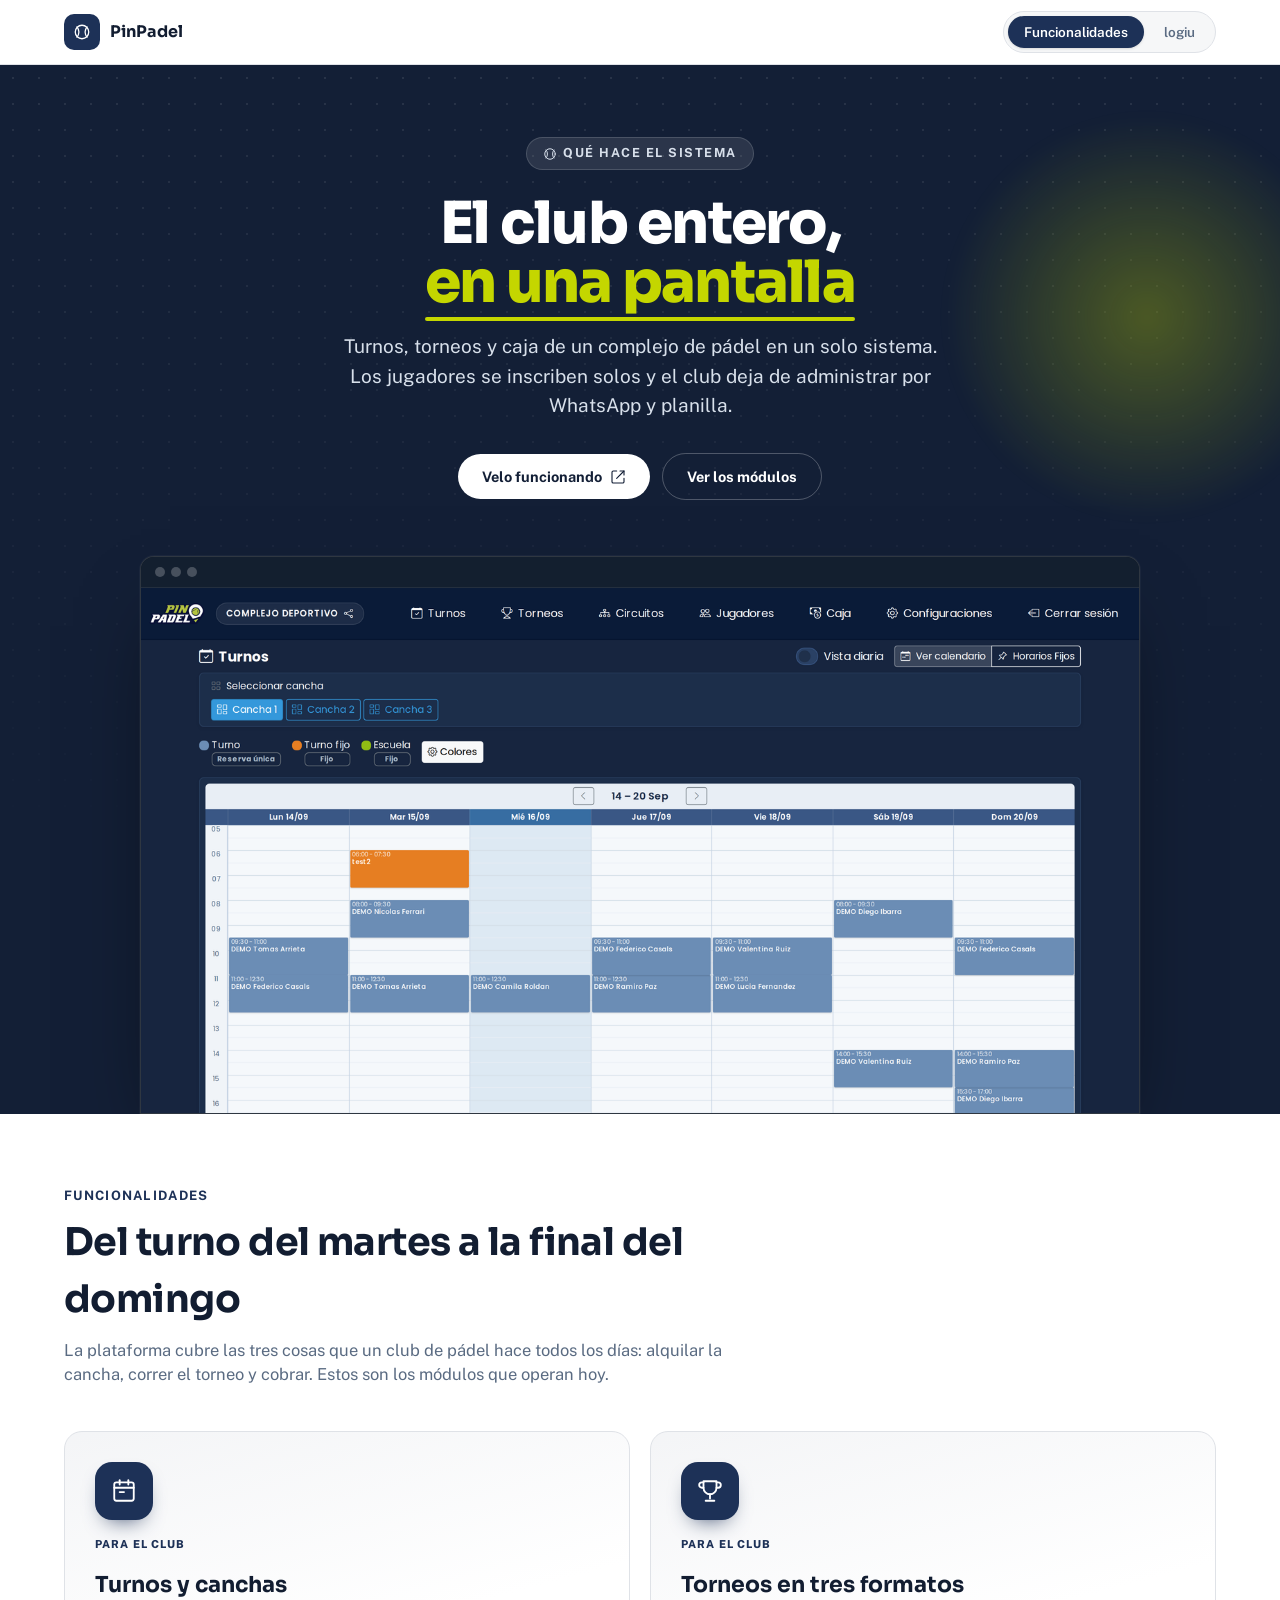
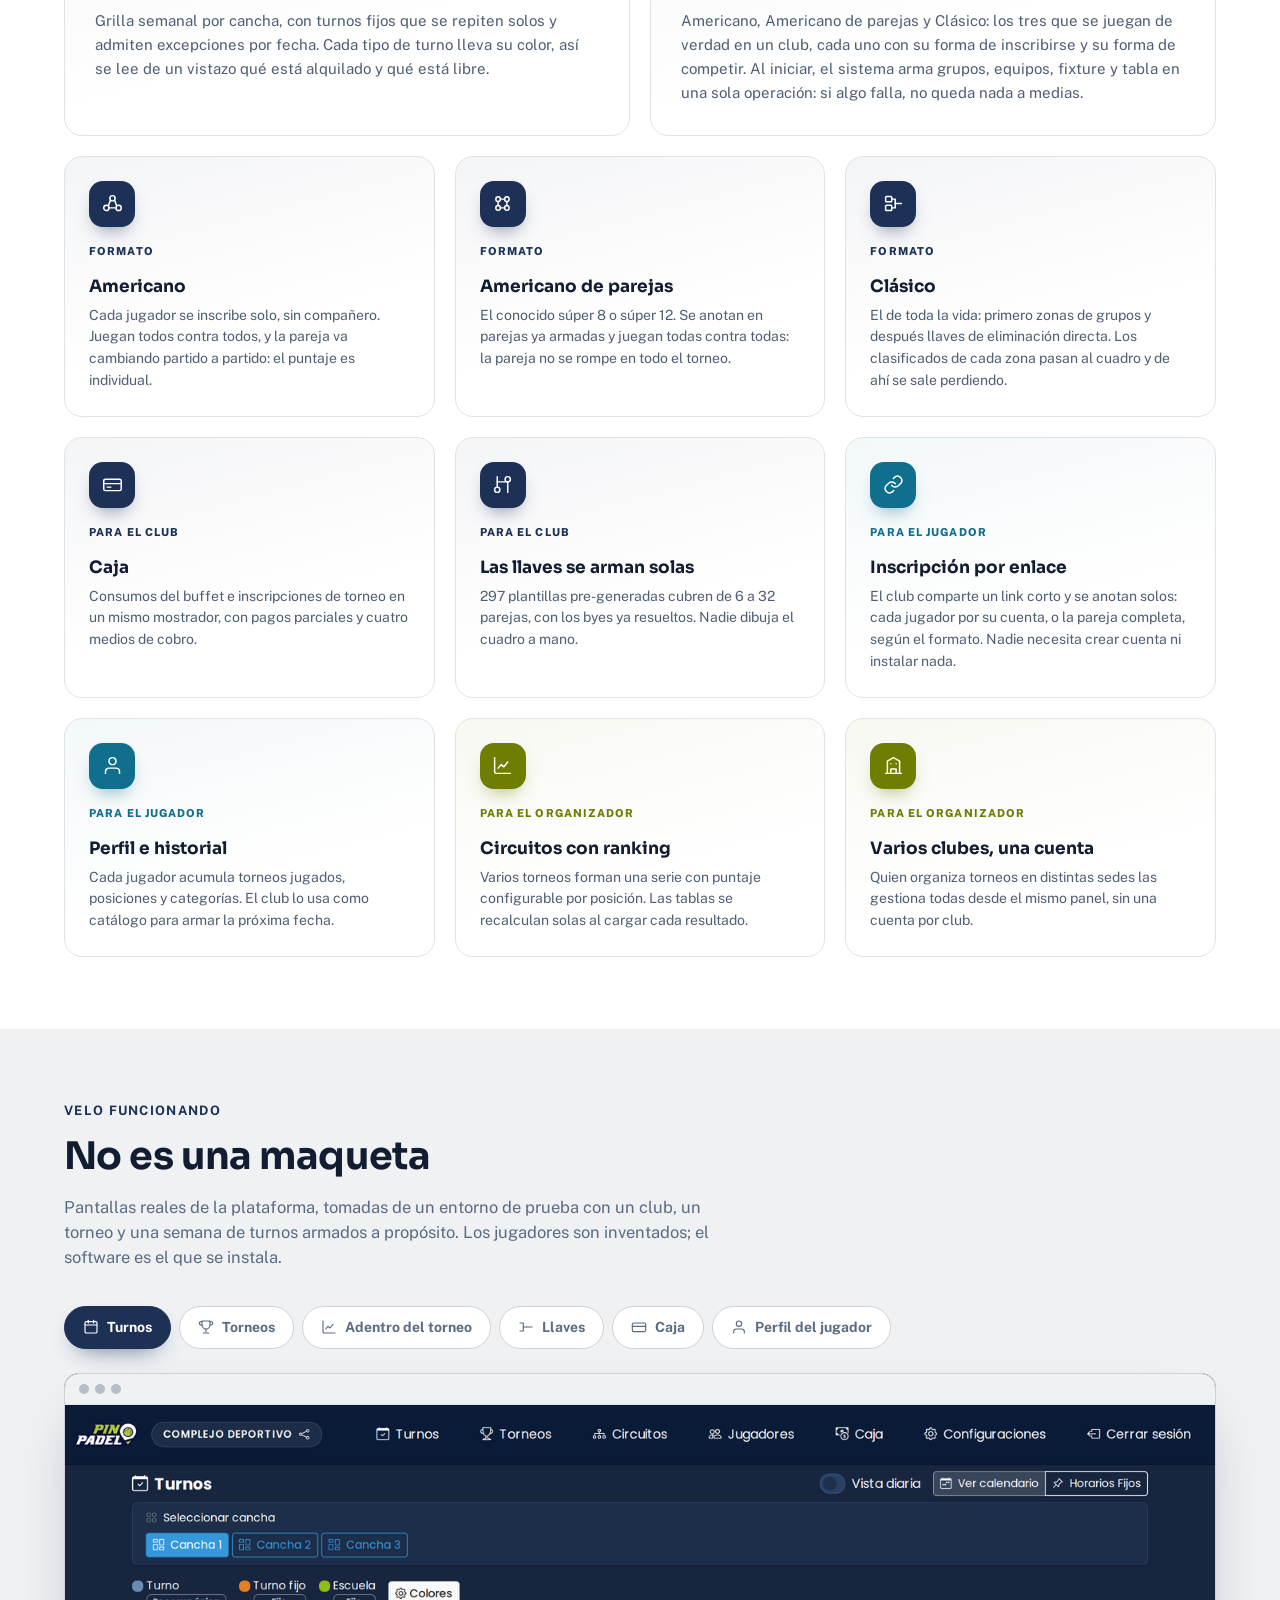
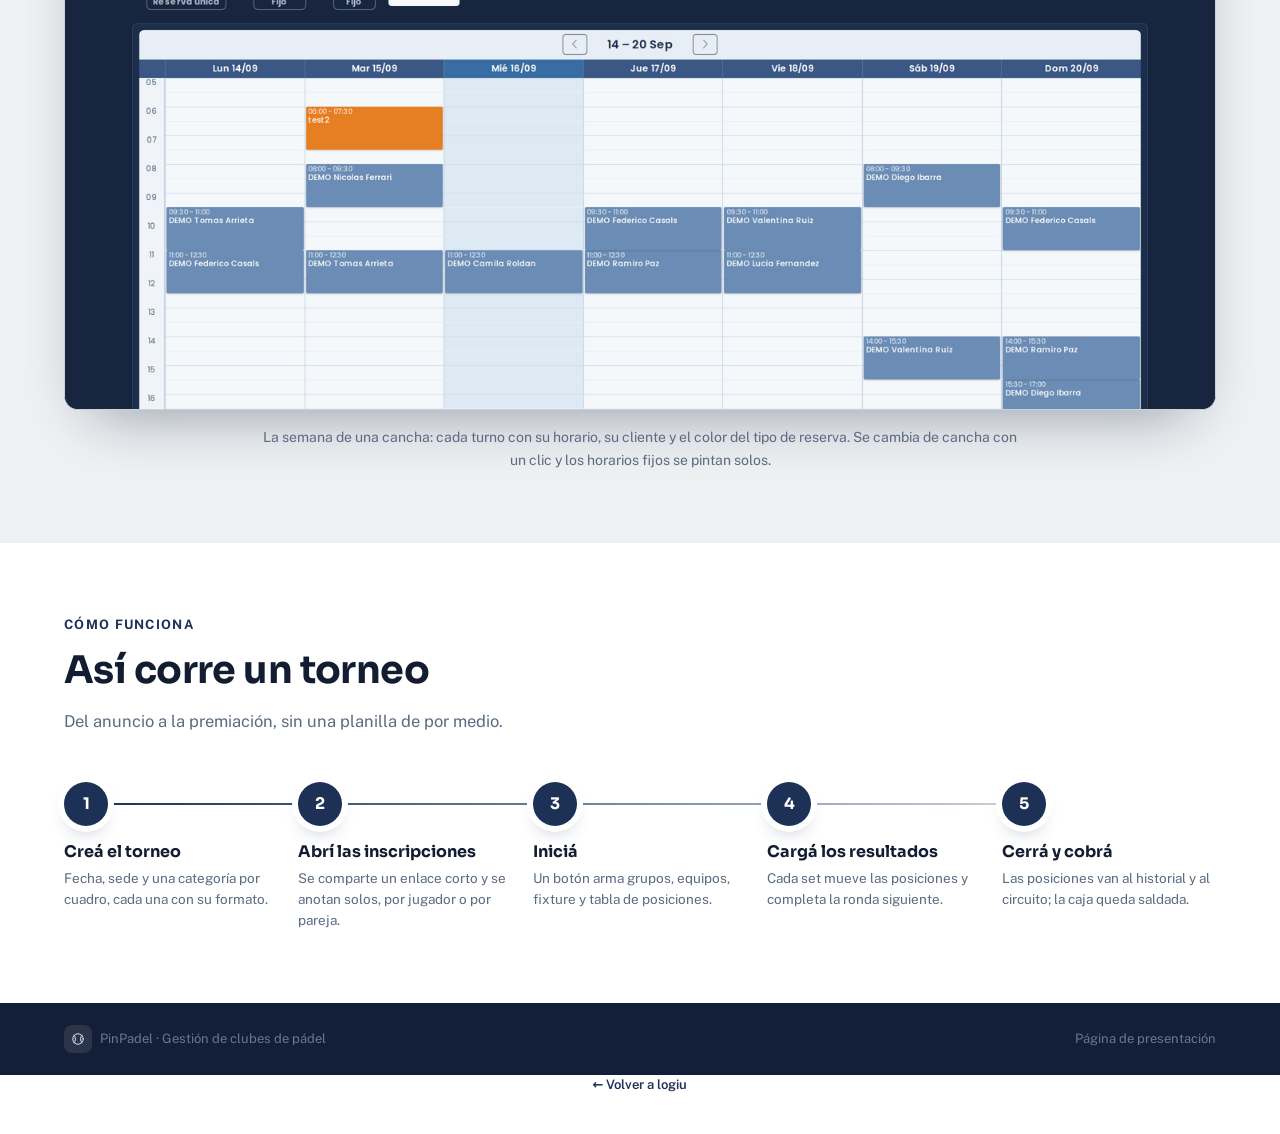
<file: pinpadel/index.html>
<!DOCTYPE html>
<html lang="es" class="h-full">
<head>
<meta charset="utf-8">
<title>PinPadel · logiu</title>
<meta name="viewport" content="width=device-width,initial-scale=1">
<meta name="description" content="Plataforma de gestión para clubes de pádel: turnos y canchas, torneos en tres formatos con llaves automáticas, caja e inscripciones por enlace.">
<meta property="og:title" content="PinPadel · logiu">
<meta property="og:description" content="Plataforma de gestión para clubes de pádel: turnos y canchas, torneos en tres formatos con llaves automáticas, caja e inscripciones por enlace.">
<meta property="og:type" content="website">
<meta property="og:url" content="https://logiu.com.ar/pinpadel">
<link rel="icon" href="icono.svg" type="image/svg+xml">
<link rel="preconnect" href="https://fonts.googleapis.com">
<link rel="preconnect" href="https://fonts.gstatic.com" crossorigin>
<link href="https://fonts.googleapis.com/css2?family=Sora:wght@500;600;700;800&display=swap" rel="stylesheet">
<link href="https://fonts.googleapis.com/css2?family=Public+Sans:wght@400;500;600;700&display=swap" rel="stylesheet">
<link rel="stylesheet" href="estilos.css">
<link rel="stylesheet" href="paleta.css">
</head>
<body class="landing h-full palette-pinpadel">
<div class="w-full overflow-x-hidden">

  <header class="sticky top-0 z-50 border-b border-[var(--l-200)] bg-white/90 backdrop-blur-md backdrop-saturate-150 print:hidden">
    <div class="mx-auto flex max-w-[1200px] flex-wrap items-center justify-between gap-3 px-4 py-[11px] sm:px-6">
      <span class="flex items-center gap-2.5">
        <span class="flex h-9 w-9 items-center justify-center rounded-[10px] bg-marca text-white"><svg width="18" height="18" viewBox="0 0 24 24" fill="none" stroke="currentColor" stroke-width="1.7" stroke-linecap="round" stroke-linejoin="round" aria-hidden="true" focusable="false"><circle cx="12" cy="12" r="9" /><path d="M5.2 5.2a10 10 0 0 1 0 13.6" /><path d="M18.8 5.2a10 10 0 0 0 0 13.6" /></svg></span>
        <span class="font-display text-[16px] font-bold text-ink">PinPadel</span>
      </span>

      <nav class="flex items-center gap-1 rounded-full border border-[var(--l-200)] bg-[var(--l-50)] p-1"
           aria-label="Secciones de la presentación">
          <a class="rounded-full px-4 py-1.5 text-[13.5px] font-semibold transition-colors bg-marca text-white shadow-sm" aria-current="page" href="./">Funcionalidades</a>
          <a class="rounded-full px-4 py-1.5 text-[13.5px] font-semibold transition-colors text-[#5a6b82] hover:text-marca" href="/">logiu</a>
      </nav>
    </div>
  </header>

  <section class="hero-oscuro relative overflow-hidden bg-[var(--l-dark)]">
    <div class="hero-malla pointer-events-none absolute inset-0"></div>
    <div class="hero-blob pointer-events-none absolute -right-[6%] top-[4%] h-[420px] w-[420px] rounded-full"></div>

    <div class="relative mx-auto max-w-[1200px] px-6 pb-0 pt-[72px]">
      <div class="mx-auto max-w-[760px] text-center" data-controller="reveal" data-reveal-stagger-value="90">
        <span data-reveal-item class="inline-flex items-center gap-1.5 rounded-full border border-white/15 bg-white/10 px-4 py-1.5 text-[12.5px] font-bold uppercase tracking-[0.12em] text-[var(--l-ondark)]">
          <svg width="14" height="14" viewBox="0 0 24 24" fill="none" stroke="currentColor" stroke-width="1.7" stroke-linecap="round" stroke-linejoin="round" aria-hidden="true" focusable="false"><circle cx="12" cy="12" r="9" /><path d="M5.2 5.2a10 10 0 0 1 0 13.6" /><path d="M18.8 5.2a10 10 0 0 0 0 13.6" /></svg> Qué hace el sistema
        </span>
        <h1 data-reveal-item class="mt-6 font-display text-[42px] font-extrabold leading-[1.02] tracking-[-0.03em] text-white sm:text-[58px]">
          El club entero,
          <span class="hero-destacado">en una pantalla</span>
        </h1>
        <p data-reveal-item class="mx-auto mt-5 max-w-[600px] text-[17px] leading-[1.55] text-[var(--l-ondark)] sm:text-[19px]">Turnos, torneos y caja de un complejo de pádel en un solo sistema. Los jugadores se inscriben solos y el club deja de administrar por WhatsApp y planilla.</p>
        <div data-reveal-item class="mt-8 flex flex-wrap items-center justify-center gap-3">
          <a class="btn-brillo inline-flex items-center gap-2 rounded-full bg-white px-6 py-3 text-[14.5px] font-bold text-[var(--l-dark)]" href="https://pinpadel.com" target="_blank" rel="noopener">
            Velo funcionando <svg width="16" height="16" viewBox="0 0 24 24" fill="none" stroke="currentColor" stroke-width="1.7" stroke-linecap="round" stroke-linejoin="round" aria-hidden="true" focusable="false"><path d="M15 3h6v6" /><path d="M10 14 21 3" /><path d="M21 14v5a2 2 0 0 1-2 2H5a2 2 0 0 1-2-2V5a2 2 0 0 1 2-2h5" /></svg>
</a>          <a href="#modulos" class="inline-flex items-center gap-2 rounded-full border border-white/25 px-6 py-3 text-[14.5px] font-bold text-white transition hover:bg-white/10">
            Ver los módulos
          </a>
        </div>
      </div>

      <div class="relative mx-auto mt-14 max-w-[1000px]" data-controller="reveal" data-hero-mockup>
        <div data-reveal-item class="mockup-marco">
          <span class="mockup-barra">
            <span class="mockup-punto"></span><span class="mockup-punto"></span><span class="mockup-punto"></span>
          </span>
          <img alt="Captura de la plataforma: grilla semanal de turnos por cancha" class="block w-full" loading="eager" decoding="async" src="capturas/turnos.png" />
        </div>
      </div>
    </div>
  </section>

  <section id="modulos" class="bg-white">
    <div class="mx-auto max-w-[1200px] px-6 py-[72px]">
      <div class="max-w-[680px]" data-controller="reveal">
        <span data-reveal-item class="block text-[13px] font-bold uppercase tracking-[0.1em] text-marca">Funcionalidades</span>
        <h2 data-reveal-item class="mt-2 font-display text-[32px] font-bold tracking-[-0.015em] text-ink sm:text-[38px]">Del turno del martes a la final del domingo</h2>
        <p data-reveal-item class="mt-[10px] text-[16.5px] text-[#5a6b82]">La plataforma cubre las tres cosas que un club de pádel hace todos los días: alquilar la cancha, correr el torneo y cobrar. Estos son los módulos que operan hoy.</p>
      </div>

      <div class="mt-11 grid grid-cols-1 gap-5 md:grid-cols-2" data-controller="reveal" data-reveal-stagger-value="110">
          <article data-reveal-item class="feature-card feature-card-xl familia-ciudadania">
            <span class="feature-icon feature-icon-xl"><svg width="26" height="26" viewBox="0 0 24 24" fill="none" stroke="currentColor" stroke-width="1.7" stroke-linecap="round" stroke-linejoin="round" aria-hidden="true" focusable="false"><rect x="3" y="4" width="18" height="17" rx="2" /><path d="M3 9h18" /><path d="M8 2v4" /><path d="M16 2v4" /><path d="M8 13h4" /></svg></span>
            <span class="feature-familia">Para el club</span>
            <h3 class="mt-4 font-display text-[22px] font-bold leading-tight text-ink">Turnos y canchas</h3>
            <p class="mt-2.5 text-[15px] leading-[1.6] text-[#4f5e74]">Grilla semanal por cancha, con turnos fijos que se repiten solos y admiten excepciones por fecha. Cada tipo de turno lleva su color, así se lee de un vistazo qué está alquilado y qué está libre.</p>
          </article>
          <article data-reveal-item class="feature-card feature-card-xl familia-ciudadania">
            <span class="feature-icon feature-icon-xl"><svg width="26" height="26" viewBox="0 0 24 24" fill="none" stroke="currentColor" stroke-width="1.7" stroke-linecap="round" stroke-linejoin="round" aria-hidden="true" focusable="false"><path d="M6 9H4.5a2.5 2.5 0 0 1 0-5H6" /><path d="M18 9h1.5a2.5 2.5 0 0 0 0-5H18" /><path d="M6 3h12v6a6 6 0 0 1-12 0z" /><path d="M12 15v4" /><path d="M8 21h8" /></svg></span>
            <span class="feature-familia">Para el club</span>
            <h3 class="mt-4 font-display text-[22px] font-bold leading-tight text-ink">Torneos en tres formatos</h3>
            <p class="mt-2.5 text-[15px] leading-[1.6] text-[#4f5e74]">Americano, Americano de parejas y Clásico: los tres que se juegan de verdad en un club, cada uno con su forma de inscribirse y su forma de competir. Al iniciar, el sistema arma grupos, equipos, fixture y tabla en una sola operación: si algo falla, no queda nada a medias.</p>
          </article>
      </div>

      <div class="mt-5 grid grid-cols-1 gap-5 sm:grid-cols-2 lg:grid-cols-3" data-controller="reveal" data-reveal-stagger-value="110">
          <article data-reveal-item class="feature-card familia-ciudadania">
            <span class="feature-icon"><svg width="21" height="21" viewBox="0 0 24 24" fill="none" stroke="currentColor" stroke-width="1.7" stroke-linecap="round" stroke-linejoin="round" aria-hidden="true" focusable="false"><circle cx="12" cy="6" r="3" /><circle cx="5" cy="17" r="3" /><circle cx="19" cy="17" r="3" /><path d="M9.6 8.2L7.4 14.3" /><path d="M14.4 8.2l2.2 6.1" /><path d="M8 17h8" /></svg></span>
            <span class="feature-familia">Formato</span>
            <h3 class="mt-3.5 font-display text-[17px] font-bold leading-tight text-ink">Americano</h3>
            <p class="mt-2 text-[14px] leading-[1.55] text-[#4f5e74]">Cada jugador se inscribe solo, sin compañero. Juegan todos contra todos, y la pareja va cambiando partido a partido: el puntaje es individual.</p>
          </article>
          <article data-reveal-item class="feature-card familia-ciudadania">
            <span class="feature-icon"><svg width="21" height="21" viewBox="0 0 24 24" fill="none" stroke="currentColor" stroke-width="1.7" stroke-linecap="round" stroke-linejoin="round" aria-hidden="true" focusable="false"><circle cx="7" cy="7" r="2.6" /><circle cx="17" cy="7" r="2.6" /><circle cx="7" cy="17" r="2.6" /><circle cx="17" cy="17" r="2.6" /><path d="M9.6 7h4.8" /><path d="M9.6 17h4.8" /><path d="M7 9.6v4.8" /><path d="M17 9.6v4.8" /></svg></span>
            <span class="feature-familia">Formato</span>
            <h3 class="mt-3.5 font-display text-[17px] font-bold leading-tight text-ink">Americano de parejas</h3>
            <p class="mt-2 text-[14px] leading-[1.55] text-[#4f5e74]">El conocido súper 8 o súper 12. Se anotan en parejas ya armadas y juegan todas contra todas: la pareja no se rompe en todo el torneo.</p>
          </article>
          <article data-reveal-item class="feature-card familia-ciudadania">
            <span class="feature-icon"><svg width="21" height="21" viewBox="0 0 24 24" fill="none" stroke="currentColor" stroke-width="1.7" stroke-linecap="round" stroke-linejoin="round" aria-hidden="true" focusable="false"><rect x="3" y="4" width="7" height="6" rx="1" /><rect x="3" y="14" width="7" height="6" rx="1" /><path d="M10 7h4v10h-4" /><path d="M14 12h7" /></svg></span>
            <span class="feature-familia">Formato</span>
            <h3 class="mt-3.5 font-display text-[17px] font-bold leading-tight text-ink">Clásico</h3>
            <p class="mt-2 text-[14px] leading-[1.55] text-[#4f5e74]">El de toda la vida: primero zonas de grupos y después llaves de eliminación directa. Los clasificados de cada zona pasan al cuadro y de ahí se sale perdiendo.</p>
          </article>
      </div>

      <div class="mt-5 grid grid-cols-1 gap-5 sm:grid-cols-2 lg:grid-cols-3" data-controller="reveal">
          <article data-reveal-item class="feature-card familia-ciudadania">
            <span class="feature-icon"><svg width="21" height="21" viewBox="0 0 24 24" fill="none" stroke="currentColor" stroke-width="1.7" stroke-linecap="round" stroke-linejoin="round" aria-hidden="true" focusable="false"><rect x="2" y="6" width="20" height="13" rx="2" /><path d="M2 11h20" /><path d="M6 15h4" /></svg></span>
            <span class="feature-familia">Para el club</span>
            <h3 class="mt-3.5 font-display text-[17px] font-bold leading-tight text-ink">Caja</h3>
            <p class="mt-2 text-[14px] leading-[1.55] text-[#4f5e74]">Consumos del buffet e inscripciones de torneo en un mismo mostrador, con pagos parciales y cuatro medios de cobro.</p>
          </article>
          <article data-reveal-item class="feature-card familia-ciudadania">
            <span class="feature-icon"><svg width="21" height="21" viewBox="0 0 24 24" fill="none" stroke="currentColor" stroke-width="1.7" stroke-linecap="round" stroke-linejoin="round" aria-hidden="true" focusable="false"><path d="M6 3v12" /><path d="M18 9v12" /><path d="M6 15a3 3 0 1 0 0 6 3 3 0 0 0 0-6z" /><path d="M18 3a3 3 0 1 0 0 6 3 3 0 0 0 0-6z" /><path d="M6 9h12" /></svg></span>
            <span class="feature-familia">Para el club</span>
            <h3 class="mt-3.5 font-display text-[17px] font-bold leading-tight text-ink">Las llaves se arman solas</h3>
            <p class="mt-2 text-[14px] leading-[1.55] text-[#4f5e74]">297 plantillas pre-generadas cubren de 6 a 32 parejas, con los byes ya resueltos. Nadie dibuja el cuadro a mano.</p>
          </article>
          <article data-reveal-item class="feature-card familia-operacion">
            <span class="feature-icon"><svg width="21" height="21" viewBox="0 0 24 24" fill="none" stroke="currentColor" stroke-width="1.7" stroke-linecap="round" stroke-linejoin="round" aria-hidden="true" focusable="false"><path d="M10 13a5 5 0 0 0 7.5.5l3-3a5 5 0 0 0-7-7l-1.7 1.7" /><path d="M14 11a5 5 0 0 0-7.5-.5l-3 3a5 5 0 0 0 7 7l1.7-1.7" /></svg></span>
            <span class="feature-familia">Para el jugador</span>
            <h3 class="mt-3.5 font-display text-[17px] font-bold leading-tight text-ink">Inscripción por enlace</h3>
            <p class="mt-2 text-[14px] leading-[1.55] text-[#4f5e74]">El club comparte un link corto y se anotan solos: cada jugador por su cuenta, o la pareja completa, según el formato. Nadie necesita crear cuenta ni instalar nada.</p>
          </article>
          <article data-reveal-item class="feature-card familia-operacion">
            <span class="feature-icon"><svg width="21" height="21" viewBox="0 0 24 24" fill="none" stroke="currentColor" stroke-width="1.7" stroke-linecap="round" stroke-linejoin="round" aria-hidden="true" focusable="false"><path d="M20 21v-2a4 4 0 0 0-4-4H8a4 4 0 0 0-4 4v2" /><path d="M12 11a4 4 0 1 0 0-8 4 4 0 0 0 0 8z" /></svg></span>
            <span class="feature-familia">Para el jugador</span>
            <h3 class="mt-3.5 font-display text-[17px] font-bold leading-tight text-ink">Perfil e historial</h3>
            <p class="mt-2 text-[14px] leading-[1.55] text-[#4f5e74]">Cada jugador acumula torneos jugados, posiciones y categorías. El club lo usa como catálogo para armar la próxima fecha.</p>
          </article>
          <article data-reveal-item class="feature-card familia-control">
            <span class="feature-icon"><svg width="21" height="21" viewBox="0 0 24 24" fill="none" stroke="currentColor" stroke-width="1.7" stroke-linecap="round" stroke-linejoin="round" aria-hidden="true" focusable="false"><path d="M3 3v16a2 2 0 0 0 2 2h16" /><path d="M7 15l3.5-4 3 2.5L18 8" /></svg></span>
            <span class="feature-familia">Para el organizador</span>
            <h3 class="mt-3.5 font-display text-[17px] font-bold leading-tight text-ink">Circuitos con ranking</h3>
            <p class="mt-2 text-[14px] leading-[1.55] text-[#4f5e74]">Varios torneos forman una serie con puntaje configurable por posición. Las tablas se recalculan solas al cargar cada resultado.</p>
          </article>
          <article data-reveal-item class="feature-card familia-control">
            <span class="feature-icon"><svg width="21" height="21" viewBox="0 0 24 24" fill="none" stroke="currentColor" stroke-width="1.7" stroke-linecap="round" stroke-linejoin="round" aria-hidden="true" focusable="false"><path d="M3 21h18" /><path d="M5 21V7l7-4 7 4v14" /><path d="M9 21v-5h6v5" /><path d="M9 10h.01" /><path d="M15 10h.01" /></svg></span>
            <span class="feature-familia">Para el organizador</span>
            <h3 class="mt-3.5 font-display text-[17px] font-bold leading-tight text-ink">Varios clubes, una cuenta</h3>
            <p class="mt-2 text-[14px] leading-[1.55] text-[#4f5e74]">Quien organiza torneos en distintas sedes las gestiona todas desde el mismo panel, sin una cuenta por club.</p>
          </article>
      </div>
    </div>
  </section>

  <section id="galeria" class="bg-[var(--l-100)]">
    <div class="mx-auto max-w-[1200px] px-6 py-[72px]">
      <div class="max-w-[680px]" data-controller="reveal">
        <span data-reveal-item class="block text-[13px] font-bold uppercase tracking-[0.1em] text-marca">Velo funcionando</span>
        <h2 data-reveal-item class="mt-2 font-display text-[32px] font-bold tracking-[-0.015em] text-ink sm:text-[38px]">No es una maqueta</h2>
        <p data-reveal-item class="mt-[10px] text-[16.5px] text-[#5a6b82]">Pantallas reales de la plataforma, tomadas de un entorno de prueba con un club, un torneo y una semana de turnos armados a propósito. Los jugadores son inventados; el software es el que se instala.</p>
      </div>

      <div class="mt-9" data-controller="tabs" data-tabs-param-value="pantalla">
        <div class="flex flex-wrap gap-2" role="tablist">
            <button type="button" role="tab"
                    data-tabs-target="tab" data-tab-name="turnos"
                    data-action="tabs#select keydown.right->tabs#siguiente keydown.left->tabs#anterior"
                    class="galeria-tab">
              <svg width="16" height="16" viewBox="0 0 24 24" fill="none" stroke="currentColor" stroke-width="1.7" stroke-linecap="round" stroke-linejoin="round" aria-hidden="true" focusable="false"><rect x="3" y="4" width="18" height="17" rx="2" /><path d="M3 9h18" /><path d="M8 2v4" /><path d="M16 2v4" /></svg> Turnos
            </button>
            <button type="button" role="tab"
                    data-tabs-target="tab" data-tab-name="torneos"
                    data-action="tabs#select keydown.right->tabs#siguiente keydown.left->tabs#anterior"
                    class="galeria-tab">
              <svg width="16" height="16" viewBox="0 0 24 24" fill="none" stroke="currentColor" stroke-width="1.7" stroke-linecap="round" stroke-linejoin="round" aria-hidden="true" focusable="false"><path d="M6 9H4.5a2.5 2.5 0 0 1 0-5H6" /><path d="M18 9h1.5a2.5 2.5 0 0 0 0-5H18" /><path d="M6 3h12v6a6 6 0 0 1-12 0z" /><path d="M12 15v4" /><path d="M8 21h8" /></svg> Torneos
            </button>
            <button type="button" role="tab"
                    data-tabs-target="tab" data-tab-name="torneo"
                    data-action="tabs#select keydown.right->tabs#siguiente keydown.left->tabs#anterior"
                    class="galeria-tab">
              <svg width="16" height="16" viewBox="0 0 24 24" fill="none" stroke="currentColor" stroke-width="1.7" stroke-linecap="round" stroke-linejoin="round" aria-hidden="true" focusable="false"><path d="M3 3v16a2 2 0 0 0 2 2h16" /><path d="M7 15l3.5-4 3 2.5L18 8" /></svg> Adentro del torneo
            </button>
            <button type="button" role="tab"
                    data-tabs-target="tab" data-tab-name="llaves"
                    data-action="tabs#select keydown.right->tabs#siguiente keydown.left->tabs#anterior"
                    class="galeria-tab">
              <svg width="16" height="16" viewBox="0 0 24 24" fill="none" stroke="currentColor" stroke-width="1.7" stroke-linecap="round" stroke-linejoin="round" aria-hidden="true" focusable="false"><path d="M3 6h5v6h5" /><path d="M3 18h5v-6" /><path d="M13 12h8" /></svg> Llaves
            </button>
            <button type="button" role="tab"
                    data-tabs-target="tab" data-tab-name="caja"
                    data-action="tabs#select keydown.right->tabs#siguiente keydown.left->tabs#anterior"
                    class="galeria-tab">
              <svg width="16" height="16" viewBox="0 0 24 24" fill="none" stroke="currentColor" stroke-width="1.7" stroke-linecap="round" stroke-linejoin="round" aria-hidden="true" focusable="false"><rect x="2" y="6" width="20" height="13" rx="2" /><path d="M2 11h20" /></svg> Caja
            </button>
            <button type="button" role="tab"
                    data-tabs-target="tab" data-tab-name="perfil"
                    data-action="tabs#select keydown.right->tabs#siguiente keydown.left->tabs#anterior"
                    class="galeria-tab">
              <svg width="16" height="16" viewBox="0 0 24 24" fill="none" stroke="currentColor" stroke-width="1.7" stroke-linecap="round" stroke-linejoin="round" aria-hidden="true" focusable="false"><path d="M20 21v-2a4 4 0 0 0-4-4H8a4 4 0 0 0-4 4v2" /><path d="M12 11a4 4 0 1 0 0-8 4 4 0 0 0 0 8z" /></svg> Perfil del jugador
            </button>
        </div>

          <div data-tabs-target="panel" data-tab-name="turnos" role="tabpanel" class="mt-6">
            <div class="mockup-marco mockup-marco-claro">
              <span class="mockup-barra">
                <span class="mockup-punto"></span><span class="mockup-punto"></span><span class="mockup-punto"></span>
              </span>
              <img alt="Captura de la plataforma: grilla semanal de turnos" class="block w-full" loading="lazy" decoding="async" src="capturas/turnos.png" />
            </div>
            <p class="mx-auto mt-4 max-w-[760px] text-center text-[14px] leading-[1.6] text-[#5a6b82]">La semana de una cancha: cada turno con su horario, su cliente y el color del tipo de reserva. Se cambia de cancha con un clic y los horarios fijos se pintan solos.</p>
          </div>
          <div data-tabs-target="panel" data-tab-name="torneos" role="tabpanel" class="mt-6">
            <div class="mockup-marco mockup-marco-claro">
              <span class="mockup-barra">
                <span class="mockup-punto"></span><span class="mockup-punto"></span><span class="mockup-punto"></span>
              </span>
              <img alt="Captura de la plataforma: listado de torneos del club" class="block w-full" loading="lazy" decoding="async" src="capturas/torneos.png" />
            </div>
            <p class="mx-auto mt-4 max-w-[760px] text-center text-[14px] leading-[1.6] text-[#5a6b82]">Los torneos del club con sus categorías y el formato de cada una. Un torneo puede correr varias categorías a la vez, cada una con su propio cuadro.</p>
          </div>
          <div data-tabs-target="panel" data-tab-name="torneo" role="tabpanel" class="mt-6">
            <div class="mockup-marco mockup-marco-claro">
              <span class="mockup-barra">
                <span class="mockup-punto"></span><span class="mockup-punto"></span><span class="mockup-punto"></span>
              </span>
              <img alt="Captura de la plataforma: tabla de posiciones dentro de una categoría" class="block w-full" loading="lazy" decoding="async" src="capturas/torneo.png" />
            </div>
            <p class="mx-auto mt-4 max-w-[760px] text-center text-[14px] leading-[1.6] text-[#5a6b82]">Adentro de una categoría: detalles, inscriptos, posiciones y partidos en cuatro pestañas. La tabla se reordena sola con cada resultado cargado.</p>
          </div>

          <div data-tabs-target="panel" data-tab-name="llaves" role="tabpanel" class="mt-6">
            <div class="mockup-marco mockup-marco-claro">
              <span class="mockup-barra">
                <span class="mockup-punto"></span><span class="mockup-punto"></span><span class="mockup-punto"></span>
              </span>
              <img alt="Captura de la plataforma: cuadro de llaves eliminatorias" class="block w-full" loading="lazy" decoding="async" src="capturas/llaves.png" />
            </div>
            <p class="mx-auto mt-4 max-w-[760px] text-center text-[14px] leading-[1.6] text-[#5a6b82]">El cuadro de eliminación con los resultados por set y la cancha asignada a cada partido. Al cargar un resultado, el ganador aparece en la ronda siguiente.</p>
          </div>
          <div data-tabs-target="panel" data-tab-name="caja" role="tabpanel" class="mt-6">
            <div class="mockup-marco mockup-marco-claro">
              <span class="mockup-barra">
                <span class="mockup-punto"></span><span class="mockup-punto"></span><span class="mockup-punto"></span>
              </span>
              <img alt="Captura de la plataforma: ventas pendientes en la caja" class="block w-full" loading="lazy" decoding="async" src="capturas/caja.png" />
            </div>
            <p class="mx-auto mt-4 max-w-[760px] text-center text-[14px] leading-[1.6] text-[#5a6b82]">Lo que falta cobrar, en una sola pantalla: consumos del buffet e inscripciones de torneo, con el detalle de cada venta y el total pendiente del día.</p>
          </div>
          <div data-tabs-target="panel" data-tab-name="perfil" role="tabpanel" class="mt-6">
            <div class="mockup-marco mockup-marco-claro">
              <span class="mockup-barra">
                <span class="mockup-punto"></span><span class="mockup-punto"></span><span class="mockup-punto"></span>
              </span>
              <img alt="Captura de la plataforma: perfil de un jugador con su historial" class="block w-full" loading="lazy" decoding="async" src="capturas/perfil.png" />
            </div>
            <p class="mx-auto mt-4 max-w-[760px] text-center text-[14px] leading-[1.6] text-[#5a6b82]">El perfil de un jugador: torneos jugados, posición en cada uno y cuándo fue el último. Se arma solo con los resultados que el club va cargando.</p>
          </div>
      </div>
    </div>
  </section>

  <section class="bg-white">
    <div class="mx-auto max-w-[1200px] px-6 py-[72px]">
      <div class="max-w-[680px]" data-controller="reveal">
        <span data-reveal-item class="block text-[13px] font-bold uppercase tracking-[0.1em] text-marca">Cómo funciona</span>
        <h2 data-reveal-item class="mt-2 font-display text-[32px] font-bold tracking-[-0.015em] text-ink sm:text-[38px]">Así corre un torneo</h2>
        <p data-reveal-item class="mt-[10px] text-[16.5px] text-[#5a6b82]">Del anuncio a la premiación, sin una planilla de por medio.</p>
      </div>

      <ol class="linea-tiempo mt-12" data-controller="reveal" data-reveal-stagger-value="120">
          <li data-reveal-item class="paso">
            <span class="paso-nodo">1</span>
            <h3 class="mt-4 font-display text-[16px] font-bold leading-tight text-ink">Creá el torneo</h3>
            <p class="mt-1.5 text-[13.5px] leading-[1.55] text-[#5a6b82]">Fecha, sede y una categoría por cuadro, cada una con su formato.</p>
          </li>
          <li data-reveal-item class="paso">
            <span class="paso-nodo">2</span>
            <h3 class="mt-4 font-display text-[16px] font-bold leading-tight text-ink">Abrí las inscripciones</h3>
            <p class="mt-1.5 text-[13.5px] leading-[1.55] text-[#5a6b82]">Se comparte un enlace corto y se anotan solos, por jugador o por pareja.</p>
          </li>
          <li data-reveal-item class="paso">
            <span class="paso-nodo">3</span>
            <h3 class="mt-4 font-display text-[16px] font-bold leading-tight text-ink">Iniciá</h3>
            <p class="mt-1.5 text-[13.5px] leading-[1.55] text-[#5a6b82]">Un botón arma grupos, equipos, fixture y tabla de posiciones.</p>
          </li>
          <li data-reveal-item class="paso">
            <span class="paso-nodo">4</span>
            <h3 class="mt-4 font-display text-[16px] font-bold leading-tight text-ink">Cargá los resultados</h3>
            <p class="mt-1.5 text-[13.5px] leading-[1.55] text-[#5a6b82]">Cada set mueve las posiciones y completa la ronda siguiente.</p>
          </li>
          <li data-reveal-item class="paso">
            <span class="paso-nodo">5</span>
            <h3 class="mt-4 font-display text-[16px] font-bold leading-tight text-ink">Cerrá y cobrá</h3>
            <p class="mt-1.5 text-[13.5px] leading-[1.55] text-[#5a6b82]">Las posiciones van al historial y al circuito; la caja queda saldada.</p>
          </li>
      </ol>
    </div>
  </section>

  <footer class="bg-[var(--l-dark)] text-[var(--l-ondark-dim)]">
    <div class="mx-auto flex max-w-[1200px] flex-wrap items-center justify-between gap-4 px-6 py-[22px] text-[13px]">
      <span class="flex items-center gap-2">
        <span class="flex h-7 w-7 items-center justify-center rounded-lg bg-white/10 text-[var(--l-ondark)]"><svg width="14" height="14" viewBox="0 0 24 24" fill="none" stroke="currentColor" stroke-width="1.7" stroke-linecap="round" stroke-linejoin="round" aria-hidden="true" focusable="false"><circle cx="12" cy="12" r="9" /><path d="M5.2 5.2a10 10 0 0 1 0 13.6" /><path d="M18.8 5.2a10 10 0 0 0 0 13.6" /></svg></span>
        PinPadel · Gestión de clubes de pádel
      </span>
      <span>Página de presentación</span>
    </div>
  </footer>

</div>

<p class="mx-auto max-w-[1200px] px-6 pb-10 text-center text-[13px] text-[#8b97a8]"><a class="font-semibold text-marca hover:underline" href="/">← Volver a logiu</a></p>
<script>
(function () {
  var reduce = window.matchMedia('(prefers-reduced-motion: reduce)').matches;
  var haveIO = 'IntersectionObserver' in window;

  // reveal_controller.js
  document.querySelectorAll('[data-controller~="reveal"]').forEach(function (root) {
    var items = root.querySelectorAll('[data-reveal-item]');
    if (!items.length) items = [root];
    items = Array.prototype.slice.call(items);
    if (!haveIO || reduce) {
      items.forEach(function (i) { i.classList.add('is-revealed'); });
      return;
    }
    var stagger = parseInt(root.dataset.revealStaggerValue || '70', 10);
    items.forEach(function (i) { i.classList.add('reveal-pending'); });
    var obs = new IntersectionObserver(function (entries) {
      entries.forEach(function (e) {
        if (!e.isIntersecting) return;
        e.target.style.setProperty('--reveal-delay', (items.indexOf(e.target) * stagger) + 'ms');
        e.target.classList.add('is-revealed');
        obs.unobserve(e.target);
      });
    }, { threshold: 0.15, rootMargin: '0px 0px -8% 0px' });
    items.forEach(function (i) { obs.observe(i); });
  });

  // Acá iba el `contador_controller.js` de la sección de cifras. Esa sección se
  // sacó, así que no quedó nada que contar.

  // tabs_controller.js (subconjunto: sin anidamiento ni turbo-frames)
  document.querySelectorAll('[data-controller~="tabs"]').forEach(function (root) {
    var tabs = Array.prototype.slice.call(root.querySelectorAll('[data-tabs-target~="tab"]'));
    var panels = Array.prototype.slice.call(root.querySelectorAll('[data-tabs-target~="panel"]'));
    if (!tabs.length) return;
    function show(name) {
      panels.forEach(function (p) { p.classList.toggle('hidden', p.dataset.tabName !== name); });
      tabs.forEach(function (t) {
        var activo = t.dataset.tabName === name;
        t.classList.toggle('tab-active', activo);
        t.setAttribute('aria-selected', activo);
        t.tabIndex = activo ? 0 : -1;
      });
    }
    function mover(e, delta) {
      var actual = tabs.findIndex(function (t) { return t.classList.contains('tab-active'); });
      if (actual === -1) return;
      e.preventDefault();
      var prox = tabs[(actual + delta + tabs.length) % tabs.length];
      prox.focus(); prox.click();
    }
    tabs.forEach(function (t) {
      t.addEventListener('click', function () { show(t.dataset.tabName); });
      t.addEventListener('keydown', function (e) {
        if (e.key === 'ArrowRight') mover(e, +1);
        if (e.key === 'ArrowLeft') mover(e, -1);
      });
    });
    show(tabs[0].dataset.tabName);
  });
})();
</script>
</body>
</html>
</file>
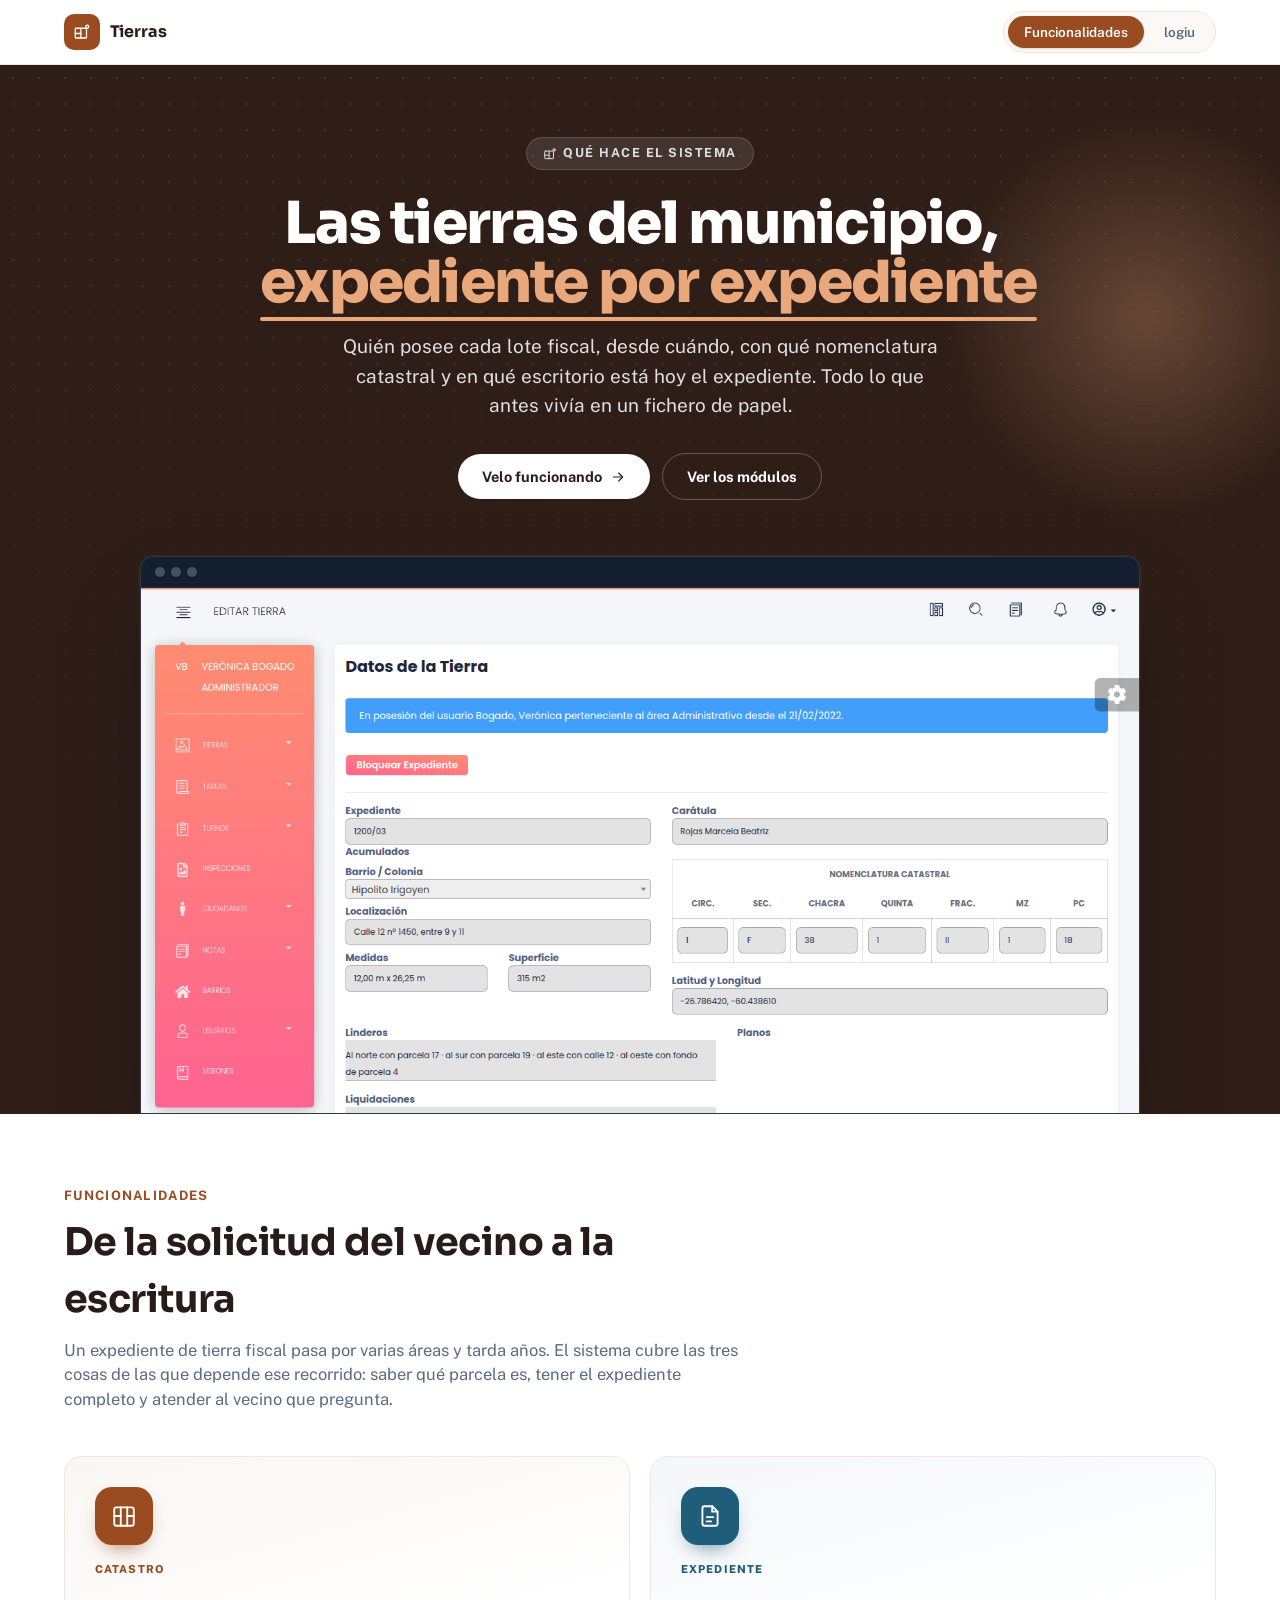
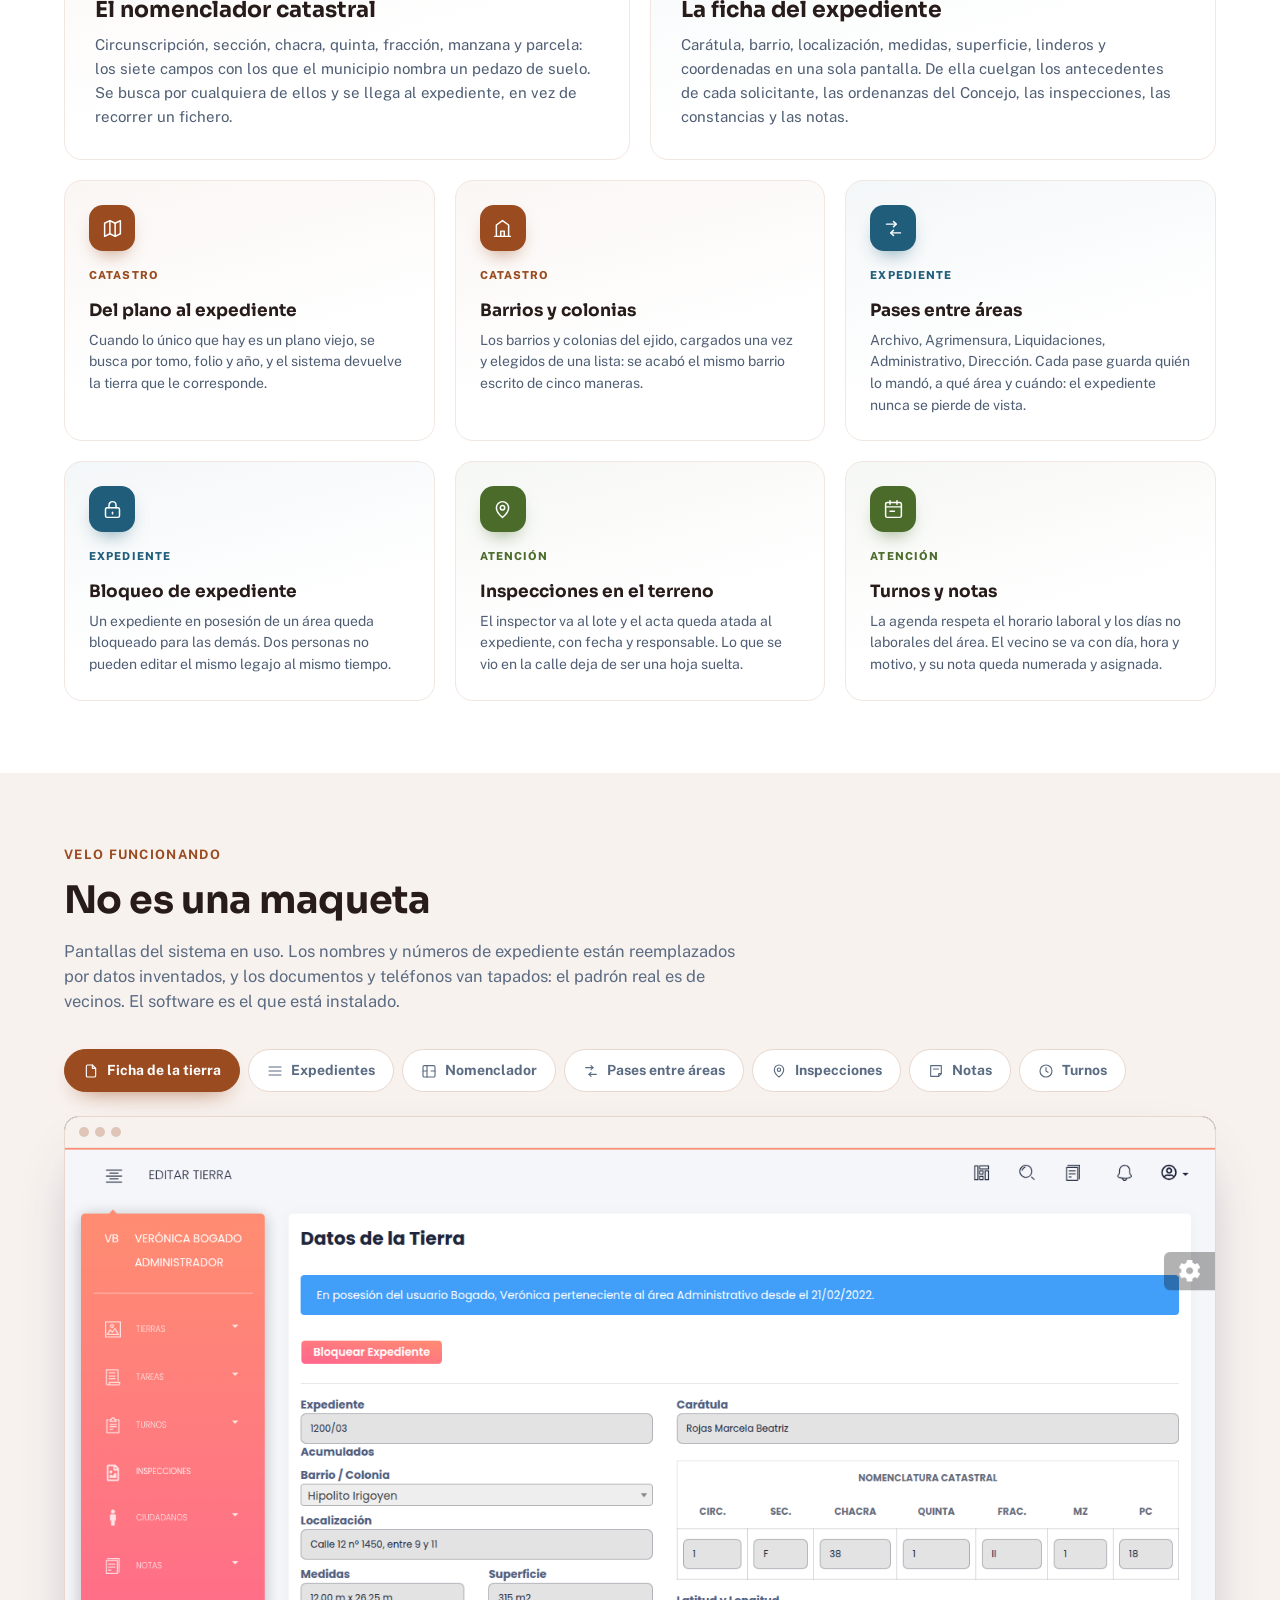
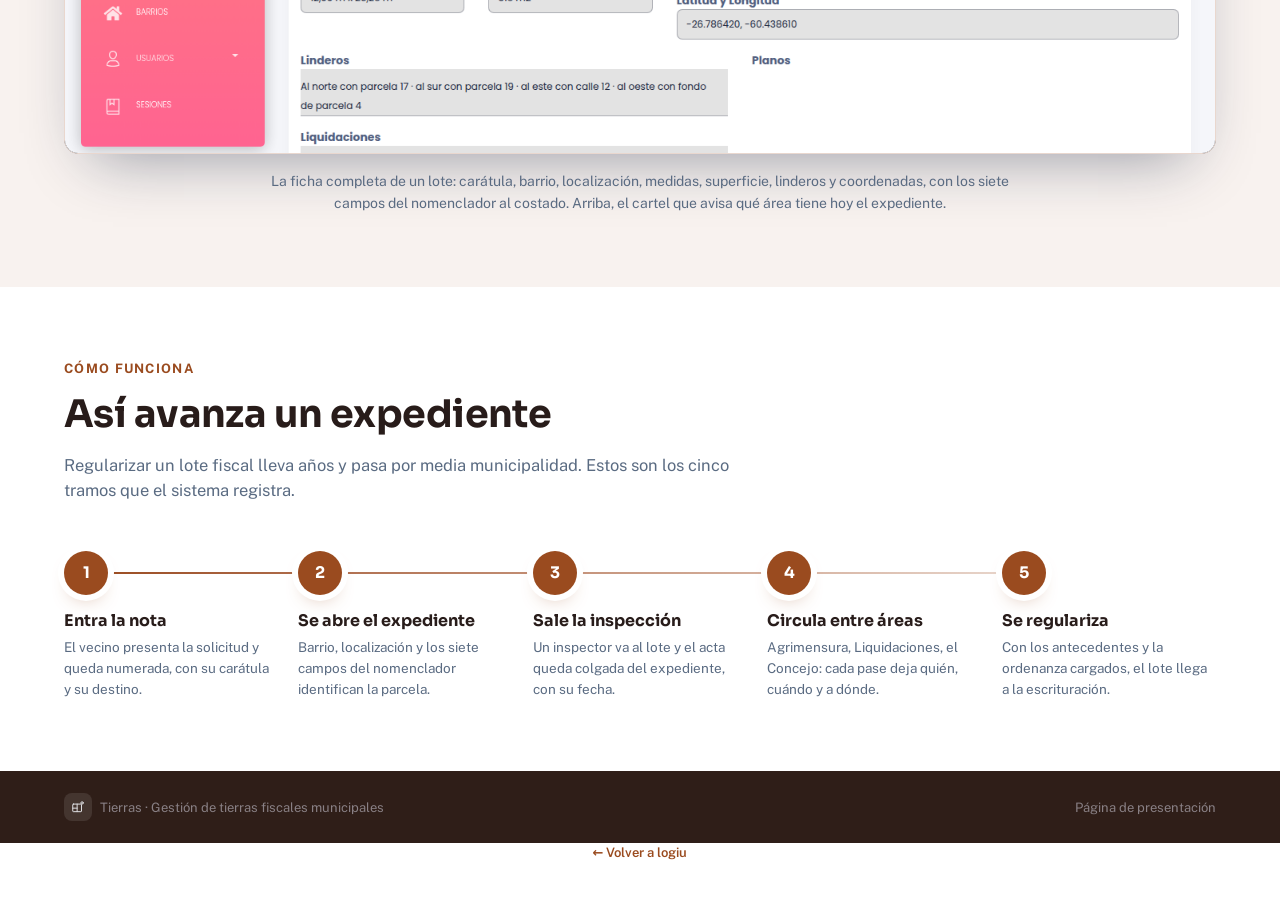
<file: tierras/index.html>
<!DOCTYPE html>
<html lang="es" class="h-full">
<head>
<meta charset="utf-8">
<title>Tierras · logiu</title>
<meta name="viewport" content="width=device-width,initial-scale=1">
<meta name="description" content="Sistema de gestión de tierras fiscales municipales: nomenclador catastral, expedientes de posesión, inspecciones, notas y circulación entre áreas.">
<meta property="og:title" content="Tierras · logiu">
<meta property="og:description" content="Sistema de gestión de tierras fiscales municipales: nomenclador catastral, expedientes de posesión, inspecciones, notas y circulación entre áreas.">
<meta property="og:type" content="website">
<meta property="og:url" content="https://logiu.com.ar/tierras">
<link rel="icon" href="icono.svg" type="image/svg+xml">
<link rel="preconnect" href="https://fonts.googleapis.com">
<link rel="preconnect" href="https://fonts.gstatic.com" crossorigin>
<link href="https://fonts.googleapis.com/css2?family=Sora:wght@500;600;700;800&display=swap" rel="stylesheet">
<link href="https://fonts.googleapis.com/css2?family=Public+Sans:wght@400;500;600;700&display=swap" rel="stylesheet">
<link rel="stylesheet" href="estilos.css">
<link rel="stylesheet" href="paleta.css">
</head>
<body class="landing h-full palette-tierras">
<div class="w-full overflow-x-hidden">

  <header class="sticky top-0 z-50 border-b border-[var(--l-200)] bg-white/90 backdrop-blur-md backdrop-saturate-150 print:hidden">
    <div class="mx-auto flex max-w-[1200px] flex-wrap items-center justify-between gap-3 px-4 py-[11px] sm:px-6">
      <span class="flex items-center gap-2.5">
        <span class="flex h-9 w-9 items-center justify-center rounded-[10px] bg-marca text-white"><svg width="18" height="18" viewBox="0 0 24 24" fill="none" stroke="currentColor" stroke-width="1.7" stroke-linecap="round" stroke-linejoin="round" aria-hidden="true" focusable="false"><rect x="3" y="7" width="15" height="13" rx="1" /><path d="M10.5 7v13" /><path d="M3 14h7.5" /><circle cx="19" cy="5" r="2" /></svg></span>
        <span class="font-display text-[16px] font-bold text-ink">Tierras</span>
      </span>

      <nav class="flex items-center gap-1 rounded-full border border-[var(--l-200)] bg-[var(--l-50)] p-1"
           aria-label="Secciones de la presentación">
          <a class="rounded-full px-4 py-1.5 text-[13.5px] font-semibold transition-colors bg-marca text-white shadow-sm" aria-current="page" href="./">Funcionalidades</a>
          <a class="rounded-full px-4 py-1.5 text-[13.5px] font-semibold transition-colors text-[#5a6b82] hover:text-marca" href="/">logiu</a>
      </nav>
    </div>
  </header>

  <section class="hero-oscuro relative overflow-hidden bg-[var(--l-dark)]">
    <div class="hero-malla pointer-events-none absolute inset-0"></div>
    <div class="hero-blob pointer-events-none absolute -right-[6%] top-[4%] h-[420px] w-[420px] rounded-full"></div>

    <div class="relative mx-auto max-w-[1200px] px-6 pb-0 pt-[72px]">
      <div class="mx-auto max-w-[760px] text-center" data-controller="reveal" data-reveal-stagger-value="90">
        <span data-reveal-item class="inline-flex items-center gap-1.5 rounded-full border border-white/15 bg-white/10 px-4 py-1.5 text-[12.5px] font-bold uppercase tracking-[0.12em] text-[var(--l-ondark)]">
          <svg width="14" height="14" viewBox="0 0 24 24" fill="none" stroke="currentColor" stroke-width="1.7" stroke-linecap="round" stroke-linejoin="round" aria-hidden="true" focusable="false"><rect x="3" y="7" width="15" height="13" rx="1" /><path d="M10.5 7v13" /><path d="M3 14h7.5" /><circle cx="19" cy="5" r="2" /></svg> Qué hace el sistema
        </span>
        <h1 data-reveal-item class="mt-6 font-display text-[42px] font-extrabold leading-[1.02] tracking-[-0.03em] text-white sm:text-[58px]">
          Las tierras del municipio,
          <span class="hero-destacado">expediente por expediente</span>
        </h1>
        <p data-reveal-item class="mx-auto mt-5 max-w-[600px] text-[17px] leading-[1.55] text-[var(--l-ondark)] sm:text-[19px]">Quién posee cada lote fiscal, desde cuándo, con qué nomenclatura catastral y en qué escritorio está hoy el expediente. Todo lo que antes vivía en un fichero de papel.</p>
        <div data-reveal-item class="mt-8 flex flex-wrap items-center justify-center gap-3">
          <a class="btn-brillo inline-flex items-center gap-2 rounded-full bg-white px-6 py-3 text-[14.5px] font-bold text-[var(--l-dark)]" href="#galeria">
            Velo funcionando <svg width="16" height="16" viewBox="0 0 24 24" fill="none" stroke="currentColor" stroke-width="1.7" stroke-linecap="round" stroke-linejoin="round" aria-hidden="true" focusable="false"><path d="M5 12h13" /><path d="M13 6l6 6-6 6" /></svg>
</a>          <a href="#modulos" class="inline-flex items-center gap-2 rounded-full border border-white/25 px-6 py-3 text-[14.5px] font-bold text-white transition hover:bg-white/10">
            Ver los módulos
          </a>
        </div>
      </div>

      <div class="relative mx-auto mt-14 max-w-[1000px]" data-controller="reveal" data-hero-mockup>
        <div data-reveal-item class="mockup-marco">
          <span class="mockup-barra">
            <span class="mockup-punto"></span><span class="mockup-punto"></span><span class="mockup-punto"></span>
          </span>
          <img alt="Captura del sistema: la ficha de un expediente de tierra con su nomenclatura catastral" class="block w-full" loading="eager" decoding="async" src="capturas/expediente.png" />
        </div>
      </div>
    </div>
  </section>

  <section id="modulos" class="bg-white">
    <div class="mx-auto max-w-[1200px] px-6 py-[72px]">
      <div class="max-w-[680px]" data-controller="reveal">
        <span data-reveal-item class="block text-[13px] font-bold uppercase tracking-[0.1em] text-marca">Funcionalidades</span>
        <h2 data-reveal-item class="mt-2 font-display text-[32px] font-bold tracking-[-0.015em] text-ink sm:text-[38px]">De la solicitud del vecino a la escritura</h2>
        <p data-reveal-item class="mt-[10px] text-[16.5px] text-[#5a6b82]">Un expediente de tierra fiscal pasa por varias áreas y tarda años. El sistema cubre las tres cosas de las que depende ese recorrido: saber qué parcela es, tener el expediente completo y atender al vecino que pregunta.</p>
      </div>

      <div class="mt-11 grid grid-cols-1 gap-5 md:grid-cols-2" data-controller="reveal" data-reveal-stagger-value="110">
          <article data-reveal-item class="feature-card feature-card-xl familia-ciudadania">
            <span class="feature-icon feature-icon-xl"><svg width="26" height="26" viewBox="0 0 24 24" fill="none" stroke="currentColor" stroke-width="1.7" stroke-linecap="round" stroke-linejoin="round" aria-hidden="true" focusable="false"><rect x="3" y="4" width="18" height="17" rx="2" /><path d="M9 4v17" /><path d="M3 12h6" /><path d="M15 12h6" /><path d="M15 4v17" /></svg></span>
            <span class="feature-familia">Catastro</span>
            <h3 class="mt-4 font-display text-[22px] font-bold leading-tight text-ink">El nomenclador catastral</h3>
            <p class="mt-2.5 text-[15px] leading-[1.6] text-[#4f5e74]">Circunscripción, sección, chacra, quinta, fracción, manzana y parcela: los siete campos con los que el municipio nombra un pedazo de suelo. Se busca por cualquiera de ellos y se llega al expediente, en vez de recorrer un fichero.</p>
          </article>
          <article data-reveal-item class="feature-card feature-card-xl familia-operacion">
            <span class="feature-icon feature-icon-xl"><svg width="26" height="26" viewBox="0 0 24 24" fill="none" stroke="currentColor" stroke-width="1.7" stroke-linecap="round" stroke-linejoin="round" aria-hidden="true" focusable="false"><path d="M14 3H7a2 2 0 0 0-2 2v14a2 2 0 0 0 2 2h10a2 2 0 0 0 2-2V8z" /><path d="M14 3v5h5" /><path d="M9 13h6" /><path d="M9 17h4" /></svg></span>
            <span class="feature-familia">Expediente</span>
            <h3 class="mt-4 font-display text-[22px] font-bold leading-tight text-ink">La ficha del expediente</h3>
            <p class="mt-2.5 text-[15px] leading-[1.6] text-[#4f5e74]">Carátula, barrio, localización, medidas, superficie, linderos y coordenadas en una sola pantalla. De ella cuelgan los antecedentes de cada solicitante, las ordenanzas del Concejo, las inspecciones, las constancias y las notas.</p>
          </article>
      </div>

      <div class="mt-5 grid grid-cols-1 gap-5 sm:grid-cols-2 lg:grid-cols-3" data-controller="reveal">
          <article data-reveal-item class="feature-card familia-ciudadania">
            <span class="feature-icon"><svg width="21" height="21" viewBox="0 0 24 24" fill="none" stroke="currentColor" stroke-width="1.7" stroke-linecap="round" stroke-linejoin="round" aria-hidden="true" focusable="false"><path d="M9 3L3 6v15l6-3 6 3 6-3V3l-6 3z" /><path d="M9 3v15" /><path d="M15 6v15" /></svg></span>
            <span class="feature-familia">Catastro</span>
            <h3 class="mt-3.5 font-display text-[17px] font-bold leading-tight text-ink">Del plano al expediente</h3>
            <p class="mt-2 text-[14px] leading-[1.55] text-[#4f5e74]">Cuando lo único que hay es un plano viejo, se busca por tomo, folio y año, y el sistema devuelve la tierra que le corresponde.</p>
          </article>
          <article data-reveal-item class="feature-card familia-ciudadania">
            <span class="feature-icon"><svg width="21" height="21" viewBox="0 0 24 24" fill="none" stroke="currentColor" stroke-width="1.7" stroke-linecap="round" stroke-linejoin="round" aria-hidden="true" focusable="false"><path d="M3 21h18" /><path d="M5 21V8l7-5 7 5v13" /><path d="M10 21v-6h4v6" /></svg></span>
            <span class="feature-familia">Catastro</span>
            <h3 class="mt-3.5 font-display text-[17px] font-bold leading-tight text-ink">Barrios y colonias</h3>
            <p class="mt-2 text-[14px] leading-[1.55] text-[#4f5e74]">Los barrios y colonias del ejido, cargados una vez y elegidos de una lista: se acabó el mismo barrio escrito de cinco maneras.</p>
          </article>
          <article data-reveal-item class="feature-card familia-operacion">
            <span class="feature-icon"><svg width="21" height="21" viewBox="0 0 24 24" fill="none" stroke="currentColor" stroke-width="1.7" stroke-linecap="round" stroke-linejoin="round" aria-hidden="true" focusable="false"><path d="M4 7h11" /><path d="M12 4l3 3-3 3" /><path d="M20 17H9" /><path d="M12 14l-3 3 3 3" /></svg></span>
            <span class="feature-familia">Expediente</span>
            <h3 class="mt-3.5 font-display text-[17px] font-bold leading-tight text-ink">Pases entre áreas</h3>
            <p class="mt-2 text-[14px] leading-[1.55] text-[#4f5e74]">Archivo, Agrimensura, Liquidaciones, Administrativo, Dirección. Cada pase guarda quién lo mandó, a qué área y cuándo: el expediente nunca se pierde de vista.</p>
          </article>
          <article data-reveal-item class="feature-card familia-operacion">
            <span class="feature-icon"><svg width="21" height="21" viewBox="0 0 24 24" fill="none" stroke="currentColor" stroke-width="1.7" stroke-linecap="round" stroke-linejoin="round" aria-hidden="true" focusable="false"><rect x="4" y="10" width="16" height="11" rx="2" /><path d="M8 10V7a4 4 0 0 1 8 0v3" /><path d="M12 15v2" /></svg></span>
            <span class="feature-familia">Expediente</span>
            <h3 class="mt-3.5 font-display text-[17px] font-bold leading-tight text-ink">Bloqueo de expediente</h3>
            <p class="mt-2 text-[14px] leading-[1.55] text-[#4f5e74]">Un expediente en posesión de un área queda bloqueado para las demás. Dos personas no pueden editar el mismo legajo al mismo tiempo.</p>
          </article>
          <article data-reveal-item class="feature-card familia-control">
            <span class="feature-icon"><svg width="21" height="21" viewBox="0 0 24 24" fill="none" stroke="currentColor" stroke-width="1.7" stroke-linecap="round" stroke-linejoin="round" aria-hidden="true" focusable="false"><path d="M12 21s7-5.5 7-11a7 7 0 1 0-14 0c0 5.5 7 11 7 11z" /><circle cx="12" cy="10" r="2.5" /></svg></span>
            <span class="feature-familia">Atención</span>
            <h3 class="mt-3.5 font-display text-[17px] font-bold leading-tight text-ink">Inspecciones en el terreno</h3>
            <p class="mt-2 text-[14px] leading-[1.55] text-[#4f5e74]">El inspector va al lote y el acta queda atada al expediente, con fecha y responsable. Lo que se vio en la calle deja de ser una hoja suelta.</p>
          </article>
          <article data-reveal-item class="feature-card familia-control">
            <span class="feature-icon"><svg width="21" height="21" viewBox="0 0 24 24" fill="none" stroke="currentColor" stroke-width="1.7" stroke-linecap="round" stroke-linejoin="round" aria-hidden="true" focusable="false"><rect x="3" y="4" width="18" height="17" rx="2" /><path d="M3 9h18" /><path d="M8 2v4" /><path d="M16 2v4" /><path d="M8 14h5" /></svg></span>
            <span class="feature-familia">Atención</span>
            <h3 class="mt-3.5 font-display text-[17px] font-bold leading-tight text-ink">Turnos y notas</h3>
            <p class="mt-2 text-[14px] leading-[1.55] text-[#4f5e74]">La agenda respeta el horario laboral y los días no laborales del área. El vecino se va con día, hora y motivo, y su nota queda numerada y asignada.</p>
          </article>
      </div>
    </div>
  </section>

  <section id="galeria" class="bg-[var(--l-100)]">
    <div class="mx-auto max-w-[1200px] px-6 py-[72px]">
      <div class="max-w-[680px]" data-controller="reveal">
        <span data-reveal-item class="block text-[13px] font-bold uppercase tracking-[0.1em] text-marca">Velo funcionando</span>
        <h2 data-reveal-item class="mt-2 font-display text-[32px] font-bold tracking-[-0.015em] text-ink sm:text-[38px]">No es una maqueta</h2>
        <p data-reveal-item class="mt-[10px] text-[16.5px] text-[#5a6b82]">Pantallas del sistema en uso. Los nombres y números de expediente están reemplazados por datos inventados, y los documentos y teléfonos van tapados: el padrón real es de vecinos. El software es el que está instalado.</p>
      </div>

      <div class="mt-9" data-controller="tabs" data-tabs-param-value="pantalla">
        <div class="flex flex-wrap gap-2" role="tablist">
            <button type="button" role="tab"
                    data-tabs-target="tab" data-tab-name="expediente"
                    data-action="tabs#select keydown.right->tabs#siguiente keydown.left->tabs#anterior"
                    class="galeria-tab">
              <svg width="16" height="16" viewBox="0 0 24 24" fill="none" stroke="currentColor" stroke-width="1.7" stroke-linecap="round" stroke-linejoin="round" aria-hidden="true" focusable="false"><path d="M14 3H7a2 2 0 0 0-2 2v14a2 2 0 0 0 2 2h10a2 2 0 0 0 2-2V8z" /><path d="M14 3v5h5" /></svg> Ficha de la tierra
            </button>
            <button type="button" role="tab"
                    data-tabs-target="tab" data-tab-name="expedientes"
                    data-action="tabs#select keydown.right->tabs#siguiente keydown.left->tabs#anterior"
                    class="galeria-tab">
              <svg width="16" height="16" viewBox="0 0 24 24" fill="none" stroke="currentColor" stroke-width="1.7" stroke-linecap="round" stroke-linejoin="round" aria-hidden="true" focusable="false"><path d="M3 6h18" /><path d="M3 12h18" /><path d="M3 18h18" /></svg> Expedientes
            </button>
            <button type="button" role="tab"
                    data-tabs-target="tab" data-tab-name="nomenclador"
                    data-action="tabs#select keydown.right->tabs#siguiente keydown.left->tabs#anterior"
                    class="galeria-tab">
              <svg width="16" height="16" viewBox="0 0 24 24" fill="none" stroke="currentColor" stroke-width="1.7" stroke-linecap="round" stroke-linejoin="round" aria-hidden="true" focusable="false"><rect x="3" y="4" width="18" height="17" rx="2" /><path d="M9 4v17" /><path d="M3 12h6" /><path d="M15 12h6" /></svg> Nomenclador
            </button>
            <button type="button" role="tab"
                    data-tabs-target="tab" data-tab-name="circulacion"
                    data-action="tabs#select keydown.right->tabs#siguiente keydown.left->tabs#anterior"
                    class="galeria-tab">
              <svg width="16" height="16" viewBox="0 0 24 24" fill="none" stroke="currentColor" stroke-width="1.7" stroke-linecap="round" stroke-linejoin="round" aria-hidden="true" focusable="false"><path d="M4 7h11" /><path d="M12 4l3 3-3 3" /><path d="M20 17H9" /><path d="M12 14l-3 3 3 3" /></svg> Pases entre áreas
            </button>
            <button type="button" role="tab"
                    data-tabs-target="tab" data-tab-name="inspecciones"
                    data-action="tabs#select keydown.right->tabs#siguiente keydown.left->tabs#anterior"
                    class="galeria-tab">
              <svg width="16" height="16" viewBox="0 0 24 24" fill="none" stroke="currentColor" stroke-width="1.7" stroke-linecap="round" stroke-linejoin="round" aria-hidden="true" focusable="false"><path d="M12 21s7-5.5 7-11a7 7 0 1 0-14 0c0 5.5 7 11 7 11z" /><circle cx="12" cy="10" r="2.5" /></svg> Inspecciones
            </button>
            <button type="button" role="tab"
                    data-tabs-target="tab" data-tab-name="notas"
                    data-action="tabs#select keydown.right->tabs#siguiente keydown.left->tabs#anterior"
                    class="galeria-tab">
              <svg width="16" height="16" viewBox="0 0 24 24" fill="none" stroke="currentColor" stroke-width="1.7" stroke-linecap="round" stroke-linejoin="round" aria-hidden="true" focusable="false"><path d="M4 4h16v12l-4 4H4z" /><path d="M20 16h-4v4" /><path d="M8 9h8" /></svg> Notas
            </button>
            <button type="button" role="tab"
                    data-tabs-target="tab" data-tab-name="turnos"
                    data-action="tabs#select keydown.right->tabs#siguiente keydown.left->tabs#anterior"
                    class="galeria-tab">
              <svg width="16" height="16" viewBox="0 0 24 24" fill="none" stroke="currentColor" stroke-width="1.7" stroke-linecap="round" stroke-linejoin="round" aria-hidden="true" focusable="false"><circle cx="12" cy="12" r="9" /><path d="M12 7v5l3 2" /></svg> Turnos
            </button>
        </div>

          <div data-tabs-target="panel" data-tab-name="expediente" role="tabpanel" class="mt-6">
            <div class="mockup-marco mockup-marco-claro">
              <span class="mockup-barra">
                <span class="mockup-punto"></span><span class="mockup-punto"></span><span class="mockup-punto"></span>
              </span>
              <img alt="Captura del sistema: ficha de una tierra con carátula, barrio, medidas y nomenclatura catastral" class="block w-full" loading="lazy" decoding="async" src="capturas/expediente.png" />
            </div>
            <p class="mx-auto mt-4 max-w-[760px] text-center text-[14px] leading-[1.6] text-[#5a6b82]">La ficha completa de un lote: carátula, barrio, localización, medidas, superficie, linderos y coordenadas, con los siete campos del nomenclador al costado. Arriba, el cartel que avisa qué área tiene hoy el expediente.</p>
          </div>
          <div data-tabs-target="panel" data-tab-name="expedientes" role="tabpanel" class="mt-6">
            <div class="mockup-marco mockup-marco-claro">
              <span class="mockup-barra">
                <span class="mockup-punto"></span><span class="mockup-punto"></span><span class="mockup-punto"></span>
              </span>
              <img alt="Captura del sistema: listado de expedientes de tierras con poseedor, documento y origen de posesión" class="block w-full" loading="lazy" decoding="async" src="capturas/expedientes.png" />
            </div>
            <p class="mx-auto mt-4 max-w-[760px] text-center text-[14px] leading-[1.6] text-[#5a6b82]">El listado de expedientes, con su poseedor, su estado civil y desde cuándo ocupa el lote. Un mismo expediente puede tener varios solicitantes: el matrimonio aparece cruzado en las dos filas.</p>
          </div>
          <div data-tabs-target="panel" data-tab-name="nomenclador" role="tabpanel" class="mt-6">
            <div class="mockup-marco mockup-marco-claro">
              <span class="mockup-barra">
                <span class="mockup-punto"></span><span class="mockup-punto"></span><span class="mockup-punto"></span>
              </span>
              <img alt="Captura del sistema: búsqueda por nomenclatura catastral" class="block w-full" loading="lazy" decoding="async" src="capturas/nomenclador.png" />
            </div>
            <p class="mx-auto mt-4 max-w-[760px] text-center text-[14px] leading-[1.6] text-[#5a6b82]">El nomenclador: un filtro por cada campo catastral, que se combinan entre sí. Con la circunscripción y la manzana alcanza para llegar a la parcela que se está buscando.</p>
          </div>
          <div data-tabs-target="panel" data-tab-name="circulacion" role="tabpanel" class="mt-6">
            <div class="mockup-marco mockup-marco-claro">
              <span class="mockup-barra">
                <span class="mockup-punto"></span><span class="mockup-punto"></span><span class="mockup-punto"></span>
              </span>
              <img alt="Captura del sistema: pases de expediente entre áreas del municipio" class="block w-full" loading="lazy" decoding="async" src="capturas/circulacion.png" />
            </div>
            <p class="mx-auto mt-4 max-w-[760px] text-center text-[14px] leading-[1.6] text-[#5a6b82]">Cada movimiento de cada expediente: fecha y hora, tipo de pase, área y usuario de origen, área y usuario de destino. Es el libro de novedades que antes se llevaba a mano.</p>
          </div>
          <div data-tabs-target="panel" data-tab-name="inspecciones" role="tabpanel" class="mt-6">
            <div class="mockup-marco mockup-marco-claro">
              <span class="mockup-barra">
                <span class="mockup-punto"></span><span class="mockup-punto"></span><span class="mockup-punto"></span>
              </span>
              <img alt="Captura del sistema: listado de inspecciones con expediente e inspector" class="block w-full" loading="lazy" decoding="async" src="capturas/inspecciones.png" />
            </div>
            <p class="mx-auto mt-4 max-w-[760px] text-center text-[14px] leading-[1.6] text-[#5a6b82]">Las inspecciones numeradas por año, con la fecha, el expediente al que pertenecen y el inspector que salió a verlo. Desde acá se abre el acta finalizada.</p>
          </div>
          <div data-tabs-target="panel" data-tab-name="notas" role="tabpanel" class="mt-6">
            <div class="mockup-marco mockup-marco-claro">
              <span class="mockup-barra">
                <span class="mockup-punto"></span><span class="mockup-punto"></span><span class="mockup-punto"></span>
              </span>
              <img alt="Captura del sistema: notas presentadas por los vecinos" class="block w-full" loading="lazy" decoding="async" src="capturas/notas.png" />
            </div>
            <p class="mx-auto mt-4 max-w-[760px] text-center text-[14px] leading-[1.6] text-[#5a6b82]">Lo que entra por mesa de entradas: solicitudes de terreno fiscal, cambios de titularidad, mensuras, escrituraciones. Cada nota lleva su número, su carátula y a dónde fue derivada.</p>
          </div>
          <div data-tabs-target="panel" data-tab-name="turnos" role="tabpanel" class="mt-6">
            <div class="mockup-marco mockup-marco-claro">
              <span class="mockup-barra">
                <span class="mockup-punto"></span><span class="mockup-punto"></span><span class="mockup-punto"></span>
              </span>
              <img alt="Captura del sistema: turnos asignados para atención al vecino" class="block w-full" loading="lazy" decoding="async" src="capturas/turnos.png" />
            </div>
            <p class="mx-auto mt-4 max-w-[760px] text-center text-[14px] leading-[1.6] text-[#5a6b82]">La agenda del día, en bloques de veinte minutos: quién viene, por qué expediente y a qué. El área sabe a la mañana qué la espera, y el vecino no hace cola.</p>
          </div>
      </div>
    </div>
  </section>

  <section class="bg-white">
    <div class="mx-auto max-w-[1200px] px-6 py-[72px]">
      <div class="max-w-[680px]" data-controller="reveal">
        <span data-reveal-item class="block text-[13px] font-bold uppercase tracking-[0.1em] text-marca">Cómo funciona</span>
        <h2 data-reveal-item class="mt-2 font-display text-[32px] font-bold tracking-[-0.015em] text-ink sm:text-[38px]">Así avanza un expediente</h2>
        <p data-reveal-item class="mt-[10px] text-[16.5px] text-[#5a6b82]">Regularizar un lote fiscal lleva años y pasa por media municipalidad. Estos son los cinco tramos que el sistema registra.</p>
      </div>

      <ol class="linea-tiempo mt-12" data-controller="reveal" data-reveal-stagger-value="120">
          <li data-reveal-item class="paso">
            <span class="paso-nodo">1</span>
            <h3 class="mt-4 font-display text-[16px] font-bold leading-tight text-ink">Entra la nota</h3>
            <p class="mt-1.5 text-[13.5px] leading-[1.55] text-[#5a6b82]">El vecino presenta la solicitud y queda numerada, con su carátula y su destino.</p>
          </li>
          <li data-reveal-item class="paso">
            <span class="paso-nodo">2</span>
            <h3 class="mt-4 font-display text-[16px] font-bold leading-tight text-ink">Se abre el expediente</h3>
            <p class="mt-1.5 text-[13.5px] leading-[1.55] text-[#5a6b82]">Barrio, localización y los siete campos del nomenclador identifican la parcela.</p>
          </li>
          <li data-reveal-item class="paso">
            <span class="paso-nodo">3</span>
            <h3 class="mt-4 font-display text-[16px] font-bold leading-tight text-ink">Sale la inspección</h3>
            <p class="mt-1.5 text-[13.5px] leading-[1.55] text-[#5a6b82]">Un inspector va al lote y el acta queda colgada del expediente, con su fecha.</p>
          </li>
          <li data-reveal-item class="paso">
            <span class="paso-nodo">4</span>
            <h3 class="mt-4 font-display text-[16px] font-bold leading-tight text-ink">Circula entre áreas</h3>
            <p class="mt-1.5 text-[13.5px] leading-[1.55] text-[#5a6b82]">Agrimensura, Liquidaciones, el Concejo: cada pase deja quién, cuándo y a dónde.</p>
          </li>
          <li data-reveal-item class="paso">
            <span class="paso-nodo">5</span>
            <h3 class="mt-4 font-display text-[16px] font-bold leading-tight text-ink">Se regulariza</h3>
            <p class="mt-1.5 text-[13.5px] leading-[1.55] text-[#5a6b82]">Con los antecedentes y la ordenanza cargados, el lote llega a la escrituración.</p>
          </li>
      </ol>
    </div>
  </section>

  <footer class="bg-[var(--l-dark)] text-[var(--l-ondark-dim)]">
    <div class="mx-auto flex max-w-[1200px] flex-wrap items-center justify-between gap-4 px-6 py-[22px] text-[13px]">
      <span class="flex items-center gap-2">
        <span class="flex h-7 w-7 items-center justify-center rounded-lg bg-white/10 text-[var(--l-ondark)]"><svg width="14" height="14" viewBox="0 0 24 24" fill="none" stroke="currentColor" stroke-width="1.7" stroke-linecap="round" stroke-linejoin="round" aria-hidden="true" focusable="false"><rect x="3" y="7" width="15" height="13" rx="1" /><path d="M10.5 7v13" /><path d="M3 14h7.5" /><circle cx="19" cy="5" r="2" /></svg></span>
        Tierras · Gestión de tierras fiscales municipales
      </span>
      <span>Página de presentación</span>
    </div>
  </footer>

</div>

<p class="mx-auto max-w-[1200px] px-6 pb-10 text-center text-[13px] text-[#8b97a8]"><a class="font-semibold text-marca hover:underline" href="/">← Volver a logiu</a></p>
<script>
(function () {
  var reduce = window.matchMedia('(prefers-reduced-motion: reduce)').matches;
  var haveIO = 'IntersectionObserver' in window;

  // reveal_controller.js
  document.querySelectorAll('[data-controller~="reveal"]').forEach(function (root) {
    var items = root.querySelectorAll('[data-reveal-item]');
    if (!items.length) items = [root];
    items = Array.prototype.slice.call(items);
    if (!haveIO || reduce) {
      items.forEach(function (i) { i.classList.add('is-revealed'); });
      return;
    }
    var stagger = parseInt(root.dataset.revealStaggerValue || '70', 10);
    items.forEach(function (i) { i.classList.add('reveal-pending'); });
    var obs = new IntersectionObserver(function (entries) {
      entries.forEach(function (e) {
        if (!e.isIntersecting) return;
        e.target.style.setProperty('--reveal-delay', (items.indexOf(e.target) * stagger) + 'ms');
        e.target.classList.add('is-revealed');
        obs.unobserve(e.target);
      });
    }, { threshold: 0.15, rootMargin: '0px 0px -8% 0px' });
    items.forEach(function (i) { obs.observe(i); });
  });

  // Trámites y PinPadel traen acá un `contador_controller.js` para la sección de
  // cifras. Esta página no tiene esa sección, así que tampoco trae el controlador.

  // tabs_controller.js (subconjunto: sin anidamiento ni turbo-frames)
  document.querySelectorAll('[data-controller~="tabs"]').forEach(function (root) {
    var tabs = Array.prototype.slice.call(root.querySelectorAll('[data-tabs-target~="tab"]'));
    var panels = Array.prototype.slice.call(root.querySelectorAll('[data-tabs-target~="panel"]'));
    if (!tabs.length) return;
    function show(name) {
      panels.forEach(function (p) { p.classList.toggle('hidden', p.dataset.tabName !== name); });
      tabs.forEach(function (t) {
        var activo = t.dataset.tabName === name;
        t.classList.toggle('tab-active', activo);
        t.setAttribute('aria-selected', activo);
        t.tabIndex = activo ? 0 : -1;
      });
    }
    function mover(e, delta) {
      var actual = tabs.findIndex(function (t) { return t.classList.contains('tab-active'); });
      if (actual === -1) return;
      e.preventDefault();
      var prox = tabs[(actual + delta + tabs.length) % tabs.length];
      prox.focus(); prox.click();
    }
    tabs.forEach(function (t) {
      t.addEventListener('click', function () { show(t.dataset.tabName); });
      t.addEventListener('keydown', function (e) {
        if (e.key === 'ArrowRight') mover(e, +1);
        if (e.key === 'ArrowLeft') mover(e, -1);
      });
    });
    show(tabs[0].dataset.tabName);
  });
})();
</script>
</body>
</html>
</file>
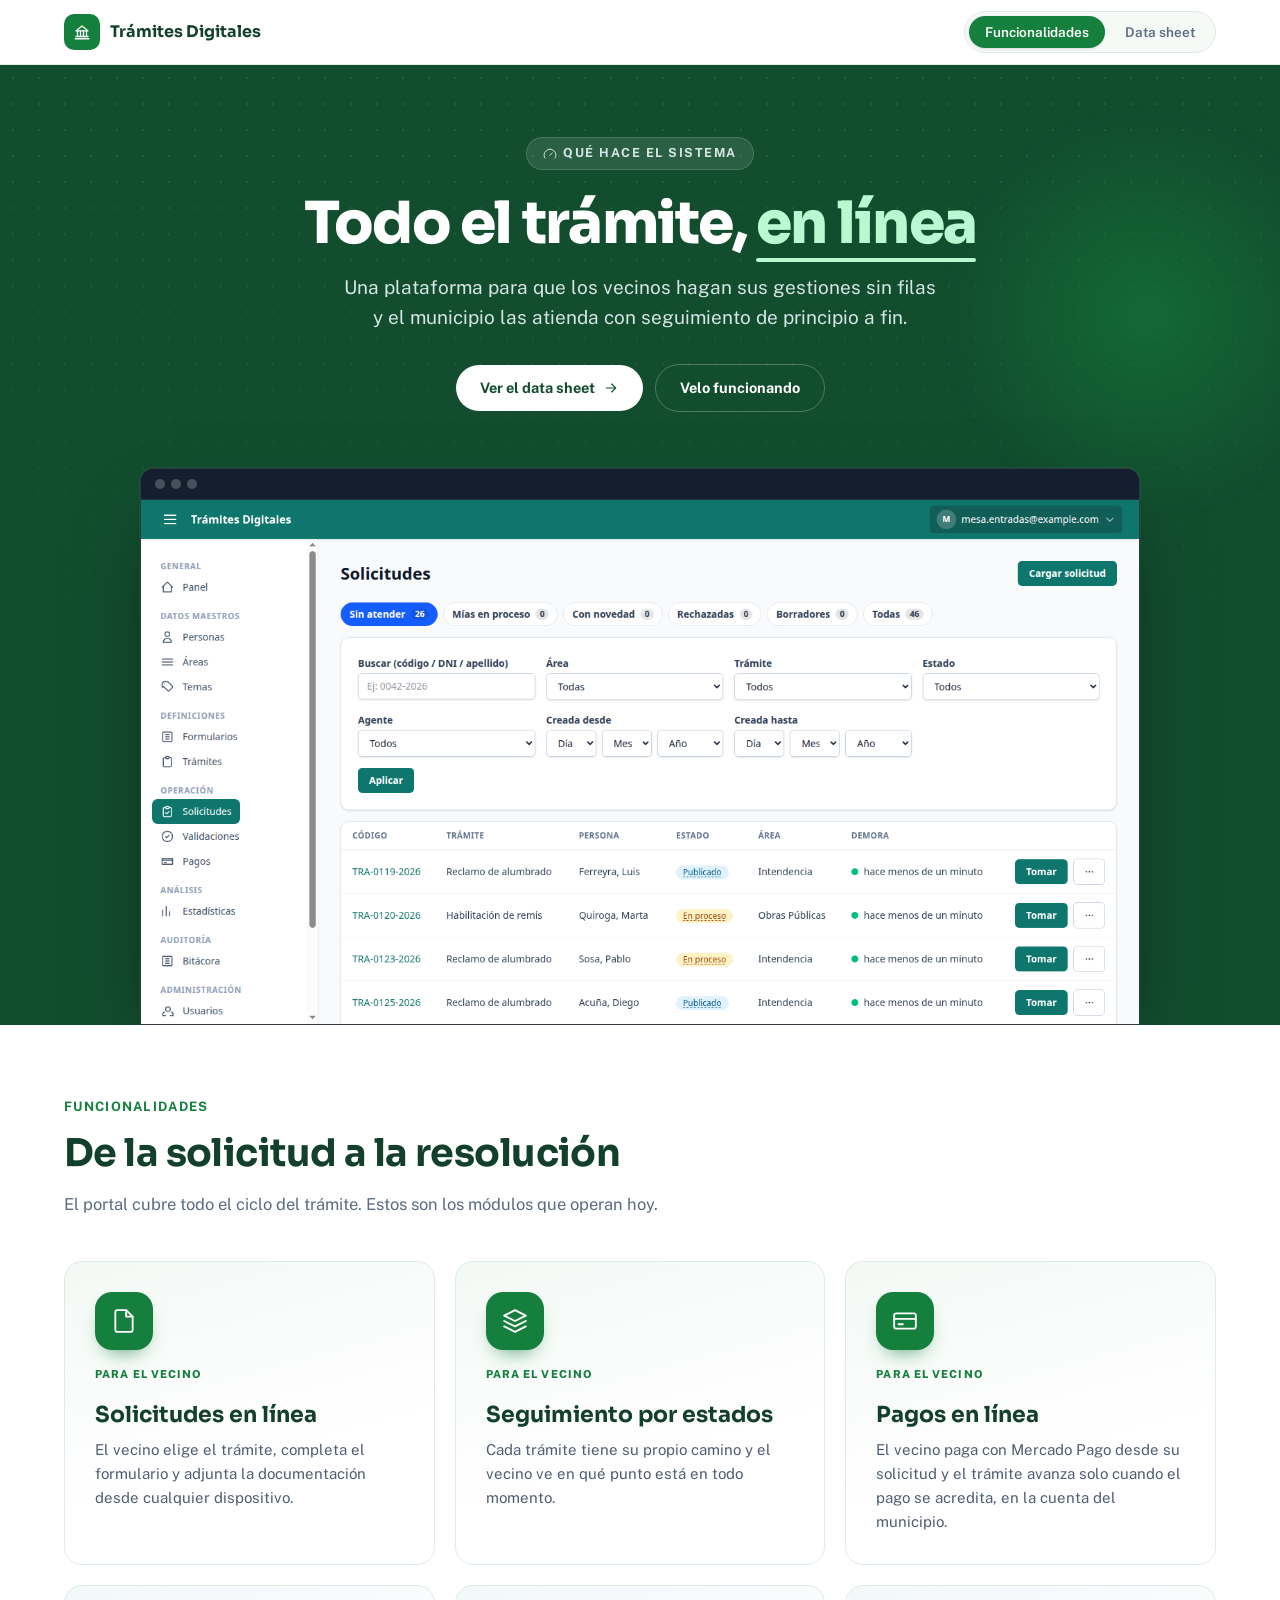
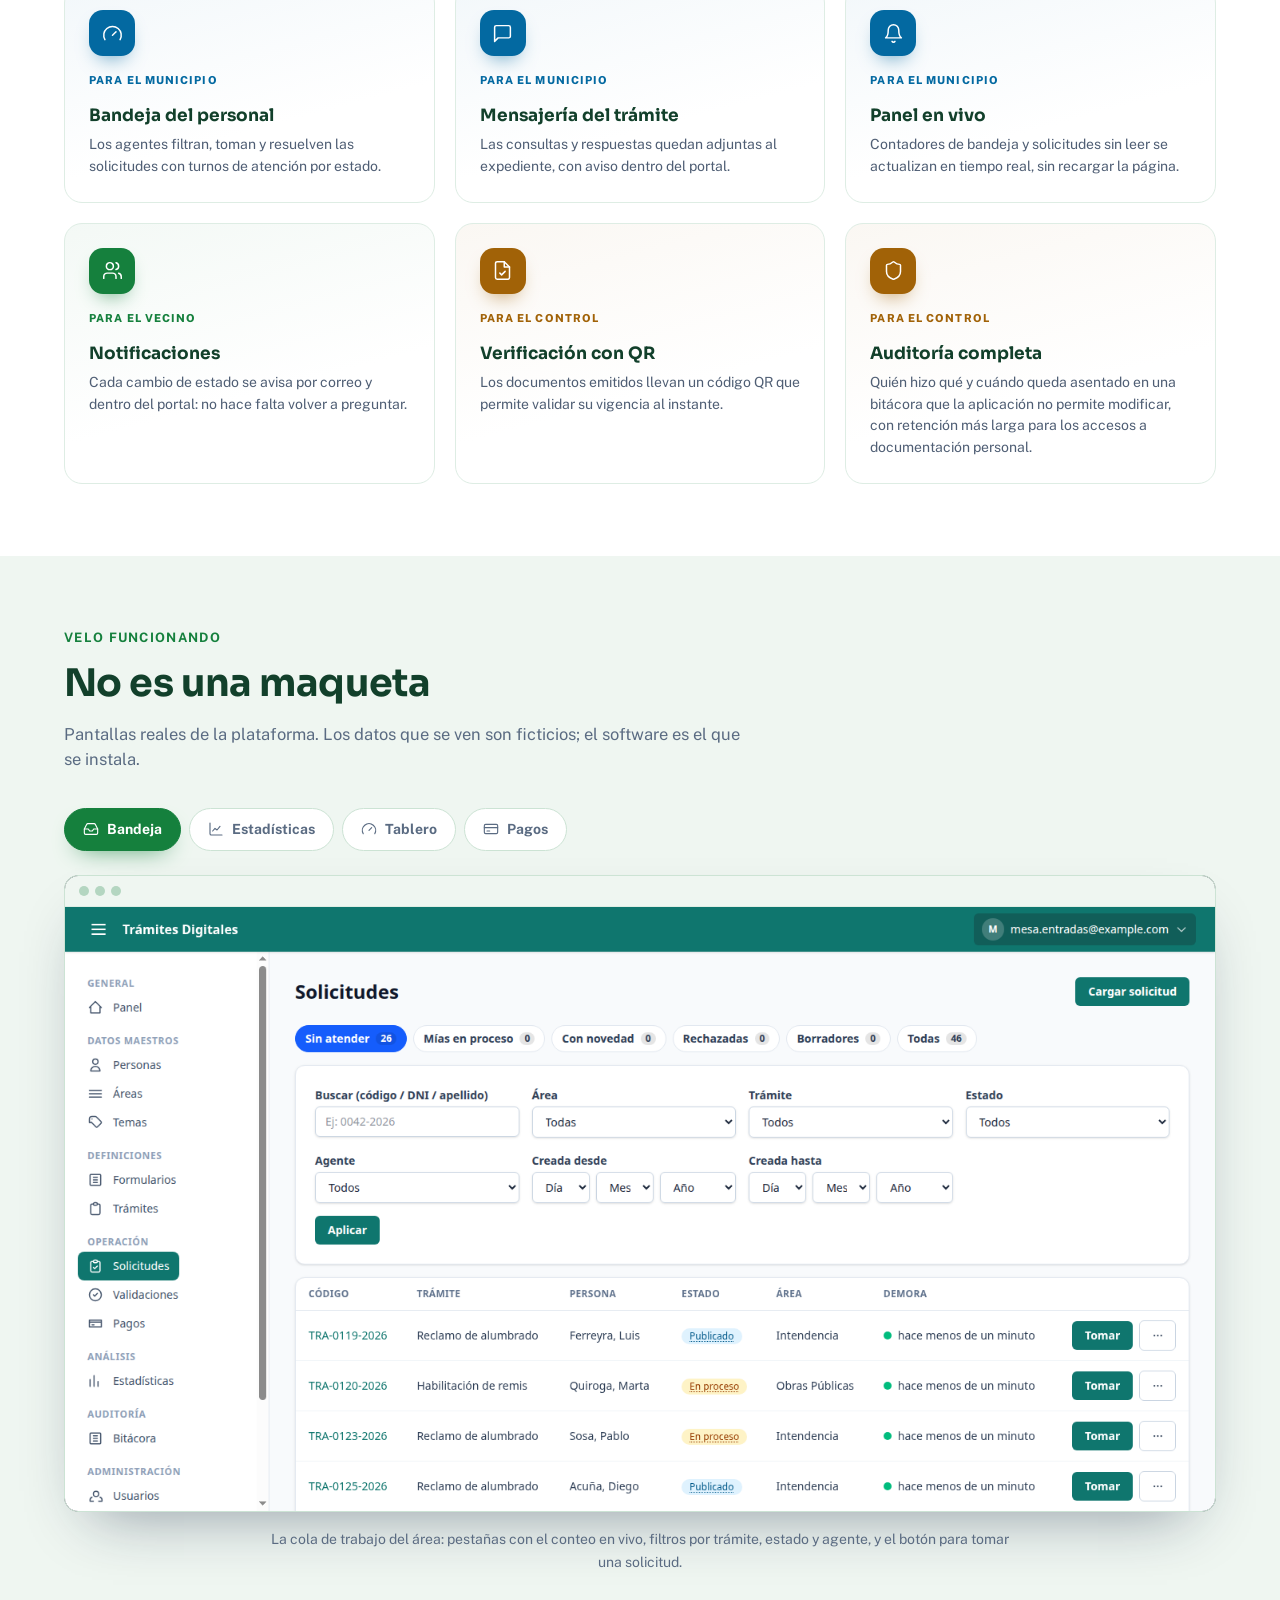
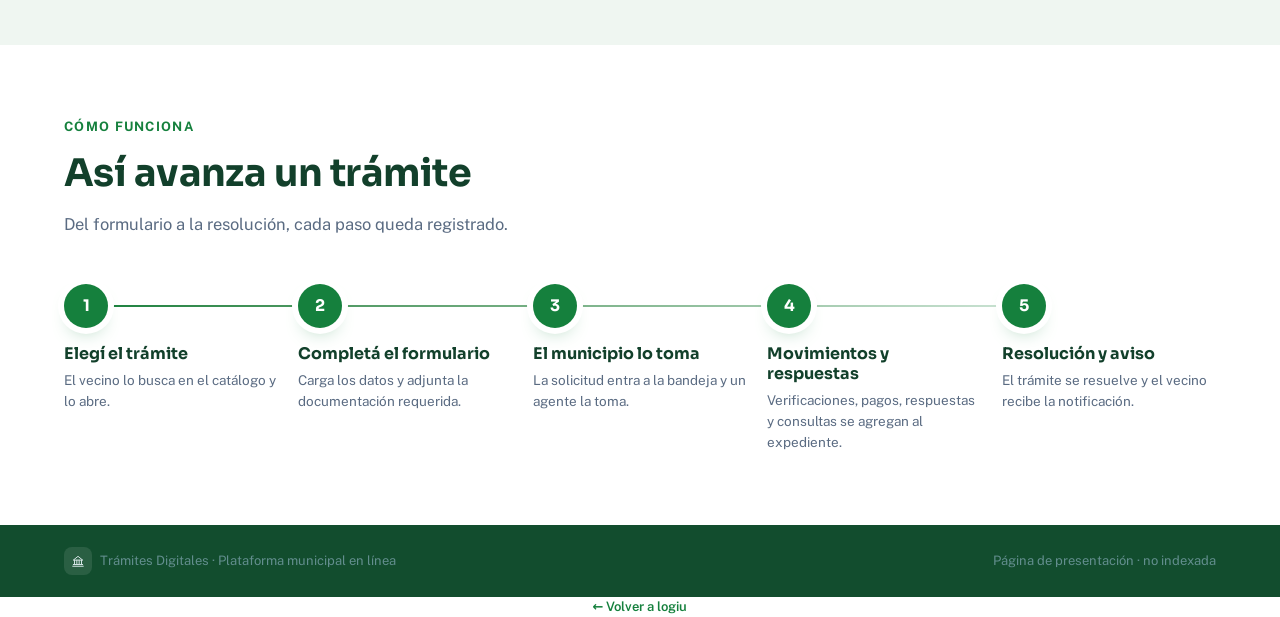
<file: tramites-digitales/index.html>
<!DOCTYPE html>
<html lang="es" class="h-full">
<head>
<meta charset="utf-8">
<title>Trámites Digitales · logiu</title>
<meta name="viewport" content="width=device-width,initial-scale=1">
<meta name="description" content="Portal municipal de trámites en línea: solicitudes con seguimiento por estados, pagos con Mercado Pago, bandeja del personal, mensajería y notificaciones.">
<meta property="og:title" content="Trámites Digitales · logiu">
<meta property="og:description" content="Portal municipal de trámites en línea: solicitudes con seguimiento por estados, pagos con Mercado Pago, bandeja del personal, mensajería y notificaciones.">
<meta property="og:type" content="website">
<meta property="og:url" content="https://logiu.com.ar/tramites-digitales">
<link rel="icon" href="icono.svg" type="image/svg+xml">
<link rel="preconnect" href="https://fonts.googleapis.com">
<link rel="preconnect" href="https://fonts.gstatic.com" crossorigin>
<link href="https://fonts.googleapis.com/css2?family=Sora:wght@500;600;700;800&display=swap" rel="stylesheet">
<link href="https://fonts.googleapis.com/css2?family=Public+Sans:wght@400;500;600;700&display=swap" rel="stylesheet">
<link rel="stylesheet" href="estilos.css">
</head>
<body class="landing h-full palette-verde"
       
        data-action="turbo:submit-start@document->
submit-guard#disable turbo:submit-end@document->submit-guard#enable">
    <!-- BEGIN app/views/paginas/caracteristicas.html.erb
-->
<div class="w-full overflow-x-hidden">

  <!-- BEGIN app/views/paginas/_caracteristicas_nav.html.erb
--><header class="sticky top-0 z-50 border-b border-[var(--l-200)] bg-white/90 backdrop-blur-md backdrop-saturate-150 print:hidden">
  <div class="mx-auto flex max-w-[1200px] flex-wrap items-center justify-between gap-3 px-4 py-[11px] sm:px-6">
    <span class="flex items-center gap-2.5">
      <span class="flex h-9 w-9 items-center justify-center rounded-[10px] bg-marca text-white"><svg width="18" height="18" viewBox="0 0 24 24" fill="none" stroke="currentColor" stroke-width="1.7" stroke-linecap="round" stroke-linejoin="round" aria-hidden="true" focusable="false"><path d="M4 10.5L12 4l8 6.5" /><path d="M5 10.5h14" /><path d="M6 10.5V18" /><path d="M10 10.5V18" /><path d="M14 10.5V18" /><path d="M18 10.5V18" /><path d="M4 18h16" /><path d="M3 21h18" /></svg></span>
      <span class="font-display text-[16px] font-bold text-ink">Trámites Digitales</span>
    </span>

    <nav class="flex items-center gap-1 rounded-full border border-[var(--l-200)] bg-[var(--l-50)] p-1"
         aria-label="Secciones de la presentación">
        <a class="rounded-full px-4 py-1.5 text-[13.5px] font-semibold transition-colors bg-marca text-white shadow-sm" aria-current="page" href="./">Funcionalidades</a>
        <a class="rounded-full px-4 py-1.5 text-[13.5px] font-semibold transition-colors text-[#5a6b82] hover:text-ink" href="data-sheet/">Data sheet</a>
    </nav>
  </div>
</header>
<!-- END app/views/paginas/_caracteristicas_nav.html.erb -->

  <section class="hero-oscuro relative overflow-hidden bg-[var(--l-dark)]">
    <div class="hero-malla pointer-events-none absolute inset-0"></div>
    <div class="hero-blob pointer-events-none absolute -right-[6%] top-[4%] h-[420px] w-[420px] rounded-full"></div>

    <div class="relative mx-auto max-w-[1200px] px-6 pb-0 pt-[72px]">
      <div class="mx-auto max-w-[760px] text-center" data-controller="reveal" data-reveal-stagger-value="90">
        <span data-reveal-item class="inline-flex items-center gap-1.5 rounded-full border border-white/15 bg-white/10 px-4 py-1.5 text-[12.5px] font-bold uppercase tracking-[0.12em] text-[var(--l-ondark)]">
          <svg width="14" height="14" viewBox="0 0 24 24" fill="none" stroke="currentColor" stroke-width="1.7" stroke-linecap="round" stroke-linejoin="round" aria-hidden="true" focusable="false"><path d="M12 14l4-4" /><path d="M3.34 19a10 10 0 1 1 17.32 0" /></svg> Qué hace el sistema
        </span>
        <h1 data-reveal-item class="mt-6 font-display text-[42px] font-extrabold leading-[1.02] tracking-[-0.03em] text-white sm:text-[58px]">
          Todo el trámite,
          <span class="hero-destacado">en línea</span>
        </h1>
        <p data-reveal-item class="mx-auto mt-5 max-w-[600px] text-[17px] leading-[1.55] text-[var(--l-ondark)] sm:text-[19px]">Una plataforma para que los vecinos hagan sus gestiones sin filas y el municipio las atienda con seguimiento de principio a fin.</p>
        <div data-reveal-item class="mt-8 flex flex-wrap items-center justify-center gap-3">
          <a class="btn-brillo inline-flex items-center gap-2 rounded-full bg-white px-6 py-3 text-[14.5px] font-bold text-[var(--l-dark)]" href="data-sheet/">
            Ver el data sheet <svg width="16" height="16" viewBox="0 0 24 24" fill="none" stroke="currentColor" stroke-width="1.7" stroke-linecap="round" stroke-linejoin="round" aria-hidden="true" focusable="false"><path d="M5 12h13" /><path d="M13 6l6 6-6 6" /></svg>
</a>          <a href="#galeria" class="inline-flex items-center gap-2 rounded-full border border-white/25 px-6 py-3 text-[14.5px] font-bold text-white transition hover:bg-white/10">
            Velo funcionando
          </a>
        </div>
      </div>

      <div class="relative mx-auto mt-14 max-w-[1000px]" data-controller="reveal" data-hero-mockup>
        <div data-reveal-item class="mockup-marco">
          <span class="mockup-barra">
            <span class="mockup-punto"></span><span class="mockup-punto"></span><span class="mockup-punto"></span>
          </span>
          <img alt="Captura de la plataforma: Bandeja" class="block w-full" loading="eager" decoding="async" src="capturas/bandeja.png" />
        </div>
      </div>
    </div>
  </section>

  

  <section class="bg-white">
    <div class="mx-auto max-w-[1200px] px-6 py-[72px]">
      <div class="max-w-[680px]" data-controller="reveal">
        <span data-reveal-item class="block text-[13px] font-bold uppercase tracking-[0.1em] text-marca">Funcionalidades</span>
        <h2 data-reveal-item class="mt-2 font-display text-[32px] font-bold tracking-[-0.015em] text-ink sm:text-[38px]">De la solicitud a la resolución</h2>
        <p data-reveal-item class="mt-[10px] text-[16.5px] text-[#5a6b82]">El portal cubre todo el ciclo del trámite. Estos son los módulos que operan hoy.</p>
      </div>

      <div class="mt-11 grid grid-cols-1 gap-5 lg:grid-cols-3" data-controller="reveal" data-reveal-stagger-value="110">
          <article data-reveal-item class="feature-card feature-card-xl familia-ciudadania">
            <span class="feature-icon feature-icon-xl"><svg width="26" height="26" viewBox="0 0 24 24" fill="none" stroke="currentColor" stroke-width="1.7" stroke-linecap="round" stroke-linejoin="round" aria-hidden="true" focusable="false"><path d="M14 2H6a2 2 0 0 0-2 2v16a2 2 0 0 0 2 2h12a2 2 0 0 0 2-2V8z" /><path d="M14 2v6h6" /></svg></span>
            <span class="feature-familia">Para el vecino</span>
            <h3 class="mt-4 font-display text-[22px] font-bold leading-tight text-ink">Solicitudes en línea</h3>
            <p class="mt-2.5 text-[15px] leading-[1.6] text-[#4f5e74]">El vecino elige el trámite, completa el formulario y adjunta la documentación desde cualquier dispositivo.</p>
          </article>
          <article data-reveal-item class="feature-card feature-card-xl familia-ciudadania">
            <span class="feature-icon feature-icon-xl"><svg width="26" height="26" viewBox="0 0 24 24" fill="none" stroke="currentColor" stroke-width="1.7" stroke-linecap="round" stroke-linejoin="round" aria-hidden="true" focusable="false"><path d="M12 2 2 7l10 5 10-5z" /><path d="M2 12l10 5 10-5" /><path d="M2 17l10 5 10-5" /></svg></span>
            <span class="feature-familia">Para el vecino</span>
            <h3 class="mt-4 font-display text-[22px] font-bold leading-tight text-ink">Seguimiento por estados</h3>
            <p class="mt-2.5 text-[15px] leading-[1.6] text-[#4f5e74]">Cada trámite tiene su propio camino y el vecino ve en qué punto está en todo momento.</p>
          </article>
          <article data-reveal-item class="feature-card feature-card-xl familia-ciudadania">
            <span class="feature-icon feature-icon-xl"><svg width="26" height="26" viewBox="0 0 24 24" fill="none" stroke="currentColor" stroke-width="1.7" stroke-linecap="round" stroke-linejoin="round" aria-hidden="true" focusable="false"><path d="M4 5h16a2 2 0 0 1 2 2v10a2 2 0 0 1-2 2H4a2 2 0 0 1-2-2V7a2 2 0 0 1 2-2z" /><path d="M2 10h20" /><path d="M6 15h4" /></svg></span>
            <span class="feature-familia">Para el vecino</span>
            <h3 class="mt-4 font-display text-[22px] font-bold leading-tight text-ink">Pagos en línea</h3>
            <p class="mt-2.5 text-[15px] leading-[1.6] text-[#4f5e74]">El vecino paga con Mercado Pago desde su solicitud y el trámite avanza solo cuando el pago se acredita, en la cuenta del municipio.</p>
          </article>
      </div>

      <div class="mt-5 grid grid-cols-1 gap-5 sm:grid-cols-2 lg:grid-cols-3" data-controller="reveal">
          <article data-reveal-item class="feature-card familia-operacion">
            <span class="feature-icon"><svg width="21" height="21" viewBox="0 0 24 24" fill="none" stroke="currentColor" stroke-width="1.7" stroke-linecap="round" stroke-linejoin="round" aria-hidden="true" focusable="false"><path d="M12 14l4-4" /><path d="M3.34 19a10 10 0 1 1 17.32 0" /></svg></span>
            <span class="feature-familia">Para el municipio</span>
            <h3 class="mt-3.5 font-display text-[17px] font-bold leading-tight text-ink">Bandeja del personal</h3>
            <p class="mt-2 text-[14px] leading-[1.55] text-[#4f5e74]">Los agentes filtran, toman y resuelven las solicitudes con turnos de atención por estado.</p>
          </article>
          <article data-reveal-item class="feature-card familia-operacion">
            <span class="feature-icon"><svg width="21" height="21" viewBox="0 0 24 24" fill="none" stroke="currentColor" stroke-width="1.7" stroke-linecap="round" stroke-linejoin="round" aria-hidden="true" focusable="false"><path d="M21 15a2 2 0 0 1-2 2H7l-4 4V5a2 2 0 0 1 2-2h14a2 2 0 0 1 2 2z" /></svg></span>
            <span class="feature-familia">Para el municipio</span>
            <h3 class="mt-3.5 font-display text-[17px] font-bold leading-tight text-ink">Mensajería del trámite</h3>
            <p class="mt-2 text-[14px] leading-[1.55] text-[#4f5e74]">Las consultas y respuestas quedan adjuntas al expediente, con aviso dentro del portal.</p>
          </article>
          <article data-reveal-item class="feature-card familia-operacion">
            <span class="feature-icon"><svg width="21" height="21" viewBox="0 0 24 24" fill="none" stroke="currentColor" stroke-width="1.7" stroke-linecap="round" stroke-linejoin="round" aria-hidden="true" focusable="false"><path d="M6 8a6 6 0 0 1 12 0c0 7 3 9 3 9H3s3-2 3-9" /><path d="M10.3 21a1.94 1.94 0 0 0 3.4 0" /></svg></span>
            <span class="feature-familia">Para el municipio</span>
            <h3 class="mt-3.5 font-display text-[17px] font-bold leading-tight text-ink">Panel en vivo</h3>
            <p class="mt-2 text-[14px] leading-[1.55] text-[#4f5e74]">Contadores de bandeja y solicitudes sin leer se actualizan en tiempo real, sin recargar la página.</p>
          </article>
          <article data-reveal-item class="feature-card familia-ciudadania">
            <span class="feature-icon"><svg width="21" height="21" viewBox="0 0 24 24" fill="none" stroke="currentColor" stroke-width="1.7" stroke-linecap="round" stroke-linejoin="round" aria-hidden="true" focusable="false"><path d="M16 21v-2a4 4 0 0 0-4-4H6a4 4 0 0 0-4 4v2" /><path d="M9 11a4 4 0 1 0 0-8 4 4 0 0 0 0 8z" /><path d="M22 21v-2a4 4 0 0 0-3-3.87" /><path d="M16 3.13a4 4 0 0 1 0 7.75" /></svg></span>
            <span class="feature-familia">Para el vecino</span>
            <h3 class="mt-3.5 font-display text-[17px] font-bold leading-tight text-ink">Notificaciones</h3>
            <p class="mt-2 text-[14px] leading-[1.55] text-[#4f5e74]">Cada cambio de estado se avisa por correo y dentro del portal: no hace falta volver a preguntar.</p>
          </article>
          <article data-reveal-item class="feature-card familia-control">
            <span class="feature-icon"><svg width="21" height="21" viewBox="0 0 24 24" fill="none" stroke="currentColor" stroke-width="1.7" stroke-linecap="round" stroke-linejoin="round" aria-hidden="true" focusable="false"><path d="M14 2H6a2 2 0 0 0-2 2v16a2 2 0 0 0 2 2h12a2 2 0 0 0 2-2V8z" /><path d="M14 2v6h6" /><path d="m9 15 2 2 4-4" /></svg></span>
            <span class="feature-familia">Para el control</span>
            <h3 class="mt-3.5 font-display text-[17px] font-bold leading-tight text-ink">Verificación con QR</h3>
            <p class="mt-2 text-[14px] leading-[1.55] text-[#4f5e74]">Los documentos emitidos llevan un código QR que permite validar su vigencia al instante.</p>
          </article>
          <article data-reveal-item class="feature-card familia-control">
            <span class="feature-icon"><svg width="21" height="21" viewBox="0 0 24 24" fill="none" stroke="currentColor" stroke-width="1.7" stroke-linecap="round" stroke-linejoin="round" aria-hidden="true" focusable="false"><path d="M20 13c0 5-3.5 7.5-7.66 8.95a1 1 0 0 1-.67-.01C7.5 20.5 4 18 4 13V6a1 1 0 0 1 1-1c2 0 4.5-1.2 6.24-2.72a1.17 1.17 0 0 1 1.52 0C14.51 3.81 17 5 19 5a1 1 0 0 1 1 1z" /></svg></span>
            <span class="feature-familia">Para el control</span>
            <h3 class="mt-3.5 font-display text-[17px] font-bold leading-tight text-ink">Auditoría completa</h3>
            <p class="mt-2 text-[14px] leading-[1.55] text-[#4f5e74]">Quién hizo qué y cuándo queda asentado en una bitácora que la aplicación no permite modificar, con retención más larga para los accesos a documentación personal.</p>
          </article>
      </div>
    </div>
  </section>

  <section id="galeria" class="bg-[var(--l-100)]">
    <div class="mx-auto max-w-[1200px] px-6 py-[72px]" data-galeria>
      <div class="max-w-[680px]" data-controller="reveal">
        <span data-reveal-item class="block text-[13px] font-bold uppercase tracking-[0.1em] text-marca">Velo funcionando</span>
        <h2 data-reveal-item class="mt-2 font-display text-[32px] font-bold tracking-[-0.015em] text-ink sm:text-[38px]">No es una maqueta</h2>
        <p data-reveal-item class="mt-[10px] text-[16.5px] text-[#5a6b82]">Pantallas reales de la plataforma. Los datos que se ven son ficticios; el software es el que se instala.</p>
      </div>

      <div class="mt-9" data-controller="tabs" data-tabs-param-value="pantalla">
        <div class="flex flex-wrap gap-2" role="tablist">
            <button type="button" role="tab"
                    data-tabs-target="tab" data-tab-name="bandeja"
                    data-action="tabs#select keydown.right->tabs#siguiente keydown.left->tabs#anterior"
                    class="galeria-tab">
              <svg width="16" height="16" viewBox="0 0 24 24" fill="none" stroke="currentColor" stroke-width="1.7" stroke-linecap="round" stroke-linejoin="round" aria-hidden="true" focusable="false"><path d="M22 12h-6l-2 3h-4l-2-3H2" /><path d="M5.45 5.11 2 12v6a2 2 0 0 0 2 2h16a2 2 0 0 0 2-2v-6l-3.45-6.89A2 2 0 0 0 16.76 4H7.24a2 2 0 0 0-1.79 1.11z" /></svg> Bandeja
            </button>
            <button type="button" role="tab"
                    data-tabs-target="tab" data-tab-name="estadisticas"
                    data-action="tabs#select keydown.right->tabs#siguiente keydown.left->tabs#anterior"
                    class="galeria-tab">
              <svg width="16" height="16" viewBox="0 0 24 24" fill="none" stroke="currentColor" stroke-width="1.7" stroke-linecap="round" stroke-linejoin="round" aria-hidden="true" focusable="false"><path d="M3 3v16a2 2 0 0 0 2 2h16" /><path d="M7 15l3.5-4 3 2.5L18 8" /></svg> Estadísticas
            </button>
            <button type="button" role="tab"
                    data-tabs-target="tab" data-tab-name="panel"
                    data-action="tabs#select keydown.right->tabs#siguiente keydown.left->tabs#anterior"
                    class="galeria-tab">
              <svg width="16" height="16" viewBox="0 0 24 24" fill="none" stroke="currentColor" stroke-width="1.7" stroke-linecap="round" stroke-linejoin="round" aria-hidden="true" focusable="false"><path d="M12 14l4-4" /><path d="M3.34 19a10 10 0 1 1 17.32 0" /></svg> Tablero
            </button>
            <button type="button" role="tab"
                    data-tabs-target="tab" data-tab-name="pagos"
                    data-action="tabs#select keydown.right->tabs#siguiente keydown.left->tabs#anterior"
                    class="galeria-tab">
              <svg width="16" height="16" viewBox="0 0 24 24" fill="none" stroke="currentColor" stroke-width="1.7" stroke-linecap="round" stroke-linejoin="round" aria-hidden="true" focusable="false"><path d="M4 5h16a2 2 0 0 1 2 2v10a2 2 0 0 1-2 2H4a2 2 0 0 1-2-2V7a2 2 0 0 1 2-2z" /><path d="M2 10h20" /><path d="M6 15h4" /></svg> Pagos
            </button>
        </div>

          <div data-tabs-target="panel" data-tab-name="bandeja" role="tabpanel" class="mt-6">
            <div class="mockup-marco mockup-marco-claro">
              <span class="mockup-barra">
                <span class="mockup-punto"></span><span class="mockup-punto"></span><span class="mockup-punto"></span>
              </span>
              <img alt="Captura de la plataforma: Bandeja" class="block w-full" loading="lazy" decoding="async" src="capturas/bandeja.png" />
            </div>
            <p class="mx-auto mt-4 max-w-[760px] text-center text-[14px] leading-[1.6] text-[#5a6b82]">La cola de trabajo del área: pestañas con el conteo en vivo, filtros por trámite, estado y agente, y el botón para tomar una solicitud.</p>
          </div>
          <div data-tabs-target="panel" data-tab-name="estadisticas" role="tabpanel" class="mt-6">
            <div class="mockup-marco mockup-marco-claro">
              <span class="mockup-barra">
                <span class="mockup-punto"></span><span class="mockup-punto"></span><span class="mockup-punto"></span>
              </span>
              <img alt="Captura de la plataforma: Estadísticas" class="block w-full" loading="lazy" decoding="async" src="capturas/estadisticas.png" />
            </div>
            <p class="mx-auto mt-4 max-w-[760px] text-center text-[14px] leading-[1.6] text-[#5a6b82]">Volumen, solicitudes en curso, cerradas y días promedio de cierre, con gráficos por estado y por trámite, exportables a PDF y CSV.</p>
          </div>
          <div data-tabs-target="panel" data-tab-name="panel" role="tabpanel" class="mt-6">
            <div class="mockup-marco mockup-marco-claro">
              <span class="mockup-barra">
                <span class="mockup-punto"></span><span class="mockup-punto"></span><span class="mockup-punto"></span>
              </span>
              <img alt="Captura de la plataforma: Tablero" class="block w-full" loading="lazy" decoding="async" src="capturas/panel.png" />
            </div>
            <p class="mx-auto mt-4 max-w-[760px] text-center text-[14px] leading-[1.6] text-[#5a6b82]">El tablero del agente al entrar: lo que tiene sin atender, lo que está trabajando y los contadores por área y por trámite, actualizados en vivo.</p>
          </div>
          <div data-tabs-target="panel" data-tab-name="pagos" role="tabpanel" class="mt-6">
            <div class="mockup-marco mockup-marco-claro">
              <span class="mockup-barra">
                <span class="mockup-punto"></span><span class="mockup-punto"></span><span class="mockup-punto"></span>
              </span>
              <img alt="Captura de la plataforma: Pagos" class="block w-full" loading="lazy" decoding="async" src="capturas/pagos.png" />
            </div>
            <p class="mx-auto mt-4 max-w-[760px] text-center text-[14px] leading-[1.6] text-[#5a6b82]">Lo cobrado por Mercado Pago, para conciliar: el total del período con las comisiones y el neto, y cada pago con su medio, su estado y la solicitud que lo originó.</p>
          </div>
      </div>
    </div>
  </section>

  <section class="bg-white">
    <div class="mx-auto max-w-[1200px] px-6 py-[72px]">
      <div class="max-w-[680px]" data-controller="reveal">
        <span data-reveal-item class="block text-[13px] font-bold uppercase tracking-[0.1em] text-marca">Cómo funciona</span>
        <h2 data-reveal-item class="mt-2 font-display text-[32px] font-bold tracking-[-0.015em] text-ink sm:text-[38px]">Así avanza un trámite</h2>
        <p data-reveal-item class="mt-[10px] text-[16.5px] text-[#5a6b82]">Del formulario a la resolución, cada paso queda registrado.</p>
      </div>

      <ol class="linea-tiempo mt-12" data-linea-tiempo data-controller="reveal" data-reveal-stagger-value="120">
          <li data-reveal-item class="paso">
            <span class="paso-nodo">1</span>
            <h3 class="mt-4 font-display text-[16px] font-bold leading-tight text-ink">Elegí el trámite</h3>
            <p class="mt-1.5 text-[13.5px] leading-[1.55] text-[#5a6b82]">El vecino lo busca en el catálogo y lo abre.</p>
          </li>
          <li data-reveal-item class="paso">
            <span class="paso-nodo">2</span>
            <h3 class="mt-4 font-display text-[16px] font-bold leading-tight text-ink">Completá el formulario</h3>
            <p class="mt-1.5 text-[13.5px] leading-[1.55] text-[#5a6b82]">Carga los datos y adjunta la documentación requerida.</p>
          </li>
          <li data-reveal-item class="paso">
            <span class="paso-nodo">3</span>
            <h3 class="mt-4 font-display text-[16px] font-bold leading-tight text-ink">El municipio lo toma</h3>
            <p class="mt-1.5 text-[13.5px] leading-[1.55] text-[#5a6b82]">La solicitud entra a la bandeja y un agente la toma.</p>
          </li>
          <li data-reveal-item class="paso">
            <span class="paso-nodo">4</span>
            <h3 class="mt-4 font-display text-[16px] font-bold leading-tight text-ink">Movimientos y respuestas</h3>
            <p class="mt-1.5 text-[13.5px] leading-[1.55] text-[#5a6b82]">Verificaciones, pagos, respuestas y consultas se agregan al expediente.</p>
          </li>
          <li data-reveal-item class="paso">
            <span class="paso-nodo">5</span>
            <h3 class="mt-4 font-display text-[16px] font-bold leading-tight text-ink">Resolución y aviso</h3>
            <p class="mt-1.5 text-[13.5px] leading-[1.55] text-[#5a6b82]">El trámite se resuelve y el vecino recibe la notificación.</p>
          </li>
      </ol>
    </div>
  </section>

  <footer class="bg-[var(--l-dark)] text-[var(--l-ondark-dim)]">
    <div class="mx-auto flex max-w-[1200px] flex-wrap items-center justify-between gap-4 px-6 py-[22px] text-[13px]">
      <span class="flex items-center gap-2">
        <span class="flex h-7 w-7 items-center justify-center rounded-lg bg-white/10 text-[var(--l-ondark)]"><svg width="14" height="14" viewBox="0 0 24 24" fill="none" stroke="currentColor" stroke-width="1.7" stroke-linecap="round" stroke-linejoin="round" aria-hidden="true" focusable="false"><path d="M4 10.5L12 4l8 6.5" /><path d="M5 10.5h14" /><path d="M6 10.5V18" /><path d="M10 10.5V18" /><path d="M14 10.5V18" /><path d="M18 10.5V18" /><path d="M4 18h16" /><path d="M3 21h18" /></svg></span>
        Trámites Digitales · Plataforma municipal en línea
      </span>
      <span>Página de presentación · no indexada</span>
    </div>
  </footer>

</div>
<!-- END app/views/paginas/caracteristicas.html.erb -->
  
<p class="mx-auto max-w-[1200px] px-6 pb-10 text-center text-[13px] text-[#8b97a8]"><a class="font-semibold text-marca hover:underline" href="/">← Volver a logiu</a></p>
<script>
(function () {
  var reduce = window.matchMedia('(prefers-reduced-motion: reduce)').matches;
  var haveIO = 'IntersectionObserver' in window;

  // reveal_controller.js
  document.querySelectorAll('[data-controller~="reveal"]').forEach(function (root) {
    var items = root.querySelectorAll('[data-reveal-item]');
    if (!items.length) items = [root];
    items = Array.prototype.slice.call(items);
    if (!haveIO || reduce) {
      items.forEach(function (i) { i.classList.add('is-revealed'); });
      return;
    }
    var stagger = parseInt(root.dataset.revealStaggerValue || '70', 10);
    items.forEach(function (i) { i.classList.add('reveal-pending'); });
    var obs = new IntersectionObserver(function (entries) {
      entries.forEach(function (e) {
        if (!e.isIntersecting) return;
        e.target.style.setProperty('--reveal-delay', (items.indexOf(e.target) * stagger) + 'ms');
        e.target.classList.add('is-revealed');
        obs.unobserve(e.target);
      });
    }, { threshold: 0.15, rootMargin: '0px 0px -8% 0px' });
    items.forEach(function (i) { obs.observe(i); });
  });

  // contador_controller.js
  document.querySelectorAll('[data-controller~="contador"]').forEach(function (el) {
    var objetivo = parseInt(el.dataset.contadorObjetivoValue, 10);
    if (!haveIO || reduce || isNaN(objetivo)) return;
    var obs = new IntersectionObserver(function (entries) {
      if (!entries.some(function (e) { return e.isIntersecting; })) return;
      obs.disconnect();
      var inicio = performance.now();
      (function paso(ahora) {
        var avance = Math.min((ahora - inicio) / 1100, 1);
        el.textContent = Math.round(objetivo * (1 - Math.pow(1 - avance, 3)));
        if (avance < 1) requestAnimationFrame(paso);
      })(inicio);
    }, { threshold: 0.6 });
    obs.observe(el);
  });

  // tabs_controller.js (subconjunto: sin anidamiento ni turbo-frames)
  document.querySelectorAll('[data-controller~="tabs"]').forEach(function (root) {
    var tabs = Array.prototype.slice.call(root.querySelectorAll('[data-tabs-target~="tab"]'));
    var panels = Array.prototype.slice.call(root.querySelectorAll('[data-tabs-target~="panel"]'));
    if (!tabs.length) return;
    function show(name) {
      panels.forEach(function (p) { p.classList.toggle('hidden', p.dataset.tabName !== name); });
      tabs.forEach(function (t) {
        var activo = t.dataset.tabName === name;
        t.classList.toggle('tab-active', activo);
        t.setAttribute('aria-selected', activo);
        t.tabIndex = activo ? 0 : -1;
      });
    }
    function mover(e, delta) {
      var actual = tabs.findIndex(function (t) { return t.classList.contains('tab-active'); });
      if (actual === -1) return;
      e.preventDefault();
      var prox = tabs[(actual + delta + tabs.length) % tabs.length];
      prox.focus(); prox.click();
    }
    tabs.forEach(function (t) {
      t.addEventListener('click', function () { show(t.dataset.tabName); });
      t.addEventListener('keydown', function (e) {
        if (e.key === 'ArrowRight') mover(e, +1);
        if (e.key === 'ArrowLeft') mover(e, -1);
      });
    });
    show(tabs[0].dataset.tabName);
  });

  // imprimir_controller.js
  document.querySelectorAll('[data-action~="imprimir#imprimir"]').forEach(function (btn) {
    btn.addEventListener('click', function () { window.print(); });
  });
})();
</script>
</body>
</html>
</file>
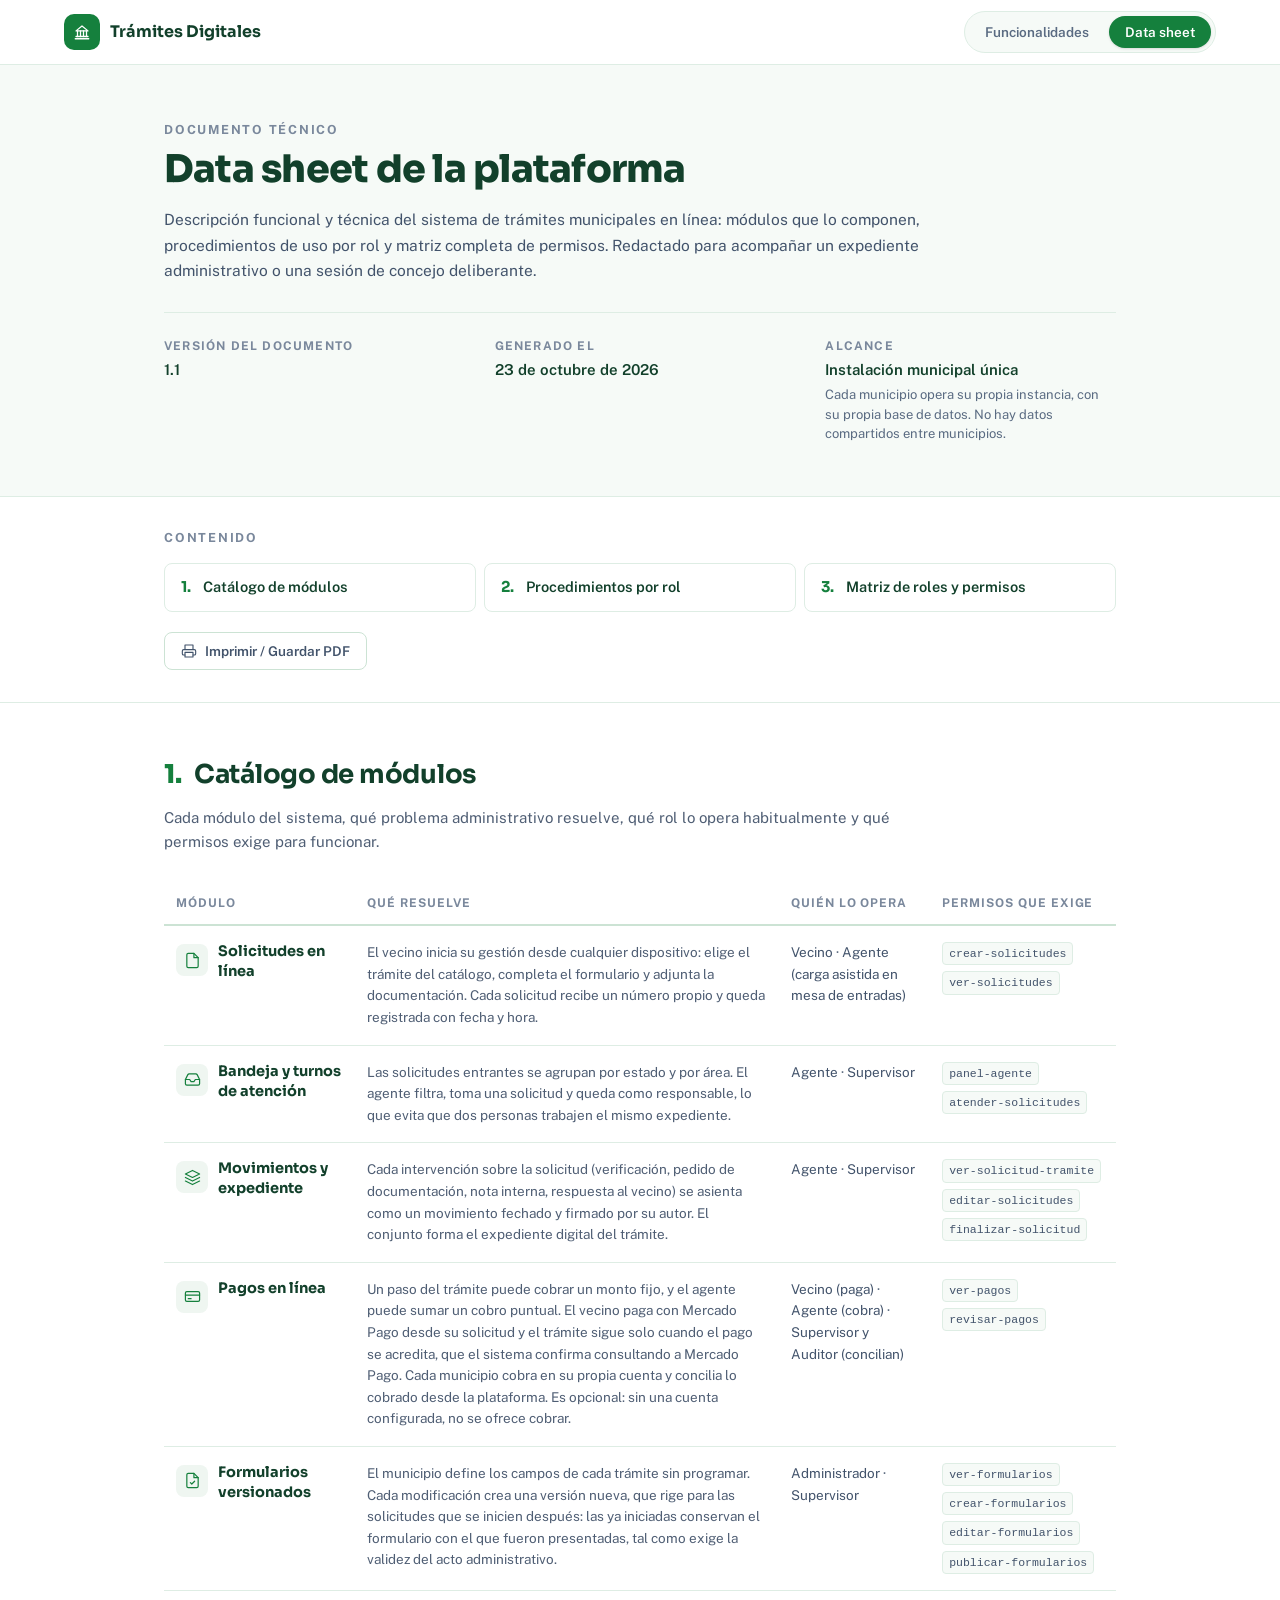
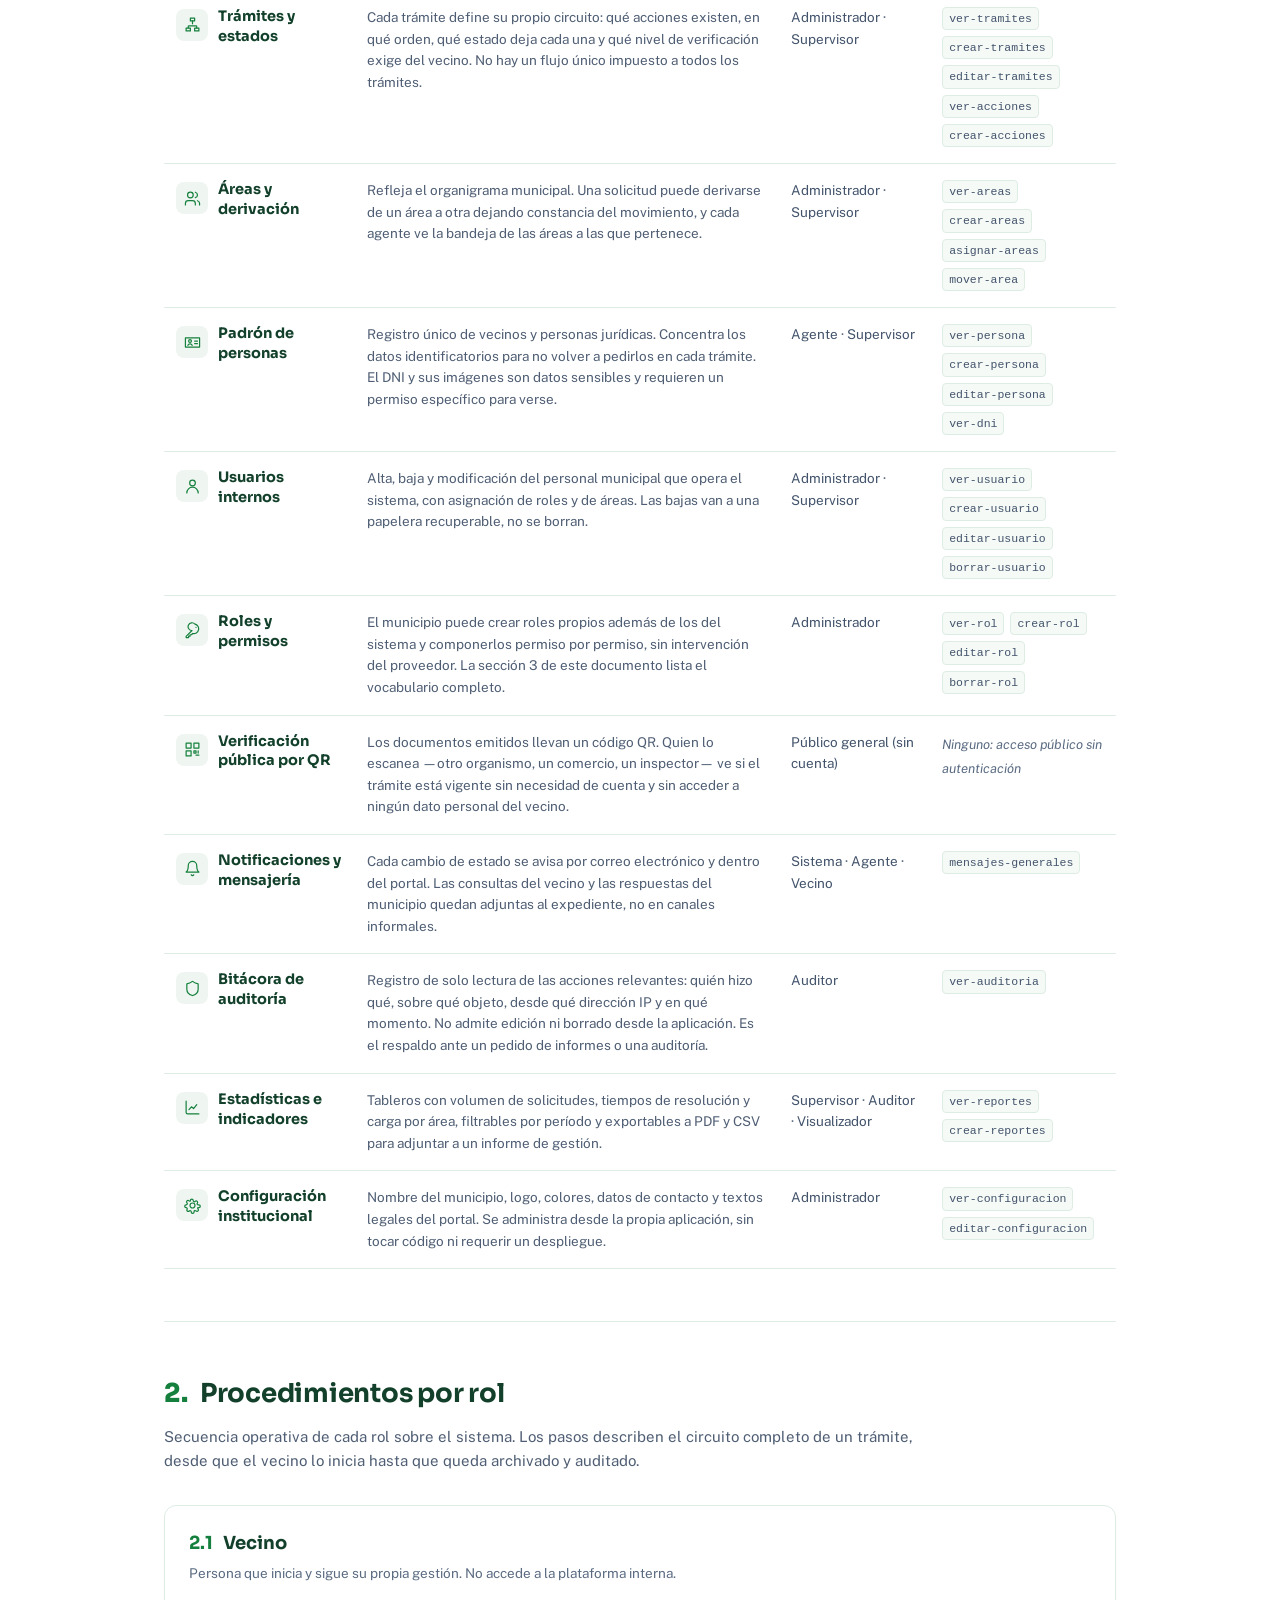
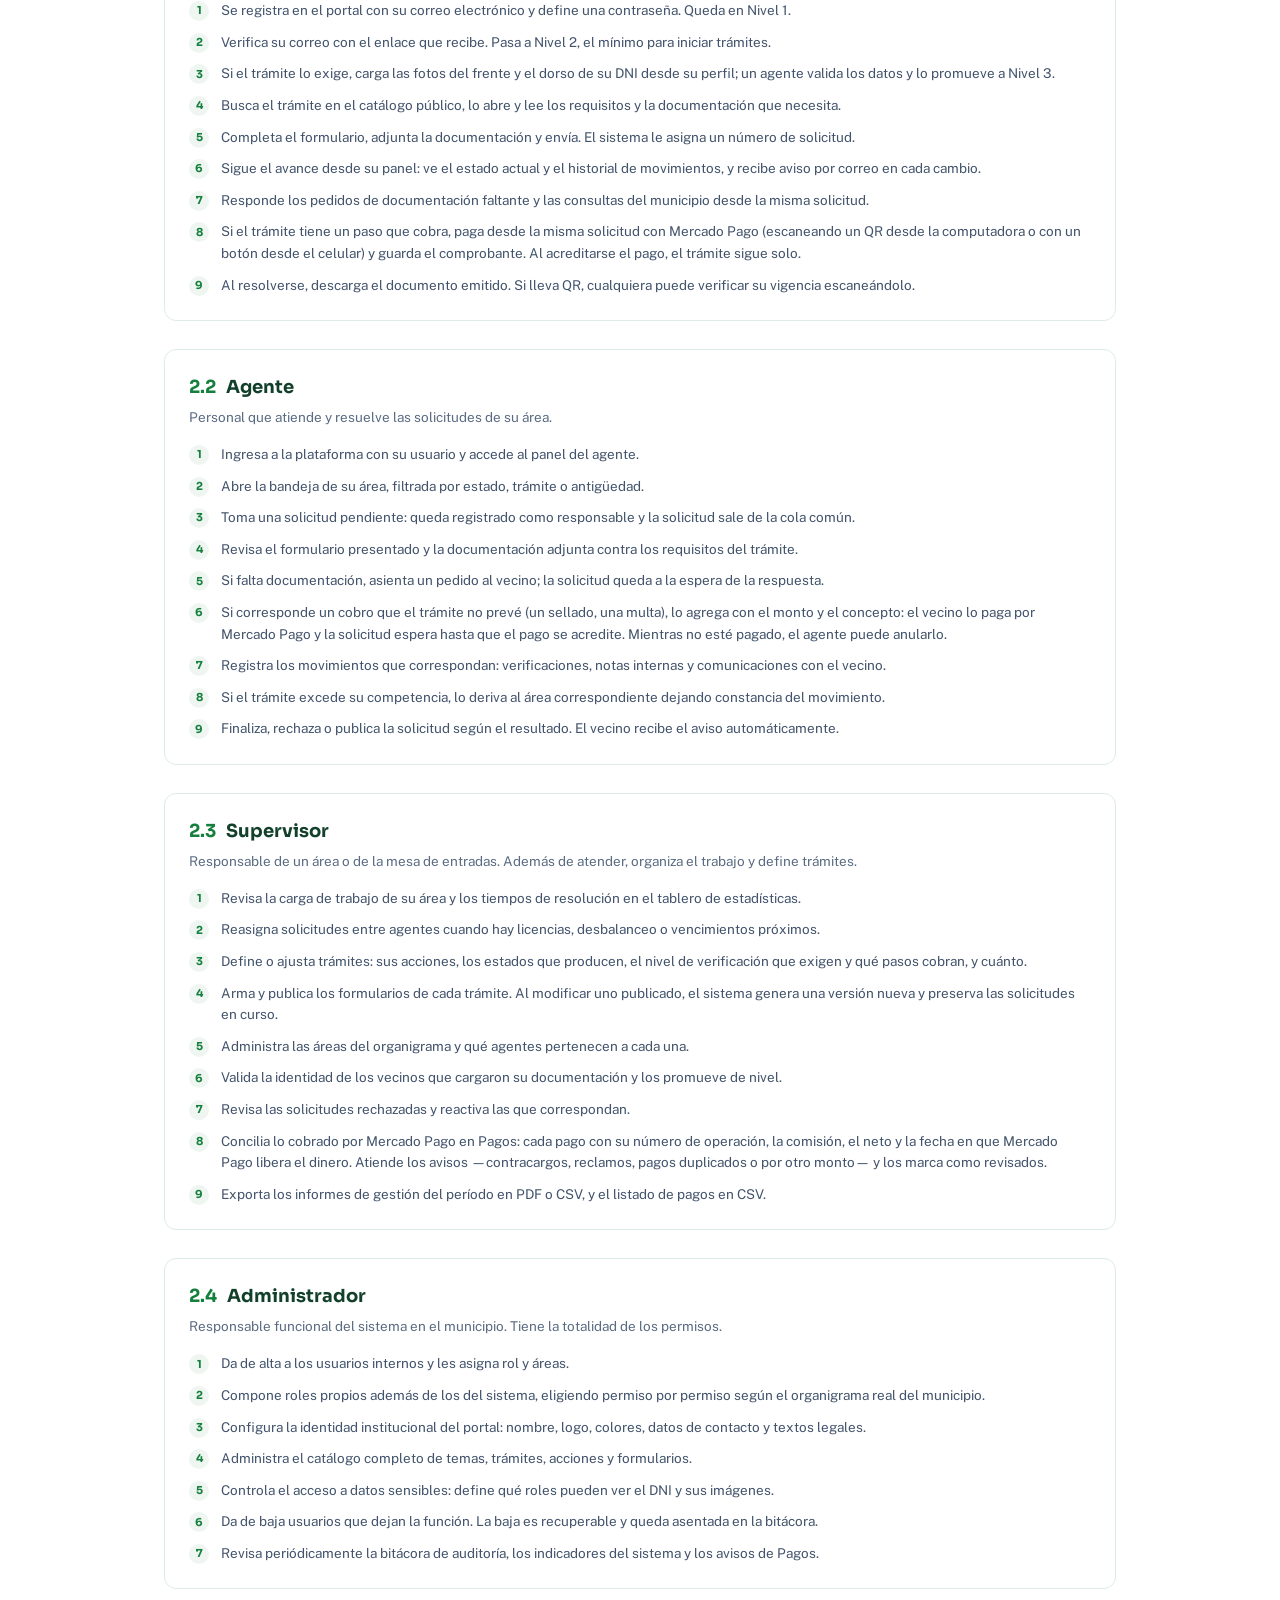
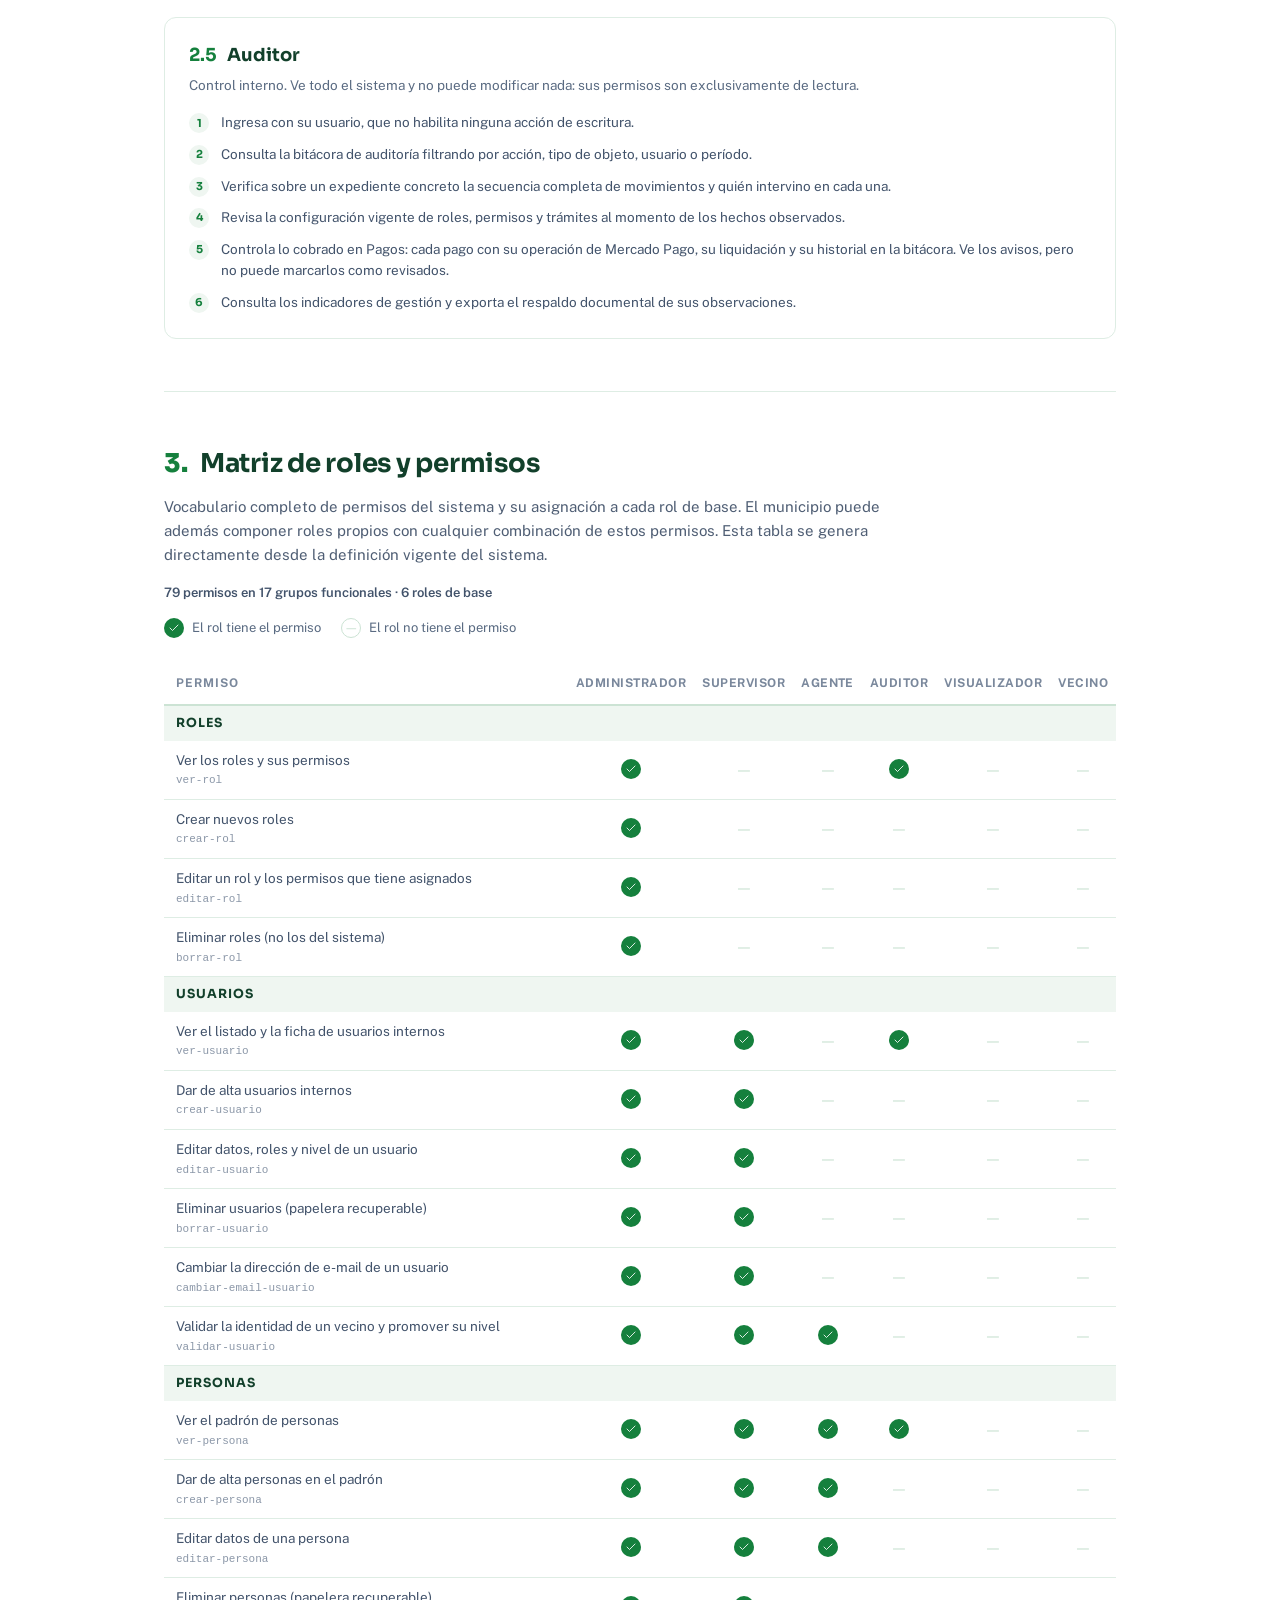
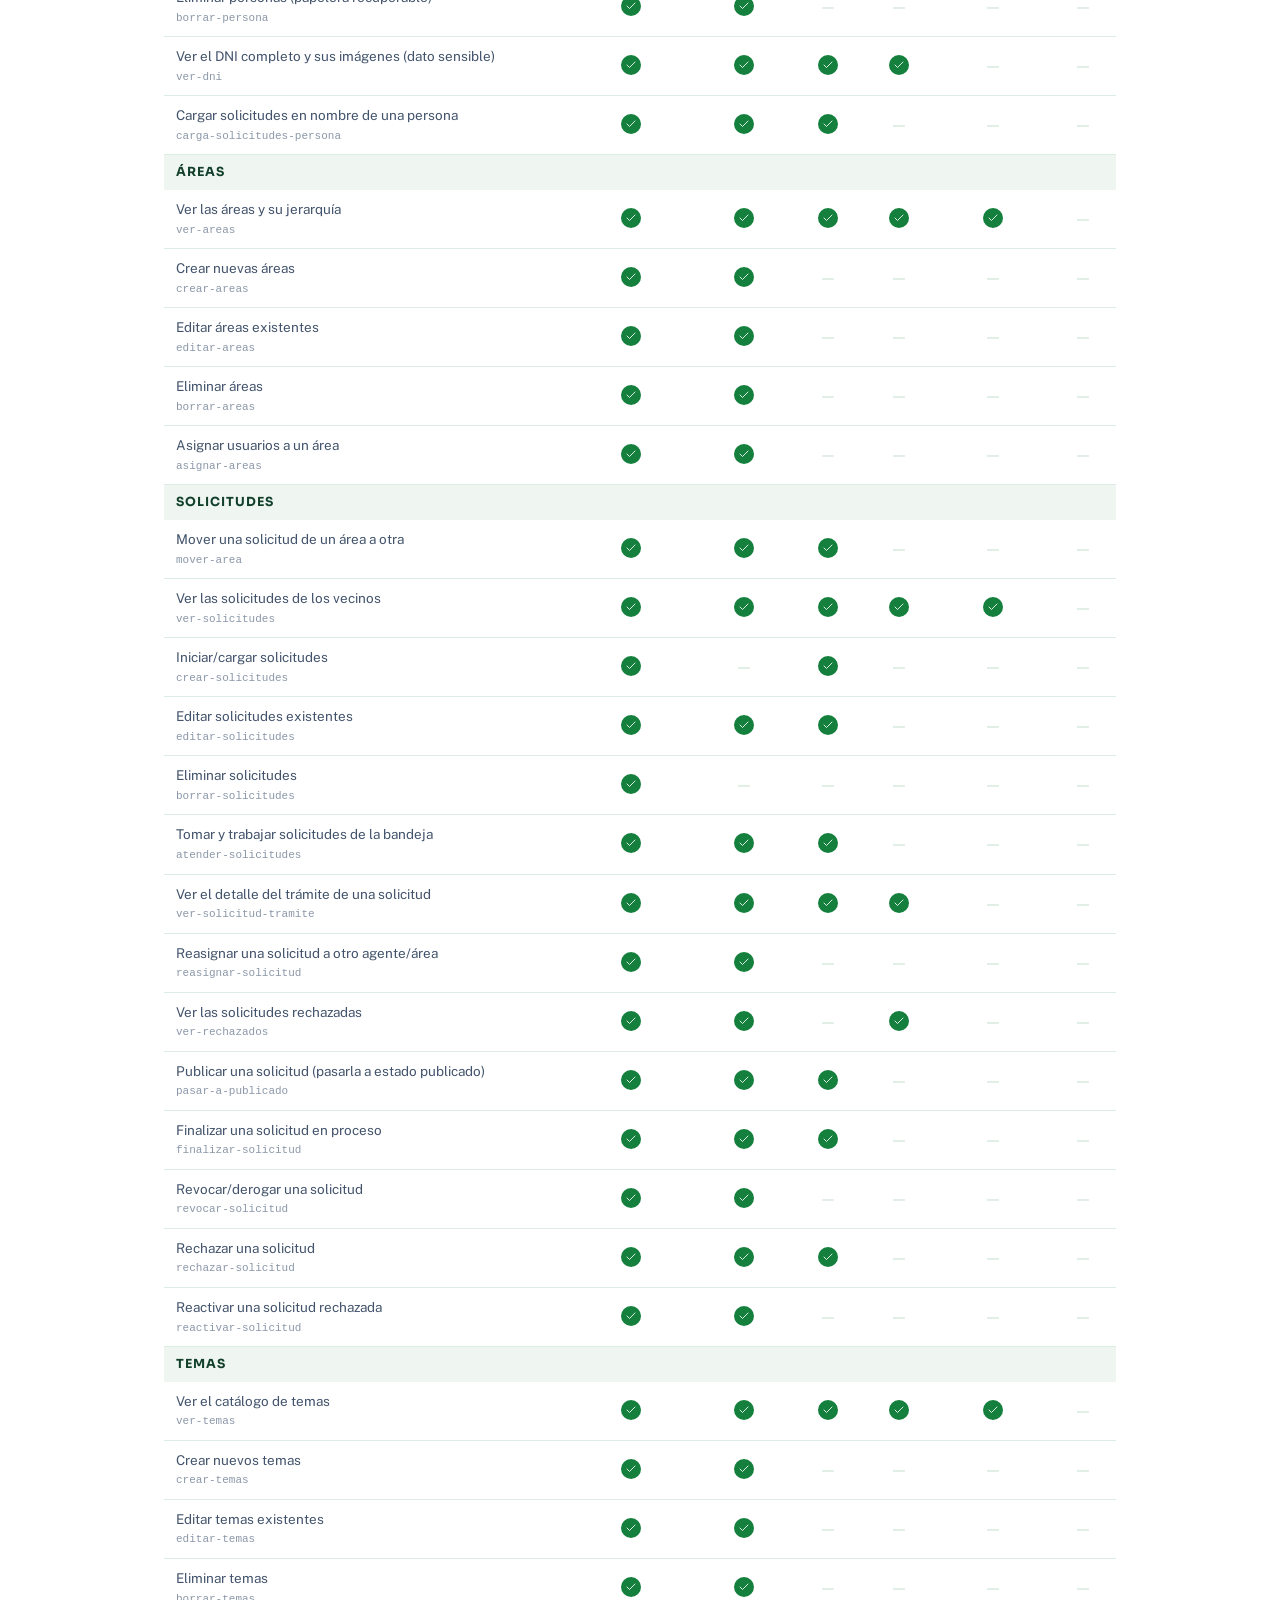
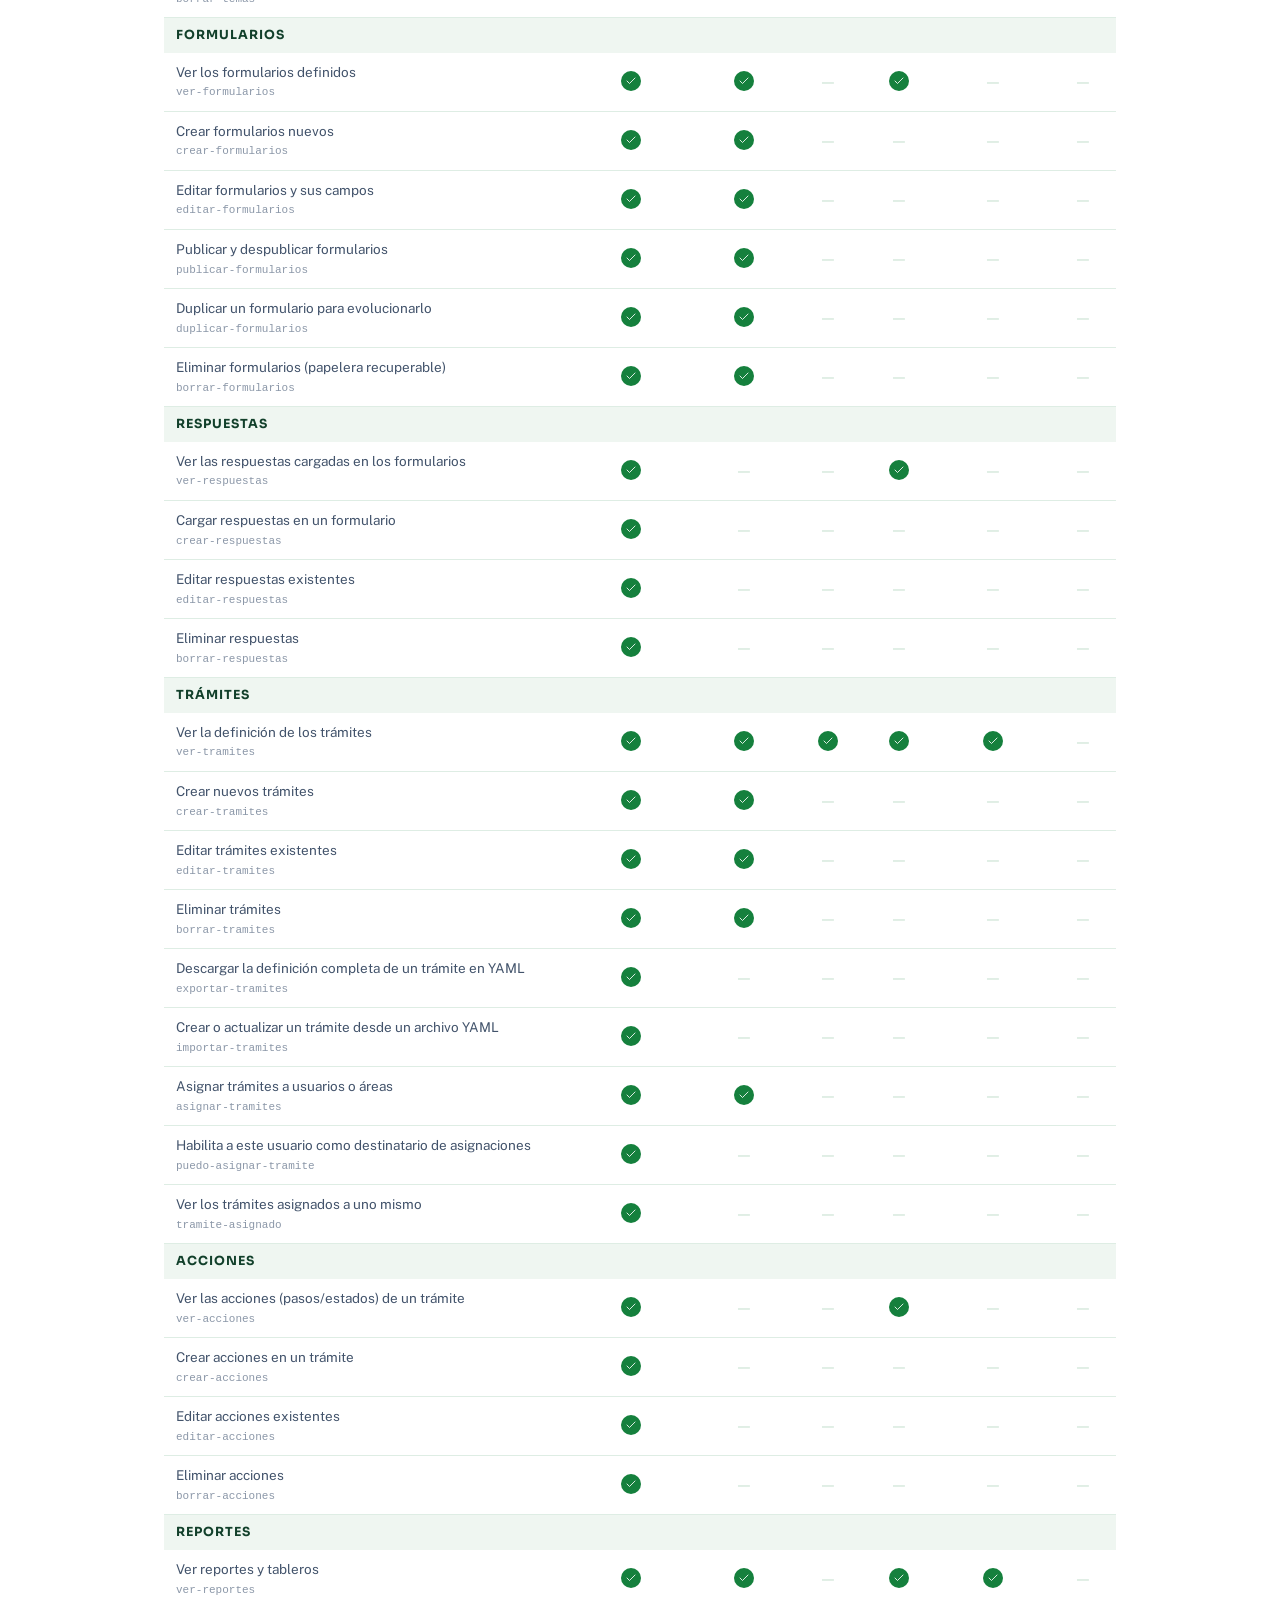
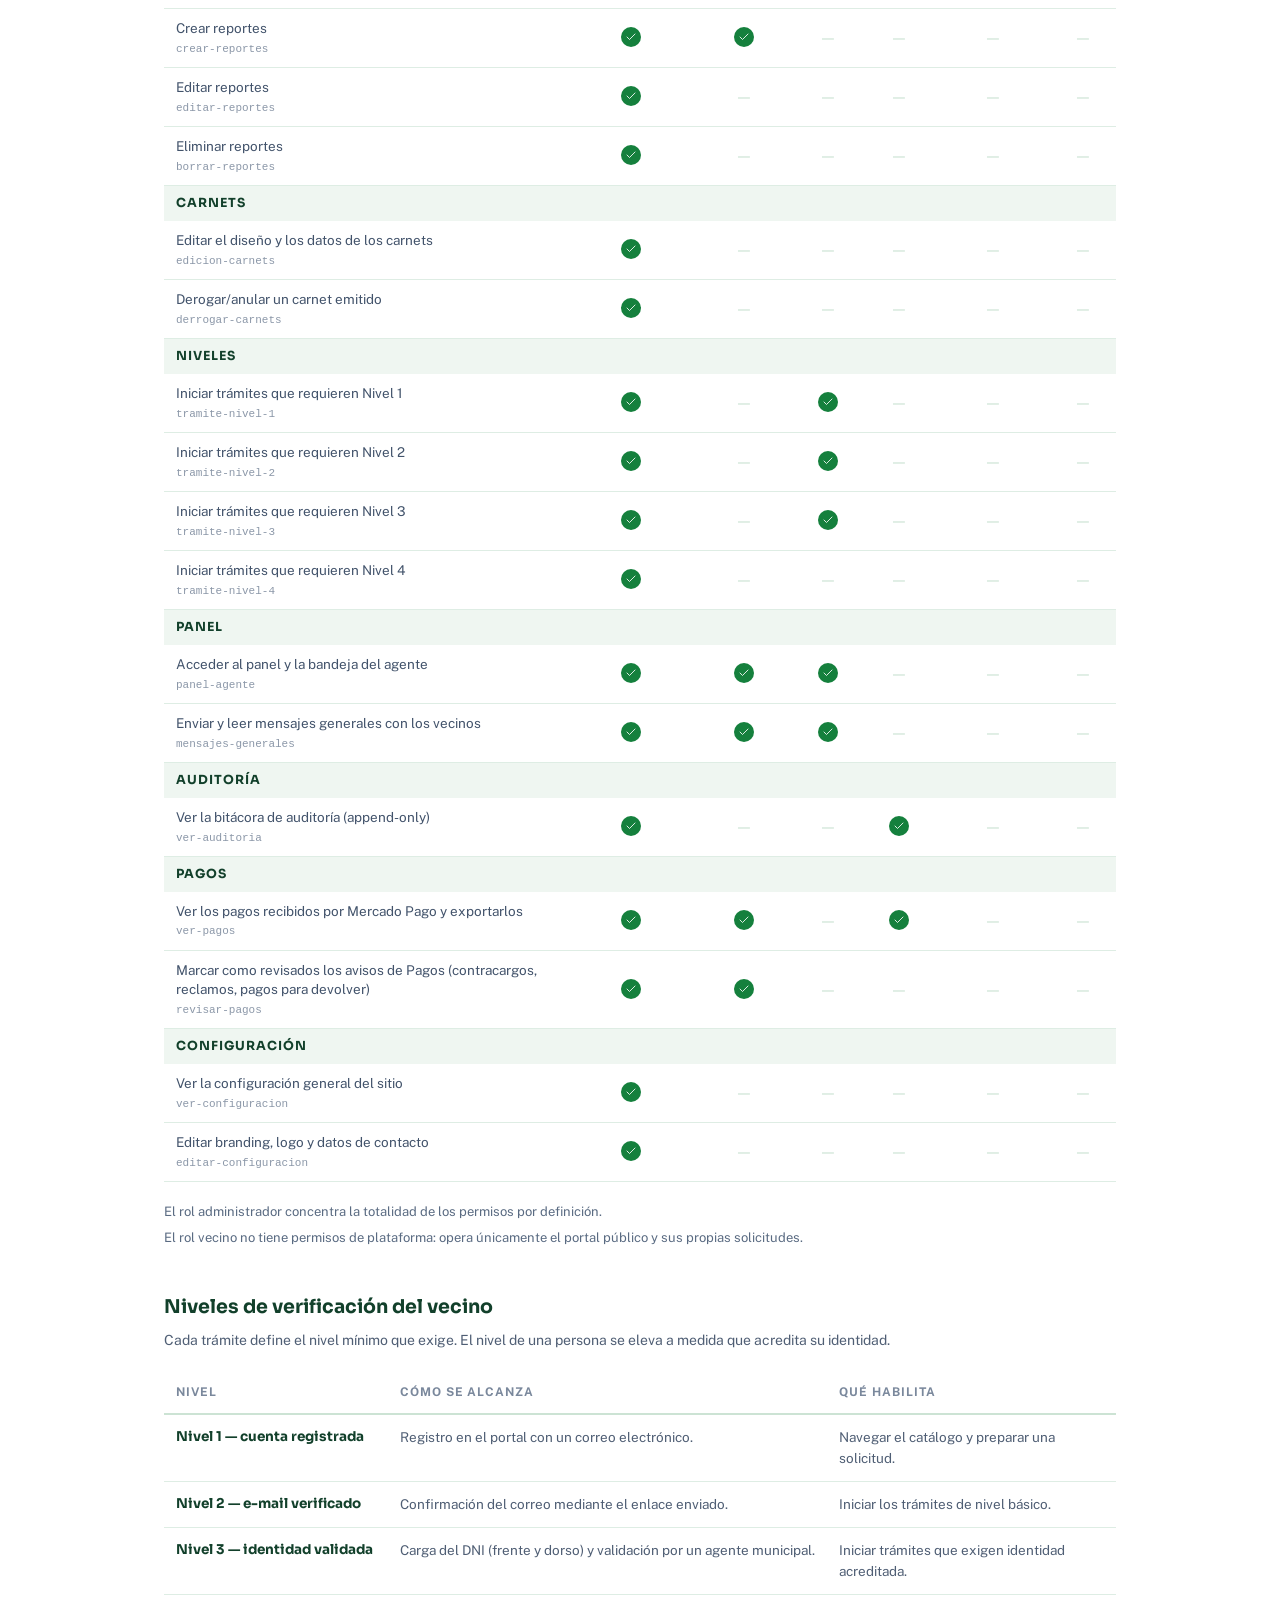
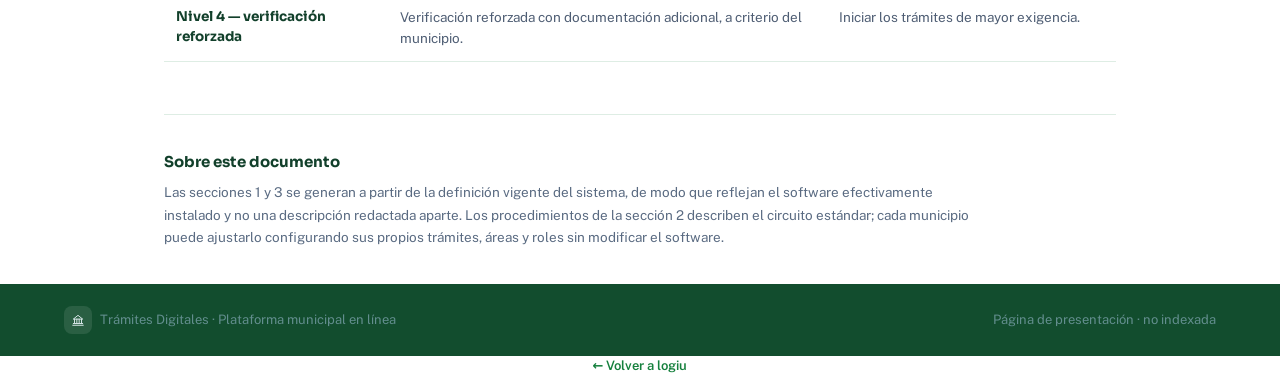
<file: tramites-digitales/data-sheet/index.html>
<!DOCTYPE html>
<html lang="es" class="h-full">
<head>
<meta charset="utf-8">
<title>Data sheet · Trámites Digitales · logiu</title>
<meta name="viewport" content="width=device-width,initial-scale=1">
<meta name="description" content="Data sheet de Trámites Digitales: catálogo de módulos, procedimientos por rol y matriz completa de roles y permisos.">
<meta property="og:title" content="Data sheet · Trámites Digitales · logiu">
<meta property="og:description" content="Data sheet de Trámites Digitales: catálogo de módulos, procedimientos por rol y matriz completa de roles y permisos.">
<meta property="og:type" content="website">
<meta property="og:url" content="https://logiu.com.ar/tramites-digitales/data-sheet">
<link rel="icon" href="../icono.svg" type="image/svg+xml">
<link rel="preconnect" href="https://fonts.googleapis.com">
<link rel="preconnect" href="https://fonts.gstatic.com" crossorigin>
<link href="https://fonts.googleapis.com/css2?family=Sora:wght@500;600;700;800&display=swap" rel="stylesheet">
<link href="https://fonts.googleapis.com/css2?family=Public+Sans:wght@400;500;600;700&display=swap" rel="stylesheet">
<link rel="stylesheet" href="../estilos.css">
</head>
<body class="landing h-full palette-verde"
       
        data-action="turbo:submit-start@document->
submit-guard#disable turbo:submit-end@document->submit-guard#enable">
    <!-- BEGIN app/views/paginas/data_sheet.html.erb
-->
<div class="ds-doc w-full overflow-x-hidden bg-white">

  <!-- BEGIN app/views/paginas/_caracteristicas_nav.html.erb
--><header class="sticky top-0 z-50 border-b border-[var(--l-200)] bg-white/90 backdrop-blur-md backdrop-saturate-150 print:hidden">
  <div class="mx-auto flex max-w-[1200px] flex-wrap items-center justify-between gap-3 px-4 py-[11px] sm:px-6">
    <span class="flex items-center gap-2.5">
      <span class="flex h-9 w-9 items-center justify-center rounded-[10px] bg-marca text-white"><svg width="18" height="18" viewBox="0 0 24 24" fill="none" stroke="currentColor" stroke-width="1.7" stroke-linecap="round" stroke-linejoin="round" aria-hidden="true" focusable="false"><path d="M4 10.5L12 4l8 6.5" /><path d="M5 10.5h14" /><path d="M6 10.5V18" /><path d="M10 10.5V18" /><path d="M14 10.5V18" /><path d="M18 10.5V18" /><path d="M4 18h16" /><path d="M3 21h18" /></svg></span>
      <span class="font-display text-[16px] font-bold text-ink">Trámites Digitales</span>
    </span>

    <nav class="flex items-center gap-1 rounded-full border border-[var(--l-200)] bg-[var(--l-50)] p-1"
         aria-label="Secciones de la presentación">
        <a class="rounded-full px-4 py-1.5 text-[13.5px] font-semibold transition-colors text-[#5a6b82] hover:text-ink" href="../">Funcionalidades</a>
        <a class="rounded-full px-4 py-1.5 text-[13.5px] font-semibold transition-colors bg-marca text-white shadow-sm" aria-current="page" href="./">Data sheet</a>
    </nav>
  </div>
</header>
<!-- END app/views/paginas/_caracteristicas_nav.html.erb -->

  <header class="border-b border-[var(--l-200)] bg-[var(--l-50)]">
    <div class="mx-auto max-w-[1000px] px-6 py-[52px]">
      <span class="text-[12.5px] font-bold uppercase tracking-[0.14em] text-[#7a889c]">Documento técnico</span>
      <h1 class="mt-2 font-display text-[34px] font-extrabold leading-[1.1] tracking-[-0.02em] text-ink sm:text-[38px]">Data sheet de la plataforma</h1>
      <p class="mt-4 max-w-[760px] text-[15.5px] leading-[1.65] text-[#42536b]">Descripción funcional y técnica del sistema de trámites municipales en línea: módulos que lo componen, procedimientos de uso por rol y matriz completa de permisos. Redactado para acompañar un expediente administrativo o una sesión de concejo deliberante.</p>

      <dl class="mt-7 grid grid-cols-1 gap-x-10 gap-y-4 border-t border-[var(--l-200)] pt-6 sm:grid-cols-3">
        <div>
          <dt class="text-[12px] font-bold uppercase tracking-[0.1em] text-[#7a889c]">Versión del documento</dt>
          <dd class="mt-1 text-[15px] font-semibold text-ink">1.1</dd>
        </div>
        <div>
          <dt class="text-[12px] font-bold uppercase tracking-[0.1em] text-[#7a889c]">Generado el</dt>
          <dd class="mt-1 text-[15px] font-semibold text-ink">23 de octubre de 2026</dd>
        </div>
        <div>
          <dt class="text-[12px] font-bold uppercase tracking-[0.1em] text-[#7a889c]">Alcance</dt>
          <dd class="mt-1 text-[15px] font-semibold text-ink">Instalación municipal única</dd>
          <dd class="mt-1 text-[13px] leading-[1.5] text-[#5a6b82]">Cada municipio opera su propia instancia, con su propia base de datos. No hay datos compartidos entre municipios.</dd>
        </div>
      </dl>
    </div>
  </header>

  <nav class="ds-indice border-b border-[var(--l-200)] bg-white" aria-labelledby="indice-titulo">
    <div class="mx-auto max-w-[1000px] px-6 py-8">
      <h2 id="indice-titulo" class="text-[12.5px] font-bold uppercase tracking-[0.14em] text-[#7a889c]">Contenido</h2>
      <ol class="mt-4 grid grid-cols-1 gap-2 sm:grid-cols-3">
          <li>
            <a href="#seccion-modulos" class="flex items-baseline gap-3 rounded-lg border border-[var(--l-200)] px-4 py-3 transition hover:border-marca hover:bg-[var(--l-50)]">
              <span class="font-display text-[15px] font-bold text-marca">1.</span>
              <span class="text-[14.5px] font-semibold text-ink">Catálogo de módulos</span>
            </a>
          </li>
          <li>
            <a href="#seccion-procedimientos" class="flex items-baseline gap-3 rounded-lg border border-[var(--l-200)] px-4 py-3 transition hover:border-marca hover:bg-[var(--l-50)]">
              <span class="font-display text-[15px] font-bold text-marca">2.</span>
              <span class="text-[14.5px] font-semibold text-ink">Procedimientos por rol</span>
            </a>
          </li>
          <li>
            <a href="#seccion-matriz" class="flex items-baseline gap-3 rounded-lg border border-[var(--l-200)] px-4 py-3 transition hover:border-marca hover:bg-[var(--l-50)]">
              <span class="font-display text-[15px] font-bold text-marca">3.</span>
              <span class="text-[14.5px] font-semibold text-ink">Matriz de roles y permisos</span>
            </a>
          </li>
      </ol>
      <p class="mt-5 print:hidden">
        <button type="button"
                data-controller="imprimir" data-action="imprimir#imprimir"
                class="inline-flex items-center gap-2 rounded-lg border border-[var(--l-300)] px-4 py-2 text-[13.5px] font-semibold text-[#42536b] transition hover:border-marca hover:text-marca">
          <svg width="16" height="16" viewBox="0 0 24 24" fill="none" stroke="currentColor" stroke-width="1.7" stroke-linecap="round" stroke-linejoin="round" aria-hidden="true" focusable="false"><path d="M6 9V3h12v6" /><path d="M6 18H4a2 2 0 0 1-2-2v-4a2 2 0 0 1 2-2h16a2 2 0 0 1 2 2v4a2 2 0 0 1-2 2h-2" /><path d="M6 14h12v7H6z" /></svg> Imprimir / Guardar PDF
        </button>
      </p>
    </div>
  </nav>

  <div class="mx-auto max-w-[1000px] px-6">

    <section id="seccion-modulos" class="ds-seccion border-b border-[var(--l-200)] py-[52px]">
      <div class="flex items-baseline gap-3">
        <span class="font-display text-[26px] font-extrabold text-marca">1.</span>
        <h2 class="font-display text-[26px] font-bold tracking-[-0.01em] text-ink">Catálogo de módulos</h2>
      </div>
      <p class="mt-3 max-w-[760px] text-[15px] leading-[1.6] text-[#4f5e74]">Cada módulo del sistema, qué problema administrativo resuelve, qué rol lo opera habitualmente y qué permisos exige para funcionar.</p>

      <div class="mt-7 overflow-x-auto">
        <table class="ds-modulos w-full min-w-[820px] border-collapse text-left align-top">
          <thead>
            <tr class="border-b-2 border-[var(--l-300)]">
                <th scope="col" class="px-3 py-3 text-[12px] font-bold uppercase tracking-[0.08em] text-[#7a889c]">Módulo</th>
                <th scope="col" class="px-3 py-3 text-[12px] font-bold uppercase tracking-[0.08em] text-[#7a889c]">Qué resuelve</th>
                <th scope="col" class="px-3 py-3 text-[12px] font-bold uppercase tracking-[0.08em] text-[#7a889c]">Quién lo opera</th>
                <th scope="col" class="px-3 py-3 text-[12px] font-bold uppercase tracking-[0.08em] text-[#7a889c]">Permisos que exige</th>
            </tr>
          </thead>
          <tbody>
              <tr class="border-b border-[var(--l-200)] align-top">
                <th scope="row" class="px-3 py-4 text-left">
                  <span class="flex items-start gap-2.5">
                    <span class="ds-modulo-icono mt-0.5 flex h-8 w-8 shrink-0 items-center justify-center rounded-lg bg-[var(--l-100)] text-marca"><svg width="17" height="17" viewBox="0 0 24 24" fill="none" stroke="currentColor" stroke-width="1.7" stroke-linecap="round" stroke-linejoin="round" aria-hidden="true" focusable="false"><path d="M14 2H6a2 2 0 0 0-2 2v16a2 2 0 0 0 2 2h12a2 2 0 0 0 2-2V8z" /><path d="M14 2v6h6" /></svg></span>
                    <span class="font-display text-[14.5px] font-bold leading-snug text-ink">Solicitudes en línea</span>
                  </span>
                </th>
                <td class="px-3 py-4 text-[13.5px] leading-[1.6] text-[#4f5e74]">El vecino inicia su gestión desde cualquier dispositivo: elige el trámite del catálogo, completa el formulario y adjunta la documentación. Cada solicitud recibe un número propio y queda registrada con fecha y hora.</td>
                <td class="px-3 py-4 text-[13.5px] leading-[1.6] text-[#42536b]">Vecino · Agente (carga asistida en mesa de entradas)</td>
                <td class="px-3 py-4">
                    <span class="flex flex-wrap gap-1.5">
                        <code class="rounded border border-[var(--l-200)] bg-[var(--l-50)] px-1.5 py-0.5 font-mono text-[11.5px] text-[#42536b]">crear-solicitudes</code>
                        <code class="rounded border border-[var(--l-200)] bg-[var(--l-50)] px-1.5 py-0.5 font-mono text-[11.5px] text-[#42536b]">ver-solicitudes</code>
                    </span>
                </td>
              </tr>
              <tr class="border-b border-[var(--l-200)] align-top">
                <th scope="row" class="px-3 py-4 text-left">
                  <span class="flex items-start gap-2.5">
                    <span class="ds-modulo-icono mt-0.5 flex h-8 w-8 shrink-0 items-center justify-center rounded-lg bg-[var(--l-100)] text-marca"><svg width="17" height="17" viewBox="0 0 24 24" fill="none" stroke="currentColor" stroke-width="1.7" stroke-linecap="round" stroke-linejoin="round" aria-hidden="true" focusable="false"><path d="M22 12h-6l-2 3h-4l-2-3H2" /><path d="M5.45 5.11 2 12v6a2 2 0 0 0 2 2h16a2 2 0 0 0 2-2v-6l-3.45-6.89A2 2 0 0 0 16.76 4H7.24a2 2 0 0 0-1.79 1.11z" /></svg></span>
                    <span class="font-display text-[14.5px] font-bold leading-snug text-ink">Bandeja y turnos de atención</span>
                  </span>
                </th>
                <td class="px-3 py-4 text-[13.5px] leading-[1.6] text-[#4f5e74]">Las solicitudes entrantes se agrupan por estado y por área. El agente filtra, toma una solicitud y queda como responsable, lo que evita que dos personas trabajen el mismo expediente.</td>
                <td class="px-3 py-4 text-[13.5px] leading-[1.6] text-[#42536b]">Agente · Supervisor</td>
                <td class="px-3 py-4">
                    <span class="flex flex-wrap gap-1.5">
                        <code class="rounded border border-[var(--l-200)] bg-[var(--l-50)] px-1.5 py-0.5 font-mono text-[11.5px] text-[#42536b]">panel-agente</code>
                        <code class="rounded border border-[var(--l-200)] bg-[var(--l-50)] px-1.5 py-0.5 font-mono text-[11.5px] text-[#42536b]">atender-solicitudes</code>
                    </span>
                </td>
              </tr>
              <tr class="border-b border-[var(--l-200)] align-top">
                <th scope="row" class="px-3 py-4 text-left">
                  <span class="flex items-start gap-2.5">
                    <span class="ds-modulo-icono mt-0.5 flex h-8 w-8 shrink-0 items-center justify-center rounded-lg bg-[var(--l-100)] text-marca"><svg width="17" height="17" viewBox="0 0 24 24" fill="none" stroke="currentColor" stroke-width="1.7" stroke-linecap="round" stroke-linejoin="round" aria-hidden="true" focusable="false"><path d="M12 2 2 7l10 5 10-5z" /><path d="M2 12l10 5 10-5" /><path d="M2 17l10 5 10-5" /></svg></span>
                    <span class="font-display text-[14.5px] font-bold leading-snug text-ink">Movimientos y expediente</span>
                  </span>
                </th>
                <td class="px-3 py-4 text-[13.5px] leading-[1.6] text-[#4f5e74]">Cada intervención sobre la solicitud (verificación, pedido de documentación, nota interna, respuesta al vecino) se asienta como un movimiento fechado y firmado por su autor. El conjunto forma el expediente digital del trámite.</td>
                <td class="px-3 py-4 text-[13.5px] leading-[1.6] text-[#42536b]">Agente · Supervisor</td>
                <td class="px-3 py-4">
                    <span class="flex flex-wrap gap-1.5">
                        <code class="rounded border border-[var(--l-200)] bg-[var(--l-50)] px-1.5 py-0.5 font-mono text-[11.5px] text-[#42536b]">ver-solicitud-tramite</code>
                        <code class="rounded border border-[var(--l-200)] bg-[var(--l-50)] px-1.5 py-0.5 font-mono text-[11.5px] text-[#42536b]">editar-solicitudes</code>
                        <code class="rounded border border-[var(--l-200)] bg-[var(--l-50)] px-1.5 py-0.5 font-mono text-[11.5px] text-[#42536b]">finalizar-solicitud</code>
                    </span>
                </td>
              </tr>
              <tr class="border-b border-[var(--l-200)] align-top">
                <th scope="row" class="px-3 py-4 text-left">
                  <span class="flex items-start gap-2.5">
                    <span class="ds-modulo-icono mt-0.5 flex h-8 w-8 shrink-0 items-center justify-center rounded-lg bg-[var(--l-100)] text-marca"><svg width="17" height="17" viewBox="0 0 24 24" fill="none" stroke="currentColor" stroke-width="1.7" stroke-linecap="round" stroke-linejoin="round" aria-hidden="true" focusable="false"><path d="M4 5h16a2 2 0 0 1 2 2v10a2 2 0 0 1-2 2H4a2 2 0 0 1-2-2V7a2 2 0 0 1 2-2z" /><path d="M2 10h20" /><path d="M6 15h4" /></svg></span>
                    <span class="font-display text-[14.5px] font-bold leading-snug text-ink">Pagos en línea</span>
                  </span>
                </th>
                <td class="px-3 py-4 text-[13.5px] leading-[1.6] text-[#4f5e74]">Un paso del trámite puede cobrar un monto fijo, y el agente puede sumar un cobro puntual. El vecino paga con Mercado Pago desde su solicitud y el trámite sigue solo cuando el pago se acredita, que el sistema confirma consultando a Mercado Pago. Cada municipio cobra en su propia cuenta y concilia lo cobrado desde la plataforma. Es opcional: sin una cuenta configurada, no se ofrece cobrar.</td>
                <td class="px-3 py-4 text-[13.5px] leading-[1.6] text-[#42536b]">Vecino (paga) · Agente (cobra) · Supervisor y Auditor (concilian)</td>
                <td class="px-3 py-4">
                    <span class="flex flex-wrap gap-1.5">
                        <code class="rounded border border-[var(--l-200)] bg-[var(--l-50)] px-1.5 py-0.5 font-mono text-[11.5px] text-[#42536b]">ver-pagos</code>
                        <code class="rounded border border-[var(--l-200)] bg-[var(--l-50)] px-1.5 py-0.5 font-mono text-[11.5px] text-[#42536b]">revisar-pagos</code>
                    </span>
                </td>
              </tr>
              <tr class="border-b border-[var(--l-200)] align-top">
                <th scope="row" class="px-3 py-4 text-left">
                  <span class="flex items-start gap-2.5">
                    <span class="ds-modulo-icono mt-0.5 flex h-8 w-8 shrink-0 items-center justify-center rounded-lg bg-[var(--l-100)] text-marca"><svg width="17" height="17" viewBox="0 0 24 24" fill="none" stroke="currentColor" stroke-width="1.7" stroke-linecap="round" stroke-linejoin="round" aria-hidden="true" focusable="false"><path d="M14 2H6a2 2 0 0 0-2 2v16a2 2 0 0 0 2 2h12a2 2 0 0 0 2-2V8z" /><path d="M14 2v6h6" /><path d="m9 15 2 2 4-4" /></svg></span>
                    <span class="font-display text-[14.5px] font-bold leading-snug text-ink">Formularios versionados</span>
                  </span>
                </th>
                <td class="px-3 py-4 text-[13.5px] leading-[1.6] text-[#4f5e74]">El municipio define los campos de cada trámite sin programar. Cada modificación crea una versión nueva, que rige para las solicitudes que se inicien después: las ya iniciadas conservan el formulario con el que fueron presentadas, tal como exige la validez del acto administrativo.</td>
                <td class="px-3 py-4 text-[13.5px] leading-[1.6] text-[#42536b]">Administrador · Supervisor</td>
                <td class="px-3 py-4">
                    <span class="flex flex-wrap gap-1.5">
                        <code class="rounded border border-[var(--l-200)] bg-[var(--l-50)] px-1.5 py-0.5 font-mono text-[11.5px] text-[#42536b]">ver-formularios</code>
                        <code class="rounded border border-[var(--l-200)] bg-[var(--l-50)] px-1.5 py-0.5 font-mono text-[11.5px] text-[#42536b]">crear-formularios</code>
                        <code class="rounded border border-[var(--l-200)] bg-[var(--l-50)] px-1.5 py-0.5 font-mono text-[11.5px] text-[#42536b]">editar-formularios</code>
                        <code class="rounded border border-[var(--l-200)] bg-[var(--l-50)] px-1.5 py-0.5 font-mono text-[11.5px] text-[#42536b]">publicar-formularios</code>
                    </span>
                </td>
              </tr>
              <tr class="border-b border-[var(--l-200)] align-top">
                <th scope="row" class="px-3 py-4 text-left">
                  <span class="flex items-start gap-2.5">
                    <span class="ds-modulo-icono mt-0.5 flex h-8 w-8 shrink-0 items-center justify-center rounded-lg bg-[var(--l-100)] text-marca"><svg width="17" height="17" viewBox="0 0 24 24" fill="none" stroke="currentColor" stroke-width="1.7" stroke-linecap="round" stroke-linejoin="round" aria-hidden="true" focusable="false"><path d="M9 3h6v4H9z" /><path d="M3 17h6v4H3z" /><path d="M15 17h6v4h-6z" /><path d="M12 7v4" /><path d="M6 17v-2a1 1 0 0 1 1-1h10a1 1 0 0 1 1 1v2" /></svg></span>
                    <span class="font-display text-[14.5px] font-bold leading-snug text-ink">Trámites y estados</span>
                  </span>
                </th>
                <td class="px-3 py-4 text-[13.5px] leading-[1.6] text-[#4f5e74]">Cada trámite define su propio circuito: qué acciones existen, en qué orden, qué estado deja cada una y qué nivel de verificación exige del vecino. No hay un flujo único impuesto a todos los trámites.</td>
                <td class="px-3 py-4 text-[13.5px] leading-[1.6] text-[#42536b]">Administrador · Supervisor</td>
                <td class="px-3 py-4">
                    <span class="flex flex-wrap gap-1.5">
                        <code class="rounded border border-[var(--l-200)] bg-[var(--l-50)] px-1.5 py-0.5 font-mono text-[11.5px] text-[#42536b]">ver-tramites</code>
                        <code class="rounded border border-[var(--l-200)] bg-[var(--l-50)] px-1.5 py-0.5 font-mono text-[11.5px] text-[#42536b]">crear-tramites</code>
                        <code class="rounded border border-[var(--l-200)] bg-[var(--l-50)] px-1.5 py-0.5 font-mono text-[11.5px] text-[#42536b]">editar-tramites</code>
                        <code class="rounded border border-[var(--l-200)] bg-[var(--l-50)] px-1.5 py-0.5 font-mono text-[11.5px] text-[#42536b]">ver-acciones</code>
                        <code class="rounded border border-[var(--l-200)] bg-[var(--l-50)] px-1.5 py-0.5 font-mono text-[11.5px] text-[#42536b]">crear-acciones</code>
                    </span>
                </td>
              </tr>
              <tr class="border-b border-[var(--l-200)] align-top">
                <th scope="row" class="px-3 py-4 text-left">
                  <span class="flex items-start gap-2.5">
                    <span class="ds-modulo-icono mt-0.5 flex h-8 w-8 shrink-0 items-center justify-center rounded-lg bg-[var(--l-100)] text-marca"><svg width="17" height="17" viewBox="0 0 24 24" fill="none" stroke="currentColor" stroke-width="1.7" stroke-linecap="round" stroke-linejoin="round" aria-hidden="true" focusable="false"><path d="M16 21v-2a4 4 0 0 0-4-4H6a4 4 0 0 0-4 4v2" /><path d="M9 11a4 4 0 1 0 0-8 4 4 0 0 0 0 8z" /><path d="M22 21v-2a4 4 0 0 0-3-3.87" /><path d="M16 3.13a4 4 0 0 1 0 7.75" /></svg></span>
                    <span class="font-display text-[14.5px] font-bold leading-snug text-ink">Áreas y derivación</span>
                  </span>
                </th>
                <td class="px-3 py-4 text-[13.5px] leading-[1.6] text-[#4f5e74]">Refleja el organigrama municipal. Una solicitud puede derivarse de un área a otra dejando constancia del movimiento, y cada agente ve la bandeja de las áreas a las que pertenece.</td>
                <td class="px-3 py-4 text-[13.5px] leading-[1.6] text-[#42536b]">Administrador · Supervisor</td>
                <td class="px-3 py-4">
                    <span class="flex flex-wrap gap-1.5">
                        <code class="rounded border border-[var(--l-200)] bg-[var(--l-50)] px-1.5 py-0.5 font-mono text-[11.5px] text-[#42536b]">ver-areas</code>
                        <code class="rounded border border-[var(--l-200)] bg-[var(--l-50)] px-1.5 py-0.5 font-mono text-[11.5px] text-[#42536b]">crear-areas</code>
                        <code class="rounded border border-[var(--l-200)] bg-[var(--l-50)] px-1.5 py-0.5 font-mono text-[11.5px] text-[#42536b]">asignar-areas</code>
                        <code class="rounded border border-[var(--l-200)] bg-[var(--l-50)] px-1.5 py-0.5 font-mono text-[11.5px] text-[#42536b]">mover-area</code>
                    </span>
                </td>
              </tr>
              <tr class="border-b border-[var(--l-200)] align-top">
                <th scope="row" class="px-3 py-4 text-left">
                  <span class="flex items-start gap-2.5">
                    <span class="ds-modulo-icono mt-0.5 flex h-8 w-8 shrink-0 items-center justify-center rounded-lg bg-[var(--l-100)] text-marca"><svg width="17" height="17" viewBox="0 0 24 24" fill="none" stroke="currentColor" stroke-width="1.7" stroke-linecap="round" stroke-linejoin="round" aria-hidden="true" focusable="false"><path d="M2 5.5h20v13H2z" /><path d="M8.5 12a2 2 0 1 0 0-4 2 2 0 0 0 0 4z" /><path d="M5.5 16c.6-1.5 1.7-2.2 3-2.2s2.4.7 3 2.2" /><path d="M15 10h4" /><path d="M15 13.5h4" /></svg></span>
                    <span class="font-display text-[14.5px] font-bold leading-snug text-ink">Padrón de personas</span>
                  </span>
                </th>
                <td class="px-3 py-4 text-[13.5px] leading-[1.6] text-[#4f5e74]">Registro único de vecinos y personas jurídicas. Concentra los datos identificatorios para no volver a pedirlos en cada trámite. El DNI y sus imágenes son datos sensibles y requieren un permiso específico para verse.</td>
                <td class="px-3 py-4 text-[13.5px] leading-[1.6] text-[#42536b]">Agente · Supervisor</td>
                <td class="px-3 py-4">
                    <span class="flex flex-wrap gap-1.5">
                        <code class="rounded border border-[var(--l-200)] bg-[var(--l-50)] px-1.5 py-0.5 font-mono text-[11.5px] text-[#42536b]">ver-persona</code>
                        <code class="rounded border border-[var(--l-200)] bg-[var(--l-50)] px-1.5 py-0.5 font-mono text-[11.5px] text-[#42536b]">crear-persona</code>
                        <code class="rounded border border-[var(--l-200)] bg-[var(--l-50)] px-1.5 py-0.5 font-mono text-[11.5px] text-[#42536b]">editar-persona</code>
                        <code class="rounded border border-[var(--l-200)] bg-[var(--l-50)] px-1.5 py-0.5 font-mono text-[11.5px] text-[#42536b]">ver-dni</code>
                    </span>
                </td>
              </tr>
              <tr class="border-b border-[var(--l-200)] align-top">
                <th scope="row" class="px-3 py-4 text-left">
                  <span class="flex items-start gap-2.5">
                    <span class="ds-modulo-icono mt-0.5 flex h-8 w-8 shrink-0 items-center justify-center rounded-lg bg-[var(--l-100)] text-marca"><svg width="17" height="17" viewBox="0 0 24 24" fill="none" stroke="currentColor" stroke-width="1.7" stroke-linecap="round" stroke-linejoin="round" aria-hidden="true" focusable="false"><path d="M20 21a8 8 0 0 0-16 0" /><path d="M12 11a4 4 0 1 0 0-8 4 4 0 0 0 0 8z" /></svg></span>
                    <span class="font-display text-[14.5px] font-bold leading-snug text-ink">Usuarios internos</span>
                  </span>
                </th>
                <td class="px-3 py-4 text-[13.5px] leading-[1.6] text-[#4f5e74]">Alta, baja y modificación del personal municipal que opera el sistema, con asignación de roles y de áreas. Las bajas van a una papelera recuperable, no se borran.</td>
                <td class="px-3 py-4 text-[13.5px] leading-[1.6] text-[#42536b]">Administrador · Supervisor</td>
                <td class="px-3 py-4">
                    <span class="flex flex-wrap gap-1.5">
                        <code class="rounded border border-[var(--l-200)] bg-[var(--l-50)] px-1.5 py-0.5 font-mono text-[11.5px] text-[#42536b]">ver-usuario</code>
                        <code class="rounded border border-[var(--l-200)] bg-[var(--l-50)] px-1.5 py-0.5 font-mono text-[11.5px] text-[#42536b]">crear-usuario</code>
                        <code class="rounded border border-[var(--l-200)] bg-[var(--l-50)] px-1.5 py-0.5 font-mono text-[11.5px] text-[#42536b]">editar-usuario</code>
                        <code class="rounded border border-[var(--l-200)] bg-[var(--l-50)] px-1.5 py-0.5 font-mono text-[11.5px] text-[#42536b]">borrar-usuario</code>
                    </span>
                </td>
              </tr>
              <tr class="border-b border-[var(--l-200)] align-top">
                <th scope="row" class="px-3 py-4 text-left">
                  <span class="flex items-start gap-2.5">
                    <span class="ds-modulo-icono mt-0.5 flex h-8 w-8 shrink-0 items-center justify-center rounded-lg bg-[var(--l-100)] text-marca"><svg width="17" height="17" viewBox="0 0 24 24" fill="none" stroke="currentColor" stroke-width="1.7" stroke-linecap="round" stroke-linejoin="round" aria-hidden="true" focusable="false"><path d="M15.5 3a5.5 5.5 0 1 0-4.2 9.05L3 20.35V22h3.5v-2h2v-2h2l1.8-1.8A5.5 5.5 0 0 0 15.5 3z" /><path d="M17 7.5h.01" /></svg></span>
                    <span class="font-display text-[14.5px] font-bold leading-snug text-ink">Roles y permisos</span>
                  </span>
                </th>
                <td class="px-3 py-4 text-[13.5px] leading-[1.6] text-[#4f5e74]">El municipio puede crear roles propios además de los del sistema y componerlos permiso por permiso, sin intervención del proveedor. La sección 3 de este documento lista el vocabulario completo.</td>
                <td class="px-3 py-4 text-[13.5px] leading-[1.6] text-[#42536b]">Administrador</td>
                <td class="px-3 py-4">
                    <span class="flex flex-wrap gap-1.5">
                        <code class="rounded border border-[var(--l-200)] bg-[var(--l-50)] px-1.5 py-0.5 font-mono text-[11.5px] text-[#42536b]">ver-rol</code>
                        <code class="rounded border border-[var(--l-200)] bg-[var(--l-50)] px-1.5 py-0.5 font-mono text-[11.5px] text-[#42536b]">crear-rol</code>
                        <code class="rounded border border-[var(--l-200)] bg-[var(--l-50)] px-1.5 py-0.5 font-mono text-[11.5px] text-[#42536b]">editar-rol</code>
                        <code class="rounded border border-[var(--l-200)] bg-[var(--l-50)] px-1.5 py-0.5 font-mono text-[11.5px] text-[#42536b]">borrar-rol</code>
                    </span>
                </td>
              </tr>
              <tr class="border-b border-[var(--l-200)] align-top">
                <th scope="row" class="px-3 py-4 text-left">
                  <span class="flex items-start gap-2.5">
                    <span class="ds-modulo-icono mt-0.5 flex h-8 w-8 shrink-0 items-center justify-center rounded-lg bg-[var(--l-100)] text-marca"><svg width="17" height="17" viewBox="0 0 24 24" fill="none" stroke="currentColor" stroke-width="1.7" stroke-linecap="round" stroke-linejoin="round" aria-hidden="true" focusable="false"><path d="M3 3h7v7H3z" /><path d="M14 3h7v7h-7z" /><path d="M3 14h7v7H3z" /><path d="M14 14h3v3h-3z" /><path d="M20 14v3" /><path d="M17 20h4" /></svg></span>
                    <span class="font-display text-[14.5px] font-bold leading-snug text-ink">Verificación pública por QR</span>
                  </span>
                </th>
                <td class="px-3 py-4 text-[13.5px] leading-[1.6] text-[#4f5e74]">Los documentos emitidos llevan un código QR. Quien lo escanea —otro organismo, un comercio, un inspector— ve si el trámite está vigente sin necesidad de cuenta y sin acceder a ningún dato personal del vecino.</td>
                <td class="px-3 py-4 text-[13.5px] leading-[1.6] text-[#42536b]">Público general (sin cuenta)</td>
                <td class="px-3 py-4">
                    <span class="text-[13px] italic leading-[1.5] text-[#5a6b82]">Ninguno: acceso público sin autenticación</span>
                </td>
              </tr>
              <tr class="border-b border-[var(--l-200)] align-top">
                <th scope="row" class="px-3 py-4 text-left">
                  <span class="flex items-start gap-2.5">
                    <span class="ds-modulo-icono mt-0.5 flex h-8 w-8 shrink-0 items-center justify-center rounded-lg bg-[var(--l-100)] text-marca"><svg width="17" height="17" viewBox="0 0 24 24" fill="none" stroke="currentColor" stroke-width="1.7" stroke-linecap="round" stroke-linejoin="round" aria-hidden="true" focusable="false"><path d="M6 8a6 6 0 0 1 12 0c0 7 3 9 3 9H3s3-2 3-9" /><path d="M10.3 21a1.94 1.94 0 0 0 3.4 0" /></svg></span>
                    <span class="font-display text-[14.5px] font-bold leading-snug text-ink">Notificaciones y mensajería</span>
                  </span>
                </th>
                <td class="px-3 py-4 text-[13.5px] leading-[1.6] text-[#4f5e74]">Cada cambio de estado se avisa por correo electrónico y dentro del portal. Las consultas del vecino y las respuestas del municipio quedan adjuntas al expediente, no en canales informales.</td>
                <td class="px-3 py-4 text-[13.5px] leading-[1.6] text-[#42536b]">Sistema · Agente · Vecino</td>
                <td class="px-3 py-4">
                    <span class="flex flex-wrap gap-1.5">
                        <code class="rounded border border-[var(--l-200)] bg-[var(--l-50)] px-1.5 py-0.5 font-mono text-[11.5px] text-[#42536b]">mensajes-generales</code>
                    </span>
                </td>
              </tr>
              <tr class="border-b border-[var(--l-200)] align-top">
                <th scope="row" class="px-3 py-4 text-left">
                  <span class="flex items-start gap-2.5">
                    <span class="ds-modulo-icono mt-0.5 flex h-8 w-8 shrink-0 items-center justify-center rounded-lg bg-[var(--l-100)] text-marca"><svg width="17" height="17" viewBox="0 0 24 24" fill="none" stroke="currentColor" stroke-width="1.7" stroke-linecap="round" stroke-linejoin="round" aria-hidden="true" focusable="false"><path d="M20 13c0 5-3.5 7.5-7.66 8.95a1 1 0 0 1-.67-.01C7.5 20.5 4 18 4 13V6a1 1 0 0 1 1-1c2 0 4.5-1.2 6.24-2.72a1.17 1.17 0 0 1 1.52 0C14.51 3.81 17 5 19 5a1 1 0 0 1 1 1z" /></svg></span>
                    <span class="font-display text-[14.5px] font-bold leading-snug text-ink">Bitácora de auditoría</span>
                  </span>
                </th>
                <td class="px-3 py-4 text-[13.5px] leading-[1.6] text-[#4f5e74]">Registro de solo lectura de las acciones relevantes: quién hizo qué, sobre qué objeto, desde qué dirección IP y en qué momento. No admite edición ni borrado desde la aplicación. Es el respaldo ante un pedido de informes o una auditoría.</td>
                <td class="px-3 py-4 text-[13.5px] leading-[1.6] text-[#42536b]">Auditor</td>
                <td class="px-3 py-4">
                    <span class="flex flex-wrap gap-1.5">
                        <code class="rounded border border-[var(--l-200)] bg-[var(--l-50)] px-1.5 py-0.5 font-mono text-[11.5px] text-[#42536b]">ver-auditoria</code>
                    </span>
                </td>
              </tr>
              <tr class="border-b border-[var(--l-200)] align-top">
                <th scope="row" class="px-3 py-4 text-left">
                  <span class="flex items-start gap-2.5">
                    <span class="ds-modulo-icono mt-0.5 flex h-8 w-8 shrink-0 items-center justify-center rounded-lg bg-[var(--l-100)] text-marca"><svg width="17" height="17" viewBox="0 0 24 24" fill="none" stroke="currentColor" stroke-width="1.7" stroke-linecap="round" stroke-linejoin="round" aria-hidden="true" focusable="false"><path d="M3 3v16a2 2 0 0 0 2 2h16" /><path d="M7 15l3.5-4 3 2.5L18 8" /></svg></span>
                    <span class="font-display text-[14.5px] font-bold leading-snug text-ink">Estadísticas e indicadores</span>
                  </span>
                </th>
                <td class="px-3 py-4 text-[13.5px] leading-[1.6] text-[#4f5e74]">Tableros con volumen de solicitudes, tiempos de resolución y carga por área, filtrables por período y exportables a PDF y CSV para adjuntar a un informe de gestión.</td>
                <td class="px-3 py-4 text-[13.5px] leading-[1.6] text-[#42536b]">Supervisor · Auditor · Visualizador</td>
                <td class="px-3 py-4">
                    <span class="flex flex-wrap gap-1.5">
                        <code class="rounded border border-[var(--l-200)] bg-[var(--l-50)] px-1.5 py-0.5 font-mono text-[11.5px] text-[#42536b]">ver-reportes</code>
                        <code class="rounded border border-[var(--l-200)] bg-[var(--l-50)] px-1.5 py-0.5 font-mono text-[11.5px] text-[#42536b]">crear-reportes</code>
                    </span>
                </td>
              </tr>
              <tr class="border-b border-[var(--l-200)] align-top">
                <th scope="row" class="px-3 py-4 text-left">
                  <span class="flex items-start gap-2.5">
                    <span class="ds-modulo-icono mt-0.5 flex h-8 w-8 shrink-0 items-center justify-center rounded-lg bg-[var(--l-100)] text-marca"><svg width="17" height="17" viewBox="0 0 24 24" fill="none" stroke="currentColor" stroke-width="1.7" stroke-linecap="round" stroke-linejoin="round" aria-hidden="true" focusable="false"><path d="M12 15.5a3.5 3.5 0 1 0 0-7 3.5 3.5 0 0 0 0 7z" /><path d="M19.4 15a1.6 1.6 0 0 0 .33 1.77l.06.06a2 2 0 1 1-2.83 2.83l-.06-.06a1.6 1.6 0 0 0-2.72 1.14V21a2 2 0 1 1-4 0v-.11a1.6 1.6 0 0 0-2.72-1.14l-.06.06a2 2 0 1 1-2.83-2.83l.06-.06A1.6 1.6 0 0 0 3 15a2 2 0 1 1 0-4h.11a1.6 1.6 0 0 0 1.14-2.72l-.06-.06a2 2 0 1 1 2.83-2.83l.06.06A1.6 1.6 0 0 0 9 5.6V5a2 2 0 1 1 4 0v.11a1.6 1.6 0 0 0 2.72 1.14l.06-.06a2 2 0 1 1 2.83 2.83l-.06.06A1.6 1.6 0 0 0 19.4 11H21a2 2 0 1 1 0 4h-.11a1.6 1.6 0 0 0-1.49 1z" /></svg></span>
                    <span class="font-display text-[14.5px] font-bold leading-snug text-ink">Configuración institucional</span>
                  </span>
                </th>
                <td class="px-3 py-4 text-[13.5px] leading-[1.6] text-[#4f5e74]">Nombre del municipio, logo, colores, datos de contacto y textos legales del portal. Se administra desde la propia aplicación, sin tocar código ni requerir un despliegue.</td>
                <td class="px-3 py-4 text-[13.5px] leading-[1.6] text-[#42536b]">Administrador</td>
                <td class="px-3 py-4">
                    <span class="flex flex-wrap gap-1.5">
                        <code class="rounded border border-[var(--l-200)] bg-[var(--l-50)] px-1.5 py-0.5 font-mono text-[11.5px] text-[#42536b]">ver-configuracion</code>
                        <code class="rounded border border-[var(--l-200)] bg-[var(--l-50)] px-1.5 py-0.5 font-mono text-[11.5px] text-[#42536b]">editar-configuracion</code>
                    </span>
                </td>
              </tr>
          </tbody>
        </table>
      </div>
    </section>

    <section id="seccion-procedimientos" class="ds-seccion border-b border-[var(--l-200)] py-[52px]">
      <div class="flex items-baseline gap-3">
        <span class="font-display text-[26px] font-extrabold text-marca">2.</span>
        <h2 class="font-display text-[26px] font-bold tracking-[-0.01em] text-ink">Procedimientos por rol</h2>
      </div>
      <p class="mt-3 max-w-[760px] text-[15px] leading-[1.6] text-[#4f5e74]">Secuencia operativa de cada rol sobre el sistema. Los pasos describen el circuito completo de un trámite, desde que el vecino lo inicia hasta que queda archivado y auditado.</p>

      <div class="mt-8 space-y-7">
          <article class="ds-seccion rounded-xl border border-[var(--l-200)] p-6" data-procedimiento="vecino">
            <h3 class="flex items-baseline gap-2.5 font-display text-[18px] font-bold text-ink">
              <span class="text-marca">2.1</span>
              Vecino
            </h3>
            <p class="mt-1.5 text-[13.5px] leading-[1.55] text-[#5a6b82]">Persona que inicia y sigue su propia gestión. No accede a la plataforma interna.</p>
            <ol class="mt-4 space-y-2.5">
                <li class="flex gap-3 text-[13.5px] leading-[1.6] text-[#42536b]">
                  <span class="mt-[1px] flex h-5 w-5 shrink-0 items-center justify-center rounded-full bg-[var(--l-100)] font-display text-[11px] font-bold text-marca">1</span>
                  <span>Se registra en el portal con su correo electrónico y define una contraseña. Queda en Nivel 1.</span>
                </li>
                <li class="flex gap-3 text-[13.5px] leading-[1.6] text-[#42536b]">
                  <span class="mt-[1px] flex h-5 w-5 shrink-0 items-center justify-center rounded-full bg-[var(--l-100)] font-display text-[11px] font-bold text-marca">2</span>
                  <span>Verifica su correo con el enlace que recibe. Pasa a Nivel 2, el mínimo para iniciar trámites.</span>
                </li>
                <li class="flex gap-3 text-[13.5px] leading-[1.6] text-[#42536b]">
                  <span class="mt-[1px] flex h-5 w-5 shrink-0 items-center justify-center rounded-full bg-[var(--l-100)] font-display text-[11px] font-bold text-marca">3</span>
                  <span>Si el trámite lo exige, carga las fotos del frente y el dorso de su DNI desde su perfil; un agente valida los datos y lo promueve a Nivel 3.</span>
                </li>
                <li class="flex gap-3 text-[13.5px] leading-[1.6] text-[#42536b]">
                  <span class="mt-[1px] flex h-5 w-5 shrink-0 items-center justify-center rounded-full bg-[var(--l-100)] font-display text-[11px] font-bold text-marca">4</span>
                  <span>Busca el trámite en el catálogo público, lo abre y lee los requisitos y la documentación que necesita.</span>
                </li>
                <li class="flex gap-3 text-[13.5px] leading-[1.6] text-[#42536b]">
                  <span class="mt-[1px] flex h-5 w-5 shrink-0 items-center justify-center rounded-full bg-[var(--l-100)] font-display text-[11px] font-bold text-marca">5</span>
                  <span>Completa el formulario, adjunta la documentación y envía. El sistema le asigna un número de solicitud.</span>
                </li>
                <li class="flex gap-3 text-[13.5px] leading-[1.6] text-[#42536b]">
                  <span class="mt-[1px] flex h-5 w-5 shrink-0 items-center justify-center rounded-full bg-[var(--l-100)] font-display text-[11px] font-bold text-marca">6</span>
                  <span>Sigue el avance desde su panel: ve el estado actual y el historial de movimientos, y recibe aviso por correo en cada cambio.</span>
                </li>
                <li class="flex gap-3 text-[13.5px] leading-[1.6] text-[#42536b]">
                  <span class="mt-[1px] flex h-5 w-5 shrink-0 items-center justify-center rounded-full bg-[var(--l-100)] font-display text-[11px] font-bold text-marca">7</span>
                  <span>Responde los pedidos de documentación faltante y las consultas del municipio desde la misma solicitud.</span>
                </li>
                <li class="flex gap-3 text-[13.5px] leading-[1.6] text-[#42536b]">
                  <span class="mt-[1px] flex h-5 w-5 shrink-0 items-center justify-center rounded-full bg-[var(--l-100)] font-display text-[11px] font-bold text-marca">8</span>
                  <span>Si el trámite tiene un paso que cobra, paga desde la misma solicitud con Mercado Pago (escaneando un QR desde la computadora o con un botón desde el celular) y guarda el comprobante. Al acreditarse el pago, el trámite sigue solo.</span>
                </li>
                <li class="flex gap-3 text-[13.5px] leading-[1.6] text-[#42536b]">
                  <span class="mt-[1px] flex h-5 w-5 shrink-0 items-center justify-center rounded-full bg-[var(--l-100)] font-display text-[11px] font-bold text-marca">9</span>
                  <span>Al resolverse, descarga el documento emitido. Si lleva QR, cualquiera puede verificar su vigencia escaneándolo.</span>
                </li>
            </ol>
          </article>
          <article class="ds-seccion rounded-xl border border-[var(--l-200)] p-6" data-procedimiento="agente">
            <h3 class="flex items-baseline gap-2.5 font-display text-[18px] font-bold text-ink">
              <span class="text-marca">2.2</span>
              Agente
            </h3>
            <p class="mt-1.5 text-[13.5px] leading-[1.55] text-[#5a6b82]">Personal que atiende y resuelve las solicitudes de su área.</p>
            <ol class="mt-4 space-y-2.5">
                <li class="flex gap-3 text-[13.5px] leading-[1.6] text-[#42536b]">
                  <span class="mt-[1px] flex h-5 w-5 shrink-0 items-center justify-center rounded-full bg-[var(--l-100)] font-display text-[11px] font-bold text-marca">1</span>
                  <span>Ingresa a la plataforma con su usuario y accede al panel del agente.</span>
                </li>
                <li class="flex gap-3 text-[13.5px] leading-[1.6] text-[#42536b]">
                  <span class="mt-[1px] flex h-5 w-5 shrink-0 items-center justify-center rounded-full bg-[var(--l-100)] font-display text-[11px] font-bold text-marca">2</span>
                  <span>Abre la bandeja de su área, filtrada por estado, trámite o antigüedad.</span>
                </li>
                <li class="flex gap-3 text-[13.5px] leading-[1.6] text-[#42536b]">
                  <span class="mt-[1px] flex h-5 w-5 shrink-0 items-center justify-center rounded-full bg-[var(--l-100)] font-display text-[11px] font-bold text-marca">3</span>
                  <span>Toma una solicitud pendiente: queda registrado como responsable y la solicitud sale de la cola común.</span>
                </li>
                <li class="flex gap-3 text-[13.5px] leading-[1.6] text-[#42536b]">
                  <span class="mt-[1px] flex h-5 w-5 shrink-0 items-center justify-center rounded-full bg-[var(--l-100)] font-display text-[11px] font-bold text-marca">4</span>
                  <span>Revisa el formulario presentado y la documentación adjunta contra los requisitos del trámite.</span>
                </li>
                <li class="flex gap-3 text-[13.5px] leading-[1.6] text-[#42536b]">
                  <span class="mt-[1px] flex h-5 w-5 shrink-0 items-center justify-center rounded-full bg-[var(--l-100)] font-display text-[11px] font-bold text-marca">5</span>
                  <span>Si falta documentación, asienta un pedido al vecino; la solicitud queda a la espera de la respuesta.</span>
                </li>
                <li class="flex gap-3 text-[13.5px] leading-[1.6] text-[#42536b]">
                  <span class="mt-[1px] flex h-5 w-5 shrink-0 items-center justify-center rounded-full bg-[var(--l-100)] font-display text-[11px] font-bold text-marca">6</span>
                  <span>Si corresponde un cobro que el trámite no prevé (un sellado, una multa), lo agrega con el monto y el concepto: el vecino lo paga por Mercado Pago y la solicitud espera hasta que el pago se acredite. Mientras no esté pagado, el agente puede anularlo.</span>
                </li>
                <li class="flex gap-3 text-[13.5px] leading-[1.6] text-[#42536b]">
                  <span class="mt-[1px] flex h-5 w-5 shrink-0 items-center justify-center rounded-full bg-[var(--l-100)] font-display text-[11px] font-bold text-marca">7</span>
                  <span>Registra los movimientos que correspondan: verificaciones, notas internas y comunicaciones con el vecino.</span>
                </li>
                <li class="flex gap-3 text-[13.5px] leading-[1.6] text-[#42536b]">
                  <span class="mt-[1px] flex h-5 w-5 shrink-0 items-center justify-center rounded-full bg-[var(--l-100)] font-display text-[11px] font-bold text-marca">8</span>
                  <span>Si el trámite excede su competencia, lo deriva al área correspondiente dejando constancia del movimiento.</span>
                </li>
                <li class="flex gap-3 text-[13.5px] leading-[1.6] text-[#42536b]">
                  <span class="mt-[1px] flex h-5 w-5 shrink-0 items-center justify-center rounded-full bg-[var(--l-100)] font-display text-[11px] font-bold text-marca">9</span>
                  <span>Finaliza, rechaza o publica la solicitud según el resultado. El vecino recibe el aviso automáticamente.</span>
                </li>
            </ol>
          </article>
          <article class="ds-seccion rounded-xl border border-[var(--l-200)] p-6" data-procedimiento="supervisor">
            <h3 class="flex items-baseline gap-2.5 font-display text-[18px] font-bold text-ink">
              <span class="text-marca">2.3</span>
              Supervisor
            </h3>
            <p class="mt-1.5 text-[13.5px] leading-[1.55] text-[#5a6b82]">Responsable de un área o de la mesa de entradas. Además de atender, organiza el trabajo y define trámites.</p>
            <ol class="mt-4 space-y-2.5">
                <li class="flex gap-3 text-[13.5px] leading-[1.6] text-[#42536b]">
                  <span class="mt-[1px] flex h-5 w-5 shrink-0 items-center justify-center rounded-full bg-[var(--l-100)] font-display text-[11px] font-bold text-marca">1</span>
                  <span>Revisa la carga de trabajo de su área y los tiempos de resolución en el tablero de estadísticas.</span>
                </li>
                <li class="flex gap-3 text-[13.5px] leading-[1.6] text-[#42536b]">
                  <span class="mt-[1px] flex h-5 w-5 shrink-0 items-center justify-center rounded-full bg-[var(--l-100)] font-display text-[11px] font-bold text-marca">2</span>
                  <span>Reasigna solicitudes entre agentes cuando hay licencias, desbalanceo o vencimientos próximos.</span>
                </li>
                <li class="flex gap-3 text-[13.5px] leading-[1.6] text-[#42536b]">
                  <span class="mt-[1px] flex h-5 w-5 shrink-0 items-center justify-center rounded-full bg-[var(--l-100)] font-display text-[11px] font-bold text-marca">3</span>
                  <span>Define o ajusta trámites: sus acciones, los estados que producen, el nivel de verificación que exigen y qué pasos cobran, y cuánto.</span>
                </li>
                <li class="flex gap-3 text-[13.5px] leading-[1.6] text-[#42536b]">
                  <span class="mt-[1px] flex h-5 w-5 shrink-0 items-center justify-center rounded-full bg-[var(--l-100)] font-display text-[11px] font-bold text-marca">4</span>
                  <span>Arma y publica los formularios de cada trámite. Al modificar uno publicado, el sistema genera una versión nueva y preserva las solicitudes en curso.</span>
                </li>
                <li class="flex gap-3 text-[13.5px] leading-[1.6] text-[#42536b]">
                  <span class="mt-[1px] flex h-5 w-5 shrink-0 items-center justify-center rounded-full bg-[var(--l-100)] font-display text-[11px] font-bold text-marca">5</span>
                  <span>Administra las áreas del organigrama y qué agentes pertenecen a cada una.</span>
                </li>
                <li class="flex gap-3 text-[13.5px] leading-[1.6] text-[#42536b]">
                  <span class="mt-[1px] flex h-5 w-5 shrink-0 items-center justify-center rounded-full bg-[var(--l-100)] font-display text-[11px] font-bold text-marca">6</span>
                  <span>Valida la identidad de los vecinos que cargaron su documentación y los promueve de nivel.</span>
                </li>
                <li class="flex gap-3 text-[13.5px] leading-[1.6] text-[#42536b]">
                  <span class="mt-[1px] flex h-5 w-5 shrink-0 items-center justify-center rounded-full bg-[var(--l-100)] font-display text-[11px] font-bold text-marca">7</span>
                  <span>Revisa las solicitudes rechazadas y reactiva las que correspondan.</span>
                </li>
                <li class="flex gap-3 text-[13.5px] leading-[1.6] text-[#42536b]">
                  <span class="mt-[1px] flex h-5 w-5 shrink-0 items-center justify-center rounded-full bg-[var(--l-100)] font-display text-[11px] font-bold text-marca">8</span>
                  <span>Concilia lo cobrado por Mercado Pago en Pagos: cada pago con su número de operación, la comisión, el neto y la fecha en que Mercado Pago libera el dinero. Atiende los avisos —contracargos, reclamos, pagos duplicados o por otro monto— y los marca como revisados.</span>
                </li>
                <li class="flex gap-3 text-[13.5px] leading-[1.6] text-[#42536b]">
                  <span class="mt-[1px] flex h-5 w-5 shrink-0 items-center justify-center rounded-full bg-[var(--l-100)] font-display text-[11px] font-bold text-marca">9</span>
                  <span>Exporta los informes de gestión del período en PDF o CSV, y el listado de pagos en CSV.</span>
                </li>
            </ol>
          </article>
          <article class="ds-seccion rounded-xl border border-[var(--l-200)] p-6" data-procedimiento="administrador">
            <h3 class="flex items-baseline gap-2.5 font-display text-[18px] font-bold text-ink">
              <span class="text-marca">2.4</span>
              Administrador
            </h3>
            <p class="mt-1.5 text-[13.5px] leading-[1.55] text-[#5a6b82]">Responsable funcional del sistema en el municipio. Tiene la totalidad de los permisos.</p>
            <ol class="mt-4 space-y-2.5">
                <li class="flex gap-3 text-[13.5px] leading-[1.6] text-[#42536b]">
                  <span class="mt-[1px] flex h-5 w-5 shrink-0 items-center justify-center rounded-full bg-[var(--l-100)] font-display text-[11px] font-bold text-marca">1</span>
                  <span>Da de alta a los usuarios internos y les asigna rol y áreas.</span>
                </li>
                <li class="flex gap-3 text-[13.5px] leading-[1.6] text-[#42536b]">
                  <span class="mt-[1px] flex h-5 w-5 shrink-0 items-center justify-center rounded-full bg-[var(--l-100)] font-display text-[11px] font-bold text-marca">2</span>
                  <span>Compone roles propios además de los del sistema, eligiendo permiso por permiso según el organigrama real del municipio.</span>
                </li>
                <li class="flex gap-3 text-[13.5px] leading-[1.6] text-[#42536b]">
                  <span class="mt-[1px] flex h-5 w-5 shrink-0 items-center justify-center rounded-full bg-[var(--l-100)] font-display text-[11px] font-bold text-marca">3</span>
                  <span>Configura la identidad institucional del portal: nombre, logo, colores, datos de contacto y textos legales.</span>
                </li>
                <li class="flex gap-3 text-[13.5px] leading-[1.6] text-[#42536b]">
                  <span class="mt-[1px] flex h-5 w-5 shrink-0 items-center justify-center rounded-full bg-[var(--l-100)] font-display text-[11px] font-bold text-marca">4</span>
                  <span>Administra el catálogo completo de temas, trámites, acciones y formularios.</span>
                </li>
                <li class="flex gap-3 text-[13.5px] leading-[1.6] text-[#42536b]">
                  <span class="mt-[1px] flex h-5 w-5 shrink-0 items-center justify-center rounded-full bg-[var(--l-100)] font-display text-[11px] font-bold text-marca">5</span>
                  <span>Controla el acceso a datos sensibles: define qué roles pueden ver el DNI y sus imágenes.</span>
                </li>
                <li class="flex gap-3 text-[13.5px] leading-[1.6] text-[#42536b]">
                  <span class="mt-[1px] flex h-5 w-5 shrink-0 items-center justify-center rounded-full bg-[var(--l-100)] font-display text-[11px] font-bold text-marca">6</span>
                  <span>Da de baja usuarios que dejan la función. La baja es recuperable y queda asentada en la bitácora.</span>
                </li>
                <li class="flex gap-3 text-[13.5px] leading-[1.6] text-[#42536b]">
                  <span class="mt-[1px] flex h-5 w-5 shrink-0 items-center justify-center rounded-full bg-[var(--l-100)] font-display text-[11px] font-bold text-marca">7</span>
                  <span>Revisa periódicamente la bitácora de auditoría, los indicadores del sistema y los avisos de Pagos.</span>
                </li>
            </ol>
          </article>
          <article class="ds-seccion rounded-xl border border-[var(--l-200)] p-6" data-procedimiento="auditor">
            <h3 class="flex items-baseline gap-2.5 font-display text-[18px] font-bold text-ink">
              <span class="text-marca">2.5</span>
              Auditor
            </h3>
            <p class="mt-1.5 text-[13.5px] leading-[1.55] text-[#5a6b82]">Control interno. Ve todo el sistema y no puede modificar nada: sus permisos son exclusivamente de lectura.</p>
            <ol class="mt-4 space-y-2.5">
                <li class="flex gap-3 text-[13.5px] leading-[1.6] text-[#42536b]">
                  <span class="mt-[1px] flex h-5 w-5 shrink-0 items-center justify-center rounded-full bg-[var(--l-100)] font-display text-[11px] font-bold text-marca">1</span>
                  <span>Ingresa con su usuario, que no habilita ninguna acción de escritura.</span>
                </li>
                <li class="flex gap-3 text-[13.5px] leading-[1.6] text-[#42536b]">
                  <span class="mt-[1px] flex h-5 w-5 shrink-0 items-center justify-center rounded-full bg-[var(--l-100)] font-display text-[11px] font-bold text-marca">2</span>
                  <span>Consulta la bitácora de auditoría filtrando por acción, tipo de objeto, usuario o período.</span>
                </li>
                <li class="flex gap-3 text-[13.5px] leading-[1.6] text-[#42536b]">
                  <span class="mt-[1px] flex h-5 w-5 shrink-0 items-center justify-center rounded-full bg-[var(--l-100)] font-display text-[11px] font-bold text-marca">3</span>
                  <span>Verifica sobre un expediente concreto la secuencia completa de movimientos y quién intervino en cada una.</span>
                </li>
                <li class="flex gap-3 text-[13.5px] leading-[1.6] text-[#42536b]">
                  <span class="mt-[1px] flex h-5 w-5 shrink-0 items-center justify-center rounded-full bg-[var(--l-100)] font-display text-[11px] font-bold text-marca">4</span>
                  <span>Revisa la configuración vigente de roles, permisos y trámites al momento de los hechos observados.</span>
                </li>
                <li class="flex gap-3 text-[13.5px] leading-[1.6] text-[#42536b]">
                  <span class="mt-[1px] flex h-5 w-5 shrink-0 items-center justify-center rounded-full bg-[var(--l-100)] font-display text-[11px] font-bold text-marca">5</span>
                  <span>Controla lo cobrado en Pagos: cada pago con su operación de Mercado Pago, su liquidación y su historial en la bitácora. Ve los avisos, pero no puede marcarlos como revisados.</span>
                </li>
                <li class="flex gap-3 text-[13.5px] leading-[1.6] text-[#42536b]">
                  <span class="mt-[1px] flex h-5 w-5 shrink-0 items-center justify-center rounded-full bg-[var(--l-100)] font-display text-[11px] font-bold text-marca">6</span>
                  <span>Consulta los indicadores de gestión y exporta el respaldo documental de sus observaciones.</span>
                </li>
            </ol>
          </article>
      </div>
    </section>

    <section id="seccion-matriz" class="ds-seccion py-[52px]">
      <div class="flex items-baseline gap-3">
        <span class="font-display text-[26px] font-extrabold text-marca">3.</span>
        <h2 class="font-display text-[26px] font-bold tracking-[-0.01em] text-ink">Matriz de roles y permisos</h2>
      </div>
      <p class="mt-3 max-w-[760px] text-[15px] leading-[1.6] text-[#4f5e74]">Vocabulario completo de permisos del sistema y su asignación a cada rol de base. El municipio puede además componer roles propios con cualquier combinación de estos permisos. Esta tabla se genera directamente desde la definición vigente del sistema.</p>

      <p class="mt-4 text-[13px] font-semibold text-[#42536b]">
        79 permisos en 17 grupos funcionales · 6 roles de base
      </p>

      <ul class="mt-4 flex flex-wrap gap-5 text-[13px] text-[#5a6b82]">
        <li class="flex items-center gap-2"><span class="flex h-5 w-5 items-center justify-center rounded-full bg-marca text-white"><svg width="12" height="12" viewBox="0 0 24 24" fill="none" stroke="currentColor" stroke-width="1.7" stroke-linecap="round" stroke-linejoin="round" aria-hidden="true" focusable="false"><path d="M20 6 9 17l-5-5" /></svg></span>El rol tiene el permiso</li>
        <li class="flex items-center gap-2"><span class="flex h-5 w-5 items-center justify-center rounded-full border border-[var(--l-300)] text-[var(--l-300)]">—</span>El rol no tiene el permiso</li>
      </ul>

      <div class="mt-6 overflow-x-auto">
        <table class="ds-matriz w-full min-w-[760px] border-collapse text-left">
          <thead>
            <tr class="border-b-2 border-[var(--l-300)]">
              <th scope="col" class="px-3 py-3 text-[12px] font-bold uppercase tracking-[0.08em] text-[#7a889c]">Permiso</th>
                <th scope="col" class="px-2 py-3 text-center text-[12px] font-bold uppercase tracking-[0.04em] text-[#7a889c]">Administrador</th>
                <th scope="col" class="px-2 py-3 text-center text-[12px] font-bold uppercase tracking-[0.04em] text-[#7a889c]">Supervisor</th>
                <th scope="col" class="px-2 py-3 text-center text-[12px] font-bold uppercase tracking-[0.04em] text-[#7a889c]">Agente</th>
                <th scope="col" class="px-2 py-3 text-center text-[12px] font-bold uppercase tracking-[0.04em] text-[#7a889c]">Auditor</th>
                <th scope="col" class="px-2 py-3 text-center text-[12px] font-bold uppercase tracking-[0.04em] text-[#7a889c]">Visualizador</th>
                <th scope="col" class="px-2 py-3 text-center text-[12px] font-bold uppercase tracking-[0.04em] text-[#7a889c]">Vecino</th>
            </tr>
          </thead>
          <tbody>
              <tr class="bg-[var(--l-100)]">
                <th scope="colgroup" colspan="7" class="px-3 py-2 text-left font-display text-[12.5px] font-bold uppercase tracking-[0.08em] text-ink">Roles</th>
              </tr>
                <tr data-permiso="ver-rol" class="border-b border-[var(--l-200)]">
                  <th scope="row" class="px-3 py-2.5 text-left font-normal">
                    <span class="block text-[13.5px] leading-[1.45] text-[#42536b]">Ver los roles y sus permisos</span>
                    <code class="mt-0.5 block font-mono text-[11px] text-[#8b97a8]">ver-rol</code>
                  </th>
                    <td data-rol="administrador" data-permitido="true" class="px-2 py-2.5 text-center">
                        <span class="inline-flex h-5 w-5 items-center justify-center rounded-full bg-marca text-white"><svg width="12" height="12" viewBox="0 0 24 24" fill="none" stroke="currentColor" stroke-width="1.7" stroke-linecap="round" stroke-linejoin="round" aria-hidden="true" focusable="false"><path d="M20 6 9 17l-5-5" /></svg></span>
                        <span class="sr-only">El rol tiene el permiso</span>
                    </td>
                    <td data-rol="supervisor" data-permitido="false" class="px-2 py-2.5 text-center">
                        <span aria-hidden="true" class="text-[var(--l-300)]">—</span>
                        <span class="sr-only">El rol no tiene el permiso</span>
                    </td>
                    <td data-rol="agente" data-permitido="false" class="px-2 py-2.5 text-center">
                        <span aria-hidden="true" class="text-[var(--l-300)]">—</span>
                        <span class="sr-only">El rol no tiene el permiso</span>
                    </td>
                    <td data-rol="auditor" data-permitido="true" class="px-2 py-2.5 text-center">
                        <span class="inline-flex h-5 w-5 items-center justify-center rounded-full bg-marca text-white"><svg width="12" height="12" viewBox="0 0 24 24" fill="none" stroke="currentColor" stroke-width="1.7" stroke-linecap="round" stroke-linejoin="round" aria-hidden="true" focusable="false"><path d="M20 6 9 17l-5-5" /></svg></span>
                        <span class="sr-only">El rol tiene el permiso</span>
                    </td>
                    <td data-rol="visualizador" data-permitido="false" class="px-2 py-2.5 text-center">
                        <span aria-hidden="true" class="text-[var(--l-300)]">—</span>
                        <span class="sr-only">El rol no tiene el permiso</span>
                    </td>
                    <td data-rol="vecino" data-permitido="false" class="px-2 py-2.5 text-center">
                        <span aria-hidden="true" class="text-[var(--l-300)]">—</span>
                        <span class="sr-only">El rol no tiene el permiso</span>
                    </td>
                </tr>
                <tr data-permiso="crear-rol" class="border-b border-[var(--l-200)]">
                  <th scope="row" class="px-3 py-2.5 text-left font-normal">
                    <span class="block text-[13.5px] leading-[1.45] text-[#42536b]">Crear nuevos roles</span>
                    <code class="mt-0.5 block font-mono text-[11px] text-[#8b97a8]">crear-rol</code>
                  </th>
                    <td data-rol="administrador" data-permitido="true" class="px-2 py-2.5 text-center">
                        <span class="inline-flex h-5 w-5 items-center justify-center rounded-full bg-marca text-white"><svg width="12" height="12" viewBox="0 0 24 24" fill="none" stroke="currentColor" stroke-width="1.7" stroke-linecap="round" stroke-linejoin="round" aria-hidden="true" focusable="false"><path d="M20 6 9 17l-5-5" /></svg></span>
                        <span class="sr-only">El rol tiene el permiso</span>
                    </td>
                    <td data-rol="supervisor" data-permitido="false" class="px-2 py-2.5 text-center">
                        <span aria-hidden="true" class="text-[var(--l-300)]">—</span>
                        <span class="sr-only">El rol no tiene el permiso</span>
                    </td>
                    <td data-rol="agente" data-permitido="false" class="px-2 py-2.5 text-center">
                        <span aria-hidden="true" class="text-[var(--l-300)]">—</span>
                        <span class="sr-only">El rol no tiene el permiso</span>
                    </td>
                    <td data-rol="auditor" data-permitido="false" class="px-2 py-2.5 text-center">
                        <span aria-hidden="true" class="text-[var(--l-300)]">—</span>
                        <span class="sr-only">El rol no tiene el permiso</span>
                    </td>
                    <td data-rol="visualizador" data-permitido="false" class="px-2 py-2.5 text-center">
                        <span aria-hidden="true" class="text-[var(--l-300)]">—</span>
                        <span class="sr-only">El rol no tiene el permiso</span>
                    </td>
                    <td data-rol="vecino" data-permitido="false" class="px-2 py-2.5 text-center">
                        <span aria-hidden="true" class="text-[var(--l-300)]">—</span>
                        <span class="sr-only">El rol no tiene el permiso</span>
                    </td>
                </tr>
                <tr data-permiso="editar-rol" class="border-b border-[var(--l-200)]">
                  <th scope="row" class="px-3 py-2.5 text-left font-normal">
                    <span class="block text-[13.5px] leading-[1.45] text-[#42536b]">Editar un rol y los permisos que tiene asignados</span>
                    <code class="mt-0.5 block font-mono text-[11px] text-[#8b97a8]">editar-rol</code>
                  </th>
                    <td data-rol="administrador" data-permitido="true" class="px-2 py-2.5 text-center">
                        <span class="inline-flex h-5 w-5 items-center justify-center rounded-full bg-marca text-white"><svg width="12" height="12" viewBox="0 0 24 24" fill="none" stroke="currentColor" stroke-width="1.7" stroke-linecap="round" stroke-linejoin="round" aria-hidden="true" focusable="false"><path d="M20 6 9 17l-5-5" /></svg></span>
                        <span class="sr-only">El rol tiene el permiso</span>
                    </td>
                    <td data-rol="supervisor" data-permitido="false" class="px-2 py-2.5 text-center">
                        <span aria-hidden="true" class="text-[var(--l-300)]">—</span>
                        <span class="sr-only">El rol no tiene el permiso</span>
                    </td>
                    <td data-rol="agente" data-permitido="false" class="px-2 py-2.5 text-center">
                        <span aria-hidden="true" class="text-[var(--l-300)]">—</span>
                        <span class="sr-only">El rol no tiene el permiso</span>
                    </td>
                    <td data-rol="auditor" data-permitido="false" class="px-2 py-2.5 text-center">
                        <span aria-hidden="true" class="text-[var(--l-300)]">—</span>
                        <span class="sr-only">El rol no tiene el permiso</span>
                    </td>
                    <td data-rol="visualizador" data-permitido="false" class="px-2 py-2.5 text-center">
                        <span aria-hidden="true" class="text-[var(--l-300)]">—</span>
                        <span class="sr-only">El rol no tiene el permiso</span>
                    </td>
                    <td data-rol="vecino" data-permitido="false" class="px-2 py-2.5 text-center">
                        <span aria-hidden="true" class="text-[var(--l-300)]">—</span>
                        <span class="sr-only">El rol no tiene el permiso</span>
                    </td>
                </tr>
                <tr data-permiso="borrar-rol" class="border-b border-[var(--l-200)]">
                  <th scope="row" class="px-3 py-2.5 text-left font-normal">
                    <span class="block text-[13.5px] leading-[1.45] text-[#42536b]">Eliminar roles (no los del sistema)</span>
                    <code class="mt-0.5 block font-mono text-[11px] text-[#8b97a8]">borrar-rol</code>
                  </th>
                    <td data-rol="administrador" data-permitido="true" class="px-2 py-2.5 text-center">
                        <span class="inline-flex h-5 w-5 items-center justify-center rounded-full bg-marca text-white"><svg width="12" height="12" viewBox="0 0 24 24" fill="none" stroke="currentColor" stroke-width="1.7" stroke-linecap="round" stroke-linejoin="round" aria-hidden="true" focusable="false"><path d="M20 6 9 17l-5-5" /></svg></span>
                        <span class="sr-only">El rol tiene el permiso</span>
                    </td>
                    <td data-rol="supervisor" data-permitido="false" class="px-2 py-2.5 text-center">
                        <span aria-hidden="true" class="text-[var(--l-300)]">—</span>
                        <span class="sr-only">El rol no tiene el permiso</span>
                    </td>
                    <td data-rol="agente" data-permitido="false" class="px-2 py-2.5 text-center">
                        <span aria-hidden="true" class="text-[var(--l-300)]">—</span>
                        <span class="sr-only">El rol no tiene el permiso</span>
                    </td>
                    <td data-rol="auditor" data-permitido="false" class="px-2 py-2.5 text-center">
                        <span aria-hidden="true" class="text-[var(--l-300)]">—</span>
                        <span class="sr-only">El rol no tiene el permiso</span>
                    </td>
                    <td data-rol="visualizador" data-permitido="false" class="px-2 py-2.5 text-center">
                        <span aria-hidden="true" class="text-[var(--l-300)]">—</span>
                        <span class="sr-only">El rol no tiene el permiso</span>
                    </td>
                    <td data-rol="vecino" data-permitido="false" class="px-2 py-2.5 text-center">
                        <span aria-hidden="true" class="text-[var(--l-300)]">—</span>
                        <span class="sr-only">El rol no tiene el permiso</span>
                    </td>
                </tr>
              <tr class="bg-[var(--l-100)]">
                <th scope="colgroup" colspan="7" class="px-3 py-2 text-left font-display text-[12.5px] font-bold uppercase tracking-[0.08em] text-ink">Usuarios</th>
              </tr>
                <tr data-permiso="ver-usuario" class="border-b border-[var(--l-200)]">
                  <th scope="row" class="px-3 py-2.5 text-left font-normal">
                    <span class="block text-[13.5px] leading-[1.45] text-[#42536b]">Ver el listado y la ficha de usuarios internos</span>
                    <code class="mt-0.5 block font-mono text-[11px] text-[#8b97a8]">ver-usuario</code>
                  </th>
                    <td data-rol="administrador" data-permitido="true" class="px-2 py-2.5 text-center">
                        <span class="inline-flex h-5 w-5 items-center justify-center rounded-full bg-marca text-white"><svg width="12" height="12" viewBox="0 0 24 24" fill="none" stroke="currentColor" stroke-width="1.7" stroke-linecap="round" stroke-linejoin="round" aria-hidden="true" focusable="false"><path d="M20 6 9 17l-5-5" /></svg></span>
                        <span class="sr-only">El rol tiene el permiso</span>
                    </td>
                    <td data-rol="supervisor" data-permitido="true" class="px-2 py-2.5 text-center">
                        <span class="inline-flex h-5 w-5 items-center justify-center rounded-full bg-marca text-white"><svg width="12" height="12" viewBox="0 0 24 24" fill="none" stroke="currentColor" stroke-width="1.7" stroke-linecap="round" stroke-linejoin="round" aria-hidden="true" focusable="false"><path d="M20 6 9 17l-5-5" /></svg></span>
                        <span class="sr-only">El rol tiene el permiso</span>
                    </td>
                    <td data-rol="agente" data-permitido="false" class="px-2 py-2.5 text-center">
                        <span aria-hidden="true" class="text-[var(--l-300)]">—</span>
                        <span class="sr-only">El rol no tiene el permiso</span>
                    </td>
                    <td data-rol="auditor" data-permitido="true" class="px-2 py-2.5 text-center">
                        <span class="inline-flex h-5 w-5 items-center justify-center rounded-full bg-marca text-white"><svg width="12" height="12" viewBox="0 0 24 24" fill="none" stroke="currentColor" stroke-width="1.7" stroke-linecap="round" stroke-linejoin="round" aria-hidden="true" focusable="false"><path d="M20 6 9 17l-5-5" /></svg></span>
                        <span class="sr-only">El rol tiene el permiso</span>
                    </td>
                    <td data-rol="visualizador" data-permitido="false" class="px-2 py-2.5 text-center">
                        <span aria-hidden="true" class="text-[var(--l-300)]">—</span>
                        <span class="sr-only">El rol no tiene el permiso</span>
                    </td>
                    <td data-rol="vecino" data-permitido="false" class="px-2 py-2.5 text-center">
                        <span aria-hidden="true" class="text-[var(--l-300)]">—</span>
                        <span class="sr-only">El rol no tiene el permiso</span>
                    </td>
                </tr>
                <tr data-permiso="crear-usuario" class="border-b border-[var(--l-200)]">
                  <th scope="row" class="px-3 py-2.5 text-left font-normal">
                    <span class="block text-[13.5px] leading-[1.45] text-[#42536b]">Dar de alta usuarios internos</span>
                    <code class="mt-0.5 block font-mono text-[11px] text-[#8b97a8]">crear-usuario</code>
                  </th>
                    <td data-rol="administrador" data-permitido="true" class="px-2 py-2.5 text-center">
                        <span class="inline-flex h-5 w-5 items-center justify-center rounded-full bg-marca text-white"><svg width="12" height="12" viewBox="0 0 24 24" fill="none" stroke="currentColor" stroke-width="1.7" stroke-linecap="round" stroke-linejoin="round" aria-hidden="true" focusable="false"><path d="M20 6 9 17l-5-5" /></svg></span>
                        <span class="sr-only">El rol tiene el permiso</span>
                    </td>
                    <td data-rol="supervisor" data-permitido="true" class="px-2 py-2.5 text-center">
                        <span class="inline-flex h-5 w-5 items-center justify-center rounded-full bg-marca text-white"><svg width="12" height="12" viewBox="0 0 24 24" fill="none" stroke="currentColor" stroke-width="1.7" stroke-linecap="round" stroke-linejoin="round" aria-hidden="true" focusable="false"><path d="M20 6 9 17l-5-5" /></svg></span>
                        <span class="sr-only">El rol tiene el permiso</span>
                    </td>
                    <td data-rol="agente" data-permitido="false" class="px-2 py-2.5 text-center">
                        <span aria-hidden="true" class="text-[var(--l-300)]">—</span>
                        <span class="sr-only">El rol no tiene el permiso</span>
                    </td>
                    <td data-rol="auditor" data-permitido="false" class="px-2 py-2.5 text-center">
                        <span aria-hidden="true" class="text-[var(--l-300)]">—</span>
                        <span class="sr-only">El rol no tiene el permiso</span>
                    </td>
                    <td data-rol="visualizador" data-permitido="false" class="px-2 py-2.5 text-center">
                        <span aria-hidden="true" class="text-[var(--l-300)]">—</span>
                        <span class="sr-only">El rol no tiene el permiso</span>
                    </td>
                    <td data-rol="vecino" data-permitido="false" class="px-2 py-2.5 text-center">
                        <span aria-hidden="true" class="text-[var(--l-300)]">—</span>
                        <span class="sr-only">El rol no tiene el permiso</span>
                    </td>
                </tr>
                <tr data-permiso="editar-usuario" class="border-b border-[var(--l-200)]">
                  <th scope="row" class="px-3 py-2.5 text-left font-normal">
                    <span class="block text-[13.5px] leading-[1.45] text-[#42536b]">Editar datos, roles y nivel de un usuario</span>
                    <code class="mt-0.5 block font-mono text-[11px] text-[#8b97a8]">editar-usuario</code>
                  </th>
                    <td data-rol="administrador" data-permitido="true" class="px-2 py-2.5 text-center">
                        <span class="inline-flex h-5 w-5 items-center justify-center rounded-full bg-marca text-white"><svg width="12" height="12" viewBox="0 0 24 24" fill="none" stroke="currentColor" stroke-width="1.7" stroke-linecap="round" stroke-linejoin="round" aria-hidden="true" focusable="false"><path d="M20 6 9 17l-5-5" /></svg></span>
                        <span class="sr-only">El rol tiene el permiso</span>
                    </td>
                    <td data-rol="supervisor" data-permitido="true" class="px-2 py-2.5 text-center">
                        <span class="inline-flex h-5 w-5 items-center justify-center rounded-full bg-marca text-white"><svg width="12" height="12" viewBox="0 0 24 24" fill="none" stroke="currentColor" stroke-width="1.7" stroke-linecap="round" stroke-linejoin="round" aria-hidden="true" focusable="false"><path d="M20 6 9 17l-5-5" /></svg></span>
                        <span class="sr-only">El rol tiene el permiso</span>
                    </td>
                    <td data-rol="agente" data-permitido="false" class="px-2 py-2.5 text-center">
                        <span aria-hidden="true" class="text-[var(--l-300)]">—</span>
                        <span class="sr-only">El rol no tiene el permiso</span>
                    </td>
                    <td data-rol="auditor" data-permitido="false" class="px-2 py-2.5 text-center">
                        <span aria-hidden="true" class="text-[var(--l-300)]">—</span>
                        <span class="sr-only">El rol no tiene el permiso</span>
                    </td>
                    <td data-rol="visualizador" data-permitido="false" class="px-2 py-2.5 text-center">
                        <span aria-hidden="true" class="text-[var(--l-300)]">—</span>
                        <span class="sr-only">El rol no tiene el permiso</span>
                    </td>
                    <td data-rol="vecino" data-permitido="false" class="px-2 py-2.5 text-center">
                        <span aria-hidden="true" class="text-[var(--l-300)]">—</span>
                        <span class="sr-only">El rol no tiene el permiso</span>
                    </td>
                </tr>
                <tr data-permiso="borrar-usuario" class="border-b border-[var(--l-200)]">
                  <th scope="row" class="px-3 py-2.5 text-left font-normal">
                    <span class="block text-[13.5px] leading-[1.45] text-[#42536b]">Eliminar usuarios (papelera recuperable)</span>
                    <code class="mt-0.5 block font-mono text-[11px] text-[#8b97a8]">borrar-usuario</code>
                  </th>
                    <td data-rol="administrador" data-permitido="true" class="px-2 py-2.5 text-center">
                        <span class="inline-flex h-5 w-5 items-center justify-center rounded-full bg-marca text-white"><svg width="12" height="12" viewBox="0 0 24 24" fill="none" stroke="currentColor" stroke-width="1.7" stroke-linecap="round" stroke-linejoin="round" aria-hidden="true" focusable="false"><path d="M20 6 9 17l-5-5" /></svg></span>
                        <span class="sr-only">El rol tiene el permiso</span>
                    </td>
                    <td data-rol="supervisor" data-permitido="true" class="px-2 py-2.5 text-center">
                        <span class="inline-flex h-5 w-5 items-center justify-center rounded-full bg-marca text-white"><svg width="12" height="12" viewBox="0 0 24 24" fill="none" stroke="currentColor" stroke-width="1.7" stroke-linecap="round" stroke-linejoin="round" aria-hidden="true" focusable="false"><path d="M20 6 9 17l-5-5" /></svg></span>
                        <span class="sr-only">El rol tiene el permiso</span>
                    </td>
                    <td data-rol="agente" data-permitido="false" class="px-2 py-2.5 text-center">
                        <span aria-hidden="true" class="text-[var(--l-300)]">—</span>
                        <span class="sr-only">El rol no tiene el permiso</span>
                    </td>
                    <td data-rol="auditor" data-permitido="false" class="px-2 py-2.5 text-center">
                        <span aria-hidden="true" class="text-[var(--l-300)]">—</span>
                        <span class="sr-only">El rol no tiene el permiso</span>
                    </td>
                    <td data-rol="visualizador" data-permitido="false" class="px-2 py-2.5 text-center">
                        <span aria-hidden="true" class="text-[var(--l-300)]">—</span>
                        <span class="sr-only">El rol no tiene el permiso</span>
                    </td>
                    <td data-rol="vecino" data-permitido="false" class="px-2 py-2.5 text-center">
                        <span aria-hidden="true" class="text-[var(--l-300)]">—</span>
                        <span class="sr-only">El rol no tiene el permiso</span>
                    </td>
                </tr>
                <tr data-permiso="cambiar-email-usuario" class="border-b border-[var(--l-200)]">
                  <th scope="row" class="px-3 py-2.5 text-left font-normal">
                    <span class="block text-[13.5px] leading-[1.45] text-[#42536b]">Cambiar la dirección de e-mail de un usuario</span>
                    <code class="mt-0.5 block font-mono text-[11px] text-[#8b97a8]">cambiar-email-usuario</code>
                  </th>
                    <td data-rol="administrador" data-permitido="true" class="px-2 py-2.5 text-center">
                        <span class="inline-flex h-5 w-5 items-center justify-center rounded-full bg-marca text-white"><svg width="12" height="12" viewBox="0 0 24 24" fill="none" stroke="currentColor" stroke-width="1.7" stroke-linecap="round" stroke-linejoin="round" aria-hidden="true" focusable="false"><path d="M20 6 9 17l-5-5" /></svg></span>
                        <span class="sr-only">El rol tiene el permiso</span>
                    </td>
                    <td data-rol="supervisor" data-permitido="true" class="px-2 py-2.5 text-center">
                        <span class="inline-flex h-5 w-5 items-center justify-center rounded-full bg-marca text-white"><svg width="12" height="12" viewBox="0 0 24 24" fill="none" stroke="currentColor" stroke-width="1.7" stroke-linecap="round" stroke-linejoin="round" aria-hidden="true" focusable="false"><path d="M20 6 9 17l-5-5" /></svg></span>
                        <span class="sr-only">El rol tiene el permiso</span>
                    </td>
                    <td data-rol="agente" data-permitido="false" class="px-2 py-2.5 text-center">
                        <span aria-hidden="true" class="text-[var(--l-300)]">—</span>
                        <span class="sr-only">El rol no tiene el permiso</span>
                    </td>
                    <td data-rol="auditor" data-permitido="false" class="px-2 py-2.5 text-center">
                        <span aria-hidden="true" class="text-[var(--l-300)]">—</span>
                        <span class="sr-only">El rol no tiene el permiso</span>
                    </td>
                    <td data-rol="visualizador" data-permitido="false" class="px-2 py-2.5 text-center">
                        <span aria-hidden="true" class="text-[var(--l-300)]">—</span>
                        <span class="sr-only">El rol no tiene el permiso</span>
                    </td>
                    <td data-rol="vecino" data-permitido="false" class="px-2 py-2.5 text-center">
                        <span aria-hidden="true" class="text-[var(--l-300)]">—</span>
                        <span class="sr-only">El rol no tiene el permiso</span>
                    </td>
                </tr>
                <tr data-permiso="validar-usuario" class="border-b border-[var(--l-200)]">
                  <th scope="row" class="px-3 py-2.5 text-left font-normal">
                    <span class="block text-[13.5px] leading-[1.45] text-[#42536b]">Validar la identidad de un vecino y promover su nivel</span>
                    <code class="mt-0.5 block font-mono text-[11px] text-[#8b97a8]">validar-usuario</code>
                  </th>
                    <td data-rol="administrador" data-permitido="true" class="px-2 py-2.5 text-center">
                        <span class="inline-flex h-5 w-5 items-center justify-center rounded-full bg-marca text-white"><svg width="12" height="12" viewBox="0 0 24 24" fill="none" stroke="currentColor" stroke-width="1.7" stroke-linecap="round" stroke-linejoin="round" aria-hidden="true" focusable="false"><path d="M20 6 9 17l-5-5" /></svg></span>
                        <span class="sr-only">El rol tiene el permiso</span>
                    </td>
                    <td data-rol="supervisor" data-permitido="true" class="px-2 py-2.5 text-center">
                        <span class="inline-flex h-5 w-5 items-center justify-center rounded-full bg-marca text-white"><svg width="12" height="12" viewBox="0 0 24 24" fill="none" stroke="currentColor" stroke-width="1.7" stroke-linecap="round" stroke-linejoin="round" aria-hidden="true" focusable="false"><path d="M20 6 9 17l-5-5" /></svg></span>
                        <span class="sr-only">El rol tiene el permiso</span>
                    </td>
                    <td data-rol="agente" data-permitido="true" class="px-2 py-2.5 text-center">
                        <span class="inline-flex h-5 w-5 items-center justify-center rounded-full bg-marca text-white"><svg width="12" height="12" viewBox="0 0 24 24" fill="none" stroke="currentColor" stroke-width="1.7" stroke-linecap="round" stroke-linejoin="round" aria-hidden="true" focusable="false"><path d="M20 6 9 17l-5-5" /></svg></span>
                        <span class="sr-only">El rol tiene el permiso</span>
                    </td>
                    <td data-rol="auditor" data-permitido="false" class="px-2 py-2.5 text-center">
                        <span aria-hidden="true" class="text-[var(--l-300)]">—</span>
                        <span class="sr-only">El rol no tiene el permiso</span>
                    </td>
                    <td data-rol="visualizador" data-permitido="false" class="px-2 py-2.5 text-center">
                        <span aria-hidden="true" class="text-[var(--l-300)]">—</span>
                        <span class="sr-only">El rol no tiene el permiso</span>
                    </td>
                    <td data-rol="vecino" data-permitido="false" class="px-2 py-2.5 text-center">
                        <span aria-hidden="true" class="text-[var(--l-300)]">—</span>
                        <span class="sr-only">El rol no tiene el permiso</span>
                    </td>
                </tr>
              <tr class="bg-[var(--l-100)]">
                <th scope="colgroup" colspan="7" class="px-3 py-2 text-left font-display text-[12.5px] font-bold uppercase tracking-[0.08em] text-ink">Personas</th>
              </tr>
                <tr data-permiso="ver-persona" class="border-b border-[var(--l-200)]">
                  <th scope="row" class="px-3 py-2.5 text-left font-normal">
                    <span class="block text-[13.5px] leading-[1.45] text-[#42536b]">Ver el padrón de personas</span>
                    <code class="mt-0.5 block font-mono text-[11px] text-[#8b97a8]">ver-persona</code>
                  </th>
                    <td data-rol="administrador" data-permitido="true" class="px-2 py-2.5 text-center">
                        <span class="inline-flex h-5 w-5 items-center justify-center rounded-full bg-marca text-white"><svg width="12" height="12" viewBox="0 0 24 24" fill="none" stroke="currentColor" stroke-width="1.7" stroke-linecap="round" stroke-linejoin="round" aria-hidden="true" focusable="false"><path d="M20 6 9 17l-5-5" /></svg></span>
                        <span class="sr-only">El rol tiene el permiso</span>
                    </td>
                    <td data-rol="supervisor" data-permitido="true" class="px-2 py-2.5 text-center">
                        <span class="inline-flex h-5 w-5 items-center justify-center rounded-full bg-marca text-white"><svg width="12" height="12" viewBox="0 0 24 24" fill="none" stroke="currentColor" stroke-width="1.7" stroke-linecap="round" stroke-linejoin="round" aria-hidden="true" focusable="false"><path d="M20 6 9 17l-5-5" /></svg></span>
                        <span class="sr-only">El rol tiene el permiso</span>
                    </td>
                    <td data-rol="agente" data-permitido="true" class="px-2 py-2.5 text-center">
                        <span class="inline-flex h-5 w-5 items-center justify-center rounded-full bg-marca text-white"><svg width="12" height="12" viewBox="0 0 24 24" fill="none" stroke="currentColor" stroke-width="1.7" stroke-linecap="round" stroke-linejoin="round" aria-hidden="true" focusable="false"><path d="M20 6 9 17l-5-5" /></svg></span>
                        <span class="sr-only">El rol tiene el permiso</span>
                    </td>
                    <td data-rol="auditor" data-permitido="true" class="px-2 py-2.5 text-center">
                        <span class="inline-flex h-5 w-5 items-center justify-center rounded-full bg-marca text-white"><svg width="12" height="12" viewBox="0 0 24 24" fill="none" stroke="currentColor" stroke-width="1.7" stroke-linecap="round" stroke-linejoin="round" aria-hidden="true" focusable="false"><path d="M20 6 9 17l-5-5" /></svg></span>
                        <span class="sr-only">El rol tiene el permiso</span>
                    </td>
                    <td data-rol="visualizador" data-permitido="false" class="px-2 py-2.5 text-center">
                        <span aria-hidden="true" class="text-[var(--l-300)]">—</span>
                        <span class="sr-only">El rol no tiene el permiso</span>
                    </td>
                    <td data-rol="vecino" data-permitido="false" class="px-2 py-2.5 text-center">
                        <span aria-hidden="true" class="text-[var(--l-300)]">—</span>
                        <span class="sr-only">El rol no tiene el permiso</span>
                    </td>
                </tr>
                <tr data-permiso="crear-persona" class="border-b border-[var(--l-200)]">
                  <th scope="row" class="px-3 py-2.5 text-left font-normal">
                    <span class="block text-[13.5px] leading-[1.45] text-[#42536b]">Dar de alta personas en el padrón</span>
                    <code class="mt-0.5 block font-mono text-[11px] text-[#8b97a8]">crear-persona</code>
                  </th>
                    <td data-rol="administrador" data-permitido="true" class="px-2 py-2.5 text-center">
                        <span class="inline-flex h-5 w-5 items-center justify-center rounded-full bg-marca text-white"><svg width="12" height="12" viewBox="0 0 24 24" fill="none" stroke="currentColor" stroke-width="1.7" stroke-linecap="round" stroke-linejoin="round" aria-hidden="true" focusable="false"><path d="M20 6 9 17l-5-5" /></svg></span>
                        <span class="sr-only">El rol tiene el permiso</span>
                    </td>
                    <td data-rol="supervisor" data-permitido="true" class="px-2 py-2.5 text-center">
                        <span class="inline-flex h-5 w-5 items-center justify-center rounded-full bg-marca text-white"><svg width="12" height="12" viewBox="0 0 24 24" fill="none" stroke="currentColor" stroke-width="1.7" stroke-linecap="round" stroke-linejoin="round" aria-hidden="true" focusable="false"><path d="M20 6 9 17l-5-5" /></svg></span>
                        <span class="sr-only">El rol tiene el permiso</span>
                    </td>
                    <td data-rol="agente" data-permitido="true" class="px-2 py-2.5 text-center">
                        <span class="inline-flex h-5 w-5 items-center justify-center rounded-full bg-marca text-white"><svg width="12" height="12" viewBox="0 0 24 24" fill="none" stroke="currentColor" stroke-width="1.7" stroke-linecap="round" stroke-linejoin="round" aria-hidden="true" focusable="false"><path d="M20 6 9 17l-5-5" /></svg></span>
                        <span class="sr-only">El rol tiene el permiso</span>
                    </td>
                    <td data-rol="auditor" data-permitido="false" class="px-2 py-2.5 text-center">
                        <span aria-hidden="true" class="text-[var(--l-300)]">—</span>
                        <span class="sr-only">El rol no tiene el permiso</span>
                    </td>
                    <td data-rol="visualizador" data-permitido="false" class="px-2 py-2.5 text-center">
                        <span aria-hidden="true" class="text-[var(--l-300)]">—</span>
                        <span class="sr-only">El rol no tiene el permiso</span>
                    </td>
                    <td data-rol="vecino" data-permitido="false" class="px-2 py-2.5 text-center">
                        <span aria-hidden="true" class="text-[var(--l-300)]">—</span>
                        <span class="sr-only">El rol no tiene el permiso</span>
                    </td>
                </tr>
                <tr data-permiso="editar-persona" class="border-b border-[var(--l-200)]">
                  <th scope="row" class="px-3 py-2.5 text-left font-normal">
                    <span class="block text-[13.5px] leading-[1.45] text-[#42536b]">Editar datos de una persona</span>
                    <code class="mt-0.5 block font-mono text-[11px] text-[#8b97a8]">editar-persona</code>
                  </th>
                    <td data-rol="administrador" data-permitido="true" class="px-2 py-2.5 text-center">
                        <span class="inline-flex h-5 w-5 items-center justify-center rounded-full bg-marca text-white"><svg width="12" height="12" viewBox="0 0 24 24" fill="none" stroke="currentColor" stroke-width="1.7" stroke-linecap="round" stroke-linejoin="round" aria-hidden="true" focusable="false"><path d="M20 6 9 17l-5-5" /></svg></span>
                        <span class="sr-only">El rol tiene el permiso</span>
                    </td>
                    <td data-rol="supervisor" data-permitido="true" class="px-2 py-2.5 text-center">
                        <span class="inline-flex h-5 w-5 items-center justify-center rounded-full bg-marca text-white"><svg width="12" height="12" viewBox="0 0 24 24" fill="none" stroke="currentColor" stroke-width="1.7" stroke-linecap="round" stroke-linejoin="round" aria-hidden="true" focusable="false"><path d="M20 6 9 17l-5-5" /></svg></span>
                        <span class="sr-only">El rol tiene el permiso</span>
                    </td>
                    <td data-rol="agente" data-permitido="true" class="px-2 py-2.5 text-center">
                        <span class="inline-flex h-5 w-5 items-center justify-center rounded-full bg-marca text-white"><svg width="12" height="12" viewBox="0 0 24 24" fill="none" stroke="currentColor" stroke-width="1.7" stroke-linecap="round" stroke-linejoin="round" aria-hidden="true" focusable="false"><path d="M20 6 9 17l-5-5" /></svg></span>
                        <span class="sr-only">El rol tiene el permiso</span>
                    </td>
                    <td data-rol="auditor" data-permitido="false" class="px-2 py-2.5 text-center">
                        <span aria-hidden="true" class="text-[var(--l-300)]">—</span>
                        <span class="sr-only">El rol no tiene el permiso</span>
                    </td>
                    <td data-rol="visualizador" data-permitido="false" class="px-2 py-2.5 text-center">
                        <span aria-hidden="true" class="text-[var(--l-300)]">—</span>
                        <span class="sr-only">El rol no tiene el permiso</span>
                    </td>
                    <td data-rol="vecino" data-permitido="false" class="px-2 py-2.5 text-center">
                        <span aria-hidden="true" class="text-[var(--l-300)]">—</span>
                        <span class="sr-only">El rol no tiene el permiso</span>
                    </td>
                </tr>
                <tr data-permiso="borrar-persona" class="border-b border-[var(--l-200)]">
                  <th scope="row" class="px-3 py-2.5 text-left font-normal">
                    <span class="block text-[13.5px] leading-[1.45] text-[#42536b]">Eliminar personas (papelera recuperable)</span>
                    <code class="mt-0.5 block font-mono text-[11px] text-[#8b97a8]">borrar-persona</code>
                  </th>
                    <td data-rol="administrador" data-permitido="true" class="px-2 py-2.5 text-center">
                        <span class="inline-flex h-5 w-5 items-center justify-center rounded-full bg-marca text-white"><svg width="12" height="12" viewBox="0 0 24 24" fill="none" stroke="currentColor" stroke-width="1.7" stroke-linecap="round" stroke-linejoin="round" aria-hidden="true" focusable="false"><path d="M20 6 9 17l-5-5" /></svg></span>
                        <span class="sr-only">El rol tiene el permiso</span>
                    </td>
                    <td data-rol="supervisor" data-permitido="true" class="px-2 py-2.5 text-center">
                        <span class="inline-flex h-5 w-5 items-center justify-center rounded-full bg-marca text-white"><svg width="12" height="12" viewBox="0 0 24 24" fill="none" stroke="currentColor" stroke-width="1.7" stroke-linecap="round" stroke-linejoin="round" aria-hidden="true" focusable="false"><path d="M20 6 9 17l-5-5" /></svg></span>
                        <span class="sr-only">El rol tiene el permiso</span>
                    </td>
                    <td data-rol="agente" data-permitido="false" class="px-2 py-2.5 text-center">
                        <span aria-hidden="true" class="text-[var(--l-300)]">—</span>
                        <span class="sr-only">El rol no tiene el permiso</span>
                    </td>
                    <td data-rol="auditor" data-permitido="false" class="px-2 py-2.5 text-center">
                        <span aria-hidden="true" class="text-[var(--l-300)]">—</span>
                        <span class="sr-only">El rol no tiene el permiso</span>
                    </td>
                    <td data-rol="visualizador" data-permitido="false" class="px-2 py-2.5 text-center">
                        <span aria-hidden="true" class="text-[var(--l-300)]">—</span>
                        <span class="sr-only">El rol no tiene el permiso</span>
                    </td>
                    <td data-rol="vecino" data-permitido="false" class="px-2 py-2.5 text-center">
                        <span aria-hidden="true" class="text-[var(--l-300)]">—</span>
                        <span class="sr-only">El rol no tiene el permiso</span>
                    </td>
                </tr>
                <tr data-permiso="ver-dni" class="border-b border-[var(--l-200)]">
                  <th scope="row" class="px-3 py-2.5 text-left font-normal">
                    <span class="block text-[13.5px] leading-[1.45] text-[#42536b]">Ver el DNI completo y sus imágenes (dato sensible)</span>
                    <code class="mt-0.5 block font-mono text-[11px] text-[#8b97a8]">ver-dni</code>
                  </th>
                    <td data-rol="administrador" data-permitido="true" class="px-2 py-2.5 text-center">
                        <span class="inline-flex h-5 w-5 items-center justify-center rounded-full bg-marca text-white"><svg width="12" height="12" viewBox="0 0 24 24" fill="none" stroke="currentColor" stroke-width="1.7" stroke-linecap="round" stroke-linejoin="round" aria-hidden="true" focusable="false"><path d="M20 6 9 17l-5-5" /></svg></span>
                        <span class="sr-only">El rol tiene el permiso</span>
                    </td>
                    <td data-rol="supervisor" data-permitido="true" class="px-2 py-2.5 text-center">
                        <span class="inline-flex h-5 w-5 items-center justify-center rounded-full bg-marca text-white"><svg width="12" height="12" viewBox="0 0 24 24" fill="none" stroke="currentColor" stroke-width="1.7" stroke-linecap="round" stroke-linejoin="round" aria-hidden="true" focusable="false"><path d="M20 6 9 17l-5-5" /></svg></span>
                        <span class="sr-only">El rol tiene el permiso</span>
                    </td>
                    <td data-rol="agente" data-permitido="true" class="px-2 py-2.5 text-center">
                        <span class="inline-flex h-5 w-5 items-center justify-center rounded-full bg-marca text-white"><svg width="12" height="12" viewBox="0 0 24 24" fill="none" stroke="currentColor" stroke-width="1.7" stroke-linecap="round" stroke-linejoin="round" aria-hidden="true" focusable="false"><path d="M20 6 9 17l-5-5" /></svg></span>
                        <span class="sr-only">El rol tiene el permiso</span>
                    </td>
                    <td data-rol="auditor" data-permitido="true" class="px-2 py-2.5 text-center">
                        <span class="inline-flex h-5 w-5 items-center justify-center rounded-full bg-marca text-white"><svg width="12" height="12" viewBox="0 0 24 24" fill="none" stroke="currentColor" stroke-width="1.7" stroke-linecap="round" stroke-linejoin="round" aria-hidden="true" focusable="false"><path d="M20 6 9 17l-5-5" /></svg></span>
                        <span class="sr-only">El rol tiene el permiso</span>
                    </td>
                    <td data-rol="visualizador" data-permitido="false" class="px-2 py-2.5 text-center">
                        <span aria-hidden="true" class="text-[var(--l-300)]">—</span>
                        <span class="sr-only">El rol no tiene el permiso</span>
                    </td>
                    <td data-rol="vecino" data-permitido="false" class="px-2 py-2.5 text-center">
                        <span aria-hidden="true" class="text-[var(--l-300)]">—</span>
                        <span class="sr-only">El rol no tiene el permiso</span>
                    </td>
                </tr>
                <tr data-permiso="carga-solicitudes-persona" class="border-b border-[var(--l-200)]">
                  <th scope="row" class="px-3 py-2.5 text-left font-normal">
                    <span class="block text-[13.5px] leading-[1.45] text-[#42536b]">Cargar solicitudes en nombre de una persona</span>
                    <code class="mt-0.5 block font-mono text-[11px] text-[#8b97a8]">carga-solicitudes-persona</code>
                  </th>
                    <td data-rol="administrador" data-permitido="true" class="px-2 py-2.5 text-center">
                        <span class="inline-flex h-5 w-5 items-center justify-center rounded-full bg-marca text-white"><svg width="12" height="12" viewBox="0 0 24 24" fill="none" stroke="currentColor" stroke-width="1.7" stroke-linecap="round" stroke-linejoin="round" aria-hidden="true" focusable="false"><path d="M20 6 9 17l-5-5" /></svg></span>
                        <span class="sr-only">El rol tiene el permiso</span>
                    </td>
                    <td data-rol="supervisor" data-permitido="true" class="px-2 py-2.5 text-center">
                        <span class="inline-flex h-5 w-5 items-center justify-center rounded-full bg-marca text-white"><svg width="12" height="12" viewBox="0 0 24 24" fill="none" stroke="currentColor" stroke-width="1.7" stroke-linecap="round" stroke-linejoin="round" aria-hidden="true" focusable="false"><path d="M20 6 9 17l-5-5" /></svg></span>
                        <span class="sr-only">El rol tiene el permiso</span>
                    </td>
                    <td data-rol="agente" data-permitido="true" class="px-2 py-2.5 text-center">
                        <span class="inline-flex h-5 w-5 items-center justify-center rounded-full bg-marca text-white"><svg width="12" height="12" viewBox="0 0 24 24" fill="none" stroke="currentColor" stroke-width="1.7" stroke-linecap="round" stroke-linejoin="round" aria-hidden="true" focusable="false"><path d="M20 6 9 17l-5-5" /></svg></span>
                        <span class="sr-only">El rol tiene el permiso</span>
                    </td>
                    <td data-rol="auditor" data-permitido="false" class="px-2 py-2.5 text-center">
                        <span aria-hidden="true" class="text-[var(--l-300)]">—</span>
                        <span class="sr-only">El rol no tiene el permiso</span>
                    </td>
                    <td data-rol="visualizador" data-permitido="false" class="px-2 py-2.5 text-center">
                        <span aria-hidden="true" class="text-[var(--l-300)]">—</span>
                        <span class="sr-only">El rol no tiene el permiso</span>
                    </td>
                    <td data-rol="vecino" data-permitido="false" class="px-2 py-2.5 text-center">
                        <span aria-hidden="true" class="text-[var(--l-300)]">—</span>
                        <span class="sr-only">El rol no tiene el permiso</span>
                    </td>
                </tr>
              <tr class="bg-[var(--l-100)]">
                <th scope="colgroup" colspan="7" class="px-3 py-2 text-left font-display text-[12.5px] font-bold uppercase tracking-[0.08em] text-ink">Áreas</th>
              </tr>
                <tr data-permiso="ver-areas" class="border-b border-[var(--l-200)]">
                  <th scope="row" class="px-3 py-2.5 text-left font-normal">
                    <span class="block text-[13.5px] leading-[1.45] text-[#42536b]">Ver las áreas y su jerarquía</span>
                    <code class="mt-0.5 block font-mono text-[11px] text-[#8b97a8]">ver-areas</code>
                  </th>
                    <td data-rol="administrador" data-permitido="true" class="px-2 py-2.5 text-center">
                        <span class="inline-flex h-5 w-5 items-center justify-center rounded-full bg-marca text-white"><svg width="12" height="12" viewBox="0 0 24 24" fill="none" stroke="currentColor" stroke-width="1.7" stroke-linecap="round" stroke-linejoin="round" aria-hidden="true" focusable="false"><path d="M20 6 9 17l-5-5" /></svg></span>
                        <span class="sr-only">El rol tiene el permiso</span>
                    </td>
                    <td data-rol="supervisor" data-permitido="true" class="px-2 py-2.5 text-center">
                        <span class="inline-flex h-5 w-5 items-center justify-center rounded-full bg-marca text-white"><svg width="12" height="12" viewBox="0 0 24 24" fill="none" stroke="currentColor" stroke-width="1.7" stroke-linecap="round" stroke-linejoin="round" aria-hidden="true" focusable="false"><path d="M20 6 9 17l-5-5" /></svg></span>
                        <span class="sr-only">El rol tiene el permiso</span>
                    </td>
                    <td data-rol="agente" data-permitido="true" class="px-2 py-2.5 text-center">
                        <span class="inline-flex h-5 w-5 items-center justify-center rounded-full bg-marca text-white"><svg width="12" height="12" viewBox="0 0 24 24" fill="none" stroke="currentColor" stroke-width="1.7" stroke-linecap="round" stroke-linejoin="round" aria-hidden="true" focusable="false"><path d="M20 6 9 17l-5-5" /></svg></span>
                        <span class="sr-only">El rol tiene el permiso</span>
                    </td>
                    <td data-rol="auditor" data-permitido="true" class="px-2 py-2.5 text-center">
                        <span class="inline-flex h-5 w-5 items-center justify-center rounded-full bg-marca text-white"><svg width="12" height="12" viewBox="0 0 24 24" fill="none" stroke="currentColor" stroke-width="1.7" stroke-linecap="round" stroke-linejoin="round" aria-hidden="true" focusable="false"><path d="M20 6 9 17l-5-5" /></svg></span>
                        <span class="sr-only">El rol tiene el permiso</span>
                    </td>
                    <td data-rol="visualizador" data-permitido="true" class="px-2 py-2.5 text-center">
                        <span class="inline-flex h-5 w-5 items-center justify-center rounded-full bg-marca text-white"><svg width="12" height="12" viewBox="0 0 24 24" fill="none" stroke="currentColor" stroke-width="1.7" stroke-linecap="round" stroke-linejoin="round" aria-hidden="true" focusable="false"><path d="M20 6 9 17l-5-5" /></svg></span>
                        <span class="sr-only">El rol tiene el permiso</span>
                    </td>
                    <td data-rol="vecino" data-permitido="false" class="px-2 py-2.5 text-center">
                        <span aria-hidden="true" class="text-[var(--l-300)]">—</span>
                        <span class="sr-only">El rol no tiene el permiso</span>
                    </td>
                </tr>
                <tr data-permiso="crear-areas" class="border-b border-[var(--l-200)]">
                  <th scope="row" class="px-3 py-2.5 text-left font-normal">
                    <span class="block text-[13.5px] leading-[1.45] text-[#42536b]">Crear nuevas áreas</span>
                    <code class="mt-0.5 block font-mono text-[11px] text-[#8b97a8]">crear-areas</code>
                  </th>
                    <td data-rol="administrador" data-permitido="true" class="px-2 py-2.5 text-center">
                        <span class="inline-flex h-5 w-5 items-center justify-center rounded-full bg-marca text-white"><svg width="12" height="12" viewBox="0 0 24 24" fill="none" stroke="currentColor" stroke-width="1.7" stroke-linecap="round" stroke-linejoin="round" aria-hidden="true" focusable="false"><path d="M20 6 9 17l-5-5" /></svg></span>
                        <span class="sr-only">El rol tiene el permiso</span>
                    </td>
                    <td data-rol="supervisor" data-permitido="true" class="px-2 py-2.5 text-center">
                        <span class="inline-flex h-5 w-5 items-center justify-center rounded-full bg-marca text-white"><svg width="12" height="12" viewBox="0 0 24 24" fill="none" stroke="currentColor" stroke-width="1.7" stroke-linecap="round" stroke-linejoin="round" aria-hidden="true" focusable="false"><path d="M20 6 9 17l-5-5" /></svg></span>
                        <span class="sr-only">El rol tiene el permiso</span>
                    </td>
                    <td data-rol="agente" data-permitido="false" class="px-2 py-2.5 text-center">
                        <span aria-hidden="true" class="text-[var(--l-300)]">—</span>
                        <span class="sr-only">El rol no tiene el permiso</span>
                    </td>
                    <td data-rol="auditor" data-permitido="false" class="px-2 py-2.5 text-center">
                        <span aria-hidden="true" class="text-[var(--l-300)]">—</span>
                        <span class="sr-only">El rol no tiene el permiso</span>
                    </td>
                    <td data-rol="visualizador" data-permitido="false" class="px-2 py-2.5 text-center">
                        <span aria-hidden="true" class="text-[var(--l-300)]">—</span>
                        <span class="sr-only">El rol no tiene el permiso</span>
                    </td>
                    <td data-rol="vecino" data-permitido="false" class="px-2 py-2.5 text-center">
                        <span aria-hidden="true" class="text-[var(--l-300)]">—</span>
                        <span class="sr-only">El rol no tiene el permiso</span>
                    </td>
                </tr>
                <tr data-permiso="editar-areas" class="border-b border-[var(--l-200)]">
                  <th scope="row" class="px-3 py-2.5 text-left font-normal">
                    <span class="block text-[13.5px] leading-[1.45] text-[#42536b]">Editar áreas existentes</span>
                    <code class="mt-0.5 block font-mono text-[11px] text-[#8b97a8]">editar-areas</code>
                  </th>
                    <td data-rol="administrador" data-permitido="true" class="px-2 py-2.5 text-center">
                        <span class="inline-flex h-5 w-5 items-center justify-center rounded-full bg-marca text-white"><svg width="12" height="12" viewBox="0 0 24 24" fill="none" stroke="currentColor" stroke-width="1.7" stroke-linecap="round" stroke-linejoin="round" aria-hidden="true" focusable="false"><path d="M20 6 9 17l-5-5" /></svg></span>
                        <span class="sr-only">El rol tiene el permiso</span>
                    </td>
                    <td data-rol="supervisor" data-permitido="true" class="px-2 py-2.5 text-center">
                        <span class="inline-flex h-5 w-5 items-center justify-center rounded-full bg-marca text-white"><svg width="12" height="12" viewBox="0 0 24 24" fill="none" stroke="currentColor" stroke-width="1.7" stroke-linecap="round" stroke-linejoin="round" aria-hidden="true" focusable="false"><path d="M20 6 9 17l-5-5" /></svg></span>
                        <span class="sr-only">El rol tiene el permiso</span>
                    </td>
                    <td data-rol="agente" data-permitido="false" class="px-2 py-2.5 text-center">
                        <span aria-hidden="true" class="text-[var(--l-300)]">—</span>
                        <span class="sr-only">El rol no tiene el permiso</span>
                    </td>
                    <td data-rol="auditor" data-permitido="false" class="px-2 py-2.5 text-center">
                        <span aria-hidden="true" class="text-[var(--l-300)]">—</span>
                        <span class="sr-only">El rol no tiene el permiso</span>
                    </td>
                    <td data-rol="visualizador" data-permitido="false" class="px-2 py-2.5 text-center">
                        <span aria-hidden="true" class="text-[var(--l-300)]">—</span>
                        <span class="sr-only">El rol no tiene el permiso</span>
                    </td>
                    <td data-rol="vecino" data-permitido="false" class="px-2 py-2.5 text-center">
                        <span aria-hidden="true" class="text-[var(--l-300)]">—</span>
                        <span class="sr-only">El rol no tiene el permiso</span>
                    </td>
                </tr>
                <tr data-permiso="borrar-areas" class="border-b border-[var(--l-200)]">
                  <th scope="row" class="px-3 py-2.5 text-left font-normal">
                    <span class="block text-[13.5px] leading-[1.45] text-[#42536b]">Eliminar áreas</span>
                    <code class="mt-0.5 block font-mono text-[11px] text-[#8b97a8]">borrar-areas</code>
                  </th>
                    <td data-rol="administrador" data-permitido="true" class="px-2 py-2.5 text-center">
                        <span class="inline-flex h-5 w-5 items-center justify-center rounded-full bg-marca text-white"><svg width="12" height="12" viewBox="0 0 24 24" fill="none" stroke="currentColor" stroke-width="1.7" stroke-linecap="round" stroke-linejoin="round" aria-hidden="true" focusable="false"><path d="M20 6 9 17l-5-5" /></svg></span>
                        <span class="sr-only">El rol tiene el permiso</span>
                    </td>
                    <td data-rol="supervisor" data-permitido="true" class="px-2 py-2.5 text-center">
                        <span class="inline-flex h-5 w-5 items-center justify-center rounded-full bg-marca text-white"><svg width="12" height="12" viewBox="0 0 24 24" fill="none" stroke="currentColor" stroke-width="1.7" stroke-linecap="round" stroke-linejoin="round" aria-hidden="true" focusable="false"><path d="M20 6 9 17l-5-5" /></svg></span>
                        <span class="sr-only">El rol tiene el permiso</span>
                    </td>
                    <td data-rol="agente" data-permitido="false" class="px-2 py-2.5 text-center">
                        <span aria-hidden="true" class="text-[var(--l-300)]">—</span>
                        <span class="sr-only">El rol no tiene el permiso</span>
                    </td>
                    <td data-rol="auditor" data-permitido="false" class="px-2 py-2.5 text-center">
                        <span aria-hidden="true" class="text-[var(--l-300)]">—</span>
                        <span class="sr-only">El rol no tiene el permiso</span>
                    </td>
                    <td data-rol="visualizador" data-permitido="false" class="px-2 py-2.5 text-center">
                        <span aria-hidden="true" class="text-[var(--l-300)]">—</span>
                        <span class="sr-only">El rol no tiene el permiso</span>
                    </td>
                    <td data-rol="vecino" data-permitido="false" class="px-2 py-2.5 text-center">
                        <span aria-hidden="true" class="text-[var(--l-300)]">—</span>
                        <span class="sr-only">El rol no tiene el permiso</span>
                    </td>
                </tr>
                <tr data-permiso="asignar-areas" class="border-b border-[var(--l-200)]">
                  <th scope="row" class="px-3 py-2.5 text-left font-normal">
                    <span class="block text-[13.5px] leading-[1.45] text-[#42536b]">Asignar usuarios a un área</span>
                    <code class="mt-0.5 block font-mono text-[11px] text-[#8b97a8]">asignar-areas</code>
                  </th>
                    <td data-rol="administrador" data-permitido="true" class="px-2 py-2.5 text-center">
                        <span class="inline-flex h-5 w-5 items-center justify-center rounded-full bg-marca text-white"><svg width="12" height="12" viewBox="0 0 24 24" fill="none" stroke="currentColor" stroke-width="1.7" stroke-linecap="round" stroke-linejoin="round" aria-hidden="true" focusable="false"><path d="M20 6 9 17l-5-5" /></svg></span>
                        <span class="sr-only">El rol tiene el permiso</span>
                    </td>
                    <td data-rol="supervisor" data-permitido="true" class="px-2 py-2.5 text-center">
                        <span class="inline-flex h-5 w-5 items-center justify-center rounded-full bg-marca text-white"><svg width="12" height="12" viewBox="0 0 24 24" fill="none" stroke="currentColor" stroke-width="1.7" stroke-linecap="round" stroke-linejoin="round" aria-hidden="true" focusable="false"><path d="M20 6 9 17l-5-5" /></svg></span>
                        <span class="sr-only">El rol tiene el permiso</span>
                    </td>
                    <td data-rol="agente" data-permitido="false" class="px-2 py-2.5 text-center">
                        <span aria-hidden="true" class="text-[var(--l-300)]">—</span>
                        <span class="sr-only">El rol no tiene el permiso</span>
                    </td>
                    <td data-rol="auditor" data-permitido="false" class="px-2 py-2.5 text-center">
                        <span aria-hidden="true" class="text-[var(--l-300)]">—</span>
                        <span class="sr-only">El rol no tiene el permiso</span>
                    </td>
                    <td data-rol="visualizador" data-permitido="false" class="px-2 py-2.5 text-center">
                        <span aria-hidden="true" class="text-[var(--l-300)]">—</span>
                        <span class="sr-only">El rol no tiene el permiso</span>
                    </td>
                    <td data-rol="vecino" data-permitido="false" class="px-2 py-2.5 text-center">
                        <span aria-hidden="true" class="text-[var(--l-300)]">—</span>
                        <span class="sr-only">El rol no tiene el permiso</span>
                    </td>
                </tr>
              <tr class="bg-[var(--l-100)]">
                <th scope="colgroup" colspan="7" class="px-3 py-2 text-left font-display text-[12.5px] font-bold uppercase tracking-[0.08em] text-ink">Solicitudes</th>
              </tr>
                <tr data-permiso="mover-area" class="border-b border-[var(--l-200)]">
                  <th scope="row" class="px-3 py-2.5 text-left font-normal">
                    <span class="block text-[13.5px] leading-[1.45] text-[#42536b]">Mover una solicitud de un área a otra</span>
                    <code class="mt-0.5 block font-mono text-[11px] text-[#8b97a8]">mover-area</code>
                  </th>
                    <td data-rol="administrador" data-permitido="true" class="px-2 py-2.5 text-center">
                        <span class="inline-flex h-5 w-5 items-center justify-center rounded-full bg-marca text-white"><svg width="12" height="12" viewBox="0 0 24 24" fill="none" stroke="currentColor" stroke-width="1.7" stroke-linecap="round" stroke-linejoin="round" aria-hidden="true" focusable="false"><path d="M20 6 9 17l-5-5" /></svg></span>
                        <span class="sr-only">El rol tiene el permiso</span>
                    </td>
                    <td data-rol="supervisor" data-permitido="true" class="px-2 py-2.5 text-center">
                        <span class="inline-flex h-5 w-5 items-center justify-center rounded-full bg-marca text-white"><svg width="12" height="12" viewBox="0 0 24 24" fill="none" stroke="currentColor" stroke-width="1.7" stroke-linecap="round" stroke-linejoin="round" aria-hidden="true" focusable="false"><path d="M20 6 9 17l-5-5" /></svg></span>
                        <span class="sr-only">El rol tiene el permiso</span>
                    </td>
                    <td data-rol="agente" data-permitido="true" class="px-2 py-2.5 text-center">
                        <span class="inline-flex h-5 w-5 items-center justify-center rounded-full bg-marca text-white"><svg width="12" height="12" viewBox="0 0 24 24" fill="none" stroke="currentColor" stroke-width="1.7" stroke-linecap="round" stroke-linejoin="round" aria-hidden="true" focusable="false"><path d="M20 6 9 17l-5-5" /></svg></span>
                        <span class="sr-only">El rol tiene el permiso</span>
                    </td>
                    <td data-rol="auditor" data-permitido="false" class="px-2 py-2.5 text-center">
                        <span aria-hidden="true" class="text-[var(--l-300)]">—</span>
                        <span class="sr-only">El rol no tiene el permiso</span>
                    </td>
                    <td data-rol="visualizador" data-permitido="false" class="px-2 py-2.5 text-center">
                        <span aria-hidden="true" class="text-[var(--l-300)]">—</span>
                        <span class="sr-only">El rol no tiene el permiso</span>
                    </td>
                    <td data-rol="vecino" data-permitido="false" class="px-2 py-2.5 text-center">
                        <span aria-hidden="true" class="text-[var(--l-300)]">—</span>
                        <span class="sr-only">El rol no tiene el permiso</span>
                    </td>
                </tr>
                <tr data-permiso="ver-solicitudes" class="border-b border-[var(--l-200)]">
                  <th scope="row" class="px-3 py-2.5 text-left font-normal">
                    <span class="block text-[13.5px] leading-[1.45] text-[#42536b]">Ver las solicitudes de los vecinos</span>
                    <code class="mt-0.5 block font-mono text-[11px] text-[#8b97a8]">ver-solicitudes</code>
                  </th>
                    <td data-rol="administrador" data-permitido="true" class="px-2 py-2.5 text-center">
                        <span class="inline-flex h-5 w-5 items-center justify-center rounded-full bg-marca text-white"><svg width="12" height="12" viewBox="0 0 24 24" fill="none" stroke="currentColor" stroke-width="1.7" stroke-linecap="round" stroke-linejoin="round" aria-hidden="true" focusable="false"><path d="M20 6 9 17l-5-5" /></svg></span>
                        <span class="sr-only">El rol tiene el permiso</span>
                    </td>
                    <td data-rol="supervisor" data-permitido="true" class="px-2 py-2.5 text-center">
                        <span class="inline-flex h-5 w-5 items-center justify-center rounded-full bg-marca text-white"><svg width="12" height="12" viewBox="0 0 24 24" fill="none" stroke="currentColor" stroke-width="1.7" stroke-linecap="round" stroke-linejoin="round" aria-hidden="true" focusable="false"><path d="M20 6 9 17l-5-5" /></svg></span>
                        <span class="sr-only">El rol tiene el permiso</span>
                    </td>
                    <td data-rol="agente" data-permitido="true" class="px-2 py-2.5 text-center">
                        <span class="inline-flex h-5 w-5 items-center justify-center rounded-full bg-marca text-white"><svg width="12" height="12" viewBox="0 0 24 24" fill="none" stroke="currentColor" stroke-width="1.7" stroke-linecap="round" stroke-linejoin="round" aria-hidden="true" focusable="false"><path d="M20 6 9 17l-5-5" /></svg></span>
                        <span class="sr-only">El rol tiene el permiso</span>
                    </td>
                    <td data-rol="auditor" data-permitido="true" class="px-2 py-2.5 text-center">
                        <span class="inline-flex h-5 w-5 items-center justify-center rounded-full bg-marca text-white"><svg width="12" height="12" viewBox="0 0 24 24" fill="none" stroke="currentColor" stroke-width="1.7" stroke-linecap="round" stroke-linejoin="round" aria-hidden="true" focusable="false"><path d="M20 6 9 17l-5-5" /></svg></span>
                        <span class="sr-only">El rol tiene el permiso</span>
                    </td>
                    <td data-rol="visualizador" data-permitido="true" class="px-2 py-2.5 text-center">
                        <span class="inline-flex h-5 w-5 items-center justify-center rounded-full bg-marca text-white"><svg width="12" height="12" viewBox="0 0 24 24" fill="none" stroke="currentColor" stroke-width="1.7" stroke-linecap="round" stroke-linejoin="round" aria-hidden="true" focusable="false"><path d="M20 6 9 17l-5-5" /></svg></span>
                        <span class="sr-only">El rol tiene el permiso</span>
                    </td>
                    <td data-rol="vecino" data-permitido="false" class="px-2 py-2.5 text-center">
                        <span aria-hidden="true" class="text-[var(--l-300)]">—</span>
                        <span class="sr-only">El rol no tiene el permiso</span>
                    </td>
                </tr>
                <tr data-permiso="crear-solicitudes" class="border-b border-[var(--l-200)]">
                  <th scope="row" class="px-3 py-2.5 text-left font-normal">
                    <span class="block text-[13.5px] leading-[1.45] text-[#42536b]">Iniciar/cargar solicitudes</span>
                    <code class="mt-0.5 block font-mono text-[11px] text-[#8b97a8]">crear-solicitudes</code>
                  </th>
                    <td data-rol="administrador" data-permitido="true" class="px-2 py-2.5 text-center">
                        <span class="inline-flex h-5 w-5 items-center justify-center rounded-full bg-marca text-white"><svg width="12" height="12" viewBox="0 0 24 24" fill="none" stroke="currentColor" stroke-width="1.7" stroke-linecap="round" stroke-linejoin="round" aria-hidden="true" focusable="false"><path d="M20 6 9 17l-5-5" /></svg></span>
                        <span class="sr-only">El rol tiene el permiso</span>
                    </td>
                    <td data-rol="supervisor" data-permitido="false" class="px-2 py-2.5 text-center">
                        <span aria-hidden="true" class="text-[var(--l-300)]">—</span>
                        <span class="sr-only">El rol no tiene el permiso</span>
                    </td>
                    <td data-rol="agente" data-permitido="true" class="px-2 py-2.5 text-center">
                        <span class="inline-flex h-5 w-5 items-center justify-center rounded-full bg-marca text-white"><svg width="12" height="12" viewBox="0 0 24 24" fill="none" stroke="currentColor" stroke-width="1.7" stroke-linecap="round" stroke-linejoin="round" aria-hidden="true" focusable="false"><path d="M20 6 9 17l-5-5" /></svg></span>
                        <span class="sr-only">El rol tiene el permiso</span>
                    </td>
                    <td data-rol="auditor" data-permitido="false" class="px-2 py-2.5 text-center">
                        <span aria-hidden="true" class="text-[var(--l-300)]">—</span>
                        <span class="sr-only">El rol no tiene el permiso</span>
                    </td>
                    <td data-rol="visualizador" data-permitido="false" class="px-2 py-2.5 text-center">
                        <span aria-hidden="true" class="text-[var(--l-300)]">—</span>
                        <span class="sr-only">El rol no tiene el permiso</span>
                    </td>
                    <td data-rol="vecino" data-permitido="false" class="px-2 py-2.5 text-center">
                        <span aria-hidden="true" class="text-[var(--l-300)]">—</span>
                        <span class="sr-only">El rol no tiene el permiso</span>
                    </td>
                </tr>
                <tr data-permiso="editar-solicitudes" class="border-b border-[var(--l-200)]">
                  <th scope="row" class="px-3 py-2.5 text-left font-normal">
                    <span class="block text-[13.5px] leading-[1.45] text-[#42536b]">Editar solicitudes existentes</span>
                    <code class="mt-0.5 block font-mono text-[11px] text-[#8b97a8]">editar-solicitudes</code>
                  </th>
                    <td data-rol="administrador" data-permitido="true" class="px-2 py-2.5 text-center">
                        <span class="inline-flex h-5 w-5 items-center justify-center rounded-full bg-marca text-white"><svg width="12" height="12" viewBox="0 0 24 24" fill="none" stroke="currentColor" stroke-width="1.7" stroke-linecap="round" stroke-linejoin="round" aria-hidden="true" focusable="false"><path d="M20 6 9 17l-5-5" /></svg></span>
                        <span class="sr-only">El rol tiene el permiso</span>
                    </td>
                    <td data-rol="supervisor" data-permitido="true" class="px-2 py-2.5 text-center">
                        <span class="inline-flex h-5 w-5 items-center justify-center rounded-full bg-marca text-white"><svg width="12" height="12" viewBox="0 0 24 24" fill="none" stroke="currentColor" stroke-width="1.7" stroke-linecap="round" stroke-linejoin="round" aria-hidden="true" focusable="false"><path d="M20 6 9 17l-5-5" /></svg></span>
                        <span class="sr-only">El rol tiene el permiso</span>
                    </td>
                    <td data-rol="agente" data-permitido="true" class="px-2 py-2.5 text-center">
                        <span class="inline-flex h-5 w-5 items-center justify-center rounded-full bg-marca text-white"><svg width="12" height="12" viewBox="0 0 24 24" fill="none" stroke="currentColor" stroke-width="1.7" stroke-linecap="round" stroke-linejoin="round" aria-hidden="true" focusable="false"><path d="M20 6 9 17l-5-5" /></svg></span>
                        <span class="sr-only">El rol tiene el permiso</span>
                    </td>
                    <td data-rol="auditor" data-permitido="false" class="px-2 py-2.5 text-center">
                        <span aria-hidden="true" class="text-[var(--l-300)]">—</span>
                        <span class="sr-only">El rol no tiene el permiso</span>
                    </td>
                    <td data-rol="visualizador" data-permitido="false" class="px-2 py-2.5 text-center">
                        <span aria-hidden="true" class="text-[var(--l-300)]">—</span>
                        <span class="sr-only">El rol no tiene el permiso</span>
                    </td>
                    <td data-rol="vecino" data-permitido="false" class="px-2 py-2.5 text-center">
                        <span aria-hidden="true" class="text-[var(--l-300)]">—</span>
                        <span class="sr-only">El rol no tiene el permiso</span>
                    </td>
                </tr>
                <tr data-permiso="borrar-solicitudes" class="border-b border-[var(--l-200)]">
                  <th scope="row" class="px-3 py-2.5 text-left font-normal">
                    <span class="block text-[13.5px] leading-[1.45] text-[#42536b]">Eliminar solicitudes</span>
                    <code class="mt-0.5 block font-mono text-[11px] text-[#8b97a8]">borrar-solicitudes</code>
                  </th>
                    <td data-rol="administrador" data-permitido="true" class="px-2 py-2.5 text-center">
                        <span class="inline-flex h-5 w-5 items-center justify-center rounded-full bg-marca text-white"><svg width="12" height="12" viewBox="0 0 24 24" fill="none" stroke="currentColor" stroke-width="1.7" stroke-linecap="round" stroke-linejoin="round" aria-hidden="true" focusable="false"><path d="M20 6 9 17l-5-5" /></svg></span>
                        <span class="sr-only">El rol tiene el permiso</span>
                    </td>
                    <td data-rol="supervisor" data-permitido="false" class="px-2 py-2.5 text-center">
                        <span aria-hidden="true" class="text-[var(--l-300)]">—</span>
                        <span class="sr-only">El rol no tiene el permiso</span>
                    </td>
                    <td data-rol="agente" data-permitido="false" class="px-2 py-2.5 text-center">
                        <span aria-hidden="true" class="text-[var(--l-300)]">—</span>
                        <span class="sr-only">El rol no tiene el permiso</span>
                    </td>
                    <td data-rol="auditor" data-permitido="false" class="px-2 py-2.5 text-center">
                        <span aria-hidden="true" class="text-[var(--l-300)]">—</span>
                        <span class="sr-only">El rol no tiene el permiso</span>
                    </td>
                    <td data-rol="visualizador" data-permitido="false" class="px-2 py-2.5 text-center">
                        <span aria-hidden="true" class="text-[var(--l-300)]">—</span>
                        <span class="sr-only">El rol no tiene el permiso</span>
                    </td>
                    <td data-rol="vecino" data-permitido="false" class="px-2 py-2.5 text-center">
                        <span aria-hidden="true" class="text-[var(--l-300)]">—</span>
                        <span class="sr-only">El rol no tiene el permiso</span>
                    </td>
                </tr>
                <tr data-permiso="atender-solicitudes" class="border-b border-[var(--l-200)]">
                  <th scope="row" class="px-3 py-2.5 text-left font-normal">
                    <span class="block text-[13.5px] leading-[1.45] text-[#42536b]">Tomar y trabajar solicitudes de la bandeja</span>
                    <code class="mt-0.5 block font-mono text-[11px] text-[#8b97a8]">atender-solicitudes</code>
                  </th>
                    <td data-rol="administrador" data-permitido="true" class="px-2 py-2.5 text-center">
                        <span class="inline-flex h-5 w-5 items-center justify-center rounded-full bg-marca text-white"><svg width="12" height="12" viewBox="0 0 24 24" fill="none" stroke="currentColor" stroke-width="1.7" stroke-linecap="round" stroke-linejoin="round" aria-hidden="true" focusable="false"><path d="M20 6 9 17l-5-5" /></svg></span>
                        <span class="sr-only">El rol tiene el permiso</span>
                    </td>
                    <td data-rol="supervisor" data-permitido="true" class="px-2 py-2.5 text-center">
                        <span class="inline-flex h-5 w-5 items-center justify-center rounded-full bg-marca text-white"><svg width="12" height="12" viewBox="0 0 24 24" fill="none" stroke="currentColor" stroke-width="1.7" stroke-linecap="round" stroke-linejoin="round" aria-hidden="true" focusable="false"><path d="M20 6 9 17l-5-5" /></svg></span>
                        <span class="sr-only">El rol tiene el permiso</span>
                    </td>
                    <td data-rol="agente" data-permitido="true" class="px-2 py-2.5 text-center">
                        <span class="inline-flex h-5 w-5 items-center justify-center rounded-full bg-marca text-white"><svg width="12" height="12" viewBox="0 0 24 24" fill="none" stroke="currentColor" stroke-width="1.7" stroke-linecap="round" stroke-linejoin="round" aria-hidden="true" focusable="false"><path d="M20 6 9 17l-5-5" /></svg></span>
                        <span class="sr-only">El rol tiene el permiso</span>
                    </td>
                    <td data-rol="auditor" data-permitido="false" class="px-2 py-2.5 text-center">
                        <span aria-hidden="true" class="text-[var(--l-300)]">—</span>
                        <span class="sr-only">El rol no tiene el permiso</span>
                    </td>
                    <td data-rol="visualizador" data-permitido="false" class="px-2 py-2.5 text-center">
                        <span aria-hidden="true" class="text-[var(--l-300)]">—</span>
                        <span class="sr-only">El rol no tiene el permiso</span>
                    </td>
                    <td data-rol="vecino" data-permitido="false" class="px-2 py-2.5 text-center">
                        <span aria-hidden="true" class="text-[var(--l-300)]">—</span>
                        <span class="sr-only">El rol no tiene el permiso</span>
                    </td>
                </tr>
                <tr data-permiso="ver-solicitud-tramite" class="border-b border-[var(--l-200)]">
                  <th scope="row" class="px-3 py-2.5 text-left font-normal">
                    <span class="block text-[13.5px] leading-[1.45] text-[#42536b]">Ver el detalle del trámite de una solicitud</span>
                    <code class="mt-0.5 block font-mono text-[11px] text-[#8b97a8]">ver-solicitud-tramite</code>
                  </th>
                    <td data-rol="administrador" data-permitido="true" class="px-2 py-2.5 text-center">
                        <span class="inline-flex h-5 w-5 items-center justify-center rounded-full bg-marca text-white"><svg width="12" height="12" viewBox="0 0 24 24" fill="none" stroke="currentColor" stroke-width="1.7" stroke-linecap="round" stroke-linejoin="round" aria-hidden="true" focusable="false"><path d="M20 6 9 17l-5-5" /></svg></span>
                        <span class="sr-only">El rol tiene el permiso</span>
                    </td>
                    <td data-rol="supervisor" data-permitido="true" class="px-2 py-2.5 text-center">
                        <span class="inline-flex h-5 w-5 items-center justify-center rounded-full bg-marca text-white"><svg width="12" height="12" viewBox="0 0 24 24" fill="none" stroke="currentColor" stroke-width="1.7" stroke-linecap="round" stroke-linejoin="round" aria-hidden="true" focusable="false"><path d="M20 6 9 17l-5-5" /></svg></span>
                        <span class="sr-only">El rol tiene el permiso</span>
                    </td>
                    <td data-rol="agente" data-permitido="true" class="px-2 py-2.5 text-center">
                        <span class="inline-flex h-5 w-5 items-center justify-center rounded-full bg-marca text-white"><svg width="12" height="12" viewBox="0 0 24 24" fill="none" stroke="currentColor" stroke-width="1.7" stroke-linecap="round" stroke-linejoin="round" aria-hidden="true" focusable="false"><path d="M20 6 9 17l-5-5" /></svg></span>
                        <span class="sr-only">El rol tiene el permiso</span>
                    </td>
                    <td data-rol="auditor" data-permitido="true" class="px-2 py-2.5 text-center">
                        <span class="inline-flex h-5 w-5 items-center justify-center rounded-full bg-marca text-white"><svg width="12" height="12" viewBox="0 0 24 24" fill="none" stroke="currentColor" stroke-width="1.7" stroke-linecap="round" stroke-linejoin="round" aria-hidden="true" focusable="false"><path d="M20 6 9 17l-5-5" /></svg></span>
                        <span class="sr-only">El rol tiene el permiso</span>
                    </td>
                    <td data-rol="visualizador" data-permitido="false" class="px-2 py-2.5 text-center">
                        <span aria-hidden="true" class="text-[var(--l-300)]">—</span>
                        <span class="sr-only">El rol no tiene el permiso</span>
                    </td>
                    <td data-rol="vecino" data-permitido="false" class="px-2 py-2.5 text-center">
                        <span aria-hidden="true" class="text-[var(--l-300)]">—</span>
                        <span class="sr-only">El rol no tiene el permiso</span>
                    </td>
                </tr>
                <tr data-permiso="reasignar-solicitud" class="border-b border-[var(--l-200)]">
                  <th scope="row" class="px-3 py-2.5 text-left font-normal">
                    <span class="block text-[13.5px] leading-[1.45] text-[#42536b]">Reasignar una solicitud a otro agente/área</span>
                    <code class="mt-0.5 block font-mono text-[11px] text-[#8b97a8]">reasignar-solicitud</code>
                  </th>
                    <td data-rol="administrador" data-permitido="true" class="px-2 py-2.5 text-center">
                        <span class="inline-flex h-5 w-5 items-center justify-center rounded-full bg-marca text-white"><svg width="12" height="12" viewBox="0 0 24 24" fill="none" stroke="currentColor" stroke-width="1.7" stroke-linecap="round" stroke-linejoin="round" aria-hidden="true" focusable="false"><path d="M20 6 9 17l-5-5" /></svg></span>
                        <span class="sr-only">El rol tiene el permiso</span>
                    </td>
                    <td data-rol="supervisor" data-permitido="true" class="px-2 py-2.5 text-center">
                        <span class="inline-flex h-5 w-5 items-center justify-center rounded-full bg-marca text-white"><svg width="12" height="12" viewBox="0 0 24 24" fill="none" stroke="currentColor" stroke-width="1.7" stroke-linecap="round" stroke-linejoin="round" aria-hidden="true" focusable="false"><path d="M20 6 9 17l-5-5" /></svg></span>
                        <span class="sr-only">El rol tiene el permiso</span>
                    </td>
                    <td data-rol="agente" data-permitido="false" class="px-2 py-2.5 text-center">
                        <span aria-hidden="true" class="text-[var(--l-300)]">—</span>
                        <span class="sr-only">El rol no tiene el permiso</span>
                    </td>
                    <td data-rol="auditor" data-permitido="false" class="px-2 py-2.5 text-center">
                        <span aria-hidden="true" class="text-[var(--l-300)]">—</span>
                        <span class="sr-only">El rol no tiene el permiso</span>
                    </td>
                    <td data-rol="visualizador" data-permitido="false" class="px-2 py-2.5 text-center">
                        <span aria-hidden="true" class="text-[var(--l-300)]">—</span>
                        <span class="sr-only">El rol no tiene el permiso</span>
                    </td>
                    <td data-rol="vecino" data-permitido="false" class="px-2 py-2.5 text-center">
                        <span aria-hidden="true" class="text-[var(--l-300)]">—</span>
                        <span class="sr-only">El rol no tiene el permiso</span>
                    </td>
                </tr>
                <tr data-permiso="ver-rechazados" class="border-b border-[var(--l-200)]">
                  <th scope="row" class="px-3 py-2.5 text-left font-normal">
                    <span class="block text-[13.5px] leading-[1.45] text-[#42536b]">Ver las solicitudes rechazadas</span>
                    <code class="mt-0.5 block font-mono text-[11px] text-[#8b97a8]">ver-rechazados</code>
                  </th>
                    <td data-rol="administrador" data-permitido="true" class="px-2 py-2.5 text-center">
                        <span class="inline-flex h-5 w-5 items-center justify-center rounded-full bg-marca text-white"><svg width="12" height="12" viewBox="0 0 24 24" fill="none" stroke="currentColor" stroke-width="1.7" stroke-linecap="round" stroke-linejoin="round" aria-hidden="true" focusable="false"><path d="M20 6 9 17l-5-5" /></svg></span>
                        <span class="sr-only">El rol tiene el permiso</span>
                    </td>
                    <td data-rol="supervisor" data-permitido="true" class="px-2 py-2.5 text-center">
                        <span class="inline-flex h-5 w-5 items-center justify-center rounded-full bg-marca text-white"><svg width="12" height="12" viewBox="0 0 24 24" fill="none" stroke="currentColor" stroke-width="1.7" stroke-linecap="round" stroke-linejoin="round" aria-hidden="true" focusable="false"><path d="M20 6 9 17l-5-5" /></svg></span>
                        <span class="sr-only">El rol tiene el permiso</span>
                    </td>
                    <td data-rol="agente" data-permitido="false" class="px-2 py-2.5 text-center">
                        <span aria-hidden="true" class="text-[var(--l-300)]">—</span>
                        <span class="sr-only">El rol no tiene el permiso</span>
                    </td>
                    <td data-rol="auditor" data-permitido="true" class="px-2 py-2.5 text-center">
                        <span class="inline-flex h-5 w-5 items-center justify-center rounded-full bg-marca text-white"><svg width="12" height="12" viewBox="0 0 24 24" fill="none" stroke="currentColor" stroke-width="1.7" stroke-linecap="round" stroke-linejoin="round" aria-hidden="true" focusable="false"><path d="M20 6 9 17l-5-5" /></svg></span>
                        <span class="sr-only">El rol tiene el permiso</span>
                    </td>
                    <td data-rol="visualizador" data-permitido="false" class="px-2 py-2.5 text-center">
                        <span aria-hidden="true" class="text-[var(--l-300)]">—</span>
                        <span class="sr-only">El rol no tiene el permiso</span>
                    </td>
                    <td data-rol="vecino" data-permitido="false" class="px-2 py-2.5 text-center">
                        <span aria-hidden="true" class="text-[var(--l-300)]">—</span>
                        <span class="sr-only">El rol no tiene el permiso</span>
                    </td>
                </tr>
                <tr data-permiso="pasar-a-publicado" class="border-b border-[var(--l-200)]">
                  <th scope="row" class="px-3 py-2.5 text-left font-normal">
                    <span class="block text-[13.5px] leading-[1.45] text-[#42536b]">Publicar una solicitud (pasarla a estado publicado)</span>
                    <code class="mt-0.5 block font-mono text-[11px] text-[#8b97a8]">pasar-a-publicado</code>
                  </th>
                    <td data-rol="administrador" data-permitido="true" class="px-2 py-2.5 text-center">
                        <span class="inline-flex h-5 w-5 items-center justify-center rounded-full bg-marca text-white"><svg width="12" height="12" viewBox="0 0 24 24" fill="none" stroke="currentColor" stroke-width="1.7" stroke-linecap="round" stroke-linejoin="round" aria-hidden="true" focusable="false"><path d="M20 6 9 17l-5-5" /></svg></span>
                        <span class="sr-only">El rol tiene el permiso</span>
                    </td>
                    <td data-rol="supervisor" data-permitido="true" class="px-2 py-2.5 text-center">
                        <span class="inline-flex h-5 w-5 items-center justify-center rounded-full bg-marca text-white"><svg width="12" height="12" viewBox="0 0 24 24" fill="none" stroke="currentColor" stroke-width="1.7" stroke-linecap="round" stroke-linejoin="round" aria-hidden="true" focusable="false"><path d="M20 6 9 17l-5-5" /></svg></span>
                        <span class="sr-only">El rol tiene el permiso</span>
                    </td>
                    <td data-rol="agente" data-permitido="true" class="px-2 py-2.5 text-center">
                        <span class="inline-flex h-5 w-5 items-center justify-center rounded-full bg-marca text-white"><svg width="12" height="12" viewBox="0 0 24 24" fill="none" stroke="currentColor" stroke-width="1.7" stroke-linecap="round" stroke-linejoin="round" aria-hidden="true" focusable="false"><path d="M20 6 9 17l-5-5" /></svg></span>
                        <span class="sr-only">El rol tiene el permiso</span>
                    </td>
                    <td data-rol="auditor" data-permitido="false" class="px-2 py-2.5 text-center">
                        <span aria-hidden="true" class="text-[var(--l-300)]">—</span>
                        <span class="sr-only">El rol no tiene el permiso</span>
                    </td>
                    <td data-rol="visualizador" data-permitido="false" class="px-2 py-2.5 text-center">
                        <span aria-hidden="true" class="text-[var(--l-300)]">—</span>
                        <span class="sr-only">El rol no tiene el permiso</span>
                    </td>
                    <td data-rol="vecino" data-permitido="false" class="px-2 py-2.5 text-center">
                        <span aria-hidden="true" class="text-[var(--l-300)]">—</span>
                        <span class="sr-only">El rol no tiene el permiso</span>
                    </td>
                </tr>
                <tr data-permiso="finalizar-solicitud" class="border-b border-[var(--l-200)]">
                  <th scope="row" class="px-3 py-2.5 text-left font-normal">
                    <span class="block text-[13.5px] leading-[1.45] text-[#42536b]">Finalizar una solicitud en proceso</span>
                    <code class="mt-0.5 block font-mono text-[11px] text-[#8b97a8]">finalizar-solicitud</code>
                  </th>
                    <td data-rol="administrador" data-permitido="true" class="px-2 py-2.5 text-center">
                        <span class="inline-flex h-5 w-5 items-center justify-center rounded-full bg-marca text-white"><svg width="12" height="12" viewBox="0 0 24 24" fill="none" stroke="currentColor" stroke-width="1.7" stroke-linecap="round" stroke-linejoin="round" aria-hidden="true" focusable="false"><path d="M20 6 9 17l-5-5" /></svg></span>
                        <span class="sr-only">El rol tiene el permiso</span>
                    </td>
                    <td data-rol="supervisor" data-permitido="true" class="px-2 py-2.5 text-center">
                        <span class="inline-flex h-5 w-5 items-center justify-center rounded-full bg-marca text-white"><svg width="12" height="12" viewBox="0 0 24 24" fill="none" stroke="currentColor" stroke-width="1.7" stroke-linecap="round" stroke-linejoin="round" aria-hidden="true" focusable="false"><path d="M20 6 9 17l-5-5" /></svg></span>
                        <span class="sr-only">El rol tiene el permiso</span>
                    </td>
                    <td data-rol="agente" data-permitido="true" class="px-2 py-2.5 text-center">
                        <span class="inline-flex h-5 w-5 items-center justify-center rounded-full bg-marca text-white"><svg width="12" height="12" viewBox="0 0 24 24" fill="none" stroke="currentColor" stroke-width="1.7" stroke-linecap="round" stroke-linejoin="round" aria-hidden="true" focusable="false"><path d="M20 6 9 17l-5-5" /></svg></span>
                        <span class="sr-only">El rol tiene el permiso</span>
                    </td>
                    <td data-rol="auditor" data-permitido="false" class="px-2 py-2.5 text-center">
                        <span aria-hidden="true" class="text-[var(--l-300)]">—</span>
                        <span class="sr-only">El rol no tiene el permiso</span>
                    </td>
                    <td data-rol="visualizador" data-permitido="false" class="px-2 py-2.5 text-center">
                        <span aria-hidden="true" class="text-[var(--l-300)]">—</span>
                        <span class="sr-only">El rol no tiene el permiso</span>
                    </td>
                    <td data-rol="vecino" data-permitido="false" class="px-2 py-2.5 text-center">
                        <span aria-hidden="true" class="text-[var(--l-300)]">—</span>
                        <span class="sr-only">El rol no tiene el permiso</span>
                    </td>
                </tr>
                <tr data-permiso="revocar-solicitud" class="border-b border-[var(--l-200)]">
                  <th scope="row" class="px-3 py-2.5 text-left font-normal">
                    <span class="block text-[13.5px] leading-[1.45] text-[#42536b]">Revocar/derogar una solicitud</span>
                    <code class="mt-0.5 block font-mono text-[11px] text-[#8b97a8]">revocar-solicitud</code>
                  </th>
                    <td data-rol="administrador" data-permitido="true" class="px-2 py-2.5 text-center">
                        <span class="inline-flex h-5 w-5 items-center justify-center rounded-full bg-marca text-white"><svg width="12" height="12" viewBox="0 0 24 24" fill="none" stroke="currentColor" stroke-width="1.7" stroke-linecap="round" stroke-linejoin="round" aria-hidden="true" focusable="false"><path d="M20 6 9 17l-5-5" /></svg></span>
                        <span class="sr-only">El rol tiene el permiso</span>
                    </td>
                    <td data-rol="supervisor" data-permitido="true" class="px-2 py-2.5 text-center">
                        <span class="inline-flex h-5 w-5 items-center justify-center rounded-full bg-marca text-white"><svg width="12" height="12" viewBox="0 0 24 24" fill="none" stroke="currentColor" stroke-width="1.7" stroke-linecap="round" stroke-linejoin="round" aria-hidden="true" focusable="false"><path d="M20 6 9 17l-5-5" /></svg></span>
                        <span class="sr-only">El rol tiene el permiso</span>
                    </td>
                    <td data-rol="agente" data-permitido="false" class="px-2 py-2.5 text-center">
                        <span aria-hidden="true" class="text-[var(--l-300)]">—</span>
                        <span class="sr-only">El rol no tiene el permiso</span>
                    </td>
                    <td data-rol="auditor" data-permitido="false" class="px-2 py-2.5 text-center">
                        <span aria-hidden="true" class="text-[var(--l-300)]">—</span>
                        <span class="sr-only">El rol no tiene el permiso</span>
                    </td>
                    <td data-rol="visualizador" data-permitido="false" class="px-2 py-2.5 text-center">
                        <span aria-hidden="true" class="text-[var(--l-300)]">—</span>
                        <span class="sr-only">El rol no tiene el permiso</span>
                    </td>
                    <td data-rol="vecino" data-permitido="false" class="px-2 py-2.5 text-center">
                        <span aria-hidden="true" class="text-[var(--l-300)]">—</span>
                        <span class="sr-only">El rol no tiene el permiso</span>
                    </td>
                </tr>
                <tr data-permiso="rechazar-solicitud" class="border-b border-[var(--l-200)]">
                  <th scope="row" class="px-3 py-2.5 text-left font-normal">
                    <span class="block text-[13.5px] leading-[1.45] text-[#42536b]">Rechazar una solicitud</span>
                    <code class="mt-0.5 block font-mono text-[11px] text-[#8b97a8]">rechazar-solicitud</code>
                  </th>
                    <td data-rol="administrador" data-permitido="true" class="px-2 py-2.5 text-center">
                        <span class="inline-flex h-5 w-5 items-center justify-center rounded-full bg-marca text-white"><svg width="12" height="12" viewBox="0 0 24 24" fill="none" stroke="currentColor" stroke-width="1.7" stroke-linecap="round" stroke-linejoin="round" aria-hidden="true" focusable="false"><path d="M20 6 9 17l-5-5" /></svg></span>
                        <span class="sr-only">El rol tiene el permiso</span>
                    </td>
                    <td data-rol="supervisor" data-permitido="true" class="px-2 py-2.5 text-center">
                        <span class="inline-flex h-5 w-5 items-center justify-center rounded-full bg-marca text-white"><svg width="12" height="12" viewBox="0 0 24 24" fill="none" stroke="currentColor" stroke-width="1.7" stroke-linecap="round" stroke-linejoin="round" aria-hidden="true" focusable="false"><path d="M20 6 9 17l-5-5" /></svg></span>
                        <span class="sr-only">El rol tiene el permiso</span>
                    </td>
                    <td data-rol="agente" data-permitido="true" class="px-2 py-2.5 text-center">
                        <span class="inline-flex h-5 w-5 items-center justify-center rounded-full bg-marca text-white"><svg width="12" height="12" viewBox="0 0 24 24" fill="none" stroke="currentColor" stroke-width="1.7" stroke-linecap="round" stroke-linejoin="round" aria-hidden="true" focusable="false"><path d="M20 6 9 17l-5-5" /></svg></span>
                        <span class="sr-only">El rol tiene el permiso</span>
                    </td>
                    <td data-rol="auditor" data-permitido="false" class="px-2 py-2.5 text-center">
                        <span aria-hidden="true" class="text-[var(--l-300)]">—</span>
                        <span class="sr-only">El rol no tiene el permiso</span>
                    </td>
                    <td data-rol="visualizador" data-permitido="false" class="px-2 py-2.5 text-center">
                        <span aria-hidden="true" class="text-[var(--l-300)]">—</span>
                        <span class="sr-only">El rol no tiene el permiso</span>
                    </td>
                    <td data-rol="vecino" data-permitido="false" class="px-2 py-2.5 text-center">
                        <span aria-hidden="true" class="text-[var(--l-300)]">—</span>
                        <span class="sr-only">El rol no tiene el permiso</span>
                    </td>
                </tr>
                <tr data-permiso="reactivar-solicitud" class="border-b border-[var(--l-200)]">
                  <th scope="row" class="px-3 py-2.5 text-left font-normal">
                    <span class="block text-[13.5px] leading-[1.45] text-[#42536b]">Reactivar una solicitud rechazada</span>
                    <code class="mt-0.5 block font-mono text-[11px] text-[#8b97a8]">reactivar-solicitud</code>
                  </th>
                    <td data-rol="administrador" data-permitido="true" class="px-2 py-2.5 text-center">
                        <span class="inline-flex h-5 w-5 items-center justify-center rounded-full bg-marca text-white"><svg width="12" height="12" viewBox="0 0 24 24" fill="none" stroke="currentColor" stroke-width="1.7" stroke-linecap="round" stroke-linejoin="round" aria-hidden="true" focusable="false"><path d="M20 6 9 17l-5-5" /></svg></span>
                        <span class="sr-only">El rol tiene el permiso</span>
                    </td>
                    <td data-rol="supervisor" data-permitido="true" class="px-2 py-2.5 text-center">
                        <span class="inline-flex h-5 w-5 items-center justify-center rounded-full bg-marca text-white"><svg width="12" height="12" viewBox="0 0 24 24" fill="none" stroke="currentColor" stroke-width="1.7" stroke-linecap="round" stroke-linejoin="round" aria-hidden="true" focusable="false"><path d="M20 6 9 17l-5-5" /></svg></span>
                        <span class="sr-only">El rol tiene el permiso</span>
                    </td>
                    <td data-rol="agente" data-permitido="false" class="px-2 py-2.5 text-center">
                        <span aria-hidden="true" class="text-[var(--l-300)]">—</span>
                        <span class="sr-only">El rol no tiene el permiso</span>
                    </td>
                    <td data-rol="auditor" data-permitido="false" class="px-2 py-2.5 text-center">
                        <span aria-hidden="true" class="text-[var(--l-300)]">—</span>
                        <span class="sr-only">El rol no tiene el permiso</span>
                    </td>
                    <td data-rol="visualizador" data-permitido="false" class="px-2 py-2.5 text-center">
                        <span aria-hidden="true" class="text-[var(--l-300)]">—</span>
                        <span class="sr-only">El rol no tiene el permiso</span>
                    </td>
                    <td data-rol="vecino" data-permitido="false" class="px-2 py-2.5 text-center">
                        <span aria-hidden="true" class="text-[var(--l-300)]">—</span>
                        <span class="sr-only">El rol no tiene el permiso</span>
                    </td>
                </tr>
              <tr class="bg-[var(--l-100)]">
                <th scope="colgroup" colspan="7" class="px-3 py-2 text-left font-display text-[12.5px] font-bold uppercase tracking-[0.08em] text-ink">Temas</th>
              </tr>
                <tr data-permiso="ver-temas" class="border-b border-[var(--l-200)]">
                  <th scope="row" class="px-3 py-2.5 text-left font-normal">
                    <span class="block text-[13.5px] leading-[1.45] text-[#42536b]">Ver el catálogo de temas</span>
                    <code class="mt-0.5 block font-mono text-[11px] text-[#8b97a8]">ver-temas</code>
                  </th>
                    <td data-rol="administrador" data-permitido="true" class="px-2 py-2.5 text-center">
                        <span class="inline-flex h-5 w-5 items-center justify-center rounded-full bg-marca text-white"><svg width="12" height="12" viewBox="0 0 24 24" fill="none" stroke="currentColor" stroke-width="1.7" stroke-linecap="round" stroke-linejoin="round" aria-hidden="true" focusable="false"><path d="M20 6 9 17l-5-5" /></svg></span>
                        <span class="sr-only">El rol tiene el permiso</span>
                    </td>
                    <td data-rol="supervisor" data-permitido="true" class="px-2 py-2.5 text-center">
                        <span class="inline-flex h-5 w-5 items-center justify-center rounded-full bg-marca text-white"><svg width="12" height="12" viewBox="0 0 24 24" fill="none" stroke="currentColor" stroke-width="1.7" stroke-linecap="round" stroke-linejoin="round" aria-hidden="true" focusable="false"><path d="M20 6 9 17l-5-5" /></svg></span>
                        <span class="sr-only">El rol tiene el permiso</span>
                    </td>
                    <td data-rol="agente" data-permitido="true" class="px-2 py-2.5 text-center">
                        <span class="inline-flex h-5 w-5 items-center justify-center rounded-full bg-marca text-white"><svg width="12" height="12" viewBox="0 0 24 24" fill="none" stroke="currentColor" stroke-width="1.7" stroke-linecap="round" stroke-linejoin="round" aria-hidden="true" focusable="false"><path d="M20 6 9 17l-5-5" /></svg></span>
                        <span class="sr-only">El rol tiene el permiso</span>
                    </td>
                    <td data-rol="auditor" data-permitido="true" class="px-2 py-2.5 text-center">
                        <span class="inline-flex h-5 w-5 items-center justify-center rounded-full bg-marca text-white"><svg width="12" height="12" viewBox="0 0 24 24" fill="none" stroke="currentColor" stroke-width="1.7" stroke-linecap="round" stroke-linejoin="round" aria-hidden="true" focusable="false"><path d="M20 6 9 17l-5-5" /></svg></span>
                        <span class="sr-only">El rol tiene el permiso</span>
                    </td>
                    <td data-rol="visualizador" data-permitido="true" class="px-2 py-2.5 text-center">
                        <span class="inline-flex h-5 w-5 items-center justify-center rounded-full bg-marca text-white"><svg width="12" height="12" viewBox="0 0 24 24" fill="none" stroke="currentColor" stroke-width="1.7" stroke-linecap="round" stroke-linejoin="round" aria-hidden="true" focusable="false"><path d="M20 6 9 17l-5-5" /></svg></span>
                        <span class="sr-only">El rol tiene el permiso</span>
                    </td>
                    <td data-rol="vecino" data-permitido="false" class="px-2 py-2.5 text-center">
                        <span aria-hidden="true" class="text-[var(--l-300)]">—</span>
                        <span class="sr-only">El rol no tiene el permiso</span>
                    </td>
                </tr>
                <tr data-permiso="crear-temas" class="border-b border-[var(--l-200)]">
                  <th scope="row" class="px-3 py-2.5 text-left font-normal">
                    <span class="block text-[13.5px] leading-[1.45] text-[#42536b]">Crear nuevos temas</span>
                    <code class="mt-0.5 block font-mono text-[11px] text-[#8b97a8]">crear-temas</code>
                  </th>
                    <td data-rol="administrador" data-permitido="true" class="px-2 py-2.5 text-center">
                        <span class="inline-flex h-5 w-5 items-center justify-center rounded-full bg-marca text-white"><svg width="12" height="12" viewBox="0 0 24 24" fill="none" stroke="currentColor" stroke-width="1.7" stroke-linecap="round" stroke-linejoin="round" aria-hidden="true" focusable="false"><path d="M20 6 9 17l-5-5" /></svg></span>
                        <span class="sr-only">El rol tiene el permiso</span>
                    </td>
                    <td data-rol="supervisor" data-permitido="true" class="px-2 py-2.5 text-center">
                        <span class="inline-flex h-5 w-5 items-center justify-center rounded-full bg-marca text-white"><svg width="12" height="12" viewBox="0 0 24 24" fill="none" stroke="currentColor" stroke-width="1.7" stroke-linecap="round" stroke-linejoin="round" aria-hidden="true" focusable="false"><path d="M20 6 9 17l-5-5" /></svg></span>
                        <span class="sr-only">El rol tiene el permiso</span>
                    </td>
                    <td data-rol="agente" data-permitido="false" class="px-2 py-2.5 text-center">
                        <span aria-hidden="true" class="text-[var(--l-300)]">—</span>
                        <span class="sr-only">El rol no tiene el permiso</span>
                    </td>
                    <td data-rol="auditor" data-permitido="false" class="px-2 py-2.5 text-center">
                        <span aria-hidden="true" class="text-[var(--l-300)]">—</span>
                        <span class="sr-only">El rol no tiene el permiso</span>
                    </td>
                    <td data-rol="visualizador" data-permitido="false" class="px-2 py-2.5 text-center">
                        <span aria-hidden="true" class="text-[var(--l-300)]">—</span>
                        <span class="sr-only">El rol no tiene el permiso</span>
                    </td>
                    <td data-rol="vecino" data-permitido="false" class="px-2 py-2.5 text-center">
                        <span aria-hidden="true" class="text-[var(--l-300)]">—</span>
                        <span class="sr-only">El rol no tiene el permiso</span>
                    </td>
                </tr>
                <tr data-permiso="editar-temas" class="border-b border-[var(--l-200)]">
                  <th scope="row" class="px-3 py-2.5 text-left font-normal">
                    <span class="block text-[13.5px] leading-[1.45] text-[#42536b]">Editar temas existentes</span>
                    <code class="mt-0.5 block font-mono text-[11px] text-[#8b97a8]">editar-temas</code>
                  </th>
                    <td data-rol="administrador" data-permitido="true" class="px-2 py-2.5 text-center">
                        <span class="inline-flex h-5 w-5 items-center justify-center rounded-full bg-marca text-white"><svg width="12" height="12" viewBox="0 0 24 24" fill="none" stroke="currentColor" stroke-width="1.7" stroke-linecap="round" stroke-linejoin="round" aria-hidden="true" focusable="false"><path d="M20 6 9 17l-5-5" /></svg></span>
                        <span class="sr-only">El rol tiene el permiso</span>
                    </td>
                    <td data-rol="supervisor" data-permitido="true" class="px-2 py-2.5 text-center">
                        <span class="inline-flex h-5 w-5 items-center justify-center rounded-full bg-marca text-white"><svg width="12" height="12" viewBox="0 0 24 24" fill="none" stroke="currentColor" stroke-width="1.7" stroke-linecap="round" stroke-linejoin="round" aria-hidden="true" focusable="false"><path d="M20 6 9 17l-5-5" /></svg></span>
                        <span class="sr-only">El rol tiene el permiso</span>
                    </td>
                    <td data-rol="agente" data-permitido="false" class="px-2 py-2.5 text-center">
                        <span aria-hidden="true" class="text-[var(--l-300)]">—</span>
                        <span class="sr-only">El rol no tiene el permiso</span>
                    </td>
                    <td data-rol="auditor" data-permitido="false" class="px-2 py-2.5 text-center">
                        <span aria-hidden="true" class="text-[var(--l-300)]">—</span>
                        <span class="sr-only">El rol no tiene el permiso</span>
                    </td>
                    <td data-rol="visualizador" data-permitido="false" class="px-2 py-2.5 text-center">
                        <span aria-hidden="true" class="text-[var(--l-300)]">—</span>
                        <span class="sr-only">El rol no tiene el permiso</span>
                    </td>
                    <td data-rol="vecino" data-permitido="false" class="px-2 py-2.5 text-center">
                        <span aria-hidden="true" class="text-[var(--l-300)]">—</span>
                        <span class="sr-only">El rol no tiene el permiso</span>
                    </td>
                </tr>
                <tr data-permiso="borrar-temas" class="border-b border-[var(--l-200)]">
                  <th scope="row" class="px-3 py-2.5 text-left font-normal">
                    <span class="block text-[13.5px] leading-[1.45] text-[#42536b]">Eliminar temas</span>
                    <code class="mt-0.5 block font-mono text-[11px] text-[#8b97a8]">borrar-temas</code>
                  </th>
                    <td data-rol="administrador" data-permitido="true" class="px-2 py-2.5 text-center">
                        <span class="inline-flex h-5 w-5 items-center justify-center rounded-full bg-marca text-white"><svg width="12" height="12" viewBox="0 0 24 24" fill="none" stroke="currentColor" stroke-width="1.7" stroke-linecap="round" stroke-linejoin="round" aria-hidden="true" focusable="false"><path d="M20 6 9 17l-5-5" /></svg></span>
                        <span class="sr-only">El rol tiene el permiso</span>
                    </td>
                    <td data-rol="supervisor" data-permitido="true" class="px-2 py-2.5 text-center">
                        <span class="inline-flex h-5 w-5 items-center justify-center rounded-full bg-marca text-white"><svg width="12" height="12" viewBox="0 0 24 24" fill="none" stroke="currentColor" stroke-width="1.7" stroke-linecap="round" stroke-linejoin="round" aria-hidden="true" focusable="false"><path d="M20 6 9 17l-5-5" /></svg></span>
                        <span class="sr-only">El rol tiene el permiso</span>
                    </td>
                    <td data-rol="agente" data-permitido="false" class="px-2 py-2.5 text-center">
                        <span aria-hidden="true" class="text-[var(--l-300)]">—</span>
                        <span class="sr-only">El rol no tiene el permiso</span>
                    </td>
                    <td data-rol="auditor" data-permitido="false" class="px-2 py-2.5 text-center">
                        <span aria-hidden="true" class="text-[var(--l-300)]">—</span>
                        <span class="sr-only">El rol no tiene el permiso</span>
                    </td>
                    <td data-rol="visualizador" data-permitido="false" class="px-2 py-2.5 text-center">
                        <span aria-hidden="true" class="text-[var(--l-300)]">—</span>
                        <span class="sr-only">El rol no tiene el permiso</span>
                    </td>
                    <td data-rol="vecino" data-permitido="false" class="px-2 py-2.5 text-center">
                        <span aria-hidden="true" class="text-[var(--l-300)]">—</span>
                        <span class="sr-only">El rol no tiene el permiso</span>
                    </td>
                </tr>
              <tr class="bg-[var(--l-100)]">
                <th scope="colgroup" colspan="7" class="px-3 py-2 text-left font-display text-[12.5px] font-bold uppercase tracking-[0.08em] text-ink">Formularios</th>
              </tr>
                <tr data-permiso="ver-formularios" class="border-b border-[var(--l-200)]">
                  <th scope="row" class="px-3 py-2.5 text-left font-normal">
                    <span class="block text-[13.5px] leading-[1.45] text-[#42536b]">Ver los formularios definidos</span>
                    <code class="mt-0.5 block font-mono text-[11px] text-[#8b97a8]">ver-formularios</code>
                  </th>
                    <td data-rol="administrador" data-permitido="true" class="px-2 py-2.5 text-center">
                        <span class="inline-flex h-5 w-5 items-center justify-center rounded-full bg-marca text-white"><svg width="12" height="12" viewBox="0 0 24 24" fill="none" stroke="currentColor" stroke-width="1.7" stroke-linecap="round" stroke-linejoin="round" aria-hidden="true" focusable="false"><path d="M20 6 9 17l-5-5" /></svg></span>
                        <span class="sr-only">El rol tiene el permiso</span>
                    </td>
                    <td data-rol="supervisor" data-permitido="true" class="px-2 py-2.5 text-center">
                        <span class="inline-flex h-5 w-5 items-center justify-center rounded-full bg-marca text-white"><svg width="12" height="12" viewBox="0 0 24 24" fill="none" stroke="currentColor" stroke-width="1.7" stroke-linecap="round" stroke-linejoin="round" aria-hidden="true" focusable="false"><path d="M20 6 9 17l-5-5" /></svg></span>
                        <span class="sr-only">El rol tiene el permiso</span>
                    </td>
                    <td data-rol="agente" data-permitido="false" class="px-2 py-2.5 text-center">
                        <span aria-hidden="true" class="text-[var(--l-300)]">—</span>
                        <span class="sr-only">El rol no tiene el permiso</span>
                    </td>
                    <td data-rol="auditor" data-permitido="true" class="px-2 py-2.5 text-center">
                        <span class="inline-flex h-5 w-5 items-center justify-center rounded-full bg-marca text-white"><svg width="12" height="12" viewBox="0 0 24 24" fill="none" stroke="currentColor" stroke-width="1.7" stroke-linecap="round" stroke-linejoin="round" aria-hidden="true" focusable="false"><path d="M20 6 9 17l-5-5" /></svg></span>
                        <span class="sr-only">El rol tiene el permiso</span>
                    </td>
                    <td data-rol="visualizador" data-permitido="false" class="px-2 py-2.5 text-center">
                        <span aria-hidden="true" class="text-[var(--l-300)]">—</span>
                        <span class="sr-only">El rol no tiene el permiso</span>
                    </td>
                    <td data-rol="vecino" data-permitido="false" class="px-2 py-2.5 text-center">
                        <span aria-hidden="true" class="text-[var(--l-300)]">—</span>
                        <span class="sr-only">El rol no tiene el permiso</span>
                    </td>
                </tr>
                <tr data-permiso="crear-formularios" class="border-b border-[var(--l-200)]">
                  <th scope="row" class="px-3 py-2.5 text-left font-normal">
                    <span class="block text-[13.5px] leading-[1.45] text-[#42536b]">Crear formularios nuevos</span>
                    <code class="mt-0.5 block font-mono text-[11px] text-[#8b97a8]">crear-formularios</code>
                  </th>
                    <td data-rol="administrador" data-permitido="true" class="px-2 py-2.5 text-center">
                        <span class="inline-flex h-5 w-5 items-center justify-center rounded-full bg-marca text-white"><svg width="12" height="12" viewBox="0 0 24 24" fill="none" stroke="currentColor" stroke-width="1.7" stroke-linecap="round" stroke-linejoin="round" aria-hidden="true" focusable="false"><path d="M20 6 9 17l-5-5" /></svg></span>
                        <span class="sr-only">El rol tiene el permiso</span>
                    </td>
                    <td data-rol="supervisor" data-permitido="true" class="px-2 py-2.5 text-center">
                        <span class="inline-flex h-5 w-5 items-center justify-center rounded-full bg-marca text-white"><svg width="12" height="12" viewBox="0 0 24 24" fill="none" stroke="currentColor" stroke-width="1.7" stroke-linecap="round" stroke-linejoin="round" aria-hidden="true" focusable="false"><path d="M20 6 9 17l-5-5" /></svg></span>
                        <span class="sr-only">El rol tiene el permiso</span>
                    </td>
                    <td data-rol="agente" data-permitido="false" class="px-2 py-2.5 text-center">
                        <span aria-hidden="true" class="text-[var(--l-300)]">—</span>
                        <span class="sr-only">El rol no tiene el permiso</span>
                    </td>
                    <td data-rol="auditor" data-permitido="false" class="px-2 py-2.5 text-center">
                        <span aria-hidden="true" class="text-[var(--l-300)]">—</span>
                        <span class="sr-only">El rol no tiene el permiso</span>
                    </td>
                    <td data-rol="visualizador" data-permitido="false" class="px-2 py-2.5 text-center">
                        <span aria-hidden="true" class="text-[var(--l-300)]">—</span>
                        <span class="sr-only">El rol no tiene el permiso</span>
                    </td>
                    <td data-rol="vecino" data-permitido="false" class="px-2 py-2.5 text-center">
                        <span aria-hidden="true" class="text-[var(--l-300)]">—</span>
                        <span class="sr-only">El rol no tiene el permiso</span>
                    </td>
                </tr>
                <tr data-permiso="editar-formularios" class="border-b border-[var(--l-200)]">
                  <th scope="row" class="px-3 py-2.5 text-left font-normal">
                    <span class="block text-[13.5px] leading-[1.45] text-[#42536b]">Editar formularios y sus campos</span>
                    <code class="mt-0.5 block font-mono text-[11px] text-[#8b97a8]">editar-formularios</code>
                  </th>
                    <td data-rol="administrador" data-permitido="true" class="px-2 py-2.5 text-center">
                        <span class="inline-flex h-5 w-5 items-center justify-center rounded-full bg-marca text-white"><svg width="12" height="12" viewBox="0 0 24 24" fill="none" stroke="currentColor" stroke-width="1.7" stroke-linecap="round" stroke-linejoin="round" aria-hidden="true" focusable="false"><path d="M20 6 9 17l-5-5" /></svg></span>
                        <span class="sr-only">El rol tiene el permiso</span>
                    </td>
                    <td data-rol="supervisor" data-permitido="true" class="px-2 py-2.5 text-center">
                        <span class="inline-flex h-5 w-5 items-center justify-center rounded-full bg-marca text-white"><svg width="12" height="12" viewBox="0 0 24 24" fill="none" stroke="currentColor" stroke-width="1.7" stroke-linecap="round" stroke-linejoin="round" aria-hidden="true" focusable="false"><path d="M20 6 9 17l-5-5" /></svg></span>
                        <span class="sr-only">El rol tiene el permiso</span>
                    </td>
                    <td data-rol="agente" data-permitido="false" class="px-2 py-2.5 text-center">
                        <span aria-hidden="true" class="text-[var(--l-300)]">—</span>
                        <span class="sr-only">El rol no tiene el permiso</span>
                    </td>
                    <td data-rol="auditor" data-permitido="false" class="px-2 py-2.5 text-center">
                        <span aria-hidden="true" class="text-[var(--l-300)]">—</span>
                        <span class="sr-only">El rol no tiene el permiso</span>
                    </td>
                    <td data-rol="visualizador" data-permitido="false" class="px-2 py-2.5 text-center">
                        <span aria-hidden="true" class="text-[var(--l-300)]">—</span>
                        <span class="sr-only">El rol no tiene el permiso</span>
                    </td>
                    <td data-rol="vecino" data-permitido="false" class="px-2 py-2.5 text-center">
                        <span aria-hidden="true" class="text-[var(--l-300)]">—</span>
                        <span class="sr-only">El rol no tiene el permiso</span>
                    </td>
                </tr>
                <tr data-permiso="publicar-formularios" class="border-b border-[var(--l-200)]">
                  <th scope="row" class="px-3 py-2.5 text-left font-normal">
                    <span class="block text-[13.5px] leading-[1.45] text-[#42536b]">Publicar y despublicar formularios</span>
                    <code class="mt-0.5 block font-mono text-[11px] text-[#8b97a8]">publicar-formularios</code>
                  </th>
                    <td data-rol="administrador" data-permitido="true" class="px-2 py-2.5 text-center">
                        <span class="inline-flex h-5 w-5 items-center justify-center rounded-full bg-marca text-white"><svg width="12" height="12" viewBox="0 0 24 24" fill="none" stroke="currentColor" stroke-width="1.7" stroke-linecap="round" stroke-linejoin="round" aria-hidden="true" focusable="false"><path d="M20 6 9 17l-5-5" /></svg></span>
                        <span class="sr-only">El rol tiene el permiso</span>
                    </td>
                    <td data-rol="supervisor" data-permitido="true" class="px-2 py-2.5 text-center">
                        <span class="inline-flex h-5 w-5 items-center justify-center rounded-full bg-marca text-white"><svg width="12" height="12" viewBox="0 0 24 24" fill="none" stroke="currentColor" stroke-width="1.7" stroke-linecap="round" stroke-linejoin="round" aria-hidden="true" focusable="false"><path d="M20 6 9 17l-5-5" /></svg></span>
                        <span class="sr-only">El rol tiene el permiso</span>
                    </td>
                    <td data-rol="agente" data-permitido="false" class="px-2 py-2.5 text-center">
                        <span aria-hidden="true" class="text-[var(--l-300)]">—</span>
                        <span class="sr-only">El rol no tiene el permiso</span>
                    </td>
                    <td data-rol="auditor" data-permitido="false" class="px-2 py-2.5 text-center">
                        <span aria-hidden="true" class="text-[var(--l-300)]">—</span>
                        <span class="sr-only">El rol no tiene el permiso</span>
                    </td>
                    <td data-rol="visualizador" data-permitido="false" class="px-2 py-2.5 text-center">
                        <span aria-hidden="true" class="text-[var(--l-300)]">—</span>
                        <span class="sr-only">El rol no tiene el permiso</span>
                    </td>
                    <td data-rol="vecino" data-permitido="false" class="px-2 py-2.5 text-center">
                        <span aria-hidden="true" class="text-[var(--l-300)]">—</span>
                        <span class="sr-only">El rol no tiene el permiso</span>
                    </td>
                </tr>
                <tr data-permiso="duplicar-formularios" class="border-b border-[var(--l-200)]">
                  <th scope="row" class="px-3 py-2.5 text-left font-normal">
                    <span class="block text-[13.5px] leading-[1.45] text-[#42536b]">Duplicar un formulario para evolucionarlo</span>
                    <code class="mt-0.5 block font-mono text-[11px] text-[#8b97a8]">duplicar-formularios</code>
                  </th>
                    <td data-rol="administrador" data-permitido="true" class="px-2 py-2.5 text-center">
                        <span class="inline-flex h-5 w-5 items-center justify-center rounded-full bg-marca text-white"><svg width="12" height="12" viewBox="0 0 24 24" fill="none" stroke="currentColor" stroke-width="1.7" stroke-linecap="round" stroke-linejoin="round" aria-hidden="true" focusable="false"><path d="M20 6 9 17l-5-5" /></svg></span>
                        <span class="sr-only">El rol tiene el permiso</span>
                    </td>
                    <td data-rol="supervisor" data-permitido="true" class="px-2 py-2.5 text-center">
                        <span class="inline-flex h-5 w-5 items-center justify-center rounded-full bg-marca text-white"><svg width="12" height="12" viewBox="0 0 24 24" fill="none" stroke="currentColor" stroke-width="1.7" stroke-linecap="round" stroke-linejoin="round" aria-hidden="true" focusable="false"><path d="M20 6 9 17l-5-5" /></svg></span>
                        <span class="sr-only">El rol tiene el permiso</span>
                    </td>
                    <td data-rol="agente" data-permitido="false" class="px-2 py-2.5 text-center">
                        <span aria-hidden="true" class="text-[var(--l-300)]">—</span>
                        <span class="sr-only">El rol no tiene el permiso</span>
                    </td>
                    <td data-rol="auditor" data-permitido="false" class="px-2 py-2.5 text-center">
                        <span aria-hidden="true" class="text-[var(--l-300)]">—</span>
                        <span class="sr-only">El rol no tiene el permiso</span>
                    </td>
                    <td data-rol="visualizador" data-permitido="false" class="px-2 py-2.5 text-center">
                        <span aria-hidden="true" class="text-[var(--l-300)]">—</span>
                        <span class="sr-only">El rol no tiene el permiso</span>
                    </td>
                    <td data-rol="vecino" data-permitido="false" class="px-2 py-2.5 text-center">
                        <span aria-hidden="true" class="text-[var(--l-300)]">—</span>
                        <span class="sr-only">El rol no tiene el permiso</span>
                    </td>
                </tr>
                <tr data-permiso="borrar-formularios" class="border-b border-[var(--l-200)]">
                  <th scope="row" class="px-3 py-2.5 text-left font-normal">
                    <span class="block text-[13.5px] leading-[1.45] text-[#42536b]">Eliminar formularios (papelera recuperable)</span>
                    <code class="mt-0.5 block font-mono text-[11px] text-[#8b97a8]">borrar-formularios</code>
                  </th>
                    <td data-rol="administrador" data-permitido="true" class="px-2 py-2.5 text-center">
                        <span class="inline-flex h-5 w-5 items-center justify-center rounded-full bg-marca text-white"><svg width="12" height="12" viewBox="0 0 24 24" fill="none" stroke="currentColor" stroke-width="1.7" stroke-linecap="round" stroke-linejoin="round" aria-hidden="true" focusable="false"><path d="M20 6 9 17l-5-5" /></svg></span>
                        <span class="sr-only">El rol tiene el permiso</span>
                    </td>
                    <td data-rol="supervisor" data-permitido="true" class="px-2 py-2.5 text-center">
                        <span class="inline-flex h-5 w-5 items-center justify-center rounded-full bg-marca text-white"><svg width="12" height="12" viewBox="0 0 24 24" fill="none" stroke="currentColor" stroke-width="1.7" stroke-linecap="round" stroke-linejoin="round" aria-hidden="true" focusable="false"><path d="M20 6 9 17l-5-5" /></svg></span>
                        <span class="sr-only">El rol tiene el permiso</span>
                    </td>
                    <td data-rol="agente" data-permitido="false" class="px-2 py-2.5 text-center">
                        <span aria-hidden="true" class="text-[var(--l-300)]">—</span>
                        <span class="sr-only">El rol no tiene el permiso</span>
                    </td>
                    <td data-rol="auditor" data-permitido="false" class="px-2 py-2.5 text-center">
                        <span aria-hidden="true" class="text-[var(--l-300)]">—</span>
                        <span class="sr-only">El rol no tiene el permiso</span>
                    </td>
                    <td data-rol="visualizador" data-permitido="false" class="px-2 py-2.5 text-center">
                        <span aria-hidden="true" class="text-[var(--l-300)]">—</span>
                        <span class="sr-only">El rol no tiene el permiso</span>
                    </td>
                    <td data-rol="vecino" data-permitido="false" class="px-2 py-2.5 text-center">
                        <span aria-hidden="true" class="text-[var(--l-300)]">—</span>
                        <span class="sr-only">El rol no tiene el permiso</span>
                    </td>
                </tr>
              <tr class="bg-[var(--l-100)]">
                <th scope="colgroup" colspan="7" class="px-3 py-2 text-left font-display text-[12.5px] font-bold uppercase tracking-[0.08em] text-ink">Respuestas</th>
              </tr>
                <tr data-permiso="ver-respuestas" class="border-b border-[var(--l-200)]">
                  <th scope="row" class="px-3 py-2.5 text-left font-normal">
                    <span class="block text-[13.5px] leading-[1.45] text-[#42536b]">Ver las respuestas cargadas en los formularios</span>
                    <code class="mt-0.5 block font-mono text-[11px] text-[#8b97a8]">ver-respuestas</code>
                  </th>
                    <td data-rol="administrador" data-permitido="true" class="px-2 py-2.5 text-center">
                        <span class="inline-flex h-5 w-5 items-center justify-center rounded-full bg-marca text-white"><svg width="12" height="12" viewBox="0 0 24 24" fill="none" stroke="currentColor" stroke-width="1.7" stroke-linecap="round" stroke-linejoin="round" aria-hidden="true" focusable="false"><path d="M20 6 9 17l-5-5" /></svg></span>
                        <span class="sr-only">El rol tiene el permiso</span>
                    </td>
                    <td data-rol="supervisor" data-permitido="false" class="px-2 py-2.5 text-center">
                        <span aria-hidden="true" class="text-[var(--l-300)]">—</span>
                        <span class="sr-only">El rol no tiene el permiso</span>
                    </td>
                    <td data-rol="agente" data-permitido="false" class="px-2 py-2.5 text-center">
                        <span aria-hidden="true" class="text-[var(--l-300)]">—</span>
                        <span class="sr-only">El rol no tiene el permiso</span>
                    </td>
                    <td data-rol="auditor" data-permitido="true" class="px-2 py-2.5 text-center">
                        <span class="inline-flex h-5 w-5 items-center justify-center rounded-full bg-marca text-white"><svg width="12" height="12" viewBox="0 0 24 24" fill="none" stroke="currentColor" stroke-width="1.7" stroke-linecap="round" stroke-linejoin="round" aria-hidden="true" focusable="false"><path d="M20 6 9 17l-5-5" /></svg></span>
                        <span class="sr-only">El rol tiene el permiso</span>
                    </td>
                    <td data-rol="visualizador" data-permitido="false" class="px-2 py-2.5 text-center">
                        <span aria-hidden="true" class="text-[var(--l-300)]">—</span>
                        <span class="sr-only">El rol no tiene el permiso</span>
                    </td>
                    <td data-rol="vecino" data-permitido="false" class="px-2 py-2.5 text-center">
                        <span aria-hidden="true" class="text-[var(--l-300)]">—</span>
                        <span class="sr-only">El rol no tiene el permiso</span>
                    </td>
                </tr>
                <tr data-permiso="crear-respuestas" class="border-b border-[var(--l-200)]">
                  <th scope="row" class="px-3 py-2.5 text-left font-normal">
                    <span class="block text-[13.5px] leading-[1.45] text-[#42536b]">Cargar respuestas en un formulario</span>
                    <code class="mt-0.5 block font-mono text-[11px] text-[#8b97a8]">crear-respuestas</code>
                  </th>
                    <td data-rol="administrador" data-permitido="true" class="px-2 py-2.5 text-center">
                        <span class="inline-flex h-5 w-5 items-center justify-center rounded-full bg-marca text-white"><svg width="12" height="12" viewBox="0 0 24 24" fill="none" stroke="currentColor" stroke-width="1.7" stroke-linecap="round" stroke-linejoin="round" aria-hidden="true" focusable="false"><path d="M20 6 9 17l-5-5" /></svg></span>
                        <span class="sr-only">El rol tiene el permiso</span>
                    </td>
                    <td data-rol="supervisor" data-permitido="false" class="px-2 py-2.5 text-center">
                        <span aria-hidden="true" class="text-[var(--l-300)]">—</span>
                        <span class="sr-only">El rol no tiene el permiso</span>
                    </td>
                    <td data-rol="agente" data-permitido="false" class="px-2 py-2.5 text-center">
                        <span aria-hidden="true" class="text-[var(--l-300)]">—</span>
                        <span class="sr-only">El rol no tiene el permiso</span>
                    </td>
                    <td data-rol="auditor" data-permitido="false" class="px-2 py-2.5 text-center">
                        <span aria-hidden="true" class="text-[var(--l-300)]">—</span>
                        <span class="sr-only">El rol no tiene el permiso</span>
                    </td>
                    <td data-rol="visualizador" data-permitido="false" class="px-2 py-2.5 text-center">
                        <span aria-hidden="true" class="text-[var(--l-300)]">—</span>
                        <span class="sr-only">El rol no tiene el permiso</span>
                    </td>
                    <td data-rol="vecino" data-permitido="false" class="px-2 py-2.5 text-center">
                        <span aria-hidden="true" class="text-[var(--l-300)]">—</span>
                        <span class="sr-only">El rol no tiene el permiso</span>
                    </td>
                </tr>
                <tr data-permiso="editar-respuestas" class="border-b border-[var(--l-200)]">
                  <th scope="row" class="px-3 py-2.5 text-left font-normal">
                    <span class="block text-[13.5px] leading-[1.45] text-[#42536b]">Editar respuestas existentes</span>
                    <code class="mt-0.5 block font-mono text-[11px] text-[#8b97a8]">editar-respuestas</code>
                  </th>
                    <td data-rol="administrador" data-permitido="true" class="px-2 py-2.5 text-center">
                        <span class="inline-flex h-5 w-5 items-center justify-center rounded-full bg-marca text-white"><svg width="12" height="12" viewBox="0 0 24 24" fill="none" stroke="currentColor" stroke-width="1.7" stroke-linecap="round" stroke-linejoin="round" aria-hidden="true" focusable="false"><path d="M20 6 9 17l-5-5" /></svg></span>
                        <span class="sr-only">El rol tiene el permiso</span>
                    </td>
                    <td data-rol="supervisor" data-permitido="false" class="px-2 py-2.5 text-center">
                        <span aria-hidden="true" class="text-[var(--l-300)]">—</span>
                        <span class="sr-only">El rol no tiene el permiso</span>
                    </td>
                    <td data-rol="agente" data-permitido="false" class="px-2 py-2.5 text-center">
                        <span aria-hidden="true" class="text-[var(--l-300)]">—</span>
                        <span class="sr-only">El rol no tiene el permiso</span>
                    </td>
                    <td data-rol="auditor" data-permitido="false" class="px-2 py-2.5 text-center">
                        <span aria-hidden="true" class="text-[var(--l-300)]">—</span>
                        <span class="sr-only">El rol no tiene el permiso</span>
                    </td>
                    <td data-rol="visualizador" data-permitido="false" class="px-2 py-2.5 text-center">
                        <span aria-hidden="true" class="text-[var(--l-300)]">—</span>
                        <span class="sr-only">El rol no tiene el permiso</span>
                    </td>
                    <td data-rol="vecino" data-permitido="false" class="px-2 py-2.5 text-center">
                        <span aria-hidden="true" class="text-[var(--l-300)]">—</span>
                        <span class="sr-only">El rol no tiene el permiso</span>
                    </td>
                </tr>
                <tr data-permiso="borrar-respuestas" class="border-b border-[var(--l-200)]">
                  <th scope="row" class="px-3 py-2.5 text-left font-normal">
                    <span class="block text-[13.5px] leading-[1.45] text-[#42536b]">Eliminar respuestas</span>
                    <code class="mt-0.5 block font-mono text-[11px] text-[#8b97a8]">borrar-respuestas</code>
                  </th>
                    <td data-rol="administrador" data-permitido="true" class="px-2 py-2.5 text-center">
                        <span class="inline-flex h-5 w-5 items-center justify-center rounded-full bg-marca text-white"><svg width="12" height="12" viewBox="0 0 24 24" fill="none" stroke="currentColor" stroke-width="1.7" stroke-linecap="round" stroke-linejoin="round" aria-hidden="true" focusable="false"><path d="M20 6 9 17l-5-5" /></svg></span>
                        <span class="sr-only">El rol tiene el permiso</span>
                    </td>
                    <td data-rol="supervisor" data-permitido="false" class="px-2 py-2.5 text-center">
                        <span aria-hidden="true" class="text-[var(--l-300)]">—</span>
                        <span class="sr-only">El rol no tiene el permiso</span>
                    </td>
                    <td data-rol="agente" data-permitido="false" class="px-2 py-2.5 text-center">
                        <span aria-hidden="true" class="text-[var(--l-300)]">—</span>
                        <span class="sr-only">El rol no tiene el permiso</span>
                    </td>
                    <td data-rol="auditor" data-permitido="false" class="px-2 py-2.5 text-center">
                        <span aria-hidden="true" class="text-[var(--l-300)]">—</span>
                        <span class="sr-only">El rol no tiene el permiso</span>
                    </td>
                    <td data-rol="visualizador" data-permitido="false" class="px-2 py-2.5 text-center">
                        <span aria-hidden="true" class="text-[var(--l-300)]">—</span>
                        <span class="sr-only">El rol no tiene el permiso</span>
                    </td>
                    <td data-rol="vecino" data-permitido="false" class="px-2 py-2.5 text-center">
                        <span aria-hidden="true" class="text-[var(--l-300)]">—</span>
                        <span class="sr-only">El rol no tiene el permiso</span>
                    </td>
                </tr>
              <tr class="bg-[var(--l-100)]">
                <th scope="colgroup" colspan="7" class="px-3 py-2 text-left font-display text-[12.5px] font-bold uppercase tracking-[0.08em] text-ink">Trámites</th>
              </tr>
                <tr data-permiso="ver-tramites" class="border-b border-[var(--l-200)]">
                  <th scope="row" class="px-3 py-2.5 text-left font-normal">
                    <span class="block text-[13.5px] leading-[1.45] text-[#42536b]">Ver la definición de los trámites</span>
                    <code class="mt-0.5 block font-mono text-[11px] text-[#8b97a8]">ver-tramites</code>
                  </th>
                    <td data-rol="administrador" data-permitido="true" class="px-2 py-2.5 text-center">
                        <span class="inline-flex h-5 w-5 items-center justify-center rounded-full bg-marca text-white"><svg width="12" height="12" viewBox="0 0 24 24" fill="none" stroke="currentColor" stroke-width="1.7" stroke-linecap="round" stroke-linejoin="round" aria-hidden="true" focusable="false"><path d="M20 6 9 17l-5-5" /></svg></span>
                        <span class="sr-only">El rol tiene el permiso</span>
                    </td>
                    <td data-rol="supervisor" data-permitido="true" class="px-2 py-2.5 text-center">
                        <span class="inline-flex h-5 w-5 items-center justify-center rounded-full bg-marca text-white"><svg width="12" height="12" viewBox="0 0 24 24" fill="none" stroke="currentColor" stroke-width="1.7" stroke-linecap="round" stroke-linejoin="round" aria-hidden="true" focusable="false"><path d="M20 6 9 17l-5-5" /></svg></span>
                        <span class="sr-only">El rol tiene el permiso</span>
                    </td>
                    <td data-rol="agente" data-permitido="true" class="px-2 py-2.5 text-center">
                        <span class="inline-flex h-5 w-5 items-center justify-center rounded-full bg-marca text-white"><svg width="12" height="12" viewBox="0 0 24 24" fill="none" stroke="currentColor" stroke-width="1.7" stroke-linecap="round" stroke-linejoin="round" aria-hidden="true" focusable="false"><path d="M20 6 9 17l-5-5" /></svg></span>
                        <span class="sr-only">El rol tiene el permiso</span>
                    </td>
                    <td data-rol="auditor" data-permitido="true" class="px-2 py-2.5 text-center">
                        <span class="inline-flex h-5 w-5 items-center justify-center rounded-full bg-marca text-white"><svg width="12" height="12" viewBox="0 0 24 24" fill="none" stroke="currentColor" stroke-width="1.7" stroke-linecap="round" stroke-linejoin="round" aria-hidden="true" focusable="false"><path d="M20 6 9 17l-5-5" /></svg></span>
                        <span class="sr-only">El rol tiene el permiso</span>
                    </td>
                    <td data-rol="visualizador" data-permitido="true" class="px-2 py-2.5 text-center">
                        <span class="inline-flex h-5 w-5 items-center justify-center rounded-full bg-marca text-white"><svg width="12" height="12" viewBox="0 0 24 24" fill="none" stroke="currentColor" stroke-width="1.7" stroke-linecap="round" stroke-linejoin="round" aria-hidden="true" focusable="false"><path d="M20 6 9 17l-5-5" /></svg></span>
                        <span class="sr-only">El rol tiene el permiso</span>
                    </td>
                    <td data-rol="vecino" data-permitido="false" class="px-2 py-2.5 text-center">
                        <span aria-hidden="true" class="text-[var(--l-300)]">—</span>
                        <span class="sr-only">El rol no tiene el permiso</span>
                    </td>
                </tr>
                <tr data-permiso="crear-tramites" class="border-b border-[var(--l-200)]">
                  <th scope="row" class="px-3 py-2.5 text-left font-normal">
                    <span class="block text-[13.5px] leading-[1.45] text-[#42536b]">Crear nuevos trámites</span>
                    <code class="mt-0.5 block font-mono text-[11px] text-[#8b97a8]">crear-tramites</code>
                  </th>
                    <td data-rol="administrador" data-permitido="true" class="px-2 py-2.5 text-center">
                        <span class="inline-flex h-5 w-5 items-center justify-center rounded-full bg-marca text-white"><svg width="12" height="12" viewBox="0 0 24 24" fill="none" stroke="currentColor" stroke-width="1.7" stroke-linecap="round" stroke-linejoin="round" aria-hidden="true" focusable="false"><path d="M20 6 9 17l-5-5" /></svg></span>
                        <span class="sr-only">El rol tiene el permiso</span>
                    </td>
                    <td data-rol="supervisor" data-permitido="true" class="px-2 py-2.5 text-center">
                        <span class="inline-flex h-5 w-5 items-center justify-center rounded-full bg-marca text-white"><svg width="12" height="12" viewBox="0 0 24 24" fill="none" stroke="currentColor" stroke-width="1.7" stroke-linecap="round" stroke-linejoin="round" aria-hidden="true" focusable="false"><path d="M20 6 9 17l-5-5" /></svg></span>
                        <span class="sr-only">El rol tiene el permiso</span>
                    </td>
                    <td data-rol="agente" data-permitido="false" class="px-2 py-2.5 text-center">
                        <span aria-hidden="true" class="text-[var(--l-300)]">—</span>
                        <span class="sr-only">El rol no tiene el permiso</span>
                    </td>
                    <td data-rol="auditor" data-permitido="false" class="px-2 py-2.5 text-center">
                        <span aria-hidden="true" class="text-[var(--l-300)]">—</span>
                        <span class="sr-only">El rol no tiene el permiso</span>
                    </td>
                    <td data-rol="visualizador" data-permitido="false" class="px-2 py-2.5 text-center">
                        <span aria-hidden="true" class="text-[var(--l-300)]">—</span>
                        <span class="sr-only">El rol no tiene el permiso</span>
                    </td>
                    <td data-rol="vecino" data-permitido="false" class="px-2 py-2.5 text-center">
                        <span aria-hidden="true" class="text-[var(--l-300)]">—</span>
                        <span class="sr-only">El rol no tiene el permiso</span>
                    </td>
                </tr>
                <tr data-permiso="editar-tramites" class="border-b border-[var(--l-200)]">
                  <th scope="row" class="px-3 py-2.5 text-left font-normal">
                    <span class="block text-[13.5px] leading-[1.45] text-[#42536b]">Editar trámites existentes</span>
                    <code class="mt-0.5 block font-mono text-[11px] text-[#8b97a8]">editar-tramites</code>
                  </th>
                    <td data-rol="administrador" data-permitido="true" class="px-2 py-2.5 text-center">
                        <span class="inline-flex h-5 w-5 items-center justify-center rounded-full bg-marca text-white"><svg width="12" height="12" viewBox="0 0 24 24" fill="none" stroke="currentColor" stroke-width="1.7" stroke-linecap="round" stroke-linejoin="round" aria-hidden="true" focusable="false"><path d="M20 6 9 17l-5-5" /></svg></span>
                        <span class="sr-only">El rol tiene el permiso</span>
                    </td>
                    <td data-rol="supervisor" data-permitido="true" class="px-2 py-2.5 text-center">
                        <span class="inline-flex h-5 w-5 items-center justify-center rounded-full bg-marca text-white"><svg width="12" height="12" viewBox="0 0 24 24" fill="none" stroke="currentColor" stroke-width="1.7" stroke-linecap="round" stroke-linejoin="round" aria-hidden="true" focusable="false"><path d="M20 6 9 17l-5-5" /></svg></span>
                        <span class="sr-only">El rol tiene el permiso</span>
                    </td>
                    <td data-rol="agente" data-permitido="false" class="px-2 py-2.5 text-center">
                        <span aria-hidden="true" class="text-[var(--l-300)]">—</span>
                        <span class="sr-only">El rol no tiene el permiso</span>
                    </td>
                    <td data-rol="auditor" data-permitido="false" class="px-2 py-2.5 text-center">
                        <span aria-hidden="true" class="text-[var(--l-300)]">—</span>
                        <span class="sr-only">El rol no tiene el permiso</span>
                    </td>
                    <td data-rol="visualizador" data-permitido="false" class="px-2 py-2.5 text-center">
                        <span aria-hidden="true" class="text-[var(--l-300)]">—</span>
                        <span class="sr-only">El rol no tiene el permiso</span>
                    </td>
                    <td data-rol="vecino" data-permitido="false" class="px-2 py-2.5 text-center">
                        <span aria-hidden="true" class="text-[var(--l-300)]">—</span>
                        <span class="sr-only">El rol no tiene el permiso</span>
                    </td>
                </tr>
                <tr data-permiso="borrar-tramites" class="border-b border-[var(--l-200)]">
                  <th scope="row" class="px-3 py-2.5 text-left font-normal">
                    <span class="block text-[13.5px] leading-[1.45] text-[#42536b]">Eliminar trámites</span>
                    <code class="mt-0.5 block font-mono text-[11px] text-[#8b97a8]">borrar-tramites</code>
                  </th>
                    <td data-rol="administrador" data-permitido="true" class="px-2 py-2.5 text-center">
                        <span class="inline-flex h-5 w-5 items-center justify-center rounded-full bg-marca text-white"><svg width="12" height="12" viewBox="0 0 24 24" fill="none" stroke="currentColor" stroke-width="1.7" stroke-linecap="round" stroke-linejoin="round" aria-hidden="true" focusable="false"><path d="M20 6 9 17l-5-5" /></svg></span>
                        <span class="sr-only">El rol tiene el permiso</span>
                    </td>
                    <td data-rol="supervisor" data-permitido="true" class="px-2 py-2.5 text-center">
                        <span class="inline-flex h-5 w-5 items-center justify-center rounded-full bg-marca text-white"><svg width="12" height="12" viewBox="0 0 24 24" fill="none" stroke="currentColor" stroke-width="1.7" stroke-linecap="round" stroke-linejoin="round" aria-hidden="true" focusable="false"><path d="M20 6 9 17l-5-5" /></svg></span>
                        <span class="sr-only">El rol tiene el permiso</span>
                    </td>
                    <td data-rol="agente" data-permitido="false" class="px-2 py-2.5 text-center">
                        <span aria-hidden="true" class="text-[var(--l-300)]">—</span>
                        <span class="sr-only">El rol no tiene el permiso</span>
                    </td>
                    <td data-rol="auditor" data-permitido="false" class="px-2 py-2.5 text-center">
                        <span aria-hidden="true" class="text-[var(--l-300)]">—</span>
                        <span class="sr-only">El rol no tiene el permiso</span>
                    </td>
                    <td data-rol="visualizador" data-permitido="false" class="px-2 py-2.5 text-center">
                        <span aria-hidden="true" class="text-[var(--l-300)]">—</span>
                        <span class="sr-only">El rol no tiene el permiso</span>
                    </td>
                    <td data-rol="vecino" data-permitido="false" class="px-2 py-2.5 text-center">
                        <span aria-hidden="true" class="text-[var(--l-300)]">—</span>
                        <span class="sr-only">El rol no tiene el permiso</span>
                    </td>
                </tr>
                <tr data-permiso="exportar-tramites" class="border-b border-[var(--l-200)]">
                  <th scope="row" class="px-3 py-2.5 text-left font-normal">
                    <span class="block text-[13.5px] leading-[1.45] text-[#42536b]">Descargar la definición completa de un trámite en YAML</span>
                    <code class="mt-0.5 block font-mono text-[11px] text-[#8b97a8]">exportar-tramites</code>
                  </th>
                    <td data-rol="administrador" data-permitido="true" class="px-2 py-2.5 text-center">
                        <span class="inline-flex h-5 w-5 items-center justify-center rounded-full bg-marca text-white"><svg width="12" height="12" viewBox="0 0 24 24" fill="none" stroke="currentColor" stroke-width="1.7" stroke-linecap="round" stroke-linejoin="round" aria-hidden="true" focusable="false"><path d="M20 6 9 17l-5-5" /></svg></span>
                        <span class="sr-only">El rol tiene el permiso</span>
                    </td>
                    <td data-rol="supervisor" data-permitido="false" class="px-2 py-2.5 text-center">
                        <span aria-hidden="true" class="text-[var(--l-300)]">—</span>
                        <span class="sr-only">El rol no tiene el permiso</span>
                    </td>
                    <td data-rol="agente" data-permitido="false" class="px-2 py-2.5 text-center">
                        <span aria-hidden="true" class="text-[var(--l-300)]">—</span>
                        <span class="sr-only">El rol no tiene el permiso</span>
                    </td>
                    <td data-rol="auditor" data-permitido="false" class="px-2 py-2.5 text-center">
                        <span aria-hidden="true" class="text-[var(--l-300)]">—</span>
                        <span class="sr-only">El rol no tiene el permiso</span>
                    </td>
                    <td data-rol="visualizador" data-permitido="false" class="px-2 py-2.5 text-center">
                        <span aria-hidden="true" class="text-[var(--l-300)]">—</span>
                        <span class="sr-only">El rol no tiene el permiso</span>
                    </td>
                    <td data-rol="vecino" data-permitido="false" class="px-2 py-2.5 text-center">
                        <span aria-hidden="true" class="text-[var(--l-300)]">—</span>
                        <span class="sr-only">El rol no tiene el permiso</span>
                    </td>
                </tr>
                <tr data-permiso="importar-tramites" class="border-b border-[var(--l-200)]">
                  <th scope="row" class="px-3 py-2.5 text-left font-normal">
                    <span class="block text-[13.5px] leading-[1.45] text-[#42536b]">Crear o actualizar un trámite desde un archivo YAML</span>
                    <code class="mt-0.5 block font-mono text-[11px] text-[#8b97a8]">importar-tramites</code>
                  </th>
                    <td data-rol="administrador" data-permitido="true" class="px-2 py-2.5 text-center">
                        <span class="inline-flex h-5 w-5 items-center justify-center rounded-full bg-marca text-white"><svg width="12" height="12" viewBox="0 0 24 24" fill="none" stroke="currentColor" stroke-width="1.7" stroke-linecap="round" stroke-linejoin="round" aria-hidden="true" focusable="false"><path d="M20 6 9 17l-5-5" /></svg></span>
                        <span class="sr-only">El rol tiene el permiso</span>
                    </td>
                    <td data-rol="supervisor" data-permitido="false" class="px-2 py-2.5 text-center">
                        <span aria-hidden="true" class="text-[var(--l-300)]">—</span>
                        <span class="sr-only">El rol no tiene el permiso</span>
                    </td>
                    <td data-rol="agente" data-permitido="false" class="px-2 py-2.5 text-center">
                        <span aria-hidden="true" class="text-[var(--l-300)]">—</span>
                        <span class="sr-only">El rol no tiene el permiso</span>
                    </td>
                    <td data-rol="auditor" data-permitido="false" class="px-2 py-2.5 text-center">
                        <span aria-hidden="true" class="text-[var(--l-300)]">—</span>
                        <span class="sr-only">El rol no tiene el permiso</span>
                    </td>
                    <td data-rol="visualizador" data-permitido="false" class="px-2 py-2.5 text-center">
                        <span aria-hidden="true" class="text-[var(--l-300)]">—</span>
                        <span class="sr-only">El rol no tiene el permiso</span>
                    </td>
                    <td data-rol="vecino" data-permitido="false" class="px-2 py-2.5 text-center">
                        <span aria-hidden="true" class="text-[var(--l-300)]">—</span>
                        <span class="sr-only">El rol no tiene el permiso</span>
                    </td>
                </tr>
                <tr data-permiso="asignar-tramites" class="border-b border-[var(--l-200)]">
                  <th scope="row" class="px-3 py-2.5 text-left font-normal">
                    <span class="block text-[13.5px] leading-[1.45] text-[#42536b]">Asignar trámites a usuarios o áreas</span>
                    <code class="mt-0.5 block font-mono text-[11px] text-[#8b97a8]">asignar-tramites</code>
                  </th>
                    <td data-rol="administrador" data-permitido="true" class="px-2 py-2.5 text-center">
                        <span class="inline-flex h-5 w-5 items-center justify-center rounded-full bg-marca text-white"><svg width="12" height="12" viewBox="0 0 24 24" fill="none" stroke="currentColor" stroke-width="1.7" stroke-linecap="round" stroke-linejoin="round" aria-hidden="true" focusable="false"><path d="M20 6 9 17l-5-5" /></svg></span>
                        <span class="sr-only">El rol tiene el permiso</span>
                    </td>
                    <td data-rol="supervisor" data-permitido="true" class="px-2 py-2.5 text-center">
                        <span class="inline-flex h-5 w-5 items-center justify-center rounded-full bg-marca text-white"><svg width="12" height="12" viewBox="0 0 24 24" fill="none" stroke="currentColor" stroke-width="1.7" stroke-linecap="round" stroke-linejoin="round" aria-hidden="true" focusable="false"><path d="M20 6 9 17l-5-5" /></svg></span>
                        <span class="sr-only">El rol tiene el permiso</span>
                    </td>
                    <td data-rol="agente" data-permitido="false" class="px-2 py-2.5 text-center">
                        <span aria-hidden="true" class="text-[var(--l-300)]">—</span>
                        <span class="sr-only">El rol no tiene el permiso</span>
                    </td>
                    <td data-rol="auditor" data-permitido="false" class="px-2 py-2.5 text-center">
                        <span aria-hidden="true" class="text-[var(--l-300)]">—</span>
                        <span class="sr-only">El rol no tiene el permiso</span>
                    </td>
                    <td data-rol="visualizador" data-permitido="false" class="px-2 py-2.5 text-center">
                        <span aria-hidden="true" class="text-[var(--l-300)]">—</span>
                        <span class="sr-only">El rol no tiene el permiso</span>
                    </td>
                    <td data-rol="vecino" data-permitido="false" class="px-2 py-2.5 text-center">
                        <span aria-hidden="true" class="text-[var(--l-300)]">—</span>
                        <span class="sr-only">El rol no tiene el permiso</span>
                    </td>
                </tr>
                <tr data-permiso="puedo-asignar-tramite" class="border-b border-[var(--l-200)]">
                  <th scope="row" class="px-3 py-2.5 text-left font-normal">
                    <span class="block text-[13.5px] leading-[1.45] text-[#42536b]">Habilita a este usuario como destinatario de asignaciones</span>
                    <code class="mt-0.5 block font-mono text-[11px] text-[#8b97a8]">puedo-asignar-tramite</code>
                  </th>
                    <td data-rol="administrador" data-permitido="true" class="px-2 py-2.5 text-center">
                        <span class="inline-flex h-5 w-5 items-center justify-center rounded-full bg-marca text-white"><svg width="12" height="12" viewBox="0 0 24 24" fill="none" stroke="currentColor" stroke-width="1.7" stroke-linecap="round" stroke-linejoin="round" aria-hidden="true" focusable="false"><path d="M20 6 9 17l-5-5" /></svg></span>
                        <span class="sr-only">El rol tiene el permiso</span>
                    </td>
                    <td data-rol="supervisor" data-permitido="false" class="px-2 py-2.5 text-center">
                        <span aria-hidden="true" class="text-[var(--l-300)]">—</span>
                        <span class="sr-only">El rol no tiene el permiso</span>
                    </td>
                    <td data-rol="agente" data-permitido="false" class="px-2 py-2.5 text-center">
                        <span aria-hidden="true" class="text-[var(--l-300)]">—</span>
                        <span class="sr-only">El rol no tiene el permiso</span>
                    </td>
                    <td data-rol="auditor" data-permitido="false" class="px-2 py-2.5 text-center">
                        <span aria-hidden="true" class="text-[var(--l-300)]">—</span>
                        <span class="sr-only">El rol no tiene el permiso</span>
                    </td>
                    <td data-rol="visualizador" data-permitido="false" class="px-2 py-2.5 text-center">
                        <span aria-hidden="true" class="text-[var(--l-300)]">—</span>
                        <span class="sr-only">El rol no tiene el permiso</span>
                    </td>
                    <td data-rol="vecino" data-permitido="false" class="px-2 py-2.5 text-center">
                        <span aria-hidden="true" class="text-[var(--l-300)]">—</span>
                        <span class="sr-only">El rol no tiene el permiso</span>
                    </td>
                </tr>
                <tr data-permiso="tramite-asignado" class="border-b border-[var(--l-200)]">
                  <th scope="row" class="px-3 py-2.5 text-left font-normal">
                    <span class="block text-[13.5px] leading-[1.45] text-[#42536b]">Ver los trámites asignados a uno mismo</span>
                    <code class="mt-0.5 block font-mono text-[11px] text-[#8b97a8]">tramite-asignado</code>
                  </th>
                    <td data-rol="administrador" data-permitido="true" class="px-2 py-2.5 text-center">
                        <span class="inline-flex h-5 w-5 items-center justify-center rounded-full bg-marca text-white"><svg width="12" height="12" viewBox="0 0 24 24" fill="none" stroke="currentColor" stroke-width="1.7" stroke-linecap="round" stroke-linejoin="round" aria-hidden="true" focusable="false"><path d="M20 6 9 17l-5-5" /></svg></span>
                        <span class="sr-only">El rol tiene el permiso</span>
                    </td>
                    <td data-rol="supervisor" data-permitido="false" class="px-2 py-2.5 text-center">
                        <span aria-hidden="true" class="text-[var(--l-300)]">—</span>
                        <span class="sr-only">El rol no tiene el permiso</span>
                    </td>
                    <td data-rol="agente" data-permitido="false" class="px-2 py-2.5 text-center">
                        <span aria-hidden="true" class="text-[var(--l-300)]">—</span>
                        <span class="sr-only">El rol no tiene el permiso</span>
                    </td>
                    <td data-rol="auditor" data-permitido="false" class="px-2 py-2.5 text-center">
                        <span aria-hidden="true" class="text-[var(--l-300)]">—</span>
                        <span class="sr-only">El rol no tiene el permiso</span>
                    </td>
                    <td data-rol="visualizador" data-permitido="false" class="px-2 py-2.5 text-center">
                        <span aria-hidden="true" class="text-[var(--l-300)]">—</span>
                        <span class="sr-only">El rol no tiene el permiso</span>
                    </td>
                    <td data-rol="vecino" data-permitido="false" class="px-2 py-2.5 text-center">
                        <span aria-hidden="true" class="text-[var(--l-300)]">—</span>
                        <span class="sr-only">El rol no tiene el permiso</span>
                    </td>
                </tr>
              <tr class="bg-[var(--l-100)]">
                <th scope="colgroup" colspan="7" class="px-3 py-2 text-left font-display text-[12.5px] font-bold uppercase tracking-[0.08em] text-ink">Acciones</th>
              </tr>
                <tr data-permiso="ver-acciones" class="border-b border-[var(--l-200)]">
                  <th scope="row" class="px-3 py-2.5 text-left font-normal">
                    <span class="block text-[13.5px] leading-[1.45] text-[#42536b]">Ver las acciones (pasos/estados) de un trámite</span>
                    <code class="mt-0.5 block font-mono text-[11px] text-[#8b97a8]">ver-acciones</code>
                  </th>
                    <td data-rol="administrador" data-permitido="true" class="px-2 py-2.5 text-center">
                        <span class="inline-flex h-5 w-5 items-center justify-center rounded-full bg-marca text-white"><svg width="12" height="12" viewBox="0 0 24 24" fill="none" stroke="currentColor" stroke-width="1.7" stroke-linecap="round" stroke-linejoin="round" aria-hidden="true" focusable="false"><path d="M20 6 9 17l-5-5" /></svg></span>
                        <span class="sr-only">El rol tiene el permiso</span>
                    </td>
                    <td data-rol="supervisor" data-permitido="false" class="px-2 py-2.5 text-center">
                        <span aria-hidden="true" class="text-[var(--l-300)]">—</span>
                        <span class="sr-only">El rol no tiene el permiso</span>
                    </td>
                    <td data-rol="agente" data-permitido="false" class="px-2 py-2.5 text-center">
                        <span aria-hidden="true" class="text-[var(--l-300)]">—</span>
                        <span class="sr-only">El rol no tiene el permiso</span>
                    </td>
                    <td data-rol="auditor" data-permitido="true" class="px-2 py-2.5 text-center">
                        <span class="inline-flex h-5 w-5 items-center justify-center rounded-full bg-marca text-white"><svg width="12" height="12" viewBox="0 0 24 24" fill="none" stroke="currentColor" stroke-width="1.7" stroke-linecap="round" stroke-linejoin="round" aria-hidden="true" focusable="false"><path d="M20 6 9 17l-5-5" /></svg></span>
                        <span class="sr-only">El rol tiene el permiso</span>
                    </td>
                    <td data-rol="visualizador" data-permitido="false" class="px-2 py-2.5 text-center">
                        <span aria-hidden="true" class="text-[var(--l-300)]">—</span>
                        <span class="sr-only">El rol no tiene el permiso</span>
                    </td>
                    <td data-rol="vecino" data-permitido="false" class="px-2 py-2.5 text-center">
                        <span aria-hidden="true" class="text-[var(--l-300)]">—</span>
                        <span class="sr-only">El rol no tiene el permiso</span>
                    </td>
                </tr>
                <tr data-permiso="crear-acciones" class="border-b border-[var(--l-200)]">
                  <th scope="row" class="px-3 py-2.5 text-left font-normal">
                    <span class="block text-[13.5px] leading-[1.45] text-[#42536b]">Crear acciones en un trámite</span>
                    <code class="mt-0.5 block font-mono text-[11px] text-[#8b97a8]">crear-acciones</code>
                  </th>
                    <td data-rol="administrador" data-permitido="true" class="px-2 py-2.5 text-center">
                        <span class="inline-flex h-5 w-5 items-center justify-center rounded-full bg-marca text-white"><svg width="12" height="12" viewBox="0 0 24 24" fill="none" stroke="currentColor" stroke-width="1.7" stroke-linecap="round" stroke-linejoin="round" aria-hidden="true" focusable="false"><path d="M20 6 9 17l-5-5" /></svg></span>
                        <span class="sr-only">El rol tiene el permiso</span>
                    </td>
                    <td data-rol="supervisor" data-permitido="false" class="px-2 py-2.5 text-center">
                        <span aria-hidden="true" class="text-[var(--l-300)]">—</span>
                        <span class="sr-only">El rol no tiene el permiso</span>
                    </td>
                    <td data-rol="agente" data-permitido="false" class="px-2 py-2.5 text-center">
                        <span aria-hidden="true" class="text-[var(--l-300)]">—</span>
                        <span class="sr-only">El rol no tiene el permiso</span>
                    </td>
                    <td data-rol="auditor" data-permitido="false" class="px-2 py-2.5 text-center">
                        <span aria-hidden="true" class="text-[var(--l-300)]">—</span>
                        <span class="sr-only">El rol no tiene el permiso</span>
                    </td>
                    <td data-rol="visualizador" data-permitido="false" class="px-2 py-2.5 text-center">
                        <span aria-hidden="true" class="text-[var(--l-300)]">—</span>
                        <span class="sr-only">El rol no tiene el permiso</span>
                    </td>
                    <td data-rol="vecino" data-permitido="false" class="px-2 py-2.5 text-center">
                        <span aria-hidden="true" class="text-[var(--l-300)]">—</span>
                        <span class="sr-only">El rol no tiene el permiso</span>
                    </td>
                </tr>
                <tr data-permiso="editar-acciones" class="border-b border-[var(--l-200)]">
                  <th scope="row" class="px-3 py-2.5 text-left font-normal">
                    <span class="block text-[13.5px] leading-[1.45] text-[#42536b]">Editar acciones existentes</span>
                    <code class="mt-0.5 block font-mono text-[11px] text-[#8b97a8]">editar-acciones</code>
                  </th>
                    <td data-rol="administrador" data-permitido="true" class="px-2 py-2.5 text-center">
                        <span class="inline-flex h-5 w-5 items-center justify-center rounded-full bg-marca text-white"><svg width="12" height="12" viewBox="0 0 24 24" fill="none" stroke="currentColor" stroke-width="1.7" stroke-linecap="round" stroke-linejoin="round" aria-hidden="true" focusable="false"><path d="M20 6 9 17l-5-5" /></svg></span>
                        <span class="sr-only">El rol tiene el permiso</span>
                    </td>
                    <td data-rol="supervisor" data-permitido="false" class="px-2 py-2.5 text-center">
                        <span aria-hidden="true" class="text-[var(--l-300)]">—</span>
                        <span class="sr-only">El rol no tiene el permiso</span>
                    </td>
                    <td data-rol="agente" data-permitido="false" class="px-2 py-2.5 text-center">
                        <span aria-hidden="true" class="text-[var(--l-300)]">—</span>
                        <span class="sr-only">El rol no tiene el permiso</span>
                    </td>
                    <td data-rol="auditor" data-permitido="false" class="px-2 py-2.5 text-center">
                        <span aria-hidden="true" class="text-[var(--l-300)]">—</span>
                        <span class="sr-only">El rol no tiene el permiso</span>
                    </td>
                    <td data-rol="visualizador" data-permitido="false" class="px-2 py-2.5 text-center">
                        <span aria-hidden="true" class="text-[var(--l-300)]">—</span>
                        <span class="sr-only">El rol no tiene el permiso</span>
                    </td>
                    <td data-rol="vecino" data-permitido="false" class="px-2 py-2.5 text-center">
                        <span aria-hidden="true" class="text-[var(--l-300)]">—</span>
                        <span class="sr-only">El rol no tiene el permiso</span>
                    </td>
                </tr>
                <tr data-permiso="borrar-acciones" class="border-b border-[var(--l-200)]">
                  <th scope="row" class="px-3 py-2.5 text-left font-normal">
                    <span class="block text-[13.5px] leading-[1.45] text-[#42536b]">Eliminar acciones</span>
                    <code class="mt-0.5 block font-mono text-[11px] text-[#8b97a8]">borrar-acciones</code>
                  </th>
                    <td data-rol="administrador" data-permitido="true" class="px-2 py-2.5 text-center">
                        <span class="inline-flex h-5 w-5 items-center justify-center rounded-full bg-marca text-white"><svg width="12" height="12" viewBox="0 0 24 24" fill="none" stroke="currentColor" stroke-width="1.7" stroke-linecap="round" stroke-linejoin="round" aria-hidden="true" focusable="false"><path d="M20 6 9 17l-5-5" /></svg></span>
                        <span class="sr-only">El rol tiene el permiso</span>
                    </td>
                    <td data-rol="supervisor" data-permitido="false" class="px-2 py-2.5 text-center">
                        <span aria-hidden="true" class="text-[var(--l-300)]">—</span>
                        <span class="sr-only">El rol no tiene el permiso</span>
                    </td>
                    <td data-rol="agente" data-permitido="false" class="px-2 py-2.5 text-center">
                        <span aria-hidden="true" class="text-[var(--l-300)]">—</span>
                        <span class="sr-only">El rol no tiene el permiso</span>
                    </td>
                    <td data-rol="auditor" data-permitido="false" class="px-2 py-2.5 text-center">
                        <span aria-hidden="true" class="text-[var(--l-300)]">—</span>
                        <span class="sr-only">El rol no tiene el permiso</span>
                    </td>
                    <td data-rol="visualizador" data-permitido="false" class="px-2 py-2.5 text-center">
                        <span aria-hidden="true" class="text-[var(--l-300)]">—</span>
                        <span class="sr-only">El rol no tiene el permiso</span>
                    </td>
                    <td data-rol="vecino" data-permitido="false" class="px-2 py-2.5 text-center">
                        <span aria-hidden="true" class="text-[var(--l-300)]">—</span>
                        <span class="sr-only">El rol no tiene el permiso</span>
                    </td>
                </tr>
              <tr class="bg-[var(--l-100)]">
                <th scope="colgroup" colspan="7" class="px-3 py-2 text-left font-display text-[12.5px] font-bold uppercase tracking-[0.08em] text-ink">Reportes</th>
              </tr>
                <tr data-permiso="ver-reportes" class="border-b border-[var(--l-200)]">
                  <th scope="row" class="px-3 py-2.5 text-left font-normal">
                    <span class="block text-[13.5px] leading-[1.45] text-[#42536b]">Ver reportes y tableros</span>
                    <code class="mt-0.5 block font-mono text-[11px] text-[#8b97a8]">ver-reportes</code>
                  </th>
                    <td data-rol="administrador" data-permitido="true" class="px-2 py-2.5 text-center">
                        <span class="inline-flex h-5 w-5 items-center justify-center rounded-full bg-marca text-white"><svg width="12" height="12" viewBox="0 0 24 24" fill="none" stroke="currentColor" stroke-width="1.7" stroke-linecap="round" stroke-linejoin="round" aria-hidden="true" focusable="false"><path d="M20 6 9 17l-5-5" /></svg></span>
                        <span class="sr-only">El rol tiene el permiso</span>
                    </td>
                    <td data-rol="supervisor" data-permitido="true" class="px-2 py-2.5 text-center">
                        <span class="inline-flex h-5 w-5 items-center justify-center rounded-full bg-marca text-white"><svg width="12" height="12" viewBox="0 0 24 24" fill="none" stroke="currentColor" stroke-width="1.7" stroke-linecap="round" stroke-linejoin="round" aria-hidden="true" focusable="false"><path d="M20 6 9 17l-5-5" /></svg></span>
                        <span class="sr-only">El rol tiene el permiso</span>
                    </td>
                    <td data-rol="agente" data-permitido="false" class="px-2 py-2.5 text-center">
                        <span aria-hidden="true" class="text-[var(--l-300)]">—</span>
                        <span class="sr-only">El rol no tiene el permiso</span>
                    </td>
                    <td data-rol="auditor" data-permitido="true" class="px-2 py-2.5 text-center">
                        <span class="inline-flex h-5 w-5 items-center justify-center rounded-full bg-marca text-white"><svg width="12" height="12" viewBox="0 0 24 24" fill="none" stroke="currentColor" stroke-width="1.7" stroke-linecap="round" stroke-linejoin="round" aria-hidden="true" focusable="false"><path d="M20 6 9 17l-5-5" /></svg></span>
                        <span class="sr-only">El rol tiene el permiso</span>
                    </td>
                    <td data-rol="visualizador" data-permitido="true" class="px-2 py-2.5 text-center">
                        <span class="inline-flex h-5 w-5 items-center justify-center rounded-full bg-marca text-white"><svg width="12" height="12" viewBox="0 0 24 24" fill="none" stroke="currentColor" stroke-width="1.7" stroke-linecap="round" stroke-linejoin="round" aria-hidden="true" focusable="false"><path d="M20 6 9 17l-5-5" /></svg></span>
                        <span class="sr-only">El rol tiene el permiso</span>
                    </td>
                    <td data-rol="vecino" data-permitido="false" class="px-2 py-2.5 text-center">
                        <span aria-hidden="true" class="text-[var(--l-300)]">—</span>
                        <span class="sr-only">El rol no tiene el permiso</span>
                    </td>
                </tr>
                <tr data-permiso="crear-reportes" class="border-b border-[var(--l-200)]">
                  <th scope="row" class="px-3 py-2.5 text-left font-normal">
                    <span class="block text-[13.5px] leading-[1.45] text-[#42536b]">Crear reportes</span>
                    <code class="mt-0.5 block font-mono text-[11px] text-[#8b97a8]">crear-reportes</code>
                  </th>
                    <td data-rol="administrador" data-permitido="true" class="px-2 py-2.5 text-center">
                        <span class="inline-flex h-5 w-5 items-center justify-center rounded-full bg-marca text-white"><svg width="12" height="12" viewBox="0 0 24 24" fill="none" stroke="currentColor" stroke-width="1.7" stroke-linecap="round" stroke-linejoin="round" aria-hidden="true" focusable="false"><path d="M20 6 9 17l-5-5" /></svg></span>
                        <span class="sr-only">El rol tiene el permiso</span>
                    </td>
                    <td data-rol="supervisor" data-permitido="true" class="px-2 py-2.5 text-center">
                        <span class="inline-flex h-5 w-5 items-center justify-center rounded-full bg-marca text-white"><svg width="12" height="12" viewBox="0 0 24 24" fill="none" stroke="currentColor" stroke-width="1.7" stroke-linecap="round" stroke-linejoin="round" aria-hidden="true" focusable="false"><path d="M20 6 9 17l-5-5" /></svg></span>
                        <span class="sr-only">El rol tiene el permiso</span>
                    </td>
                    <td data-rol="agente" data-permitido="false" class="px-2 py-2.5 text-center">
                        <span aria-hidden="true" class="text-[var(--l-300)]">—</span>
                        <span class="sr-only">El rol no tiene el permiso</span>
                    </td>
                    <td data-rol="auditor" data-permitido="false" class="px-2 py-2.5 text-center">
                        <span aria-hidden="true" class="text-[var(--l-300)]">—</span>
                        <span class="sr-only">El rol no tiene el permiso</span>
                    </td>
                    <td data-rol="visualizador" data-permitido="false" class="px-2 py-2.5 text-center">
                        <span aria-hidden="true" class="text-[var(--l-300)]">—</span>
                        <span class="sr-only">El rol no tiene el permiso</span>
                    </td>
                    <td data-rol="vecino" data-permitido="false" class="px-2 py-2.5 text-center">
                        <span aria-hidden="true" class="text-[var(--l-300)]">—</span>
                        <span class="sr-only">El rol no tiene el permiso</span>
                    </td>
                </tr>
                <tr data-permiso="editar-reportes" class="border-b border-[var(--l-200)]">
                  <th scope="row" class="px-3 py-2.5 text-left font-normal">
                    <span class="block text-[13.5px] leading-[1.45] text-[#42536b]">Editar reportes</span>
                    <code class="mt-0.5 block font-mono text-[11px] text-[#8b97a8]">editar-reportes</code>
                  </th>
                    <td data-rol="administrador" data-permitido="true" class="px-2 py-2.5 text-center">
                        <span class="inline-flex h-5 w-5 items-center justify-center rounded-full bg-marca text-white"><svg width="12" height="12" viewBox="0 0 24 24" fill="none" stroke="currentColor" stroke-width="1.7" stroke-linecap="round" stroke-linejoin="round" aria-hidden="true" focusable="false"><path d="M20 6 9 17l-5-5" /></svg></span>
                        <span class="sr-only">El rol tiene el permiso</span>
                    </td>
                    <td data-rol="supervisor" data-permitido="false" class="px-2 py-2.5 text-center">
                        <span aria-hidden="true" class="text-[var(--l-300)]">—</span>
                        <span class="sr-only">El rol no tiene el permiso</span>
                    </td>
                    <td data-rol="agente" data-permitido="false" class="px-2 py-2.5 text-center">
                        <span aria-hidden="true" class="text-[var(--l-300)]">—</span>
                        <span class="sr-only">El rol no tiene el permiso</span>
                    </td>
                    <td data-rol="auditor" data-permitido="false" class="px-2 py-2.5 text-center">
                        <span aria-hidden="true" class="text-[var(--l-300)]">—</span>
                        <span class="sr-only">El rol no tiene el permiso</span>
                    </td>
                    <td data-rol="visualizador" data-permitido="false" class="px-2 py-2.5 text-center">
                        <span aria-hidden="true" class="text-[var(--l-300)]">—</span>
                        <span class="sr-only">El rol no tiene el permiso</span>
                    </td>
                    <td data-rol="vecino" data-permitido="false" class="px-2 py-2.5 text-center">
                        <span aria-hidden="true" class="text-[var(--l-300)]">—</span>
                        <span class="sr-only">El rol no tiene el permiso</span>
                    </td>
                </tr>
                <tr data-permiso="borrar-reportes" class="border-b border-[var(--l-200)]">
                  <th scope="row" class="px-3 py-2.5 text-left font-normal">
                    <span class="block text-[13.5px] leading-[1.45] text-[#42536b]">Eliminar reportes</span>
                    <code class="mt-0.5 block font-mono text-[11px] text-[#8b97a8]">borrar-reportes</code>
                  </th>
                    <td data-rol="administrador" data-permitido="true" class="px-2 py-2.5 text-center">
                        <span class="inline-flex h-5 w-5 items-center justify-center rounded-full bg-marca text-white"><svg width="12" height="12" viewBox="0 0 24 24" fill="none" stroke="currentColor" stroke-width="1.7" stroke-linecap="round" stroke-linejoin="round" aria-hidden="true" focusable="false"><path d="M20 6 9 17l-5-5" /></svg></span>
                        <span class="sr-only">El rol tiene el permiso</span>
                    </td>
                    <td data-rol="supervisor" data-permitido="false" class="px-2 py-2.5 text-center">
                        <span aria-hidden="true" class="text-[var(--l-300)]">—</span>
                        <span class="sr-only">El rol no tiene el permiso</span>
                    </td>
                    <td data-rol="agente" data-permitido="false" class="px-2 py-2.5 text-center">
                        <span aria-hidden="true" class="text-[var(--l-300)]">—</span>
                        <span class="sr-only">El rol no tiene el permiso</span>
                    </td>
                    <td data-rol="auditor" data-permitido="false" class="px-2 py-2.5 text-center">
                        <span aria-hidden="true" class="text-[var(--l-300)]">—</span>
                        <span class="sr-only">El rol no tiene el permiso</span>
                    </td>
                    <td data-rol="visualizador" data-permitido="false" class="px-2 py-2.5 text-center">
                        <span aria-hidden="true" class="text-[var(--l-300)]">—</span>
                        <span class="sr-only">El rol no tiene el permiso</span>
                    </td>
                    <td data-rol="vecino" data-permitido="false" class="px-2 py-2.5 text-center">
                        <span aria-hidden="true" class="text-[var(--l-300)]">—</span>
                        <span class="sr-only">El rol no tiene el permiso</span>
                    </td>
                </tr>
              <tr class="bg-[var(--l-100)]">
                <th scope="colgroup" colspan="7" class="px-3 py-2 text-left font-display text-[12.5px] font-bold uppercase tracking-[0.08em] text-ink">Carnets</th>
              </tr>
                <tr data-permiso="edicion-carnets" class="border-b border-[var(--l-200)]">
                  <th scope="row" class="px-3 py-2.5 text-left font-normal">
                    <span class="block text-[13.5px] leading-[1.45] text-[#42536b]">Editar el diseño y los datos de los carnets</span>
                    <code class="mt-0.5 block font-mono text-[11px] text-[#8b97a8]">edicion-carnets</code>
                  </th>
                    <td data-rol="administrador" data-permitido="true" class="px-2 py-2.5 text-center">
                        <span class="inline-flex h-5 w-5 items-center justify-center rounded-full bg-marca text-white"><svg width="12" height="12" viewBox="0 0 24 24" fill="none" stroke="currentColor" stroke-width="1.7" stroke-linecap="round" stroke-linejoin="round" aria-hidden="true" focusable="false"><path d="M20 6 9 17l-5-5" /></svg></span>
                        <span class="sr-only">El rol tiene el permiso</span>
                    </td>
                    <td data-rol="supervisor" data-permitido="false" class="px-2 py-2.5 text-center">
                        <span aria-hidden="true" class="text-[var(--l-300)]">—</span>
                        <span class="sr-only">El rol no tiene el permiso</span>
                    </td>
                    <td data-rol="agente" data-permitido="false" class="px-2 py-2.5 text-center">
                        <span aria-hidden="true" class="text-[var(--l-300)]">—</span>
                        <span class="sr-only">El rol no tiene el permiso</span>
                    </td>
                    <td data-rol="auditor" data-permitido="false" class="px-2 py-2.5 text-center">
                        <span aria-hidden="true" class="text-[var(--l-300)]">—</span>
                        <span class="sr-only">El rol no tiene el permiso</span>
                    </td>
                    <td data-rol="visualizador" data-permitido="false" class="px-2 py-2.5 text-center">
                        <span aria-hidden="true" class="text-[var(--l-300)]">—</span>
                        <span class="sr-only">El rol no tiene el permiso</span>
                    </td>
                    <td data-rol="vecino" data-permitido="false" class="px-2 py-2.5 text-center">
                        <span aria-hidden="true" class="text-[var(--l-300)]">—</span>
                        <span class="sr-only">El rol no tiene el permiso</span>
                    </td>
                </tr>
                <tr data-permiso="derrogar-carnets" class="border-b border-[var(--l-200)]">
                  <th scope="row" class="px-3 py-2.5 text-left font-normal">
                    <span class="block text-[13.5px] leading-[1.45] text-[#42536b]">Derogar/anular un carnet emitido</span>
                    <code class="mt-0.5 block font-mono text-[11px] text-[#8b97a8]">derrogar-carnets</code>
                  </th>
                    <td data-rol="administrador" data-permitido="true" class="px-2 py-2.5 text-center">
                        <span class="inline-flex h-5 w-5 items-center justify-center rounded-full bg-marca text-white"><svg width="12" height="12" viewBox="0 0 24 24" fill="none" stroke="currentColor" stroke-width="1.7" stroke-linecap="round" stroke-linejoin="round" aria-hidden="true" focusable="false"><path d="M20 6 9 17l-5-5" /></svg></span>
                        <span class="sr-only">El rol tiene el permiso</span>
                    </td>
                    <td data-rol="supervisor" data-permitido="false" class="px-2 py-2.5 text-center">
                        <span aria-hidden="true" class="text-[var(--l-300)]">—</span>
                        <span class="sr-only">El rol no tiene el permiso</span>
                    </td>
                    <td data-rol="agente" data-permitido="false" class="px-2 py-2.5 text-center">
                        <span aria-hidden="true" class="text-[var(--l-300)]">—</span>
                        <span class="sr-only">El rol no tiene el permiso</span>
                    </td>
                    <td data-rol="auditor" data-permitido="false" class="px-2 py-2.5 text-center">
                        <span aria-hidden="true" class="text-[var(--l-300)]">—</span>
                        <span class="sr-only">El rol no tiene el permiso</span>
                    </td>
                    <td data-rol="visualizador" data-permitido="false" class="px-2 py-2.5 text-center">
                        <span aria-hidden="true" class="text-[var(--l-300)]">—</span>
                        <span class="sr-only">El rol no tiene el permiso</span>
                    </td>
                    <td data-rol="vecino" data-permitido="false" class="px-2 py-2.5 text-center">
                        <span aria-hidden="true" class="text-[var(--l-300)]">—</span>
                        <span class="sr-only">El rol no tiene el permiso</span>
                    </td>
                </tr>
              <tr class="bg-[var(--l-100)]">
                <th scope="colgroup" colspan="7" class="px-3 py-2 text-left font-display text-[12.5px] font-bold uppercase tracking-[0.08em] text-ink">Niveles</th>
              </tr>
                <tr data-permiso="tramite-nivel-1" class="border-b border-[var(--l-200)]">
                  <th scope="row" class="px-3 py-2.5 text-left font-normal">
                    <span class="block text-[13.5px] leading-[1.45] text-[#42536b]">Iniciar trámites que requieren Nivel 1</span>
                    <code class="mt-0.5 block font-mono text-[11px] text-[#8b97a8]">tramite-nivel-1</code>
                  </th>
                    <td data-rol="administrador" data-permitido="true" class="px-2 py-2.5 text-center">
                        <span class="inline-flex h-5 w-5 items-center justify-center rounded-full bg-marca text-white"><svg width="12" height="12" viewBox="0 0 24 24" fill="none" stroke="currentColor" stroke-width="1.7" stroke-linecap="round" stroke-linejoin="round" aria-hidden="true" focusable="false"><path d="M20 6 9 17l-5-5" /></svg></span>
                        <span class="sr-only">El rol tiene el permiso</span>
                    </td>
                    <td data-rol="supervisor" data-permitido="false" class="px-2 py-2.5 text-center">
                        <span aria-hidden="true" class="text-[var(--l-300)]">—</span>
                        <span class="sr-only">El rol no tiene el permiso</span>
                    </td>
                    <td data-rol="agente" data-permitido="true" class="px-2 py-2.5 text-center">
                        <span class="inline-flex h-5 w-5 items-center justify-center rounded-full bg-marca text-white"><svg width="12" height="12" viewBox="0 0 24 24" fill="none" stroke="currentColor" stroke-width="1.7" stroke-linecap="round" stroke-linejoin="round" aria-hidden="true" focusable="false"><path d="M20 6 9 17l-5-5" /></svg></span>
                        <span class="sr-only">El rol tiene el permiso</span>
                    </td>
                    <td data-rol="auditor" data-permitido="false" class="px-2 py-2.5 text-center">
                        <span aria-hidden="true" class="text-[var(--l-300)]">—</span>
                        <span class="sr-only">El rol no tiene el permiso</span>
                    </td>
                    <td data-rol="visualizador" data-permitido="false" class="px-2 py-2.5 text-center">
                        <span aria-hidden="true" class="text-[var(--l-300)]">—</span>
                        <span class="sr-only">El rol no tiene el permiso</span>
                    </td>
                    <td data-rol="vecino" data-permitido="false" class="px-2 py-2.5 text-center">
                        <span aria-hidden="true" class="text-[var(--l-300)]">—</span>
                        <span class="sr-only">El rol no tiene el permiso</span>
                    </td>
                </tr>
                <tr data-permiso="tramite-nivel-2" class="border-b border-[var(--l-200)]">
                  <th scope="row" class="px-3 py-2.5 text-left font-normal">
                    <span class="block text-[13.5px] leading-[1.45] text-[#42536b]">Iniciar trámites que requieren Nivel 2</span>
                    <code class="mt-0.5 block font-mono text-[11px] text-[#8b97a8]">tramite-nivel-2</code>
                  </th>
                    <td data-rol="administrador" data-permitido="true" class="px-2 py-2.5 text-center">
                        <span class="inline-flex h-5 w-5 items-center justify-center rounded-full bg-marca text-white"><svg width="12" height="12" viewBox="0 0 24 24" fill="none" stroke="currentColor" stroke-width="1.7" stroke-linecap="round" stroke-linejoin="round" aria-hidden="true" focusable="false"><path d="M20 6 9 17l-5-5" /></svg></span>
                        <span class="sr-only">El rol tiene el permiso</span>
                    </td>
                    <td data-rol="supervisor" data-permitido="false" class="px-2 py-2.5 text-center">
                        <span aria-hidden="true" class="text-[var(--l-300)]">—</span>
                        <span class="sr-only">El rol no tiene el permiso</span>
                    </td>
                    <td data-rol="agente" data-permitido="true" class="px-2 py-2.5 text-center">
                        <span class="inline-flex h-5 w-5 items-center justify-center rounded-full bg-marca text-white"><svg width="12" height="12" viewBox="0 0 24 24" fill="none" stroke="currentColor" stroke-width="1.7" stroke-linecap="round" stroke-linejoin="round" aria-hidden="true" focusable="false"><path d="M20 6 9 17l-5-5" /></svg></span>
                        <span class="sr-only">El rol tiene el permiso</span>
                    </td>
                    <td data-rol="auditor" data-permitido="false" class="px-2 py-2.5 text-center">
                        <span aria-hidden="true" class="text-[var(--l-300)]">—</span>
                        <span class="sr-only">El rol no tiene el permiso</span>
                    </td>
                    <td data-rol="visualizador" data-permitido="false" class="px-2 py-2.5 text-center">
                        <span aria-hidden="true" class="text-[var(--l-300)]">—</span>
                        <span class="sr-only">El rol no tiene el permiso</span>
                    </td>
                    <td data-rol="vecino" data-permitido="false" class="px-2 py-2.5 text-center">
                        <span aria-hidden="true" class="text-[var(--l-300)]">—</span>
                        <span class="sr-only">El rol no tiene el permiso</span>
                    </td>
                </tr>
                <tr data-permiso="tramite-nivel-3" class="border-b border-[var(--l-200)]">
                  <th scope="row" class="px-3 py-2.5 text-left font-normal">
                    <span class="block text-[13.5px] leading-[1.45] text-[#42536b]">Iniciar trámites que requieren Nivel 3</span>
                    <code class="mt-0.5 block font-mono text-[11px] text-[#8b97a8]">tramite-nivel-3</code>
                  </th>
                    <td data-rol="administrador" data-permitido="true" class="px-2 py-2.5 text-center">
                        <span class="inline-flex h-5 w-5 items-center justify-center rounded-full bg-marca text-white"><svg width="12" height="12" viewBox="0 0 24 24" fill="none" stroke="currentColor" stroke-width="1.7" stroke-linecap="round" stroke-linejoin="round" aria-hidden="true" focusable="false"><path d="M20 6 9 17l-5-5" /></svg></span>
                        <span class="sr-only">El rol tiene el permiso</span>
                    </td>
                    <td data-rol="supervisor" data-permitido="false" class="px-2 py-2.5 text-center">
                        <span aria-hidden="true" class="text-[var(--l-300)]">—</span>
                        <span class="sr-only">El rol no tiene el permiso</span>
                    </td>
                    <td data-rol="agente" data-permitido="true" class="px-2 py-2.5 text-center">
                        <span class="inline-flex h-5 w-5 items-center justify-center rounded-full bg-marca text-white"><svg width="12" height="12" viewBox="0 0 24 24" fill="none" stroke="currentColor" stroke-width="1.7" stroke-linecap="round" stroke-linejoin="round" aria-hidden="true" focusable="false"><path d="M20 6 9 17l-5-5" /></svg></span>
                        <span class="sr-only">El rol tiene el permiso</span>
                    </td>
                    <td data-rol="auditor" data-permitido="false" class="px-2 py-2.5 text-center">
                        <span aria-hidden="true" class="text-[var(--l-300)]">—</span>
                        <span class="sr-only">El rol no tiene el permiso</span>
                    </td>
                    <td data-rol="visualizador" data-permitido="false" class="px-2 py-2.5 text-center">
                        <span aria-hidden="true" class="text-[var(--l-300)]">—</span>
                        <span class="sr-only">El rol no tiene el permiso</span>
                    </td>
                    <td data-rol="vecino" data-permitido="false" class="px-2 py-2.5 text-center">
                        <span aria-hidden="true" class="text-[var(--l-300)]">—</span>
                        <span class="sr-only">El rol no tiene el permiso</span>
                    </td>
                </tr>
                <tr data-permiso="tramite-nivel-4" class="border-b border-[var(--l-200)]">
                  <th scope="row" class="px-3 py-2.5 text-left font-normal">
                    <span class="block text-[13.5px] leading-[1.45] text-[#42536b]">Iniciar trámites que requieren Nivel 4</span>
                    <code class="mt-0.5 block font-mono text-[11px] text-[#8b97a8]">tramite-nivel-4</code>
                  </th>
                    <td data-rol="administrador" data-permitido="true" class="px-2 py-2.5 text-center">
                        <span class="inline-flex h-5 w-5 items-center justify-center rounded-full bg-marca text-white"><svg width="12" height="12" viewBox="0 0 24 24" fill="none" stroke="currentColor" stroke-width="1.7" stroke-linecap="round" stroke-linejoin="round" aria-hidden="true" focusable="false"><path d="M20 6 9 17l-5-5" /></svg></span>
                        <span class="sr-only">El rol tiene el permiso</span>
                    </td>
                    <td data-rol="supervisor" data-permitido="false" class="px-2 py-2.5 text-center">
                        <span aria-hidden="true" class="text-[var(--l-300)]">—</span>
                        <span class="sr-only">El rol no tiene el permiso</span>
                    </td>
                    <td data-rol="agente" data-permitido="false" class="px-2 py-2.5 text-center">
                        <span aria-hidden="true" class="text-[var(--l-300)]">—</span>
                        <span class="sr-only">El rol no tiene el permiso</span>
                    </td>
                    <td data-rol="auditor" data-permitido="false" class="px-2 py-2.5 text-center">
                        <span aria-hidden="true" class="text-[var(--l-300)]">—</span>
                        <span class="sr-only">El rol no tiene el permiso</span>
                    </td>
                    <td data-rol="visualizador" data-permitido="false" class="px-2 py-2.5 text-center">
                        <span aria-hidden="true" class="text-[var(--l-300)]">—</span>
                        <span class="sr-only">El rol no tiene el permiso</span>
                    </td>
                    <td data-rol="vecino" data-permitido="false" class="px-2 py-2.5 text-center">
                        <span aria-hidden="true" class="text-[var(--l-300)]">—</span>
                        <span class="sr-only">El rol no tiene el permiso</span>
                    </td>
                </tr>
              <tr class="bg-[var(--l-100)]">
                <th scope="colgroup" colspan="7" class="px-3 py-2 text-left font-display text-[12.5px] font-bold uppercase tracking-[0.08em] text-ink">Panel</th>
              </tr>
                <tr data-permiso="panel-agente" class="border-b border-[var(--l-200)]">
                  <th scope="row" class="px-3 py-2.5 text-left font-normal">
                    <span class="block text-[13.5px] leading-[1.45] text-[#42536b]">Acceder al panel y la bandeja del agente</span>
                    <code class="mt-0.5 block font-mono text-[11px] text-[#8b97a8]">panel-agente</code>
                  </th>
                    <td data-rol="administrador" data-permitido="true" class="px-2 py-2.5 text-center">
                        <span class="inline-flex h-5 w-5 items-center justify-center rounded-full bg-marca text-white"><svg width="12" height="12" viewBox="0 0 24 24" fill="none" stroke="currentColor" stroke-width="1.7" stroke-linecap="round" stroke-linejoin="round" aria-hidden="true" focusable="false"><path d="M20 6 9 17l-5-5" /></svg></span>
                        <span class="sr-only">El rol tiene el permiso</span>
                    </td>
                    <td data-rol="supervisor" data-permitido="true" class="px-2 py-2.5 text-center">
                        <span class="inline-flex h-5 w-5 items-center justify-center rounded-full bg-marca text-white"><svg width="12" height="12" viewBox="0 0 24 24" fill="none" stroke="currentColor" stroke-width="1.7" stroke-linecap="round" stroke-linejoin="round" aria-hidden="true" focusable="false"><path d="M20 6 9 17l-5-5" /></svg></span>
                        <span class="sr-only">El rol tiene el permiso</span>
                    </td>
                    <td data-rol="agente" data-permitido="true" class="px-2 py-2.5 text-center">
                        <span class="inline-flex h-5 w-5 items-center justify-center rounded-full bg-marca text-white"><svg width="12" height="12" viewBox="0 0 24 24" fill="none" stroke="currentColor" stroke-width="1.7" stroke-linecap="round" stroke-linejoin="round" aria-hidden="true" focusable="false"><path d="M20 6 9 17l-5-5" /></svg></span>
                        <span class="sr-only">El rol tiene el permiso</span>
                    </td>
                    <td data-rol="auditor" data-permitido="false" class="px-2 py-2.5 text-center">
                        <span aria-hidden="true" class="text-[var(--l-300)]">—</span>
                        <span class="sr-only">El rol no tiene el permiso</span>
                    </td>
                    <td data-rol="visualizador" data-permitido="false" class="px-2 py-2.5 text-center">
                        <span aria-hidden="true" class="text-[var(--l-300)]">—</span>
                        <span class="sr-only">El rol no tiene el permiso</span>
                    </td>
                    <td data-rol="vecino" data-permitido="false" class="px-2 py-2.5 text-center">
                        <span aria-hidden="true" class="text-[var(--l-300)]">—</span>
                        <span class="sr-only">El rol no tiene el permiso</span>
                    </td>
                </tr>
                <tr data-permiso="mensajes-generales" class="border-b border-[var(--l-200)]">
                  <th scope="row" class="px-3 py-2.5 text-left font-normal">
                    <span class="block text-[13.5px] leading-[1.45] text-[#42536b]">Enviar y leer mensajes generales con los vecinos</span>
                    <code class="mt-0.5 block font-mono text-[11px] text-[#8b97a8]">mensajes-generales</code>
                  </th>
                    <td data-rol="administrador" data-permitido="true" class="px-2 py-2.5 text-center">
                        <span class="inline-flex h-5 w-5 items-center justify-center rounded-full bg-marca text-white"><svg width="12" height="12" viewBox="0 0 24 24" fill="none" stroke="currentColor" stroke-width="1.7" stroke-linecap="round" stroke-linejoin="round" aria-hidden="true" focusable="false"><path d="M20 6 9 17l-5-5" /></svg></span>
                        <span class="sr-only">El rol tiene el permiso</span>
                    </td>
                    <td data-rol="supervisor" data-permitido="true" class="px-2 py-2.5 text-center">
                        <span class="inline-flex h-5 w-5 items-center justify-center rounded-full bg-marca text-white"><svg width="12" height="12" viewBox="0 0 24 24" fill="none" stroke="currentColor" stroke-width="1.7" stroke-linecap="round" stroke-linejoin="round" aria-hidden="true" focusable="false"><path d="M20 6 9 17l-5-5" /></svg></span>
                        <span class="sr-only">El rol tiene el permiso</span>
                    </td>
                    <td data-rol="agente" data-permitido="true" class="px-2 py-2.5 text-center">
                        <span class="inline-flex h-5 w-5 items-center justify-center rounded-full bg-marca text-white"><svg width="12" height="12" viewBox="0 0 24 24" fill="none" stroke="currentColor" stroke-width="1.7" stroke-linecap="round" stroke-linejoin="round" aria-hidden="true" focusable="false"><path d="M20 6 9 17l-5-5" /></svg></span>
                        <span class="sr-only">El rol tiene el permiso</span>
                    </td>
                    <td data-rol="auditor" data-permitido="false" class="px-2 py-2.5 text-center">
                        <span aria-hidden="true" class="text-[var(--l-300)]">—</span>
                        <span class="sr-only">El rol no tiene el permiso</span>
                    </td>
                    <td data-rol="visualizador" data-permitido="false" class="px-2 py-2.5 text-center">
                        <span aria-hidden="true" class="text-[var(--l-300)]">—</span>
                        <span class="sr-only">El rol no tiene el permiso</span>
                    </td>
                    <td data-rol="vecino" data-permitido="false" class="px-2 py-2.5 text-center">
                        <span aria-hidden="true" class="text-[var(--l-300)]">—</span>
                        <span class="sr-only">El rol no tiene el permiso</span>
                    </td>
                </tr>
              <tr class="bg-[var(--l-100)]">
                <th scope="colgroup" colspan="7" class="px-3 py-2 text-left font-display text-[12.5px] font-bold uppercase tracking-[0.08em] text-ink">Auditoría</th>
              </tr>
                <tr data-permiso="ver-auditoria" class="border-b border-[var(--l-200)]">
                  <th scope="row" class="px-3 py-2.5 text-left font-normal">
                    <span class="block text-[13.5px] leading-[1.45] text-[#42536b]">Ver la bitácora de auditoría (append-only)</span>
                    <code class="mt-0.5 block font-mono text-[11px] text-[#8b97a8]">ver-auditoria</code>
                  </th>
                    <td data-rol="administrador" data-permitido="true" class="px-2 py-2.5 text-center">
                        <span class="inline-flex h-5 w-5 items-center justify-center rounded-full bg-marca text-white"><svg width="12" height="12" viewBox="0 0 24 24" fill="none" stroke="currentColor" stroke-width="1.7" stroke-linecap="round" stroke-linejoin="round" aria-hidden="true" focusable="false"><path d="M20 6 9 17l-5-5" /></svg></span>
                        <span class="sr-only">El rol tiene el permiso</span>
                    </td>
                    <td data-rol="supervisor" data-permitido="false" class="px-2 py-2.5 text-center">
                        <span aria-hidden="true" class="text-[var(--l-300)]">—</span>
                        <span class="sr-only">El rol no tiene el permiso</span>
                    </td>
                    <td data-rol="agente" data-permitido="false" class="px-2 py-2.5 text-center">
                        <span aria-hidden="true" class="text-[var(--l-300)]">—</span>
                        <span class="sr-only">El rol no tiene el permiso</span>
                    </td>
                    <td data-rol="auditor" data-permitido="true" class="px-2 py-2.5 text-center">
                        <span class="inline-flex h-5 w-5 items-center justify-center rounded-full bg-marca text-white"><svg width="12" height="12" viewBox="0 0 24 24" fill="none" stroke="currentColor" stroke-width="1.7" stroke-linecap="round" stroke-linejoin="round" aria-hidden="true" focusable="false"><path d="M20 6 9 17l-5-5" /></svg></span>
                        <span class="sr-only">El rol tiene el permiso</span>
                    </td>
                    <td data-rol="visualizador" data-permitido="false" class="px-2 py-2.5 text-center">
                        <span aria-hidden="true" class="text-[var(--l-300)]">—</span>
                        <span class="sr-only">El rol no tiene el permiso</span>
                    </td>
                    <td data-rol="vecino" data-permitido="false" class="px-2 py-2.5 text-center">
                        <span aria-hidden="true" class="text-[var(--l-300)]">—</span>
                        <span class="sr-only">El rol no tiene el permiso</span>
                    </td>
                </tr>
              <tr class="bg-[var(--l-100)]">
                <th scope="colgroup" colspan="7" class="px-3 py-2 text-left font-display text-[12.5px] font-bold uppercase tracking-[0.08em] text-ink">Pagos</th>
              </tr>
                <tr data-permiso="ver-pagos" class="border-b border-[var(--l-200)]">
                  <th scope="row" class="px-3 py-2.5 text-left font-normal">
                    <span class="block text-[13.5px] leading-[1.45] text-[#42536b]">Ver los pagos recibidos por Mercado Pago y exportarlos</span>
                    <code class="mt-0.5 block font-mono text-[11px] text-[#8b97a8]">ver-pagos</code>
                  </th>
                    <td data-rol="administrador" data-permitido="true" class="px-2 py-2.5 text-center">
                        <span class="inline-flex h-5 w-5 items-center justify-center rounded-full bg-marca text-white"><svg width="12" height="12" viewBox="0 0 24 24" fill="none" stroke="currentColor" stroke-width="1.7" stroke-linecap="round" stroke-linejoin="round" aria-hidden="true" focusable="false"><path d="M20 6 9 17l-5-5" /></svg></span>
                        <span class="sr-only">El rol tiene el permiso</span>
                    </td>
                    <td data-rol="supervisor" data-permitido="true" class="px-2 py-2.5 text-center">
                        <span class="inline-flex h-5 w-5 items-center justify-center rounded-full bg-marca text-white"><svg width="12" height="12" viewBox="0 0 24 24" fill="none" stroke="currentColor" stroke-width="1.7" stroke-linecap="round" stroke-linejoin="round" aria-hidden="true" focusable="false"><path d="M20 6 9 17l-5-5" /></svg></span>
                        <span class="sr-only">El rol tiene el permiso</span>
                    </td>
                    <td data-rol="agente" data-permitido="false" class="px-2 py-2.5 text-center">
                        <span aria-hidden="true" class="text-[var(--l-300)]">—</span>
                        <span class="sr-only">El rol no tiene el permiso</span>
                    </td>
                    <td data-rol="auditor" data-permitido="true" class="px-2 py-2.5 text-center">
                        <span class="inline-flex h-5 w-5 items-center justify-center rounded-full bg-marca text-white"><svg width="12" height="12" viewBox="0 0 24 24" fill="none" stroke="currentColor" stroke-width="1.7" stroke-linecap="round" stroke-linejoin="round" aria-hidden="true" focusable="false"><path d="M20 6 9 17l-5-5" /></svg></span>
                        <span class="sr-only">El rol tiene el permiso</span>
                    </td>
                    <td data-rol="visualizador" data-permitido="false" class="px-2 py-2.5 text-center">
                        <span aria-hidden="true" class="text-[var(--l-300)]">—</span>
                        <span class="sr-only">El rol no tiene el permiso</span>
                    </td>
                    <td data-rol="vecino" data-permitido="false" class="px-2 py-2.5 text-center">
                        <span aria-hidden="true" class="text-[var(--l-300)]">—</span>
                        <span class="sr-only">El rol no tiene el permiso</span>
                    </td>
                </tr>
                <tr data-permiso="revisar-pagos" class="border-b border-[var(--l-200)]">
                  <th scope="row" class="px-3 py-2.5 text-left font-normal">
                    <span class="block text-[13.5px] leading-[1.45] text-[#42536b]">Marcar como revisados los avisos de Pagos (contracargos, reclamos, pagos para devolver)</span>
                    <code class="mt-0.5 block font-mono text-[11px] text-[#8b97a8]">revisar-pagos</code>
                  </th>
                    <td data-rol="administrador" data-permitido="true" class="px-2 py-2.5 text-center">
                        <span class="inline-flex h-5 w-5 items-center justify-center rounded-full bg-marca text-white"><svg width="12" height="12" viewBox="0 0 24 24" fill="none" stroke="currentColor" stroke-width="1.7" stroke-linecap="round" stroke-linejoin="round" aria-hidden="true" focusable="false"><path d="M20 6 9 17l-5-5" /></svg></span>
                        <span class="sr-only">El rol tiene el permiso</span>
                    </td>
                    <td data-rol="supervisor" data-permitido="true" class="px-2 py-2.5 text-center">
                        <span class="inline-flex h-5 w-5 items-center justify-center rounded-full bg-marca text-white"><svg width="12" height="12" viewBox="0 0 24 24" fill="none" stroke="currentColor" stroke-width="1.7" stroke-linecap="round" stroke-linejoin="round" aria-hidden="true" focusable="false"><path d="M20 6 9 17l-5-5" /></svg></span>
                        <span class="sr-only">El rol tiene el permiso</span>
                    </td>
                    <td data-rol="agente" data-permitido="false" class="px-2 py-2.5 text-center">
                        <span aria-hidden="true" class="text-[var(--l-300)]">—</span>
                        <span class="sr-only">El rol no tiene el permiso</span>
                    </td>
                    <td data-rol="auditor" data-permitido="false" class="px-2 py-2.5 text-center">
                        <span aria-hidden="true" class="text-[var(--l-300)]">—</span>
                        <span class="sr-only">El rol no tiene el permiso</span>
                    </td>
                    <td data-rol="visualizador" data-permitido="false" class="px-2 py-2.5 text-center">
                        <span aria-hidden="true" class="text-[var(--l-300)]">—</span>
                        <span class="sr-only">El rol no tiene el permiso</span>
                    </td>
                    <td data-rol="vecino" data-permitido="false" class="px-2 py-2.5 text-center">
                        <span aria-hidden="true" class="text-[var(--l-300)]">—</span>
                        <span class="sr-only">El rol no tiene el permiso</span>
                    </td>
                </tr>
              <tr class="bg-[var(--l-100)]">
                <th scope="colgroup" colspan="7" class="px-3 py-2 text-left font-display text-[12.5px] font-bold uppercase tracking-[0.08em] text-ink">Configuración</th>
              </tr>
                <tr data-permiso="ver-configuracion" class="border-b border-[var(--l-200)]">
                  <th scope="row" class="px-3 py-2.5 text-left font-normal">
                    <span class="block text-[13.5px] leading-[1.45] text-[#42536b]">Ver la configuración general del sitio</span>
                    <code class="mt-0.5 block font-mono text-[11px] text-[#8b97a8]">ver-configuracion</code>
                  </th>
                    <td data-rol="administrador" data-permitido="true" class="px-2 py-2.5 text-center">
                        <span class="inline-flex h-5 w-5 items-center justify-center rounded-full bg-marca text-white"><svg width="12" height="12" viewBox="0 0 24 24" fill="none" stroke="currentColor" stroke-width="1.7" stroke-linecap="round" stroke-linejoin="round" aria-hidden="true" focusable="false"><path d="M20 6 9 17l-5-5" /></svg></span>
                        <span class="sr-only">El rol tiene el permiso</span>
                    </td>
                    <td data-rol="supervisor" data-permitido="false" class="px-2 py-2.5 text-center">
                        <span aria-hidden="true" class="text-[var(--l-300)]">—</span>
                        <span class="sr-only">El rol no tiene el permiso</span>
                    </td>
                    <td data-rol="agente" data-permitido="false" class="px-2 py-2.5 text-center">
                        <span aria-hidden="true" class="text-[var(--l-300)]">—</span>
                        <span class="sr-only">El rol no tiene el permiso</span>
                    </td>
                    <td data-rol="auditor" data-permitido="false" class="px-2 py-2.5 text-center">
                        <span aria-hidden="true" class="text-[var(--l-300)]">—</span>
                        <span class="sr-only">El rol no tiene el permiso</span>
                    </td>
                    <td data-rol="visualizador" data-permitido="false" class="px-2 py-2.5 text-center">
                        <span aria-hidden="true" class="text-[var(--l-300)]">—</span>
                        <span class="sr-only">El rol no tiene el permiso</span>
                    </td>
                    <td data-rol="vecino" data-permitido="false" class="px-2 py-2.5 text-center">
                        <span aria-hidden="true" class="text-[var(--l-300)]">—</span>
                        <span class="sr-only">El rol no tiene el permiso</span>
                    </td>
                </tr>
                <tr data-permiso="editar-configuracion" class="border-b border-[var(--l-200)]">
                  <th scope="row" class="px-3 py-2.5 text-left font-normal">
                    <span class="block text-[13.5px] leading-[1.45] text-[#42536b]">Editar branding, logo y datos de contacto</span>
                    <code class="mt-0.5 block font-mono text-[11px] text-[#8b97a8]">editar-configuracion</code>
                  </th>
                    <td data-rol="administrador" data-permitido="true" class="px-2 py-2.5 text-center">
                        <span class="inline-flex h-5 w-5 items-center justify-center rounded-full bg-marca text-white"><svg width="12" height="12" viewBox="0 0 24 24" fill="none" stroke="currentColor" stroke-width="1.7" stroke-linecap="round" stroke-linejoin="round" aria-hidden="true" focusable="false"><path d="M20 6 9 17l-5-5" /></svg></span>
                        <span class="sr-only">El rol tiene el permiso</span>
                    </td>
                    <td data-rol="supervisor" data-permitido="false" class="px-2 py-2.5 text-center">
                        <span aria-hidden="true" class="text-[var(--l-300)]">—</span>
                        <span class="sr-only">El rol no tiene el permiso</span>
                    </td>
                    <td data-rol="agente" data-permitido="false" class="px-2 py-2.5 text-center">
                        <span aria-hidden="true" class="text-[var(--l-300)]">—</span>
                        <span class="sr-only">El rol no tiene el permiso</span>
                    </td>
                    <td data-rol="auditor" data-permitido="false" class="px-2 py-2.5 text-center">
                        <span aria-hidden="true" class="text-[var(--l-300)]">—</span>
                        <span class="sr-only">El rol no tiene el permiso</span>
                    </td>
                    <td data-rol="visualizador" data-permitido="false" class="px-2 py-2.5 text-center">
                        <span aria-hidden="true" class="text-[var(--l-300)]">—</span>
                        <span class="sr-only">El rol no tiene el permiso</span>
                    </td>
                    <td data-rol="vecino" data-permitido="false" class="px-2 py-2.5 text-center">
                        <span aria-hidden="true" class="text-[var(--l-300)]">—</span>
                        <span class="sr-only">El rol no tiene el permiso</span>
                    </td>
                </tr>
          </tbody>
        </table>
      </div>

      <ul class="mt-5 space-y-1.5 text-[13px] leading-[1.55] text-[#5a6b82]">
        <li>El rol administrador concentra la totalidad de los permisos por definición.</li>
        <li>El rol vecino no tiene permisos de plataforma: opera únicamente el portal público y sus propias solicitudes.</li>
      </ul>

      <h3 class="mt-11 font-display text-[19px] font-bold text-ink">Niveles de verificación del vecino</h3>
      <p class="mt-2 max-w-[760px] text-[14px] leading-[1.6] text-[#4f5e74]">Cada trámite define el nivel mínimo que exige. El nivel de una persona se eleva a medida que acredita su identidad.</p>

      <div class="mt-5 overflow-x-auto">
        <table class="ds-niveles w-full min-w-[680px] border-collapse text-left align-top">
          <thead>
            <tr class="border-b-2 border-[var(--l-300)]">
                <th scope="col" class="px-3 py-3 text-[12px] font-bold uppercase tracking-[0.08em] text-[#7a889c]">Nivel</th>
                <th scope="col" class="px-3 py-3 text-[12px] font-bold uppercase tracking-[0.08em] text-[#7a889c]">Cómo se alcanza</th>
                <th scope="col" class="px-3 py-3 text-[12px] font-bold uppercase tracking-[0.08em] text-[#7a889c]">Qué habilita</th>
            </tr>
          </thead>
          <tbody>
              <tr class="border-b border-[var(--l-200)] align-top">
                <th scope="row" class="px-3 py-3 text-left font-display text-[13.5px] font-bold text-ink">Nivel 1 — cuenta registrada</th>
                <td class="px-3 py-3 text-[13.5px] leading-[1.55] text-[#4f5e74]">Registro en el portal con un correo electrónico.</td>
                <td class="px-3 py-3 text-[13.5px] leading-[1.55] text-[#4f5e74]">Navegar el catálogo y preparar una solicitud.</td>
              </tr>
              <tr class="border-b border-[var(--l-200)] align-top">
                <th scope="row" class="px-3 py-3 text-left font-display text-[13.5px] font-bold text-ink">Nivel 2 — e-mail verificado</th>
                <td class="px-3 py-3 text-[13.5px] leading-[1.55] text-[#4f5e74]">Confirmación del correo mediante el enlace enviado.</td>
                <td class="px-3 py-3 text-[13.5px] leading-[1.55] text-[#4f5e74]">Iniciar los trámites de nivel básico.</td>
              </tr>
              <tr class="border-b border-[var(--l-200)] align-top">
                <th scope="row" class="px-3 py-3 text-left font-display text-[13.5px] font-bold text-ink">Nivel 3 — identidad validada</th>
                <td class="px-3 py-3 text-[13.5px] leading-[1.55] text-[#4f5e74]">Carga del DNI (frente y dorso) y validación por un agente municipal.</td>
                <td class="px-3 py-3 text-[13.5px] leading-[1.55] text-[#4f5e74]">Iniciar trámites que exigen identidad acreditada.</td>
              </tr>
              <tr class="border-b border-[var(--l-200)] align-top">
                <th scope="row" class="px-3 py-3 text-left font-display text-[13.5px] font-bold text-ink">Nivel 4 — verificación reforzada</th>
                <td class="px-3 py-3 text-[13.5px] leading-[1.55] text-[#4f5e74]">Verificación reforzada con documentación adicional, a criterio del municipio.</td>
                <td class="px-3 py-3 text-[13.5px] leading-[1.55] text-[#4f5e74]">Iniciar los trámites de mayor exigencia.</td>
              </tr>
          </tbody>
        </table>
      </div>
    </section>

    <section class="ds-seccion border-t border-[var(--l-200)] py-9">
      <h2 class="font-display text-[15px] font-bold text-ink">Sobre este documento</h2>
      <p class="mt-2 max-w-[820px] text-[13.5px] leading-[1.65] text-[#5a6b82]">Las secciones 1 y 3 se generan a partir de la definición vigente del sistema, de modo que reflejan el software efectivamente instalado y no una descripción redactada aparte. Los procedimientos de la sección 2 describen el circuito estándar; cada municipio puede ajustarlo configurando sus propios trámites, áreas y roles sin modificar el software.</p>
    </section>
  </div>

  <footer class="bg-[var(--l-dark)] text-[var(--l-ondark-dim)] print:hidden">
    <div class="mx-auto flex max-w-[1200px] flex-wrap items-center justify-between gap-4 px-6 py-[22px] text-[13px]">
      <span class="flex items-center gap-2">
        <span class="flex h-7 w-7 items-center justify-center rounded-lg bg-white/10 text-[var(--l-ondark)]"><svg width="14" height="14" viewBox="0 0 24 24" fill="none" stroke="currentColor" stroke-width="1.7" stroke-linecap="round" stroke-linejoin="round" aria-hidden="true" focusable="false"><path d="M4 10.5L12 4l8 6.5" /><path d="M5 10.5h14" /><path d="M6 10.5V18" /><path d="M10 10.5V18" /><path d="M14 10.5V18" /><path d="M18 10.5V18" /><path d="M4 18h16" /><path d="M3 21h18" /></svg></span>
        Trámites Digitales · Plataforma municipal en línea
      </span>
      <span>Página de presentación · no indexada</span>
    </div>
  </footer>

</div>
<!-- END app/views/paginas/data_sheet.html.erb -->
  
<p class="mx-auto max-w-[1200px] px-6 pb-10 text-center text-[13px] text-[#8b97a8]"><a class="font-semibold text-marca hover:underline" href="/">← Volver a logiu</a></p>
<script>
(function () {
  var reduce = window.matchMedia('(prefers-reduced-motion: reduce)').matches;
  var haveIO = 'IntersectionObserver' in window;

  // reveal_controller.js
  document.querySelectorAll('[data-controller~="reveal"]').forEach(function (root) {
    var items = root.querySelectorAll('[data-reveal-item]');
    if (!items.length) items = [root];
    items = Array.prototype.slice.call(items);
    if (!haveIO || reduce) {
      items.forEach(function (i) { i.classList.add('is-revealed'); });
      return;
    }
    var stagger = parseInt(root.dataset.revealStaggerValue || '70', 10);
    items.forEach(function (i) { i.classList.add('reveal-pending'); });
    var obs = new IntersectionObserver(function (entries) {
      entries.forEach(function (e) {
        if (!e.isIntersecting) return;
        e.target.style.setProperty('--reveal-delay', (items.indexOf(e.target) * stagger) + 'ms');
        e.target.classList.add('is-revealed');
        obs.unobserve(e.target);
      });
    }, { threshold: 0.15, rootMargin: '0px 0px -8% 0px' });
    items.forEach(function (i) { obs.observe(i); });
  });

  // contador_controller.js
  document.querySelectorAll('[data-controller~="contador"]').forEach(function (el) {
    var objetivo = parseInt(el.dataset.contadorObjetivoValue, 10);
    if (!haveIO || reduce || isNaN(objetivo)) return;
    var obs = new IntersectionObserver(function (entries) {
      if (!entries.some(function (e) { return e.isIntersecting; })) return;
      obs.disconnect();
      var inicio = performance.now();
      (function paso(ahora) {
        var avance = Math.min((ahora - inicio) / 1100, 1);
        el.textContent = Math.round(objetivo * (1 - Math.pow(1 - avance, 3)));
        if (avance < 1) requestAnimationFrame(paso);
      })(inicio);
    }, { threshold: 0.6 });
    obs.observe(el);
  });

  // tabs_controller.js (subconjunto: sin anidamiento ni turbo-frames)
  document.querySelectorAll('[data-controller~="tabs"]').forEach(function (root) {
    var tabs = Array.prototype.slice.call(root.querySelectorAll('[data-tabs-target~="tab"]'));
    var panels = Array.prototype.slice.call(root.querySelectorAll('[data-tabs-target~="panel"]'));
    if (!tabs.length) return;
    function show(name) {
      panels.forEach(function (p) { p.classList.toggle('hidden', p.dataset.tabName !== name); });
      tabs.forEach(function (t) {
        var activo = t.dataset.tabName === name;
        t.classList.toggle('tab-active', activo);
        t.setAttribute('aria-selected', activo);
        t.tabIndex = activo ? 0 : -1;
      });
    }
    function mover(e, delta) {
      var actual = tabs.findIndex(function (t) { return t.classList.contains('tab-active'); });
      if (actual === -1) return;
      e.preventDefault();
      var prox = tabs[(actual + delta + tabs.length) % tabs.length];
      prox.focus(); prox.click();
    }
    tabs.forEach(function (t) {
      t.addEventListener('click', function () { show(t.dataset.tabName); });
      t.addEventListener('keydown', function (e) {
        if (e.key === 'ArrowRight') mover(e, +1);
        if (e.key === 'ArrowLeft') mover(e, -1);
      });
    });
    show(tabs[0].dataset.tabName);
  });

  // imprimir_controller.js
  document.querySelectorAll('[data-action~="imprimir#imprimir"]').forEach(function (btn) {
    btn.addEventListener('click', function () { window.print(); });
  });
})();
</script>
</body>
</html>
</file>
<file: pinpadel/estilos.css>
/* /assets/application-8b441ae0.css */
/*
 * This is a manifest file that'll be compiled into application.css.
 *
 * With Propshaft, assets are served efficiently without preprocessing steps. You can still include
 * application-wide styles in this file, but keep in mind that CSS precedence will follow the standard
 * cascading order, meaning styles declared later in the document or manifest will override earlier ones,
 * depending on specificity.
 *
 * Consider organizing styles into separate files for maintainability.
 */

/* /assets/tailwind-a4e420e5.css */
/*! tailwindcss v4.3.0 | MIT License | https://tailwindcss.com */
@layer properties{@supports (((-webkit-hyphens:none)) and (not (margin-trim:inline))) or ((-moz-orient:inline) and (not (color:rgb(from red r g b)))){*,:before,:after,::backdrop{--tw-rotate-x:initial;--tw-rotate-y:initial;--tw-rotate-z:initial;--tw-skew-x:initial;--tw-skew-y:initial;--tw-space-y-reverse:0;--tw-divide-y-reverse:0;--tw-border-style:solid;--tw-leading:initial;--tw-font-weight:initial;--tw-tracking:initial;--tw-ordinal:initial;--tw-slashed-zero:initial;--tw-numeric-figure:initial;--tw-numeric-spacing:initial;--tw-numeric-fraction:initial;--tw-shadow:0 0 #0000;--tw-shadow-color:initial;--tw-shadow-alpha:100%;--tw-inset-shadow:0 0 #0000;--tw-inset-shadow-color:initial;--tw-inset-shadow-alpha:100%;--tw-ring-color:initial;--tw-ring-shadow:0 0 #0000;--tw-inset-ring-color:initial;--tw-inset-ring-shadow:0 0 #0000;--tw-ring-inset:initial;--tw-ring-offset-width:0px;--tw-ring-offset-color:#fff;--tw-ring-offset-shadow:0 0 #0000;--tw-outline-style:solid;--tw-blur:initial;--tw-brightness:initial;--tw-contrast:initial;--tw-grayscale:initial;--tw-hue-rotate:initial;--tw-invert:initial;--tw-opacity:initial;--tw-saturate:initial;--tw-sepia:initial;--tw-drop-shadow:initial;--tw-drop-shadow-color:initial;--tw-drop-shadow-alpha:100%;--tw-drop-shadow-size:initial;--tw-backdrop-blur:initial;--tw-backdrop-brightness:initial;--tw-backdrop-contrast:initial;--tw-backdrop-grayscale:initial;--tw-backdrop-hue-rotate:initial;--tw-backdrop-invert:initial;--tw-backdrop-opacity:initial;--tw-backdrop-saturate:initial;--tw-backdrop-sepia:initial;--tw-ease:initial;--tw-translate-x:0;--tw-translate-y:0;--tw-translate-z:0;--tw-duration:initial;--tw-divide-x-reverse:0}}}@layer theme{:root,:host{--font-sans:ui-sans-serif, system-ui, sans-serif, "Apple Color Emoji", "Segoe UI Emoji", "Segoe UI Symbol", "Noto Color Emoji";--font-mono:ui-monospace, SFMono-Regular, Menlo, Monaco, Consolas, "Liberation Mono", "Courier New", monospace;--color-red-50:oklch(97.1% .013 17.38);--color-red-100:oklch(93.6% .032 17.717);--color-red-200:oklch(88.5% .062 18.334);--color-red-300:oklch(80.8% .114 19.571);--color-red-400:oklch(70.4% .191 22.216);--color-red-500:oklch(63.7% .237 25.331);--color-red-600:oklch(57.7% .245 27.325);--color-red-700:oklch(50.5% .213 27.518);--color-red-800:oklch(44.4% .177 26.899);--color-amber-50:oklch(98.7% .022 95.277);--color-amber-100:oklch(96.2% .059 95.617);--color-amber-200:oklch(92.4% .12 95.746);--color-amber-500:oklch(76.9% .188 70.08);--color-amber-700:oklch(55.5% .163 48.998);--color-amber-800:oklch(47.3% .137 46.201);--color-green-50:oklch(98.2% .018 155.826);--color-green-400:oklch(79.2% .209 151.711);--color-green-500:oklch(72.3% .219 149.579);--color-green-600:oklch(62.7% .194 149.214);--color-green-700:oklch(52.7% .154 150.069);--color-emerald-50:oklch(97.9% .021 166.113);--color-emerald-100:oklch(95% .052 163.051);--color-emerald-200:oklch(90.5% .093 164.15);--color-emerald-500:oklch(69.6% .17 162.48);--color-emerald-700:oklch(50.8% .118 165.612);--color-emerald-800:oklch(43.2% .095 166.913);--color-sky-50:oklch(97.7% .013 236.62);--color-sky-100:oklch(95.1% .026 236.824);--color-sky-200:oklch(90.1% .058 230.902);--color-sky-400:oklch(74.6% .16 232.661);--color-sky-500:oklch(68.5% .169 237.323);--color-sky-600:oklch(58.8% .158 241.966);--color-sky-700:oklch(50% .134 242.749);--color-sky-800:oklch(44.3% .11 240.79);--color-sky-900:oklch(39.1% .09 240.876);--color-sky-950:oklch(29.3% .066 243.157);--color-blue-600:oklch(54.6% .245 262.881);--color-slate-50:oklch(98.4% .003 247.858);--color-slate-100:oklch(96.8% .007 247.896);--color-slate-200:oklch(92.9% .013 255.508);--color-slate-300:oklch(86.9% .022 252.894);--color-slate-400:oklch(70.4% .04 256.788);--color-slate-500:oklch(55.4% .046 257.417);--color-slate-600:oklch(44.6% .043 257.281);--color-slate-700:oklch(37.2% .044 257.287);--color-slate-800:oklch(27.9% .041 260.031);--color-slate-900:oklch(20.8% .042 265.755);--color-black:#000;--color-white:#fff;--spacing:.25rem;--container-xs:20rem;--container-md:28rem;--container-xl:36rem;--container-2xl:42rem;--container-3xl:48rem;--container-5xl:64rem;--container-6xl:72rem;--text-xs:.75rem;--text-xs--line-height:calc(1 / .75);--text-sm:.875rem;--text-sm--line-height:calc(1.25 / .875);--text-base:1rem;--text-base--line-height:calc(1.5 / 1);--text-lg:1.125rem;--text-lg--line-height:calc(1.75 / 1.125);--text-xl:1.25rem;--text-xl--line-height:calc(1.75 / 1.25);--text-2xl:1.5rem;--text-2xl--line-height:calc(2 / 1.5);--text-4xl:2.25rem;--text-4xl--line-height:calc(2.5 / 2.25);--text-5xl:3rem;--text-5xl--line-height:1;--font-weight-normal:400;--font-weight-medium:500;--font-weight-semibold:600;--font-weight-bold:700;--font-weight-extrabold:800;--tracking-tight:-.025em;--tracking-wide:.025em;--tracking-wider:.05em;--leading-tight:1.25;--leading-snug:1.375;--radius-md:.375rem;--radius-lg:.5rem;--radius-xl:.75rem;--radius-2xl:1rem;--ease-in:cubic-bezier(.4, 0, 1, 1);--ease-out:cubic-bezier(0, 0, .2, 1);--ease-in-out:cubic-bezier(.4, 0, .2, 1);--animate-spin:spin 1s linear infinite;--animate-pulse:pulse 2s cubic-bezier(.4, 0, .6, 1) infinite;--blur-md:12px;--default-transition-duration:.15s;--default-transition-timing-function:cubic-bezier(.4, 0, .2, 1);--default-font-family:var(--font-sans);--default-mono-font-family:var(--font-mono);--color-brand:#0f766e;--color-brand-dark:#115e59;--color-brand-light:#f0fdfa;--color-brand-border:#99f6e4;--color-marca:#1d4e89;--color-marca-dark:#163d6e;--color-ink:#102a4c;--font-display:"Sora", ui-sans-serif, system-ui, sans-serif}}@layer base{*,:after,:before,::backdrop{box-sizing:border-box;border:0 solid;margin:0;padding:0}::file-selector-button{box-sizing:border-box;border:0 solid;margin:0;padding:0}html,:host{-webkit-text-size-adjust:100%;tab-size:4;line-height:1.5;font-family:var(--default-font-family,ui-sans-serif, system-ui, sans-serif, "Apple Color Emoji", "Segoe UI Emoji", "Segoe UI Symbol", "Noto Color Emoji");font-feature-settings:var(--default-font-feature-settings,normal);font-variation-settings:var(--default-font-variation-settings,normal);-webkit-tap-highlight-color:transparent}hr{height:0;color:inherit;border-top-width:1px}abbr:where([title]){-webkit-text-decoration:underline dotted;text-decoration:underline dotted}h1,h2,h3,h4,h5,h6{font-size:inherit;font-weight:inherit}a{color:inherit;-webkit-text-decoration:inherit;-webkit-text-decoration:inherit;-webkit-text-decoration:inherit;text-decoration:inherit}b,strong{font-weight:bolder}code,kbd,samp,pre{font-family:var(--default-mono-font-family,ui-monospace, SFMono-Regular, Menlo, Monaco, Consolas, "Liberation Mono", "Courier New", monospace);font-feature-settings:var(--default-mono-font-feature-settings,normal);font-variation-settings:var(--default-mono-font-variation-settings,normal);font-size:1em}small{font-size:80%}sub,sup{vertical-align:baseline;font-size:75%;line-height:0;position:relative}sub{bottom:-.25em}sup{top:-.5em}table{text-indent:0;border-color:inherit;border-collapse:collapse}:-moz-focusring{outline:auto}progress{vertical-align:baseline}summary{display:list-item}ol,ul,menu{list-style:none}img,svg,video,canvas,audio,iframe,embed,object{vertical-align:middle;display:block}img,video{max-width:100%;height:auto}button,input,select,optgroup,textarea{font:inherit;font-feature-settings:inherit;font-variation-settings:inherit;letter-spacing:inherit;color:inherit;opacity:1;background-color:#0000;border-radius:0}::file-selector-button{font:inherit;font-feature-settings:inherit;font-variation-settings:inherit;letter-spacing:inherit;color:inherit;opacity:1;background-color:#0000;border-radius:0}:where(select:is([multiple],[size])) optgroup{font-weight:bolder}:where(select:is([multiple],[size])) optgroup option{padding-inline-start:20px}::file-selector-button{margin-inline-end:4px}::placeholder{opacity:1}@supports (not ((-webkit-appearance:-apple-pay-button))) or (contain-intrinsic-size:1px){::placeholder{color:currentColor}@supports (color:color-mix(in lab, red, red)){::placeholder{color:color-mix(in oklab, currentcolor 50%, transparent)}}}textarea{resize:vertical}::-webkit-search-decoration{-webkit-appearance:none}::-webkit-date-and-time-value{min-height:1lh;text-align:inherit}::-webkit-datetime-edit{display:inline-flex}::-webkit-datetime-edit-fields-wrapper{padding:0}::-webkit-datetime-edit{padding-block:0}::-webkit-datetime-edit-year-field{padding-block:0}::-webkit-datetime-edit-month-field{padding-block:0}::-webkit-datetime-edit-day-field{padding-block:0}::-webkit-datetime-edit-hour-field{padding-block:0}::-webkit-datetime-edit-minute-field{padding-block:0}::-webkit-datetime-edit-second-field{padding-block:0}::-webkit-datetime-edit-millisecond-field{padding-block:0}::-webkit-datetime-edit-meridiem-field{padding-block:0}::-webkit-calendar-picker-indicator{line-height:1}:-moz-ui-invalid{box-shadow:none}button,input:where([type=button],[type=reset],[type=submit]){appearance:button}::file-selector-button{appearance:button}::-webkit-inner-spin-button{height:auto}::-webkit-outer-spin-button{height:auto}[hidden]:where(:not([hidden=until-found])){display:none!important}}@layer components{.btn{justify-content:center;align-items:center;gap:calc(var(--spacing) * 2);border-radius:var(--radius-md);padding-inline:calc(var(--spacing) * 4);padding-block:calc(var(--spacing) * 2);font-size:var(--text-sm);line-height:var(--tw-leading,var(--text-sm--line-height));--tw-font-weight:var(--font-weight-semibold);font-weight:var(--font-weight-semibold);transition-property:color,background-color,border-color,outline-color,text-decoration-color,fill,stroke,--tw-gradient-from,--tw-gradient-via,--tw-gradient-to,opacity,box-shadow,transform,translate,scale,rotate,filter,-webkit-backdrop-filter,backdrop-filter,display,content-visibility,overlay,pointer-events;transition-timing-function:var(--tw-ease,var(--default-transition-timing-function));transition-duration:var(--tw-duration,var(--default-transition-duration));display:inline-flex}.btn:focus{--tw-ring-shadow:var(--tw-ring-inset,) 0 0 0 calc(2px + var(--tw-ring-offset-width)) var(--tw-ring-color,currentcolor);box-shadow:var(--tw-inset-shadow), var(--tw-inset-ring-shadow), var(--tw-ring-offset-shadow), var(--tw-ring-shadow), var(--tw-shadow);--tw-ring-offset-width:2px;--tw-ring-offset-shadow:var(--tw-ring-inset,) 0 0 0 var(--tw-ring-offset-width) var(--tw-ring-offset-color);--tw-outline-style:none;outline-style:none}.btn:disabled{cursor:not-allowed;opacity:.5}.btn-primary{background-color:var(--color-brand);color:var(--color-white)}@media (hover:hover){.btn-primary:hover{background-color:var(--color-brand-dark)}}.btn-primary:focus{--tw-ring-color:var(--color-brand)}.btn-secondary{border-style:var(--tw-border-style);border-width:1px;border-color:var(--color-slate-300);background-color:var(--color-white);color:var(--color-slate-700)}@media (hover:hover){.btn-secondary:hover{background-color:var(--color-slate-50)}}.btn-secondary:focus{--tw-ring-color:var(--color-slate-400)}.btn-danger{background-color:var(--color-red-600);color:var(--color-white)}@media (hover:hover){.btn-danger:hover{background-color:var(--color-red-700)}}.btn-danger:focus{--tw-ring-color:var(--color-red-500)}.btn-sm{padding-inline:calc(var(--spacing) * 2.5);padding-block:calc(var(--spacing) * 1);font-size:var(--text-xs);line-height:var(--tw-leading,var(--text-xs--line-height))}.pulso-turno{animation:1.4s cubic-bezier(.4,0,.6,1) infinite pulsoTurno}@keyframes pulsoTurno{0%{box-shadow:0 0 #f59e0b8c}70%,to{box-shadow:0 0 0 var(--pulso-radio,6px) transparent}}@media (prefers-reduced-motion:reduce){.pulso-turno{animation:none;box-shadow:0 0 0 1.5px #f59e0bb3}}.form-field{margin-bottom:calc(var(--spacing) * 4)}.form-label{margin-bottom:calc(var(--spacing) * 1);font-size:var(--text-sm);line-height:var(--tw-leading,var(--text-sm--line-height));--tw-font-weight:var(--font-weight-semibold);font-weight:var(--font-weight-semibold);color:var(--color-slate-700);display:inline-block}.form-input{border-radius:var(--radius-md);border-style:var(--tw-border-style);border-width:1px;border-color:var(--color-slate-300);width:100%;padding-inline:calc(var(--spacing) * 3);padding-block:calc(var(--spacing) * 2);font-size:var(--text-sm);line-height:var(--tw-leading,var(--text-sm--line-height));--tw-shadow:0 1px 3px 0 var(--tw-shadow-color,#0000001a), 0 1px 2px -1px var(--tw-shadow-color,#0000001a);box-shadow:var(--tw-inset-shadow), var(--tw-inset-ring-shadow), var(--tw-ring-offset-shadow), var(--tw-ring-shadow), var(--tw-shadow);display:block}.form-input:focus{border-color:var(--color-brand);--tw-ring-shadow:var(--tw-ring-inset,) 0 0 0 calc(1px + var(--tw-ring-offset-width)) var(--tw-ring-color,currentcolor);box-shadow:var(--tw-inset-shadow), var(--tw-inset-ring-shadow), var(--tw-ring-offset-shadow), var(--tw-ring-shadow), var(--tw-shadow);--tw-ring-color:var(--color-brand);--tw-outline-style:none;outline-style:none}.form-errors{margin-bottom:calc(var(--spacing) * 4);border-radius:var(--radius-md);background-color:var(--color-red-50);padding-inline:calc(var(--spacing) * 4);padding-block:calc(var(--spacing) * 3);font-size:var(--text-sm);line-height:var(--tw-leading,var(--text-sm--line-height));color:var(--color-red-800);--tw-ring-shadow:var(--tw-ring-inset,) 0 0 0 calc(1px + var(--tw-ring-offset-width)) var(--tw-ring-color,currentcolor);box-shadow:var(--tw-inset-shadow), var(--tw-inset-ring-shadow), var(--tw-ring-offset-shadow), var(--tw-ring-shadow), var(--tw-shadow);--tw-ring-color:var(--color-red-200)}.form-hint{margin-top:calc(var(--spacing) * 1);font-size:var(--text-xs);line-height:var(--tw-leading,var(--text-xs--line-height));color:var(--color-slate-500)}.form-error{margin-top:calc(var(--spacing) * 1);font-size:var(--text-xs);line-height:var(--tw-leading,var(--text-xs--line-height));--tw-font-weight:var(--font-weight-medium);font-weight:var(--font-weight-medium);color:var(--color-red-600)}.form-field--error .form-label{color:var(--color-red-700)}.form-input--error{border-color:var(--color-red-500);--tw-ring-shadow:var(--tw-ring-inset,) 0 0 0 calc(1px + var(--tw-ring-offset-width)) var(--tw-ring-color,currentcolor);box-shadow:var(--tw-inset-shadow), var(--tw-inset-ring-shadow), var(--tw-ring-offset-shadow), var(--tw-ring-shadow), var(--tw-shadow);--tw-ring-color:var(--color-red-300)}.form-input--error:focus{border-color:var(--color-red-500);--tw-ring-color:var(--color-red-400)}.form-field--complete:not(.form-field--error) .form-label{color:var(--color-green-700)}.form-field--complete:not(.form-field--error) .form-input{border-color:var(--color-green-500);background-color:var(--color-green-50)}.form-field--complete:not(.form-field--error) .form-input:focus{border-color:var(--color-green-600);--tw-ring-color:var(--color-green-400)}.fecha-partes{gap:calc(var(--spacing) * 2);display:flex}.fecha-partes select.form-input{width:auto;min-width:calc(var(--spacing) * 0);flex:2}.fecha-partes select.form-input:last-child{flex:3}.envio-overlay{inset:calc(var(--spacing) * 0);z-index:20;cursor:wait;border-radius:var(--radius-md);background-color:#ffffffb3;position:absolute}@supports (color:color-mix(in lab, red, red)){.envio-overlay{background-color:color-mix(in oklab, var(--color-white) 70%, transparent)}}.envio-overlay-box{--tw-translate-x:calc(calc(1 / 2 * 100%) * -1);translate:var(--tw-translate-x) var(--tw-translate-y);align-items:center;gap:calc(var(--spacing) * 3);border-radius:var(--radius-lg);background-color:var(--color-white);padding-inline:calc(var(--spacing) * 5);padding-block:calc(var(--spacing) * 4);--tw-shadow:0 10px 15px -3px var(--tw-shadow-color,#0000001a), 0 4px 6px -4px var(--tw-shadow-color,#0000001a);--tw-ring-shadow:var(--tw-ring-inset,) 0 0 0 calc(1px + var(--tw-ring-offset-width)) var(--tw-ring-color,currentcolor);box-shadow:var(--tw-inset-shadow), var(--tw-inset-ring-shadow), var(--tw-ring-offset-shadow), var(--tw-ring-shadow), var(--tw-shadow);--tw-ring-color:var(--color-slate-200);display:flex;position:fixed;top:33.3333%;left:50%}.envio-overlay-texto{font-size:var(--text-sm);line-height:var(--tw-leading,var(--text-sm--line-height));--tw-font-weight:var(--font-weight-medium);font-weight:var(--font-weight-medium);color:var(--color-slate-700)}.envio-spinner{height:calc(var(--spacing) * 5);width:calc(var(--spacing) * 5);animation:var(--animate-spin);border-style:var(--tw-border-style);border-width:2px;border-color:var(--color-slate-300);border-top-color:var(--color-brand);border-radius:3.40282e38px}.form-grid{column-gap:calc(var(--spacing) * 4);grid-template-columns:repeat(1,minmax(0,1fr));display:grid}@media (min-width:40rem){.form-grid{grid-template-columns:repeat(2,minmax(0,1fr))}.field-wide{grid-column:span 2/span 2}}.form-section{margin-top:calc(var(--spacing) * 2);margin-bottom:calc(var(--spacing) * 2);border-bottom-style:var(--tw-border-style);border-bottom-width:1px;border-color:var(--color-slate-100);padding-bottom:calc(var(--spacing) * 1);font-size:var(--text-xs);line-height:var(--tw-leading,var(--text-xs--line-height));--tw-font-weight:var(--font-weight-semibold);font-weight:var(--font-weight-semibold);--tw-tracking:var(--tracking-wide);letter-spacing:var(--tracking-wide);color:var(--color-slate-500);text-transform:uppercase}@media (min-width:40rem){.form-section{grid-column:span 2/span 2}}.detail-grid{column-gap:calc(var(--spacing) * 6);row-gap:calc(var(--spacing) * 4);grid-template-columns:repeat(1,minmax(0,1fr));display:grid}@media (min-width:40rem){.detail-grid{grid-template-columns:repeat(2,minmax(0,1fr))}}.detail-term{font-size:var(--text-xs);line-height:var(--tw-leading,var(--text-xs--line-height));--tw-font-weight:var(--font-weight-medium);font-weight:var(--font-weight-medium);--tw-tracking:var(--tracking-wide);letter-spacing:var(--tracking-wide);color:var(--color-slate-500);text-transform:uppercase}.detail-desc{margin-top:calc(var(--spacing) * .5);font-size:var(--text-sm);line-height:var(--tw-leading,var(--text-sm--line-height));color:var(--color-slate-800)}@media (min-width:40rem){.detail-wide{grid-column:span 2/span 2}}.required-mark{margin-left:calc(var(--spacing) * .5);color:var(--color-red-600)}.field_with_errors{display:contents}.field_with_errors .form-input,.field_with_errors input,.field_with_errors select,.field_with_errors textarea{border-color:var(--color-red-500);--tw-ring-shadow:var(--tw-ring-inset,) 0 0 0 calc(1px + var(--tw-ring-offset-width)) var(--tw-ring-color,currentcolor);box-shadow:var(--tw-inset-shadow), var(--tw-inset-ring-shadow), var(--tw-ring-offset-shadow), var(--tw-ring-shadow), var(--tw-shadow);--tw-ring-color:var(--color-red-300)}.field_with_errors .form-label,.field_with_errors label{color:var(--color-red-700)}.card{border-radius:var(--radius-xl);border-style:var(--tw-border-style);border-width:1px;border-color:var(--color-slate-200);background-color:var(--color-white);padding:calc(var(--spacing) * 6);--tw-shadow:0 1px 3px 0 var(--tw-shadow-color,#0000001a), 0 1px 2px -1px var(--tw-shadow-color,#0000001a);box-shadow:var(--tw-inset-shadow), var(--tw-inset-ring-shadow), var(--tw-ring-offset-shadow), var(--tw-ring-shadow), var(--tw-shadow)}.audit-metadata{margin-top:calc(var(--spacing) * 1);border-radius:var(--radius-md);background-color:var(--color-slate-50);padding:calc(var(--spacing) * 3);font-family:var(--font-mono);font-size:var(--text-xs);line-height:var(--tw-leading,var(--text-xs--line-height));white-space:pre-wrap;color:var(--color-slate-700);--tw-ring-shadow:var(--tw-ring-inset,) 0 0 0 calc(1px + var(--tw-ring-offset-width)) var(--tw-ring-color,currentcolor);box-shadow:var(--tw-inset-shadow), var(--tw-inset-ring-shadow), var(--tw-ring-offset-shadow), var(--tw-ring-shadow), var(--tw-shadow);--tw-ring-color:var(--color-slate-200);overflow-x:auto}.callout{margin-bottom:calc(var(--spacing) * 4);border-radius:var(--radius-md);padding-inline:calc(var(--spacing) * 4);padding-block:calc(var(--spacing) * 3);font-size:var(--text-sm);line-height:var(--tw-leading,var(--text-sm--line-height));--tw-ring-shadow:var(--tw-ring-inset,) 0 0 0 calc(1px + var(--tw-ring-offset-width)) var(--tw-ring-color,currentcolor);box-shadow:var(--tw-inset-shadow), var(--tw-inset-ring-shadow), var(--tw-ring-offset-shadow), var(--tw-ring-shadow), var(--tw-shadow)}.callout-info{background-color:var(--color-sky-50);color:var(--color-sky-900);--tw-ring-color:var(--color-sky-200)}.badge{padding-inline:calc(var(--spacing) * 2.5);padding-block:calc(var(--spacing) * .5);font-size:var(--text-xs);line-height:var(--tw-leading,var(--text-xs--line-height));--tw-font-weight:var(--font-weight-medium);font-weight:var(--font-weight-medium);border-radius:3.40282e38px;align-items:center;display:inline-flex}.badge-brand{background-color:var(--color-brand-light);color:var(--color-brand)}.badge-neutral{background-color:var(--color-slate-100);color:var(--color-slate-700)}.badge-info{background-color:var(--color-sky-100);color:var(--color-sky-800)}.badge-warning{background-color:var(--color-amber-100);color:var(--color-amber-800)}.badge-success{background-color:var(--color-emerald-100);color:var(--color-emerald-800)}.badge-danger{background-color:var(--color-red-100);color:var(--color-red-800)}.badge-con-tooltip{cursor:help;white-space:nowrap;text-underline-offset:2px;text-decoration-line:underline;text-decoration-style:dotted}.tooltip-burbuja{pointer-events:none;z-index:50;max-width:calc(var(--spacing) * 64);border-radius:var(--radius-md);background-color:var(--color-slate-800);padding-inline:calc(var(--spacing) * 3);padding-block:calc(var(--spacing) * 2);font-size:var(--text-xs);line-height:var(--tw-leading,var(--text-xs--line-height));color:var(--color-white);opacity:0;--tw-shadow:0 10px 15px -3px var(--tw-shadow-color,#0000001a), 0 4px 6px -4px var(--tw-shadow-color,#0000001a);box-shadow:var(--tw-inset-shadow), var(--tw-inset-ring-shadow), var(--tw-ring-offset-shadow), var(--tw-ring-shadow), var(--tw-shadow);transition-property:opacity;transition-timing-function:var(--tw-ease,var(--default-transition-timing-function));transition-duration:var(--tw-duration,var(--default-transition-duration));--tw-duration:.15s;transition-duration:.15s;position:fixed}.tooltip-burbuja-visible{opacity:1}.tabs-nav{isolation:isolate;display:flex}:where(.tabs-nav>:not(:last-child)){--tw-divide-x-reverse:0;border-inline-style:var(--tw-border-style);border-inline-start-width:calc(1px * var(--tw-divide-x-reverse));border-inline-end-width:calc(1px * calc(1 - var(--tw-divide-x-reverse)));border-color:var(--color-slate-200)}.tabs-nav{border-radius:var(--radius-lg);border-style:var(--tw-border-style);border-width:1px;border-color:var(--color-slate-200);background-color:var(--color-white);--tw-shadow:0 1px 3px 0 var(--tw-shadow-color,#0000001a), 0 1px 2px -1px var(--tw-shadow-color,#0000001a);box-shadow:var(--tw-inset-shadow), var(--tw-inset-ring-shadow), var(--tw-ring-offset-shadow), var(--tw-ring-shadow), var(--tw-shadow);overflow:hidden}.tab{cursor:pointer;border-bottom-style:var(--tw-border-style);padding-inline:calc(var(--spacing) * 5);padding-block:calc(var(--spacing) * 3);font-size:var(--text-sm);line-height:var(--tw-leading,var(--text-sm--line-height));--tw-font-weight:var(--font-weight-medium);font-weight:var(--font-weight-medium);color:var(--color-slate-500);transition-property:color,background-color,border-color,outline-color,text-decoration-color,fill,stroke,--tw-gradient-from,--tw-gradient-via,--tw-gradient-to;transition-timing-function:var(--tw-ease,var(--default-transition-timing-function));transition-duration:var(--tw-duration,var(--default-transition-duration));border-bottom-width:2px;border-bottom-color:#0000}@media (hover:hover){.tab:hover{background-color:var(--color-slate-50);color:var(--color-slate-700)}}.tab:last-of-type{border-right-style:var(--tw-border-style);border-right-width:1px;border-right-color:var(--color-slate-200)}.tab-active{border-bottom-color:var(--color-brand);color:var(--color-slate-900)}.tabs-box{border-radius:var(--radius-xl);border-style:var(--tw-border-style);border-width:1px;border-color:var(--color-slate-200);background-color:var(--color-white);--tw-shadow:0 1px 3px 0 var(--tw-shadow-color,#0000001a), 0 1px 2px -1px var(--tw-shadow-color,#0000001a);box-shadow:var(--tw-inset-shadow), var(--tw-inset-ring-shadow), var(--tw-ring-offset-shadow), var(--tw-ring-shadow), var(--tw-shadow);overflow:hidden}.tabs-box .tabs-nav{border-style:var(--tw-border-style);border-width:0;border-bottom-style:var(--tw-border-style);--tw-shadow:0 0 #0000;box-shadow:var(--tw-inset-shadow), var(--tw-inset-ring-shadow), var(--tw-ring-offset-shadow), var(--tw-ring-shadow), var(--tw-shadow);border-bottom-width:1px;border-radius:0}.tabs-panel{padding:calc(var(--spacing) * 6)}.dropdown-item{width:100%;padding-inline:calc(var(--spacing) * 4);padding-block:calc(var(--spacing) * 2);text-align:left;font-size:var(--text-sm);line-height:var(--tw-leading,var(--text-sm--line-height));color:var(--color-slate-700);display:block}@media (hover:hover){.dropdown-item:hover{background-color:var(--color-slate-50)}}.pdf-editor{border-radius:var(--radius-lg);border-style:var(--tw-border-style);border-width:1px;border-color:var(--color-slate-300);background-color:var(--color-white);--tw-shadow:0 1px 3px 0 var(--tw-shadow-color,#0000001a), 0 1px 2px -1px var(--tw-shadow-color,#0000001a);max-width:100%;box-shadow:var(--tw-inset-shadow), var(--tw-inset-ring-shadow), var(--tw-ring-offset-shadow), var(--tw-ring-shadow), var(--tw-shadow);display:inline-block;position:relative;overflow:hidden}.pdf-editor-nav{align-items:center;gap:calc(var(--spacing) * 1.5);font-size:var(--text-sm);line-height:var(--tw-leading,var(--text-sm--line-height));color:var(--color-slate-600);display:flex}.pdf-editor-capa{inset:calc(var(--spacing) * 0);position:absolute}.pdf-editor-chip{cursor:move;justify-content:space-between;align-items:flex-start;gap:calc(var(--spacing) * 1);border-style:var(--tw-border-style);border-width:1px;border-color:var(--color-sky-500);background-color:#dff2feb3;border-radius:.25rem;display:flex;position:absolute;overflow:hidden}@supports (color:color-mix(in lab, red, red)){.pdf-editor-chip{background-color:color-mix(in oklab, var(--color-sky-100) 70%, transparent)}}.pdf-editor-chip{padding-inline:calc(var(--spacing) * 1);--tw-leading:var(--leading-tight);line-height:var(--leading-tight);color:var(--color-sky-900);-webkit-user-select:none;user-select:none;touch-action:none}.pdf-editor-chip-etiqueta{text-overflow:ellipsis;white-space:nowrap;flex-grow:1;overflow:hidden}.pdf-editor-chip-activa{border-color:var(--color-sky-700);--tw-ring-shadow:var(--tw-ring-inset,) 0 0 0 calc(2px + var(--tw-ring-offset-width)) var(--tw-ring-color,currentcolor);box-shadow:var(--tw-inset-shadow), var(--tw-inset-ring-shadow), var(--tw-ring-offset-shadow), var(--tw-ring-shadow), var(--tw-shadow);--tw-ring-color:var(--color-sky-400)}.pdf-editor-chip:focus-visible{outline-style:var(--tw-outline-style);outline-offset:1px;outline-width:2px;outline-color:var(--color-sky-600)}.pdf-editor-aviso{align-items:center;gap:calc(var(--spacing) * 2);border-radius:var(--radius-md);background-color:var(--color-amber-50);padding-inline:calc(var(--spacing) * 3);padding-block:calc(var(--spacing) * 2);font-size:var(--text-sm);line-height:var(--tw-leading,var(--text-sm--line-height));color:var(--color-amber-800);--tw-ring-shadow:var(--tw-ring-inset,) 0 0 0 calc(1px + var(--tw-ring-offset-width)) var(--tw-ring-color,currentcolor);box-shadow:var(--tw-inset-shadow), var(--tw-inset-ring-shadow), var(--tw-ring-offset-shadow), var(--tw-ring-shadow), var(--tw-shadow);--tw-ring-color:var(--color-amber-200);flex-wrap:wrap;display:flex}.pdf-editor-propiedades{align-items:flex-start;gap:calc(var(--spacing) * 3);border-radius:var(--radius-md);border-style:var(--tw-border-style);border-width:1px;border-color:var(--color-slate-200);background-color:var(--color-slate-50);padding:calc(var(--spacing) * 2);flex-wrap:wrap;display:flex}.pdf-editor-preview-link{--tw-font-weight:var(--font-weight-medium);font-weight:var(--font-weight-medium);color:var(--color-sky-700);text-decoration-line:underline}@media (hover:hover){.pdf-editor-preview-link:hover{color:var(--color-sky-950)}}.pdf-editor-chip-boton{cursor:pointer;--tw-leading:1;--tw-font-weight:var(--font-weight-bold);font-size:10px;line-height:1;font-weight:var(--font-weight-bold);color:var(--color-sky-700);flex-shrink:0}@media (hover:hover){.pdf-editor-chip-boton:hover{color:var(--color-sky-950)}}.pdf-editor-chip-quitar{font-size:var(--text-xs);line-height:var(--tw-leading,var(--text-xs--line-height))}@media (hover:hover){.pdf-editor-chip-quitar:hover{color:var(--color-red-600)}}.pdf-editor-resize{right:calc(var(--spacing) * 0);bottom:calc(var(--spacing) * 0);height:calc(var(--spacing) * 2.5);width:calc(var(--spacing) * 2.5);cursor:nwse-resize;background-color:var(--color-sky-500);border-top-left-radius:.25rem;position:absolute}.visor-imagen-dialog{width:auto;max-width:min(60rem,92vw)}.visor-imagen-barra{align-items:center;gap:calc(var(--spacing) * 3);border-bottom-style:var(--tw-border-style);border-bottom-width:1px;border-color:var(--color-slate-100);padding-inline:calc(var(--spacing) * 4);padding-block:calc(var(--spacing) * 2);display:flex}.visor-imagen-titulo{text-overflow:ellipsis;white-space:nowrap;font-size:var(--text-sm);line-height:var(--tw-leading,var(--text-sm--line-height));--tw-font-weight:var(--font-weight-medium);font-weight:var(--font-weight-medium);color:var(--color-slate-700);flex-grow:1;overflow:hidden}.visor-imagen-abrir{font-size:var(--text-sm);line-height:var(--tw-leading,var(--text-sm--line-height));--tw-font-weight:var(--font-weight-medium);font-weight:var(--font-weight-medium);color:var(--color-sky-700);flex-shrink:0;text-decoration-line:underline}@media (hover:hover){.visor-imagen-abrir:hover{color:var(--color-sky-950)}}.visor-imagen-img{object-fit:contain;width:auto;max-height:75vh;margin-inline:auto;display:block}.flujo-diagrama{padding-block:calc(var(--spacing) * 2);overflow-x:auto}.flujo-diagrama svg{max-width:100%;height:auto;margin-inline:auto}.unread-badge{top:calc(var(--spacing) * -1);right:calc(var(--spacing) * -1);min-width:calc(var(--spacing) * 5);background-color:var(--color-red-600);padding-inline:calc(var(--spacing) * 1.5);font-size:var(--text-xs);line-height:var(--tw-leading,var(--text-xs--line-height));--tw-font-weight:var(--font-weight-semibold);font-weight:var(--font-weight-semibold);color:var(--color-white);border-radius:3.40282e38px;justify-content:center;align-items:center;display:inline-flex;position:absolute}.table{text-align:left;width:100%;font-size:var(--text-sm);line-height:var(--tw-leading,var(--text-sm--line-height))}.table thead th{border-bottom-style:var(--tw-border-style);border-bottom-width:1px;border-color:var(--color-slate-200);padding-inline:calc(var(--spacing) * 4);padding-block:calc(var(--spacing) * 3);font-size:var(--text-xs);line-height:var(--tw-leading,var(--text-xs--line-height));--tw-font-weight:var(--font-weight-semibold);font-weight:var(--font-weight-semibold);--tw-tracking:var(--tracking-wide);letter-spacing:var(--tracking-wide);color:var(--color-slate-500);text-transform:uppercase}.table tbody td{border-bottom-style:var(--tw-border-style);border-bottom-width:1px;border-color:var(--color-slate-100);padding-inline:calc(var(--spacing) * 4);padding-block:calc(var(--spacing) * 3);color:var(--color-slate-700)}.nav-item{align-items:center;gap:calc(var(--spacing) * 3);border-radius:var(--radius-lg);padding-inline:calc(var(--spacing) * 3);padding-block:calc(var(--spacing) * 2);font-size:var(--text-sm);line-height:var(--tw-leading,var(--text-sm--line-height));--tw-font-weight:var(--font-weight-medium);font-weight:var(--font-weight-medium);color:var(--color-slate-600);display:flex}@media (hover:hover){.nav-item:hover{background-color:var(--color-slate-100);color:var(--color-slate-900)}}.nav-item-active{background-color:var(--color-brand);color:var(--color-white)}@media (hover:hover){.nav-item-active:hover{background-color:var(--color-brand-dark);color:var(--color-white)}}.nav-group-label{padding-inline:calc(var(--spacing) * 3);padding-top:calc(var(--spacing) * 4);padding-bottom:calc(var(--spacing) * 1);font-size:var(--text-xs);line-height:var(--tw-leading,var(--text-xs--line-height));--tw-font-weight:var(--font-weight-semibold);font-weight:var(--font-weight-semibold);--tw-tracking:var(--tracking-wider);letter-spacing:var(--tracking-wider);color:var(--color-slate-400);text-transform:uppercase}.alert{margin-bottom:calc(var(--spacing) * 4);border-radius:var(--radius-md);padding-inline:calc(var(--spacing) * 4);padding-block:calc(var(--spacing) * 3);font-size:var(--text-sm);line-height:var(--tw-leading,var(--text-sm--line-height))}.alert-notice{background-color:var(--color-emerald-50);color:var(--color-emerald-800);--tw-ring-shadow:var(--tw-ring-inset,) 0 0 0 calc(1px + var(--tw-ring-offset-width)) var(--tw-ring-color,currentcolor);box-shadow:var(--tw-inset-shadow), var(--tw-inset-ring-shadow), var(--tw-ring-offset-shadow), var(--tw-ring-shadow), var(--tw-shadow);--tw-ring-color:var(--color-emerald-200)}.alert-alert{background-color:var(--color-red-50);color:var(--color-red-800);--tw-ring-shadow:var(--tw-ring-inset,) 0 0 0 calc(1px + var(--tw-ring-offset-width)) var(--tw-ring-color,currentcolor);box-shadow:var(--tw-inset-shadow), var(--tw-inset-ring-shadow), var(--tw-ring-offset-shadow), var(--tw-ring-shadow), var(--tw-shadow);--tw-ring-color:var(--color-red-200)}.alert-warning{background-color:var(--color-amber-50);color:var(--color-amber-800);--tw-ring-shadow:var(--tw-ring-inset,) 0 0 0 calc(1px + var(--tw-ring-offset-width)) var(--tw-ring-color,currentcolor);box-shadow:var(--tw-inset-shadow), var(--tw-inset-ring-shadow), var(--tw-ring-offset-shadow), var(--tw-ring-shadow), var(--tw-shadow);--tw-ring-color:var(--color-amber-200)}.alert a{--tw-font-weight:var(--font-weight-semibold);font-weight:var(--font-weight-semibold);text-underline-offset:2px;text-decoration-line:underline}@media (hover:hover){.alert a:hover{opacity:.75}}.field-list{margin:0;padding:0;list-style:none}.field-row{background:#fff;border:1px solid #e2e8f0;border-radius:.375rem;align-items:center;gap:.75rem;margin-bottom:.5rem;padding:.5rem .75rem;display:flex}.field-row-editing{display:block}.field-handle{cursor:grab;color:#94a3b8}.field-move{flex-direction:column;display:inline-flex}.field-move-btn{color:#64748b;cursor:pointer;background:0 0;border:none;padding:0 .15rem;font-size:.8rem;line-height:1}.field-move-btn:hover,.field-move-btn:focus-visible{color:#0f172a}.field-list-empty{color:#64748b;text-align:center;border:1px dashed #cbd5e1;border-radius:.375rem;padding:1rem;font-size:.875rem}.option-handle{cursor:grab;color:#94a3b8}.field-label{font-weight:600}.field-meta{color:#64748b;font-size:.875rem}.field-actions{align-items:center;gap:.5rem;margin-left:auto;display:flex}.add-field{align-items:center;gap:.5rem;margin-top:.75rem;display:flex}.check-inline{align-items:center;gap:.35rem;margin-right:1rem;display:inline-flex}.btn-link-danger{color:#dc2626;cursor:pointer;background:0 0;border:none}.map-placeholder{color:#64748b;border:1px dashed #cbd5e1;border-radius:.375rem;padding:1rem}.form-errors-slot{color:#dc2626}.inserter{margin-top:.75rem}.inserter-grid{grid-template-columns:repeat(2,minmax(0,1fr));gap:.5rem;display:grid}@media (min-width:640px){.inserter-grid{grid-template-columns:repeat(3,minmax(0,1fr))}}.inserter-type{width:100%}.modal{border:none;border-radius:.75rem;width:min(40rem,92vw);max-height:90vh;margin:auto;padding:0;box-shadow:0 10px 30px #0f172a33}.modal::backdrop{background:#0f172a73}.modal-card{padding:1.25rem 1.5rem 1.5rem}.modal-header{justify-content:space-between;align-items:center;margin-bottom:1rem;display:flex}.modal-title{color:#0f172a;font-size:1.125rem;font-weight:600}.modal-close{cursor:pointer;color:#64748b;background:0 0;border:none;padding:0 .25rem;font-size:1.5rem;line-height:1}.modal-close:hover{color:#0f172a}.modal-subtitle{color:#475569;margin-bottom:.75rem;font-size:.875rem;font-weight:500}.modal.modal-lg{width:min(56rem,94vw)}.modal.modal-fullscreen{width:96vw;height:94vh;max-height:94vh}.modal-fullscreen .modal-card{flex-direction:column;height:100%;display:flex;overflow:hidden}.modal-fullscreen .modal-body{flex:auto;min-height:0;display:block;overflow-y:auto}.thread-scroll{max-height:50vh;overflow-y:auto}.modal-actuacion .modal-card{flex-direction:column;max-height:90vh;display:flex;overflow:hidden}.actuacion-frame{flex-direction:column;flex:auto;min-height:0;display:flex;position:relative}.actuacion-frame .thread-scroll{flex:auto;min-height:0;max-height:none}.actuacion-frame[busy]{min-height:8rem}.actuacion-frame[busy]:before{content:"";z-index:1;background:#ffffffb3;position:absolute;inset:0}.actuacion-frame[busy]:after{content:"";z-index:2;border:3px solid #e2e8f0;border-top-color:#2563eb;border-radius:9999px;width:2rem;height:2rem;margin:auto;animation:.6s linear infinite actuacionSpin;position:absolute;inset:0}@keyframes actuacionSpin{to{transform:rotate(360deg)}}.message-mine{background:var(--color-brand-light);border-color:var(--color-brand-border)}.hilo-firma{color:#15803d;text-align:center;align-items:center;gap:.75rem;font-size:.8125rem;font-weight:600;display:flex}.hilo-firma:before,.hilo-firma:after{content:"";background:#bbf7d0;flex:auto;height:1px}.unread-dot{vertical-align:middle;--pulso-radio:4px;background:#f59e0b;border-radius:9999px;width:.5rem;height:.5rem;margin-right:.5rem;animation:1.4s cubic-bezier(.4,0,.6,1) infinite pulsoTurno;display:inline-block}@media (prefers-reduced-motion:reduce){.unread-dot{animation:none}}.feed-row-sistema td{color:#64748b;background:#f8fafc;font-style:italic}.feed-sistema-badge{color:#475569;letter-spacing:.03em;vertical-align:middle;background:#e2e8f0;border-radius:.25rem;align-items:center;margin-right:.5rem;padding:.1rem .45rem;font-size:.7rem;font-style:normal;font-weight:600;display:inline-flex}.camino-lista{counter-reset:camino}.camino-lista .camino-item{cursor:grab}.camino-lista .camino-item-arrastrando{opacity:.5}.camino-lista .camino-numero{counter-increment:camino;color:#4338ca;background:#e0e7ff;border-radius:9999px;flex-shrink:0;justify-content:center;align-items:center;width:1.5rem;height:1.5rem;font-size:.75rem;font-weight:700;display:inline-flex}.camino-lista .camino-numero:before{content:counter(camino)}.camino-lista .camino-excepciones{flex-direction:column;gap:.5rem;margin-top:.5rem;margin-left:2.5rem;display:flex}.camino-lista .camino-excepciones .modelo-card{border-left:3px solid #fcd34d}.stepper-tramite .stepper{padding:.35rem .25rem .25rem;display:flex;overflow-x:auto}.stepper-tramite .stepper-item{text-align:center;color:#64748b;flex-direction:column;flex:1 1 0;align-items:center;gap:.4rem;min-width:5.5rem;font-size:.8rem;display:flex;position:relative}.stepper-tramite .stepper-item+.stepper-item:before{content:"";background:#e2e8f0;width:100%;height:2px;position:absolute;top:.55rem;right:50%}.stepper-tramite .stepper-punto{z-index:1;background:#fff;border:2px solid #cbd5e1;border-radius:9999px;width:1.15rem;height:1.15rem;position:relative}.stepper-tramite .stepper-hecho{color:#0f172a}.stepper-tramite .stepper-hecho .stepper-punto{border-color:var(--color-brand);background:var(--color-brand)}.stepper-tramite .stepper-hecho:before,.stepper-tramite .stepper-actual:before{background:var(--color-brand)}.stepper-tramite .stepper-hecho .stepper-punto:after{content:"✓";color:#fff;justify-content:center;align-items:center;font-size:.65rem;font-weight:700;display:flex;position:absolute;inset:0}.stepper-tramite .stepper-actual{color:var(--color-brand-dark);font-weight:600}.stepper-tramite .stepper-actual .stepper-punto{border-color:var(--color-brand);box-shadow:0 0 0 4px #0f766e33}@supports (color:color-mix(in lab, red, red)){.stepper-tramite .stepper-actual .stepper-punto{box-shadow:0 0 0 4px color-mix(in srgb, var(--color-brand) 20%, transparent)}}.stepper-tramite .stepper-alerta{color:#b91c1c;font-weight:600}.stepper-tramite .stepper-alerta .stepper-punto{background:#dc2626;border-color:#dc2626}.stepper-tramite .stepper-alerta:before{background:#dc2626}.stepper-tramite .stepper-alerta .stepper-punto:after{content:"✕";color:#fff;justify-content:center;align-items:center;font-size:.6rem;font-weight:700;display:flex;position:absolute;inset:0}.compositor-rol{border:1px solid;border-radius:.5rem;flex-wrap:wrap;align-items:baseline;gap:.25rem .5rem;margin-bottom:.9rem;padding:.6rem .9rem;font-size:.875rem;display:flex}.compositor-rol-titulo{text-transform:uppercase;letter-spacing:.05em;font-size:.7rem;font-weight:700}.compositor-rol-nombre{flex-basis:100%;font-size:1rem;font-weight:600}.compositor-rol-desenlace{font-size:.8rem}.compositor-rol-paso{border-color:var(--color-brand-border);background-color:var(--color-brand-light);color:var(--color-brand-dark)}.compositor-rol-excepcion{color:#92400e;background:#fffbeb;border-color:#fcd34d}.compositor-rol-otro{color:#64748b;background:#f8fafc;border-color:#e2e8f0}.option-list{flex-direction:column;gap:.5rem;margin-bottom:.5rem;display:flex}.option-row{align-items:center;gap:.5rem;display:flex}.map-canvas{border:1px solid #e2e8f0;border-radius:.375rem;height:16rem}.autocomplete{position:relative}.autocomplete__menu{z-index:10;margin-top:calc(var(--spacing) * 1);max-height:calc(var(--spacing) * 60);border-radius:var(--radius-md);border-style:var(--tw-border-style);border-width:1px;border-color:var(--color-slate-200);background-color:var(--color-white);width:100%;padding-block:calc(var(--spacing) * 1);--tw-shadow:0 10px 15px -3px var(--tw-shadow-color,#0000001a), 0 4px 6px -4px var(--tw-shadow-color,#0000001a);box-shadow:var(--tw-inset-shadow), var(--tw-inset-ring-shadow), var(--tw-ring-offset-shadow), var(--tw-ring-shadow), var(--tw-shadow);position:absolute;overflow:auto}.autocomplete__option{cursor:pointer;justify-content:space-between;align-items:center;gap:calc(var(--spacing) * 2);width:100%;padding-inline:calc(var(--spacing) * 3);padding-block:calc(var(--spacing) * 2);text-align:left;font-size:var(--text-sm);line-height:var(--tw-leading,var(--text-sm--line-height));color:var(--color-slate-700);background-color:#0000;display:flex}@media (hover:hover){.autocomplete__option:hover{background-color:var(--color-brand-light);color:var(--color-brand)}}.autocomplete__option--active{background-color:var(--color-brand-light);color:var(--color-brand)}.autocomplete__hint{font-size:var(--text-xs);line-height:var(--tw-leading,var(--text-xs--line-height));color:var(--color-slate-500)}.autocomplete__empty{padding-inline:calc(var(--spacing) * 3);padding-block:calc(var(--spacing) * 2);font-size:var(--text-sm);line-height:var(--tw-leading,var(--text-sm--line-height));color:var(--color-slate-500)}.autocomplete__selected{margin-top:calc(var(--spacing) * 2);align-items:center;gap:calc(var(--spacing) * 2);font-size:var(--text-sm);line-height:var(--tw-leading,var(--text-sm--line-height));color:var(--color-slate-700);display:flex}.autocomplete__change{color:var(--color-brand)}@media (hover:hover){.autocomplete__change:hover{text-decoration-line:underline}}.landing{--color-marca:var(--color-brand);--color-marca-dark:var(--color-brand-dark);--color-ink:#0f3c3f}@supports (color:color-mix(in lab, red, red)){.landing{--color-ink:color-mix(in srgb, var(--color-brand-dark) 55%, #0c1320)}}.landing{--l-50:#f5faf9}@supports (color:color-mix(in lab, red, red)){.landing{--l-50:color-mix(in srgb, var(--color-brand) 4%, white)}}.landing{--l-100:#eef5f5}@supports (color:color-mix(in lab, red, red)){.landing{--l-100:color-mix(in srgb, var(--color-brand) 7%, white)}}.landing{--l-150:#e7f1f1}@supports (color:color-mix(in lab, red, red)){.landing{--l-150:color-mix(in srgb, var(--color-brand) 10%, white)}}.landing{--l-200:#ddeceb}@supports (color:color-mix(in lab, red, red)){.landing{--l-200:color-mix(in srgb, var(--color-brand) 14%, white)}}.landing{--l-300:#cae1df}@supports (color:color-mix(in lab, red, red)){.landing{--l-300:color-mix(in srgb, var(--color-brand) 22%, white)}}.landing{--l-400:#b2d3d1}@supports (color:color-mix(in lab, red, red)){.landing{--l-400:color-mix(in srgb, var(--color-brand) 32%, white)}}.landing{--l-500:#9ac5c2}@supports (color:color-mix(in lab, red, red)){.landing{--l-500:color-mix(in srgb, var(--color-brand) 42%, white)}}.landing{--l-ondark:#d6e5ea}@supports (color:color-mix(in lab, red, red)){.landing{--l-ondark:color-mix(in srgb, var(--color-brand-light) 72%, #93a6c2)}}.landing{--l-ondark-dim:#628c9b}@supports (color:color-mix(in lab, red, red)){.landing{--l-ondark-dim:color-mix(in srgb, var(--color-brand) 28%, #8294ad)}}.landing{--l-dark:#0e4849}@supports (color:color-mix(in lab, red, red)){.landing{--l-dark:color-mix(in srgb, var(--color-brand-dark) 72%, #07101f)}}.landing{color:var(--color-ink);-webkit-font-smoothing:antialiased;background:#fff;font-family:Public Sans,system-ui,sans-serif}.landing ::placeholder{color:#94a4ba}.landing-dropdown{animation:.16s landingDropdownIn}.tramite-thumb{background:linear-gradient(135deg, var(--tint,#eef3f9), #fff)}.tramite-ink{color:var(--ink,#1d4e89)}.tramite-tile{background:var(--tint,#eef3f9);color:var(--ink,#1d4e89)}.tramite-card{--l-150:#e8edf3}@supports (color:color-mix(in lab, red, red)){.tramite-card{--l-150:color-mix(in srgb, var(--color-marca) 10%, white)}}.tramite-card{--l-200:#dfe6ee}@supports (color:color-mix(in lab, red, red)){.tramite-card{--l-200:color-mix(in srgb, var(--color-marca) 14%, white)}}.tramite-card{--l-300:#cdd8e5}@supports (color:color-mix(in lab, red, red)){.tramite-card{--l-300:color-mix(in srgb, var(--color-marca) 22%, white)}}.preset-marca{--tint:#e8edf3}@supports (color:color-mix(in lab, red, red)){.preset-marca{--tint:color-mix(in srgb, var(--color-marca) 10%, white)}}.preset-marca{--ink:var(--color-marca)}.preset-verde{--tint:#e6f8f4;--ink:#0e9b8e}.preset-ambar{--tint:#fff3e3;--ink:#d98515}.preset-violeta{--tint:#efecfb;--ink:#6b4fc4}.preset-rosa{--tint:#fdebef;--ink:#cc3a55}.preset-cielo{--tint:#e5f4fd;--ink:#0b7fc2}.preset-bosque{--tint:#e9f6e7;--ink:#3d8b37}.preset-pizarra{--tint:#edf1f5;--ink:#52657d}.visual-pick input{clip-path:inset(50%);white-space:nowrap;border-width:0;width:1px;height:1px;margin:-1px;padding:0;position:absolute;overflow:hidden}.visual-pick-tile{height:calc(var(--spacing) * 11);width:calc(var(--spacing) * 11);cursor:pointer;border-radius:var(--radius-xl);border-style:var(--tw-border-style);border-width:1px;border-color:var(--color-slate-200);background-color:var(--color-white);color:var(--color-slate-500);transition-property:color,background-color,border-color,outline-color,text-decoration-color,fill,stroke,--tw-gradient-from,--tw-gradient-via,--tw-gradient-to,opacity,box-shadow,transform,translate,scale,rotate,filter,-webkit-backdrop-filter,backdrop-filter,display,content-visibility,overlay,pointer-events;transition-timing-function:var(--tw-ease,var(--default-transition-timing-function));transition-duration:var(--tw-duration,var(--default-transition-duration));justify-content:center;align-items:center;display:flex}@media (hover:hover){.visual-pick-tile:hover{border-color:var(--color-brand);color:var(--color-brand)}}.visual-pick input:checked+.visual-pick-tile{border-color:var(--color-brand);color:var(--color-brand);--tw-ring-shadow:var(--tw-ring-inset,) 0 0 0 calc(2px + var(--tw-ring-offset-width)) var(--tw-ring-color,currentcolor);box-shadow:var(--tw-inset-shadow), var(--tw-inset-ring-shadow), var(--tw-ring-offset-shadow), var(--tw-ring-shadow), var(--tw-shadow);--tw-ring-color:#0f766e4d}@supports (color:color-mix(in lab, red, red)){.visual-pick input:checked+.visual-pick-tile{--tw-ring-color:color-mix(in oklab, var(--color-brand) 30%, transparent)}}.visual-swatch{height:calc(var(--spacing) * 11);width:calc(var(--spacing) * 11);cursor:pointer;border-radius:var(--radius-xl);border-style:var(--tw-border-style);border-width:1px;border-color:var(--color-slate-200);transition-property:color,background-color,border-color,outline-color,text-decoration-color,fill,stroke,--tw-gradient-from,--tw-gradient-via,--tw-gradient-to,opacity,box-shadow,transform,translate,scale,rotate,filter,-webkit-backdrop-filter,backdrop-filter,display,content-visibility,overlay,pointer-events;transition-timing-function:var(--tw-ease,var(--default-transition-timing-function));transition-duration:var(--tw-duration,var(--default-transition-duration));justify-content:center;align-items:center;display:flex}@media (hover:hover){.visual-swatch:hover{border-color:var(--color-brand)}}.visual-swatch{background:var(--tint,#eef3f9)}.visual-swatch-dot{height:calc(var(--spacing) * 5);width:calc(var(--spacing) * 5);background:var(--ink,#1d4e89);border-radius:3.40282e38px}.visual-pick input:checked+.visual-swatch{border-color:var(--color-brand);--tw-ring-shadow:var(--tw-ring-inset,) 0 0 0 calc(2px + var(--tw-ring-offset-width)) var(--tw-ring-color,currentcolor);box-shadow:var(--tw-inset-shadow), var(--tw-inset-ring-shadow), var(--tw-ring-offset-shadow), var(--tw-ring-shadow), var(--tw-shadow);--tw-ring-color:#0f766e4d}@supports (color:color-mix(in lab, red, red)){.visual-pick input:checked+.visual-swatch{--tw-ring-color:color-mix(in oklab, var(--color-brand) 30%, transparent)}}.cat-chip{cursor:pointer;border-style:var(--tw-border-style);font-size:var(--text-sm);line-height:var(--tw-leading,var(--text-sm--line-height));--tw-font-weight:var(--font-weight-semibold);font-weight:var(--font-weight-semibold);transition-property:color,background-color,border-color,outline-color,text-decoration-color,fill,stroke,--tw-gradient-from,--tw-gradient-via,--tw-gradient-to,opacity,box-shadow,transform,translate,scale,rotate,filter,-webkit-backdrop-filter,backdrop-filter,display,content-visibility,overlay,pointer-events;transition-timing-function:var(--tw-ease,var(--default-transition-timing-function));transition-duration:var(--tw-duration,var(--default-transition-duration));border-width:1px;border-radius:3.40282e38px;padding-block:9px;padding-inline:15px}.cat-chip-off{border-color:var(--l-300);background-color:var(--color-white);color:#33445c}@media (hover:hover){.cat-chip-off:hover{border-color:var(--color-marca);color:var(--color-marca)}}.cat-chip-on{border-color:var(--color-marca);background-color:var(--color-marca);color:var(--color-white)}.sug-active{background-color:var(--l-100)}.reveal-pending{opacity:0;transform:translateY(18px)}.is-revealed{opacity:1;transition:opacity .55s cubic-bezier(.22,.61,.36,1) var(--reveal-delay,0s), transform .55s cubic-bezier(.22,.61,.36,1) var(--reveal-delay,0s);transform:none}.hero-oscuro{isolation:isolate}.hero-malla{background-image:radial-gradient(circle,#ffffff17 1px,#0000 1px);background-size:26px 26px;-webkit-mask-image:linear-gradient(#000 0%,#0000 78%);mask-image:linear-gradient(#000 0%,#0000 78%)}.hero-oscuro .hero-blob{background:radial-gradient(circle,#0f766e8c 0%,#0000 68%)}@supports (color:color-mix(in lab, red, red)){.hero-oscuro .hero-blob{background:radial-gradient(circle, color-mix(in srgb, var(--color-brand) 55%, transparent) 0%, transparent 68%)}}.hero-oscuro .hero-blob{filter:blur(8px);animation:16s ease-in-out infinite alternate heroBlobDrift}.hero-destacado{color:var(--color-brand-border);white-space:nowrap;position:relative}.hero-destacado:after{content:"";background:var(--color-brand-border);transform-origin:0;border-radius:99px;height:.07em;animation:.7s cubic-bezier(.22,.61,.36,1) .5s forwards subrayado;position:absolute;bottom:-.04em;left:0;right:0;transform:scaleX(0)}.btn-brillo{transition:transform .2s,box-shadow .2s;position:relative;overflow:hidden}.btn-brillo:hover{transform:translateY(-2px);box-shadow:0 12px 28px -12px #0000008c}.btn-brillo:after{content:"";opacity:0;background:linear-gradient(100deg,#0000,#ffffffa6,#0000);width:40%;position:absolute;inset:0 auto 0 -40%;transform:translate(0)}.btn-brillo:hover:after{animation:.7s forwards barrido}.mockup-marco{background:#0d1622;border:1px solid #ffffff24;border-radius:14px 14px 0 0;animation:7s ease-in-out infinite alternate flotar;overflow:hidden;box-shadow:0 40px 80px -30px #000000a6,0 0 0 1px #ffffff0a}.mockup-marco-claro{border-color:var(--l-300);border-radius:14px;animation:none;box-shadow:0 28px 60px -28px #10203c73}.mockup-barra{background:#131f2f;border-bottom:1px solid #ffffff12;align-items:center;gap:6px;padding:10px 14px;display:flex}.mockup-marco-claro .mockup-barra{background:var(--l-100);border-bottom-color:var(--l-200)}.mockup-punto{background:#ffffff38;border-radius:99px;width:10px;height:10px}.mockup-marco-claro .mockup-punto{background:var(--l-400)}.familia-ciudadania{--acento:var(--color-brand)}.familia-operacion{--acento:#0369a1}.familia-control{--acento:#a16207}.feature-card{border:1px solid var(--l-200);background:linear-gradient(165deg, var(--acento) 0%, #fff 62%);border-radius:18px;padding:24px;position:relative;overflow:hidden}@supports (color:color-mix(in lab, red, red)){.feature-card{background:linear-gradient(165deg, color-mix(in srgb, var(--acento) 5%, white) 0%, #fff 62%)}}.feature-card{transition:transform .28s cubic-bezier(.22,.61,.36,1),box-shadow .28s,border-color .28s}.feature-card:before{content:"";background:var(--acento);transform-origin:0;height:3px;transition:transform .3s cubic-bezier(.22,.61,.36,1);position:absolute;inset:0 0 auto;transform:scaleX(0)}.feature-card:hover{border-color:var(--acento);transform:translateY(-5px)}@supports (color:color-mix(in lab, red, red)){.feature-card:hover{border-color:color-mix(in srgb, var(--acento) 35%, var(--l-200))}}.feature-card:hover{box-shadow:0 22px 44px -26px var(--acento)}@supports (color:color-mix(in lab, red, red)){.feature-card:hover{box-shadow:0 22px 44px -26px color-mix(in srgb, var(--acento) 70%, transparent)}}.feature-card:hover:before{transform:scaleX(1)}.feature-card-xl{padding:30px}.feature-icon{color:#fff;background:var(--acento);width:46px;height:46px;box-shadow:0 10px 22px -12px var(--acento);border-radius:14px;justify-content:center;align-items:center;transition:transform .28s cubic-bezier(.34,1.56,.64,1);display:flex}.feature-icon-xl{border-radius:17px;width:58px;height:58px}.feature-card:hover .feature-icon{transform:scale(1.09)rotate(-5deg)}.feature-familia{letter-spacing:.1em;text-transform:uppercase;color:var(--acento);margin-top:16px;font-size:11px;font-weight:800;display:inline-block}.galeria-tab{border:1px solid var(--l-300);color:#5a6b82;cursor:pointer;background:#fff;border-radius:99px;align-items:center;gap:8px;padding:10px 18px;font-size:14px;font-weight:700;transition:all .2s;display:inline-flex}.galeria-tab:hover{border-color:var(--color-marca);color:var(--color-marca)}.galeria-tab.tab-active{background:var(--color-marca);border-color:var(--color-marca);color:#fff;box-shadow:0 10px 24px -14px var(--color-marca)}.linea-tiempo{--paso-gap:20px;--paso-nodo:44px;gap:28px;display:grid;position:relative}@media (min-width:768px){.linea-tiempo{gap:var(--paso-gap);grid-template-columns:repeat(5,1fr)}}.linea-tiempo:before{content:"";top:calc(var(--paso-nodo) / 2 - 1px);height:2px;left:calc(var(--paso-nodo) / 2);right:calc((100% - 4 * var(--paso-gap)) / 5 - var(--paso-nodo) / 2);background:linear-gradient(90deg, var(--color-marca), var(--l-300));transform-origin:0;position:absolute;transform:scaleX(0)}.linea-tiempo:has(.paso.is-revealed):before{transition:transform 1.1s cubic-bezier(.22,.61,.36,1) .15s;transform:scaleX(1)}@media (max-width:767px){.linea-tiempo:before{display:none}}.paso{position:relative}.paso-nodo{z-index:1;height:var(--paso-nodo,44px);width:var(--paso-nodo,44px);background:var(--color-marca);color:#fff;box-shadow:0 0 0 6px #fff, 0 10px 22px -12px var(--color-marca);border-radius:99px;justify-content:center;align-items:center;font-family:Sora,ui-sans-serif,system-ui,sans-serif;font-size:16px;font-weight:700;display:flex;position:relative}.paso.is-revealed .paso-nodo:after{content:"";border:2px solid var(--color-marca);animation:halo 1.1s ease-out var(--reveal-delay,0s) 1 forwards;border-radius:99px;position:absolute;inset:-6px}@keyframes heroBlobDrift{0%{transform:translate(0)scale(1)}to{transform:translate(-40px,30px)scale(1.15)}}@keyframes flotar{0%{transform:translateY(0)}to{transform:translateY(-12px)}}@keyframes subrayado{to{transform:scaleX(1)}}@keyframes barrido{0%{opacity:1;transform:translate(0)}to{opacity:0;transform:translate(350%)}}@keyframes halo{0%{opacity:.8;transform:scale(1)}to{opacity:0;transform:scale(1.5)}}@media (prefers-reduced-motion:reduce){.reveal-pending{opacity:1;transform:none}.is-revealed,.feature-card,.feature-icon,.galeria-tab{transition:none}.feature-card:hover,.feature-card:hover .feature-icon{transform:none}.feature-card:before{transition:none;transform:scaleX(1)}.hero-oscuro .hero-blob,.mockup-marco{animation:none}.hero-destacado:after{animation:none;transform:scaleX(1)}.btn-brillo:hover{transform:none}.btn-brillo:hover:after{animation:none}.linea-tiempo:before{transition:none;transform:scaleX(1)}.paso.is-revealed .paso-nodo:after{content:none;animation:none}}}@layer utilities{.\@container{container-type:inline-size}.pointer-events-none{pointer-events:none}.collapse{visibility:collapse}.invisible{visibility:hidden}.visible{visibility:visible}.sr-only{clip-path:inset(50%);white-space:nowrap;border-width:0;width:1px;height:1px;margin:-1px;padding:0;position:absolute;overflow:hidden}.absolute{position:absolute}.fixed{position:fixed}.relative{position:relative}.static{position:static}.sticky{position:sticky}.inset-0{inset:calc(var(--spacing) * 0)}.inset-x-0{inset-inline:calc(var(--spacing) * 0)}.inset-y-0{inset-block:calc(var(--spacing) * 0)}.top-0{top:calc(var(--spacing) * 0)}.top-3{top:calc(var(--spacing) * 3)}.top-14{top:calc(var(--spacing) * 14)}.top-\[4\%\]{top:4%}.top-\[54px\]{top:54px}.top-\[calc\(100\%\+10px\)\]{top:calc(100% + 10px)}.-right-\[6\%\]{right:-6%}.right-0{right:calc(var(--spacing) * 0)}.right-\[9\%\]{right:9%}.bottom-0{bottom:calc(var(--spacing) * 0)}.bottom-3{bottom:calc(var(--spacing) * 3)}.left-0{left:calc(var(--spacing) * 0)}.left-\[14px\]{left:14px}.z-10{z-index:10}.z-20{z-index:20}.z-30{z-index:30}.z-40{z-index:40}.z-50{z-index:50}.z-\[60\]{z-index:60}.container{width:100%}@media (min-width:40rem){.container{max-width:40rem}}@media (min-width:48rem){.container{max-width:48rem}}@media (min-width:64rem){.container{max-width:64rem}}@media (min-width:80rem){.container{max-width:80rem}}@media (min-width:96rem){.container{max-width:96rem}}.mx-auto{margin-inline:auto}.my-1{margin-block:calc(var(--spacing) * 1)}.mt-0\.5{margin-top:calc(var(--spacing) * .5)}.mt-1{margin-top:calc(var(--spacing) * 1)}.mt-1\.5{margin-top:calc(var(--spacing) * 1.5)}.mt-2{margin-top:calc(var(--spacing) * 2)}.mt-2\.5{margin-top:calc(var(--spacing) * 2.5)}.mt-3{margin-top:calc(var(--spacing) * 3)}.mt-3\.5{margin-top:calc(var(--spacing) * 3.5)}.mt-4{margin-top:calc(var(--spacing) * 4)}.mt-5{margin-top:calc(var(--spacing) * 5)}.mt-6{margin-top:calc(var(--spacing) * 6)}.mt-7{margin-top:calc(var(--spacing) * 7)}.mt-8{margin-top:calc(var(--spacing) * 8)}.mt-9{margin-top:calc(var(--spacing) * 9)}.mt-11{margin-top:calc(var(--spacing) * 11)}.mt-12{margin-top:calc(var(--spacing) * 12)}.mt-14{margin-top:calc(var(--spacing) * 14)}.mt-\[1px\]{margin-top:1px}.mt-\[9px\]{margin-top:9px}.mt-\[10px\]{margin-top:10px}.mt-\[18px\]{margin-top:18px}.mt-\[22px\]{margin-top:22px}.mt-\[34px\]{margin-top:34px}.mt-\[54px\]{margin-top:54px}.mr-2{margin-right:calc(var(--spacing) * 2)}.mb-0{margin-bottom:calc(var(--spacing) * 0)}.mb-1{margin-bottom:calc(var(--spacing) * 1)}.mb-1\.5{margin-bottom:calc(var(--spacing) * 1.5)}.mb-2{margin-bottom:calc(var(--spacing) * 2)}.mb-3{margin-bottom:calc(var(--spacing) * 3)}.mb-4{margin-bottom:calc(var(--spacing) * 4)}.mb-6{margin-bottom:calc(var(--spacing) * 6)}.mb-7{margin-bottom:calc(var(--spacing) * 7)}.mb-8{margin-bottom:calc(var(--spacing) * 8)}.mb-\[14px\]{margin-bottom:14px}.ml-1{margin-left:calc(var(--spacing) * 1)}.ml-2{margin-left:calc(var(--spacing) * 2)}.ml-6{margin-left:calc(var(--spacing) * 6)}.ml-auto{margin-left:auto}.block{display:block}.flex{display:flex}.grid{display:grid}.hidden{display:none}.inline{display:inline}.inline-block{display:inline-block}.inline-flex{display:inline-flex}.table{display:table}.table-cell{display:table-cell}.size-1{width:calc(var(--spacing) * 1);height:calc(var(--spacing) * 1)}.h-2\.5{height:calc(var(--spacing) * 2.5)}.h-4{height:calc(var(--spacing) * 4)}.h-5{height:calc(var(--spacing) * 5)}.h-6{height:calc(var(--spacing) * 6)}.h-7{height:calc(var(--spacing) * 7)}.h-8{height:calc(var(--spacing) * 8)}.h-9{height:calc(var(--spacing) * 9)}.h-14{height:calc(var(--spacing) * 14)}.h-16{height:calc(var(--spacing) * 16)}.h-40{height:calc(var(--spacing) * 40)}.h-84{height:calc(var(--spacing) * 84)}.h-120{height:calc(var(--spacing) * 120)}.h-\[38px\]{height:38px}.h-\[42px\]{height:42px}.h-\[52px\]{height:52px}.h-\[104px\]{height:104px}.h-\[128px\]{height:128px}.h-\[140px\]{height:140px}.h-\[240px\]{height:240px}.h-\[280px\]{height:280px}.h-\[420px\]{height:420px}.h-full{height:100%}.max-h-60{max-height:calc(var(--spacing) * 60)}.min-h-full{min-height:100%}.w-2\.5{width:calc(var(--spacing) * 2.5)}.w-4{width:calc(var(--spacing) * 4)}.w-5{width:calc(var(--spacing) * 5)}.w-6{width:calc(var(--spacing) * 6)}.w-7{width:calc(var(--spacing) * 7)}.w-8{width:calc(var(--spacing) * 8)}.w-9{width:calc(var(--spacing) * 9)}.w-48{width:calc(var(--spacing) * 48)}.w-52{width:calc(var(--spacing) * 52)}.w-56{width:calc(var(--spacing) * 56)}.w-60{width:calc(var(--spacing) * 60)}.w-64{width:calc(var(--spacing) * 64)}.w-72{width:calc(var(--spacing) * 72)}.w-\[38px\]{width:38px}.w-\[42px\]{width:42px}.w-\[140px\]{width:140px}.w-\[420px\]{width:420px}.w-auto{width:auto}.w-fit{width:fit-content}.w-full{width:100%}.max-w-2xl{max-width:var(--container-2xl)}.max-w-3xl{max-width:var(--container-3xl)}.max-w-5xl{max-width:var(--container-5xl)}.max-w-6xl{max-width:var(--container-6xl)}.max-w-\[85\%\]{max-width:85%}.max-w-\[92vw\]{max-width:92vw}.max-w-\[180px\]{max-width:180px}.max-w-\[280px\]{max-width:280px}.max-w-\[380px\]{max-width:380px}.max-w-\[480px\]{max-width:480px}.max-w-\[600px\]{max-width:600px}.max-w-\[680px\]{max-width:680px}.max-w-\[760px\]{max-width:760px}.max-w-\[820px\]{max-width:820px}.max-w-\[880px\]{max-width:880px}.max-w-\[1000px\]{max-width:1000px}.max-w-\[1200px\]{max-width:1200px}.max-w-full{max-width:100%}.max-w-md{max-width:var(--container-md)}.max-w-none{max-width:none}.max-w-xl{max-width:var(--container-xl)}.max-w-xs{max-width:var(--container-xs)}.min-w-0{min-width:calc(var(--spacing) * 0)}.min-w-\[52px\]{min-width:52px}.min-w-\[680px\]{min-width:680px}.min-w-\[760px\]{min-width:760px}.min-w-\[820px\]{min-width:820px}.flex-1{flex:1}.flex-none{flex:none}.shrink-0{flex-shrink:0}.grow{flex-grow:1}.border-collapse{border-collapse:collapse}.transform{transform:var(--tw-rotate-x,) var(--tw-rotate-y,) var(--tw-rotate-z,) var(--tw-skew-x,) var(--tw-skew-y,)}.transform\!{transform:var(--tw-rotate-x,) var(--tw-rotate-y,) var(--tw-rotate-z,) var(--tw-skew-x,) var(--tw-skew-y,)!important}.animate-pulse{animation:var(--animate-pulse)}.cursor-pointer{cursor:pointer}.resize{resize:both}.scroll-mt-\[64px\]{scroll-margin-top:64px}.grid-cols-1{grid-template-columns:repeat(1,minmax(0,1fr))}.grid-cols-2{grid-template-columns:repeat(2,minmax(0,1fr))}.grid-cols-\[90px_1fr\]{grid-template-columns:90px 1fr}.flex-col{flex-direction:column}.flex-wrap{flex-wrap:wrap}.items-baseline{align-items:baseline}.items-center{align-items:center}.items-end{align-items:flex-end}.items-start{align-items:flex-start}.justify-between{justify-content:space-between}.justify-center{justify-content:center}.justify-end{justify-content:flex-end}.gap-1{gap:calc(var(--spacing) * 1)}.gap-1\.5{gap:calc(var(--spacing) * 1.5)}.gap-2{gap:calc(var(--spacing) * 2)}.gap-2\.5{gap:calc(var(--spacing) * 2.5)}.gap-3{gap:calc(var(--spacing) * 3)}.gap-4{gap:calc(var(--spacing) * 4)}.gap-5{gap:calc(var(--spacing) * 5)}.gap-6{gap:calc(var(--spacing) * 6)}.gap-8{gap:calc(var(--spacing) * 8)}.gap-10{gap:calc(var(--spacing) * 10)}.gap-11{gap:calc(var(--spacing) * 11)}.gap-\[7px\]{gap:7px}.gap-\[11px\]{gap:11px}.gap-\[13px\]{gap:13px}.gap-\[18px\]{gap:18px}.gap-\[22px\]{gap:22px}:where(.space-y-1>:not(:last-child)){--tw-space-y-reverse:0;margin-block-start:calc(calc(var(--spacing) * 1) * var(--tw-space-y-reverse));margin-block-end:calc(calc(var(--spacing) * 1) * calc(1 - var(--tw-space-y-reverse)))}:where(.space-y-1\.5>:not(:last-child)){--tw-space-y-reverse:0;margin-block-start:calc(calc(var(--spacing) * 1.5) * var(--tw-space-y-reverse));margin-block-end:calc(calc(var(--spacing) * 1.5) * calc(1 - var(--tw-space-y-reverse)))}:where(.space-y-2>:not(:last-child)){--tw-space-y-reverse:0;margin-block-start:calc(calc(var(--spacing) * 2) * var(--tw-space-y-reverse));margin-block-end:calc(calc(var(--spacing) * 2) * calc(1 - var(--tw-space-y-reverse)))}:where(.space-y-2\.5>:not(:last-child)){--tw-space-y-reverse:0;margin-block-start:calc(calc(var(--spacing) * 2.5) * var(--tw-space-y-reverse));margin-block-end:calc(calc(var(--spacing) * 2.5) * calc(1 - var(--tw-space-y-reverse)))}:where(.space-y-3>:not(:last-child)){--tw-space-y-reverse:0;margin-block-start:calc(calc(var(--spacing) * 3) * var(--tw-space-y-reverse));margin-block-end:calc(calc(var(--spacing) * 3) * calc(1 - var(--tw-space-y-reverse)))}:where(.space-y-4>:not(:last-child)){--tw-space-y-reverse:0;margin-block-start:calc(calc(var(--spacing) * 4) * var(--tw-space-y-reverse));margin-block-end:calc(calc(var(--spacing) * 4) * calc(1 - var(--tw-space-y-reverse)))}:where(.space-y-7>:not(:last-child)){--tw-space-y-reverse:0;margin-block-start:calc(calc(var(--spacing) * 7) * var(--tw-space-y-reverse));margin-block-end:calc(calc(var(--spacing) * 7) * calc(1 - var(--tw-space-y-reverse)))}:where(.space-y-8>:not(:last-child)){--tw-space-y-reverse:0;margin-block-start:calc(calc(var(--spacing) * 8) * var(--tw-space-y-reverse));margin-block-end:calc(calc(var(--spacing) * 8) * calc(1 - var(--tw-space-y-reverse)))}.gap-x-3{column-gap:calc(var(--spacing) * 3)}.gap-x-4{column-gap:calc(var(--spacing) * 4)}.gap-x-5{column-gap:calc(var(--spacing) * 5)}.gap-x-10{column-gap:calc(var(--spacing) * 10)}.gap-y-1{row-gap:calc(var(--spacing) * 1)}.gap-y-3{row-gap:calc(var(--spacing) * 3)}.gap-y-4{row-gap:calc(var(--spacing) * 4)}:where(.divide-y>:not(:last-child)){--tw-divide-y-reverse:0;border-bottom-style:var(--tw-border-style);border-top-style:var(--tw-border-style);border-top-width:calc(1px * var(--tw-divide-y-reverse));border-bottom-width:calc(1px * calc(1 - var(--tw-divide-y-reverse)))}:where(.divide-slate-100>:not(:last-child)){border-color:var(--color-slate-100)}.truncate{text-overflow:ellipsis;white-space:nowrap;overflow:hidden}.overflow-auto{overflow:auto}.overflow-hidden{overflow:hidden}.overflow-x-auto{overflow-x:auto}.overflow-x-hidden{overflow-x:hidden}.overflow-y-auto{overflow-y:auto}.rounded{border-radius:.25rem}.rounded-2xl{border-radius:var(--radius-2xl)}.rounded-\[9px\]{border-radius:9px}.rounded-\[10px\]{border-radius:10px}.rounded-\[11px\]{border-radius:11px}.rounded-\[12px\]{border-radius:12px}.rounded-\[13px\]{border-radius:13px}.rounded-\[18px\]{border-radius:18px}.rounded-\[22px\]{border-radius:22px}.rounded-full{border-radius:3.40282e38px}.rounded-lg{border-radius:var(--radius-lg)}.rounded-md{border-radius:var(--radius-md)}.rounded-xl{border-radius:var(--radius-xl)}.border{border-style:var(--tw-border-style);border-width:1px}.border-0{border-style:var(--tw-border-style);border-width:0}.border-t{border-top-style:var(--tw-border-style);border-top-width:1px}.border-r{border-right-style:var(--tw-border-style);border-right-width:1px}.border-b{border-bottom-style:var(--tw-border-style);border-bottom-width:1px}.border-b-2{border-bottom-style:var(--tw-border-style);border-bottom-width:2px}.border-l{border-left-style:var(--tw-border-style);border-left-width:1px}.border-none{--tw-border-style:none;border-style:none}.border-\[var\(--l-150\)\]{border-color:var(--l-150)}.border-\[var\(--l-200\)\]{border-color:var(--l-200)}.border-\[var\(--l-300\)\]{border-color:var(--l-300)}.border-blue-600{border-color:var(--color-blue-600)}.border-brand{border-color:var(--color-brand)}.border-slate-100{border-color:var(--color-slate-100)}.border-slate-200{border-color:var(--color-slate-200)}.border-slate-300{border-color:var(--color-slate-300)}.border-transparent{border-color:#0000}.border-white\/10{border-color:#ffffff1a}@supports (color:color-mix(in lab, red, red)){.border-white\/10{border-color:color-mix(in oklab, var(--color-white) 10%, transparent)}}.border-white\/15{border-color:#ffffff26}@supports (color:color-mix(in lab, red, red)){.border-white\/15{border-color:color-mix(in oklab, var(--color-white) 15%, transparent)}}.border-white\/25{border-color:#ffffff40}@supports (color:color-mix(in lab, red, red)){.border-white\/25{border-color:color-mix(in oklab, var(--color-white) 25%, transparent)}}.bg-\[\#1faf54\]{background-color:#1faf54}.bg-\[var\(--l-50\)\]{background-color:var(--l-50)}.bg-\[var\(--l-100\)\]{background-color:var(--l-100)}.bg-\[var\(--l-150\)\]{background-color:var(--l-150)}.bg-\[var\(--l-200\)\]{background-color:var(--l-200)}.bg-\[var\(--l-dark\)\]{background-color:var(--l-dark)}.bg-amber-100{background-color:var(--color-amber-100)}.bg-amber-500{background-color:var(--color-amber-500)}.bg-black\/10{background-color:#0000001a}@supports (color:color-mix(in lab, red, red)){.bg-black\/10{background-color:color-mix(in oklab, var(--color-black) 10%, transparent)}}.bg-blue-600{background-color:var(--color-blue-600)}.bg-brand{background-color:var(--color-brand)}.bg-brand-dark{background-color:var(--color-brand-dark)}.bg-brand-light{background-color:var(--color-brand-light)}.bg-emerald-50{background-color:var(--color-emerald-50)}.bg-emerald-100{background-color:var(--color-emerald-100)}.bg-emerald-500{background-color:var(--color-emerald-500)}.bg-ink{background-color:var(--color-ink)}.bg-marca{background-color:var(--color-marca)}.bg-red-50{background-color:var(--color-red-50)}.bg-red-100{background-color:var(--color-red-100)}.bg-red-600{background-color:var(--color-red-600)}.bg-sky-50{background-color:var(--color-sky-50)}.bg-sky-100{background-color:var(--color-sky-100)}.bg-slate-50{background-color:var(--color-slate-50)}.bg-slate-100{background-color:var(--color-slate-100)}.bg-slate-900\/50{background-color:#0f172b80}@supports (color:color-mix(in lab, red, red)){.bg-slate-900\/50{background-color:color-mix(in oklab, var(--color-slate-900) 50%, transparent)}}.bg-transparent{background-color:#0000}.bg-white{background-color:var(--color-white)}.bg-white\/10{background-color:#ffffff1a}@supports (color:color-mix(in lab, red, red)){.bg-white\/10{background-color:color-mix(in oklab, var(--color-white) 10%, transparent)}}.bg-white\/20{background-color:#fff3}@supports (color:color-mix(in lab, red, red)){.bg-white\/20{background-color:color-mix(in oklab, var(--color-white) 20%, transparent)}}.bg-white\/90{background-color:#ffffffe6}@supports (color:color-mix(in lab, red, red)){.bg-white\/90{background-color:color-mix(in oklab, var(--color-white) 90%, transparent)}}.bg-\[linear-gradient\(180deg\,var\(--l-50\)_0\%\,var\(--l-150\)_50\%\,var\(--l-200\)_100\%\)\]{background-image:linear-gradient(180deg,var(--l-50) 0%,var(--l-150) 50%,var(--l-200) 100%)}.bg-\[radial-gradient\(circle\,\#ffe2ab_0\%\,rgba\(255\,226\,171\,0\)_70\%\)\]{background-image:radial-gradient(circle,#ffe2ab 0%,#ffe2ab00 70%)}.fill-\[var\(--l-200\)\]{fill:var(--l-200)}.fill-\[var\(--l-300\)\]{fill:var(--l-300)}.fill-\[var\(--l-400\)\]{fill:var(--l-400)}.fill-\[var\(--l-500\)\]{fill:var(--l-500)}.object-contain{object-fit:contain}.p-0{padding:calc(var(--spacing) * 0)}.p-1{padding:calc(var(--spacing) * 1)}.p-1\.5{padding:calc(var(--spacing) * 1.5)}.p-2{padding:calc(var(--spacing) * 2)}.p-3{padding:calc(var(--spacing) * 3)}.p-4{padding:calc(var(--spacing) * 4)}.p-5{padding:calc(var(--spacing) * 5)}.p-6{padding:calc(var(--spacing) * 6)}.px-1{padding-inline:calc(var(--spacing) * 1)}.px-1\.5{padding-inline:calc(var(--spacing) * 1.5)}.px-2{padding-inline:calc(var(--spacing) * 2)}.px-2\.5{padding-inline:calc(var(--spacing) * 2.5)}.px-3{padding-inline:calc(var(--spacing) * 3)}.px-4{padding-inline:calc(var(--spacing) * 4)}.px-5{padding-inline:calc(var(--spacing) * 5)}.px-6{padding-inline:calc(var(--spacing) * 6)}.px-\[7px\]{padding-inline:7px}.px-\[11px\]{padding-inline:11px}.px-\[14px\]{padding-inline:14px}.py-0\.5{padding-block:calc(var(--spacing) * .5)}.py-1{padding-block:calc(var(--spacing) * 1)}.py-1\.5{padding-block:calc(var(--spacing) * 1.5)}.py-2{padding-block:calc(var(--spacing) * 2)}.py-2\.5{padding-block:calc(var(--spacing) * 2.5)}.py-3{padding-block:calc(var(--spacing) * 3)}.py-4{padding-block:calc(var(--spacing) * 4)}.py-8{padding-block:calc(var(--spacing) * 8)}.py-9{padding-block:calc(var(--spacing) * 9)}.py-12{padding-block:calc(var(--spacing) * 12)}.py-14{padding-block:calc(var(--spacing) * 14)}.py-\[5px\]{padding-block:5px}.py-\[9px\]{padding-block:9px}.py-\[11px\]{padding-block:11px}.py-\[13px\]{padding-block:13px}.py-\[18px\]{padding-block:18px}.py-\[22px\]{padding-block:22px}.py-\[52px\]{padding-block:52px}.py-\[62px\]{padding-block:62px}.py-\[72px\]{padding-block:72px}.pt-2{padding-top:calc(var(--spacing) * 2)}.pt-3{padding-top:calc(var(--spacing) * 3)}.pt-4{padding-top:calc(var(--spacing) * 4)}.pt-6{padding-top:calc(var(--spacing) * 6)}.pt-20{padding-top:calc(var(--spacing) * 20)}.pt-\[18px\]{padding-top:18px}.pt-\[56px\]{padding-top:56px}.pt-\[62px\]{padding-top:62px}.pt-\[72px\]{padding-top:72px}.pt-\[92px\]{padding-top:92px}.pb-0{padding-bottom:calc(var(--spacing) * 0)}.pb-1{padding-bottom:calc(var(--spacing) * 1)}.pb-1\.5{padding-bottom:calc(var(--spacing) * 1.5)}.pb-4{padding-bottom:calc(var(--spacing) * 4)}.pb-\[30px\]{padding-bottom:30px}.pb-\[52px\]{padding-bottom:52px}.pb-\[210px\]{padding-bottom:210px}.pl-4{padding-left:calc(var(--spacing) * 4)}.pl-\[18px\]{padding-left:18px}.text-center{text-align:center}.text-left{text-align:left}.text-right{text-align:right}.align-top{vertical-align:top}.font-display{font-family:var(--font-display)}.font-mono{font-family:var(--font-mono)}.text-2xl{font-size:var(--text-2xl);line-height:var(--tw-leading,var(--text-2xl--line-height))}.text-4xl{font-size:var(--text-4xl);line-height:var(--tw-leading,var(--text-4xl--line-height))}.text-base{font-size:var(--text-base);line-height:var(--tw-leading,var(--text-base--line-height))}.text-lg{font-size:var(--text-lg);line-height:var(--tw-leading,var(--text-lg--line-height))}.text-sm{font-size:var(--text-sm);line-height:var(--tw-leading,var(--text-sm--line-height))}.text-xl{font-size:var(--text-xl);line-height:var(--tw-leading,var(--text-xl--line-height))}.text-xs{font-size:var(--text-xs);line-height:var(--tw-leading,var(--text-xs--line-height))}.text-\[10\.5px\]{font-size:10.5px}.text-\[11\.5px\]{font-size:11.5px}.text-\[11px\]{font-size:11px}.text-\[12\.5px\]{font-size:12.5px}.text-\[12px\]{font-size:12px}.text-\[13\.5px\]{font-size:13.5px}.text-\[13px\]{font-size:13px}.text-\[14\.5px\]{font-size:14.5px}.text-\[14px\]{font-size:14px}.text-\[15\.5px\]{font-size:15.5px}.text-\[15px\]{font-size:15px}.text-\[16\.5px\]{font-size:16.5px}.text-\[16px\]{font-size:16px}.text-\[17px\]{font-size:17px}.text-\[18px\]{font-size:18px}.text-\[19px\]{font-size:19px}.text-\[22px\]{font-size:22px}.text-\[24px\]{font-size:24px}.text-\[26px\]{font-size:26px}.text-\[32px\]{font-size:32px}.text-\[33px\]{font-size:33px}.text-\[34px\]{font-size:34px}.text-\[42px\]{font-size:42px}.text-\[44px\]{font-size:44px}.text-\[55px\]{font-size:55px}.leading-\[1\.1\]{--tw-leading:1.1;line-height:1.1}.leading-\[1\.02\]{--tw-leading:1.02;line-height:1.02}.leading-\[1\.04\]{--tw-leading:1.04;line-height:1.04}.leading-\[1\.5\]{--tw-leading:1.5;line-height:1.5}.leading-\[1\.6\]{--tw-leading:1.6;line-height:1.6}.leading-\[1\.15\]{--tw-leading:1.15;line-height:1.15}.leading-\[1\.28\]{--tw-leading:1.28;line-height:1.28}.leading-\[1\.45\]{--tw-leading:1.45;line-height:1.45}.leading-\[1\.55\]{--tw-leading:1.55;line-height:1.55}.leading-\[1\.65\]{--tw-leading:1.65;line-height:1.65}.leading-none{--tw-leading:1;line-height:1}.leading-snug{--tw-leading:var(--leading-snug);line-height:var(--leading-snug)}.leading-tight{--tw-leading:var(--leading-tight);line-height:var(--leading-tight)}.font-bold{--tw-font-weight:var(--font-weight-bold);font-weight:var(--font-weight-bold)}.font-extrabold{--tw-font-weight:var(--font-weight-extrabold);font-weight:var(--font-weight-extrabold)}.font-medium{--tw-font-weight:var(--font-weight-medium);font-weight:var(--font-weight-medium)}.font-normal{--tw-font-weight:var(--font-weight-normal);font-weight:var(--font-weight-normal)}.font-semibold{--tw-font-weight:var(--font-weight-semibold);font-weight:var(--font-weight-semibold)}.tracking-\[-0\.01em\]{--tw-tracking:-.01em;letter-spacing:-.01em}.tracking-\[-0\.02em\]{--tw-tracking:-.02em;letter-spacing:-.02em}.tracking-\[-0\.03em\]{--tw-tracking:-.03em;letter-spacing:-.03em}.tracking-\[-0\.015em\]{--tw-tracking:-.015em;letter-spacing:-.015em}.tracking-\[0\.1em\]{--tw-tracking:.1em;letter-spacing:.1em}.tracking-\[0\.04em\]{--tw-tracking:.04em;letter-spacing:.04em}.tracking-\[0\.08em\]{--tw-tracking:.08em;letter-spacing:.08em}.tracking-\[0\.12em\]{--tw-tracking:.12em;letter-spacing:.12em}.tracking-\[0\.14em\]{--tw-tracking:.14em;letter-spacing:.14em}.tracking-\[0\.15em\]{--tw-tracking:.15em;letter-spacing:.15em}.tracking-\[0\.16em\]{--tw-tracking:.16em;letter-spacing:.16em}.tracking-tight{--tw-tracking:var(--tracking-tight);letter-spacing:var(--tracking-tight)}.tracking-wide{--tw-tracking:var(--tracking-wide);letter-spacing:var(--tracking-wide)}.tracking-wider{--tw-tracking:var(--tracking-wider);letter-spacing:var(--tracking-wider)}.text-wrap{text-wrap:wrap}.whitespace-nowrap{white-space:nowrap}.whitespace-pre-line{white-space:pre-line}.text-\[\#3b4a60\]{color:#3b4a60}.text-\[\#4f5e74\]{color:#4f5e74}.text-\[\#5a6b82\]{color:#5a6b82}.text-\[\#5d6b80\]{color:#5d6b80}.text-\[\#7a889c\]{color:#7a889c}.text-\[\#8b97a8\]{color:#8b97a8}.text-\[\#8595aa\]{color:#8595aa}.text-\[\#33445c\]{color:#33445c}.text-\[\#42536b\]{color:#42536b}.text-\[var\(--color-ink\)\]{color:var(--color-ink)}.text-\[var\(--l-300\)\]{color:var(--l-300)}.text-\[var\(--l-dark\)\]{color:var(--l-dark)}.text-\[var\(--l-ondark\)\]{color:var(--l-ondark)}.text-\[var\(--l-ondark-dim\)\]{color:var(--l-ondark-dim)}.text-amber-700{color:var(--color-amber-700)}.text-brand{color:var(--color-brand)}.text-emerald-700{color:var(--color-emerald-700)}.text-emerald-800{color:var(--color-emerald-800)}.text-ink{color:var(--color-ink)}.text-marca{color:var(--color-marca)}.text-red-700{color:var(--color-red-700)}.text-red-800{color:var(--color-red-800)}.text-sky-800{color:var(--color-sky-800)}.text-slate-400{color:var(--color-slate-400)}.text-slate-500{color:var(--color-slate-500)}.text-slate-600{color:var(--color-slate-600)}.text-slate-700{color:var(--color-slate-700)}.text-slate-800{color:var(--color-slate-800)}.text-slate-900{color:var(--color-slate-900)}.text-white{color:var(--color-white)}.text-white\/70{color:#ffffffb3}@supports (color:color-mix(in lab, red, red)){.text-white\/70{color:color-mix(in oklab, var(--color-white) 70%, transparent)}}.text-white\/90{color:#ffffffe6}@supports (color:color-mix(in lab, red, red)){.text-white\/90{color:color-mix(in oklab, var(--color-white) 90%, transparent)}}.capitalize{text-transform:capitalize}.lowercase{text-transform:lowercase}.uppercase{text-transform:uppercase}.italic{font-style:italic}.italic\!{font-style:italic!important}.tabular-nums{--tw-numeric-spacing:tabular-nums;font-variant-numeric:var(--tw-ordinal,) var(--tw-slashed-zero,) var(--tw-numeric-figure,) var(--tw-numeric-spacing,) var(--tw-numeric-fraction,)}.line-through{text-decoration-line:line-through}.no-underline{text-decoration-line:none}.overline{text-decoration-line:overline}.underline{text-decoration-line:underline}.opacity-70{opacity:.7}.opacity-85{opacity:.85}.shadow{--tw-shadow:0 1px 3px 0 var(--tw-shadow-color,#0000001a), 0 1px 2px -1px var(--tw-shadow-color,#0000001a);box-shadow:var(--tw-inset-shadow), var(--tw-inset-ring-shadow), var(--tw-ring-offset-shadow), var(--tw-ring-shadow), var(--tw-shadow)}.shadow-\[0_1px_2px_rgba\(15\,23\,42\,\.04\)\]{--tw-shadow:0 1px 2px var(--tw-shadow-color,#0f172a0a);box-shadow:var(--tw-inset-shadow), var(--tw-inset-ring-shadow), var(--tw-ring-offset-shadow), var(--tw-ring-shadow), var(--tw-shadow)}.shadow-\[0_2px_7px_rgba\(15\,23\,42\,\.13\)\]{--tw-shadow:0 2px 7px var(--tw-shadow-color,#0f172a21);box-shadow:var(--tw-inset-shadow), var(--tw-inset-ring-shadow), var(--tw-ring-offset-shadow), var(--tw-ring-shadow), var(--tw-shadow)}.shadow-\[0_2px_8px_rgba\(15\,23\,42\,\.1\)\]{--tw-shadow:0 2px 8px var(--tw-shadow-color,#0f172a1a);box-shadow:var(--tw-inset-shadow), var(--tw-inset-ring-shadow), var(--tw-ring-offset-shadow), var(--tw-ring-shadow), var(--tw-shadow)}.shadow-\[0_8px_18px_-6px_rgba\(15\,23\,42\,\.5\)\]{--tw-shadow:0 8px 18px -6px var(--tw-shadow-color,#0f172a80);box-shadow:var(--tw-inset-shadow), var(--tw-inset-ring-shadow), var(--tw-ring-offset-shadow), var(--tw-ring-shadow), var(--tw-shadow)}.shadow-\[0_10px_22px_-10px_rgba\(15\,23\,42\,\.6\)\]{--tw-shadow:0 10px 22px -10px var(--tw-shadow-color,#0f172a99);box-shadow:var(--tw-inset-shadow), var(--tw-inset-ring-shadow), var(--tw-ring-offset-shadow), var(--tw-ring-shadow), var(--tw-shadow)}.shadow-\[0_10px_22px_-10px_rgba\(31\,175\,84\,\.6\)\]{--tw-shadow:0 10px 22px -10px var(--tw-shadow-color,#1faf5499);box-shadow:var(--tw-inset-shadow), var(--tw-inset-ring-shadow), var(--tw-ring-offset-shadow), var(--tw-ring-shadow), var(--tw-shadow)}.shadow-\[0_22px_48px_-20px_rgba\(15\,23\,42\,\.5\)\]{--tw-shadow:0 22px 48px -20px var(--tw-shadow-color,#0f172a80);box-shadow:var(--tw-inset-shadow), var(--tw-inset-ring-shadow), var(--tw-ring-offset-shadow), var(--tw-ring-shadow), var(--tw-shadow)}.shadow-\[0_24px_50px_-24px_rgba\(15\,23\,42\,\.4\)\]{--tw-shadow:0 24px 50px -24px var(--tw-shadow-color,#0f172a66);box-shadow:var(--tw-inset-shadow), var(--tw-inset-ring-shadow), var(--tw-ring-offset-shadow), var(--tw-ring-shadow), var(--tw-shadow)}.shadow-\[0_26px_54px_-18px_rgba\(15\,23\,42\,\.38\)\]{--tw-shadow:0 26px 54px -18px var(--tw-shadow-color,#0f172a61);box-shadow:var(--tw-inset-shadow), var(--tw-inset-ring-shadow), var(--tw-ring-offset-shadow), var(--tw-ring-shadow), var(--tw-shadow)}.shadow-lg{--tw-shadow:0 10px 15px -3px var(--tw-shadow-color,#0000001a), 0 4px 6px -4px var(--tw-shadow-color,#0000001a);box-shadow:var(--tw-inset-shadow), var(--tw-inset-ring-shadow), var(--tw-ring-offset-shadow), var(--tw-ring-shadow), var(--tw-shadow)}.shadow-sm{--tw-shadow:0 1px 3px 0 var(--tw-shadow-color,#0000001a), 0 1px 2px -1px var(--tw-shadow-color,#0000001a);box-shadow:var(--tw-inset-shadow), var(--tw-inset-ring-shadow), var(--tw-ring-offset-shadow), var(--tw-ring-shadow), var(--tw-shadow)}.ring,.ring-1{--tw-ring-shadow:var(--tw-ring-inset,) 0 0 0 calc(1px + var(--tw-ring-offset-width)) var(--tw-ring-color,currentcolor);box-shadow:var(--tw-inset-shadow), var(--tw-inset-ring-shadow), var(--tw-ring-offset-shadow), var(--tw-ring-shadow), var(--tw-shadow)}.ring-black\/10{--tw-ring-color:#0000001a}@supports (color:color-mix(in lab, red, red)){.ring-black\/10{--tw-ring-color:color-mix(in oklab, var(--color-black) 10%, transparent)}}.ring-slate-200{--tw-ring-color:var(--color-slate-200)}.outline{outline-style:var(--tw-outline-style);outline-width:1px}.blur{--tw-blur:blur(8px);filter:var(--tw-blur,) var(--tw-brightness,) var(--tw-contrast,) var(--tw-grayscale,) var(--tw-hue-rotate,) var(--tw-invert,) var(--tw-saturate,) var(--tw-sepia,) var(--tw-drop-shadow,)}.blur\!{--tw-blur:blur(8px)!important;filter:var(--tw-blur,) var(--tw-brightness,) var(--tw-contrast,) var(--tw-grayscale,) var(--tw-hue-rotate,) var(--tw-invert,) var(--tw-saturate,) var(--tw-sepia,) var(--tw-drop-shadow,)!important}.drop-shadow{--tw-drop-shadow-size:drop-shadow(0 1px 2px var(--tw-drop-shadow-color,#0000001a)) drop-shadow(0 1px 1px var(--tw-drop-shadow-color,#0000000f));--tw-drop-shadow:drop-shadow(0 1px 2px #0000001a) drop-shadow(0 1px 1px #0000000f);filter:var(--tw-blur,) var(--tw-brightness,) var(--tw-contrast,) var(--tw-grayscale,) var(--tw-hue-rotate,) var(--tw-invert,) var(--tw-saturate,) var(--tw-sepia,) var(--tw-drop-shadow,)}.invert{--tw-invert:invert(100%);filter:var(--tw-blur,) var(--tw-brightness,) var(--tw-contrast,) var(--tw-grayscale,) var(--tw-hue-rotate,) var(--tw-invert,) var(--tw-saturate,) var(--tw-sepia,) var(--tw-drop-shadow,)}.filter{filter:var(--tw-blur,) var(--tw-brightness,) var(--tw-contrast,) var(--tw-grayscale,) var(--tw-hue-rotate,) var(--tw-invert,) var(--tw-saturate,) var(--tw-sepia,) var(--tw-drop-shadow,)}.backdrop-blur-md{--tw-backdrop-blur:blur(var(--blur-md));-webkit-backdrop-filter:var(--tw-backdrop-blur,) var(--tw-backdrop-brightness,) var(--tw-backdrop-contrast,) var(--tw-backdrop-grayscale,) var(--tw-backdrop-hue-rotate,) var(--tw-backdrop-invert,) var(--tw-backdrop-opacity,) var(--tw-backdrop-saturate,) var(--tw-backdrop-sepia,);backdrop-filter:var(--tw-backdrop-blur,) var(--tw-backdrop-brightness,) var(--tw-backdrop-contrast,) var(--tw-backdrop-grayscale,) var(--tw-backdrop-hue-rotate,) var(--tw-backdrop-invert,) var(--tw-backdrop-opacity,) var(--tw-backdrop-saturate,) var(--tw-backdrop-sepia,)}.backdrop-saturate-150{--tw-backdrop-saturate:saturate(150%);-webkit-backdrop-filter:var(--tw-backdrop-blur,) var(--tw-backdrop-brightness,) var(--tw-backdrop-contrast,) var(--tw-backdrop-grayscale,) var(--tw-backdrop-hue-rotate,) var(--tw-backdrop-invert,) var(--tw-backdrop-opacity,) var(--tw-backdrop-saturate,) var(--tw-backdrop-sepia,);backdrop-filter:var(--tw-backdrop-blur,) var(--tw-backdrop-brightness,) var(--tw-backdrop-contrast,) var(--tw-backdrop-grayscale,) var(--tw-backdrop-hue-rotate,) var(--tw-backdrop-invert,) var(--tw-backdrop-opacity,) var(--tw-backdrop-saturate,) var(--tw-backdrop-sepia,)}.transition{transition-property:color,background-color,border-color,outline-color,text-decoration-color,fill,stroke,--tw-gradient-from,--tw-gradient-via,--tw-gradient-to,opacity,box-shadow,transform,translate,scale,rotate,filter,-webkit-backdrop-filter,backdrop-filter,display,content-visibility,overlay,pointer-events;transition-timing-function:var(--tw-ease,var(--default-transition-timing-function));transition-duration:var(--tw-duration,var(--default-transition-duration))}.transition-colors{transition-property:color,background-color,border-color,outline-color,text-decoration-color,fill,stroke,--tw-gradient-from,--tw-gradient-via,--tw-gradient-to;transition-timing-function:var(--tw-ease,var(--default-transition-timing-function));transition-duration:var(--tw-duration,var(--default-transition-duration))}.ease-in{--tw-ease:var(--ease-in);transition-timing-function:var(--ease-in)}.ease-in-out{--tw-ease:var(--ease-in-out);transition-timing-function:var(--ease-in-out)}.ease-out{--tw-ease:var(--ease-out);transition-timing-function:var(--ease-out)}.outline-none{--tw-outline-style:none;outline-style:none}.select-all{-webkit-user-select:all;user-select:all}@media (hover:hover){.hover\:-translate-y-\[3px\]:hover{--tw-translate-y:calc(3px * -1);translate:var(--tw-translate-x) var(--tw-translate-y)}.hover\:border-\[var\(--l-300\)\]:hover{border-color:var(--l-300)}.hover\:border-marca:hover{border-color:var(--color-marca)}.hover\:bg-\[\#199548\]:hover{background-color:#199548}.hover\:bg-\[var\(--l-50\)\]:hover{background-color:var(--l-50)}.hover\:bg-\[var\(--l-100\)\]:hover{background-color:var(--l-100)}.hover\:bg-black\/20:hover{background-color:#0003}@supports (color:color-mix(in lab, red, red)){.hover\:bg-black\/20:hover{background-color:color-mix(in oklab, var(--color-black) 20%, transparent)}}.hover\:bg-brand-dark:hover{background-color:var(--color-brand-dark)}.hover\:bg-brand-light:hover{background-color:var(--color-brand-light)}.hover\:bg-marca:hover{background-color:var(--color-marca)}.hover\:bg-marca-dark:hover{background-color:var(--color-marca-dark)}.hover\:bg-red-700:hover{background-color:var(--color-red-700)}.hover\:bg-sky-100:hover{background-color:var(--color-sky-100)}.hover\:bg-slate-50:hover{background-color:var(--color-slate-50)}.hover\:bg-slate-100:hover{background-color:var(--color-slate-100)}.hover\:bg-slate-200:hover{background-color:var(--color-slate-200)}.hover\:bg-white\/10:hover{background-color:#ffffff1a}@supports (color:color-mix(in lab, red, red)){.hover\:bg-white\/10:hover{background-color:color-mix(in oklab, var(--color-white) 10%, transparent)}}.hover\:text-marca:hover{color:var(--color-marca)}.hover\:text-white:hover{color:var(--color-white)}.hover\:underline:hover{text-decoration-line:underline}.hover\:shadow:hover{--tw-shadow:0 1px 3px 0 var(--tw-shadow-color,#0000001a), 0 1px 2px -1px var(--tw-shadow-color,#0000001a);box-shadow:var(--tw-inset-shadow), var(--tw-inset-ring-shadow), var(--tw-ring-offset-shadow), var(--tw-ring-shadow), var(--tw-shadow)}.hover\:shadow-\[0_26px_46px_-24px_rgba\(15\,23\,42\,\.42\)\]:hover{--tw-shadow:0 26px 46px -24px var(--tw-shadow-color,#0f172a6b);box-shadow:var(--tw-inset-shadow), var(--tw-inset-ring-shadow), var(--tw-ring-offset-shadow), var(--tw-ring-shadow), var(--tw-shadow)}}.focus\:border-brand:focus{border-color:var(--color-brand)}.focus\:ring-1:focus{--tw-ring-shadow:var(--tw-ring-inset,) 0 0 0 calc(1px + var(--tw-ring-offset-width)) var(--tw-ring-color,currentcolor);box-shadow:var(--tw-inset-shadow), var(--tw-inset-ring-shadow), var(--tw-ring-offset-shadow), var(--tw-ring-shadow), var(--tw-shadow)}.focus\:ring-2:focus{--tw-ring-shadow:var(--tw-ring-inset,) 0 0 0 calc(2px + var(--tw-ring-offset-width)) var(--tw-ring-color,currentcolor);box-shadow:var(--tw-inset-shadow), var(--tw-inset-ring-shadow), var(--tw-ring-offset-shadow), var(--tw-ring-shadow), var(--tw-shadow)}.focus\:ring-white\/50:focus{--tw-ring-color:#ffffff80}@supports (color:color-mix(in lab, red, red)){.focus\:ring-white\/50:focus{--tw-ring-color:color-mix(in oklab, var(--color-white) 50%, transparent)}}.focus\:ring-offset-2:focus{--tw-ring-offset-width:2px;--tw-ring-offset-shadow:var(--tw-ring-inset,) 0 0 0 var(--tw-ring-offset-width) var(--tw-ring-offset-color)}.focus\:outline-none:focus{--tw-outline-style:none;outline-style:none}.disabled\:cursor-not-allowed:disabled{cursor:not-allowed}.has-\[\:checked\]\:border-brand:has(:checked){border-color:var(--color-brand)}.has-\[\:checked\]\:bg-brand-light:has(:checked){background-color:var(--color-brand-light)}@media (min-width:40rem){.sm\:inline{display:inline}.sm\:grid-cols-2{grid-template-columns:repeat(2,minmax(0,1fr))}.sm\:grid-cols-3{grid-template-columns:repeat(3,minmax(0,1fr))}.sm\:px-6{padding-inline:calc(var(--spacing) * 6)}.sm\:px-\[18px\]{padding-inline:18px}.sm\:text-5xl{font-size:var(--text-5xl);line-height:var(--tw-leading,var(--text-5xl--line-height))}.sm\:text-\[19px\]{font-size:19px}.sm\:text-\[38px\]{font-size:38px}.sm\:text-\[54px\]{font-size:54px}.sm\:text-\[58px\]{font-size:58px}}@media (min-width:48rem){.md\:ml-0{margin-left:calc(var(--spacing) * 0)}.md\:flex{display:flex}.md\:grid-cols-2{grid-template-columns:repeat(2,minmax(0,1fr))}.md\:gap-\[22px\]{gap:22px}}@media (min-width:64rem){.lg\:static{position:static}.lg\:top-0{top:calc(var(--spacing) * 0)}.lg\:z-auto{z-index:auto}.lg\:block{display:block}.lg\:hidden{display:none}.lg\:grid-cols-2{grid-template-columns:repeat(2,minmax(0,1fr))}.lg\:grid-cols-3{grid-template-columns:repeat(3,minmax(0,1fr))}.lg\:grid-cols-4{grid-template-columns:repeat(4,minmax(0,1fr))}.lg\:grid-cols-\[1\.5fr_1fr_1\.2fr\]{grid-template-columns:1.5fr 1fr 1.2fr}.lg\:grid-cols-\[1\.08fr_0\.92fr\]{grid-template-columns:1.08fr .92fr}.lg\:grid-cols-\[minmax\(0\,1fr\)_340px\]{grid-template-columns:minmax(0,1fr) 340px}.lg\:px-8{padding-inline:calc(var(--spacing) * 8)}}@media (min-width:80rem){.xl\:grid-cols-3{grid-template-columns:repeat(3,minmax(0,1fr))}.xl\:grid-cols-4{grid-template-columns:repeat(4,minmax(0,1fr))}}@media print{.print\:hidden{display:none}.print\:border-0{border-style:var(--tw-border-style);border-width:0}.print\:shadow-none{--tw-shadow:0 0 #0000;box-shadow:var(--tw-inset-shadow), var(--tw-inset-ring-shadow), var(--tw-ring-offset-shadow), var(--tw-ring-shadow), var(--tw-shadow)}}}.palette-teal{--color-brand:#0f766e;--color-brand-dark:#115e59;--color-brand-light:#f0fdfa;--color-brand-border:#99f6e4}.palette-azul{--color-brand:#1d4ed8;--color-brand-dark:#1e3a8a;--color-brand-light:#eff6ff;--color-brand-border:#bfdbfe}.palette-verde{--color-brand:#15803d;--color-brand-dark:#166534;--color-brand-light:#f0fdf4;--color-brand-border:#bbf7d0}.palette-bordo{--color-brand:#9f1239;--color-brand-dark:#881337;--color-brand-light:#fff1f2;--color-brand-border:#fecdd3}.palette-violeta{--color-brand:#6d28d9;--color-brand-dark:#5b21b6;--color-brand-light:#f5f3ff;--color-brand-border:#ddd6fe}@keyframes landingDropdownIn{0%{opacity:0;transform:translateY(7px)}to{opacity:1;transform:translateY(0)}}.landing [hidden]{display:none!important}@media print{.ds-doc{color:#000;background:#fff}.ds-doc .overflow-x-auto{overflow:visible}.ds-modulos,.ds-matriz,.ds-niveles{table-layout:fixed;width:100%;min-width:0;font-size:8.5pt}.ds-modulos thead th:first-child{width:19%}.ds-modulos thead th:nth-child(2){width:36%}.ds-modulos thead th:nth-child(3){width:19%}.ds-modulos thead th:nth-child(4){width:26%}.ds-matriz thead th:first-child{width:27%}.ds-matriz thead th{letter-spacing:0;padding-left:1pt;padding-right:1pt;font-size:6.5pt}.ds-niveles thead th:first-child{width:26%}.ds-modulos th,.ds-modulos td,.ds-matriz th,.ds-matriz td,.ds-niveles th,.ds-niveles td{overflow-wrap:break-word;padding:5pt 4pt}.ds-matriz td{padding-left:1pt;padding-right:1pt}.ds-modulo-icono{display:none}.ds-modulos code{overflow-wrap:anywhere;margin-bottom:2pt;padding:1pt 3pt;font-size:7.5pt;display:block}.ds-seccion{break-inside:avoid-page}.ds-matriz tr,.ds-modulos tr,.ds-niveles tr{break-inside:avoid}.ds-matriz thead,.ds-modulos thead,.ds-niveles thead{display:table-header-group}.ds-indice{break-after:page}@page{margin:14mm 12mm}}@property --tw-rotate-x{syntax:"*";inherits:false}@property --tw-rotate-y{syntax:"*";inherits:false}@property --tw-rotate-z{syntax:"*";inherits:false}@property --tw-skew-x{syntax:"*";inherits:false}@property --tw-skew-y{syntax:"*";inherits:false}@property --tw-space-y-reverse{syntax:"*";inherits:false;initial-value:0}@property --tw-divide-y-reverse{syntax:"*";inherits:false;initial-value:0}@property --tw-border-style{syntax:"*";inherits:false;initial-value:solid}@property --tw-leading{syntax:"*";inherits:false}@property --tw-font-weight{syntax:"*";inherits:false}@property --tw-tracking{syntax:"*";inherits:false}@property --tw-ordinal{syntax:"*";inherits:false}@property --tw-slashed-zero{syntax:"*";inherits:false}@property --tw-numeric-figure{syntax:"*";inherits:false}@property --tw-numeric-spacing{syntax:"*";inherits:false}@property --tw-numeric-fraction{syntax:"*";inherits:false}@property --tw-shadow{syntax:"*";inherits:false;initial-value:0 0 #0000}@property --tw-shadow-color{syntax:"*";inherits:false}@property --tw-shadow-alpha{syntax:"<percentage>";inherits:false;initial-value:100%}@property --tw-inset-shadow{syntax:"*";inherits:false;initial-value:0 0 #0000}@property --tw-inset-shadow-color{syntax:"*";inherits:false}@property --tw-inset-shadow-alpha{syntax:"<percentage>";inherits:false;initial-value:100%}@property --tw-ring-color{syntax:"*";inherits:false}@property --tw-ring-shadow{syntax:"*";inherits:false;initial-value:0 0 #0000}@property --tw-inset-ring-color{syntax:"*";inherits:false}@property --tw-inset-ring-shadow{syntax:"*";inherits:false;initial-value:0 0 #0000}@property --tw-ring-inset{syntax:"*";inherits:false}@property --tw-ring-offset-width{syntax:"<length>";inherits:false;initial-value:0}@property --tw-ring-offset-color{syntax:"*";inherits:false;initial-value:#fff}@property --tw-ring-offset-shadow{syntax:"*";inherits:false;initial-value:0 0 #0000}@property --tw-outline-style{syntax:"*";inherits:false;initial-value:solid}@property --tw-blur{syntax:"*";inherits:false}@property --tw-brightness{syntax:"*";inherits:false}@property --tw-contrast{syntax:"*";inherits:false}@property --tw-grayscale{syntax:"*";inherits:false}@property --tw-hue-rotate{syntax:"*";inherits:false}@property --tw-invert{syntax:"*";inherits:false}@property --tw-opacity{syntax:"*";inherits:false}@property --tw-saturate{syntax:"*";inherits:false}@property --tw-sepia{syntax:"*";inherits:false}@property --tw-drop-shadow{syntax:"*";inherits:false}@property --tw-drop-shadow-color{syntax:"*";inherits:false}@property --tw-drop-shadow-alpha{syntax:"<percentage>";inherits:false;initial-value:100%}@property --tw-drop-shadow-size{syntax:"*";inherits:false}@property --tw-backdrop-blur{syntax:"*";inherits:false}@property --tw-backdrop-brightness{syntax:"*";inherits:false}@property --tw-backdrop-contrast{syntax:"*";inherits:false}@property --tw-backdrop-grayscale{syntax:"*";inherits:false}@property --tw-backdrop-hue-rotate{syntax:"*";inherits:false}@property --tw-backdrop-invert{syntax:"*";inherits:false}@property --tw-backdrop-opacity{syntax:"*";inherits:false}@property --tw-backdrop-saturate{syntax:"*";inherits:false}@property --tw-backdrop-sepia{syntax:"*";inherits:false}@property --tw-ease{syntax:"*";inherits:false}@property --tw-translate-x{syntax:"*";inherits:false;initial-value:0}@property --tw-translate-y{syntax:"*";inherits:false;initial-value:0}@property --tw-translate-z{syntax:"*";inherits:false;initial-value:0}@property --tw-duration{syntax:"*";inherits:false}@property --tw-divide-x-reverse{syntax:"*";inherits:false;initial-value:0}@keyframes spin{to{transform:rotate(360deg)}}@keyframes pulse{50%{opacity:.5}}
</file>
<file: pinpadel/paleta.css>
/* Paleta PinPadel.
 *
 * `estilos.css` es la hoja compilada de la app de Trámites: todo su diseño
 * cuelga de cuatro variables de marca y de tres acentos por familia. Este
 * archivo las reemplaza por los colores de PinPadel (azul noche + lima) sin
 * tocar la hoja original, así se puede volver a portarla desde Trámites y
 * este archivo sigue valiendo. Va SIEMPRE después de estilos.css.
 *
 * Los dos colores salen de la app: `#17253f` es el fondo de `body` en
 * app/assets/stylesheets/styles.css y `#c4d600` el lima del logo.
 */

.palette-pinpadel {
  --color-brand: #1d3157;        /* azul de marca, legible sobre blanco */
  --color-brand-dark: #17253f;   /* el azul noche de la app */
  --color-brand-light: #f3f6fb;
  --color-brand-border: #c4d600; /* el lima del logo: destaca sobre el hero */
}

/* El blob del hero es del color de marca: en un hero azul sobre azul no se ve.
   Se pasa a lima para que el degradado tenga algo que hacer. */
.landing.palette-pinpadel .hero-blob {
  background: radial-gradient(circle, rgba(196, 214, 0, 0.32) 0%, transparent 68%);
}

/* Las tres familias de tarjeta. En Trámites son vecino / municipio / control;
   acá son club / jugador / organizador, con el mismo mecanismo (--acento). */
.palette-pinpadel .familia-ciudadania { --acento: #1d3157; } /* para el club */
.palette-pinpadel .familia-operacion  { --acento: #0f6f8c; } /* para el jugador */
.palette-pinpadel .familia-control    { --acento: #6f7d00; } /* para el organizador */

/* `pb-10` la usa el párrafo del "← Volver a logiu", pero Tailwind nunca la
   compiló: la hoja de Trámites sólo trae pb-0, pb-1 y pb-4. Se define acá
   a mano en vez de inventar una clase que el CSS no tiene. */
.pb-10 { padding-bottom: 40px; }
</file>
<file: tierras/estilos.css>
/* /assets/application-8b441ae0.css */
/*
 * This is a manifest file that'll be compiled into application.css.
 *
 * With Propshaft, assets are served efficiently without preprocessing steps. You can still include
 * application-wide styles in this file, but keep in mind that CSS precedence will follow the standard
 * cascading order, meaning styles declared later in the document or manifest will override earlier ones,
 * depending on specificity.
 *
 * Consider organizing styles into separate files for maintainability.
 */

/* /assets/tailwind-a4e420e5.css */
/*! tailwindcss v4.3.0 | MIT License | https://tailwindcss.com */
@layer properties{@supports (((-webkit-hyphens:none)) and (not (margin-trim:inline))) or ((-moz-orient:inline) and (not (color:rgb(from red r g b)))){*,:before,:after,::backdrop{--tw-rotate-x:initial;--tw-rotate-y:initial;--tw-rotate-z:initial;--tw-skew-x:initial;--tw-skew-y:initial;--tw-space-y-reverse:0;--tw-divide-y-reverse:0;--tw-border-style:solid;--tw-leading:initial;--tw-font-weight:initial;--tw-tracking:initial;--tw-ordinal:initial;--tw-slashed-zero:initial;--tw-numeric-figure:initial;--tw-numeric-spacing:initial;--tw-numeric-fraction:initial;--tw-shadow:0 0 #0000;--tw-shadow-color:initial;--tw-shadow-alpha:100%;--tw-inset-shadow:0 0 #0000;--tw-inset-shadow-color:initial;--tw-inset-shadow-alpha:100%;--tw-ring-color:initial;--tw-ring-shadow:0 0 #0000;--tw-inset-ring-color:initial;--tw-inset-ring-shadow:0 0 #0000;--tw-ring-inset:initial;--tw-ring-offset-width:0px;--tw-ring-offset-color:#fff;--tw-ring-offset-shadow:0 0 #0000;--tw-outline-style:solid;--tw-blur:initial;--tw-brightness:initial;--tw-contrast:initial;--tw-grayscale:initial;--tw-hue-rotate:initial;--tw-invert:initial;--tw-opacity:initial;--tw-saturate:initial;--tw-sepia:initial;--tw-drop-shadow:initial;--tw-drop-shadow-color:initial;--tw-drop-shadow-alpha:100%;--tw-drop-shadow-size:initial;--tw-backdrop-blur:initial;--tw-backdrop-brightness:initial;--tw-backdrop-contrast:initial;--tw-backdrop-grayscale:initial;--tw-backdrop-hue-rotate:initial;--tw-backdrop-invert:initial;--tw-backdrop-opacity:initial;--tw-backdrop-saturate:initial;--tw-backdrop-sepia:initial;--tw-ease:initial;--tw-translate-x:0;--tw-translate-y:0;--tw-translate-z:0;--tw-duration:initial;--tw-divide-x-reverse:0}}}@layer theme{:root,:host{--font-sans:ui-sans-serif, system-ui, sans-serif, "Apple Color Emoji", "Segoe UI Emoji", "Segoe UI Symbol", "Noto Color Emoji";--font-mono:ui-monospace, SFMono-Regular, Menlo, Monaco, Consolas, "Liberation Mono", "Courier New", monospace;--color-red-50:oklch(97.1% .013 17.38);--color-red-100:oklch(93.6% .032 17.717);--color-red-200:oklch(88.5% .062 18.334);--color-red-300:oklch(80.8% .114 19.571);--color-red-400:oklch(70.4% .191 22.216);--color-red-500:oklch(63.7% .237 25.331);--color-red-600:oklch(57.7% .245 27.325);--color-red-700:oklch(50.5% .213 27.518);--color-red-800:oklch(44.4% .177 26.899);--color-amber-50:oklch(98.7% .022 95.277);--color-amber-100:oklch(96.2% .059 95.617);--color-amber-200:oklch(92.4% .12 95.746);--color-amber-500:oklch(76.9% .188 70.08);--color-amber-700:oklch(55.5% .163 48.998);--color-amber-800:oklch(47.3% .137 46.201);--color-green-50:oklch(98.2% .018 155.826);--color-green-400:oklch(79.2% .209 151.711);--color-green-500:oklch(72.3% .219 149.579);--color-green-600:oklch(62.7% .194 149.214);--color-green-700:oklch(52.7% .154 150.069);--color-emerald-50:oklch(97.9% .021 166.113);--color-emerald-100:oklch(95% .052 163.051);--color-emerald-200:oklch(90.5% .093 164.15);--color-emerald-500:oklch(69.6% .17 162.48);--color-emerald-700:oklch(50.8% .118 165.612);--color-emerald-800:oklch(43.2% .095 166.913);--color-sky-50:oklch(97.7% .013 236.62);--color-sky-100:oklch(95.1% .026 236.824);--color-sky-200:oklch(90.1% .058 230.902);--color-sky-400:oklch(74.6% .16 232.661);--color-sky-500:oklch(68.5% .169 237.323);--color-sky-600:oklch(58.8% .158 241.966);--color-sky-700:oklch(50% .134 242.749);--color-sky-800:oklch(44.3% .11 240.79);--color-sky-900:oklch(39.1% .09 240.876);--color-sky-950:oklch(29.3% .066 243.157);--color-blue-600:oklch(54.6% .245 262.881);--color-slate-50:oklch(98.4% .003 247.858);--color-slate-100:oklch(96.8% .007 247.896);--color-slate-200:oklch(92.9% .013 255.508);--color-slate-300:oklch(86.9% .022 252.894);--color-slate-400:oklch(70.4% .04 256.788);--color-slate-500:oklch(55.4% .046 257.417);--color-slate-600:oklch(44.6% .043 257.281);--color-slate-700:oklch(37.2% .044 257.287);--color-slate-800:oklch(27.9% .041 260.031);--color-slate-900:oklch(20.8% .042 265.755);--color-black:#000;--color-white:#fff;--spacing:.25rem;--container-xs:20rem;--container-md:28rem;--container-xl:36rem;--container-2xl:42rem;--container-3xl:48rem;--container-5xl:64rem;--container-6xl:72rem;--text-xs:.75rem;--text-xs--line-height:calc(1 / .75);--text-sm:.875rem;--text-sm--line-height:calc(1.25 / .875);--text-base:1rem;--text-base--line-height:calc(1.5 / 1);--text-lg:1.125rem;--text-lg--line-height:calc(1.75 / 1.125);--text-xl:1.25rem;--text-xl--line-height:calc(1.75 / 1.25);--text-2xl:1.5rem;--text-2xl--line-height:calc(2 / 1.5);--text-4xl:2.25rem;--text-4xl--line-height:calc(2.5 / 2.25);--text-5xl:3rem;--text-5xl--line-height:1;--font-weight-normal:400;--font-weight-medium:500;--font-weight-semibold:600;--font-weight-bold:700;--font-weight-extrabold:800;--tracking-tight:-.025em;--tracking-wide:.025em;--tracking-wider:.05em;--leading-tight:1.25;--leading-snug:1.375;--radius-md:.375rem;--radius-lg:.5rem;--radius-xl:.75rem;--radius-2xl:1rem;--ease-in:cubic-bezier(.4, 0, 1, 1);--ease-out:cubic-bezier(0, 0, .2, 1);--ease-in-out:cubic-bezier(.4, 0, .2, 1);--animate-spin:spin 1s linear infinite;--animate-pulse:pulse 2s cubic-bezier(.4, 0, .6, 1) infinite;--blur-md:12px;--default-transition-duration:.15s;--default-transition-timing-function:cubic-bezier(.4, 0, .2, 1);--default-font-family:var(--font-sans);--default-mono-font-family:var(--font-mono);--color-brand:#0f766e;--color-brand-dark:#115e59;--color-brand-light:#f0fdfa;--color-brand-border:#99f6e4;--color-marca:#1d4e89;--color-marca-dark:#163d6e;--color-ink:#102a4c;--font-display:"Sora", ui-sans-serif, system-ui, sans-serif}}@layer base{*,:after,:before,::backdrop{box-sizing:border-box;border:0 solid;margin:0;padding:0}::file-selector-button{box-sizing:border-box;border:0 solid;margin:0;padding:0}html,:host{-webkit-text-size-adjust:100%;tab-size:4;line-height:1.5;font-family:var(--default-font-family,ui-sans-serif, system-ui, sans-serif, "Apple Color Emoji", "Segoe UI Emoji", "Segoe UI Symbol", "Noto Color Emoji");font-feature-settings:var(--default-font-feature-settings,normal);font-variation-settings:var(--default-font-variation-settings,normal);-webkit-tap-highlight-color:transparent}hr{height:0;color:inherit;border-top-width:1px}abbr:where([title]){-webkit-text-decoration:underline dotted;text-decoration:underline dotted}h1,h2,h3,h4,h5,h6{font-size:inherit;font-weight:inherit}a{color:inherit;-webkit-text-decoration:inherit;-webkit-text-decoration:inherit;-webkit-text-decoration:inherit;text-decoration:inherit}b,strong{font-weight:bolder}code,kbd,samp,pre{font-family:var(--default-mono-font-family,ui-monospace, SFMono-Regular, Menlo, Monaco, Consolas, "Liberation Mono", "Courier New", monospace);font-feature-settings:var(--default-mono-font-feature-settings,normal);font-variation-settings:var(--default-mono-font-variation-settings,normal);font-size:1em}small{font-size:80%}sub,sup{vertical-align:baseline;font-size:75%;line-height:0;position:relative}sub{bottom:-.25em}sup{top:-.5em}table{text-indent:0;border-color:inherit;border-collapse:collapse}:-moz-focusring{outline:auto}progress{vertical-align:baseline}summary{display:list-item}ol,ul,menu{list-style:none}img,svg,video,canvas,audio,iframe,embed,object{vertical-align:middle;display:block}img,video{max-width:100%;height:auto}button,input,select,optgroup,textarea{font:inherit;font-feature-settings:inherit;font-variation-settings:inherit;letter-spacing:inherit;color:inherit;opacity:1;background-color:#0000;border-radius:0}::file-selector-button{font:inherit;font-feature-settings:inherit;font-variation-settings:inherit;letter-spacing:inherit;color:inherit;opacity:1;background-color:#0000;border-radius:0}:where(select:is([multiple],[size])) optgroup{font-weight:bolder}:where(select:is([multiple],[size])) optgroup option{padding-inline-start:20px}::file-selector-button{margin-inline-end:4px}::placeholder{opacity:1}@supports (not ((-webkit-appearance:-apple-pay-button))) or (contain-intrinsic-size:1px){::placeholder{color:currentColor}@supports (color:color-mix(in lab, red, red)){::placeholder{color:color-mix(in oklab, currentcolor 50%, transparent)}}}textarea{resize:vertical}::-webkit-search-decoration{-webkit-appearance:none}::-webkit-date-and-time-value{min-height:1lh;text-align:inherit}::-webkit-datetime-edit{display:inline-flex}::-webkit-datetime-edit-fields-wrapper{padding:0}::-webkit-datetime-edit{padding-block:0}::-webkit-datetime-edit-year-field{padding-block:0}::-webkit-datetime-edit-month-field{padding-block:0}::-webkit-datetime-edit-day-field{padding-block:0}::-webkit-datetime-edit-hour-field{padding-block:0}::-webkit-datetime-edit-minute-field{padding-block:0}::-webkit-datetime-edit-second-field{padding-block:0}::-webkit-datetime-edit-millisecond-field{padding-block:0}::-webkit-datetime-edit-meridiem-field{padding-block:0}::-webkit-calendar-picker-indicator{line-height:1}:-moz-ui-invalid{box-shadow:none}button,input:where([type=button],[type=reset],[type=submit]){appearance:button}::file-selector-button{appearance:button}::-webkit-inner-spin-button{height:auto}::-webkit-outer-spin-button{height:auto}[hidden]:where(:not([hidden=until-found])){display:none!important}}@layer components{.btn{justify-content:center;align-items:center;gap:calc(var(--spacing) * 2);border-radius:var(--radius-md);padding-inline:calc(var(--spacing) * 4);padding-block:calc(var(--spacing) * 2);font-size:var(--text-sm);line-height:var(--tw-leading,var(--text-sm--line-height));--tw-font-weight:var(--font-weight-semibold);font-weight:var(--font-weight-semibold);transition-property:color,background-color,border-color,outline-color,text-decoration-color,fill,stroke,--tw-gradient-from,--tw-gradient-via,--tw-gradient-to,opacity,box-shadow,transform,translate,scale,rotate,filter,-webkit-backdrop-filter,backdrop-filter,display,content-visibility,overlay,pointer-events;transition-timing-function:var(--tw-ease,var(--default-transition-timing-function));transition-duration:var(--tw-duration,var(--default-transition-duration));display:inline-flex}.btn:focus{--tw-ring-shadow:var(--tw-ring-inset,) 0 0 0 calc(2px + var(--tw-ring-offset-width)) var(--tw-ring-color,currentcolor);box-shadow:var(--tw-inset-shadow), var(--tw-inset-ring-shadow), var(--tw-ring-offset-shadow), var(--tw-ring-shadow), var(--tw-shadow);--tw-ring-offset-width:2px;--tw-ring-offset-shadow:var(--tw-ring-inset,) 0 0 0 var(--tw-ring-offset-width) var(--tw-ring-offset-color);--tw-outline-style:none;outline-style:none}.btn:disabled{cursor:not-allowed;opacity:.5}.btn-primary{background-color:var(--color-brand);color:var(--color-white)}@media (hover:hover){.btn-primary:hover{background-color:var(--color-brand-dark)}}.btn-primary:focus{--tw-ring-color:var(--color-brand)}.btn-secondary{border-style:var(--tw-border-style);border-width:1px;border-color:var(--color-slate-300);background-color:var(--color-white);color:var(--color-slate-700)}@media (hover:hover){.btn-secondary:hover{background-color:var(--color-slate-50)}}.btn-secondary:focus{--tw-ring-color:var(--color-slate-400)}.btn-danger{background-color:var(--color-red-600);color:var(--color-white)}@media (hover:hover){.btn-danger:hover{background-color:var(--color-red-700)}}.btn-danger:focus{--tw-ring-color:var(--color-red-500)}.btn-sm{padding-inline:calc(var(--spacing) * 2.5);padding-block:calc(var(--spacing) * 1);font-size:var(--text-xs);line-height:var(--tw-leading,var(--text-xs--line-height))}.pulso-turno{animation:1.4s cubic-bezier(.4,0,.6,1) infinite pulsoTurno}@keyframes pulsoTurno{0%{box-shadow:0 0 #f59e0b8c}70%,to{box-shadow:0 0 0 var(--pulso-radio,6px) transparent}}@media (prefers-reduced-motion:reduce){.pulso-turno{animation:none;box-shadow:0 0 0 1.5px #f59e0bb3}}.form-field{margin-bottom:calc(var(--spacing) * 4)}.form-label{margin-bottom:calc(var(--spacing) * 1);font-size:var(--text-sm);line-height:var(--tw-leading,var(--text-sm--line-height));--tw-font-weight:var(--font-weight-semibold);font-weight:var(--font-weight-semibold);color:var(--color-slate-700);display:inline-block}.form-input{border-radius:var(--radius-md);border-style:var(--tw-border-style);border-width:1px;border-color:var(--color-slate-300);width:100%;padding-inline:calc(var(--spacing) * 3);padding-block:calc(var(--spacing) * 2);font-size:var(--text-sm);line-height:var(--tw-leading,var(--text-sm--line-height));--tw-shadow:0 1px 3px 0 var(--tw-shadow-color,#0000001a), 0 1px 2px -1px var(--tw-shadow-color,#0000001a);box-shadow:var(--tw-inset-shadow), var(--tw-inset-ring-shadow), var(--tw-ring-offset-shadow), var(--tw-ring-shadow), var(--tw-shadow);display:block}.form-input:focus{border-color:var(--color-brand);--tw-ring-shadow:var(--tw-ring-inset,) 0 0 0 calc(1px + var(--tw-ring-offset-width)) var(--tw-ring-color,currentcolor);box-shadow:var(--tw-inset-shadow), var(--tw-inset-ring-shadow), var(--tw-ring-offset-shadow), var(--tw-ring-shadow), var(--tw-shadow);--tw-ring-color:var(--color-brand);--tw-outline-style:none;outline-style:none}.form-errors{margin-bottom:calc(var(--spacing) * 4);border-radius:var(--radius-md);background-color:var(--color-red-50);padding-inline:calc(var(--spacing) * 4);padding-block:calc(var(--spacing) * 3);font-size:var(--text-sm);line-height:var(--tw-leading,var(--text-sm--line-height));color:var(--color-red-800);--tw-ring-shadow:var(--tw-ring-inset,) 0 0 0 calc(1px + var(--tw-ring-offset-width)) var(--tw-ring-color,currentcolor);box-shadow:var(--tw-inset-shadow), var(--tw-inset-ring-shadow), var(--tw-ring-offset-shadow), var(--tw-ring-shadow), var(--tw-shadow);--tw-ring-color:var(--color-red-200)}.form-hint{margin-top:calc(var(--spacing) * 1);font-size:var(--text-xs);line-height:var(--tw-leading,var(--text-xs--line-height));color:var(--color-slate-500)}.form-error{margin-top:calc(var(--spacing) * 1);font-size:var(--text-xs);line-height:var(--tw-leading,var(--text-xs--line-height));--tw-font-weight:var(--font-weight-medium);font-weight:var(--font-weight-medium);color:var(--color-red-600)}.form-field--error .form-label{color:var(--color-red-700)}.form-input--error{border-color:var(--color-red-500);--tw-ring-shadow:var(--tw-ring-inset,) 0 0 0 calc(1px + var(--tw-ring-offset-width)) var(--tw-ring-color,currentcolor);box-shadow:var(--tw-inset-shadow), var(--tw-inset-ring-shadow), var(--tw-ring-offset-shadow), var(--tw-ring-shadow), var(--tw-shadow);--tw-ring-color:var(--color-red-300)}.form-input--error:focus{border-color:var(--color-red-500);--tw-ring-color:var(--color-red-400)}.form-field--complete:not(.form-field--error) .form-label{color:var(--color-green-700)}.form-field--complete:not(.form-field--error) .form-input{border-color:var(--color-green-500);background-color:var(--color-green-50)}.form-field--complete:not(.form-field--error) .form-input:focus{border-color:var(--color-green-600);--tw-ring-color:var(--color-green-400)}.fecha-partes{gap:calc(var(--spacing) * 2);display:flex}.fecha-partes select.form-input{width:auto;min-width:calc(var(--spacing) * 0);flex:2}.fecha-partes select.form-input:last-child{flex:3}.envio-overlay{inset:calc(var(--spacing) * 0);z-index:20;cursor:wait;border-radius:var(--radius-md);background-color:#ffffffb3;position:absolute}@supports (color:color-mix(in lab, red, red)){.envio-overlay{background-color:color-mix(in oklab, var(--color-white) 70%, transparent)}}.envio-overlay-box{--tw-translate-x:calc(calc(1 / 2 * 100%) * -1);translate:var(--tw-translate-x) var(--tw-translate-y);align-items:center;gap:calc(var(--spacing) * 3);border-radius:var(--radius-lg);background-color:var(--color-white);padding-inline:calc(var(--spacing) * 5);padding-block:calc(var(--spacing) * 4);--tw-shadow:0 10px 15px -3px var(--tw-shadow-color,#0000001a), 0 4px 6px -4px var(--tw-shadow-color,#0000001a);--tw-ring-shadow:var(--tw-ring-inset,) 0 0 0 calc(1px + var(--tw-ring-offset-width)) var(--tw-ring-color,currentcolor);box-shadow:var(--tw-inset-shadow), var(--tw-inset-ring-shadow), var(--tw-ring-offset-shadow), var(--tw-ring-shadow), var(--tw-shadow);--tw-ring-color:var(--color-slate-200);display:flex;position:fixed;top:33.3333%;left:50%}.envio-overlay-texto{font-size:var(--text-sm);line-height:var(--tw-leading,var(--text-sm--line-height));--tw-font-weight:var(--font-weight-medium);font-weight:var(--font-weight-medium);color:var(--color-slate-700)}.envio-spinner{height:calc(var(--spacing) * 5);width:calc(var(--spacing) * 5);animation:var(--animate-spin);border-style:var(--tw-border-style);border-width:2px;border-color:var(--color-slate-300);border-top-color:var(--color-brand);border-radius:3.40282e38px}.form-grid{column-gap:calc(var(--spacing) * 4);grid-template-columns:repeat(1,minmax(0,1fr));display:grid}@media (min-width:40rem){.form-grid{grid-template-columns:repeat(2,minmax(0,1fr))}.field-wide{grid-column:span 2/span 2}}.form-section{margin-top:calc(var(--spacing) * 2);margin-bottom:calc(var(--spacing) * 2);border-bottom-style:var(--tw-border-style);border-bottom-width:1px;border-color:var(--color-slate-100);padding-bottom:calc(var(--spacing) * 1);font-size:var(--text-xs);line-height:var(--tw-leading,var(--text-xs--line-height));--tw-font-weight:var(--font-weight-semibold);font-weight:var(--font-weight-semibold);--tw-tracking:var(--tracking-wide);letter-spacing:var(--tracking-wide);color:var(--color-slate-500);text-transform:uppercase}@media (min-width:40rem){.form-section{grid-column:span 2/span 2}}.detail-grid{column-gap:calc(var(--spacing) * 6);row-gap:calc(var(--spacing) * 4);grid-template-columns:repeat(1,minmax(0,1fr));display:grid}@media (min-width:40rem){.detail-grid{grid-template-columns:repeat(2,minmax(0,1fr))}}.detail-term{font-size:var(--text-xs);line-height:var(--tw-leading,var(--text-xs--line-height));--tw-font-weight:var(--font-weight-medium);font-weight:var(--font-weight-medium);--tw-tracking:var(--tracking-wide);letter-spacing:var(--tracking-wide);color:var(--color-slate-500);text-transform:uppercase}.detail-desc{margin-top:calc(var(--spacing) * .5);font-size:var(--text-sm);line-height:var(--tw-leading,var(--text-sm--line-height));color:var(--color-slate-800)}@media (min-width:40rem){.detail-wide{grid-column:span 2/span 2}}.required-mark{margin-left:calc(var(--spacing) * .5);color:var(--color-red-600)}.field_with_errors{display:contents}.field_with_errors .form-input,.field_with_errors input,.field_with_errors select,.field_with_errors textarea{border-color:var(--color-red-500);--tw-ring-shadow:var(--tw-ring-inset,) 0 0 0 calc(1px + var(--tw-ring-offset-width)) var(--tw-ring-color,currentcolor);box-shadow:var(--tw-inset-shadow), var(--tw-inset-ring-shadow), var(--tw-ring-offset-shadow), var(--tw-ring-shadow), var(--tw-shadow);--tw-ring-color:var(--color-red-300)}.field_with_errors .form-label,.field_with_errors label{color:var(--color-red-700)}.card{border-radius:var(--radius-xl);border-style:var(--tw-border-style);border-width:1px;border-color:var(--color-slate-200);background-color:var(--color-white);padding:calc(var(--spacing) * 6);--tw-shadow:0 1px 3px 0 var(--tw-shadow-color,#0000001a), 0 1px 2px -1px var(--tw-shadow-color,#0000001a);box-shadow:var(--tw-inset-shadow), var(--tw-inset-ring-shadow), var(--tw-ring-offset-shadow), var(--tw-ring-shadow), var(--tw-shadow)}.audit-metadata{margin-top:calc(var(--spacing) * 1);border-radius:var(--radius-md);background-color:var(--color-slate-50);padding:calc(var(--spacing) * 3);font-family:var(--font-mono);font-size:var(--text-xs);line-height:var(--tw-leading,var(--text-xs--line-height));white-space:pre-wrap;color:var(--color-slate-700);--tw-ring-shadow:var(--tw-ring-inset,) 0 0 0 calc(1px + var(--tw-ring-offset-width)) var(--tw-ring-color,currentcolor);box-shadow:var(--tw-inset-shadow), var(--tw-inset-ring-shadow), var(--tw-ring-offset-shadow), var(--tw-ring-shadow), var(--tw-shadow);--tw-ring-color:var(--color-slate-200);overflow-x:auto}.callout{margin-bottom:calc(var(--spacing) * 4);border-radius:var(--radius-md);padding-inline:calc(var(--spacing) * 4);padding-block:calc(var(--spacing) * 3);font-size:var(--text-sm);line-height:var(--tw-leading,var(--text-sm--line-height));--tw-ring-shadow:var(--tw-ring-inset,) 0 0 0 calc(1px + var(--tw-ring-offset-width)) var(--tw-ring-color,currentcolor);box-shadow:var(--tw-inset-shadow), var(--tw-inset-ring-shadow), var(--tw-ring-offset-shadow), var(--tw-ring-shadow), var(--tw-shadow)}.callout-info{background-color:var(--color-sky-50);color:var(--color-sky-900);--tw-ring-color:var(--color-sky-200)}.badge{padding-inline:calc(var(--spacing) * 2.5);padding-block:calc(var(--spacing) * .5);font-size:var(--text-xs);line-height:var(--tw-leading,var(--text-xs--line-height));--tw-font-weight:var(--font-weight-medium);font-weight:var(--font-weight-medium);border-radius:3.40282e38px;align-items:center;display:inline-flex}.badge-brand{background-color:var(--color-brand-light);color:var(--color-brand)}.badge-neutral{background-color:var(--color-slate-100);color:var(--color-slate-700)}.badge-info{background-color:var(--color-sky-100);color:var(--color-sky-800)}.badge-warning{background-color:var(--color-amber-100);color:var(--color-amber-800)}.badge-success{background-color:var(--color-emerald-100);color:var(--color-emerald-800)}.badge-danger{background-color:var(--color-red-100);color:var(--color-red-800)}.badge-con-tooltip{cursor:help;white-space:nowrap;text-underline-offset:2px;text-decoration-line:underline;text-decoration-style:dotted}.tooltip-burbuja{pointer-events:none;z-index:50;max-width:calc(var(--spacing) * 64);border-radius:var(--radius-md);background-color:var(--color-slate-800);padding-inline:calc(var(--spacing) * 3);padding-block:calc(var(--spacing) * 2);font-size:var(--text-xs);line-height:var(--tw-leading,var(--text-xs--line-height));color:var(--color-white);opacity:0;--tw-shadow:0 10px 15px -3px var(--tw-shadow-color,#0000001a), 0 4px 6px -4px var(--tw-shadow-color,#0000001a);box-shadow:var(--tw-inset-shadow), var(--tw-inset-ring-shadow), var(--tw-ring-offset-shadow), var(--tw-ring-shadow), var(--tw-shadow);transition-property:opacity;transition-timing-function:var(--tw-ease,var(--default-transition-timing-function));transition-duration:var(--tw-duration,var(--default-transition-duration));--tw-duration:.15s;transition-duration:.15s;position:fixed}.tooltip-burbuja-visible{opacity:1}.tabs-nav{isolation:isolate;display:flex}:where(.tabs-nav>:not(:last-child)){--tw-divide-x-reverse:0;border-inline-style:var(--tw-border-style);border-inline-start-width:calc(1px * var(--tw-divide-x-reverse));border-inline-end-width:calc(1px * calc(1 - var(--tw-divide-x-reverse)));border-color:var(--color-slate-200)}.tabs-nav{border-radius:var(--radius-lg);border-style:var(--tw-border-style);border-width:1px;border-color:var(--color-slate-200);background-color:var(--color-white);--tw-shadow:0 1px 3px 0 var(--tw-shadow-color,#0000001a), 0 1px 2px -1px var(--tw-shadow-color,#0000001a);box-shadow:var(--tw-inset-shadow), var(--tw-inset-ring-shadow), var(--tw-ring-offset-shadow), var(--tw-ring-shadow), var(--tw-shadow);overflow:hidden}.tab{cursor:pointer;border-bottom-style:var(--tw-border-style);padding-inline:calc(var(--spacing) * 5);padding-block:calc(var(--spacing) * 3);font-size:var(--text-sm);line-height:var(--tw-leading,var(--text-sm--line-height));--tw-font-weight:var(--font-weight-medium);font-weight:var(--font-weight-medium);color:var(--color-slate-500);transition-property:color,background-color,border-color,outline-color,text-decoration-color,fill,stroke,--tw-gradient-from,--tw-gradient-via,--tw-gradient-to;transition-timing-function:var(--tw-ease,var(--default-transition-timing-function));transition-duration:var(--tw-duration,var(--default-transition-duration));border-bottom-width:2px;border-bottom-color:#0000}@media (hover:hover){.tab:hover{background-color:var(--color-slate-50);color:var(--color-slate-700)}}.tab:last-of-type{border-right-style:var(--tw-border-style);border-right-width:1px;border-right-color:var(--color-slate-200)}.tab-active{border-bottom-color:var(--color-brand);color:var(--color-slate-900)}.tabs-box{border-radius:var(--radius-xl);border-style:var(--tw-border-style);border-width:1px;border-color:var(--color-slate-200);background-color:var(--color-white);--tw-shadow:0 1px 3px 0 var(--tw-shadow-color,#0000001a), 0 1px 2px -1px var(--tw-shadow-color,#0000001a);box-shadow:var(--tw-inset-shadow), var(--tw-inset-ring-shadow), var(--tw-ring-offset-shadow), var(--tw-ring-shadow), var(--tw-shadow);overflow:hidden}.tabs-box .tabs-nav{border-style:var(--tw-border-style);border-width:0;border-bottom-style:var(--tw-border-style);--tw-shadow:0 0 #0000;box-shadow:var(--tw-inset-shadow), var(--tw-inset-ring-shadow), var(--tw-ring-offset-shadow), var(--tw-ring-shadow), var(--tw-shadow);border-bottom-width:1px;border-radius:0}.tabs-panel{padding:calc(var(--spacing) * 6)}.dropdown-item{width:100%;padding-inline:calc(var(--spacing) * 4);padding-block:calc(var(--spacing) * 2);text-align:left;font-size:var(--text-sm);line-height:var(--tw-leading,var(--text-sm--line-height));color:var(--color-slate-700);display:block}@media (hover:hover){.dropdown-item:hover{background-color:var(--color-slate-50)}}.pdf-editor{border-radius:var(--radius-lg);border-style:var(--tw-border-style);border-width:1px;border-color:var(--color-slate-300);background-color:var(--color-white);--tw-shadow:0 1px 3px 0 var(--tw-shadow-color,#0000001a), 0 1px 2px -1px var(--tw-shadow-color,#0000001a);max-width:100%;box-shadow:var(--tw-inset-shadow), var(--tw-inset-ring-shadow), var(--tw-ring-offset-shadow), var(--tw-ring-shadow), var(--tw-shadow);display:inline-block;position:relative;overflow:hidden}.pdf-editor-nav{align-items:center;gap:calc(var(--spacing) * 1.5);font-size:var(--text-sm);line-height:var(--tw-leading,var(--text-sm--line-height));color:var(--color-slate-600);display:flex}.pdf-editor-capa{inset:calc(var(--spacing) * 0);position:absolute}.pdf-editor-chip{cursor:move;justify-content:space-between;align-items:flex-start;gap:calc(var(--spacing) * 1);border-style:var(--tw-border-style);border-width:1px;border-color:var(--color-sky-500);background-color:#dff2feb3;border-radius:.25rem;display:flex;position:absolute;overflow:hidden}@supports (color:color-mix(in lab, red, red)){.pdf-editor-chip{background-color:color-mix(in oklab, var(--color-sky-100) 70%, transparent)}}.pdf-editor-chip{padding-inline:calc(var(--spacing) * 1);--tw-leading:var(--leading-tight);line-height:var(--leading-tight);color:var(--color-sky-900);-webkit-user-select:none;user-select:none;touch-action:none}.pdf-editor-chip-etiqueta{text-overflow:ellipsis;white-space:nowrap;flex-grow:1;overflow:hidden}.pdf-editor-chip-activa{border-color:var(--color-sky-700);--tw-ring-shadow:var(--tw-ring-inset,) 0 0 0 calc(2px + var(--tw-ring-offset-width)) var(--tw-ring-color,currentcolor);box-shadow:var(--tw-inset-shadow), var(--tw-inset-ring-shadow), var(--tw-ring-offset-shadow), var(--tw-ring-shadow), var(--tw-shadow);--tw-ring-color:var(--color-sky-400)}.pdf-editor-chip:focus-visible{outline-style:var(--tw-outline-style);outline-offset:1px;outline-width:2px;outline-color:var(--color-sky-600)}.pdf-editor-aviso{align-items:center;gap:calc(var(--spacing) * 2);border-radius:var(--radius-md);background-color:var(--color-amber-50);padding-inline:calc(var(--spacing) * 3);padding-block:calc(var(--spacing) * 2);font-size:var(--text-sm);line-height:var(--tw-leading,var(--text-sm--line-height));color:var(--color-amber-800);--tw-ring-shadow:var(--tw-ring-inset,) 0 0 0 calc(1px + var(--tw-ring-offset-width)) var(--tw-ring-color,currentcolor);box-shadow:var(--tw-inset-shadow), var(--tw-inset-ring-shadow), var(--tw-ring-offset-shadow), var(--tw-ring-shadow), var(--tw-shadow);--tw-ring-color:var(--color-amber-200);flex-wrap:wrap;display:flex}.pdf-editor-propiedades{align-items:flex-start;gap:calc(var(--spacing) * 3);border-radius:var(--radius-md);border-style:var(--tw-border-style);border-width:1px;border-color:var(--color-slate-200);background-color:var(--color-slate-50);padding:calc(var(--spacing) * 2);flex-wrap:wrap;display:flex}.pdf-editor-preview-link{--tw-font-weight:var(--font-weight-medium);font-weight:var(--font-weight-medium);color:var(--color-sky-700);text-decoration-line:underline}@media (hover:hover){.pdf-editor-preview-link:hover{color:var(--color-sky-950)}}.pdf-editor-chip-boton{cursor:pointer;--tw-leading:1;--tw-font-weight:var(--font-weight-bold);font-size:10px;line-height:1;font-weight:var(--font-weight-bold);color:var(--color-sky-700);flex-shrink:0}@media (hover:hover){.pdf-editor-chip-boton:hover{color:var(--color-sky-950)}}.pdf-editor-chip-quitar{font-size:var(--text-xs);line-height:var(--tw-leading,var(--text-xs--line-height))}@media (hover:hover){.pdf-editor-chip-quitar:hover{color:var(--color-red-600)}}.pdf-editor-resize{right:calc(var(--spacing) * 0);bottom:calc(var(--spacing) * 0);height:calc(var(--spacing) * 2.5);width:calc(var(--spacing) * 2.5);cursor:nwse-resize;background-color:var(--color-sky-500);border-top-left-radius:.25rem;position:absolute}.visor-imagen-dialog{width:auto;max-width:min(60rem,92vw)}.visor-imagen-barra{align-items:center;gap:calc(var(--spacing) * 3);border-bottom-style:var(--tw-border-style);border-bottom-width:1px;border-color:var(--color-slate-100);padding-inline:calc(var(--spacing) * 4);padding-block:calc(var(--spacing) * 2);display:flex}.visor-imagen-titulo{text-overflow:ellipsis;white-space:nowrap;font-size:var(--text-sm);line-height:var(--tw-leading,var(--text-sm--line-height));--tw-font-weight:var(--font-weight-medium);font-weight:var(--font-weight-medium);color:var(--color-slate-700);flex-grow:1;overflow:hidden}.visor-imagen-abrir{font-size:var(--text-sm);line-height:var(--tw-leading,var(--text-sm--line-height));--tw-font-weight:var(--font-weight-medium);font-weight:var(--font-weight-medium);color:var(--color-sky-700);flex-shrink:0;text-decoration-line:underline}@media (hover:hover){.visor-imagen-abrir:hover{color:var(--color-sky-950)}}.visor-imagen-img{object-fit:contain;width:auto;max-height:75vh;margin-inline:auto;display:block}.flujo-diagrama{padding-block:calc(var(--spacing) * 2);overflow-x:auto}.flujo-diagrama svg{max-width:100%;height:auto;margin-inline:auto}.unread-badge{top:calc(var(--spacing) * -1);right:calc(var(--spacing) * -1);min-width:calc(var(--spacing) * 5);background-color:var(--color-red-600);padding-inline:calc(var(--spacing) * 1.5);font-size:var(--text-xs);line-height:var(--tw-leading,var(--text-xs--line-height));--tw-font-weight:var(--font-weight-semibold);font-weight:var(--font-weight-semibold);color:var(--color-white);border-radius:3.40282e38px;justify-content:center;align-items:center;display:inline-flex;position:absolute}.table{text-align:left;width:100%;font-size:var(--text-sm);line-height:var(--tw-leading,var(--text-sm--line-height))}.table thead th{border-bottom-style:var(--tw-border-style);border-bottom-width:1px;border-color:var(--color-slate-200);padding-inline:calc(var(--spacing) * 4);padding-block:calc(var(--spacing) * 3);font-size:var(--text-xs);line-height:var(--tw-leading,var(--text-xs--line-height));--tw-font-weight:var(--font-weight-semibold);font-weight:var(--font-weight-semibold);--tw-tracking:var(--tracking-wide);letter-spacing:var(--tracking-wide);color:var(--color-slate-500);text-transform:uppercase}.table tbody td{border-bottom-style:var(--tw-border-style);border-bottom-width:1px;border-color:var(--color-slate-100);padding-inline:calc(var(--spacing) * 4);padding-block:calc(var(--spacing) * 3);color:var(--color-slate-700)}.nav-item{align-items:center;gap:calc(var(--spacing) * 3);border-radius:var(--radius-lg);padding-inline:calc(var(--spacing) * 3);padding-block:calc(var(--spacing) * 2);font-size:var(--text-sm);line-height:var(--tw-leading,var(--text-sm--line-height));--tw-font-weight:var(--font-weight-medium);font-weight:var(--font-weight-medium);color:var(--color-slate-600);display:flex}@media (hover:hover){.nav-item:hover{background-color:var(--color-slate-100);color:var(--color-slate-900)}}.nav-item-active{background-color:var(--color-brand);color:var(--color-white)}@media (hover:hover){.nav-item-active:hover{background-color:var(--color-brand-dark);color:var(--color-white)}}.nav-group-label{padding-inline:calc(var(--spacing) * 3);padding-top:calc(var(--spacing) * 4);padding-bottom:calc(var(--spacing) * 1);font-size:var(--text-xs);line-height:var(--tw-leading,var(--text-xs--line-height));--tw-font-weight:var(--font-weight-semibold);font-weight:var(--font-weight-semibold);--tw-tracking:var(--tracking-wider);letter-spacing:var(--tracking-wider);color:var(--color-slate-400);text-transform:uppercase}.alert{margin-bottom:calc(var(--spacing) * 4);border-radius:var(--radius-md);padding-inline:calc(var(--spacing) * 4);padding-block:calc(var(--spacing) * 3);font-size:var(--text-sm);line-height:var(--tw-leading,var(--text-sm--line-height))}.alert-notice{background-color:var(--color-emerald-50);color:var(--color-emerald-800);--tw-ring-shadow:var(--tw-ring-inset,) 0 0 0 calc(1px + var(--tw-ring-offset-width)) var(--tw-ring-color,currentcolor);box-shadow:var(--tw-inset-shadow), var(--tw-inset-ring-shadow), var(--tw-ring-offset-shadow), var(--tw-ring-shadow), var(--tw-shadow);--tw-ring-color:var(--color-emerald-200)}.alert-alert{background-color:var(--color-red-50);color:var(--color-red-800);--tw-ring-shadow:var(--tw-ring-inset,) 0 0 0 calc(1px + var(--tw-ring-offset-width)) var(--tw-ring-color,currentcolor);box-shadow:var(--tw-inset-shadow), var(--tw-inset-ring-shadow), var(--tw-ring-offset-shadow), var(--tw-ring-shadow), var(--tw-shadow);--tw-ring-color:var(--color-red-200)}.alert-warning{background-color:var(--color-amber-50);color:var(--color-amber-800);--tw-ring-shadow:var(--tw-ring-inset,) 0 0 0 calc(1px + var(--tw-ring-offset-width)) var(--tw-ring-color,currentcolor);box-shadow:var(--tw-inset-shadow), var(--tw-inset-ring-shadow), var(--tw-ring-offset-shadow), var(--tw-ring-shadow), var(--tw-shadow);--tw-ring-color:var(--color-amber-200)}.alert a{--tw-font-weight:var(--font-weight-semibold);font-weight:var(--font-weight-semibold);text-underline-offset:2px;text-decoration-line:underline}@media (hover:hover){.alert a:hover{opacity:.75}}.field-list{margin:0;padding:0;list-style:none}.field-row{background:#fff;border:1px solid #e2e8f0;border-radius:.375rem;align-items:center;gap:.75rem;margin-bottom:.5rem;padding:.5rem .75rem;display:flex}.field-row-editing{display:block}.field-handle{cursor:grab;color:#94a3b8}.field-move{flex-direction:column;display:inline-flex}.field-move-btn{color:#64748b;cursor:pointer;background:0 0;border:none;padding:0 .15rem;font-size:.8rem;line-height:1}.field-move-btn:hover,.field-move-btn:focus-visible{color:#0f172a}.field-list-empty{color:#64748b;text-align:center;border:1px dashed #cbd5e1;border-radius:.375rem;padding:1rem;font-size:.875rem}.option-handle{cursor:grab;color:#94a3b8}.field-label{font-weight:600}.field-meta{color:#64748b;font-size:.875rem}.field-actions{align-items:center;gap:.5rem;margin-left:auto;display:flex}.add-field{align-items:center;gap:.5rem;margin-top:.75rem;display:flex}.check-inline{align-items:center;gap:.35rem;margin-right:1rem;display:inline-flex}.btn-link-danger{color:#dc2626;cursor:pointer;background:0 0;border:none}.map-placeholder{color:#64748b;border:1px dashed #cbd5e1;border-radius:.375rem;padding:1rem}.form-errors-slot{color:#dc2626}.inserter{margin-top:.75rem}.inserter-grid{grid-template-columns:repeat(2,minmax(0,1fr));gap:.5rem;display:grid}@media (min-width:640px){.inserter-grid{grid-template-columns:repeat(3,minmax(0,1fr))}}.inserter-type{width:100%}.modal{border:none;border-radius:.75rem;width:min(40rem,92vw);max-height:90vh;margin:auto;padding:0;box-shadow:0 10px 30px #0f172a33}.modal::backdrop{background:#0f172a73}.modal-card{padding:1.25rem 1.5rem 1.5rem}.modal-header{justify-content:space-between;align-items:center;margin-bottom:1rem;display:flex}.modal-title{color:#0f172a;font-size:1.125rem;font-weight:600}.modal-close{cursor:pointer;color:#64748b;background:0 0;border:none;padding:0 .25rem;font-size:1.5rem;line-height:1}.modal-close:hover{color:#0f172a}.modal-subtitle{color:#475569;margin-bottom:.75rem;font-size:.875rem;font-weight:500}.modal.modal-lg{width:min(56rem,94vw)}.modal.modal-fullscreen{width:96vw;height:94vh;max-height:94vh}.modal-fullscreen .modal-card{flex-direction:column;height:100%;display:flex;overflow:hidden}.modal-fullscreen .modal-body{flex:auto;min-height:0;display:block;overflow-y:auto}.thread-scroll{max-height:50vh;overflow-y:auto}.modal-actuacion .modal-card{flex-direction:column;max-height:90vh;display:flex;overflow:hidden}.actuacion-frame{flex-direction:column;flex:auto;min-height:0;display:flex;position:relative}.actuacion-frame .thread-scroll{flex:auto;min-height:0;max-height:none}.actuacion-frame[busy]{min-height:8rem}.actuacion-frame[busy]:before{content:"";z-index:1;background:#ffffffb3;position:absolute;inset:0}.actuacion-frame[busy]:after{content:"";z-index:2;border:3px solid #e2e8f0;border-top-color:#2563eb;border-radius:9999px;width:2rem;height:2rem;margin:auto;animation:.6s linear infinite actuacionSpin;position:absolute;inset:0}@keyframes actuacionSpin{to{transform:rotate(360deg)}}.message-mine{background:var(--color-brand-light);border-color:var(--color-brand-border)}.hilo-firma{color:#15803d;text-align:center;align-items:center;gap:.75rem;font-size:.8125rem;font-weight:600;display:flex}.hilo-firma:before,.hilo-firma:after{content:"";background:#bbf7d0;flex:auto;height:1px}.unread-dot{vertical-align:middle;--pulso-radio:4px;background:#f59e0b;border-radius:9999px;width:.5rem;height:.5rem;margin-right:.5rem;animation:1.4s cubic-bezier(.4,0,.6,1) infinite pulsoTurno;display:inline-block}@media (prefers-reduced-motion:reduce){.unread-dot{animation:none}}.feed-row-sistema td{color:#64748b;background:#f8fafc;font-style:italic}.feed-sistema-badge{color:#475569;letter-spacing:.03em;vertical-align:middle;background:#e2e8f0;border-radius:.25rem;align-items:center;margin-right:.5rem;padding:.1rem .45rem;font-size:.7rem;font-style:normal;font-weight:600;display:inline-flex}.camino-lista{counter-reset:camino}.camino-lista .camino-item{cursor:grab}.camino-lista .camino-item-arrastrando{opacity:.5}.camino-lista .camino-numero{counter-increment:camino;color:#4338ca;background:#e0e7ff;border-radius:9999px;flex-shrink:0;justify-content:center;align-items:center;width:1.5rem;height:1.5rem;font-size:.75rem;font-weight:700;display:inline-flex}.camino-lista .camino-numero:before{content:counter(camino)}.camino-lista .camino-excepciones{flex-direction:column;gap:.5rem;margin-top:.5rem;margin-left:2.5rem;display:flex}.camino-lista .camino-excepciones .modelo-card{border-left:3px solid #fcd34d}.stepper-tramite .stepper{padding:.35rem .25rem .25rem;display:flex;overflow-x:auto}.stepper-tramite .stepper-item{text-align:center;color:#64748b;flex-direction:column;flex:1 1 0;align-items:center;gap:.4rem;min-width:5.5rem;font-size:.8rem;display:flex;position:relative}.stepper-tramite .stepper-item+.stepper-item:before{content:"";background:#e2e8f0;width:100%;height:2px;position:absolute;top:.55rem;right:50%}.stepper-tramite .stepper-punto{z-index:1;background:#fff;border:2px solid #cbd5e1;border-radius:9999px;width:1.15rem;height:1.15rem;position:relative}.stepper-tramite .stepper-hecho{color:#0f172a}.stepper-tramite .stepper-hecho .stepper-punto{border-color:var(--color-brand);background:var(--color-brand)}.stepper-tramite .stepper-hecho:before,.stepper-tramite .stepper-actual:before{background:var(--color-brand)}.stepper-tramite .stepper-hecho .stepper-punto:after{content:"✓";color:#fff;justify-content:center;align-items:center;font-size:.65rem;font-weight:700;display:flex;position:absolute;inset:0}.stepper-tramite .stepper-actual{color:var(--color-brand-dark);font-weight:600}.stepper-tramite .stepper-actual .stepper-punto{border-color:var(--color-brand);box-shadow:0 0 0 4px #0f766e33}@supports (color:color-mix(in lab, red, red)){.stepper-tramite .stepper-actual .stepper-punto{box-shadow:0 0 0 4px color-mix(in srgb, var(--color-brand) 20%, transparent)}}.stepper-tramite .stepper-alerta{color:#b91c1c;font-weight:600}.stepper-tramite .stepper-alerta .stepper-punto{background:#dc2626;border-color:#dc2626}.stepper-tramite .stepper-alerta:before{background:#dc2626}.stepper-tramite .stepper-alerta .stepper-punto:after{content:"✕";color:#fff;justify-content:center;align-items:center;font-size:.6rem;font-weight:700;display:flex;position:absolute;inset:0}.compositor-rol{border:1px solid;border-radius:.5rem;flex-wrap:wrap;align-items:baseline;gap:.25rem .5rem;margin-bottom:.9rem;padding:.6rem .9rem;font-size:.875rem;display:flex}.compositor-rol-titulo{text-transform:uppercase;letter-spacing:.05em;font-size:.7rem;font-weight:700}.compositor-rol-nombre{flex-basis:100%;font-size:1rem;font-weight:600}.compositor-rol-desenlace{font-size:.8rem}.compositor-rol-paso{border-color:var(--color-brand-border);background-color:var(--color-brand-light);color:var(--color-brand-dark)}.compositor-rol-excepcion{color:#92400e;background:#fffbeb;border-color:#fcd34d}.compositor-rol-otro{color:#64748b;background:#f8fafc;border-color:#e2e8f0}.option-list{flex-direction:column;gap:.5rem;margin-bottom:.5rem;display:flex}.option-row{align-items:center;gap:.5rem;display:flex}.map-canvas{border:1px solid #e2e8f0;border-radius:.375rem;height:16rem}.autocomplete{position:relative}.autocomplete__menu{z-index:10;margin-top:calc(var(--spacing) * 1);max-height:calc(var(--spacing) * 60);border-radius:var(--radius-md);border-style:var(--tw-border-style);border-width:1px;border-color:var(--color-slate-200);background-color:var(--color-white);width:100%;padding-block:calc(var(--spacing) * 1);--tw-shadow:0 10px 15px -3px var(--tw-shadow-color,#0000001a), 0 4px 6px -4px var(--tw-shadow-color,#0000001a);box-shadow:var(--tw-inset-shadow), var(--tw-inset-ring-shadow), var(--tw-ring-offset-shadow), var(--tw-ring-shadow), var(--tw-shadow);position:absolute;overflow:auto}.autocomplete__option{cursor:pointer;justify-content:space-between;align-items:center;gap:calc(var(--spacing) * 2);width:100%;padding-inline:calc(var(--spacing) * 3);padding-block:calc(var(--spacing) * 2);text-align:left;font-size:var(--text-sm);line-height:var(--tw-leading,var(--text-sm--line-height));color:var(--color-slate-700);background-color:#0000;display:flex}@media (hover:hover){.autocomplete__option:hover{background-color:var(--color-brand-light);color:var(--color-brand)}}.autocomplete__option--active{background-color:var(--color-brand-light);color:var(--color-brand)}.autocomplete__hint{font-size:var(--text-xs);line-height:var(--tw-leading,var(--text-xs--line-height));color:var(--color-slate-500)}.autocomplete__empty{padding-inline:calc(var(--spacing) * 3);padding-block:calc(var(--spacing) * 2);font-size:var(--text-sm);line-height:var(--tw-leading,var(--text-sm--line-height));color:var(--color-slate-500)}.autocomplete__selected{margin-top:calc(var(--spacing) * 2);align-items:center;gap:calc(var(--spacing) * 2);font-size:var(--text-sm);line-height:var(--tw-leading,var(--text-sm--line-height));color:var(--color-slate-700);display:flex}.autocomplete__change{color:var(--color-brand)}@media (hover:hover){.autocomplete__change:hover{text-decoration-line:underline}}.landing{--color-marca:var(--color-brand);--color-marca-dark:var(--color-brand-dark);--color-ink:#0f3c3f}@supports (color:color-mix(in lab, red, red)){.landing{--color-ink:color-mix(in srgb, var(--color-brand-dark) 55%, #0c1320)}}.landing{--l-50:#f5faf9}@supports (color:color-mix(in lab, red, red)){.landing{--l-50:color-mix(in srgb, var(--color-brand) 4%, white)}}.landing{--l-100:#eef5f5}@supports (color:color-mix(in lab, red, red)){.landing{--l-100:color-mix(in srgb, var(--color-brand) 7%, white)}}.landing{--l-150:#e7f1f1}@supports (color:color-mix(in lab, red, red)){.landing{--l-150:color-mix(in srgb, var(--color-brand) 10%, white)}}.landing{--l-200:#ddeceb}@supports (color:color-mix(in lab, red, red)){.landing{--l-200:color-mix(in srgb, var(--color-brand) 14%, white)}}.landing{--l-300:#cae1df}@supports (color:color-mix(in lab, red, red)){.landing{--l-300:color-mix(in srgb, var(--color-brand) 22%, white)}}.landing{--l-400:#b2d3d1}@supports (color:color-mix(in lab, red, red)){.landing{--l-400:color-mix(in srgb, var(--color-brand) 32%, white)}}.landing{--l-500:#9ac5c2}@supports (color:color-mix(in lab, red, red)){.landing{--l-500:color-mix(in srgb, var(--color-brand) 42%, white)}}.landing{--l-ondark:#d6e5ea}@supports (color:color-mix(in lab, red, red)){.landing{--l-ondark:color-mix(in srgb, var(--color-brand-light) 72%, #93a6c2)}}.landing{--l-ondark-dim:#628c9b}@supports (color:color-mix(in lab, red, red)){.landing{--l-ondark-dim:color-mix(in srgb, var(--color-brand) 28%, #8294ad)}}.landing{--l-dark:#0e4849}@supports (color:color-mix(in lab, red, red)){.landing{--l-dark:color-mix(in srgb, var(--color-brand-dark) 72%, #07101f)}}.landing{color:var(--color-ink);-webkit-font-smoothing:antialiased;background:#fff;font-family:Public Sans,system-ui,sans-serif}.landing ::placeholder{color:#94a4ba}.landing-dropdown{animation:.16s landingDropdownIn}.tramite-thumb{background:linear-gradient(135deg, var(--tint,#eef3f9), #fff)}.tramite-ink{color:var(--ink,#1d4e89)}.tramite-tile{background:var(--tint,#eef3f9);color:var(--ink,#1d4e89)}.tramite-card{--l-150:#e8edf3}@supports (color:color-mix(in lab, red, red)){.tramite-card{--l-150:color-mix(in srgb, var(--color-marca) 10%, white)}}.tramite-card{--l-200:#dfe6ee}@supports (color:color-mix(in lab, red, red)){.tramite-card{--l-200:color-mix(in srgb, var(--color-marca) 14%, white)}}.tramite-card{--l-300:#cdd8e5}@supports (color:color-mix(in lab, red, red)){.tramite-card{--l-300:color-mix(in srgb, var(--color-marca) 22%, white)}}.preset-marca{--tint:#e8edf3}@supports (color:color-mix(in lab, red, red)){.preset-marca{--tint:color-mix(in srgb, var(--color-marca) 10%, white)}}.preset-marca{--ink:var(--color-marca)}.preset-verde{--tint:#e6f8f4;--ink:#0e9b8e}.preset-ambar{--tint:#fff3e3;--ink:#d98515}.preset-violeta{--tint:#efecfb;--ink:#6b4fc4}.preset-rosa{--tint:#fdebef;--ink:#cc3a55}.preset-cielo{--tint:#e5f4fd;--ink:#0b7fc2}.preset-bosque{--tint:#e9f6e7;--ink:#3d8b37}.preset-pizarra{--tint:#edf1f5;--ink:#52657d}.visual-pick input{clip-path:inset(50%);white-space:nowrap;border-width:0;width:1px;height:1px;margin:-1px;padding:0;position:absolute;overflow:hidden}.visual-pick-tile{height:calc(var(--spacing) * 11);width:calc(var(--spacing) * 11);cursor:pointer;border-radius:var(--radius-xl);border-style:var(--tw-border-style);border-width:1px;border-color:var(--color-slate-200);background-color:var(--color-white);color:var(--color-slate-500);transition-property:color,background-color,border-color,outline-color,text-decoration-color,fill,stroke,--tw-gradient-from,--tw-gradient-via,--tw-gradient-to,opacity,box-shadow,transform,translate,scale,rotate,filter,-webkit-backdrop-filter,backdrop-filter,display,content-visibility,overlay,pointer-events;transition-timing-function:var(--tw-ease,var(--default-transition-timing-function));transition-duration:var(--tw-duration,var(--default-transition-duration));justify-content:center;align-items:center;display:flex}@media (hover:hover){.visual-pick-tile:hover{border-color:var(--color-brand);color:var(--color-brand)}}.visual-pick input:checked+.visual-pick-tile{border-color:var(--color-brand);color:var(--color-brand);--tw-ring-shadow:var(--tw-ring-inset,) 0 0 0 calc(2px + var(--tw-ring-offset-width)) var(--tw-ring-color,currentcolor);box-shadow:var(--tw-inset-shadow), var(--tw-inset-ring-shadow), var(--tw-ring-offset-shadow), var(--tw-ring-shadow), var(--tw-shadow);--tw-ring-color:#0f766e4d}@supports (color:color-mix(in lab, red, red)){.visual-pick input:checked+.visual-pick-tile{--tw-ring-color:color-mix(in oklab, var(--color-brand) 30%, transparent)}}.visual-swatch{height:calc(var(--spacing) * 11);width:calc(var(--spacing) * 11);cursor:pointer;border-radius:var(--radius-xl);border-style:var(--tw-border-style);border-width:1px;border-color:var(--color-slate-200);transition-property:color,background-color,border-color,outline-color,text-decoration-color,fill,stroke,--tw-gradient-from,--tw-gradient-via,--tw-gradient-to,opacity,box-shadow,transform,translate,scale,rotate,filter,-webkit-backdrop-filter,backdrop-filter,display,content-visibility,overlay,pointer-events;transition-timing-function:var(--tw-ease,var(--default-transition-timing-function));transition-duration:var(--tw-duration,var(--default-transition-duration));justify-content:center;align-items:center;display:flex}@media (hover:hover){.visual-swatch:hover{border-color:var(--color-brand)}}.visual-swatch{background:var(--tint,#eef3f9)}.visual-swatch-dot{height:calc(var(--spacing) * 5);width:calc(var(--spacing) * 5);background:var(--ink,#1d4e89);border-radius:3.40282e38px}.visual-pick input:checked+.visual-swatch{border-color:var(--color-brand);--tw-ring-shadow:var(--tw-ring-inset,) 0 0 0 calc(2px + var(--tw-ring-offset-width)) var(--tw-ring-color,currentcolor);box-shadow:var(--tw-inset-shadow), var(--tw-inset-ring-shadow), var(--tw-ring-offset-shadow), var(--tw-ring-shadow), var(--tw-shadow);--tw-ring-color:#0f766e4d}@supports (color:color-mix(in lab, red, red)){.visual-pick input:checked+.visual-swatch{--tw-ring-color:color-mix(in oklab, var(--color-brand) 30%, transparent)}}.cat-chip{cursor:pointer;border-style:var(--tw-border-style);font-size:var(--text-sm);line-height:var(--tw-leading,var(--text-sm--line-height));--tw-font-weight:var(--font-weight-semibold);font-weight:var(--font-weight-semibold);transition-property:color,background-color,border-color,outline-color,text-decoration-color,fill,stroke,--tw-gradient-from,--tw-gradient-via,--tw-gradient-to,opacity,box-shadow,transform,translate,scale,rotate,filter,-webkit-backdrop-filter,backdrop-filter,display,content-visibility,overlay,pointer-events;transition-timing-function:var(--tw-ease,var(--default-transition-timing-function));transition-duration:var(--tw-duration,var(--default-transition-duration));border-width:1px;border-radius:3.40282e38px;padding-block:9px;padding-inline:15px}.cat-chip-off{border-color:var(--l-300);background-color:var(--color-white);color:#33445c}@media (hover:hover){.cat-chip-off:hover{border-color:var(--color-marca);color:var(--color-marca)}}.cat-chip-on{border-color:var(--color-marca);background-color:var(--color-marca);color:var(--color-white)}.sug-active{background-color:var(--l-100)}.reveal-pending{opacity:0;transform:translateY(18px)}.is-revealed{opacity:1;transition:opacity .55s cubic-bezier(.22,.61,.36,1) var(--reveal-delay,0s), transform .55s cubic-bezier(.22,.61,.36,1) var(--reveal-delay,0s);transform:none}.hero-oscuro{isolation:isolate}.hero-malla{background-image:radial-gradient(circle,#ffffff17 1px,#0000 1px);background-size:26px 26px;-webkit-mask-image:linear-gradient(#000 0%,#0000 78%);mask-image:linear-gradient(#000 0%,#0000 78%)}.hero-oscuro .hero-blob{background:radial-gradient(circle,#0f766e8c 0%,#0000 68%)}@supports (color:color-mix(in lab, red, red)){.hero-oscuro .hero-blob{background:radial-gradient(circle, color-mix(in srgb, var(--color-brand) 55%, transparent) 0%, transparent 68%)}}.hero-oscuro .hero-blob{filter:blur(8px);animation:16s ease-in-out infinite alternate heroBlobDrift}.hero-destacado{color:var(--color-brand-border);white-space:nowrap;position:relative}.hero-destacado:after{content:"";background:var(--color-brand-border);transform-origin:0;border-radius:99px;height:.07em;animation:.7s cubic-bezier(.22,.61,.36,1) .5s forwards subrayado;position:absolute;bottom:-.04em;left:0;right:0;transform:scaleX(0)}.btn-brillo{transition:transform .2s,box-shadow .2s;position:relative;overflow:hidden}.btn-brillo:hover{transform:translateY(-2px);box-shadow:0 12px 28px -12px #0000008c}.btn-brillo:after{content:"";opacity:0;background:linear-gradient(100deg,#0000,#ffffffa6,#0000);width:40%;position:absolute;inset:0 auto 0 -40%;transform:translate(0)}.btn-brillo:hover:after{animation:.7s forwards barrido}.mockup-marco{background:#0d1622;border:1px solid #ffffff24;border-radius:14px 14px 0 0;animation:7s ease-in-out infinite alternate flotar;overflow:hidden;box-shadow:0 40px 80px -30px #000000a6,0 0 0 1px #ffffff0a}.mockup-marco-claro{border-color:var(--l-300);border-radius:14px;animation:none;box-shadow:0 28px 60px -28px #10203c73}.mockup-barra{background:#131f2f;border-bottom:1px solid #ffffff12;align-items:center;gap:6px;padding:10px 14px;display:flex}.mockup-marco-claro .mockup-barra{background:var(--l-100);border-bottom-color:var(--l-200)}.mockup-punto{background:#ffffff38;border-radius:99px;width:10px;height:10px}.mockup-marco-claro .mockup-punto{background:var(--l-400)}.familia-ciudadania{--acento:var(--color-brand)}.familia-operacion{--acento:#0369a1}.familia-control{--acento:#a16207}.feature-card{border:1px solid var(--l-200);background:linear-gradient(165deg, var(--acento) 0%, #fff 62%);border-radius:18px;padding:24px;position:relative;overflow:hidden}@supports (color:color-mix(in lab, red, red)){.feature-card{background:linear-gradient(165deg, color-mix(in srgb, var(--acento) 5%, white) 0%, #fff 62%)}}.feature-card{transition:transform .28s cubic-bezier(.22,.61,.36,1),box-shadow .28s,border-color .28s}.feature-card:before{content:"";background:var(--acento);transform-origin:0;height:3px;transition:transform .3s cubic-bezier(.22,.61,.36,1);position:absolute;inset:0 0 auto;transform:scaleX(0)}.feature-card:hover{border-color:var(--acento);transform:translateY(-5px)}@supports (color:color-mix(in lab, red, red)){.feature-card:hover{border-color:color-mix(in srgb, var(--acento) 35%, var(--l-200))}}.feature-card:hover{box-shadow:0 22px 44px -26px var(--acento)}@supports (color:color-mix(in lab, red, red)){.feature-card:hover{box-shadow:0 22px 44px -26px color-mix(in srgb, var(--acento) 70%, transparent)}}.feature-card:hover:before{transform:scaleX(1)}.feature-card-xl{padding:30px}.feature-icon{color:#fff;background:var(--acento);width:46px;height:46px;box-shadow:0 10px 22px -12px var(--acento);border-radius:14px;justify-content:center;align-items:center;transition:transform .28s cubic-bezier(.34,1.56,.64,1);display:flex}.feature-icon-xl{border-radius:17px;width:58px;height:58px}.feature-card:hover .feature-icon{transform:scale(1.09)rotate(-5deg)}.feature-familia{letter-spacing:.1em;text-transform:uppercase;color:var(--acento);margin-top:16px;font-size:11px;font-weight:800;display:inline-block}.galeria-tab{border:1px solid var(--l-300);color:#5a6b82;cursor:pointer;background:#fff;border-radius:99px;align-items:center;gap:8px;padding:10px 18px;font-size:14px;font-weight:700;transition:all .2s;display:inline-flex}.galeria-tab:hover{border-color:var(--color-marca);color:var(--color-marca)}.galeria-tab.tab-active{background:var(--color-marca);border-color:var(--color-marca);color:#fff;box-shadow:0 10px 24px -14px var(--color-marca)}.linea-tiempo{--paso-gap:20px;--paso-nodo:44px;gap:28px;display:grid;position:relative}@media (min-width:768px){.linea-tiempo{gap:var(--paso-gap);grid-template-columns:repeat(5,1fr)}}.linea-tiempo:before{content:"";top:calc(var(--paso-nodo) / 2 - 1px);height:2px;left:calc(var(--paso-nodo) / 2);right:calc((100% - 4 * var(--paso-gap)) / 5 - var(--paso-nodo) / 2);background:linear-gradient(90deg, var(--color-marca), var(--l-300));transform-origin:0;position:absolute;transform:scaleX(0)}.linea-tiempo:has(.paso.is-revealed):before{transition:transform 1.1s cubic-bezier(.22,.61,.36,1) .15s;transform:scaleX(1)}@media (max-width:767px){.linea-tiempo:before{display:none}}.paso{position:relative}.paso-nodo{z-index:1;height:var(--paso-nodo,44px);width:var(--paso-nodo,44px);background:var(--color-marca);color:#fff;box-shadow:0 0 0 6px #fff, 0 10px 22px -12px var(--color-marca);border-radius:99px;justify-content:center;align-items:center;font-family:Sora,ui-sans-serif,system-ui,sans-serif;font-size:16px;font-weight:700;display:flex;position:relative}.paso.is-revealed .paso-nodo:after{content:"";border:2px solid var(--color-marca);animation:halo 1.1s ease-out var(--reveal-delay,0s) 1 forwards;border-radius:99px;position:absolute;inset:-6px}@keyframes heroBlobDrift{0%{transform:translate(0)scale(1)}to{transform:translate(-40px,30px)scale(1.15)}}@keyframes flotar{0%{transform:translateY(0)}to{transform:translateY(-12px)}}@keyframes subrayado{to{transform:scaleX(1)}}@keyframes barrido{0%{opacity:1;transform:translate(0)}to{opacity:0;transform:translate(350%)}}@keyframes halo{0%{opacity:.8;transform:scale(1)}to{opacity:0;transform:scale(1.5)}}@media (prefers-reduced-motion:reduce){.reveal-pending{opacity:1;transform:none}.is-revealed,.feature-card,.feature-icon,.galeria-tab{transition:none}.feature-card:hover,.feature-card:hover .feature-icon{transform:none}.feature-card:before{transition:none;transform:scaleX(1)}.hero-oscuro .hero-blob,.mockup-marco{animation:none}.hero-destacado:after{animation:none;transform:scaleX(1)}.btn-brillo:hover{transform:none}.btn-brillo:hover:after{animation:none}.linea-tiempo:before{transition:none;transform:scaleX(1)}.paso.is-revealed .paso-nodo:after{content:none;animation:none}}}@layer utilities{.\@container{container-type:inline-size}.pointer-events-none{pointer-events:none}.collapse{visibility:collapse}.invisible{visibility:hidden}.visible{visibility:visible}.sr-only{clip-path:inset(50%);white-space:nowrap;border-width:0;width:1px;height:1px;margin:-1px;padding:0;position:absolute;overflow:hidden}.absolute{position:absolute}.fixed{position:fixed}.relative{position:relative}.static{position:static}.sticky{position:sticky}.inset-0{inset:calc(var(--spacing) * 0)}.inset-x-0{inset-inline:calc(var(--spacing) * 0)}.inset-y-0{inset-block:calc(var(--spacing) * 0)}.top-0{top:calc(var(--spacing) * 0)}.top-3{top:calc(var(--spacing) * 3)}.top-14{top:calc(var(--spacing) * 14)}.top-\[4\%\]{top:4%}.top-\[54px\]{top:54px}.top-\[calc\(100\%\+10px\)\]{top:calc(100% + 10px)}.-right-\[6\%\]{right:-6%}.right-0{right:calc(var(--spacing) * 0)}.right-\[9\%\]{right:9%}.bottom-0{bottom:calc(var(--spacing) * 0)}.bottom-3{bottom:calc(var(--spacing) * 3)}.left-0{left:calc(var(--spacing) * 0)}.left-\[14px\]{left:14px}.z-10{z-index:10}.z-20{z-index:20}.z-30{z-index:30}.z-40{z-index:40}.z-50{z-index:50}.z-\[60\]{z-index:60}.container{width:100%}@media (min-width:40rem){.container{max-width:40rem}}@media (min-width:48rem){.container{max-width:48rem}}@media (min-width:64rem){.container{max-width:64rem}}@media (min-width:80rem){.container{max-width:80rem}}@media (min-width:96rem){.container{max-width:96rem}}.mx-auto{margin-inline:auto}.my-1{margin-block:calc(var(--spacing) * 1)}.mt-0\.5{margin-top:calc(var(--spacing) * .5)}.mt-1{margin-top:calc(var(--spacing) * 1)}.mt-1\.5{margin-top:calc(var(--spacing) * 1.5)}.mt-2{margin-top:calc(var(--spacing) * 2)}.mt-2\.5{margin-top:calc(var(--spacing) * 2.5)}.mt-3{margin-top:calc(var(--spacing) * 3)}.mt-3\.5{margin-top:calc(var(--spacing) * 3.5)}.mt-4{margin-top:calc(var(--spacing) * 4)}.mt-5{margin-top:calc(var(--spacing) * 5)}.mt-6{margin-top:calc(var(--spacing) * 6)}.mt-7{margin-top:calc(var(--spacing) * 7)}.mt-8{margin-top:calc(var(--spacing) * 8)}.mt-9{margin-top:calc(var(--spacing) * 9)}.mt-11{margin-top:calc(var(--spacing) * 11)}.mt-12{margin-top:calc(var(--spacing) * 12)}.mt-14{margin-top:calc(var(--spacing) * 14)}.mt-\[1px\]{margin-top:1px}.mt-\[9px\]{margin-top:9px}.mt-\[10px\]{margin-top:10px}.mt-\[18px\]{margin-top:18px}.mt-\[22px\]{margin-top:22px}.mt-\[34px\]{margin-top:34px}.mt-\[54px\]{margin-top:54px}.mr-2{margin-right:calc(var(--spacing) * 2)}.mb-0{margin-bottom:calc(var(--spacing) * 0)}.mb-1{margin-bottom:calc(var(--spacing) * 1)}.mb-1\.5{margin-bottom:calc(var(--spacing) * 1.5)}.mb-2{margin-bottom:calc(var(--spacing) * 2)}.mb-3{margin-bottom:calc(var(--spacing) * 3)}.mb-4{margin-bottom:calc(var(--spacing) * 4)}.mb-6{margin-bottom:calc(var(--spacing) * 6)}.mb-7{margin-bottom:calc(var(--spacing) * 7)}.mb-8{margin-bottom:calc(var(--spacing) * 8)}.mb-\[14px\]{margin-bottom:14px}.ml-1{margin-left:calc(var(--spacing) * 1)}.ml-2{margin-left:calc(var(--spacing) * 2)}.ml-6{margin-left:calc(var(--spacing) * 6)}.ml-auto{margin-left:auto}.block{display:block}.flex{display:flex}.grid{display:grid}.hidden{display:none}.inline{display:inline}.inline-block{display:inline-block}.inline-flex{display:inline-flex}.table{display:table}.table-cell{display:table-cell}.size-1{width:calc(var(--spacing) * 1);height:calc(var(--spacing) * 1)}.h-2\.5{height:calc(var(--spacing) * 2.5)}.h-4{height:calc(var(--spacing) * 4)}.h-5{height:calc(var(--spacing) * 5)}.h-6{height:calc(var(--spacing) * 6)}.h-7{height:calc(var(--spacing) * 7)}.h-8{height:calc(var(--spacing) * 8)}.h-9{height:calc(var(--spacing) * 9)}.h-14{height:calc(var(--spacing) * 14)}.h-16{height:calc(var(--spacing) * 16)}.h-40{height:calc(var(--spacing) * 40)}.h-84{height:calc(var(--spacing) * 84)}.h-120{height:calc(var(--spacing) * 120)}.h-\[38px\]{height:38px}.h-\[42px\]{height:42px}.h-\[52px\]{height:52px}.h-\[104px\]{height:104px}.h-\[128px\]{height:128px}.h-\[140px\]{height:140px}.h-\[240px\]{height:240px}.h-\[280px\]{height:280px}.h-\[420px\]{height:420px}.h-full{height:100%}.max-h-60{max-height:calc(var(--spacing) * 60)}.min-h-full{min-height:100%}.w-2\.5{width:calc(var(--spacing) * 2.5)}.w-4{width:calc(var(--spacing) * 4)}.w-5{width:calc(var(--spacing) * 5)}.w-6{width:calc(var(--spacing) * 6)}.w-7{width:calc(var(--spacing) * 7)}.w-8{width:calc(var(--spacing) * 8)}.w-9{width:calc(var(--spacing) * 9)}.w-48{width:calc(var(--spacing) * 48)}.w-52{width:calc(var(--spacing) * 52)}.w-56{width:calc(var(--spacing) * 56)}.w-60{width:calc(var(--spacing) * 60)}.w-64{width:calc(var(--spacing) * 64)}.w-72{width:calc(var(--spacing) * 72)}.w-\[38px\]{width:38px}.w-\[42px\]{width:42px}.w-\[140px\]{width:140px}.w-\[420px\]{width:420px}.w-auto{width:auto}.w-fit{width:fit-content}.w-full{width:100%}.max-w-2xl{max-width:var(--container-2xl)}.max-w-3xl{max-width:var(--container-3xl)}.max-w-5xl{max-width:var(--container-5xl)}.max-w-6xl{max-width:var(--container-6xl)}.max-w-\[85\%\]{max-width:85%}.max-w-\[92vw\]{max-width:92vw}.max-w-\[180px\]{max-width:180px}.max-w-\[280px\]{max-width:280px}.max-w-\[380px\]{max-width:380px}.max-w-\[480px\]{max-width:480px}.max-w-\[600px\]{max-width:600px}.max-w-\[680px\]{max-width:680px}.max-w-\[760px\]{max-width:760px}.max-w-\[820px\]{max-width:820px}.max-w-\[880px\]{max-width:880px}.max-w-\[1000px\]{max-width:1000px}.max-w-\[1200px\]{max-width:1200px}.max-w-full{max-width:100%}.max-w-md{max-width:var(--container-md)}.max-w-none{max-width:none}.max-w-xl{max-width:var(--container-xl)}.max-w-xs{max-width:var(--container-xs)}.min-w-0{min-width:calc(var(--spacing) * 0)}.min-w-\[52px\]{min-width:52px}.min-w-\[680px\]{min-width:680px}.min-w-\[760px\]{min-width:760px}.min-w-\[820px\]{min-width:820px}.flex-1{flex:1}.flex-none{flex:none}.shrink-0{flex-shrink:0}.grow{flex-grow:1}.border-collapse{border-collapse:collapse}.transform{transform:var(--tw-rotate-x,) var(--tw-rotate-y,) var(--tw-rotate-z,) var(--tw-skew-x,) var(--tw-skew-y,)}.transform\!{transform:var(--tw-rotate-x,) var(--tw-rotate-y,) var(--tw-rotate-z,) var(--tw-skew-x,) var(--tw-skew-y,)!important}.animate-pulse{animation:var(--animate-pulse)}.cursor-pointer{cursor:pointer}.resize{resize:both}.scroll-mt-\[64px\]{scroll-margin-top:64px}.grid-cols-1{grid-template-columns:repeat(1,minmax(0,1fr))}.grid-cols-2{grid-template-columns:repeat(2,minmax(0,1fr))}.grid-cols-\[90px_1fr\]{grid-template-columns:90px 1fr}.flex-col{flex-direction:column}.flex-wrap{flex-wrap:wrap}.items-baseline{align-items:baseline}.items-center{align-items:center}.items-end{align-items:flex-end}.items-start{align-items:flex-start}.justify-between{justify-content:space-between}.justify-center{justify-content:center}.justify-end{justify-content:flex-end}.gap-1{gap:calc(var(--spacing) * 1)}.gap-1\.5{gap:calc(var(--spacing) * 1.5)}.gap-2{gap:calc(var(--spacing) * 2)}.gap-2\.5{gap:calc(var(--spacing) * 2.5)}.gap-3{gap:calc(var(--spacing) * 3)}.gap-4{gap:calc(var(--spacing) * 4)}.gap-5{gap:calc(var(--spacing) * 5)}.gap-6{gap:calc(var(--spacing) * 6)}.gap-8{gap:calc(var(--spacing) * 8)}.gap-10{gap:calc(var(--spacing) * 10)}.gap-11{gap:calc(var(--spacing) * 11)}.gap-\[7px\]{gap:7px}.gap-\[11px\]{gap:11px}.gap-\[13px\]{gap:13px}.gap-\[18px\]{gap:18px}.gap-\[22px\]{gap:22px}:where(.space-y-1>:not(:last-child)){--tw-space-y-reverse:0;margin-block-start:calc(calc(var(--spacing) * 1) * var(--tw-space-y-reverse));margin-block-end:calc(calc(var(--spacing) * 1) * calc(1 - var(--tw-space-y-reverse)))}:where(.space-y-1\.5>:not(:last-child)){--tw-space-y-reverse:0;margin-block-start:calc(calc(var(--spacing) * 1.5) * var(--tw-space-y-reverse));margin-block-end:calc(calc(var(--spacing) * 1.5) * calc(1 - var(--tw-space-y-reverse)))}:where(.space-y-2>:not(:last-child)){--tw-space-y-reverse:0;margin-block-start:calc(calc(var(--spacing) * 2) * var(--tw-space-y-reverse));margin-block-end:calc(calc(var(--spacing) * 2) * calc(1 - var(--tw-space-y-reverse)))}:where(.space-y-2\.5>:not(:last-child)){--tw-space-y-reverse:0;margin-block-start:calc(calc(var(--spacing) * 2.5) * var(--tw-space-y-reverse));margin-block-end:calc(calc(var(--spacing) * 2.5) * calc(1 - var(--tw-space-y-reverse)))}:where(.space-y-3>:not(:last-child)){--tw-space-y-reverse:0;margin-block-start:calc(calc(var(--spacing) * 3) * var(--tw-space-y-reverse));margin-block-end:calc(calc(var(--spacing) * 3) * calc(1 - var(--tw-space-y-reverse)))}:where(.space-y-4>:not(:last-child)){--tw-space-y-reverse:0;margin-block-start:calc(calc(var(--spacing) * 4) * var(--tw-space-y-reverse));margin-block-end:calc(calc(var(--spacing) * 4) * calc(1 - var(--tw-space-y-reverse)))}:where(.space-y-7>:not(:last-child)){--tw-space-y-reverse:0;margin-block-start:calc(calc(var(--spacing) * 7) * var(--tw-space-y-reverse));margin-block-end:calc(calc(var(--spacing) * 7) * calc(1 - var(--tw-space-y-reverse)))}:where(.space-y-8>:not(:last-child)){--tw-space-y-reverse:0;margin-block-start:calc(calc(var(--spacing) * 8) * var(--tw-space-y-reverse));margin-block-end:calc(calc(var(--spacing) * 8) * calc(1 - var(--tw-space-y-reverse)))}.gap-x-3{column-gap:calc(var(--spacing) * 3)}.gap-x-4{column-gap:calc(var(--spacing) * 4)}.gap-x-5{column-gap:calc(var(--spacing) * 5)}.gap-x-10{column-gap:calc(var(--spacing) * 10)}.gap-y-1{row-gap:calc(var(--spacing) * 1)}.gap-y-3{row-gap:calc(var(--spacing) * 3)}.gap-y-4{row-gap:calc(var(--spacing) * 4)}:where(.divide-y>:not(:last-child)){--tw-divide-y-reverse:0;border-bottom-style:var(--tw-border-style);border-top-style:var(--tw-border-style);border-top-width:calc(1px * var(--tw-divide-y-reverse));border-bottom-width:calc(1px * calc(1 - var(--tw-divide-y-reverse)))}:where(.divide-slate-100>:not(:last-child)){border-color:var(--color-slate-100)}.truncate{text-overflow:ellipsis;white-space:nowrap;overflow:hidden}.overflow-auto{overflow:auto}.overflow-hidden{overflow:hidden}.overflow-x-auto{overflow-x:auto}.overflow-x-hidden{overflow-x:hidden}.overflow-y-auto{overflow-y:auto}.rounded{border-radius:.25rem}.rounded-2xl{border-radius:var(--radius-2xl)}.rounded-\[9px\]{border-radius:9px}.rounded-\[10px\]{border-radius:10px}.rounded-\[11px\]{border-radius:11px}.rounded-\[12px\]{border-radius:12px}.rounded-\[13px\]{border-radius:13px}.rounded-\[18px\]{border-radius:18px}.rounded-\[22px\]{border-radius:22px}.rounded-full{border-radius:3.40282e38px}.rounded-lg{border-radius:var(--radius-lg)}.rounded-md{border-radius:var(--radius-md)}.rounded-xl{border-radius:var(--radius-xl)}.border{border-style:var(--tw-border-style);border-width:1px}.border-0{border-style:var(--tw-border-style);border-width:0}.border-t{border-top-style:var(--tw-border-style);border-top-width:1px}.border-r{border-right-style:var(--tw-border-style);border-right-width:1px}.border-b{border-bottom-style:var(--tw-border-style);border-bottom-width:1px}.border-b-2{border-bottom-style:var(--tw-border-style);border-bottom-width:2px}.border-l{border-left-style:var(--tw-border-style);border-left-width:1px}.border-none{--tw-border-style:none;border-style:none}.border-\[var\(--l-150\)\]{border-color:var(--l-150)}.border-\[var\(--l-200\)\]{border-color:var(--l-200)}.border-\[var\(--l-300\)\]{border-color:var(--l-300)}.border-blue-600{border-color:var(--color-blue-600)}.border-brand{border-color:var(--color-brand)}.border-slate-100{border-color:var(--color-slate-100)}.border-slate-200{border-color:var(--color-slate-200)}.border-slate-300{border-color:var(--color-slate-300)}.border-transparent{border-color:#0000}.border-white\/10{border-color:#ffffff1a}@supports (color:color-mix(in lab, red, red)){.border-white\/10{border-color:color-mix(in oklab, var(--color-white) 10%, transparent)}}.border-white\/15{border-color:#ffffff26}@supports (color:color-mix(in lab, red, red)){.border-white\/15{border-color:color-mix(in oklab, var(--color-white) 15%, transparent)}}.border-white\/25{border-color:#ffffff40}@supports (color:color-mix(in lab, red, red)){.border-white\/25{border-color:color-mix(in oklab, var(--color-white) 25%, transparent)}}.bg-\[\#1faf54\]{background-color:#1faf54}.bg-\[var\(--l-50\)\]{background-color:var(--l-50)}.bg-\[var\(--l-100\)\]{background-color:var(--l-100)}.bg-\[var\(--l-150\)\]{background-color:var(--l-150)}.bg-\[var\(--l-200\)\]{background-color:var(--l-200)}.bg-\[var\(--l-dark\)\]{background-color:var(--l-dark)}.bg-amber-100{background-color:var(--color-amber-100)}.bg-amber-500{background-color:var(--color-amber-500)}.bg-black\/10{background-color:#0000001a}@supports (color:color-mix(in lab, red, red)){.bg-black\/10{background-color:color-mix(in oklab, var(--color-black) 10%, transparent)}}.bg-blue-600{background-color:var(--color-blue-600)}.bg-brand{background-color:var(--color-brand)}.bg-brand-dark{background-color:var(--color-brand-dark)}.bg-brand-light{background-color:var(--color-brand-light)}.bg-emerald-50{background-color:var(--color-emerald-50)}.bg-emerald-100{background-color:var(--color-emerald-100)}.bg-emerald-500{background-color:var(--color-emerald-500)}.bg-ink{background-color:var(--color-ink)}.bg-marca{background-color:var(--color-marca)}.bg-red-50{background-color:var(--color-red-50)}.bg-red-100{background-color:var(--color-red-100)}.bg-red-600{background-color:var(--color-red-600)}.bg-sky-50{background-color:var(--color-sky-50)}.bg-sky-100{background-color:var(--color-sky-100)}.bg-slate-50{background-color:var(--color-slate-50)}.bg-slate-100{background-color:var(--color-slate-100)}.bg-slate-900\/50{background-color:#0f172b80}@supports (color:color-mix(in lab, red, red)){.bg-slate-900\/50{background-color:color-mix(in oklab, var(--color-slate-900) 50%, transparent)}}.bg-transparent{background-color:#0000}.bg-white{background-color:var(--color-white)}.bg-white\/10{background-color:#ffffff1a}@supports (color:color-mix(in lab, red, red)){.bg-white\/10{background-color:color-mix(in oklab, var(--color-white) 10%, transparent)}}.bg-white\/20{background-color:#fff3}@supports (color:color-mix(in lab, red, red)){.bg-white\/20{background-color:color-mix(in oklab, var(--color-white) 20%, transparent)}}.bg-white\/90{background-color:#ffffffe6}@supports (color:color-mix(in lab, red, red)){.bg-white\/90{background-color:color-mix(in oklab, var(--color-white) 90%, transparent)}}.bg-\[linear-gradient\(180deg\,var\(--l-50\)_0\%\,var\(--l-150\)_50\%\,var\(--l-200\)_100\%\)\]{background-image:linear-gradient(180deg,var(--l-50) 0%,var(--l-150) 50%,var(--l-200) 100%)}.bg-\[radial-gradient\(circle\,\#ffe2ab_0\%\,rgba\(255\,226\,171\,0\)_70\%\)\]{background-image:radial-gradient(circle,#ffe2ab 0%,#ffe2ab00 70%)}.fill-\[var\(--l-200\)\]{fill:var(--l-200)}.fill-\[var\(--l-300\)\]{fill:var(--l-300)}.fill-\[var\(--l-400\)\]{fill:var(--l-400)}.fill-\[var\(--l-500\)\]{fill:var(--l-500)}.object-contain{object-fit:contain}.p-0{padding:calc(var(--spacing) * 0)}.p-1{padding:calc(var(--spacing) * 1)}.p-1\.5{padding:calc(var(--spacing) * 1.5)}.p-2{padding:calc(var(--spacing) * 2)}.p-3{padding:calc(var(--spacing) * 3)}.p-4{padding:calc(var(--spacing) * 4)}.p-5{padding:calc(var(--spacing) * 5)}.p-6{padding:calc(var(--spacing) * 6)}.px-1{padding-inline:calc(var(--spacing) * 1)}.px-1\.5{padding-inline:calc(var(--spacing) * 1.5)}.px-2{padding-inline:calc(var(--spacing) * 2)}.px-2\.5{padding-inline:calc(var(--spacing) * 2.5)}.px-3{padding-inline:calc(var(--spacing) * 3)}.px-4{padding-inline:calc(var(--spacing) * 4)}.px-5{padding-inline:calc(var(--spacing) * 5)}.px-6{padding-inline:calc(var(--spacing) * 6)}.px-\[7px\]{padding-inline:7px}.px-\[11px\]{padding-inline:11px}.px-\[14px\]{padding-inline:14px}.py-0\.5{padding-block:calc(var(--spacing) * .5)}.py-1{padding-block:calc(var(--spacing) * 1)}.py-1\.5{padding-block:calc(var(--spacing) * 1.5)}.py-2{padding-block:calc(var(--spacing) * 2)}.py-2\.5{padding-block:calc(var(--spacing) * 2.5)}.py-3{padding-block:calc(var(--spacing) * 3)}.py-4{padding-block:calc(var(--spacing) * 4)}.py-8{padding-block:calc(var(--spacing) * 8)}.py-9{padding-block:calc(var(--spacing) * 9)}.py-12{padding-block:calc(var(--spacing) * 12)}.py-14{padding-block:calc(var(--spacing) * 14)}.py-\[5px\]{padding-block:5px}.py-\[9px\]{padding-block:9px}.py-\[11px\]{padding-block:11px}.py-\[13px\]{padding-block:13px}.py-\[18px\]{padding-block:18px}.py-\[22px\]{padding-block:22px}.py-\[52px\]{padding-block:52px}.py-\[62px\]{padding-block:62px}.py-\[72px\]{padding-block:72px}.pt-2{padding-top:calc(var(--spacing) * 2)}.pt-3{padding-top:calc(var(--spacing) * 3)}.pt-4{padding-top:calc(var(--spacing) * 4)}.pt-6{padding-top:calc(var(--spacing) * 6)}.pt-20{padding-top:calc(var(--spacing) * 20)}.pt-\[18px\]{padding-top:18px}.pt-\[56px\]{padding-top:56px}.pt-\[62px\]{padding-top:62px}.pt-\[72px\]{padding-top:72px}.pt-\[92px\]{padding-top:92px}.pb-0{padding-bottom:calc(var(--spacing) * 0)}.pb-1{padding-bottom:calc(var(--spacing) * 1)}.pb-1\.5{padding-bottom:calc(var(--spacing) * 1.5)}.pb-4{padding-bottom:calc(var(--spacing) * 4)}.pb-\[30px\]{padding-bottom:30px}.pb-\[52px\]{padding-bottom:52px}.pb-\[210px\]{padding-bottom:210px}.pl-4{padding-left:calc(var(--spacing) * 4)}.pl-\[18px\]{padding-left:18px}.text-center{text-align:center}.text-left{text-align:left}.text-right{text-align:right}.align-top{vertical-align:top}.font-display{font-family:var(--font-display)}.font-mono{font-family:var(--font-mono)}.text-2xl{font-size:var(--text-2xl);line-height:var(--tw-leading,var(--text-2xl--line-height))}.text-4xl{font-size:var(--text-4xl);line-height:var(--tw-leading,var(--text-4xl--line-height))}.text-base{font-size:var(--text-base);line-height:var(--tw-leading,var(--text-base--line-height))}.text-lg{font-size:var(--text-lg);line-height:var(--tw-leading,var(--text-lg--line-height))}.text-sm{font-size:var(--text-sm);line-height:var(--tw-leading,var(--text-sm--line-height))}.text-xl{font-size:var(--text-xl);line-height:var(--tw-leading,var(--text-xl--line-height))}.text-xs{font-size:var(--text-xs);line-height:var(--tw-leading,var(--text-xs--line-height))}.text-\[10\.5px\]{font-size:10.5px}.text-\[11\.5px\]{font-size:11.5px}.text-\[11px\]{font-size:11px}.text-\[12\.5px\]{font-size:12.5px}.text-\[12px\]{font-size:12px}.text-\[13\.5px\]{font-size:13.5px}.text-\[13px\]{font-size:13px}.text-\[14\.5px\]{font-size:14.5px}.text-\[14px\]{font-size:14px}.text-\[15\.5px\]{font-size:15.5px}.text-\[15px\]{font-size:15px}.text-\[16\.5px\]{font-size:16.5px}.text-\[16px\]{font-size:16px}.text-\[17px\]{font-size:17px}.text-\[18px\]{font-size:18px}.text-\[19px\]{font-size:19px}.text-\[22px\]{font-size:22px}.text-\[24px\]{font-size:24px}.text-\[26px\]{font-size:26px}.text-\[32px\]{font-size:32px}.text-\[33px\]{font-size:33px}.text-\[34px\]{font-size:34px}.text-\[42px\]{font-size:42px}.text-\[44px\]{font-size:44px}.text-\[55px\]{font-size:55px}.leading-\[1\.1\]{--tw-leading:1.1;line-height:1.1}.leading-\[1\.02\]{--tw-leading:1.02;line-height:1.02}.leading-\[1\.04\]{--tw-leading:1.04;line-height:1.04}.leading-\[1\.5\]{--tw-leading:1.5;line-height:1.5}.leading-\[1\.6\]{--tw-leading:1.6;line-height:1.6}.leading-\[1\.15\]{--tw-leading:1.15;line-height:1.15}.leading-\[1\.28\]{--tw-leading:1.28;line-height:1.28}.leading-\[1\.45\]{--tw-leading:1.45;line-height:1.45}.leading-\[1\.55\]{--tw-leading:1.55;line-height:1.55}.leading-\[1\.65\]{--tw-leading:1.65;line-height:1.65}.leading-none{--tw-leading:1;line-height:1}.leading-snug{--tw-leading:var(--leading-snug);line-height:var(--leading-snug)}.leading-tight{--tw-leading:var(--leading-tight);line-height:var(--leading-tight)}.font-bold{--tw-font-weight:var(--font-weight-bold);font-weight:var(--font-weight-bold)}.font-extrabold{--tw-font-weight:var(--font-weight-extrabold);font-weight:var(--font-weight-extrabold)}.font-medium{--tw-font-weight:var(--font-weight-medium);font-weight:var(--font-weight-medium)}.font-normal{--tw-font-weight:var(--font-weight-normal);font-weight:var(--font-weight-normal)}.font-semibold{--tw-font-weight:var(--font-weight-semibold);font-weight:var(--font-weight-semibold)}.tracking-\[-0\.01em\]{--tw-tracking:-.01em;letter-spacing:-.01em}.tracking-\[-0\.02em\]{--tw-tracking:-.02em;letter-spacing:-.02em}.tracking-\[-0\.03em\]{--tw-tracking:-.03em;letter-spacing:-.03em}.tracking-\[-0\.015em\]{--tw-tracking:-.015em;letter-spacing:-.015em}.tracking-\[0\.1em\]{--tw-tracking:.1em;letter-spacing:.1em}.tracking-\[0\.04em\]{--tw-tracking:.04em;letter-spacing:.04em}.tracking-\[0\.08em\]{--tw-tracking:.08em;letter-spacing:.08em}.tracking-\[0\.12em\]{--tw-tracking:.12em;letter-spacing:.12em}.tracking-\[0\.14em\]{--tw-tracking:.14em;letter-spacing:.14em}.tracking-\[0\.15em\]{--tw-tracking:.15em;letter-spacing:.15em}.tracking-\[0\.16em\]{--tw-tracking:.16em;letter-spacing:.16em}.tracking-tight{--tw-tracking:var(--tracking-tight);letter-spacing:var(--tracking-tight)}.tracking-wide{--tw-tracking:var(--tracking-wide);letter-spacing:var(--tracking-wide)}.tracking-wider{--tw-tracking:var(--tracking-wider);letter-spacing:var(--tracking-wider)}.text-wrap{text-wrap:wrap}.whitespace-nowrap{white-space:nowrap}.whitespace-pre-line{white-space:pre-line}.text-\[\#3b4a60\]{color:#3b4a60}.text-\[\#4f5e74\]{color:#4f5e74}.text-\[\#5a6b82\]{color:#5a6b82}.text-\[\#5d6b80\]{color:#5d6b80}.text-\[\#7a889c\]{color:#7a889c}.text-\[\#8b97a8\]{color:#8b97a8}.text-\[\#8595aa\]{color:#8595aa}.text-\[\#33445c\]{color:#33445c}.text-\[\#42536b\]{color:#42536b}.text-\[var\(--color-ink\)\]{color:var(--color-ink)}.text-\[var\(--l-300\)\]{color:var(--l-300)}.text-\[var\(--l-dark\)\]{color:var(--l-dark)}.text-\[var\(--l-ondark\)\]{color:var(--l-ondark)}.text-\[var\(--l-ondark-dim\)\]{color:var(--l-ondark-dim)}.text-amber-700{color:var(--color-amber-700)}.text-brand{color:var(--color-brand)}.text-emerald-700{color:var(--color-emerald-700)}.text-emerald-800{color:var(--color-emerald-800)}.text-ink{color:var(--color-ink)}.text-marca{color:var(--color-marca)}.text-red-700{color:var(--color-red-700)}.text-red-800{color:var(--color-red-800)}.text-sky-800{color:var(--color-sky-800)}.text-slate-400{color:var(--color-slate-400)}.text-slate-500{color:var(--color-slate-500)}.text-slate-600{color:var(--color-slate-600)}.text-slate-700{color:var(--color-slate-700)}.text-slate-800{color:var(--color-slate-800)}.text-slate-900{color:var(--color-slate-900)}.text-white{color:var(--color-white)}.text-white\/70{color:#ffffffb3}@supports (color:color-mix(in lab, red, red)){.text-white\/70{color:color-mix(in oklab, var(--color-white) 70%, transparent)}}.text-white\/90{color:#ffffffe6}@supports (color:color-mix(in lab, red, red)){.text-white\/90{color:color-mix(in oklab, var(--color-white) 90%, transparent)}}.capitalize{text-transform:capitalize}.lowercase{text-transform:lowercase}.uppercase{text-transform:uppercase}.italic{font-style:italic}.italic\!{font-style:italic!important}.tabular-nums{--tw-numeric-spacing:tabular-nums;font-variant-numeric:var(--tw-ordinal,) var(--tw-slashed-zero,) var(--tw-numeric-figure,) var(--tw-numeric-spacing,) var(--tw-numeric-fraction,)}.line-through{text-decoration-line:line-through}.no-underline{text-decoration-line:none}.overline{text-decoration-line:overline}.underline{text-decoration-line:underline}.opacity-70{opacity:.7}.opacity-85{opacity:.85}.shadow{--tw-shadow:0 1px 3px 0 var(--tw-shadow-color,#0000001a), 0 1px 2px -1px var(--tw-shadow-color,#0000001a);box-shadow:var(--tw-inset-shadow), var(--tw-inset-ring-shadow), var(--tw-ring-offset-shadow), var(--tw-ring-shadow), var(--tw-shadow)}.shadow-\[0_1px_2px_rgba\(15\,23\,42\,\.04\)\]{--tw-shadow:0 1px 2px var(--tw-shadow-color,#0f172a0a);box-shadow:var(--tw-inset-shadow), var(--tw-inset-ring-shadow), var(--tw-ring-offset-shadow), var(--tw-ring-shadow), var(--tw-shadow)}.shadow-\[0_2px_7px_rgba\(15\,23\,42\,\.13\)\]{--tw-shadow:0 2px 7px var(--tw-shadow-color,#0f172a21);box-shadow:var(--tw-inset-shadow), var(--tw-inset-ring-shadow), var(--tw-ring-offset-shadow), var(--tw-ring-shadow), var(--tw-shadow)}.shadow-\[0_2px_8px_rgba\(15\,23\,42\,\.1\)\]{--tw-shadow:0 2px 8px var(--tw-shadow-color,#0f172a1a);box-shadow:var(--tw-inset-shadow), var(--tw-inset-ring-shadow), var(--tw-ring-offset-shadow), var(--tw-ring-shadow), var(--tw-shadow)}.shadow-\[0_8px_18px_-6px_rgba\(15\,23\,42\,\.5\)\]{--tw-shadow:0 8px 18px -6px var(--tw-shadow-color,#0f172a80);box-shadow:var(--tw-inset-shadow), var(--tw-inset-ring-shadow), var(--tw-ring-offset-shadow), var(--tw-ring-shadow), var(--tw-shadow)}.shadow-\[0_10px_22px_-10px_rgba\(15\,23\,42\,\.6\)\]{--tw-shadow:0 10px 22px -10px var(--tw-shadow-color,#0f172a99);box-shadow:var(--tw-inset-shadow), var(--tw-inset-ring-shadow), var(--tw-ring-offset-shadow), var(--tw-ring-shadow), var(--tw-shadow)}.shadow-\[0_10px_22px_-10px_rgba\(31\,175\,84\,\.6\)\]{--tw-shadow:0 10px 22px -10px var(--tw-shadow-color,#1faf5499);box-shadow:var(--tw-inset-shadow), var(--tw-inset-ring-shadow), var(--tw-ring-offset-shadow), var(--tw-ring-shadow), var(--tw-shadow)}.shadow-\[0_22px_48px_-20px_rgba\(15\,23\,42\,\.5\)\]{--tw-shadow:0 22px 48px -20px var(--tw-shadow-color,#0f172a80);box-shadow:var(--tw-inset-shadow), var(--tw-inset-ring-shadow), var(--tw-ring-offset-shadow), var(--tw-ring-shadow), var(--tw-shadow)}.shadow-\[0_24px_50px_-24px_rgba\(15\,23\,42\,\.4\)\]{--tw-shadow:0 24px 50px -24px var(--tw-shadow-color,#0f172a66);box-shadow:var(--tw-inset-shadow), var(--tw-inset-ring-shadow), var(--tw-ring-offset-shadow), var(--tw-ring-shadow), var(--tw-shadow)}.shadow-\[0_26px_54px_-18px_rgba\(15\,23\,42\,\.38\)\]{--tw-shadow:0 26px 54px -18px var(--tw-shadow-color,#0f172a61);box-shadow:var(--tw-inset-shadow), var(--tw-inset-ring-shadow), var(--tw-ring-offset-shadow), var(--tw-ring-shadow), var(--tw-shadow)}.shadow-lg{--tw-shadow:0 10px 15px -3px var(--tw-shadow-color,#0000001a), 0 4px 6px -4px var(--tw-shadow-color,#0000001a);box-shadow:var(--tw-inset-shadow), var(--tw-inset-ring-shadow), var(--tw-ring-offset-shadow), var(--tw-ring-shadow), var(--tw-shadow)}.shadow-sm{--tw-shadow:0 1px 3px 0 var(--tw-shadow-color,#0000001a), 0 1px 2px -1px var(--tw-shadow-color,#0000001a);box-shadow:var(--tw-inset-shadow), var(--tw-inset-ring-shadow), var(--tw-ring-offset-shadow), var(--tw-ring-shadow), var(--tw-shadow)}.ring,.ring-1{--tw-ring-shadow:var(--tw-ring-inset,) 0 0 0 calc(1px + var(--tw-ring-offset-width)) var(--tw-ring-color,currentcolor);box-shadow:var(--tw-inset-shadow), var(--tw-inset-ring-shadow), var(--tw-ring-offset-shadow), var(--tw-ring-shadow), var(--tw-shadow)}.ring-black\/10{--tw-ring-color:#0000001a}@supports (color:color-mix(in lab, red, red)){.ring-black\/10{--tw-ring-color:color-mix(in oklab, var(--color-black) 10%, transparent)}}.ring-slate-200{--tw-ring-color:var(--color-slate-200)}.outline{outline-style:var(--tw-outline-style);outline-width:1px}.blur{--tw-blur:blur(8px);filter:var(--tw-blur,) var(--tw-brightness,) var(--tw-contrast,) var(--tw-grayscale,) var(--tw-hue-rotate,) var(--tw-invert,) var(--tw-saturate,) var(--tw-sepia,) var(--tw-drop-shadow,)}.blur\!{--tw-blur:blur(8px)!important;filter:var(--tw-blur,) var(--tw-brightness,) var(--tw-contrast,) var(--tw-grayscale,) var(--tw-hue-rotate,) var(--tw-invert,) var(--tw-saturate,) var(--tw-sepia,) var(--tw-drop-shadow,)!important}.drop-shadow{--tw-drop-shadow-size:drop-shadow(0 1px 2px var(--tw-drop-shadow-color,#0000001a)) drop-shadow(0 1px 1px var(--tw-drop-shadow-color,#0000000f));--tw-drop-shadow:drop-shadow(0 1px 2px #0000001a) drop-shadow(0 1px 1px #0000000f);filter:var(--tw-blur,) var(--tw-brightness,) var(--tw-contrast,) var(--tw-grayscale,) var(--tw-hue-rotate,) var(--tw-invert,) var(--tw-saturate,) var(--tw-sepia,) var(--tw-drop-shadow,)}.invert{--tw-invert:invert(100%);filter:var(--tw-blur,) var(--tw-brightness,) var(--tw-contrast,) var(--tw-grayscale,) var(--tw-hue-rotate,) var(--tw-invert,) var(--tw-saturate,) var(--tw-sepia,) var(--tw-drop-shadow,)}.filter{filter:var(--tw-blur,) var(--tw-brightness,) var(--tw-contrast,) var(--tw-grayscale,) var(--tw-hue-rotate,) var(--tw-invert,) var(--tw-saturate,) var(--tw-sepia,) var(--tw-drop-shadow,)}.backdrop-blur-md{--tw-backdrop-blur:blur(var(--blur-md));-webkit-backdrop-filter:var(--tw-backdrop-blur,) var(--tw-backdrop-brightness,) var(--tw-backdrop-contrast,) var(--tw-backdrop-grayscale,) var(--tw-backdrop-hue-rotate,) var(--tw-backdrop-invert,) var(--tw-backdrop-opacity,) var(--tw-backdrop-saturate,) var(--tw-backdrop-sepia,);backdrop-filter:var(--tw-backdrop-blur,) var(--tw-backdrop-brightness,) var(--tw-backdrop-contrast,) var(--tw-backdrop-grayscale,) var(--tw-backdrop-hue-rotate,) var(--tw-backdrop-invert,) var(--tw-backdrop-opacity,) var(--tw-backdrop-saturate,) var(--tw-backdrop-sepia,)}.backdrop-saturate-150{--tw-backdrop-saturate:saturate(150%);-webkit-backdrop-filter:var(--tw-backdrop-blur,) var(--tw-backdrop-brightness,) var(--tw-backdrop-contrast,) var(--tw-backdrop-grayscale,) var(--tw-backdrop-hue-rotate,) var(--tw-backdrop-invert,) var(--tw-backdrop-opacity,) var(--tw-backdrop-saturate,) var(--tw-backdrop-sepia,);backdrop-filter:var(--tw-backdrop-blur,) var(--tw-backdrop-brightness,) var(--tw-backdrop-contrast,) var(--tw-backdrop-grayscale,) var(--tw-backdrop-hue-rotate,) var(--tw-backdrop-invert,) var(--tw-backdrop-opacity,) var(--tw-backdrop-saturate,) var(--tw-backdrop-sepia,)}.transition{transition-property:color,background-color,border-color,outline-color,text-decoration-color,fill,stroke,--tw-gradient-from,--tw-gradient-via,--tw-gradient-to,opacity,box-shadow,transform,translate,scale,rotate,filter,-webkit-backdrop-filter,backdrop-filter,display,content-visibility,overlay,pointer-events;transition-timing-function:var(--tw-ease,var(--default-transition-timing-function));transition-duration:var(--tw-duration,var(--default-transition-duration))}.transition-colors{transition-property:color,background-color,border-color,outline-color,text-decoration-color,fill,stroke,--tw-gradient-from,--tw-gradient-via,--tw-gradient-to;transition-timing-function:var(--tw-ease,var(--default-transition-timing-function));transition-duration:var(--tw-duration,var(--default-transition-duration))}.ease-in{--tw-ease:var(--ease-in);transition-timing-function:var(--ease-in)}.ease-in-out{--tw-ease:var(--ease-in-out);transition-timing-function:var(--ease-in-out)}.ease-out{--tw-ease:var(--ease-out);transition-timing-function:var(--ease-out)}.outline-none{--tw-outline-style:none;outline-style:none}.select-all{-webkit-user-select:all;user-select:all}@media (hover:hover){.hover\:-translate-y-\[3px\]:hover{--tw-translate-y:calc(3px * -1);translate:var(--tw-translate-x) var(--tw-translate-y)}.hover\:border-\[var\(--l-300\)\]:hover{border-color:var(--l-300)}.hover\:border-marca:hover{border-color:var(--color-marca)}.hover\:bg-\[\#199548\]:hover{background-color:#199548}.hover\:bg-\[var\(--l-50\)\]:hover{background-color:var(--l-50)}.hover\:bg-\[var\(--l-100\)\]:hover{background-color:var(--l-100)}.hover\:bg-black\/20:hover{background-color:#0003}@supports (color:color-mix(in lab, red, red)){.hover\:bg-black\/20:hover{background-color:color-mix(in oklab, var(--color-black) 20%, transparent)}}.hover\:bg-brand-dark:hover{background-color:var(--color-brand-dark)}.hover\:bg-brand-light:hover{background-color:var(--color-brand-light)}.hover\:bg-marca:hover{background-color:var(--color-marca)}.hover\:bg-marca-dark:hover{background-color:var(--color-marca-dark)}.hover\:bg-red-700:hover{background-color:var(--color-red-700)}.hover\:bg-sky-100:hover{background-color:var(--color-sky-100)}.hover\:bg-slate-50:hover{background-color:var(--color-slate-50)}.hover\:bg-slate-100:hover{background-color:var(--color-slate-100)}.hover\:bg-slate-200:hover{background-color:var(--color-slate-200)}.hover\:bg-white\/10:hover{background-color:#ffffff1a}@supports (color:color-mix(in lab, red, red)){.hover\:bg-white\/10:hover{background-color:color-mix(in oklab, var(--color-white) 10%, transparent)}}.hover\:text-marca:hover{color:var(--color-marca)}.hover\:text-white:hover{color:var(--color-white)}.hover\:underline:hover{text-decoration-line:underline}.hover\:shadow:hover{--tw-shadow:0 1px 3px 0 var(--tw-shadow-color,#0000001a), 0 1px 2px -1px var(--tw-shadow-color,#0000001a);box-shadow:var(--tw-inset-shadow), var(--tw-inset-ring-shadow), var(--tw-ring-offset-shadow), var(--tw-ring-shadow), var(--tw-shadow)}.hover\:shadow-\[0_26px_46px_-24px_rgba\(15\,23\,42\,\.42\)\]:hover{--tw-shadow:0 26px 46px -24px var(--tw-shadow-color,#0f172a6b);box-shadow:var(--tw-inset-shadow), var(--tw-inset-ring-shadow), var(--tw-ring-offset-shadow), var(--tw-ring-shadow), var(--tw-shadow)}}.focus\:border-brand:focus{border-color:var(--color-brand)}.focus\:ring-1:focus{--tw-ring-shadow:var(--tw-ring-inset,) 0 0 0 calc(1px + var(--tw-ring-offset-width)) var(--tw-ring-color,currentcolor);box-shadow:var(--tw-inset-shadow), var(--tw-inset-ring-shadow), var(--tw-ring-offset-shadow), var(--tw-ring-shadow), var(--tw-shadow)}.focus\:ring-2:focus{--tw-ring-shadow:var(--tw-ring-inset,) 0 0 0 calc(2px + var(--tw-ring-offset-width)) var(--tw-ring-color,currentcolor);box-shadow:var(--tw-inset-shadow), var(--tw-inset-ring-shadow), var(--tw-ring-offset-shadow), var(--tw-ring-shadow), var(--tw-shadow)}.focus\:ring-white\/50:focus{--tw-ring-color:#ffffff80}@supports (color:color-mix(in lab, red, red)){.focus\:ring-white\/50:focus{--tw-ring-color:color-mix(in oklab, var(--color-white) 50%, transparent)}}.focus\:ring-offset-2:focus{--tw-ring-offset-width:2px;--tw-ring-offset-shadow:var(--tw-ring-inset,) 0 0 0 var(--tw-ring-offset-width) var(--tw-ring-offset-color)}.focus\:outline-none:focus{--tw-outline-style:none;outline-style:none}.disabled\:cursor-not-allowed:disabled{cursor:not-allowed}.has-\[\:checked\]\:border-brand:has(:checked){border-color:var(--color-brand)}.has-\[\:checked\]\:bg-brand-light:has(:checked){background-color:var(--color-brand-light)}@media (min-width:40rem){.sm\:inline{display:inline}.sm\:grid-cols-2{grid-template-columns:repeat(2,minmax(0,1fr))}.sm\:grid-cols-3{grid-template-columns:repeat(3,minmax(0,1fr))}.sm\:px-6{padding-inline:calc(var(--spacing) * 6)}.sm\:px-\[18px\]{padding-inline:18px}.sm\:text-5xl{font-size:var(--text-5xl);line-height:var(--tw-leading,var(--text-5xl--line-height))}.sm\:text-\[19px\]{font-size:19px}.sm\:text-\[38px\]{font-size:38px}.sm\:text-\[54px\]{font-size:54px}.sm\:text-\[58px\]{font-size:58px}}@media (min-width:48rem){.md\:ml-0{margin-left:calc(var(--spacing) * 0)}.md\:flex{display:flex}.md\:grid-cols-2{grid-template-columns:repeat(2,minmax(0,1fr))}.md\:gap-\[22px\]{gap:22px}}@media (min-width:64rem){.lg\:static{position:static}.lg\:top-0{top:calc(var(--spacing) * 0)}.lg\:z-auto{z-index:auto}.lg\:block{display:block}.lg\:hidden{display:none}.lg\:grid-cols-2{grid-template-columns:repeat(2,minmax(0,1fr))}.lg\:grid-cols-3{grid-template-columns:repeat(3,minmax(0,1fr))}.lg\:grid-cols-4{grid-template-columns:repeat(4,minmax(0,1fr))}.lg\:grid-cols-\[1\.5fr_1fr_1\.2fr\]{grid-template-columns:1.5fr 1fr 1.2fr}.lg\:grid-cols-\[1\.08fr_0\.92fr\]{grid-template-columns:1.08fr .92fr}.lg\:grid-cols-\[minmax\(0\,1fr\)_340px\]{grid-template-columns:minmax(0,1fr) 340px}.lg\:px-8{padding-inline:calc(var(--spacing) * 8)}}@media (min-width:80rem){.xl\:grid-cols-3{grid-template-columns:repeat(3,minmax(0,1fr))}.xl\:grid-cols-4{grid-template-columns:repeat(4,minmax(0,1fr))}}@media print{.print\:hidden{display:none}.print\:border-0{border-style:var(--tw-border-style);border-width:0}.print\:shadow-none{--tw-shadow:0 0 #0000;box-shadow:var(--tw-inset-shadow), var(--tw-inset-ring-shadow), var(--tw-ring-offset-shadow), var(--tw-ring-shadow), var(--tw-shadow)}}}.palette-teal{--color-brand:#0f766e;--color-brand-dark:#115e59;--color-brand-light:#f0fdfa;--color-brand-border:#99f6e4}.palette-azul{--color-brand:#1d4ed8;--color-brand-dark:#1e3a8a;--color-brand-light:#eff6ff;--color-brand-border:#bfdbfe}.palette-verde{--color-brand:#15803d;--color-brand-dark:#166534;--color-brand-light:#f0fdf4;--color-brand-border:#bbf7d0}.palette-bordo{--color-brand:#9f1239;--color-brand-dark:#881337;--color-brand-light:#fff1f2;--color-brand-border:#fecdd3}.palette-violeta{--color-brand:#6d28d9;--color-brand-dark:#5b21b6;--color-brand-light:#f5f3ff;--color-brand-border:#ddd6fe}@keyframes landingDropdownIn{0%{opacity:0;transform:translateY(7px)}to{opacity:1;transform:translateY(0)}}.landing [hidden]{display:none!important}@media print{.ds-doc{color:#000;background:#fff}.ds-doc .overflow-x-auto{overflow:visible}.ds-modulos,.ds-matriz,.ds-niveles{table-layout:fixed;width:100%;min-width:0;font-size:8.5pt}.ds-modulos thead th:first-child{width:19%}.ds-modulos thead th:nth-child(2){width:36%}.ds-modulos thead th:nth-child(3){width:19%}.ds-modulos thead th:nth-child(4){width:26%}.ds-matriz thead th:first-child{width:27%}.ds-matriz thead th{letter-spacing:0;padding-left:1pt;padding-right:1pt;font-size:6.5pt}.ds-niveles thead th:first-child{width:26%}.ds-modulos th,.ds-modulos td,.ds-matriz th,.ds-matriz td,.ds-niveles th,.ds-niveles td{overflow-wrap:break-word;padding:5pt 4pt}.ds-matriz td{padding-left:1pt;padding-right:1pt}.ds-modulo-icono{display:none}.ds-modulos code{overflow-wrap:anywhere;margin-bottom:2pt;padding:1pt 3pt;font-size:7.5pt;display:block}.ds-seccion{break-inside:avoid-page}.ds-matriz tr,.ds-modulos tr,.ds-niveles tr{break-inside:avoid}.ds-matriz thead,.ds-modulos thead,.ds-niveles thead{display:table-header-group}.ds-indice{break-after:page}@page{margin:14mm 12mm}}@property --tw-rotate-x{syntax:"*";inherits:false}@property --tw-rotate-y{syntax:"*";inherits:false}@property --tw-rotate-z{syntax:"*";inherits:false}@property --tw-skew-x{syntax:"*";inherits:false}@property --tw-skew-y{syntax:"*";inherits:false}@property --tw-space-y-reverse{syntax:"*";inherits:false;initial-value:0}@property --tw-divide-y-reverse{syntax:"*";inherits:false;initial-value:0}@property --tw-border-style{syntax:"*";inherits:false;initial-value:solid}@property --tw-leading{syntax:"*";inherits:false}@property --tw-font-weight{syntax:"*";inherits:false}@property --tw-tracking{syntax:"*";inherits:false}@property --tw-ordinal{syntax:"*";inherits:false}@property --tw-slashed-zero{syntax:"*";inherits:false}@property --tw-numeric-figure{syntax:"*";inherits:false}@property --tw-numeric-spacing{syntax:"*";inherits:false}@property --tw-numeric-fraction{syntax:"*";inherits:false}@property --tw-shadow{syntax:"*";inherits:false;initial-value:0 0 #0000}@property --tw-shadow-color{syntax:"*";inherits:false}@property --tw-shadow-alpha{syntax:"<percentage>";inherits:false;initial-value:100%}@property --tw-inset-shadow{syntax:"*";inherits:false;initial-value:0 0 #0000}@property --tw-inset-shadow-color{syntax:"*";inherits:false}@property --tw-inset-shadow-alpha{syntax:"<percentage>";inherits:false;initial-value:100%}@property --tw-ring-color{syntax:"*";inherits:false}@property --tw-ring-shadow{syntax:"*";inherits:false;initial-value:0 0 #0000}@property --tw-inset-ring-color{syntax:"*";inherits:false}@property --tw-inset-ring-shadow{syntax:"*";inherits:false;initial-value:0 0 #0000}@property --tw-ring-inset{syntax:"*";inherits:false}@property --tw-ring-offset-width{syntax:"<length>";inherits:false;initial-value:0}@property --tw-ring-offset-color{syntax:"*";inherits:false;initial-value:#fff}@property --tw-ring-offset-shadow{syntax:"*";inherits:false;initial-value:0 0 #0000}@property --tw-outline-style{syntax:"*";inherits:false;initial-value:solid}@property --tw-blur{syntax:"*";inherits:false}@property --tw-brightness{syntax:"*";inherits:false}@property --tw-contrast{syntax:"*";inherits:false}@property --tw-grayscale{syntax:"*";inherits:false}@property --tw-hue-rotate{syntax:"*";inherits:false}@property --tw-invert{syntax:"*";inherits:false}@property --tw-opacity{syntax:"*";inherits:false}@property --tw-saturate{syntax:"*";inherits:false}@property --tw-sepia{syntax:"*";inherits:false}@property --tw-drop-shadow{syntax:"*";inherits:false}@property --tw-drop-shadow-color{syntax:"*";inherits:false}@property --tw-drop-shadow-alpha{syntax:"<percentage>";inherits:false;initial-value:100%}@property --tw-drop-shadow-size{syntax:"*";inherits:false}@property --tw-backdrop-blur{syntax:"*";inherits:false}@property --tw-backdrop-brightness{syntax:"*";inherits:false}@property --tw-backdrop-contrast{syntax:"*";inherits:false}@property --tw-backdrop-grayscale{syntax:"*";inherits:false}@property --tw-backdrop-hue-rotate{syntax:"*";inherits:false}@property --tw-backdrop-invert{syntax:"*";inherits:false}@property --tw-backdrop-opacity{syntax:"*";inherits:false}@property --tw-backdrop-saturate{syntax:"*";inherits:false}@property --tw-backdrop-sepia{syntax:"*";inherits:false}@property --tw-ease{syntax:"*";inherits:false}@property --tw-translate-x{syntax:"*";inherits:false;initial-value:0}@property --tw-translate-y{syntax:"*";inherits:false;initial-value:0}@property --tw-translate-z{syntax:"*";inherits:false;initial-value:0}@property --tw-duration{syntax:"*";inherits:false}@property --tw-divide-x-reverse{syntax:"*";inherits:false;initial-value:0}@keyframes spin{to{transform:rotate(360deg)}}@keyframes pulse{50%{opacity:.5}}
</file>
<file: tierras/paleta.css>
/* Paleta Tierras.
 *
 * Mismo mecanismo que en pinpadel/: `estilos.css` es la hoja compilada de la
 * app de Trámites y todo su diseño cuelga de cuatro variables de marca más un
 * acento por familia. Acá se redefinen y nada más, así la hoja se puede volver
 * a portar desde Trámites sin perder estos colores. Va SIEMPRE después de
 * estilos.css.
 *
 * Trámites es verde azulado y PinPadel azul noche: Tierras va a terracota, que
 * es la misma familia cálida que el naranja de la app, así que la página y las
 * capturas se leen como una sola pieza.
 */

.palette-tierras {
  --color-brand: #9a4b1f;        /* terracota, legible sobre blanco */
  --color-brand-dark: #3f2415;   /* marrón tierra: el fondo del hero */
  --color-brand-light: #fdf6f0;
  --color-brand-border: #e8a87c; /* ocre claro: destaca sobre el hero oscuro */
}

/* El blob del hero usa el color de marca, que sobre un hero marrón casi no se
   ve. Se pasa al ocre para que el degradado tenga contraste. */
.landing.palette-tierras .hero-blob {
  background: radial-gradient(circle, rgba(232, 168, 124, 0.3) 0%, transparent 68%);
}

/* Las tres familias de tarjeta. En Trámites son vecino / municipio / control;
   acá son catastro / expediente / atención, con el mismo mecanismo (--acento). */
.palette-tierras .familia-ciudadania { --acento: #9a4b1f; } /* catastro */
.palette-tierras .familia-operacion  { --acento: #1f5d7a; } /* expediente */
.palette-tierras .familia-control    { --acento: #4a6b2a; } /* atención */

/* `pb-10` la usa el párrafo del "← Volver a logiu" y Tailwind nunca la compiló:
   la hoja de Trámites sólo trae pb-0, pb-1 y pb-4. Igual que en PinPadel, se
   define acá a mano en vez de inventar una clase que el CSS no tiene. */
.pb-10 { padding-bottom: 40px; }
</file>
<file: tramites-digitales/estilos.css>
/* /assets/application-8b441ae0.css */
/*
 * This is a manifest file that'll be compiled into application.css.
 *
 * With Propshaft, assets are served efficiently without preprocessing steps. You can still include
 * application-wide styles in this file, but keep in mind that CSS precedence will follow the standard
 * cascading order, meaning styles declared later in the document or manifest will override earlier ones,
 * depending on specificity.
 *
 * Consider organizing styles into separate files for maintainability.
 */

/* /assets/tailwind-7c00740e.css */
/*! tailwindcss v4.3.0 | MIT License | https://tailwindcss.com */
@layer properties{@supports (((-webkit-hyphens:none)) and (not (margin-trim:inline))) or ((-moz-orient:inline) and (not (color:rgb(from red r g b)))){*,:before,:after,::backdrop{--tw-rotate-x:initial;--tw-rotate-y:initial;--tw-rotate-z:initial;--tw-skew-x:initial;--tw-skew-y:initial;--tw-space-y-reverse:0;--tw-divide-y-reverse:0;--tw-border-style:solid;--tw-leading:initial;--tw-font-weight:initial;--tw-tracking:initial;--tw-ordinal:initial;--tw-slashed-zero:initial;--tw-numeric-figure:initial;--tw-numeric-spacing:initial;--tw-numeric-fraction:initial;--tw-shadow:0 0 #0000;--tw-shadow-color:initial;--tw-shadow-alpha:100%;--tw-inset-shadow:0 0 #0000;--tw-inset-shadow-color:initial;--tw-inset-shadow-alpha:100%;--tw-ring-color:initial;--tw-ring-shadow:0 0 #0000;--tw-inset-ring-color:initial;--tw-inset-ring-shadow:0 0 #0000;--tw-ring-inset:initial;--tw-ring-offset-width:0px;--tw-ring-offset-color:#fff;--tw-ring-offset-shadow:0 0 #0000;--tw-outline-style:solid;--tw-blur:initial;--tw-brightness:initial;--tw-contrast:initial;--tw-grayscale:initial;--tw-hue-rotate:initial;--tw-invert:initial;--tw-opacity:initial;--tw-saturate:initial;--tw-sepia:initial;--tw-drop-shadow:initial;--tw-drop-shadow-color:initial;--tw-drop-shadow-alpha:100%;--tw-drop-shadow-size:initial;--tw-backdrop-blur:initial;--tw-backdrop-brightness:initial;--tw-backdrop-contrast:initial;--tw-backdrop-grayscale:initial;--tw-backdrop-hue-rotate:initial;--tw-backdrop-invert:initial;--tw-backdrop-opacity:initial;--tw-backdrop-saturate:initial;--tw-backdrop-sepia:initial;--tw-ease:initial;--tw-translate-x:0;--tw-translate-y:0;--tw-translate-z:0;--tw-duration:initial;--tw-divide-x-reverse:0}}}@layer theme{:root,:host{--font-sans:ui-sans-serif, system-ui, sans-serif, "Apple Color Emoji", "Segoe UI Emoji", "Segoe UI Symbol", "Noto Color Emoji";--font-mono:ui-monospace, SFMono-Regular, Menlo, Monaco, Consolas, "Liberation Mono", "Courier New", monospace;--color-red-50:oklch(97.1% .013 17.38);--color-red-100:oklch(93.6% .032 17.717);--color-red-200:oklch(88.5% .062 18.334);--color-red-300:oklch(80.8% .114 19.571);--color-red-400:oklch(70.4% .191 22.216);--color-red-500:oklch(63.7% .237 25.331);--color-red-600:oklch(57.7% .245 27.325);--color-red-700:oklch(50.5% .213 27.518);--color-red-800:oklch(44.4% .177 26.899);--color-orange-50:oklch(98% .016 73.684);--color-orange-400:oklch(75% .183 55.934);--color-orange-900:oklch(40.8% .123 38.172);--color-amber-50:oklch(98.7% .022 95.277);--color-amber-100:oklch(96.2% .059 95.617);--color-amber-200:oklch(92.4% .12 95.746);--color-amber-400:oklch(82.8% .189 84.429);--color-amber-500:oklch(76.9% .188 70.08);--color-amber-600:oklch(66.6% .179 58.318);--color-amber-700:oklch(55.5% .163 48.998);--color-amber-800:oklch(47.3% .137 46.201);--color-green-50:oklch(98.2% .018 155.826);--color-green-400:oklch(79.2% .209 151.711);--color-green-500:oklch(72.3% .219 149.579);--color-green-600:oklch(62.7% .194 149.214);--color-green-700:oklch(52.7% .154 150.069);--color-emerald-50:oklch(97.9% .021 166.113);--color-emerald-100:oklch(95% .052 163.051);--color-emerald-200:oklch(90.5% .093 164.15);--color-emerald-500:oklch(69.6% .17 162.48);--color-emerald-600:oklch(59.6% .145 163.225);--color-emerald-700:oklch(50.8% .118 165.612);--color-emerald-800:oklch(43.2% .095 166.913);--color-sky-50:oklch(97.7% .013 236.62);--color-sky-100:oklch(95.1% .026 236.824);--color-sky-200:oklch(90.1% .058 230.902);--color-sky-400:oklch(74.6% .16 232.661);--color-sky-500:oklch(68.5% .169 237.323);--color-sky-600:oklch(58.8% .158 241.966);--color-sky-700:oklch(50% .134 242.749);--color-sky-800:oklch(44.3% .11 240.79);--color-sky-900:oklch(39.1% .09 240.876);--color-sky-950:oklch(29.3% .066 243.157);--color-blue-600:oklch(54.6% .245 262.881);--color-rose-300:oklch(81% .117 11.638);--color-rose-700:oklch(51.4% .222 16.935);--color-slate-50:oklch(98.4% .003 247.858);--color-slate-100:oklch(96.8% .007 247.896);--color-slate-200:oklch(92.9% .013 255.508);--color-slate-300:oklch(86.9% .022 252.894);--color-slate-400:oklch(70.4% .04 256.788);--color-slate-500:oklch(55.4% .046 257.417);--color-slate-600:oklch(44.6% .043 257.281);--color-slate-700:oklch(37.2% .044 257.287);--color-slate-800:oklch(27.9% .041 260.031);--color-slate-900:oklch(20.8% .042 265.755);--color-black:#000;--color-white:#fff;--spacing:.25rem;--container-xs:20rem;--container-sm:24rem;--container-md:28rem;--container-xl:36rem;--container-2xl:42rem;--container-3xl:48rem;--container-4xl:56rem;--container-5xl:64rem;--container-6xl:72rem;--text-xs:.75rem;--text-xs--line-height:calc(1 / .75);--text-sm:.875rem;--text-sm--line-height:calc(1.25 / .875);--text-base:1rem;--text-base--line-height:calc(1.5 / 1);--text-lg:1.125rem;--text-lg--line-height:calc(1.75 / 1.125);--text-xl:1.25rem;--text-xl--line-height:calc(1.75 / 1.25);--text-2xl:1.5rem;--text-2xl--line-height:calc(2 / 1.5);--text-3xl:1.875rem;--text-3xl--line-height:calc(2.25 / 1.875);--text-4xl:2.25rem;--text-4xl--line-height:calc(2.5 / 2.25);--text-5xl:3rem;--text-5xl--line-height:1;--font-weight-normal:400;--font-weight-medium:500;--font-weight-semibold:600;--font-weight-bold:700;--font-weight-extrabold:800;--tracking-tight:-.025em;--tracking-normal:0em;--tracking-wide:.025em;--tracking-wider:.05em;--leading-tight:1.25;--leading-snug:1.375;--leading-relaxed:1.625;--radius-md:.375rem;--radius-lg:.5rem;--radius-xl:.75rem;--radius-2xl:1rem;--shadow-sm:0 1px 3px 0 #0000001a, 0 1px 2px -1px #0000001a;--ease-out:cubic-bezier(0, 0, .2, 1);--animate-spin:spin 1s linear infinite;--animate-pulse:pulse 2s cubic-bezier(.4, 0, .6, 1) infinite;--blur-md:12px;--default-transition-duration:.15s;--default-transition-timing-function:cubic-bezier(.4, 0, .2, 1);--default-font-family:var(--font-sans);--default-mono-font-family:var(--font-mono);--color-brand:#0f766e;--color-brand-dark:#115e59;--color-brand-light:#f0fdfa;--color-brand-border:#99f6e4;--color-marca:#1d4e89;--color-marca-dark:#163d6e;--color-ink:#102a4c;--font-display:"Sora", ui-sans-serif, system-ui, sans-serif}}@layer base{*,:after,:before,::backdrop{box-sizing:border-box;border:0 solid;margin:0;padding:0}::file-selector-button{box-sizing:border-box;border:0 solid;margin:0;padding:0}html,:host{-webkit-text-size-adjust:100%;tab-size:4;line-height:1.5;font-family:var(--default-font-family,ui-sans-serif, system-ui, sans-serif, "Apple Color Emoji", "Segoe UI Emoji", "Segoe UI Symbol", "Noto Color Emoji");font-feature-settings:var(--default-font-feature-settings,normal);font-variation-settings:var(--default-font-variation-settings,normal);-webkit-tap-highlight-color:transparent}hr{height:0;color:inherit;border-top-width:1px}abbr:where([title]){-webkit-text-decoration:underline dotted;text-decoration:underline dotted}h1,h2,h3,h4,h5,h6{font-size:inherit;font-weight:inherit}a{color:inherit;-webkit-text-decoration:inherit;-webkit-text-decoration:inherit;-webkit-text-decoration:inherit;text-decoration:inherit}b,strong{font-weight:bolder}code,kbd,samp,pre{font-family:var(--default-mono-font-family,ui-monospace, SFMono-Regular, Menlo, Monaco, Consolas, "Liberation Mono", "Courier New", monospace);font-feature-settings:var(--default-mono-font-feature-settings,normal);font-variation-settings:var(--default-mono-font-variation-settings,normal);font-size:1em}small{font-size:80%}sub,sup{vertical-align:baseline;font-size:75%;line-height:0;position:relative}sub{bottom:-.25em}sup{top:-.5em}table{text-indent:0;border-color:inherit;border-collapse:collapse}:-moz-focusring{outline:auto}progress{vertical-align:baseline}summary{display:list-item}ol,ul,menu{list-style:none}img,svg,video,canvas,audio,iframe,embed,object{vertical-align:middle;display:block}img,video{max-width:100%;height:auto}button,input,select,optgroup,textarea{font:inherit;font-feature-settings:inherit;font-variation-settings:inherit;letter-spacing:inherit;color:inherit;opacity:1;background-color:#0000;border-radius:0}::file-selector-button{font:inherit;font-feature-settings:inherit;font-variation-settings:inherit;letter-spacing:inherit;color:inherit;opacity:1;background-color:#0000;border-radius:0}:where(select:is([multiple],[size])) optgroup{font-weight:bolder}:where(select:is([multiple],[size])) optgroup option{padding-inline-start:20px}::file-selector-button{margin-inline-end:4px}::placeholder{opacity:1}@supports (not ((-webkit-appearance:-apple-pay-button))) or (contain-intrinsic-size:1px){::placeholder{color:currentColor}@supports (color:color-mix(in lab, red, red)){::placeholder{color:color-mix(in oklab, currentcolor 50%, transparent)}}}textarea{resize:vertical}::-webkit-search-decoration{-webkit-appearance:none}::-webkit-date-and-time-value{min-height:1lh;text-align:inherit}::-webkit-datetime-edit{display:inline-flex}::-webkit-datetime-edit-fields-wrapper{padding:0}::-webkit-datetime-edit{padding-block:0}::-webkit-datetime-edit-year-field{padding-block:0}::-webkit-datetime-edit-month-field{padding-block:0}::-webkit-datetime-edit-day-field{padding-block:0}::-webkit-datetime-edit-hour-field{padding-block:0}::-webkit-datetime-edit-minute-field{padding-block:0}::-webkit-datetime-edit-second-field{padding-block:0}::-webkit-datetime-edit-millisecond-field{padding-block:0}::-webkit-datetime-edit-meridiem-field{padding-block:0}::-webkit-calendar-picker-indicator{line-height:1}:-moz-ui-invalid{box-shadow:none}button,input:where([type=button],[type=reset],[type=submit]){appearance:button}::file-selector-button{appearance:button}::-webkit-inner-spin-button{height:auto}::-webkit-outer-spin-button{height:auto}[hidden]:where(:not([hidden=until-found])){display:none!important}table{position:relative}}@layer components{.btn{justify-content:center;align-items:center;gap:calc(var(--spacing) * 2);border-radius:var(--radius-md);padding-inline:calc(var(--spacing) * 4);padding-block:calc(var(--spacing) * 2);font-size:var(--text-sm);line-height:var(--tw-leading,var(--text-sm--line-height));--tw-font-weight:var(--font-weight-semibold);font-weight:var(--font-weight-semibold);transition-property:color,background-color,border-color,outline-color,text-decoration-color,fill,stroke,--tw-gradient-from,--tw-gradient-via,--tw-gradient-to,opacity,box-shadow,transform,translate,scale,rotate,filter,-webkit-backdrop-filter,backdrop-filter,display,content-visibility,overlay,pointer-events;transition-timing-function:var(--tw-ease,var(--default-transition-timing-function));transition-duration:var(--tw-duration,var(--default-transition-duration));display:inline-flex}.btn:focus{--tw-ring-shadow:var(--tw-ring-inset,) 0 0 0 calc(2px + var(--tw-ring-offset-width)) var(--tw-ring-color,currentcolor);box-shadow:var(--tw-inset-shadow), var(--tw-inset-ring-shadow), var(--tw-ring-offset-shadow), var(--tw-ring-shadow), var(--tw-shadow);--tw-ring-offset-width:2px;--tw-ring-offset-shadow:var(--tw-ring-inset,) 0 0 0 var(--tw-ring-offset-width) var(--tw-ring-offset-color);--tw-outline-style:none;outline-style:none}.btn:disabled{cursor:not-allowed;opacity:.5}@media not all and (min-width:40rem){.btn{min-height:calc(var(--spacing) * 11)}}.btn-primary{background-color:var(--color-brand);color:var(--color-white)}@media (hover:hover){.btn-primary:hover{background-color:var(--color-brand-dark)}}.btn-primary:focus{--tw-ring-color:var(--color-brand)}.btn-secondary{border-style:var(--tw-border-style);border-width:1px;border-color:var(--color-slate-300);background-color:var(--color-white);color:var(--color-slate-700)}@media (hover:hover){.btn-secondary:hover{background-color:var(--color-slate-50)}}.btn-secondary:focus{--tw-ring-color:var(--color-slate-400)}.btn-formulario{align-items:center;gap:calc(var(--spacing) * 1.5);border-style:var(--tw-border-style);border-width:2px;border-color:var(--color-brand);background-color:var(--color-brand-light);--tw-font-weight:var(--font-weight-semibold);font-weight:var(--font-weight-semibold);color:var(--color-brand);--tw-shadow:0 1px 3px 0 var(--tw-shadow-color,#0000001a), 0 1px 2px -1px var(--tw-shadow-color,#0000001a);box-shadow:var(--tw-inset-shadow), var(--tw-inset-ring-shadow), var(--tw-ring-offset-shadow), var(--tw-ring-shadow), var(--tw-shadow);display:inline-flex}@media (hover:hover){.btn-formulario:hover{background-color:var(--color-brand);color:var(--color-white)}}.btn-formulario:focus{--tw-ring-color:var(--color-brand)}.btn-danger{background-color:var(--color-red-600);color:var(--color-white)}@media (hover:hover){.btn-danger:hover{background-color:var(--color-red-700)}}.btn-danger:focus{--tw-ring-color:var(--color-red-500)}.btn-danger-quiet{border-style:var(--tw-border-style);color:var(--color-red-700);background-color:#0000;border-width:1px;border-color:#0000}@media (hover:hover){.btn-danger-quiet:hover{border-color:var(--color-red-200);background-color:var(--color-red-50)}}.btn-danger-quiet:focus{--tw-ring-color:var(--color-red-500)}.btn-sm{padding-inline:calc(var(--spacing) * 2.5);padding-block:calc(var(--spacing) * 1);font-size:var(--text-xs);line-height:var(--tw-leading,var(--text-xs--line-height))}@media not all and (min-width:40rem){.btn-sm{min-height:calc(var(--spacing) * 0)}}.pulso-turno{animation:1.4s cubic-bezier(.4,0,.6,1) infinite pulsoTurno}@keyframes pulsoTurno{0%{box-shadow:0 0 #f59e0b8c}70%,to{box-shadow:0 0 0 var(--pulso-radio,6px) transparent}}@media (prefers-reduced-motion:reduce){.pulso-turno{animation:none;box-shadow:0 0 0 1.5px #f59e0bb3}}.form-field{margin-bottom:calc(var(--spacing) * 4)}.form-label{margin-bottom:calc(var(--spacing) * 1);font-size:var(--text-sm);line-height:var(--tw-leading,var(--text-sm--line-height));--tw-font-weight:var(--font-weight-semibold);font-weight:var(--font-weight-semibold);color:var(--color-slate-700);display:inline-block}.form-input{border-radius:var(--radius-md);border-style:var(--tw-border-style);border-width:1px;border-color:var(--color-slate-300);width:100%;padding-inline:calc(var(--spacing) * 3);padding-block:calc(var(--spacing) * 2);font-size:var(--text-sm);line-height:var(--tw-leading,var(--text-sm--line-height));--tw-shadow:0 1px 3px 0 var(--tw-shadow-color,#0000001a), 0 1px 2px -1px var(--tw-shadow-color,#0000001a);box-shadow:var(--tw-inset-shadow), var(--tw-inset-ring-shadow), var(--tw-ring-offset-shadow), var(--tw-ring-shadow), var(--tw-shadow);display:block}.form-input:focus{border-color:var(--color-brand);--tw-ring-shadow:var(--tw-ring-inset,) 0 0 0 calc(1px + var(--tw-ring-offset-width)) var(--tw-ring-color,currentcolor);box-shadow:var(--tw-inset-shadow), var(--tw-inset-ring-shadow), var(--tw-ring-offset-shadow), var(--tw-ring-shadow), var(--tw-shadow);--tw-ring-color:var(--color-brand);--tw-outline-style:none;outline-style:none}@media not all and (min-width:40rem){.form-input{min-height:calc(var(--spacing) * 11);font-size:var(--text-base);line-height:var(--tw-leading,var(--text-base--line-height))}}.form-opcion{align-items:flex-start;gap:calc(var(--spacing) * 2.5);padding-block:calc(var(--spacing) * 1);display:flex}@media not all and (min-width:40rem){.form-opcion{min-height:calc(var(--spacing) * 11);padding-block:calc(var(--spacing) * 2);align-items:center}}.form-opcion input{margin-top:calc(var(--spacing) * .5);width:calc(var(--spacing) * 5);height:calc(var(--spacing) * 5);accent-color:var(--color-brand);flex-shrink:0}@media not all and (min-width:40rem){.form-opcion input{margin-top:calc(var(--spacing) * 0)}}.form-acciones{gap:calc(var(--spacing) * 3);flex-direction:column-reverse;display:flex}@media (min-width:40rem){.form-acciones{flex-direction:row}}@media not all and (min-width:40rem){.form-acciones .btn{width:100%}}@media (max-width:639px){.table.lista-solicitudes{display:block!important}.lista-solicitudes tbody{display:block}.lista-solicitudes thead{display:none}.table.lista-solicitudes tr{align-items:center;column-gap:calc(var(--spacing) * 3);row-gap:calc(var(--spacing) * 1);border-bottom-style:var(--tw-border-style);border-bottom-width:1px;border-color:var(--color-slate-100);padding-inline:calc(var(--spacing) * 4);padding-block:calc(var(--spacing) * 3);grid-template-columns:1fr auto;display:grid}.table.lista-solicitudes tr:last-child{border-bottom-style:var(--tw-border-style);border-bottom-width:0}.table.lista-solicitudes tr{grid-template-areas:"tramite estado""codigo codigo""fecha fecha""accion accion"}.table.lista-solicitudes td{border-style:var(--tw-border-style);padding:calc(var(--spacing) * 0);border-width:0}.lista-solicitudes-tramite{--tw-font-weight:var(--font-weight-semibold);font-weight:var(--font-weight-semibold);color:var(--color-slate-900);grid-area:tramite}.lista-solicitudes-estado{grid-area:estado}.lista-solicitudes-codigo{font-size:var(--text-sm);line-height:var(--tw-leading,var(--text-sm--line-height));grid-area:codigo}.lista-solicitudes-fecha{font-size:var(--text-sm);line-height:var(--tw-leading,var(--text-sm--line-height));color:var(--color-slate-500);grid-area:fecha}.lista-solicitudes-accion{padding-top:calc(var(--spacing) * 2);grid-area:accion}.lista-solicitudes-accion .btn{width:100%}.table.tabla-tarjetas{display:block!important}.tabla-tarjetas tbody{display:block}.tabla-tarjetas thead{display:none}.table.tabla-tarjetas tr{border-bottom-style:var(--tw-border-style);border-bottom-width:1px;border-color:var(--color-slate-100);padding-inline:calc(var(--spacing) * 4);padding-block:calc(var(--spacing) * 3);display:block}.table.tabla-tarjetas tr:last-child{border-bottom-style:var(--tw-border-style);border-bottom-width:0}.table.tabla-tarjetas td{justify-content:flex-end;align-items:baseline;column-gap:calc(var(--spacing) * 2);row-gap:calc(var(--spacing) * 1);border-style:var(--tw-border-style);padding-inline:calc(var(--spacing) * 0);padding-block:calc(var(--spacing) * .5);text-align:right;border-width:0;flex-wrap:wrap;display:flex}.tabla-tarjetas td .badge{text-overflow:ellipsis;white-space:nowrap;max-width:100%;overflow:hidden}.table.tabla-tarjetas td:first-child{padding-bottom:calc(var(--spacing) * 1);text-align:left;--tw-font-weight:var(--font-weight-medium);font-weight:var(--font-weight-medium);color:var(--color-slate-900);display:block}.table.tabla-tarjetas td[colspan]{text-align:center;--tw-font-weight:var(--font-weight-normal);font-weight:var(--font-weight-normal)}.table.tabla-tarjetas td[data-etiqueta]:before{content:attr(data-etiqueta);text-align:left;font-size:var(--text-xs);line-height:var(--tw-leading,var(--text-xs--line-height));--tw-font-weight:var(--font-weight-medium);font-weight:var(--font-weight-medium);--tw-tracking:var(--tracking-wide);letter-spacing:var(--tracking-wide);color:var(--color-slate-500);text-transform:uppercase;flex-shrink:0;margin-right:auto}.table.tabla-tarjetas td:last-child:not(:first-child):not([data-etiqueta]){justify-content:stretch;gap:calc(var(--spacing) * 2);padding-top:calc(var(--spacing) * 2);text-align:left}.tabla-tarjetas td:last-child:not([data-etiqueta])>*{flex:1}.tabla-tarjetas td:last-child:not([data-etiqueta])>.btn,.tabla-tarjetas td:last-child:not([data-etiqueta])>form .btn{width:100%}.table.tabla-tarjetas td:empty{display:none}.tabla-tarjetas td:last-child>.flex{justify-content:stretch}.tabla-tarjetas td:last-child>.flex>:first-child{flex:1}.tabla-tarjetas td:last-child>.flex>:first-child.btn,.tabla-tarjetas td:last-child>.flex>:first-child .btn,.pedidos-pendientes li .btn{width:100%}}.pago-aviso-titulo{font-size:var(--text-base);line-height:var(--tw-leading,var(--text-base--line-height));--tw-font-weight:var(--font-weight-semibold);font-weight:var(--font-weight-semibold)}.pago-qr{display:none}@media (min-width:48rem){.pago-qr{display:block}}.pago-qr svg{height:calc(var(--spacing) * 64);width:calc(var(--spacing) * 64);margin-inline:auto}@media (min-width:48rem){.pago-boton{display:none}}.pago-acreditado{max-width:var(--container-xl);border-radius:var(--radius-xl);border-style:var(--tw-border-style);border-width:1px;border-color:var(--color-slate-200);background-color:var(--color-white);padding-bottom:calc(var(--spacing) * 6);--tw-shadow:0 1px 3px 0 var(--tw-shadow-color,#0000001a), 0 1px 2px -1px var(--tw-shadow-color,#0000001a);box-shadow:var(--tw-inset-shadow), var(--tw-inset-ring-shadow), var(--tw-ring-offset-shadow), var(--tw-ring-shadow), var(--tw-shadow);margin-inline:auto;overflow:hidden}.pago-acreditado-cabecera{background-color:var(--color-emerald-50);padding-inline:calc(var(--spacing) * 6);padding-top:calc(var(--spacing) * 8);padding-bottom:calc(var(--spacing) * 6);text-align:center}.pago-acreditado-icono{margin-inline:auto;margin-bottom:calc(var(--spacing) * 4);height:calc(var(--spacing) * 16);width:calc(var(--spacing) * 16);background-color:var(--color-emerald-600);color:var(--color-white);--tw-shadow:0 10px 15px -3px var(--tw-shadow-color,#0000001a), 0 4px 6px -4px var(--tw-shadow-color,#0000001a);--tw-ring-shadow:var(--tw-ring-inset,) 0 0 0 calc(8px + var(--tw-ring-offset-width)) var(--tw-ring-color,currentcolor);box-shadow:var(--tw-inset-shadow), var(--tw-inset-ring-shadow), var(--tw-ring-offset-shadow), var(--tw-ring-shadow), var(--tw-shadow);--tw-shadow-color:color-mix(in oklab, color-mix(in oklab, var(--color-emerald-600) 30%, transparent) var(--tw-shadow-alpha), transparent);--tw-ring-color:var(--color-emerald-100);border-radius:3.40282e38px;justify-content:center;align-items:center;display:flex}.pago-acreditado-icono svg{height:calc(var(--spacing) * 8);width:calc(var(--spacing) * 8)}.pago-acreditado-titulo{font-size:var(--text-xl);line-height:var(--tw-leading,var(--text-xl--line-height));--tw-font-weight:var(--font-weight-semibold);font-weight:var(--font-weight-semibold);color:var(--color-emerald-800)}.pago-acreditado-monto{margin-block:calc(var(--spacing) * 2);font-size:var(--text-4xl);line-height:var(--tw-leading,var(--text-4xl--line-height));--tw-font-weight:var(--font-weight-bold);font-weight:var(--font-weight-bold);--tw-tracking:var(--tracking-tight);letter-spacing:var(--tracking-tight);color:var(--color-slate-900)}.pago-comprobante{margin-inline:calc(var(--spacing) * 4);margin-block:calc(var(--spacing) * 6)}:where(.pago-comprobante>:not(:last-child)){--tw-divide-y-reverse:0;border-bottom-style:var(--tw-border-style);border-top-style:var(--tw-border-style);border-top-width:calc(1px * var(--tw-divide-y-reverse));border-bottom-width:calc(1px * calc(1 - var(--tw-divide-y-reverse)));--tw-border-style:dashed;border-style:dashed;border-color:var(--color-slate-200)}.pago-comprobante{border-radius:var(--radius-lg);border-style:var(--tw-border-style);border-width:1px;border-color:var(--color-slate-200);padding-inline:calc(var(--spacing) * 4);font-size:var(--text-sm);line-height:var(--tw-leading,var(--text-sm--line-height))}@media (min-width:40rem){.pago-comprobante{margin-inline:calc(var(--spacing) * 6)}}.pago-comprobante>div{justify-content:space-between;align-items:baseline;gap:calc(var(--spacing) * 4);padding-block:calc(var(--spacing) * 3);display:flex}.pago-comprobante dt{color:var(--color-slate-500)}.pago-comprobante dd{text-align:right;--tw-font-weight:var(--font-weight-medium);font-weight:var(--font-weight-medium);word-break:break-all;color:var(--color-slate-900)}.pago-lo-que-sigue{margin-inline:calc(var(--spacing) * 4);margin-bottom:calc(var(--spacing) * 6);border-radius:var(--radius-lg);border-left-style:var(--tw-border-style);border-left-width:4px;border-color:var(--color-brand);background-color:var(--color-slate-50);padding-inline:calc(var(--spacing) * 4);padding-block:calc(var(--spacing) * 3)}@media (min-width:40rem){.pago-lo-que-sigue{margin-inline:calc(var(--spacing) * 6)}}.pago-acreditado-acciones{padding-inline:calc(var(--spacing) * 4)}@media (min-width:40rem){.pago-acreditado-acciones{padding-inline:calc(var(--spacing) * 6)}}.pago-acreditado-acciones .btn{justify-content:center;width:100%}.pago-resumen{margin-bottom:calc(var(--spacing) * 4);border-radius:var(--radius-lg);border-style:var(--tw-border-style);border-width:1px;border-color:var(--color-slate-200);background-color:var(--color-slate-50);padding:calc(var(--spacing) * 4)}.pago-resumen-cabecera{margin-bottom:calc(var(--spacing) * 3);justify-content:space-between;align-items:flex-start;gap:calc(var(--spacing) * 3);display:flex}.pago-resumen-concepto{font-size:var(--text-sm);line-height:var(--tw-leading,var(--text-sm--line-height));color:var(--color-slate-600)}.pago-resumen-monto{font-size:var(--text-2xl);line-height:var(--tw-leading,var(--text-2xl--line-height));--tw-font-weight:var(--font-weight-semibold);font-weight:var(--font-weight-semibold);color:var(--color-slate-900)}.pago-resumen-datos{margin-bottom:calc(var(--spacing) * 3)}:where(.pago-resumen-datos>:not(:last-child)){--tw-space-y-reverse:0;margin-block-start:calc(calc(var(--spacing) * 1) * var(--tw-space-y-reverse));margin-block-end:calc(calc(var(--spacing) * 1) * calc(1 - var(--tw-space-y-reverse)))}.pago-resumen-datos{font-size:var(--text-sm);line-height:var(--tw-leading,var(--text-sm--line-height))}.pago-resumen-datos>div{justify-content:space-between;gap:calc(var(--spacing) * 4);display:flex}.pago-resumen-datos dt{color:var(--color-slate-500)}.pago-resumen-datos dd{--tw-font-weight:var(--font-weight-medium);font-weight:var(--font-weight-medium);word-break:break-all;color:var(--color-slate-900)}.mapa-ayuda-tactil{display:none}@media (pointer:coarse){.mapa-ayuda-tactil{display:block}}@media not all and (min-width:40rem){.btn-volver{width:100%;color:var(--color-slate-600);--tw-shadow:0 0 #0000;box-shadow:var(--tw-inset-shadow), var(--tw-inset-ring-shadow), var(--tw-ring-offset-shadow), var(--tw-ring-shadow), var(--tw-shadow);background-color:#0000;border-color:#0000;text-decoration-line:underline}}.form-errors{margin-bottom:calc(var(--spacing) * 4);border-radius:var(--radius-md);background-color:var(--color-red-50);padding-inline:calc(var(--spacing) * 4);padding-block:calc(var(--spacing) * 3);font-size:var(--text-sm);line-height:var(--tw-leading,var(--text-sm--line-height));color:var(--color-red-800);--tw-ring-shadow:var(--tw-ring-inset,) 0 0 0 calc(1px + var(--tw-ring-offset-width)) var(--tw-ring-color,currentcolor);box-shadow:var(--tw-inset-shadow), var(--tw-inset-ring-shadow), var(--tw-ring-offset-shadow), var(--tw-ring-shadow), var(--tw-shadow);--tw-ring-color:var(--color-red-200)}.form-hint{margin-top:calc(var(--spacing) * 1);font-size:var(--text-xs);line-height:var(--tw-leading,var(--text-xs--line-height));color:var(--color-slate-500)}.form-error{margin-top:calc(var(--spacing) * 1);font-size:var(--text-xs);line-height:var(--tw-leading,var(--text-xs--line-height));--tw-font-weight:var(--font-weight-medium);font-weight:var(--font-weight-medium);color:var(--color-red-600)}.form-field--error .form-label{color:var(--color-red-700)}.form-input--error{border-color:var(--color-red-500);--tw-ring-shadow:var(--tw-ring-inset,) 0 0 0 calc(1px + var(--tw-ring-offset-width)) var(--tw-ring-color,currentcolor);box-shadow:var(--tw-inset-shadow), var(--tw-inset-ring-shadow), var(--tw-ring-offset-shadow), var(--tw-ring-shadow), var(--tw-shadow);--tw-ring-color:var(--color-red-300)}.form-input--error:focus{border-color:var(--color-red-500);--tw-ring-color:var(--color-red-400)}.form-field--complete:not(.form-field--error) .form-label{color:var(--color-green-700)}.form-field--complete:not(.form-field--error) .form-input{border-color:var(--color-green-500);background-color:var(--color-green-50)}.form-field--complete:not(.form-field--error) .form-input:focus{border-color:var(--color-green-600);--tw-ring-color:var(--color-green-400)}.fecha-partes{gap:calc(var(--spacing) * 2);display:flex}.fecha-partes select.form-input{width:calc(var(--spacing) * 0);min-width:calc(var(--spacing) * 0);flex:2}.fecha-partes select.form-input:last-child{flex:3}.envio-overlay{inset:calc(var(--spacing) * 0);z-index:20;cursor:wait;border-radius:var(--radius-md);background-color:#ffffffb3;position:absolute}@supports (color:color-mix(in lab, red, red)){.envio-overlay{background-color:color-mix(in oklab, var(--color-white) 70%, transparent)}}.envio-overlay-box{--tw-translate-x:calc(calc(1 / 2 * 100%) * -1);translate:var(--tw-translate-x) var(--tw-translate-y);align-items:center;gap:calc(var(--spacing) * 3);border-radius:var(--radius-lg);background-color:var(--color-white);padding-inline:calc(var(--spacing) * 5);padding-block:calc(var(--spacing) * 4);--tw-shadow:0 10px 15px -3px var(--tw-shadow-color,#0000001a), 0 4px 6px -4px var(--tw-shadow-color,#0000001a);--tw-ring-shadow:var(--tw-ring-inset,) 0 0 0 calc(1px + var(--tw-ring-offset-width)) var(--tw-ring-color,currentcolor);box-shadow:var(--tw-inset-shadow), var(--tw-inset-ring-shadow), var(--tw-ring-offset-shadow), var(--tw-ring-shadow), var(--tw-shadow);--tw-ring-color:var(--color-slate-200);display:flex;position:fixed;top:33.3333%;left:50%}.envio-overlay-texto{font-size:var(--text-sm);line-height:var(--tw-leading,var(--text-sm--line-height));--tw-font-weight:var(--font-weight-medium);font-weight:var(--font-weight-medium);color:var(--color-slate-700)}.envio-spinner{height:calc(var(--spacing) * 5);width:calc(var(--spacing) * 5);animation:var(--animate-spin);border-style:var(--tw-border-style);border-width:2px;border-color:var(--color-slate-300);border-top-color:var(--color-brand);border-radius:3.40282e38px}.espera{cursor:wait;border-radius:var(--radius-lg);background-color:var(--color-white);padding:calc(var(--spacing) * 0);--tw-shadow:0 20px 25px -5px var(--tw-shadow-color,#0000001a), 0 8px 10px -6px var(--tw-shadow-color,#0000001a);--tw-ring-shadow:var(--tw-ring-inset,) 0 0 0 calc(1px + var(--tw-ring-offset-width)) var(--tw-ring-color,currentcolor);box-shadow:var(--tw-inset-shadow), var(--tw-inset-ring-shadow), var(--tw-ring-offset-shadow), var(--tw-ring-shadow), var(--tw-shadow);--tw-ring-color:var(--color-slate-200);margin:auto}.espera::backdrop{cursor:wait;background-color:#0f172b4d}@supports (color:color-mix(in lab, red, red)){.espera::backdrop{background-color:color-mix(in oklab, var(--color-slate-900) 30%, transparent)}}.espera-box{max-width:var(--container-sm);align-items:center;gap:calc(var(--spacing) * 4);padding-inline:calc(var(--spacing) * 6);padding-block:calc(var(--spacing) * 5);display:flex}.espera-spinner{height:calc(var(--spacing) * 8);width:calc(var(--spacing) * 8);animation:var(--animate-spin);border-style:var(--tw-border-style);border-width:4px;border-color:var(--color-slate-200);border-top-color:var(--color-brand);border-radius:3.40282e38px;flex-shrink:0}.espera-mensaje{font-size:var(--text-base);line-height:var(--tw-leading,var(--text-base--line-height));--tw-font-weight:var(--font-weight-semibold);font-weight:var(--font-weight-semibold);color:var(--color-slate-800)}.espera-detalle{margin-top:calc(var(--spacing) * 1);font-size:var(--text-sm);line-height:var(--tw-leading,var(--text-sm--line-height));color:var(--color-slate-500)}.form-grid{column-gap:calc(var(--spacing) * 4);grid-template-columns:repeat(1,minmax(0,1fr));display:grid}@media (min-width:40rem){.form-grid{grid-template-columns:repeat(2,minmax(0,1fr))}.field-wide{grid-column:span 2/span 2}}.form-section{margin-top:calc(var(--spacing) * 2);margin-bottom:calc(var(--spacing) * 2);border-bottom-style:var(--tw-border-style);border-bottom-width:1px;border-color:var(--color-slate-100);padding-bottom:calc(var(--spacing) * 1);font-size:var(--text-xs);line-height:var(--tw-leading,var(--text-xs--line-height));--tw-font-weight:var(--font-weight-semibold);font-weight:var(--font-weight-semibold);--tw-tracking:var(--tracking-wide);letter-spacing:var(--tracking-wide);color:var(--color-slate-500);text-transform:uppercase}@media (min-width:40rem){.form-section{grid-column:span 2/span 2}}.detail-grid{column-gap:calc(var(--spacing) * 6);row-gap:calc(var(--spacing) * 4);grid-template-columns:repeat(2,minmax(0,1fr));display:grid}@media not all and (min-width:40rem){.detail-grid{column-gap:calc(var(--spacing) * 4)}}.detail-grid>*{min-width:calc(var(--spacing) * 0);overflow-wrap:break-word}.detail-term{font-size:var(--text-xs);line-height:var(--tw-leading,var(--text-xs--line-height));--tw-font-weight:var(--font-weight-medium);font-weight:var(--font-weight-medium);--tw-tracking:var(--tracking-wide);letter-spacing:var(--tracking-wide);color:var(--color-slate-500);text-transform:uppercase}.detail-desc{margin-top:calc(var(--spacing) * .5);font-size:var(--text-sm);line-height:var(--tw-leading,var(--text-sm--line-height));color:var(--color-slate-800)}@media (min-width:40rem){.detail-wide{grid-column:span 2/span 2}}.required-mark{margin-left:calc(var(--spacing) * .5);color:var(--color-red-600)}.field_with_errors{display:contents}.field_with_errors .form-input,.field_with_errors input,.field_with_errors select,.field_with_errors textarea{border-color:var(--color-red-500);--tw-ring-shadow:var(--tw-ring-inset,) 0 0 0 calc(1px + var(--tw-ring-offset-width)) var(--tw-ring-color,currentcolor);box-shadow:var(--tw-inset-shadow), var(--tw-inset-ring-shadow), var(--tw-ring-offset-shadow), var(--tw-ring-shadow), var(--tw-shadow);--tw-ring-color:var(--color-red-300)}.field_with_errors .form-label,.field_with_errors label{color:var(--color-red-700)}.card{border-radius:var(--radius-xl);border-style:var(--tw-border-style);border-width:1px;border-color:var(--color-slate-200);background-color:var(--color-white);padding:calc(var(--spacing) * 6);--tw-shadow:0 1px 3px 0 var(--tw-shadow-color,#0000001a), 0 1px 2px -1px var(--tw-shadow-color,#0000001a);box-shadow:var(--tw-inset-shadow), var(--tw-inset-ring-shadow), var(--tw-ring-offset-shadow), var(--tw-ring-shadow), var(--tw-shadow)}.audit-metadata{margin-top:calc(var(--spacing) * 1);border-radius:var(--radius-md);background-color:var(--color-slate-50);padding:calc(var(--spacing) * 3);font-family:var(--font-mono);font-size:var(--text-xs);line-height:var(--tw-leading,var(--text-xs--line-height));white-space:pre-wrap;color:var(--color-slate-700);--tw-ring-shadow:var(--tw-ring-inset,) 0 0 0 calc(1px + var(--tw-ring-offset-width)) var(--tw-ring-color,currentcolor);box-shadow:var(--tw-inset-shadow), var(--tw-inset-ring-shadow), var(--tw-ring-offset-shadow), var(--tw-ring-shadow), var(--tw-shadow);--tw-ring-color:var(--color-slate-200);overflow-x:auto}.callout{margin-bottom:calc(var(--spacing) * 4);border-radius:var(--radius-md);padding-inline:calc(var(--spacing) * 4);padding-block:calc(var(--spacing) * 3);font-size:var(--text-sm);line-height:var(--tw-leading,var(--text-sm--line-height));--tw-ring-shadow:var(--tw-ring-inset,) 0 0 0 calc(1px + var(--tw-ring-offset-width)) var(--tw-ring-color,currentcolor);box-shadow:var(--tw-inset-shadow), var(--tw-inset-ring-shadow), var(--tw-ring-offset-shadow), var(--tw-ring-shadow), var(--tw-shadow)}.callout-info{background-color:var(--color-sky-50);color:var(--color-sky-900);--tw-ring-color:var(--color-sky-200)}.badge{padding-inline:calc(var(--spacing) * 2.5);padding-block:calc(var(--spacing) * .5);font-size:var(--text-xs);line-height:var(--tw-leading,var(--text-xs--line-height));--tw-font-weight:var(--font-weight-medium);font-weight:var(--font-weight-medium);border-radius:3.40282e38px;align-items:center;display:inline-flex}.badge-brand{background-color:var(--color-brand-light);color:var(--color-brand)}.badge-neutral{background-color:var(--color-slate-100);color:var(--color-slate-700)}.badge-info{background-color:var(--color-sky-100);color:var(--color-sky-800)}.badge-warning{background-color:var(--color-amber-100);color:var(--color-amber-800)}.badge-success{background-color:var(--color-emerald-100);color:var(--color-emerald-800)}.badge-danger{background-color:var(--color-red-100);color:var(--color-red-800)}.badge-urgente{background-color:var(--color-red-600);color:var(--color-white)}.badge-con-tooltip{cursor:help;white-space:nowrap;text-underline-offset:2px;text-decoration-line:underline;text-decoration-style:dotted}.tooltip-burbuja{pointer-events:none;z-index:50;max-width:calc(var(--spacing) * 64);border-radius:var(--radius-md);background-color:var(--color-slate-800);padding-inline:calc(var(--spacing) * 3);padding-block:calc(var(--spacing) * 2);font-size:var(--text-xs);line-height:var(--tw-leading,var(--text-xs--line-height));color:var(--color-white);opacity:0;--tw-shadow:0 10px 15px -3px var(--tw-shadow-color,#0000001a), 0 4px 6px -4px var(--tw-shadow-color,#0000001a);box-shadow:var(--tw-inset-shadow), var(--tw-inset-ring-shadow), var(--tw-ring-offset-shadow), var(--tw-ring-shadow), var(--tw-shadow);transition-property:opacity;transition-timing-function:var(--tw-ease,var(--default-transition-timing-function));transition-duration:var(--tw-duration,var(--default-transition-duration));--tw-duration:.15s;transition-duration:.15s;position:fixed}.tooltip-burbuja-visible{opacity:1}.tabs-nav{isolation:isolate;display:flex}:where(.tabs-nav>:not(:last-child)){--tw-divide-x-reverse:0;border-inline-style:var(--tw-border-style);border-inline-start-width:calc(1px * var(--tw-divide-x-reverse));border-inline-end-width:calc(1px * calc(1 - var(--tw-divide-x-reverse)));border-color:var(--color-slate-200)}.tabs-nav{border-radius:var(--radius-lg);border-style:var(--tw-border-style);border-width:1px;border-color:var(--color-slate-200);background-color:var(--color-white);--tw-shadow:0 1px 3px 0 var(--tw-shadow-color,#0000001a), 0 1px 2px -1px var(--tw-shadow-color,#0000001a);box-shadow:var(--tw-inset-shadow), var(--tw-inset-ring-shadow), var(--tw-ring-offset-shadow), var(--tw-ring-shadow), var(--tw-shadow);overflow:hidden}@media not all and (min-width:40rem){.tabs-nav{overflow-x:auto}}.tab{cursor:pointer;border-bottom-style:var(--tw-border-style);padding-inline:calc(var(--spacing) * 5);padding-block:calc(var(--spacing) * 3);font-size:var(--text-sm);line-height:var(--tw-leading,var(--text-sm--line-height));--tw-font-weight:var(--font-weight-medium);font-weight:var(--font-weight-medium);color:var(--color-slate-500);transition-property:color,background-color,border-color,outline-color,text-decoration-color,fill,stroke,--tw-gradient-from,--tw-gradient-via,--tw-gradient-to;transition-timing-function:var(--tw-ease,var(--default-transition-timing-function));transition-duration:var(--tw-duration,var(--default-transition-duration));border-bottom-width:2px;border-bottom-color:#0000}@media (hover:hover){.tab:hover{background-color:var(--color-slate-50);color:var(--color-slate-700)}}@media not all and (min-width:40rem){.tab{padding-inline:calc(var(--spacing) * 4);white-space:nowrap;flex-shrink:0}}.tab:last-of-type{border-right-style:var(--tw-border-style);border-right-width:1px;border-right-color:var(--color-slate-200)}.tab-active{border-bottom-color:var(--color-brand);color:var(--color-slate-900)}.tabs-nav .tabs-sep{width:calc(var(--spacing) * 1.5);background-color:var(--color-slate-200);flex-shrink:0}.tabs-box{border-radius:var(--radius-xl);border-style:var(--tw-border-style);border-width:1px;border-color:var(--color-slate-200);background-color:var(--color-white);--tw-shadow:0 1px 3px 0 var(--tw-shadow-color,#0000001a), 0 1px 2px -1px var(--tw-shadow-color,#0000001a);box-shadow:var(--tw-inset-shadow), var(--tw-inset-ring-shadow), var(--tw-ring-offset-shadow), var(--tw-ring-shadow), var(--tw-shadow);overflow:hidden}.tabs-box .tabs-nav{border-style:var(--tw-border-style);border-width:0;border-bottom-style:var(--tw-border-style);--tw-shadow:0 0 #0000;box-shadow:var(--tw-inset-shadow), var(--tw-inset-ring-shadow), var(--tw-ring-offset-shadow), var(--tw-ring-shadow), var(--tw-shadow);border-bottom-width:1px;border-radius:0}.tabs-panel{padding:calc(var(--spacing) * 6)}.enlace-suelto{color:var(--color-brand)}@media (hover:hover){.enlace-suelto:hover{text-decoration-line:underline}}@media not all and (min-width:40rem){.enlace-suelto{min-height:calc(var(--spacing) * 11);align-items:center;display:inline-flex}}.dropdown-item{width:100%;padding-inline:calc(var(--spacing) * 4);padding-block:calc(var(--spacing) * 2);text-align:left;font-size:var(--text-sm);line-height:var(--tw-leading,var(--text-sm--line-height));color:var(--color-slate-700);display:block}@media (hover:hover){.dropdown-item:hover{background-color:var(--color-slate-50)}}@media not all and (min-width:40rem){.dropdown-item{padding-block:calc(var(--spacing) * 3)}}.pdf-editor{border-radius:var(--radius-lg);border-style:var(--tw-border-style);border-width:1px;border-color:var(--color-slate-300);background-color:var(--color-white);--tw-shadow:0 1px 3px 0 var(--tw-shadow-color,#0000001a), 0 1px 2px -1px var(--tw-shadow-color,#0000001a);max-width:100%;box-shadow:var(--tw-inset-shadow), var(--tw-inset-ring-shadow), var(--tw-ring-offset-shadow), var(--tw-ring-shadow), var(--tw-shadow);display:inline-block;position:relative;overflow:hidden}.pdf-editor-nav{align-items:center;gap:calc(var(--spacing) * 1.5);font-size:var(--text-sm);line-height:var(--tw-leading,var(--text-sm--line-height));color:var(--color-slate-600);display:flex}.pdf-editor-capa{inset:calc(var(--spacing) * 0);position:absolute}.pdf-editor-chip{cursor:move;justify-content:space-between;align-items:flex-start;gap:calc(var(--spacing) * 1);border-style:var(--tw-border-style);border-width:1px;border-color:var(--color-sky-500);background-color:#dff2feb3;border-radius:.25rem;display:flex;position:absolute;overflow:hidden}@supports (color:color-mix(in lab, red, red)){.pdf-editor-chip{background-color:color-mix(in oklab, var(--color-sky-100) 70%, transparent)}}.pdf-editor-chip{padding-inline:calc(var(--spacing) * 1);--tw-leading:var(--leading-tight);line-height:var(--leading-tight);color:var(--color-sky-900);-webkit-user-select:none;user-select:none;touch-action:none}.pdf-editor-chip-etiqueta{text-overflow:ellipsis;white-space:nowrap;flex-grow:1;overflow:hidden}.pdf-editor-chip-activa{border-color:var(--color-sky-700);--tw-ring-shadow:var(--tw-ring-inset,) 0 0 0 calc(2px + var(--tw-ring-offset-width)) var(--tw-ring-color,currentcolor);box-shadow:var(--tw-inset-shadow), var(--tw-inset-ring-shadow), var(--tw-ring-offset-shadow), var(--tw-ring-shadow), var(--tw-shadow);--tw-ring-color:var(--color-sky-400)}.pdf-editor-chip:focus-visible{outline-style:var(--tw-outline-style);outline-offset:1px;outline-width:2px;outline-color:var(--color-sky-600)}.pdf-editor-aviso{align-items:center;gap:calc(var(--spacing) * 2);border-radius:var(--radius-md);background-color:var(--color-amber-50);padding-inline:calc(var(--spacing) * 3);padding-block:calc(var(--spacing) * 2);font-size:var(--text-sm);line-height:var(--tw-leading,var(--text-sm--line-height));color:var(--color-amber-800);--tw-ring-shadow:var(--tw-ring-inset,) 0 0 0 calc(1px + var(--tw-ring-offset-width)) var(--tw-ring-color,currentcolor);box-shadow:var(--tw-inset-shadow), var(--tw-inset-ring-shadow), var(--tw-ring-offset-shadow), var(--tw-ring-shadow), var(--tw-shadow);--tw-ring-color:var(--color-amber-200);flex-wrap:wrap;display:flex}.pdf-editor-propiedades{align-items:flex-start;gap:calc(var(--spacing) * 3);border-radius:var(--radius-md);border-style:var(--tw-border-style);border-width:1px;border-color:var(--color-slate-200);background-color:var(--color-slate-50);padding:calc(var(--spacing) * 2);flex-wrap:wrap;display:flex}.pdf-editor-preview-link{--tw-font-weight:var(--font-weight-medium);font-weight:var(--font-weight-medium);color:var(--color-sky-700);text-decoration-line:underline}@media (hover:hover){.pdf-editor-preview-link:hover{color:var(--color-sky-950)}}.pdf-editor-chip-boton{cursor:pointer;--tw-leading:1;--tw-font-weight:var(--font-weight-bold);font-size:10px;line-height:1;font-weight:var(--font-weight-bold);color:var(--color-sky-700);flex-shrink:0}@media (hover:hover){.pdf-editor-chip-boton:hover{color:var(--color-sky-950)}}.pdf-editor-chip-quitar{font-size:var(--text-xs);line-height:var(--tw-leading,var(--text-xs--line-height))}@media (hover:hover){.pdf-editor-chip-quitar:hover{color:var(--color-red-600)}}.pdf-editor-resize{right:calc(var(--spacing) * 0);bottom:calc(var(--spacing) * 0);height:calc(var(--spacing) * 2.5);width:calc(var(--spacing) * 2.5);cursor:nwse-resize;background-color:var(--color-sky-500);border-top-left-radius:.25rem;position:absolute}.visor-imagen-dialog{width:auto;max-width:min(60rem,92vw)}.visor-imagen-barra{align-items:center;gap:calc(var(--spacing) * 3);border-bottom-style:var(--tw-border-style);border-bottom-width:1px;border-color:var(--color-slate-100);padding-inline:calc(var(--spacing) * 4);padding-block:calc(var(--spacing) * 2);display:flex}.visor-imagen-titulo{text-overflow:ellipsis;white-space:nowrap;font-size:var(--text-sm);line-height:var(--tw-leading,var(--text-sm--line-height));--tw-font-weight:var(--font-weight-medium);font-weight:var(--font-weight-medium);color:var(--color-slate-700);flex-grow:1;overflow:hidden}.visor-imagen-abrir{font-size:var(--text-sm);line-height:var(--tw-leading,var(--text-sm--line-height));--tw-font-weight:var(--font-weight-medium);font-weight:var(--font-weight-medium);color:var(--color-sky-700);flex-shrink:0;text-decoration-line:underline}@media (hover:hover){.visor-imagen-abrir:hover{color:var(--color-sky-950)}}.visor-imagen-img{object-fit:contain;width:auto;max-height:75vh;margin-inline:auto;display:block}.campo-recorte-opciones{margin-top:calc(var(--spacing) * 3);display:none}:where(.campo-recorte-opciones>:not(:last-child)){--tw-space-y-reverse:0;margin-block-start:calc(calc(var(--spacing) * 1) * var(--tw-space-y-reverse));margin-block-end:calc(calc(var(--spacing) * 1) * calc(1 - var(--tw-space-y-reverse)))}.campo-recorte:has(#campo_config_recorte:checked) .campo-recorte-opciones{display:block}.recorte-dialog{width:min(40rem,94vw)}.recorte-lienzo{margin-top:calc(var(--spacing) * 3);background-color:var(--color-slate-900);border-radius:.25rem;width:100%;height:55vh;overflow:hidden}.recorte-lienzo img{max-width:100%;display:block}.recorte-aviso{margin-top:calc(var(--spacing) * 2);font-size:var(--text-sm);line-height:var(--tw-leading,var(--text-sm--line-height));--tw-font-weight:var(--font-weight-medium);font-weight:var(--font-weight-medium);color:var(--color-amber-700)}.recorte-acciones{margin-top:calc(var(--spacing) * 4);justify-content:flex-end;gap:calc(var(--spacing) * 2);flex-wrap:wrap;display:flex}@media (max-width:639px){.modal.recorte-dialog{border-radius:0;width:100%;max-width:100%;height:100dvh;max-height:100dvh}.recorte-dialog .modal-card{height:100%;padding-inline:calc(var(--spacing) * 4);padding-top:calc(var(--spacing) * 4);padding-bottom:max(1rem, env(safe-area-inset-bottom));flex-direction:column;display:flex}.recorte-dialog .modal-header{margin-bottom:calc(var(--spacing) * 2)}.recorte-lienzo{height:auto;min-height:calc(var(--spacing) * 0);flex:1}.recorte-acciones{gap:calc(var(--spacing) * 2);flex-direction:column}.recorte-acciones .btn{min-height:calc(var(--spacing) * 11);width:100%}}.recorte-previa{margin-top:calc(var(--spacing) * 2);align-items:center;gap:calc(var(--spacing) * 3);flex-wrap:wrap;display:flex}.recorte-previa img{height:calc(var(--spacing) * 28);border-style:var(--tw-border-style);border-width:1px;border-color:var(--color-slate-200);background-color:var(--color-slate-50);border-radius:.25rem;width:auto}.recorte-miniatura{margin-top:calc(var(--spacing) * 1);height:calc(var(--spacing) * 32);border-style:var(--tw-border-style);border-width:1px;border-color:var(--color-slate-200);background-color:var(--color-slate-50);border-radius:.25rem;width:auto;display:block}.recorte-respuesta{align-items:flex-start;gap:calc(var(--spacing) * 1);flex-direction:column;display:flex}.flujo-grupo{margin-top:calc(var(--spacing) * 4);border-top-style:var(--tw-border-style);--tw-border-style:dashed;border-style:dashed;border-top-width:1px;border-color:var(--color-slate-200);padding-top:calc(var(--spacing) * 3)}.flujo-grupo-titulo{margin-bottom:calc(var(--spacing) * 2);font-size:var(--text-xs);line-height:var(--tw-leading,var(--text-xs--line-height));--tw-font-weight:var(--font-weight-semibold);font-weight:var(--font-weight-semibold);--tw-tracking:var(--tracking-wider);letter-spacing:var(--tracking-wider);color:var(--color-slate-500);text-transform:uppercase}.flujo-grupo-lista{gap:calc(var(--spacing) * 2);flex-wrap:wrap;display:flex}.flujo-chip{border-style:var(--tw-border-style);border-width:1px;border-color:var(--color-slate-300);background-color:var(--color-slate-50);padding-inline:calc(var(--spacing) * 3);padding-block:calc(var(--spacing) * 1);font-size:var(--text-xs);line-height:var(--tw-leading,var(--text-xs--line-height));color:var(--color-slate-700);border-radius:3.40282e38px}.unread-badge{top:calc(var(--spacing) * -1);right:calc(var(--spacing) * -1);min-width:calc(var(--spacing) * 5);background-color:var(--color-red-600);padding-inline:calc(var(--spacing) * 1.5);font-size:var(--text-xs);line-height:var(--tw-leading,var(--text-xs--line-height));--tw-font-weight:var(--font-weight-semibold);font-weight:var(--font-weight-semibold);color:var(--color-white);border-radius:3.40282e38px;justify-content:center;align-items:center;display:inline-flex;position:absolute}.table{text-align:left;width:100%;font-size:var(--text-sm);line-height:var(--tw-leading,var(--text-sm--line-height))}.table thead th{border-bottom-style:var(--tw-border-style);border-bottom-width:1px;border-color:var(--color-slate-200);padding-inline:calc(var(--spacing) * 4);padding-block:calc(var(--spacing) * 3);font-size:var(--text-xs);line-height:var(--tw-leading,var(--text-xs--line-height));--tw-font-weight:var(--font-weight-semibold);font-weight:var(--font-weight-semibold);--tw-tracking:var(--tracking-wide);letter-spacing:var(--tracking-wide);color:var(--color-slate-500);text-transform:uppercase}.table tbody td{border-bottom-style:var(--tw-border-style);border-bottom-width:1px;border-color:var(--color-slate-100);padding-inline:calc(var(--spacing) * 4);padding-block:calc(var(--spacing) * 3);color:var(--color-slate-700)}.nav-item{align-items:center;gap:calc(var(--spacing) * 3);border-radius:var(--radius-lg);padding-inline:calc(var(--spacing) * 3);padding-block:calc(var(--spacing) * 2);font-size:var(--text-sm);line-height:var(--tw-leading,var(--text-sm--line-height));--tw-font-weight:var(--font-weight-medium);font-weight:var(--font-weight-medium);color:var(--color-slate-600);display:flex}@media (hover:hover){.nav-item:hover{background-color:var(--color-slate-100);color:var(--color-slate-900)}}@media not all and (min-width:40rem){.nav-item{min-height:calc(var(--spacing) * 11)}}.nav-item-active{background-color:var(--color-brand);color:var(--color-white)}@media (hover:hover){.nav-item-active:hover{background-color:var(--color-brand-dark);color:var(--color-white)}}.nav-group-label{padding-inline:calc(var(--spacing) * 3);padding-top:calc(var(--spacing) * 4);padding-bottom:calc(var(--spacing) * 1);font-size:var(--text-xs);line-height:var(--tw-leading,var(--text-xs--line-height));--tw-font-weight:var(--font-weight-semibold);font-weight:var(--font-weight-semibold);--tw-tracking:var(--tracking-wider);letter-spacing:var(--tracking-wider);color:var(--color-slate-400);text-transform:uppercase}.sidebar-contenido{flex-direction:column;min-height:100%;display:flex}.sidebar-pie{border-top-style:var(--tw-border-style);border-top-width:1px;border-color:var(--color-slate-200);padding:calc(var(--spacing) * 4);margin-top:auto}.alert{margin-bottom:calc(var(--spacing) * 4);border-radius:var(--radius-md);padding-inline:calc(var(--spacing) * 4);padding-block:calc(var(--spacing) * 3);font-size:var(--text-sm);line-height:var(--tw-leading,var(--text-sm--line-height))}.alert-notice{background-color:var(--color-emerald-50);color:var(--color-emerald-800);--tw-ring-shadow:var(--tw-ring-inset,) 0 0 0 calc(1px + var(--tw-ring-offset-width)) var(--tw-ring-color,currentcolor);box-shadow:var(--tw-inset-shadow), var(--tw-inset-ring-shadow), var(--tw-ring-offset-shadow), var(--tw-ring-shadow), var(--tw-shadow);--tw-ring-color:var(--color-emerald-200)}.alert-alert{background-color:var(--color-red-50);color:var(--color-red-800);--tw-ring-shadow:var(--tw-ring-inset,) 0 0 0 calc(1px + var(--tw-ring-offset-width)) var(--tw-ring-color,currentcolor);box-shadow:var(--tw-inset-shadow), var(--tw-inset-ring-shadow), var(--tw-ring-offset-shadow), var(--tw-ring-shadow), var(--tw-shadow);--tw-ring-color:var(--color-red-200)}.alert-warning{background-color:var(--color-amber-50);color:var(--color-amber-800);--tw-ring-shadow:var(--tw-ring-inset,) 0 0 0 calc(1px + var(--tw-ring-offset-width)) var(--tw-ring-color,currentcolor);box-shadow:var(--tw-inset-shadow), var(--tw-inset-ring-shadow), var(--tw-ring-offset-shadow), var(--tw-ring-shadow), var(--tw-shadow);--tw-ring-color:var(--color-amber-200)}.alert-info{background-color:var(--color-sky-50);color:var(--color-sky-800);--tw-ring-shadow:var(--tw-ring-inset,) 0 0 0 calc(1px + var(--tw-ring-offset-width)) var(--tw-ring-color,currentcolor);box-shadow:var(--tw-inset-shadow), var(--tw-inset-ring-shadow), var(--tw-ring-offset-shadow), var(--tw-ring-shadow), var(--tw-shadow);--tw-ring-color:var(--color-sky-200)}.alert a{--tw-font-weight:var(--font-weight-semibold);font-weight:var(--font-weight-semibold);text-underline-offset:2px;text-decoration-line:underline}@media (hover:hover){.alert a:hover{opacity:.75}}.field-list{margin:0;padding:0;list-style:none}.field-list-header{margin-top:calc(var(--spacing) * 6);border-top-left-radius:var(--radius-md);border-top-right-radius:var(--radius-md);border-style:var(--tw-border-style);border-width:1px;border-color:var(--color-slate-300);background-color:var(--color-slate-100);padding-inline:calc(var(--spacing) * 3);padding-block:calc(var(--spacing) * 2)}.field-list-header h3{font-size:var(--text-sm);line-height:var(--tw-leading,var(--text-sm--line-height));--tw-font-weight:var(--font-weight-semibold);font-weight:var(--font-weight-semibold);color:var(--color-slate-900)}.field-list-header p{margin-top:calc(var(--spacing) * .5);font-size:var(--text-xs);line-height:var(--tw-leading,var(--text-xs--line-height));color:var(--color-slate-600)}.field-row{background:#fff;border:1px solid #e2e8f0;border-top-width:0;align-items:center;gap:.75rem;padding:.5rem .75rem;display:flex}.field-row:last-child,.field-row:has(+.field-row--seccion){border-bottom-right-radius:.375rem;border-bottom-left-radius:.375rem}.field-list-header:has(+.field-list>.field-row--seccion:first-child),.field-list-header:has(+.field-list:not(:has(.field-row))){border-bottom-right-radius:var(--radius-md);border-bottom-left-radius:var(--radius-md)}.field-row-editing{display:block}.field-row--seccion{margin-top:calc(var(--spacing) * 4);border-top-left-radius:var(--radius-md);border-top-right-radius:var(--radius-md);border-top-style:var(--tw-border-style);border-top-width:1px;border-color:var(--color-slate-300);background-color:var(--color-slate-100)}.field-row--seccion:last-child,.field-row--seccion:has(+.field-row--seccion){border-bottom-right-radius:var(--radius-md);border-bottom-left-radius:var(--radius-md)}.field-row--seccion .field-label{--tw-font-weight:var(--font-weight-semibold);font-weight:var(--font-weight-semibold)}.field-row--seccion .field-label:before{content:"§ ";color:#64748b}.field-list+.inserter,.field-list-empty+.inserter{margin-top:calc(var(--spacing) * 4)}.seccion-titulo{margin-top:calc(var(--spacing) * 6);border-top-style:var(--tw-border-style);border-top-width:1px;border-color:var(--color-slate-200);padding-top:calc(var(--spacing) * 4)}@media (min-width:40rem){.seccion-titulo{grid-column:span 2/span 2}}.seccion-titulo h3{font-size:var(--text-base);line-height:var(--tw-leading,var(--text-base--line-height));--tw-font-weight:var(--font-weight-semibold);font-weight:var(--font-weight-semibold);color:var(--color-slate-900)}.seccion-titulo p{margin-top:calc(var(--spacing) * 1);font-size:var(--text-sm);line-height:var(--tw-leading,var(--text-sm--line-height));color:var(--color-slate-600)}.seccion-titulo-nota{color:var(--color-slate-400);font-style:italic}.seccion-titulo--cargada,.seccion-titulo--pendiente{border-radius:var(--radius-md);border-style:var(--tw-border-style);border-width:1px;border-left-style:var(--tw-border-style);padding-inline:calc(var(--spacing) * 3);padding-block:calc(var(--spacing) * 2);border-left-width:4px}.seccion-titulo:first-child{margin-top:calc(var(--spacing) * 0)}.formulario-filtro{margin-bottom:calc(var(--spacing) * 4);align-items:center;gap:calc(var(--spacing) * 2);border-style:var(--tw-border-style);border-width:1px;border-color:var(--color-slate-200);background-color:var(--color-slate-50);padding-inline:calc(var(--spacing) * 3);padding-block:calc(var(--spacing) * 2);font-size:var(--text-sm);line-height:var(--tw-leading,var(--text-sm--line-height));color:var(--color-slate-600);border-radius:.25rem;flex-wrap:wrap;display:flex}.seccion-titulo--cargada{border-color:var(--color-emerald-200);border-left-color:var(--color-emerald-500);background-color:var(--color-emerald-50)}.seccion-titulo--pendiente{border-color:var(--color-amber-200);border-left-color:var(--color-amber-500);background-color:var(--color-amber-50)}.seccion-titulo--cargada h3,.seccion-titulo--pendiente h3{align-items:center;gap:calc(var(--spacing) * 2);flex-wrap:wrap;display:flex}.seccion-estado-icono{height:calc(var(--spacing) * 5);width:calc(var(--spacing) * 5);flex-shrink:0}.seccion-titulo--cargada .seccion-estado-icono{color:var(--color-emerald-600)}.seccion-titulo--pendiente .seccion-estado-icono{color:var(--color-amber-600)}.seccion-estado-chip{padding-inline:calc(var(--spacing) * 2.5);padding-block:calc(var(--spacing) * .5);font-size:var(--text-xs);line-height:var(--tw-leading,var(--text-xs--line-height));--tw-font-weight:var(--font-weight-semibold);font-weight:var(--font-weight-semibold);border-radius:3.40282e38px;margin-left:auto}.seccion-titulo--cargada .seccion-estado-chip{background-color:var(--color-emerald-100);color:var(--color-emerald-800)}.seccion-titulo--pendiente .seccion-estado-chip{background-color:var(--color-amber-100);color:var(--color-amber-800)}.campo-pendiente .detail-term{color:var(--color-amber-700)}.campo-pendiente-marca{align-items:center;gap:calc(var(--spacing) * 1);font-size:var(--text-sm);line-height:var(--tw-leading,var(--text-sm--line-height));--tw-font-weight:var(--font-weight-medium);font-weight:var(--font-weight-medium);color:var(--color-amber-700);display:inline-flex}.campo-pendiente-marca:before{content:"●";font-size:.6rem}.field-handle{cursor:grab;color:#94a3b8}.field-move{flex-direction:column;display:inline-flex}.field-move-btn{color:#64748b;cursor:pointer;background:0 0;border:none;padding:0 .15rem;font-size:.8rem;line-height:1}.field-move-btn:hover,.field-move-btn:focus-visible{color:#0f172a}.field-list-empty{color:#64748b;text-align:center;border:1px dashed #cbd5e1;border-radius:.375rem;padding:1rem;font-size:.875rem}.option-handle{cursor:grab;color:#94a3b8}.field-label{font-weight:600}.field-meta{color:#64748b;font-size:.875rem}.field-actions{align-items:center;gap:.5rem;margin-left:auto;display:flex}@media (max-width:639px){.field-row{flex-wrap:wrap}}.add-field{align-items:center;gap:.5rem;margin-top:.75rem;display:flex}.check-inline{align-items:center;gap:.35rem;margin-right:1rem;display:inline-flex}.btn-link-danger{color:#dc2626;cursor:pointer;background:0 0;border:none}.map-placeholder{color:#64748b;border:1px dashed #cbd5e1;border-radius:.375rem;padding:1rem}.form-errors-slot{color:#dc2626}.inserter{margin-top:.75rem}.inserter-grid{grid-template-columns:repeat(2,minmax(0,1fr));gap:.5rem;display:grid}@media (min-width:640px){.inserter-grid{grid-template-columns:repeat(3,minmax(0,1fr))}}.inserter-type{width:100%}.modal{border:none;border-radius:.75rem;width:min(40rem,92vw);max-height:90vh;margin:auto;padding:0;box-shadow:0 10px 30px #0f172a33}.modal::backdrop{background:#0f172a73}.modal-card{padding:1.25rem 1.5rem 1.5rem}.modal-header{justify-content:space-between;align-items:center;margin-bottom:1rem;display:flex}.modal-title{color:#0f172a;font-size:1.125rem;font-weight:600}.modal-close{cursor:pointer;color:#64748b;background:0 0;border:none;padding:0 .25rem;font-size:1.5rem;line-height:1}.modal-close:hover{color:#0f172a}.modal-subtitle{color:#475569;margin-bottom:.75rem;font-size:.875rem;font-weight:500}.modal.modal-lg{width:min(56rem,94vw)}.modal.modal-fullscreen{width:96vw;height:94vh;max-height:94vh}.modal-fullscreen .modal-card{flex-direction:column;height:100%;display:flex;overflow:hidden}.modal-fullscreen .modal-body{flex:auto;min-height:0;display:block;overflow-y:auto}@media (max-width:639px){.modal,.modal.modal-lg,.modal.modal-fullscreen{border-radius:1rem 1rem 0 0;width:100%;max-width:100%;max-height:100dvh;margin:auto 0 0}.modal-card{padding:1rem 1rem max(1rem, env(safe-area-inset-bottom))}.modal.modal-movimiento,.modal.modal-fullscreen{border-radius:0;height:100dvh}.modal-close{min-width:2.75rem;min-height:2.75rem;margin-right:-.75rem}}.hilo-scroll{max-height:50vh;overflow-y:auto}.modal-movimiento .modal-card{flex-direction:column;max-height:90vh;display:flex;overflow:hidden}@media (max-width:639px){.modal-movimiento .modal-card{height:100%;max-height:100dvh}}.movimiento-frame{flex-direction:column;flex:auto;min-height:0;display:flex;position:relative;overflow-y:auto}.movimiento-frame .hilo-scroll{flex:auto;min-height:0;max-height:none}@media (max-width:639px){.movimiento-frame .hilo-scroll{flex:none;min-height:12rem;max-height:45dvh}}.movimiento-frame[busy]{min-height:8rem}.movimiento-frame[busy]:before{content:"";z-index:1;background:#ffffffb3;position:absolute;inset:0}.movimiento-frame[busy]:after{content:"";z-index:2;border:3px solid #e2e8f0;border-top-color:#2563eb;border-radius:9999px;width:2rem;height:2rem;margin:auto;animation:.6s linear infinite actuacionSpin;position:absolute;inset:0}@keyframes actuacionSpin{to{transform:rotate(360deg)}}.message-mine{background:var(--color-brand-light);border-color:var(--color-brand-border)}.prose a{--tw-font-weight:var(--font-weight-medium);font-weight:var(--font-weight-medium);color:var(--color-brand);text-underline-offset:2px;text-decoration-line:underline}@media (hover:hover){.prose a:hover{color:var(--color-brand-dark)}}.hilo-firma{color:#15803d;text-align:center;align-items:center;gap:.75rem;font-size:.8125rem;font-weight:600;display:flex}.hilo-firma:before,.hilo-firma:after{content:"";background:#bbf7d0;flex:auto;height:1px}.mensaje-al-aprobarse-titulo{margin-top:calc(var(--spacing) * 2);font-size:var(--text-sm);line-height:var(--tw-leading,var(--text-sm--line-height));--tw-font-weight:var(--font-weight-semibold);font-weight:var(--font-weight-semibold);color:var(--color-emerald-800)}.hilo-firma-sin-efecto{color:#b45309}.hilo-firma-sin-efecto:before,.hilo-firma-sin-efecto:after{background:#fde68a}.rehacer-paso summary,.plegable summary{cursor:pointer;list-style:none;display:inline-flex}.rehacer-paso summary::-webkit-details-marker{display:none}.plegable summary::-webkit-details-marker{display:none}.modal-meta{margin-bottom:calc(var(--spacing) * 3);align-items:center;column-gap:calc(var(--spacing) * 1.5);row-gap:calc(var(--spacing) * 1);font-size:var(--text-sm);line-height:var(--tw-leading,var(--text-sm--line-height));color:var(--color-slate-500);flex-wrap:wrap;display:flex}.modal-meta-sep{color:var(--color-slate-300)}.pedido-revision{margin-top:calc(var(--spacing) * 4)}:where(.pedido-revision>:not(:last-child)){--tw-space-y-reverse:0;margin-block-start:calc(calc(var(--spacing) * 2) * var(--tw-space-y-reverse));margin-block-end:calc(calc(var(--spacing) * 2) * calc(1 - var(--tw-space-y-reverse)))}.pedido-revision{border-style:var(--tw-border-style);border-width:1px;border-color:var(--color-slate-200);background-color:var(--color-slate-50);padding:calc(var(--spacing) * 3);border-radius:.25rem}.pedido-revision-seccion{align-items:center;gap:calc(var(--spacing) * 2);font-size:var(--text-sm);line-height:var(--tw-leading,var(--text-sm--line-height));flex-wrap:wrap;display:flex}.pedido-revision-acciones{align-items:flex-start;gap:calc(var(--spacing) * 2);padding-top:calc(var(--spacing) * 1);flex-wrap:wrap;display:flex}.pedido-revision-acciones details[open]{flex-basis:100%}.unread-dot{vertical-align:middle;--pulso-radio:4px;background:#f59e0b;border-radius:9999px;width:.5rem;height:.5rem;margin-right:.5rem;animation:1.4s cubic-bezier(.4,0,.6,1) infinite pulsoTurno;display:inline-block}@media (prefers-reduced-motion:reduce){.unread-dot{animation:none}}.campana-boton{border-radius:var(--radius-md);padding:calc(var(--spacing) * 1.5);position:relative}@media (hover:hover){.campana-boton:hover{background-color:var(--color-brand-dark)}}.campana-boton:focus{--tw-ring-shadow:var(--tw-ring-inset,) 0 0 0 calc(2px + var(--tw-ring-offset-width)) var(--tw-ring-color,currentcolor);box-shadow:var(--tw-inset-shadow), var(--tw-inset-ring-shadow), var(--tw-ring-offset-shadow), var(--tw-ring-shadow), var(--tw-shadow);--tw-ring-color:#ffffff80}@supports (color:color-mix(in lab, red, red)){.campana-boton:focus{--tw-ring-color:color-mix(in oklab, var(--color-white) 50%, transparent)}}.campana-boton:focus{--tw-outline-style:none;outline-style:none}@media not all and (min-width:40rem){.campana-boton{padding:calc(var(--spacing) * 2.5)}}.campana-badge{top:calc(var(--spacing) * -.5);right:calc(var(--spacing) * -.5);position:absolute}.campana-badge-numero{height:calc(var(--spacing) * 4);min-width:calc(var(--spacing) * 4);background-color:var(--color-amber-500);padding-inline:calc(var(--spacing) * 1);--tw-leading:1;--tw-font-weight:var(--font-weight-bold);font-size:.65rem;line-height:1;font-weight:var(--font-weight-bold);color:var(--color-white);border-radius:3.40282e38px;justify-content:center;align-items:center;display:flex}.campana-menu{z-index:30;width:calc(var(--spacing) * 80);border-radius:var(--radius-md);border-style:var(--tw-border-style);border-width:1px;border-color:var(--color-slate-200);background-color:var(--color-white);max-width:calc(100vw - 1rem);color:var(--color-slate-700);--tw-shadow:0 10px 15px -3px var(--tw-shadow-color,#0000001a), 0 4px 6px -4px var(--tw-shadow-color,#0000001a);box-shadow:var(--tw-inset-shadow), var(--tw-inset-ring-shadow), var(--tw-ring-offset-shadow), var(--tw-ring-shadow), var(--tw-shadow);overflow:hidden}.campana-titulo{border-bottom-style:var(--tw-border-style);border-bottom-width:1px;border-color:var(--color-slate-100);padding-inline:calc(var(--spacing) * 4);padding-block:calc(var(--spacing) * 2.5);font-size:var(--text-xs);line-height:var(--tw-leading,var(--text-xs--line-height));--tw-font-weight:var(--font-weight-semibold);font-weight:var(--font-weight-semibold);--tw-tracking:var(--tracking-wide);letter-spacing:var(--tracking-wide);color:var(--color-slate-400);text-transform:uppercase}.campana-lista{max-height:calc(var(--spacing) * 80)}:where(.campana-lista>:not(:last-child)){--tw-divide-y-reverse:0;border-bottom-style:var(--tw-border-style);border-top-style:var(--tw-border-style);border-top-width:calc(1px * var(--tw-divide-y-reverse));border-bottom-width:calc(1px * calc(1 - var(--tw-divide-y-reverse)));border-color:var(--color-slate-100)}.campana-lista{overflow-y:auto}.campana-item{padding-inline:calc(var(--spacing) * 4);padding-block:calc(var(--spacing) * 3);text-decoration-line:none;display:block}@media (hover:hover){.campana-item:hover{background-color:var(--color-slate-50)}}.campana-item-asunto{font-size:var(--text-sm);line-height:var(--tw-leading,var(--text-sm--line-height));--tw-font-weight:var(--font-weight-semibold);font-weight:var(--font-weight-semibold);color:var(--color-slate-900);display:block}.campana-item-meta{font-size:var(--text-xs);line-height:var(--tw-leading,var(--text-xs--line-height));color:var(--color-slate-500);display:block}.campana-item-fecha{margin-top:calc(var(--spacing) * .5);font-size:var(--text-xs);line-height:var(--tw-leading,var(--text-xs--line-height));color:var(--color-slate-400);display:block}.campana-vacio{padding-inline:calc(var(--spacing) * 4);padding-block:calc(var(--spacing) * 4);font-size:var(--text-sm);line-height:var(--tw-leading,var(--text-sm--line-height));color:var(--color-slate-500)}.feed-row-sistema td{color:#64748b;background:#f8fafc;font-style:italic}.feed-sistema-badge{color:#475569;letter-spacing:.03em;vertical-align:middle;background:#e2e8f0;border-radius:.25rem;align-items:center;margin-right:.5rem;padding:.1rem .45rem;font-size:.7rem;font-style:normal;font-weight:600;display:inline-flex}.camino-lista{counter-reset:camino}.camino-lista .camino-item{cursor:grab}.camino-lista .camino-item-arrastrando{opacity:.5}.camino-lista .camino-numero{counter-increment:camino;color:#4338ca;background:#e0e7ff;border-radius:9999px;flex-shrink:0;justify-content:center;align-items:center;width:1.5rem;height:1.5rem;font-size:.75rem;font-weight:700;display:inline-flex}.camino-lista .camino-numero:before{content:counter(camino)}.camino-lista .camino-excepciones{flex-direction:column;gap:.5rem;margin-top:.5rem;margin-left:2.5rem;display:flex}.camino-lista .camino-excepciones .modelo-card{border-left:3px solid #fcd34d}.camino-lista .camino-agregar .btn{--tw-border-style:dashed;color:var(--color-slate-500);border-style:dashed}.modelo-resumen{margin-top:calc(var(--spacing) * 1);gap:calc(var(--spacing) * 1);flex-wrap:wrap;display:flex}.modelo-resumen span{background-color:var(--color-slate-100);padding-inline:calc(var(--spacing) * 1.5);padding-block:calc(var(--spacing) * .5);color:var(--color-slate-600);border-radius:.25rem;align-items:center;font-size:11px;display:inline-flex}.modelo-resumen .modelo-resumen-interno{background-color:var(--color-slate-200);color:var(--color-slate-700)}.modelo-resumen .modelo-resumen-mueve_area{background-color:var(--color-sky-100);color:var(--color-sky-800)}.modelo-resumen .modelo-resumen-auto_firma{background-color:var(--color-emerald-100);color:var(--color-emerald-800)}.modelo-resumen .modelo-resumen-mensajes{background-color:var(--color-emerald-50);color:var(--color-emerald-800)}.modelo-resumen .modelo-resumen-sin_contenido{background-color:var(--color-amber-100);color:var(--color-amber-800)}.comportamiento-grupo{border-style:var(--tw-border-style);border-width:1px;border-color:var(--color-slate-200);padding:calc(var(--spacing) * 3);border-radius:.25rem}.comportamiento-grupo+.comportamiento-grupo{margin-top:calc(var(--spacing) * 3)}.comportamiento-pregunta{margin-bottom:calc(var(--spacing) * 2);font-size:var(--text-sm);line-height:var(--tw-leading,var(--text-sm--line-height));--tw-font-weight:var(--font-weight-semibold);font-weight:var(--font-weight-semibold);color:var(--color-slate-800)}.comportamiento-opcion{cursor:pointer;align-items:flex-start;gap:calc(var(--spacing) * 2);font-size:var(--text-sm);line-height:var(--tw-leading,var(--text-sm--line-height));color:var(--color-slate-700);display:flex}.comportamiento-opcion input{margin-top:calc(var(--spacing) * 1)}.comportamiento-tipo{margin-top:calc(var(--spacing) * 4);border-top-style:var(--tw-border-style);--tw-border-style:dashed;border-style:dashed;border-top-width:1px;border-color:var(--color-slate-200);padding-top:calc(var(--spacing) * 3);font-size:var(--text-xs);line-height:var(--tw-leading,var(--text-xs--line-height));color:var(--color-slate-500)}.comportamiento-titulo{margin-top:calc(var(--spacing) * 5);margin-bottom:calc(var(--spacing) * 2);justify-content:space-between;align-items:baseline;gap:calc(var(--spacing) * 3);border-bottom-style:var(--tw-border-style);border-bottom-width:1px;border-color:var(--color-slate-100);padding-bottom:calc(var(--spacing) * 1.5);font-size:var(--text-xs);line-height:var(--tw-leading,var(--text-xs--line-height));--tw-font-weight:var(--font-weight-bold);font-weight:var(--font-weight-bold);--tw-tracking:var(--tracking-wide);letter-spacing:var(--tracking-wide);color:var(--color-brand);text-transform:uppercase;display:flex}.comportamiento-autosave{--tw-font-weight:var(--font-weight-medium);font-size:11px;font-weight:var(--font-weight-medium);--tw-tracking:var(--tracking-normal);letter-spacing:var(--tracking-normal);color:var(--color-slate-400);text-transform:none}.comportamiento-titulo-extra{align-items:baseline;gap:calc(var(--spacing) * 4);display:flex}.comportamiento-manual{font-size:var(--text-xs);line-height:var(--tw-leading,var(--text-xs--line-height));--tw-font-weight:var(--font-weight-semibold);font-weight:var(--font-weight-semibold);--tw-tracking:var(--tracking-normal);letter-spacing:var(--tracking-normal);color:var(--color-brand);text-transform:none}@media (hover:hover){.comportamiento-manual:hover{text-decoration-line:underline}}.comportamiento-autosave:before{content:"✓ "}.comportamiento-avanzado{margin-top:calc(var(--spacing) * 3);border-style:var(--tw-border-style);--tw-border-style:dashed;border-style:dashed;border-width:1px;border-color:var(--color-slate-200);padding:calc(var(--spacing) * 3);font-size:var(--text-sm);line-height:var(--tw-leading,var(--text-sm--line-height));border-radius:.25rem}.comportamiento-avanzado>summary{cursor:pointer;color:var(--color-slate-600)}.condicion-valores{align-items:center;gap:calc(var(--spacing) * 2);display:flex}.condicion-valores .form-input{width:calc(var(--spacing) * 40)}.modelo-form .modelo-alta{max-width:var(--container-2xl)}#modal_panel_general input[name="modelo_movimiento[nombre]"]{max-width:var(--container-xl)}#modal_panel_general .comportamiento-columnas{column-gap:calc(var(--spacing) * 6);row-gap:calc(var(--spacing) * 4);display:grid}@media (min-width:64rem){#modal_panel_general .comportamiento-columnas{grid-template-columns:repeat(2,minmax(0,1fr))}}.comportamiento-col{min-width:calc(var(--spacing) * 0)}.comportamiento-col-titulo{margin-bottom:calc(var(--spacing) * 2);font-size:var(--text-xs);line-height:var(--tw-leading,var(--text-xs--line-height));--tw-font-weight:var(--font-weight-bold);font-weight:var(--font-weight-bold);--tw-tracking:var(--tracking-wide);letter-spacing:var(--tracking-wide);color:var(--color-slate-500);text-transform:uppercase}.modelo-alta .comportamiento-col+.comportamiento-col{margin-top:calc(var(--spacing) * 4)}.comportamiento-hint{margin-top:calc(var(--spacing) * .5);font-size:var(--text-xs);line-height:var(--tw-leading,var(--text-xs--line-height));color:var(--color-slate-500);display:block}.comportamiento-sub{margin-top:calc(var(--spacing) * 3);border-top-style:var(--tw-border-style);border-top-width:1px;border-color:var(--color-slate-100);padding-top:calc(var(--spacing) * 3)}#modal_panel_general .comportamiento-tipo .form-input{max-width:var(--container-xs)}.camino-fin{margin-top:calc(var(--spacing) * 4);font-size:var(--text-sm);line-height:var(--tw-leading,var(--text-sm--line-height));color:var(--color-slate-500)}:where(.al-aprobarse-lista>:not(:last-child)){--tw-divide-y-reverse:0;border-bottom-style:var(--tw-border-style);border-top-style:var(--tw-border-style);border-top-width:calc(1px * var(--tw-divide-y-reverse));border-bottom-width:calc(1px * calc(1 - var(--tw-divide-y-reverse)));border-color:var(--color-slate-100)}.al-aprobarse-lista{border-style:var(--tw-border-style);border-width:1px;border-color:var(--color-slate-200);border-radius:.25rem}.al-aprobarse-mensaje{justify-content:space-between;align-items:center;gap:calc(var(--spacing) * 3);background-color:var(--color-white);padding-inline:calc(var(--spacing) * 3);padding-block:calc(var(--spacing) * 2);display:flex}.al-aprobarse-efectos .form-input{max-width:var(--container-md)}.pedidos-sugeridos-fila{align-items:center;gap:calc(var(--spacing) * 2);flex-wrap:wrap;display:flex}.pedidos-sugeridos-fila .form-input{flex:1;width:auto}.pedidos-sugeridos-fila select.form-input{flex:none;flex-basis:calc(var(--spacing) * 44)}.pedido-sugerido{border-style:var(--tw-border-style);border-width:1px;border-color:var(--color-slate-300);background-color:var(--color-white);padding-inline:calc(var(--spacing) * 3);padding-block:calc(var(--spacing) * 1);font-size:var(--text-xs);line-height:var(--tw-leading,var(--text-xs--line-height));color:var(--color-slate-700);border-radius:3.40282e38px}@media (hover:hover){.pedido-sugerido:hover{border-color:var(--color-brand);color:var(--color-brand)}}.stepper-tramite .stepper{padding:.35rem .25rem .25rem;display:flex;overflow-x:auto}.guia-titulo{margin-bottom:calc(var(--spacing) * 3);font-size:var(--text-lg);line-height:var(--tw-leading,var(--text-lg--line-height));--tw-font-weight:var(--font-weight-semibold);font-weight:var(--font-weight-semibold);color:var(--color-slate-900)}.guia-tabla th[scope=row],.guia-tabla td{vertical-align:top}.guia-cita{margin-top:calc(var(--spacing) * 3);border-left-style:var(--tw-border-style);border-left-width:4px;border-color:var(--color-brand);background-color:var(--color-slate-50);padding-inline:calc(var(--spacing) * 4);padding-block:calc(var(--spacing) * 3);color:var(--color-slate-700);font-style:italic}.guia-clave{margin-top:calc(var(--spacing) * 4);border-radius:var(--radius-md);background-color:var(--color-brand-light);padding-inline:calc(var(--spacing) * 4);padding-block:calc(var(--spacing) * 3);color:var(--color-slate-800);--tw-ring-shadow:var(--tw-ring-inset,) 0 0 0 calc(1px + var(--tw-ring-offset-width)) var(--tw-ring-color,currentcolor);box-shadow:var(--tw-inset-shadow), var(--tw-inset-ring-shadow), var(--tw-ring-offset-shadow), var(--tw-ring-shadow), var(--tw-shadow);--tw-ring-color:#0f766e33}@supports (color:color-mix(in lab, red, red)){.guia-clave{--tw-ring-color:color-mix(in oklab, var(--color-brand) 20%, transparent)}}.guia-ejemplo{border-radius:var(--radius-md);border-style:var(--tw-border-style);border-width:1px;border-color:var(--color-slate-200);background-color:var(--color-white);padding-inline:calc(var(--spacing) * 4);padding-block:calc(var(--spacing) * 3)}.manual-indice{border-radius:var(--radius-md);border-style:var(--tw-border-style);border-width:1px;border-color:var(--color-slate-200);background-color:var(--color-slate-50);padding-inline:calc(var(--spacing) * 4);padding-block:calc(var(--spacing) * 3)}.manual-seccion-rotulo{margin-top:calc(var(--spacing) * 4);margin-bottom:calc(var(--spacing) * 1.5);font-size:var(--text-xs);line-height:var(--tw-leading,var(--text-xs--line-height));--tw-font-weight:var(--font-weight-bold);font-weight:var(--font-weight-bold);--tw-tracking:var(--tracking-wide);letter-spacing:var(--tracking-wide);color:var(--color-slate-500);text-transform:uppercase}.manual-indice-titulo{margin-bottom:calc(var(--spacing) * 1);font-size:var(--text-xs);line-height:var(--tw-leading,var(--text-xs--line-height));--tw-font-weight:var(--font-weight-bold);font-weight:var(--font-weight-bold);--tw-tracking:var(--tracking-wide);letter-spacing:var(--tracking-wide);color:var(--color-slate-500);text-transform:uppercase}.manual-indice ol{column-gap:calc(var(--spacing) * 6);row-gap:calc(var(--spacing) * 1);padding-left:calc(var(--spacing) * 5);list-style-type:decimal;display:grid}@media (min-width:40rem){.manual-indice ol{grid-template-columns:repeat(2,minmax(0,1fr))}}.manual-indice a{color:var(--color-brand)}@media (hover:hover){.manual-indice a:hover{text-decoration-line:underline}}.manual-ajustes{gap:calc(var(--spacing) * 4);display:grid}@media (min-width:64rem){.manual-ajustes{grid-template-columns:repeat(2,minmax(0,1fr))}}.manual-ajuste{scroll-margin-top:calc(var(--spacing) * 4);border-radius:var(--radius-md);border-style:var(--tw-border-style);border-width:1px;border-color:var(--color-slate-200);background-color:var(--color-white);padding-inline:calc(var(--spacing) * 4);padding-block:calc(var(--spacing) * 3)}.manual-ajuste-titulo{margin-bottom:calc(var(--spacing) * 2);font-size:var(--text-base);line-height:var(--tw-leading,var(--text-base--line-height));--tw-font-weight:var(--font-weight-semibold);font-weight:var(--font-weight-semibold);color:var(--color-slate-900)}:where(.manual-ajuste-filas>:not(:last-child)){--tw-space-y-reverse:0;margin-block-start:calc(calc(var(--spacing) * 2) * var(--tw-space-y-reverse));margin-block-end:calc(calc(var(--spacing) * 2) * calc(1 - var(--tw-space-y-reverse)))}.manual-ajuste-fila dt{font-size:var(--text-xs);line-height:var(--tw-leading,var(--text-xs--line-height));--tw-font-weight:var(--font-weight-semibold);font-weight:var(--font-weight-semibold);--tw-tracking:var(--tracking-wide);letter-spacing:var(--tracking-wide);color:var(--color-slate-500);text-transform:uppercase}.manual-ajuste-fila dd{margin-top:calc(var(--spacing) * .5)}.manual-ajuste-fila--ojo{background-color:var(--color-amber-50);padding-inline:calc(var(--spacing) * 2);padding-block:calc(var(--spacing) * 1.5);--tw-ring-shadow:var(--tw-ring-inset,) 0 0 0 calc(1px + var(--tw-ring-offset-width)) var(--tw-ring-color,currentcolor);box-shadow:var(--tw-inset-shadow), var(--tw-inset-ring-shadow), var(--tw-ring-offset-shadow), var(--tw-ring-shadow), var(--tw-shadow);--tw-ring-color:var(--color-amber-200);border-radius:.25rem}.manual-ajuste-fila--ejemplo{background-color:var(--color-brand-light);padding-inline:calc(var(--spacing) * 2);padding-block:calc(var(--spacing) * 1.5);--tw-ring-shadow:var(--tw-ring-inset,) 0 0 0 calc(1px + var(--tw-ring-offset-width)) var(--tw-ring-color,currentcolor);box-shadow:var(--tw-inset-shadow), var(--tw-inset-ring-shadow), var(--tw-ring-offset-shadow), var(--tw-ring-shadow), var(--tw-shadow);--tw-ring-color:#0f766e33;border-radius:.25rem}@supports (color:color-mix(in lab, red, red)){.manual-ajuste-fila--ejemplo{--tw-ring-color:color-mix(in oklab, var(--color-brand) 20%, transparent)}}.manual-ajuste-fila--ejemplo dd{color:var(--color-slate-800);font-style:italic}.manual-indice-caso{margin-top:calc(var(--spacing) * 3);border-top-style:var(--tw-border-style);border-top-width:1px;border-color:var(--color-slate-200);padding-top:calc(var(--spacing) * 2);color:var(--color-slate-600)}.manual-ejemplo-extra{margin-top:calc(var(--spacing) * 4);border-radius:var(--radius-md);border-style:var(--tw-border-style);border-width:1px;border-color:var(--color-slate-200);background-color:var(--color-white);padding-inline:calc(var(--spacing) * 4);padding-block:calc(var(--spacing) * 3)}.camino-agente{margin-bottom:calc(var(--spacing) * 4);border-style:var(--tw-border-style);border-width:1px;border-color:var(--color-slate-200);background-color:var(--color-slate-50);padding-inline:calc(var(--spacing) * 3);padding-block:calc(var(--spacing) * 2);border-radius:.25rem}.camino-agente-siguiente{margin-top:calc(var(--spacing) * 1);align-items:center;gap:calc(var(--spacing) * 2);font-size:var(--text-sm);line-height:var(--tw-leading,var(--text-sm--line-height));color:var(--color-slate-600);flex-wrap:wrap;display:flex}.stepper-tramite .stepper-item{text-align:center;color:#64748b;flex-direction:column;flex:1 1 0;align-items:center;gap:.4rem;min-width:5.5rem;font-size:.8rem;display:flex;position:relative}@media (max-width:639px){.stepper-tramite .stepper-item{min-width:4.5rem}}.stepper-tramite .stepper-item+.stepper-item:before{content:"";background:#e2e8f0;width:100%;height:2px;position:absolute;top:.55rem;right:50%}.stepper-tramite .stepper-punto{z-index:1;background:#fff;border:2px solid #cbd5e1;border-radius:9999px;width:1.15rem;height:1.15rem;position:relative}.stepper-tramite .stepper-hecho{color:#0f172a}.stepper-tramite .stepper-hecho .stepper-punto{border-color:var(--color-brand);background:var(--color-brand)}.stepper-tramite .stepper-hecho:before,.stepper-tramite .stepper-actual:before{background:var(--color-brand)}.stepper-tramite .stepper-hecho .stepper-punto:after{content:"✓";color:#fff;justify-content:center;align-items:center;font-size:.65rem;font-weight:700;display:flex;position:absolute;inset:0}.stepper-tramite .stepper-actual{color:var(--color-brand-dark);font-weight:600}.stepper-tramite .stepper-actual .stepper-punto{border-color:var(--color-brand);box-shadow:0 0 0 4px #0f766e33}@supports (color:color-mix(in lab, red, red)){.stepper-tramite .stepper-actual .stepper-punto{box-shadow:0 0 0 4px color-mix(in srgb, var(--color-brand) 20%, transparent)}}.stepper-tramite .stepper-alerta{color:#b91c1c;font-weight:600}.stepper-tramite .stepper-alerta .stepper-punto{background:#dc2626;border-color:#dc2626}.stepper-tramite .stepper-alerta:before{background:#dc2626}.stepper-tramite .stepper-alerta .stepper-punto:after{content:"✕";color:#fff;justify-content:center;align-items:center;font-size:.6rem;font-weight:700;display:flex;position:absolute;inset:0}.stepper-tramite .stepper-interno .stepper-punto{border-style:dashed}.stepper-tramite .stepper-condicion{--tw-leading:var(--leading-tight);font-size:.7rem;line-height:var(--leading-tight);--tw-font-weight:var(--font-weight-medium);font-weight:var(--font-weight-medium);color:var(--color-sky-800)}.stepper-tramite .stepper-bifurcacion{flex:1.4 1 0;gap:0;min-width:8rem;padding:0 .75rem}.stepper-tramite .stepper-bifurcacion:before{width:100%;right:calc(100% - .75rem)}.stepper-tramite .stepper-rama{--linea:#e2e8f0;background:linear-gradient(var(--linea), var(--linea)) 0 .55rem / 100% 2px no-repeat, linear-gradient(var(--linea), var(--linea)) 0 0 / 2px 100% no-repeat, linear-gradient(var(--linea), var(--linea)) 100% 0 / 2px 100% no-repeat;flex-direction:column;align-items:center;gap:.3rem;width:100%;padding:0 .5rem .6rem;display:flex;position:relative}.stepper-tramite .stepper-rama:first-child{background-position:0 .55rem,0 .55rem,100% .55rem;background-size:100% 2px,2px calc(100% - .55rem),2px calc(100% - .55rem)}.stepper-tramite .stepper-rama:last-child{background-size:100% 2px,2px .6rem,2px .6rem;padding-bottom:0}.stepper-tramite .stepper-rama-directo{justify-content:center;min-height:1.15rem}.stepper-tramite .stepper-rama-directo .stepper-condicion{background-color:var(--color-white);padding-inline:calc(var(--spacing) * 1);color:var(--color-slate-400);z-index:1;border-radius:.25rem;margin-top:.05rem;position:relative}.stepper-tramite .stepper-bifurcacion.stepper-actual:before{background:var(--color-brand)}.stepper-tramite .stepper-bifurcacion.stepper-actual .stepper-rama{--linea:var(--color-brand)}.stepper-tramite .stepper-tag{background-color:var(--color-slate-100);padding-inline:calc(var(--spacing) * 1.5);--tw-font-weight:var(--font-weight-medium);font-size:.65rem;font-weight:var(--font-weight-medium);--tw-tracking:var(--tracking-wide);letter-spacing:var(--tracking-wide);color:var(--color-slate-500);text-transform:uppercase;border-radius:.25rem}.stepper-tramite .stepper-excepciones{margin-top:calc(var(--spacing) * 1);align-items:center;gap:calc(var(--spacing) * 1);flex-direction:column;display:flex}.stepper-tramite .stepper-excepcion{border-style:var(--tw-border-style);--tw-border-style:dashed;border-style:dashed;border-width:1px;border-color:var(--color-orange-400);background-color:var(--color-orange-50);padding-inline:calc(var(--spacing) * 2);padding-block:calc(var(--spacing) * .5);--tw-font-weight:var(--font-weight-normal);font-size:.7rem;font-weight:var(--font-weight-normal);color:var(--color-orange-900);border-radius:.25rem}.panel-hero{border-radius:var(--radius-2xl);padding:calc(var(--spacing) * 6);color:var(--color-white);--tw-shadow:0 4px 6px -1px var(--tw-shadow-color,#0000001a), 0 2px 4px -2px var(--tw-shadow-color,#0000001a);box-shadow:var(--tw-inset-shadow), var(--tw-inset-ring-shadow), var(--tw-ring-offset-shadow), var(--tw-ring-shadow), var(--tw-shadow);position:relative;overflow:hidden}@media (min-width:40rem){.panel-hero{padding:calc(var(--spacing) * 7)}}.panel-hero{background:linear-gradient(135deg, var(--color-brand) 0%, var(--color-brand-dark) 100%)}.panel-hero:after{content:"";pointer-events:none;background:#ffffff12;border-radius:9999px;width:16rem;height:16rem;position:absolute;top:-5rem;right:-4rem}.panel-hero>*{z-index:1;position:relative}.panel-hero-kicker{align-items:center;gap:calc(var(--spacing) * 1.5);font-size:var(--text-xs);line-height:var(--tw-leading,var(--text-xs--line-height));--tw-font-weight:var(--font-weight-semibold);font-weight:var(--font-weight-semibold);--tw-tracking:var(--tracking-wider);letter-spacing:var(--tracking-wider);color:#ffffffbf;display:flex}@supports (color:color-mix(in lab, red, red)){.panel-hero-kicker{color:color-mix(in oklab, var(--color-white) 75%, transparent)}}.panel-hero-kicker{text-transform:uppercase}.panel-hero-cta{gap:calc(var(--spacing) * 2);background-color:var(--color-white);--tw-font-weight:var(--font-weight-semibold);font-weight:var(--font-weight-semibold);color:var(--color-brand);--tw-shadow:0 1px 3px 0 var(--tw-shadow-color,#0000001a), 0 1px 2px -1px var(--tw-shadow-color,#0000001a);box-shadow:var(--tw-inset-shadow), var(--tw-inset-ring-shadow), var(--tw-ring-offset-shadow), var(--tw-ring-shadow), var(--tw-shadow)}@media (hover:hover){.panel-hero-cta:hover{background-color:var(--color-brand-light)}}.panel-hero-cta:focus{--tw-ring-color:#fff9}@supports (color:color-mix(in lab, red, red)){.panel-hero-cta:focus{--tw-ring-color:color-mix(in oklab, var(--color-white) 60%, transparent)}}.panel-hero-contadores{margin-top:calc(var(--spacing) * 6);border-top-style:var(--tw-border-style);border-color:#fff3;border-top-width:1px;grid-template-columns:repeat(3,minmax(0,1fr));display:grid}@supports (color:color-mix(in lab, red, red)){.panel-hero-contadores{border-color:color-mix(in oklab, var(--color-white) 20%, transparent)}}.panel-hero-contadores{padding-top:calc(var(--spacing) * 4)}.panel-contador{gap:calc(var(--spacing) * .5);padding-inline:calc(var(--spacing) * 3);flex-direction:column-reverse;display:flex}.panel-contador:first-child{padding-left:calc(var(--spacing) * 0)}.panel-contador+.panel-contador{border-left-style:var(--tw-border-style);border-color:#fff3;border-left-width:1px}@supports (color:color-mix(in lab, red, red)){.panel-contador+.panel-contador{border-color:color-mix(in oklab, var(--color-white) 20%, transparent)}}.como-funciona-paso{gap:calc(var(--spacing) * 3);border-radius:var(--radius-xl);border-style:var(--tw-border-style);border-width:1px;border-color:var(--color-slate-200);background-color:var(--color-white);padding:calc(var(--spacing) * 4);--tw-shadow:0 1px 3px 0 var(--tw-shadow-color,#0000001a), 0 1px 2px -1px var(--tw-shadow-color,#0000001a);box-shadow:var(--tw-inset-shadow), var(--tw-inset-ring-shadow), var(--tw-ring-offset-shadow), var(--tw-ring-shadow), var(--tw-shadow);display:flex}.como-funciona-icono{height:calc(var(--spacing) * 9);width:calc(var(--spacing) * 9);border-radius:var(--radius-lg);background-color:var(--color-brand-light);color:var(--color-brand);flex-shrink:0;justify-content:center;align-items:center;display:flex}.pendientes{border-radius:var(--radius-xl);border-style:var(--tw-border-style);border-width:1px;border-left-style:var(--tw-border-style);border-left-width:4px;border-color:var(--color-amber-200);border-left-color:var(--color-amber-400);background-color:var(--color-amber-50);padding:calc(var(--spacing) * 5)}.pendientes-punto{height:calc(var(--spacing) * 2);width:calc(var(--spacing) * 2);background-color:var(--color-amber-500);border-radius:3.40282e38px;display:inline-block}.pendientes-icono{height:calc(var(--spacing) * 8);width:calc(var(--spacing) * 8);border-radius:var(--radius-lg);background-color:var(--color-white);color:var(--color-amber-700);--tw-shadow:0 1px 3px 0 var(--tw-shadow-color,#0000001a), 0 1px 2px -1px var(--tw-shadow-color,#0000001a);box-shadow:var(--tw-inset-shadow), var(--tw-inset-ring-shadow), var(--tw-ring-offset-shadow), var(--tw-ring-shadow), var(--tw-shadow);flex-shrink:0;justify-content:center;align-items:center;display:flex}.seguimiento-card{border-radius:var(--radius-xl);border-style:var(--tw-border-style);border-width:1px;border-left-style:var(--tw-border-style);border-left-width:4px;border-color:var(--color-slate-200);background-color:var(--color-white);padding:calc(var(--spacing) * 5);--tw-shadow:0 1px 3px 0 var(--tw-shadow-color,#0000001a), 0 1px 2px -1px var(--tw-shadow-color,#0000001a);box-shadow:var(--tw-inset-shadow), var(--tw-inset-ring-shadow), var(--tw-ring-offset-shadow), var(--tw-ring-shadow), var(--tw-shadow);transition-property:color,background-color,border-color,outline-color,text-decoration-color,fill,stroke,--tw-gradient-from,--tw-gradient-via,--tw-gradient-to,opacity,box-shadow,transform,translate,scale,rotate,filter,-webkit-backdrop-filter,backdrop-filter,display,content-visibility,overlay,pointer-events;transition-timing-function:var(--tw-ease,var(--default-transition-timing-function));transition-duration:var(--tw-duration,var(--default-transition-duration));flex-direction:column;display:flex}@media (hover:hover){.seguimiento-card:hover{--tw-shadow:0 4px 6px -1px var(--tw-shadow-color,#0000001a), 0 2px 4px -2px var(--tw-shadow-color,#0000001a);box-shadow:var(--tw-inset-shadow), var(--tw-inset-ring-shadow), var(--tw-ring-offset-shadow), var(--tw-ring-shadow), var(--tw-shadow)}}.seguimiento-card-publicado{border-left-color:var(--color-sky-400)}.seguimiento-card-en_proceso{border-left-color:var(--color-brand)}.seguimiento-tramo{height:calc(var(--spacing) * 2);background-color:var(--color-slate-200);border-radius:3.40282e38px;flex:1}.seguimiento-tramo-hecho{background:var(--color-brand)}.seguimiento-tramo-actual{background:#9fc8c5}@supports (color:color-mix(in lab, red, red)){.seguimiento-tramo-actual{background:color-mix(in srgb, var(--color-brand) 40%, white)}}.seguimiento-tramo-alerta{background-color:var(--color-red-500)}.nav-contador{background-color:var(--color-brand-light);padding-inline:calc(var(--spacing) * 2);padding-block:calc(var(--spacing) * .5);font-size:var(--text-xs);line-height:var(--tw-leading,var(--text-xs--line-height));--tw-font-weight:var(--font-weight-semibold);font-weight:var(--font-weight-semibold);color:var(--color-brand);border-radius:3.40282e38px;margin-left:auto}.nav-item-active .nav-contador{background-color:#fff3}@supports (color:color-mix(in lab, red, red)){.nav-item-active .nav-contador{background-color:color-mix(in oklab, var(--color-white) 20%, transparent)}}.nav-item-active .nav-contador{color:var(--color-white)}.sidebar-cuenta,.sidebar-ayuda{border-radius:var(--radius-xl);border-style:var(--tw-border-style);border-width:1px;border-color:var(--color-slate-200);background-color:var(--color-slate-50);padding:calc(var(--spacing) * 4)}.bottom-nav{inset-inline:calc(var(--spacing) * 0);bottom:calc(var(--spacing) * 0);z-index:20;border-top-style:var(--tw-border-style);border-top-width:1px;border-color:var(--color-slate-200);background-color:#fffffff2;grid-template-columns:repeat(5,minmax(0,1fr));display:grid;position:fixed}@supports (color:color-mix(in lab, red, red)){.bottom-nav{background-color:color-mix(in oklab, var(--color-white) 95%, transparent)}}.bottom-nav{--tw-backdrop-blur:blur(8px);-webkit-backdrop-filter:var(--tw-backdrop-blur,) var(--tw-backdrop-brightness,) var(--tw-backdrop-contrast,) var(--tw-backdrop-grayscale,) var(--tw-backdrop-hue-rotate,) var(--tw-backdrop-invert,) var(--tw-backdrop-opacity,) var(--tw-backdrop-saturate,) var(--tw-backdrop-sepia,);backdrop-filter:var(--tw-backdrop-blur,) var(--tw-backdrop-brightness,) var(--tw-backdrop-contrast,) var(--tw-backdrop-grayscale,) var(--tw-backdrop-hue-rotate,) var(--tw-backdrop-invert,) var(--tw-backdrop-opacity,) var(--tw-backdrop-saturate,) var(--tw-backdrop-sepia,);padding-bottom:env(safe-area-inset-bottom);box-shadow:0 -4px 16px -8px #0f172a26}.bottom-nav-item{justify-content:center;align-items:center;gap:calc(var(--spacing) * .5);padding-block:calc(var(--spacing) * 2);--tw-font-weight:var(--font-weight-medium);font-size:11px;font-weight:var(--font-weight-medium);color:var(--color-slate-500);flex-direction:column;text-decoration-line:none;display:flex}@media (hover:hover){.bottom-nav-item:hover{color:var(--color-slate-800)}}.bottom-nav-item-activo{color:var(--color-brand)}.bottom-nav-badge{top:calc(var(--spacing) * -1);right:calc(var(--spacing) * -2);min-width:calc(var(--spacing) * 4);background-color:var(--color-brand);padding-inline:calc(var(--spacing) * 1);text-align:center;--tw-leading:calc(var(--spacing) * 4);font-size:10px;line-height:calc(var(--spacing) * 4);--tw-font-weight:var(--font-weight-bold);font-weight:var(--font-weight-bold);color:var(--color-white);border-radius:3.40282e38px;position:absolute}.bottom-nav-nuevo{margin-top:calc(var(--spacing) * -5);color:var(--color-brand)}.bottom-nav-nuevo-boton{height:calc(var(--spacing) * 14);width:calc(var(--spacing) * 14);background-color:var(--color-brand);color:var(--color-white);--tw-ring-shadow:var(--tw-ring-inset,) 0 0 0 calc(4px + var(--tw-ring-offset-width)) var(--tw-ring-color,currentcolor);box-shadow:var(--tw-inset-shadow), var(--tw-inset-ring-shadow), var(--tw-ring-offset-shadow), var(--tw-ring-shadow), var(--tw-shadow);--tw-ring-color:var(--color-white);border-radius:3.40282e38px;justify-content:center;align-items:center;display:flex;box-shadow:0 8px 18px -6px #0f766eb3}@supports (color:color-mix(in lab, red, red)){.bottom-nav-nuevo-boton{box-shadow:0 8px 18px -6px color-mix(in srgb, var(--color-brand) 70%, transparent)}}.compositor-rol{border:1px solid;border-radius:.5rem;flex-wrap:wrap;align-items:baseline;gap:.25rem .5rem;margin-bottom:.9rem;padding:.6rem .9rem;font-size:.875rem;display:flex}.compositor-rol-titulo{text-transform:uppercase;letter-spacing:.05em;font-size:.7rem;font-weight:700}.compositor-rol-nombre{flex-basis:100%;font-size:1rem;font-weight:600}.compositor-rol-desenlace{font-size:.8rem}.compositor-rol-paso{border-color:var(--color-brand-border);background-color:var(--color-brand-light);color:var(--color-brand-dark)}.compositor-rol-excepcion{color:#92400e;background:#fffbeb;border-color:#fcd34d}.compositor-rol-otro{color:#64748b;background:#f8fafc;border-color:#e2e8f0}.compositor-rol-al_aprobarse{color:#065f46;background:#ecfdf5;border-color:#a7f3d0}.compositor-rol-volver{font-size:var(--text-xs);line-height:var(--tw-leading,var(--text-xs--line-height));--tw-font-weight:var(--font-weight-semibold);font-weight:var(--font-weight-semibold);color:var(--color-brand)}@media (hover:hover){.compositor-rol-volver:hover{text-decoration-line:underline}}.compositor-rol-volver{flex-basis:100%}.option-list{flex-direction:column;gap:.5rem;margin-bottom:.5rem;display:flex}.option-row{align-items:center;gap:.5rem;display:flex}.map-canvas{border:1px solid #e2e8f0;border-radius:.375rem;height:16rem}.autocomplete{position:relative}.autocomplete__menu{z-index:10;margin-top:calc(var(--spacing) * 1);max-height:calc(var(--spacing) * 60);border-radius:var(--radius-md);border-style:var(--tw-border-style);border-width:1px;border-color:var(--color-slate-200);background-color:var(--color-white);width:100%;padding-block:calc(var(--spacing) * 1);--tw-shadow:0 10px 15px -3px var(--tw-shadow-color,#0000001a), 0 4px 6px -4px var(--tw-shadow-color,#0000001a);box-shadow:var(--tw-inset-shadow), var(--tw-inset-ring-shadow), var(--tw-ring-offset-shadow), var(--tw-ring-shadow), var(--tw-shadow);position:absolute;overflow:auto}.autocomplete__option{cursor:pointer;justify-content:space-between;align-items:center;gap:calc(var(--spacing) * 2);width:100%;padding-inline:calc(var(--spacing) * 3);padding-block:calc(var(--spacing) * 2);text-align:left;font-size:var(--text-sm);line-height:var(--tw-leading,var(--text-sm--line-height));color:var(--color-slate-700);background-color:#0000;display:flex}@media (hover:hover){.autocomplete__option:hover{background-color:var(--color-brand-light);color:var(--color-brand)}}.autocomplete__option--active{background-color:var(--color-brand-light);color:var(--color-brand)}.autocomplete__hint{font-size:var(--text-xs);line-height:var(--tw-leading,var(--text-xs--line-height));color:var(--color-slate-500)}.autocomplete__empty{padding-inline:calc(var(--spacing) * 3);padding-block:calc(var(--spacing) * 2);font-size:var(--text-sm);line-height:var(--tw-leading,var(--text-sm--line-height));color:var(--color-slate-500)}.autocomplete__selected{margin-top:calc(var(--spacing) * 2);align-items:center;gap:calc(var(--spacing) * 2);font-size:var(--text-sm);line-height:var(--tw-leading,var(--text-sm--line-height));color:var(--color-slate-700);display:flex}.autocomplete__change{color:var(--color-brand)}@media (hover:hover){.autocomplete__change:hover{text-decoration-line:underline}}.landing{--color-marca:var(--color-brand);--color-marca-dark:var(--color-brand-dark);--color-ink:#0f3c3f}@supports (color:color-mix(in lab, red, red)){.landing{--color-ink:color-mix(in srgb, var(--color-brand-dark) 55%, #0c1320)}}.landing{--l-50:#f5faf9}@supports (color:color-mix(in lab, red, red)){.landing{--l-50:color-mix(in srgb, var(--color-brand) 4%, white)}}.landing{--l-100:#eef5f5}@supports (color:color-mix(in lab, red, red)){.landing{--l-100:color-mix(in srgb, var(--color-brand) 7%, white)}}.landing{--l-150:#e7f1f1}@supports (color:color-mix(in lab, red, red)){.landing{--l-150:color-mix(in srgb, var(--color-brand) 10%, white)}}.landing{--l-200:#ddeceb}@supports (color:color-mix(in lab, red, red)){.landing{--l-200:color-mix(in srgb, var(--color-brand) 14%, white)}}.landing{--l-300:#cae1df}@supports (color:color-mix(in lab, red, red)){.landing{--l-300:color-mix(in srgb, var(--color-brand) 22%, white)}}.landing{--l-400:#b2d3d1}@supports (color:color-mix(in lab, red, red)){.landing{--l-400:color-mix(in srgb, var(--color-brand) 32%, white)}}.landing{--l-500:#9ac5c2}@supports (color:color-mix(in lab, red, red)){.landing{--l-500:color-mix(in srgb, var(--color-brand) 42%, white)}}.landing{--l-ondark:#d6e5ea}@supports (color:color-mix(in lab, red, red)){.landing{--l-ondark:color-mix(in srgb, var(--color-brand-light) 72%, #93a6c2)}}.landing{--l-ondark-dim:#628c9b}@supports (color:color-mix(in lab, red, red)){.landing{--l-ondark-dim:color-mix(in srgb, var(--color-brand) 28%, #8294ad)}}.landing{--l-dark:#0e4849}@supports (color:color-mix(in lab, red, red)){.landing{--l-dark:color-mix(in srgb, var(--color-brand-dark) 72%, #07101f)}}.landing{color:var(--color-ink);-webkit-font-smoothing:antialiased;background:#fff;font-family:Public Sans,system-ui,sans-serif}.landing ::placeholder{color:#94a4ba}.landing-dropdown{animation:.16s landingDropdownIn}.landing-banner{object-fit:cover;width:100%;height:100%;position:absolute;inset:0}.landing-banner-velo{background:linear-gradient(#ffffff40 0%,#fff0 100%);position:absolute;inset:0}.landing-hero-panel{-webkit-backdrop-filter:blur(14px)saturate(1.1);backdrop-filter:blur(14px)saturate(1.1);background:#ffffffeb;border:1px solid #ffffffb3;border-radius:28px;padding:2.25rem 1.25rem 2rem;box-shadow:0 24px 60px -24px #0f172a73}@media (min-width:640px){.landing-hero-panel{padding:2.75rem 2.75rem 2.25rem}}.tramite-thumb{background:linear-gradient(135deg, var(--tint,#eef3f9), #fff)}.tramite-ink{color:var(--ink,#1d4e89)}.tramite-tile{background:var(--tint,#eef3f9);color:var(--ink,#1d4e89)}.tramite-card{--l-150:#e8edf3}@supports (color:color-mix(in lab, red, red)){.tramite-card{--l-150:color-mix(in srgb, var(--color-marca) 10%, white)}}.tramite-card{--l-200:#dfe6ee}@supports (color:color-mix(in lab, red, red)){.tramite-card{--l-200:color-mix(in srgb, var(--color-marca) 14%, white)}}.tramite-card{--l-300:#cdd8e5}@supports (color:color-mix(in lab, red, red)){.tramite-card{--l-300:color-mix(in srgb, var(--color-marca) 22%, white)}}.preset-marca{--tint:#e8edf3}@supports (color:color-mix(in lab, red, red)){.preset-marca{--tint:color-mix(in srgb, var(--color-marca) 10%, white)}}.preset-marca{--ink:var(--color-marca)}.preset-verde{--tint:#e6f8f4;--ink:#0e9b8e}.preset-ambar{--tint:#fff3e3;--ink:#d98515}.preset-violeta{--tint:#efecfb;--ink:#6b4fc4}.preset-rosa{--tint:#fdebef;--ink:#cc3a55}.preset-cielo{--tint:#e5f4fd;--ink:#0b7fc2}.preset-bosque{--tint:#e9f6e7;--ink:#3d8b37}.preset-pizarra{--tint:#edf1f5;--ink:#52657d}.visual-pick input{clip-path:inset(50%);white-space:nowrap;border-width:0;width:1px;height:1px;margin:-1px;padding:0;position:absolute;overflow:hidden}.visual-pick-tile{height:calc(var(--spacing) * 11);width:calc(var(--spacing) * 11);cursor:pointer;border-radius:var(--radius-xl);border-style:var(--tw-border-style);border-width:1px;border-color:var(--color-slate-200);background-color:var(--color-white);color:var(--color-slate-500);transition-property:color,background-color,border-color,outline-color,text-decoration-color,fill,stroke,--tw-gradient-from,--tw-gradient-via,--tw-gradient-to,opacity,box-shadow,transform,translate,scale,rotate,filter,-webkit-backdrop-filter,backdrop-filter,display,content-visibility,overlay,pointer-events;transition-timing-function:var(--tw-ease,var(--default-transition-timing-function));transition-duration:var(--tw-duration,var(--default-transition-duration));justify-content:center;align-items:center;display:flex}@media (hover:hover){.visual-pick-tile:hover{border-color:var(--color-brand);color:var(--color-brand)}}.visual-pick input:checked+.visual-pick-tile{border-color:var(--color-brand);color:var(--color-brand);--tw-ring-shadow:var(--tw-ring-inset,) 0 0 0 calc(2px + var(--tw-ring-offset-width)) var(--tw-ring-color,currentcolor);box-shadow:var(--tw-inset-shadow), var(--tw-inset-ring-shadow), var(--tw-ring-offset-shadow), var(--tw-ring-shadow), var(--tw-shadow);--tw-ring-color:#0f766e4d}@supports (color:color-mix(in lab, red, red)){.visual-pick input:checked+.visual-pick-tile{--tw-ring-color:color-mix(in oklab, var(--color-brand) 30%, transparent)}}.visual-swatch{height:calc(var(--spacing) * 11);width:calc(var(--spacing) * 11);cursor:pointer;border-radius:var(--radius-xl);border-style:var(--tw-border-style);border-width:1px;border-color:var(--color-slate-200);transition-property:color,background-color,border-color,outline-color,text-decoration-color,fill,stroke,--tw-gradient-from,--tw-gradient-via,--tw-gradient-to,opacity,box-shadow,transform,translate,scale,rotate,filter,-webkit-backdrop-filter,backdrop-filter,display,content-visibility,overlay,pointer-events;transition-timing-function:var(--tw-ease,var(--default-transition-timing-function));transition-duration:var(--tw-duration,var(--default-transition-duration));justify-content:center;align-items:center;display:flex}@media (hover:hover){.visual-swatch:hover{border-color:var(--color-brand)}}.visual-swatch{background:var(--tint,#eef3f9)}.visual-swatch-dot{height:calc(var(--spacing) * 5);width:calc(var(--spacing) * 5);background:var(--ink,#1d4e89);border-radius:3.40282e38px}.visual-pick input:checked+.visual-swatch{border-color:var(--color-brand);--tw-ring-shadow:var(--tw-ring-inset,) 0 0 0 calc(2px + var(--tw-ring-offset-width)) var(--tw-ring-color,currentcolor);box-shadow:var(--tw-inset-shadow), var(--tw-inset-ring-shadow), var(--tw-ring-offset-shadow), var(--tw-ring-shadow), var(--tw-shadow);--tw-ring-color:#0f766e4d}@supports (color:color-mix(in lab, red, red)){.visual-pick input:checked+.visual-swatch{--tw-ring-color:color-mix(in oklab, var(--color-brand) 30%, transparent)}}.cat-chip{cursor:pointer;border-style:var(--tw-border-style);font-size:var(--text-sm);line-height:var(--tw-leading,var(--text-sm--line-height));--tw-font-weight:var(--font-weight-semibold);font-weight:var(--font-weight-semibold);transition-property:color,background-color,border-color,outline-color,text-decoration-color,fill,stroke,--tw-gradient-from,--tw-gradient-via,--tw-gradient-to,opacity,box-shadow,transform,translate,scale,rotate,filter,-webkit-backdrop-filter,backdrop-filter,display,content-visibility,overlay,pointer-events;transition-timing-function:var(--tw-ease,var(--default-transition-timing-function));transition-duration:var(--tw-duration,var(--default-transition-duration));border-width:1px;border-radius:3.40282e38px;padding-block:9px;padding-inline:15px}.cat-chip-off{border-color:var(--l-300);background-color:var(--color-white);color:#33445c}@media (hover:hover){.cat-chip-off:hover{border-color:var(--color-marca);color:var(--color-marca)}}.cat-chip-on{border-color:var(--color-marca);background-color:var(--color-marca);color:var(--color-white)}.sug-active{background-color:var(--l-100)}.reveal-pending{opacity:0;transform:translateY(18px)}.is-revealed{opacity:1;transition:opacity .55s cubic-bezier(.22,.61,.36,1) var(--reveal-delay,0s), transform .55s cubic-bezier(.22,.61,.36,1) var(--reveal-delay,0s);transform:none}.hero-oscuro{isolation:isolate}.hero-malla{background-image:radial-gradient(circle,#ffffff17 1px,#0000 1px);background-size:26px 26px;-webkit-mask-image:linear-gradient(#000 0%,#0000 78%);mask-image:linear-gradient(#000 0%,#0000 78%)}.hero-oscuro .hero-blob{background:radial-gradient(circle,#0f766e8c 0%,#0000 68%)}@supports (color:color-mix(in lab, red, red)){.hero-oscuro .hero-blob{background:radial-gradient(circle, color-mix(in srgb, var(--color-brand) 55%, transparent) 0%, transparent 68%)}}.hero-oscuro .hero-blob{filter:blur(8px);animation:16s ease-in-out infinite alternate heroBlobDrift}.hero-destacado{color:var(--color-brand-border);white-space:nowrap;position:relative}.hero-destacado:after{content:"";background:var(--color-brand-border);transform-origin:0;border-radius:99px;height:.07em;animation:.7s cubic-bezier(.22,.61,.36,1) .5s forwards subrayado;position:absolute;bottom:-.04em;left:0;right:0;transform:scaleX(0)}.btn-brillo{transition:transform .2s,box-shadow .2s;position:relative;overflow:hidden}.btn-brillo:hover{transform:translateY(-2px);box-shadow:0 12px 28px -12px #0000008c}.btn-brillo:after{content:"";opacity:0;background:linear-gradient(100deg,#0000,#ffffffa6,#0000);width:40%;position:absolute;inset:0 auto 0 -40%;transform:translate(0)}.btn-brillo:hover:after{animation:.7s forwards barrido}.mockup-marco{background:#0d1622;border:1px solid #ffffff24;border-radius:14px 14px 0 0;animation:7s ease-in-out infinite alternate flotar;overflow:hidden;box-shadow:0 40px 80px -30px #000000a6,0 0 0 1px #ffffff0a}.mockup-marco-claro{border-color:var(--l-300);border-radius:14px;animation:none;box-shadow:0 28px 60px -28px #10203c73}.mockup-barra{background:#131f2f;border-bottom:1px solid #ffffff12;align-items:center;gap:6px;padding:10px 14px;display:flex}.mockup-marco-claro .mockup-barra{background:var(--l-100);border-bottom-color:var(--l-200)}.mockup-punto{background:#ffffff38;border-radius:99px;width:10px;height:10px}.mockup-marco-claro .mockup-punto{background:var(--l-400)}.familia-ciudadania{--acento:var(--color-brand)}.familia-operacion{--acento:#0369a1}.familia-control{--acento:#a16207}.feature-card{border:1px solid var(--l-200);background:linear-gradient(165deg, var(--acento) 0%, #fff 62%);border-radius:18px;padding:24px;position:relative;overflow:hidden}@supports (color:color-mix(in lab, red, red)){.feature-card{background:linear-gradient(165deg, color-mix(in srgb, var(--acento) 5%, white) 0%, #fff 62%)}}.feature-card{transition:transform .28s cubic-bezier(.22,.61,.36,1),box-shadow .28s,border-color .28s}.feature-card:before{content:"";background:var(--acento);transform-origin:0;height:3px;transition:transform .3s cubic-bezier(.22,.61,.36,1);position:absolute;inset:0 0 auto;transform:scaleX(0)}.feature-card:hover{border-color:var(--acento);transform:translateY(-5px)}@supports (color:color-mix(in lab, red, red)){.feature-card:hover{border-color:color-mix(in srgb, var(--acento) 35%, var(--l-200))}}.feature-card:hover{box-shadow:0 22px 44px -26px var(--acento)}@supports (color:color-mix(in lab, red, red)){.feature-card:hover{box-shadow:0 22px 44px -26px color-mix(in srgb, var(--acento) 70%, transparent)}}.feature-card:hover:before{transform:scaleX(1)}.feature-card-xl{padding:30px}.feature-icon{color:#fff;background:var(--acento);width:46px;height:46px;box-shadow:0 10px 22px -12px var(--acento);border-radius:14px;justify-content:center;align-items:center;transition:transform .28s cubic-bezier(.34,1.56,.64,1);display:flex}.feature-icon-xl{border-radius:17px;width:58px;height:58px}.feature-card:hover .feature-icon{transform:scale(1.09)rotate(-5deg)}.feature-familia{letter-spacing:.1em;text-transform:uppercase;color:var(--acento);margin-top:16px;font-size:11px;font-weight:800;display:inline-block}.galeria-tab{border:1px solid var(--l-300);color:#5a6b82;cursor:pointer;background:#fff;border-radius:99px;align-items:center;gap:8px;padding:10px 18px;font-size:14px;font-weight:700;transition:all .2s;display:inline-flex}.galeria-tab:hover{border-color:var(--color-marca);color:var(--color-marca)}.galeria-tab.tab-active{background:var(--color-marca);border-color:var(--color-marca);color:#fff;box-shadow:0 10px 24px -14px var(--color-marca)}.linea-tiempo{--paso-gap:20px;--paso-nodo:44px;gap:28px;display:grid;position:relative}@media (min-width:768px){.linea-tiempo{gap:var(--paso-gap);grid-template-columns:repeat(5,1fr)}}.linea-tiempo:before{content:"";top:calc(var(--paso-nodo) / 2 - 1px);height:2px;left:calc(var(--paso-nodo) / 2);right:calc((100% - 4 * var(--paso-gap)) / 5 - var(--paso-nodo) / 2);background:linear-gradient(90deg, var(--color-marca), var(--l-300));transform-origin:0;position:absolute;transform:scaleX(0)}.linea-tiempo:has(.paso.is-revealed):before{transition:transform 1.1s cubic-bezier(.22,.61,.36,1) .15s;transform:scaleX(1)}@media (max-width:767px){.linea-tiempo:before{display:none}}.paso{position:relative}.paso-nodo{z-index:1;height:var(--paso-nodo,44px);width:var(--paso-nodo,44px);background:var(--color-marca);color:#fff;box-shadow:0 0 0 6px #fff, 0 10px 22px -12px var(--color-marca);border-radius:99px;justify-content:center;align-items:center;font-family:Sora,ui-sans-serif,system-ui,sans-serif;font-size:16px;font-weight:700;display:flex;position:relative}.paso.is-revealed .paso-nodo:after{content:"";border:2px solid var(--color-marca);animation:halo 1.1s ease-out var(--reveal-delay,0s) 1 forwards;border-radius:99px;position:absolute;inset:-6px}@keyframes heroBlobDrift{0%{transform:translate(0)scale(1)}to{transform:translate(-40px,30px)scale(1.15)}}@keyframes flotar{0%{transform:translateY(0)}to{transform:translateY(-12px)}}@keyframes subrayado{to{transform:scaleX(1)}}@keyframes barrido{0%{opacity:1;transform:translate(0)}to{opacity:0;transform:translate(350%)}}@keyframes halo{0%{opacity:.8;transform:scale(1)}to{opacity:0;transform:scale(1.5)}}@media (prefers-reduced-motion:reduce){.reveal-pending{opacity:1;transform:none}.is-revealed,.feature-card,.feature-icon,.galeria-tab{transition:none}.feature-card:hover,.feature-card:hover .feature-icon{transform:none}.feature-card:before{transition:none;transform:scaleX(1)}.hero-oscuro .hero-blob,.mockup-marco{animation:none}.hero-destacado:after{animation:none;transform:scaleX(1)}.btn-brillo:hover{transform:none}.btn-brillo:hover:after{animation:none}.linea-tiempo:before{transition:none;transform:scaleX(1)}.paso.is-revealed .paso-nodo:after{content:none;animation:none}}}@layer utilities{.pointer-events-none{pointer-events:none}.collapse{visibility:collapse}.invisible{visibility:hidden}.visible{visibility:visible}.sr-only{clip-path:inset(50%);white-space:nowrap;border-width:0;width:1px;height:1px;margin:-1px;padding:0;position:absolute;overflow:hidden}.absolute{position:absolute}.fixed{position:fixed}.relative{position:relative}.static{position:static}.sticky{position:sticky}.inset-0{inset:calc(var(--spacing) * 0)}.inset-x-0{inset-inline:calc(var(--spacing) * 0)}.inset-y-0{inset-block:calc(var(--spacing) * 0)}.top-0{top:calc(var(--spacing) * 0)}.top-3{top:calc(var(--spacing) * 3)}.top-14{top:calc(var(--spacing) * 14)}.top-\[4\%\]{top:4%}.top-\[54px\]{top:54px}.top-\[calc\(100\%\+10px\)\]{top:calc(100% + 10px)}.-right-\[6\%\]{right:-6%}.right-0{right:calc(var(--spacing) * 0)}.right-\[9\%\]{right:9%}.bottom-0{bottom:calc(var(--spacing) * 0)}.bottom-3{bottom:calc(var(--spacing) * 3)}.left-0{left:calc(var(--spacing) * 0)}.left-\[14px\]{left:14px}.z-10{z-index:10}.z-20{z-index:20}.z-30{z-index:30}.z-40{z-index:40}.z-50{z-index:50}.z-\[60\]{z-index:60}.float-right{float:right}.container{width:100%}@media (min-width:40rem){.container{max-width:40rem}}@media (min-width:48rem){.container{max-width:48rem}}@media (min-width:64rem){.container{max-width:64rem}}@media (min-width:80rem){.container{max-width:80rem}}@media (min-width:96rem){.container{max-width:96rem}}.mx-auto{margin-inline:auto}.my-1{margin-block:calc(var(--spacing) * 1)}.mt-0\.5{margin-top:calc(var(--spacing) * .5)}.mt-1{margin-top:calc(var(--spacing) * 1)}.mt-1\.5{margin-top:calc(var(--spacing) * 1.5)}.mt-2{margin-top:calc(var(--spacing) * 2)}.mt-2\.5{margin-top:calc(var(--spacing) * 2.5)}.mt-3{margin-top:calc(var(--spacing) * 3)}.mt-3\.5{margin-top:calc(var(--spacing) * 3.5)}.mt-4{margin-top:calc(var(--spacing) * 4)}.mt-5{margin-top:calc(var(--spacing) * 5)}.mt-6{margin-top:calc(var(--spacing) * 6)}.mt-7{margin-top:calc(var(--spacing) * 7)}.mt-8{margin-top:calc(var(--spacing) * 8)}.mt-9{margin-top:calc(var(--spacing) * 9)}.mt-11{margin-top:calc(var(--spacing) * 11)}.mt-12{margin-top:calc(var(--spacing) * 12)}.mt-14{margin-top:calc(var(--spacing) * 14)}.mt-\[1px\]{margin-top:1px}.mt-\[9px\]{margin-top:9px}.mt-\[10px\]{margin-top:10px}.mt-\[18px\]{margin-top:18px}.mt-\[22px\]{margin-top:22px}.mt-\[34px\]{margin-top:34px}.mt-\[54px\]{margin-top:54px}.mr-2{margin-right:calc(var(--spacing) * 2)}.mr-4{margin-right:calc(var(--spacing) * 4)}.mb-0{margin-bottom:calc(var(--spacing) * 0)}.mb-1{margin-bottom:calc(var(--spacing) * 1)}.mb-1\.5{margin-bottom:calc(var(--spacing) * 1.5)}.mb-2{margin-bottom:calc(var(--spacing) * 2)}.mb-3{margin-bottom:calc(var(--spacing) * 3)}.mb-4{margin-bottom:calc(var(--spacing) * 4)}.mb-6{margin-bottom:calc(var(--spacing) * 6)}.mb-7{margin-bottom:calc(var(--spacing) * 7)}.mb-8{margin-bottom:calc(var(--spacing) * 8)}.mb-\[14px\]{margin-bottom:14px}.ml-1{margin-left:calc(var(--spacing) * 1)}.ml-2{margin-left:calc(var(--spacing) * 2)}.ml-6{margin-left:calc(var(--spacing) * 6)}.ml-auto{margin-left:auto}.block{display:block}.flex{display:flex}.grid{display:grid}.hidden{display:none}.inline{display:inline}.inline-block{display:inline-block}.inline-flex{display:inline-flex}.table{display:table}.table-cell{display:table-cell}.h-1\.5{height:calc(var(--spacing) * 1.5)}.h-2\.5{height:calc(var(--spacing) * 2.5)}.h-4{height:calc(var(--spacing) * 4)}.h-5{height:calc(var(--spacing) * 5)}.h-6{height:calc(var(--spacing) * 6)}.h-7{height:calc(var(--spacing) * 7)}.h-8{height:calc(var(--spacing) * 8)}.h-9{height:calc(var(--spacing) * 9)}.h-14{height:calc(var(--spacing) * 14)}.h-16{height:calc(var(--spacing) * 16)}.h-\[38px\]{height:38px}.h-\[42px\]{height:42px}.h-\[52px\]{height:52px}.h-\[104px\]{height:104px}.h-\[128px\]{height:128px}.h-\[140px\]{height:140px}.h-\[240px\]{height:240px}.h-\[280px\]{height:280px}.h-\[420px\]{height:420px}.h-full{height:100%}.max-h-60{max-height:calc(var(--spacing) * 60)}.max-h-\[60vh\]{max-height:60vh}.min-h-full{min-height:100%}.w-0{width:calc(var(--spacing) * 0)}.w-2\.5{width:calc(var(--spacing) * 2.5)}.w-4{width:calc(var(--spacing) * 4)}.w-5{width:calc(var(--spacing) * 5)}.w-6{width:calc(var(--spacing) * 6)}.w-7{width:calc(var(--spacing) * 7)}.w-8{width:calc(var(--spacing) * 8)}.w-9{width:calc(var(--spacing) * 9)}.w-40{width:calc(var(--spacing) * 40)}.w-48{width:calc(var(--spacing) * 48)}.w-52{width:calc(var(--spacing) * 52)}.w-56{width:calc(var(--spacing) * 56)}.w-60{width:calc(var(--spacing) * 60)}.w-64{width:calc(var(--spacing) * 64)}.w-72{width:calc(var(--spacing) * 72)}.w-80{width:calc(var(--spacing) * 80)}.w-\[38px\]{width:38px}.w-\[42px\]{width:42px}.w-\[140px\]{width:140px}.w-\[420px\]{width:420px}.w-auto{width:auto}.w-fit{width:fit-content}.w-full{width:100%}.max-w-2xl{max-width:var(--container-2xl)}.max-w-3xl{max-width:var(--container-3xl)}.max-w-4xl{max-width:var(--container-4xl)}.max-w-5xl{max-width:var(--container-5xl)}.max-w-6xl{max-width:var(--container-6xl)}.max-w-\[85\%\]{max-width:85%}.max-w-\[92vw\]{max-width:92vw}.max-w-\[180px\]{max-width:180px}.max-w-\[280px\]{max-width:280px}.max-w-\[380px\]{max-width:380px}.max-w-\[480px\]{max-width:480px}.max-w-\[600px\]{max-width:600px}.max-w-\[680px\]{max-width:680px}.max-w-\[760px\]{max-width:760px}.max-w-\[820px\]{max-width:820px}.max-w-\[880px\]{max-width:880px}.max-w-\[1000px\]{max-width:1000px}.max-w-\[1200px\]{max-width:1200px}.max-w-full{max-width:100%}.max-w-md{max-width:var(--container-md)}.max-w-none{max-width:none}.max-w-xl{max-width:var(--container-xl)}.max-w-xs{max-width:var(--container-xs)}.min-w-0{min-width:calc(var(--spacing) * 0)}.min-w-\[52px\]{min-width:52px}.min-w-\[680px\]{min-width:680px}.min-w-\[760px\]{min-width:760px}.min-w-\[820px\]{min-width:820px}.flex-1{flex:1}.flex-none{flex:none}.shrink-0{flex-shrink:0}.grow{flex-grow:1}.basis-52{flex-basis:calc(var(--spacing) * 52)}.basis-full{flex-basis:100%}.border-collapse{border-collapse:collapse}.transform{transform:var(--tw-rotate-x,) var(--tw-rotate-y,) var(--tw-rotate-z,) var(--tw-skew-x,) var(--tw-skew-y,)}.animate-pulse{animation:var(--animate-pulse)}.cursor-pointer{cursor:pointer}.resize{resize:both}.scroll-mt-\[64px\]{scroll-margin-top:64px}.list-decimal{list-style-type:decimal}.list-disc{list-style-type:disc}.break-inside-avoid{break-inside:avoid}.grid-cols-1{grid-template-columns:repeat(1,minmax(0,1fr))}.grid-cols-2{grid-template-columns:repeat(2,minmax(0,1fr))}.grid-cols-\[90px_1fr\]{grid-template-columns:90px 1fr}.flex-col{flex-direction:column}.flex-col-reverse{flex-direction:column-reverse}.flex-wrap{flex-wrap:wrap}.items-baseline{align-items:baseline}.items-center{align-items:center}.items-end{align-items:flex-end}.items-start{align-items:flex-start}.justify-between{justify-content:space-between}.justify-center{justify-content:center}.justify-end{justify-content:flex-end}.justify-start{justify-content:flex-start}.gap-1{gap:calc(var(--spacing) * 1)}.gap-1\.5{gap:calc(var(--spacing) * 1.5)}.gap-2{gap:calc(var(--spacing) * 2)}.gap-2\.5{gap:calc(var(--spacing) * 2.5)}.gap-3{gap:calc(var(--spacing) * 3)}.gap-4{gap:calc(var(--spacing) * 4)}.gap-5{gap:calc(var(--spacing) * 5)}.gap-6{gap:calc(var(--spacing) * 6)}.gap-8{gap:calc(var(--spacing) * 8)}.gap-10{gap:calc(var(--spacing) * 10)}.gap-11{gap:calc(var(--spacing) * 11)}.gap-\[7px\]{gap:7px}.gap-\[11px\]{gap:11px}.gap-\[13px\]{gap:13px}.gap-\[18px\]{gap:18px}.gap-\[22px\]{gap:22px}:where(.space-y-1>:not(:last-child)){--tw-space-y-reverse:0;margin-block-start:calc(calc(var(--spacing) * 1) * var(--tw-space-y-reverse));margin-block-end:calc(calc(var(--spacing) * 1) * calc(1 - var(--tw-space-y-reverse)))}:where(.space-y-1\.5>:not(:last-child)){--tw-space-y-reverse:0;margin-block-start:calc(calc(var(--spacing) * 1.5) * var(--tw-space-y-reverse));margin-block-end:calc(calc(var(--spacing) * 1.5) * calc(1 - var(--tw-space-y-reverse)))}:where(.space-y-2>:not(:last-child)){--tw-space-y-reverse:0;margin-block-start:calc(calc(var(--spacing) * 2) * var(--tw-space-y-reverse));margin-block-end:calc(calc(var(--spacing) * 2) * calc(1 - var(--tw-space-y-reverse)))}:where(.space-y-2\.5>:not(:last-child)){--tw-space-y-reverse:0;margin-block-start:calc(calc(var(--spacing) * 2.5) * var(--tw-space-y-reverse));margin-block-end:calc(calc(var(--spacing) * 2.5) * calc(1 - var(--tw-space-y-reverse)))}:where(.space-y-3>:not(:last-child)){--tw-space-y-reverse:0;margin-block-start:calc(calc(var(--spacing) * 3) * var(--tw-space-y-reverse));margin-block-end:calc(calc(var(--spacing) * 3) * calc(1 - var(--tw-space-y-reverse)))}:where(.space-y-4>:not(:last-child)){--tw-space-y-reverse:0;margin-block-start:calc(calc(var(--spacing) * 4) * var(--tw-space-y-reverse));margin-block-end:calc(calc(var(--spacing) * 4) * calc(1 - var(--tw-space-y-reverse)))}:where(.space-y-5>:not(:last-child)){--tw-space-y-reverse:0;margin-block-start:calc(calc(var(--spacing) * 5) * var(--tw-space-y-reverse));margin-block-end:calc(calc(var(--spacing) * 5) * calc(1 - var(--tw-space-y-reverse)))}:where(.space-y-7>:not(:last-child)){--tw-space-y-reverse:0;margin-block-start:calc(calc(var(--spacing) * 7) * var(--tw-space-y-reverse));margin-block-end:calc(calc(var(--spacing) * 7) * calc(1 - var(--tw-space-y-reverse)))}:where(.space-y-8>:not(:last-child)){--tw-space-y-reverse:0;margin-block-start:calc(calc(var(--spacing) * 8) * var(--tw-space-y-reverse));margin-block-end:calc(calc(var(--spacing) * 8) * calc(1 - var(--tw-space-y-reverse)))}:where(.space-y-10>:not(:last-child)){--tw-space-y-reverse:0;margin-block-start:calc(calc(var(--spacing) * 10) * var(--tw-space-y-reverse));margin-block-end:calc(calc(var(--spacing) * 10) * calc(1 - var(--tw-space-y-reverse)))}.gap-x-3{column-gap:calc(var(--spacing) * 3)}.gap-x-4{column-gap:calc(var(--spacing) * 4)}.gap-x-5{column-gap:calc(var(--spacing) * 5)}.gap-x-6{column-gap:calc(var(--spacing) * 6)}.gap-x-10{column-gap:calc(var(--spacing) * 10)}.gap-y-1{row-gap:calc(var(--spacing) * 1)}.gap-y-2{row-gap:calc(var(--spacing) * 2)}.gap-y-3{row-gap:calc(var(--spacing) * 3)}.gap-y-4{row-gap:calc(var(--spacing) * 4)}:where(.divide-y>:not(:last-child)){--tw-divide-y-reverse:0;border-bottom-style:var(--tw-border-style);border-top-style:var(--tw-border-style);border-top-width:calc(1px * var(--tw-divide-y-reverse));border-bottom-width:calc(1px * calc(1 - var(--tw-divide-y-reverse)))}:where(.divide-amber-200\/70>:not(:last-child)){border-color:#fee685b3}@supports (color:color-mix(in lab, red, red)){:where(.divide-amber-200\/70>:not(:last-child)){border-color:color-mix(in oklab, var(--color-amber-200) 70%, transparent)}}:where(.divide-slate-100>:not(:last-child)){border-color:var(--color-slate-100)}.truncate{text-overflow:ellipsis;white-space:nowrap;overflow:hidden}.overflow-auto{overflow:auto}.overflow-hidden{overflow:hidden}.overflow-x-auto{overflow-x:auto}.overflow-x-hidden{overflow-x:hidden}.overflow-y-auto{overflow-y:auto}.rounded{border-radius:.25rem}.rounded-2xl{border-radius:var(--radius-2xl)}.rounded-\[9px\]{border-radius:9px}.rounded-\[10px\]{border-radius:10px}.rounded-\[11px\]{border-radius:11px}.rounded-\[12px\]{border-radius:12px}.rounded-\[13px\]{border-radius:13px}.rounded-\[18px\]{border-radius:18px}.rounded-\[22px\]{border-radius:22px}.rounded-full{border-radius:3.40282e38px}.rounded-lg{border-radius:var(--radius-lg)}.rounded-md{border-radius:var(--radius-md)}.rounded-xl{border-radius:var(--radius-xl)}.border{border-style:var(--tw-border-style);border-width:1px}.border-0{border-style:var(--tw-border-style);border-width:0}.border-t{border-top-style:var(--tw-border-style);border-top-width:1px}.border-r{border-right-style:var(--tw-border-style);border-right-width:1px}.border-b{border-bottom-style:var(--tw-border-style);border-bottom-width:1px}.border-b-2{border-bottom-style:var(--tw-border-style);border-bottom-width:2px}.border-l{border-left-style:var(--tw-border-style);border-left-width:1px}.border-l-2{border-left-style:var(--tw-border-style);border-left-width:2px}.border-none{--tw-border-style:none;border-style:none}.border-\[var\(--l-150\)\]{border-color:var(--l-150)}.border-\[var\(--l-200\)\]{border-color:var(--l-200)}.border-\[var\(--l-300\)\]{border-color:var(--l-300)}.border-amber-200{border-color:var(--color-amber-200)}.border-blue-600{border-color:var(--color-blue-600)}.border-brand{border-color:var(--color-brand)}.border-slate-100{border-color:var(--color-slate-100)}.border-slate-200{border-color:var(--color-slate-200)}.border-slate-300{border-color:var(--color-slate-300)}.border-transparent{border-color:#0000}.border-white\/10{border-color:#ffffff1a}@supports (color:color-mix(in lab, red, red)){.border-white\/10{border-color:color-mix(in oklab, var(--color-white) 10%, transparent)}}.border-white\/15{border-color:#ffffff26}@supports (color:color-mix(in lab, red, red)){.border-white\/15{border-color:color-mix(in oklab, var(--color-white) 15%, transparent)}}.border-white\/25{border-color:#ffffff40}@supports (color:color-mix(in lab, red, red)){.border-white\/25{border-color:color-mix(in oklab, var(--color-white) 25%, transparent)}}.bg-\[\#1faf54\]{background-color:#1faf54}.bg-\[var\(--l-50\)\]{background-color:var(--l-50)}.bg-\[var\(--l-100\)\]{background-color:var(--l-100)}.bg-\[var\(--l-150\)\]{background-color:var(--l-150)}.bg-\[var\(--l-200\)\]{background-color:var(--l-200)}.bg-\[var\(--l-dark\)\]{background-color:var(--l-dark)}.bg-amber-50{background-color:var(--color-amber-50)}.bg-amber-100{background-color:var(--color-amber-100)}.bg-amber-500{background-color:var(--color-amber-500)}.bg-black\/10{background-color:#0000001a}@supports (color:color-mix(in lab, red, red)){.bg-black\/10{background-color:color-mix(in oklab, var(--color-black) 10%, transparent)}}.bg-blue-600{background-color:var(--color-blue-600)}.bg-brand{background-color:var(--color-brand)}.bg-brand-dark{background-color:var(--color-brand-dark)}.bg-brand-light{background-color:var(--color-brand-light)}.bg-emerald-50{background-color:var(--color-emerald-50)}.bg-emerald-100{background-color:var(--color-emerald-100)}.bg-emerald-500{background-color:var(--color-emerald-500)}.bg-ink{background-color:var(--color-ink)}.bg-marca{background-color:var(--color-marca)}.bg-red-50{background-color:var(--color-red-50)}.bg-red-100{background-color:var(--color-red-100)}.bg-red-600{background-color:var(--color-red-600)}.bg-sky-50{background-color:var(--color-sky-50)}.bg-sky-100{background-color:var(--color-sky-100)}.bg-slate-50{background-color:var(--color-slate-50)}.bg-slate-100{background-color:var(--color-slate-100)}.bg-slate-200{background-color:var(--color-slate-200)}.bg-slate-900\/50{background-color:#0f172b80}@supports (color:color-mix(in lab, red, red)){.bg-slate-900\/50{background-color:color-mix(in oklab, var(--color-slate-900) 50%, transparent)}}.bg-transparent{background-color:#0000}.bg-white{background-color:var(--color-white)}.bg-white\/10{background-color:#ffffff1a}@supports (color:color-mix(in lab, red, red)){.bg-white\/10{background-color:color-mix(in oklab, var(--color-white) 10%, transparent)}}.bg-white\/20{background-color:#fff3}@supports (color:color-mix(in lab, red, red)){.bg-white\/20{background-color:color-mix(in oklab, var(--color-white) 20%, transparent)}}.bg-white\/90{background-color:#ffffffe6}@supports (color:color-mix(in lab, red, red)){.bg-white\/90{background-color:color-mix(in oklab, var(--color-white) 90%, transparent)}}.bg-\[linear-gradient\(180deg\,var\(--l-50\)_0\%\,var\(--l-150\)_50\%\,var\(--l-200\)_100\%\)\]{background-image:linear-gradient(180deg,var(--l-50) 0%,var(--l-150) 50%,var(--l-200) 100%)}.bg-\[radial-gradient\(circle\,\#ffe2ab_0\%\,rgba\(255\,226\,171\,0\)_70\%\)\]{background-image:radial-gradient(circle,#ffe2ab 0%,#ffe2ab00 70%)}.fill-\[var\(--l-200\)\]{fill:var(--l-200)}.fill-\[var\(--l-300\)\]{fill:var(--l-300)}.fill-\[var\(--l-400\)\]{fill:var(--l-400)}.fill-\[var\(--l-500\)\]{fill:var(--l-500)}.object-contain{object-fit:contain}.object-cover{object-fit:cover}.p-0{padding:calc(var(--spacing) * 0)}.p-1{padding:calc(var(--spacing) * 1)}.p-1\.5{padding:calc(var(--spacing) * 1.5)}.p-2{padding:calc(var(--spacing) * 2)}.p-3{padding:calc(var(--spacing) * 3)}.p-4{padding:calc(var(--spacing) * 4)}.p-5{padding:calc(var(--spacing) * 5)}.p-6{padding:calc(var(--spacing) * 6)}.px-1{padding-inline:calc(var(--spacing) * 1)}.px-1\.5{padding-inline:calc(var(--spacing) * 1.5)}.px-2{padding-inline:calc(var(--spacing) * 2)}.px-2\.5{padding-inline:calc(var(--spacing) * 2.5)}.px-3{padding-inline:calc(var(--spacing) * 3)}.px-4{padding-inline:calc(var(--spacing) * 4)}.px-5{padding-inline:calc(var(--spacing) * 5)}.px-6{padding-inline:calc(var(--spacing) * 6)}.px-\[7px\]{padding-inline:7px}.px-\[11px\]{padding-inline:11px}.px-\[14px\]{padding-inline:14px}.py-0\.5{padding-block:calc(var(--spacing) * .5)}.py-1{padding-block:calc(var(--spacing) * 1)}.py-1\.5{padding-block:calc(var(--spacing) * 1.5)}.py-2{padding-block:calc(var(--spacing) * 2)}.py-2\.5{padding-block:calc(var(--spacing) * 2.5)}.py-3{padding-block:calc(var(--spacing) * 3)}.py-4{padding-block:calc(var(--spacing) * 4)}.py-6{padding-block:calc(var(--spacing) * 6)}.py-8{padding-block:calc(var(--spacing) * 8)}.py-9{padding-block:calc(var(--spacing) * 9)}.py-12{padding-block:calc(var(--spacing) * 12)}.py-14{padding-block:calc(var(--spacing) * 14)}.py-\[5px\]{padding-block:5px}.py-\[9px\]{padding-block:9px}.py-\[11px\]{padding-block:11px}.py-\[13px\]{padding-block:13px}.py-\[18px\]{padding-block:18px}.py-\[22px\]{padding-block:22px}.py-\[52px\]{padding-block:52px}.py-\[62px\]{padding-block:62px}.py-\[72px\]{padding-block:72px}.pt-0{padding-top:calc(var(--spacing) * 0)}.pt-2{padding-top:calc(var(--spacing) * 2)}.pt-3{padding-top:calc(var(--spacing) * 3)}.pt-4{padding-top:calc(var(--spacing) * 4)}.pt-6{padding-top:calc(var(--spacing) * 6)}.pt-8{padding-top:calc(var(--spacing) * 8)}.pt-20{padding-top:calc(var(--spacing) * 20)}.pt-\[18px\]{padding-top:18px}.pt-\[56px\]{padding-top:56px}.pt-\[62px\]{padding-top:62px}.pt-\[72px\]{padding-top:72px}.pt-\[92px\]{padding-top:92px}.pb-0{padding-bottom:calc(var(--spacing) * 0)}.pb-1{padding-bottom:calc(var(--spacing) * 1)}.pb-1\.5{padding-bottom:calc(var(--spacing) * 1.5)}.pb-2{padding-bottom:calc(var(--spacing) * 2)}.pb-4{padding-bottom:calc(var(--spacing) * 4)}.pb-28{padding-bottom:calc(var(--spacing) * 28)}.pb-\[30px\]{padding-bottom:30px}.pb-\[52px\]{padding-bottom:52px}.pb-\[210px\]{padding-bottom:210px}.pl-3{padding-left:calc(var(--spacing) * 3)}.pl-4{padding-left:calc(var(--spacing) * 4)}.pl-5{padding-left:calc(var(--spacing) * 5)}.pl-\[18px\]{padding-left:18px}.text-center{text-align:center}.text-left{text-align:left}.text-right{text-align:right}.align-top{vertical-align:top}.font-display{font-family:var(--font-display)}.font-mono{font-family:var(--font-mono)}.text-2xl{font-size:var(--text-2xl);line-height:var(--tw-leading,var(--text-2xl--line-height))}.text-3xl{font-size:var(--text-3xl);line-height:var(--tw-leading,var(--text-3xl--line-height))}.text-4xl{font-size:var(--text-4xl);line-height:var(--tw-leading,var(--text-4xl--line-height))}.text-base{font-size:var(--text-base);line-height:var(--tw-leading,var(--text-base--line-height))}.text-lg{font-size:var(--text-lg);line-height:var(--tw-leading,var(--text-lg--line-height))}.text-sm{font-size:var(--text-sm);line-height:var(--tw-leading,var(--text-sm--line-height))}.text-xl{font-size:var(--text-xl);line-height:var(--tw-leading,var(--text-xl--line-height))}.text-xs{font-size:var(--text-xs);line-height:var(--tw-leading,var(--text-xs--line-height))}.text-\[10\.5px\]{font-size:10.5px}.text-\[11\.5px\]{font-size:11.5px}.text-\[11px\]{font-size:11px}.text-\[12\.5px\]{font-size:12.5px}.text-\[12px\]{font-size:12px}.text-\[13\.5px\]{font-size:13.5px}.text-\[13px\]{font-size:13px}.text-\[14\.5px\]{font-size:14.5px}.text-\[14px\]{font-size:14px}.text-\[15\.5px\]{font-size:15.5px}.text-\[15px\]{font-size:15px}.text-\[16\.5px\]{font-size:16.5px}.text-\[16px\]{font-size:16px}.text-\[17px\]{font-size:17px}.text-\[18px\]{font-size:18px}.text-\[19px\]{font-size:19px}.text-\[22px\]{font-size:22px}.text-\[24px\]{font-size:24px}.text-\[26px\]{font-size:26px}.text-\[28px\]{font-size:28px}.text-\[32px\]{font-size:32px}.text-\[33px\]{font-size:33px}.text-\[34px\]{font-size:34px}.text-\[42px\]{font-size:42px}.text-\[44px\]{font-size:44px}.text-\[55px\]{font-size:55px}.leading-\[1\.1\]{--tw-leading:1.1;line-height:1.1}.leading-\[1\.02\]{--tw-leading:1.02;line-height:1.02}.leading-\[1\.04\]{--tw-leading:1.04;line-height:1.04}.leading-\[1\.5\]{--tw-leading:1.5;line-height:1.5}.leading-\[1\.6\]{--tw-leading:1.6;line-height:1.6}.leading-\[1\.15\]{--tw-leading:1.15;line-height:1.15}.leading-\[1\.28\]{--tw-leading:1.28;line-height:1.28}.leading-\[1\.45\]{--tw-leading:1.45;line-height:1.45}.leading-\[1\.55\]{--tw-leading:1.55;line-height:1.55}.leading-\[1\.65\]{--tw-leading:1.65;line-height:1.65}.leading-none{--tw-leading:1;line-height:1}.leading-relaxed{--tw-leading:var(--leading-relaxed);line-height:var(--leading-relaxed)}.leading-snug{--tw-leading:var(--leading-snug);line-height:var(--leading-snug)}.leading-tight{--tw-leading:var(--leading-tight);line-height:var(--leading-tight)}.font-bold{--tw-font-weight:var(--font-weight-bold);font-weight:var(--font-weight-bold)}.font-extrabold{--tw-font-weight:var(--font-weight-extrabold);font-weight:var(--font-weight-extrabold)}.font-medium{--tw-font-weight:var(--font-weight-medium);font-weight:var(--font-weight-medium)}.font-normal{--tw-font-weight:var(--font-weight-normal);font-weight:var(--font-weight-normal)}.font-semibold{--tw-font-weight:var(--font-weight-semibold);font-weight:var(--font-weight-semibold)}.tracking-\[-0\.01em\]{--tw-tracking:-.01em;letter-spacing:-.01em}.tracking-\[-0\.02em\]{--tw-tracking:-.02em;letter-spacing:-.02em}.tracking-\[-0\.03em\]{--tw-tracking:-.03em;letter-spacing:-.03em}.tracking-\[-0\.015em\]{--tw-tracking:-.015em;letter-spacing:-.015em}.tracking-\[0\.1em\]{--tw-tracking:.1em;letter-spacing:.1em}.tracking-\[0\.04em\]{--tw-tracking:.04em;letter-spacing:.04em}.tracking-\[0\.08em\]{--tw-tracking:.08em;letter-spacing:.08em}.tracking-\[0\.12em\]{--tw-tracking:.12em;letter-spacing:.12em}.tracking-\[0\.14em\]{--tw-tracking:.14em;letter-spacing:.14em}.tracking-\[0\.15em\]{--tw-tracking:.15em;letter-spacing:.15em}.tracking-\[0\.16em\]{--tw-tracking:.16em;letter-spacing:.16em}.tracking-tight{--tw-tracking:var(--tracking-tight);letter-spacing:var(--tracking-tight)}.tracking-wide{--tw-tracking:var(--tracking-wide);letter-spacing:var(--tracking-wide)}.tracking-wider{--tw-tracking:var(--tracking-wider);letter-spacing:var(--tracking-wider)}.break-all{word-break:break-all}.whitespace-nowrap{white-space:nowrap}.whitespace-pre-line{white-space:pre-line}.text-\[\#3b4a60\]{color:#3b4a60}.text-\[\#4f5e74\]{color:#4f5e74}.text-\[\#5a6b82\]{color:#5a6b82}.text-\[\#5d6b80\]{color:#5d6b80}.text-\[\#7a889c\]{color:#7a889c}.text-\[\#8b97a8\]{color:#8b97a8}.text-\[\#8595aa\]{color:#8595aa}.text-\[\#33445c\]{color:#33445c}.text-\[\#42536b\]{color:#42536b}.text-\[var\(--color-ink\)\]{color:var(--color-ink)}.text-\[var\(--l-300\)\]{color:var(--l-300)}.text-\[var\(--l-dark\)\]{color:var(--l-dark)}.text-\[var\(--l-ondark\)\]{color:var(--l-ondark)}.text-\[var\(--l-ondark-dim\)\]{color:var(--l-ondark-dim)}.text-amber-700{color:var(--color-amber-700)}.text-amber-800{color:var(--color-amber-800)}.text-brand{color:var(--color-brand)}.text-emerald-700{color:var(--color-emerald-700)}.text-emerald-800{color:var(--color-emerald-800)}.text-ink{color:var(--color-ink)}.text-marca{color:var(--color-marca)}.text-red-700{color:var(--color-red-700)}.text-red-800{color:var(--color-red-800)}.text-rose-700{color:var(--color-rose-700)}.text-sky-800{color:var(--color-sky-800)}.text-slate-400{color:var(--color-slate-400)}.text-slate-500{color:var(--color-slate-500)}.text-slate-600{color:var(--color-slate-600)}.text-slate-700{color:var(--color-slate-700)}.text-slate-800{color:var(--color-slate-800)}.text-slate-900{color:var(--color-slate-900)}.text-white{color:var(--color-white)}.text-white\/70{color:#ffffffb3}@supports (color:color-mix(in lab, red, red)){.text-white\/70{color:color-mix(in oklab, var(--color-white) 70%, transparent)}}.text-white\/85{color:#ffffffd9}@supports (color:color-mix(in lab, red, red)){.text-white\/85{color:color-mix(in oklab, var(--color-white) 85%, transparent)}}.text-white\/90{color:#ffffffe6}@supports (color:color-mix(in lab, red, red)){.text-white\/90{color:color-mix(in oklab, var(--color-white) 90%, transparent)}}.capitalize{text-transform:capitalize}.uppercase{text-transform:uppercase}.italic{font-style:italic}.ordinal{--tw-ordinal:ordinal;font-variant-numeric:var(--tw-ordinal,) var(--tw-slashed-zero,) var(--tw-numeric-figure,) var(--tw-numeric-spacing,) var(--tw-numeric-fraction,)}.tabular-nums{--tw-numeric-spacing:tabular-nums;font-variant-numeric:var(--tw-ordinal,) var(--tw-slashed-zero,) var(--tw-numeric-figure,) var(--tw-numeric-spacing,) var(--tw-numeric-fraction,)}.line-through{text-decoration-line:line-through}.no-underline{text-decoration-line:none}.overline{text-decoration-line:overline}.underline{text-decoration-line:underline}.decoration-rose-300{-webkit-text-decoration-color:var(--color-rose-300);-webkit-text-decoration-color:var(--color-rose-300);text-decoration-color:var(--color-rose-300)}.opacity-70{opacity:.7}.opacity-85{opacity:.85}.shadow{--tw-shadow:0 1px 3px 0 var(--tw-shadow-color,#0000001a), 0 1px 2px -1px var(--tw-shadow-color,#0000001a);box-shadow:var(--tw-inset-shadow), var(--tw-inset-ring-shadow), var(--tw-ring-offset-shadow), var(--tw-ring-shadow), var(--tw-shadow)}.shadow-\[0_1px_2px_rgba\(15\,23\,42\,\.04\)\]{--tw-shadow:0 1px 2px var(--tw-shadow-color,#0f172a0a);box-shadow:var(--tw-inset-shadow), var(--tw-inset-ring-shadow), var(--tw-ring-offset-shadow), var(--tw-ring-shadow), var(--tw-shadow)}.shadow-\[0_2px_7px_rgba\(15\,23\,42\,\.13\)\]{--tw-shadow:0 2px 7px var(--tw-shadow-color,#0f172a21);box-shadow:var(--tw-inset-shadow), var(--tw-inset-ring-shadow), var(--tw-ring-offset-shadow), var(--tw-ring-shadow), var(--tw-shadow)}.shadow-\[0_2px_8px_rgba\(15\,23\,42\,\.1\)\]{--tw-shadow:0 2px 8px var(--tw-shadow-color,#0f172a1a);box-shadow:var(--tw-inset-shadow), var(--tw-inset-ring-shadow), var(--tw-ring-offset-shadow), var(--tw-ring-shadow), var(--tw-shadow)}.shadow-\[0_8px_18px_-6px_rgba\(15\,23\,42\,\.5\)\]{--tw-shadow:0 8px 18px -6px var(--tw-shadow-color,#0f172a80);box-shadow:var(--tw-inset-shadow), var(--tw-inset-ring-shadow), var(--tw-ring-offset-shadow), var(--tw-ring-shadow), var(--tw-shadow)}.shadow-\[0_10px_22px_-10px_rgba\(15\,23\,42\,\.6\)\]{--tw-shadow:0 10px 22px -10px var(--tw-shadow-color,#0f172a99);box-shadow:var(--tw-inset-shadow), var(--tw-inset-ring-shadow), var(--tw-ring-offset-shadow), var(--tw-ring-shadow), var(--tw-shadow)}.shadow-\[0_10px_22px_-10px_rgba\(31\,175\,84\,\.6\)\]{--tw-shadow:0 10px 22px -10px var(--tw-shadow-color,#1faf5499);box-shadow:var(--tw-inset-shadow), var(--tw-inset-ring-shadow), var(--tw-ring-offset-shadow), var(--tw-ring-shadow), var(--tw-shadow)}.shadow-\[0_22px_48px_-20px_rgba\(15\,23\,42\,\.5\)\]{--tw-shadow:0 22px 48px -20px var(--tw-shadow-color,#0f172a80);box-shadow:var(--tw-inset-shadow), var(--tw-inset-ring-shadow), var(--tw-ring-offset-shadow), var(--tw-ring-shadow), var(--tw-shadow)}.shadow-\[0_24px_50px_-24px_rgba\(15\,23\,42\,\.4\)\]{--tw-shadow:0 24px 50px -24px var(--tw-shadow-color,#0f172a66);box-shadow:var(--tw-inset-shadow), var(--tw-inset-ring-shadow), var(--tw-ring-offset-shadow), var(--tw-ring-shadow), var(--tw-shadow)}.shadow-\[0_26px_54px_-18px_rgba\(15\,23\,42\,\.38\)\]{--tw-shadow:0 26px 54px -18px var(--tw-shadow-color,#0f172a61);box-shadow:var(--tw-inset-shadow), var(--tw-inset-ring-shadow), var(--tw-ring-offset-shadow), var(--tw-ring-shadow), var(--tw-shadow)}.shadow-lg{--tw-shadow:0 10px 15px -3px var(--tw-shadow-color,#0000001a), 0 4px 6px -4px var(--tw-shadow-color,#0000001a);box-shadow:var(--tw-inset-shadow), var(--tw-inset-ring-shadow), var(--tw-ring-offset-shadow), var(--tw-ring-shadow), var(--tw-shadow)}.shadow-sm{--tw-shadow:0 1px 3px 0 var(--tw-shadow-color,#0000001a), 0 1px 2px -1px var(--tw-shadow-color,#0000001a);box-shadow:var(--tw-inset-shadow), var(--tw-inset-ring-shadow), var(--tw-ring-offset-shadow), var(--tw-ring-shadow), var(--tw-shadow)}.ring,.ring-1{--tw-ring-shadow:var(--tw-ring-inset,) 0 0 0 calc(1px + var(--tw-ring-offset-width)) var(--tw-ring-color,currentcolor);box-shadow:var(--tw-inset-shadow), var(--tw-inset-ring-shadow), var(--tw-ring-offset-shadow), var(--tw-ring-shadow), var(--tw-shadow)}.ring-black\/10{--tw-ring-color:#0000001a}@supports (color:color-mix(in lab, red, red)){.ring-black\/10{--tw-ring-color:color-mix(in oklab, var(--color-black) 10%, transparent)}}.ring-slate-200{--tw-ring-color:var(--color-slate-200)}.outline{outline-style:var(--tw-outline-style);outline-width:1px}.blur{--tw-blur:blur(8px);filter:var(--tw-blur,) var(--tw-brightness,) var(--tw-contrast,) var(--tw-grayscale,) var(--tw-hue-rotate,) var(--tw-invert,) var(--tw-saturate,) var(--tw-sepia,) var(--tw-drop-shadow,)}.invert{--tw-invert:invert(100%);filter:var(--tw-blur,) var(--tw-brightness,) var(--tw-contrast,) var(--tw-grayscale,) var(--tw-hue-rotate,) var(--tw-invert,) var(--tw-saturate,) var(--tw-sepia,) var(--tw-drop-shadow,)}.filter{filter:var(--tw-blur,) var(--tw-brightness,) var(--tw-contrast,) var(--tw-grayscale,) var(--tw-hue-rotate,) var(--tw-invert,) var(--tw-saturate,) var(--tw-sepia,) var(--tw-drop-shadow,)}.backdrop-blur-md{--tw-backdrop-blur:blur(var(--blur-md));-webkit-backdrop-filter:var(--tw-backdrop-blur,) var(--tw-backdrop-brightness,) var(--tw-backdrop-contrast,) var(--tw-backdrop-grayscale,) var(--tw-backdrop-hue-rotate,) var(--tw-backdrop-invert,) var(--tw-backdrop-opacity,) var(--tw-backdrop-saturate,) var(--tw-backdrop-sepia,);backdrop-filter:var(--tw-backdrop-blur,) var(--tw-backdrop-brightness,) var(--tw-backdrop-contrast,) var(--tw-backdrop-grayscale,) var(--tw-backdrop-hue-rotate,) var(--tw-backdrop-invert,) var(--tw-backdrop-opacity,) var(--tw-backdrop-saturate,) var(--tw-backdrop-sepia,)}.backdrop-saturate-150{--tw-backdrop-saturate:saturate(150%);-webkit-backdrop-filter:var(--tw-backdrop-blur,) var(--tw-backdrop-brightness,) var(--tw-backdrop-contrast,) var(--tw-backdrop-grayscale,) var(--tw-backdrop-hue-rotate,) var(--tw-backdrop-invert,) var(--tw-backdrop-opacity,) var(--tw-backdrop-saturate,) var(--tw-backdrop-sepia,);backdrop-filter:var(--tw-backdrop-blur,) var(--tw-backdrop-brightness,) var(--tw-backdrop-contrast,) var(--tw-backdrop-grayscale,) var(--tw-backdrop-hue-rotate,) var(--tw-backdrop-invert,) var(--tw-backdrop-opacity,) var(--tw-backdrop-saturate,) var(--tw-backdrop-sepia,)}.backdrop-filter{-webkit-backdrop-filter:var(--tw-backdrop-blur,) var(--tw-backdrop-brightness,) var(--tw-backdrop-contrast,) var(--tw-backdrop-grayscale,) var(--tw-backdrop-hue-rotate,) var(--tw-backdrop-invert,) var(--tw-backdrop-opacity,) var(--tw-backdrop-saturate,) var(--tw-backdrop-sepia,);backdrop-filter:var(--tw-backdrop-blur,) var(--tw-backdrop-brightness,) var(--tw-backdrop-contrast,) var(--tw-backdrop-grayscale,) var(--tw-backdrop-hue-rotate,) var(--tw-backdrop-invert,) var(--tw-backdrop-opacity,) var(--tw-backdrop-saturate,) var(--tw-backdrop-sepia,)}.transition{transition-property:color,background-color,border-color,outline-color,text-decoration-color,fill,stroke,--tw-gradient-from,--tw-gradient-via,--tw-gradient-to,opacity,box-shadow,transform,translate,scale,rotate,filter,-webkit-backdrop-filter,backdrop-filter,display,content-visibility,overlay,pointer-events;transition-timing-function:var(--tw-ease,var(--default-transition-timing-function));transition-duration:var(--tw-duration,var(--default-transition-duration))}.transition-colors{transition-property:color,background-color,border-color,outline-color,text-decoration-color,fill,stroke,--tw-gradient-from,--tw-gradient-via,--tw-gradient-to;transition-timing-function:var(--tw-ease,var(--default-transition-timing-function));transition-duration:var(--tw-duration,var(--default-transition-duration))}.ease-out{--tw-ease:var(--ease-out);transition-timing-function:var(--ease-out)}.outline-none{--tw-outline-style:none;outline-style:none}.select-all{-webkit-user-select:all;user-select:all}.first\:pt-0:first-child{padding-top:calc(var(--spacing) * 0)}.last\:pb-0:last-child{padding-bottom:calc(var(--spacing) * 0)}@media (hover:hover){.hover\:-translate-y-\[3px\]:hover{--tw-translate-y:calc(3px * -1);translate:var(--tw-translate-x) var(--tw-translate-y)}.hover\:border-\[var\(--l-300\)\]:hover{border-color:var(--l-300)}.hover\:border-marca:hover{border-color:var(--color-marca)}.hover\:bg-\[\#199548\]:hover{background-color:#199548}.hover\:bg-\[var\(--l-50\)\]:hover{background-color:var(--l-50)}.hover\:bg-\[var\(--l-100\)\]:hover{background-color:var(--l-100)}.hover\:bg-black\/20:hover{background-color:#0003}@supports (color:color-mix(in lab, red, red)){.hover\:bg-black\/20:hover{background-color:color-mix(in oklab, var(--color-black) 20%, transparent)}}.hover\:bg-brand-dark:hover{background-color:var(--color-brand-dark)}.hover\:bg-brand-light:hover{background-color:var(--color-brand-light)}.hover\:bg-marca:hover{background-color:var(--color-marca)}.hover\:bg-marca-dark:hover{background-color:var(--color-marca-dark)}.hover\:bg-red-700:hover{background-color:var(--color-red-700)}.hover\:bg-sky-100:hover{background-color:var(--color-sky-100)}.hover\:bg-slate-50:hover{background-color:var(--color-slate-50)}.hover\:bg-slate-100:hover{background-color:var(--color-slate-100)}.hover\:bg-slate-200:hover{background-color:var(--color-slate-200)}.hover\:bg-white\/10:hover{background-color:#ffffff1a}@supports (color:color-mix(in lab, red, red)){.hover\:bg-white\/10:hover{background-color:color-mix(in oklab, var(--color-white) 10%, transparent)}}.hover\:text-brand:hover{color:var(--color-brand)}.hover\:text-marca:hover{color:var(--color-marca)}.hover\:text-slate-700:hover{color:var(--color-slate-700)}.hover\:text-white:hover{color:var(--color-white)}.hover\:underline:hover{text-decoration-line:underline}.hover\:shadow:hover{--tw-shadow:0 1px 3px 0 var(--tw-shadow-color,#0000001a), 0 1px 2px -1px var(--tw-shadow-color,#0000001a);box-shadow:var(--tw-inset-shadow), var(--tw-inset-ring-shadow), var(--tw-ring-offset-shadow), var(--tw-ring-shadow), var(--tw-shadow)}.hover\:shadow-\[0_26px_46px_-24px_rgba\(15\,23\,42\,\.42\)\]:hover{--tw-shadow:0 26px 46px -24px var(--tw-shadow-color,#0f172a6b);box-shadow:var(--tw-inset-shadow), var(--tw-inset-ring-shadow), var(--tw-ring-offset-shadow), var(--tw-ring-shadow), var(--tw-shadow)}}.focus\:border-brand:focus{border-color:var(--color-brand)}.focus\:ring-1:focus{--tw-ring-shadow:var(--tw-ring-inset,) 0 0 0 calc(1px + var(--tw-ring-offset-width)) var(--tw-ring-color,currentcolor);box-shadow:var(--tw-inset-shadow), var(--tw-inset-ring-shadow), var(--tw-ring-offset-shadow), var(--tw-ring-shadow), var(--tw-shadow)}.focus\:ring-2:focus{--tw-ring-shadow:var(--tw-ring-inset,) 0 0 0 calc(2px + var(--tw-ring-offset-width)) var(--tw-ring-color,currentcolor);box-shadow:var(--tw-inset-shadow), var(--tw-inset-ring-shadow), var(--tw-ring-offset-shadow), var(--tw-ring-shadow), var(--tw-shadow)}.focus\:ring-white\/50:focus{--tw-ring-color:#ffffff80}@supports (color:color-mix(in lab, red, red)){.focus\:ring-white\/50:focus{--tw-ring-color:color-mix(in oklab, var(--color-white) 50%, transparent)}}.focus\:ring-offset-2:focus{--tw-ring-offset-width:2px;--tw-ring-offset-shadow:var(--tw-ring-inset,) 0 0 0 var(--tw-ring-offset-width) var(--tw-ring-offset-color)}.focus\:outline-none:focus{--tw-outline-style:none;outline-style:none}.disabled\:cursor-not-allowed:disabled{cursor:not-allowed}.has-\[\:checked\]\:border-brand:has(:checked){border-color:var(--color-brand)}.has-\[\:checked\]\:bg-brand-light:has(:checked){background-color:var(--color-brand-light)}@media not all and (min-width:40rem){.max-sm\:-my-3{margin-block:calc(var(--spacing) * -3)}.max-sm\:mt-1{margin-top:calc(var(--spacing) * 1)}.max-sm\:mt-4{margin-top:calc(var(--spacing) * 4)}.max-sm\:-mb-3{margin-bottom:calc(var(--spacing) * -3)}.max-sm\:ml-2{margin-left:calc(var(--spacing) * 2)}.max-sm\:hidden{display:none}.max-sm\:inline-flex{display:inline-flex}.max-sm\:min-h-11{min-height:calc(var(--spacing) * 11)}.max-sm\:w-full{width:100%}.max-sm\:basis-full{flex-basis:100%}.max-sm\:flex-wrap{flex-wrap:wrap}.max-sm\:items-center{align-items:center}.max-sm\:gap-1{gap:calc(var(--spacing) * 1)}.max-sm\:gap-1\.5{gap:calc(var(--spacing) * 1.5)}.max-sm\:gap-2{gap:calc(var(--spacing) * 2)}.max-sm\:p-2\.5{padding:calc(var(--spacing) * 2.5)}.max-sm\:px-2{padding-inline:calc(var(--spacing) * 2)}.max-sm\:py-3{padding-block:calc(var(--spacing) * 3)}.max-sm\:pl-3{padding-left:calc(var(--spacing) * 3)}}@media (min-width:40rem){.sm\:col-span-2{grid-column:span 2/span 2}.sm\:hidden{display:none}.sm\:inline{display:inline}.sm\:flex-1{flex:1}.sm\:flex-none{flex:none}.sm\:basis-auto{flex-basis:auto}.sm\:grid-cols-2{grid-template-columns:repeat(2,minmax(0,1fr))}.sm\:grid-cols-3{grid-template-columns:repeat(3,minmax(0,1fr))}.sm\:px-6{padding-inline:calc(var(--spacing) * 6)}.sm\:px-\[18px\]{padding-inline:18px}.sm\:text-5xl{font-size:var(--text-5xl);line-height:var(--tw-leading,var(--text-5xl--line-height))}.sm\:text-\[19px\]{font-size:19px}.sm\:text-\[32px\]{font-size:32px}.sm\:text-\[38px\]{font-size:38px}.sm\:text-\[54px\]{font-size:54px}.sm\:text-\[58px\]{font-size:58px}}@media (min-width:48rem){.md\:ml-0{margin-left:calc(var(--spacing) * 0)}.md\:block{display:block}.md\:flex{display:flex}.md\:hidden{display:none}.md\:gap-\[22px\]{gap:22px}}@media (min-width:64rem){.lg\:static{position:static}.lg\:sticky{position:sticky}.lg\:top-0{top:calc(var(--spacing) * 0)}.lg\:top-14{top:calc(var(--spacing) * 14)}.lg\:z-auto{z-index:auto}.lg\:col-span-2{grid-column:span 2/span 2}.lg\:block{display:block}.lg\:hidden{display:none}.lg\:h-\[calc\(100dvh-3\.5rem\)\]{height:calc(100dvh - 3.5rem)}.lg\:grid-cols-2{grid-template-columns:repeat(2,minmax(0,1fr))}.lg\:grid-cols-3{grid-template-columns:repeat(3,minmax(0,1fr))}.lg\:grid-cols-4{grid-template-columns:repeat(4,minmax(0,1fr))}.lg\:grid-cols-\[1\.5fr_1fr_1\.2fr\]{grid-template-columns:1.5fr 1fr 1.2fr}.lg\:grid-cols-\[1\.08fr_0\.92fr\]{grid-template-columns:1.08fr .92fr}.lg\:grid-cols-\[minmax\(0\,1fr\)_340px\]{grid-template-columns:minmax(0,1fr) 340px}.lg\:px-8{padding-inline:calc(var(--spacing) * 8)}.lg\:pb-8{padding-bottom:calc(var(--spacing) * 8)}}@media (min-width:80rem){.xl\:grid-cols-3{grid-template-columns:repeat(3,minmax(0,1fr))}.xl\:grid-cols-4{grid-template-columns:repeat(4,minmax(0,1fr))}}@media print{.print\:hidden{display:none}.print\:border-0{border-style:var(--tw-border-style);border-width:0}.print\:shadow-none{--tw-shadow:0 0 #0000;box-shadow:var(--tw-inset-shadow), var(--tw-inset-ring-shadow), var(--tw-ring-offset-shadow), var(--tw-ring-shadow), var(--tw-shadow)}}}.palette-teal{--color-brand:#0f766e;--color-brand-dark:#115e59;--color-brand-light:#f0fdfa;--color-brand-border:#99f6e4}.palette-azul{--color-brand:#1d4ed8;--color-brand-dark:#1e3a8a;--color-brand-light:#eff6ff;--color-brand-border:#bfdbfe}.palette-verde{--color-brand:#15803d;--color-brand-dark:#166534;--color-brand-light:#f0fdf4;--color-brand-border:#bbf7d0}.palette-bordo{--color-brand:#9f1239;--color-brand-dark:#881337;--color-brand-light:#fff1f2;--color-brand-border:#fecdd3}.palette-violeta{--color-brand:#6d28d9;--color-brand-dark:#5b21b6;--color-brand-light:#f5f3ff;--color-brand-border:#ddd6fe}@keyframes landingDropdownIn{0%{opacity:0;transform:translateY(7px)}to{opacity:1;transform:translateY(0)}}.landing [hidden]{display:none!important}@media print{.ds-doc{color:#000;background:#fff}.ds-doc .overflow-x-auto{overflow:visible}.ds-modulos,.ds-matriz,.ds-niveles{table-layout:fixed;width:100%;min-width:0;font-size:8.5pt}.ds-modulos thead th:first-child{width:19%}.ds-modulos thead th:nth-child(2){width:36%}.ds-modulos thead th:nth-child(3){width:19%}.ds-modulos thead th:nth-child(4){width:26%}.ds-matriz thead th:first-child{width:27%}.ds-matriz thead th{letter-spacing:0;padding-left:1pt;padding-right:1pt;font-size:6.5pt}.ds-niveles thead th:first-child{width:26%}.ds-modulos th,.ds-modulos td,.ds-matriz th,.ds-matriz td,.ds-niveles th,.ds-niveles td{overflow-wrap:break-word;padding:5pt 4pt}.ds-matriz td{padding-left:1pt;padding-right:1pt}.ds-modulo-icono{display:none}.ds-modulos code{overflow-wrap:anywhere;margin-bottom:2pt;padding:1pt 3pt;font-size:7.5pt;display:block}.ds-seccion{break-inside:avoid-page}.ds-matriz tr,.ds-modulos tr,.ds-niveles tr{break-inside:avoid}.ds-matriz thead,.ds-modulos thead,.ds-niveles thead{display:table-header-group}.ds-indice{break-after:page}@page{margin:14mm 12mm}}@property --tw-rotate-x{syntax:"*";inherits:false}@property --tw-rotate-y{syntax:"*";inherits:false}@property --tw-rotate-z{syntax:"*";inherits:false}@property --tw-skew-x{syntax:"*";inherits:false}@property --tw-skew-y{syntax:"*";inherits:false}@property --tw-space-y-reverse{syntax:"*";inherits:false;initial-value:0}@property --tw-divide-y-reverse{syntax:"*";inherits:false;initial-value:0}@property --tw-border-style{syntax:"*";inherits:false;initial-value:solid}@property --tw-leading{syntax:"*";inherits:false}@property --tw-font-weight{syntax:"*";inherits:false}@property --tw-tracking{syntax:"*";inherits:false}@property --tw-ordinal{syntax:"*";inherits:false}@property --tw-slashed-zero{syntax:"*";inherits:false}@property --tw-numeric-figure{syntax:"*";inherits:false}@property --tw-numeric-spacing{syntax:"*";inherits:false}@property --tw-numeric-fraction{syntax:"*";inherits:false}@property --tw-shadow{syntax:"*";inherits:false;initial-value:0 0 #0000}@property --tw-shadow-color{syntax:"*";inherits:false}@property --tw-shadow-alpha{syntax:"<percentage>";inherits:false;initial-value:100%}@property --tw-inset-shadow{syntax:"*";inherits:false;initial-value:0 0 #0000}@property --tw-inset-shadow-color{syntax:"*";inherits:false}@property --tw-inset-shadow-alpha{syntax:"<percentage>";inherits:false;initial-value:100%}@property --tw-ring-color{syntax:"*";inherits:false}@property --tw-ring-shadow{syntax:"*";inherits:false;initial-value:0 0 #0000}@property --tw-inset-ring-color{syntax:"*";inherits:false}@property --tw-inset-ring-shadow{syntax:"*";inherits:false;initial-value:0 0 #0000}@property --tw-ring-inset{syntax:"*";inherits:false}@property --tw-ring-offset-width{syntax:"<length>";inherits:false;initial-value:0}@property --tw-ring-offset-color{syntax:"*";inherits:false;initial-value:#fff}@property --tw-ring-offset-shadow{syntax:"*";inherits:false;initial-value:0 0 #0000}@property --tw-outline-style{syntax:"*";inherits:false;initial-value:solid}@property --tw-blur{syntax:"*";inherits:false}@property --tw-brightness{syntax:"*";inherits:false}@property --tw-contrast{syntax:"*";inherits:false}@property --tw-grayscale{syntax:"*";inherits:false}@property --tw-hue-rotate{syntax:"*";inherits:false}@property --tw-invert{syntax:"*";inherits:false}@property --tw-opacity{syntax:"*";inherits:false}@property --tw-saturate{syntax:"*";inherits:false}@property --tw-sepia{syntax:"*";inherits:false}@property --tw-drop-shadow{syntax:"*";inherits:false}@property --tw-drop-shadow-color{syntax:"*";inherits:false}@property --tw-drop-shadow-alpha{syntax:"<percentage>";inherits:false;initial-value:100%}@property --tw-drop-shadow-size{syntax:"*";inherits:false}@property --tw-backdrop-blur{syntax:"*";inherits:false}@property --tw-backdrop-brightness{syntax:"*";inherits:false}@property --tw-backdrop-contrast{syntax:"*";inherits:false}@property --tw-backdrop-grayscale{syntax:"*";inherits:false}@property --tw-backdrop-hue-rotate{syntax:"*";inherits:false}@property --tw-backdrop-invert{syntax:"*";inherits:false}@property --tw-backdrop-opacity{syntax:"*";inherits:false}@property --tw-backdrop-saturate{syntax:"*";inherits:false}@property --tw-backdrop-sepia{syntax:"*";inherits:false}@property --tw-ease{syntax:"*";inherits:false}@property --tw-translate-x{syntax:"*";inherits:false;initial-value:0}@property --tw-translate-y{syntax:"*";inherits:false;initial-value:0}@property --tw-translate-z{syntax:"*";inherits:false;initial-value:0}@property --tw-duration{syntax:"*";inherits:false}@property --tw-divide-x-reverse{syntax:"*";inherits:false;initial-value:0}@keyframes spin{to{transform:rotate(360deg)}}@keyframes pulse{50%{opacity:.5}}
</file>
